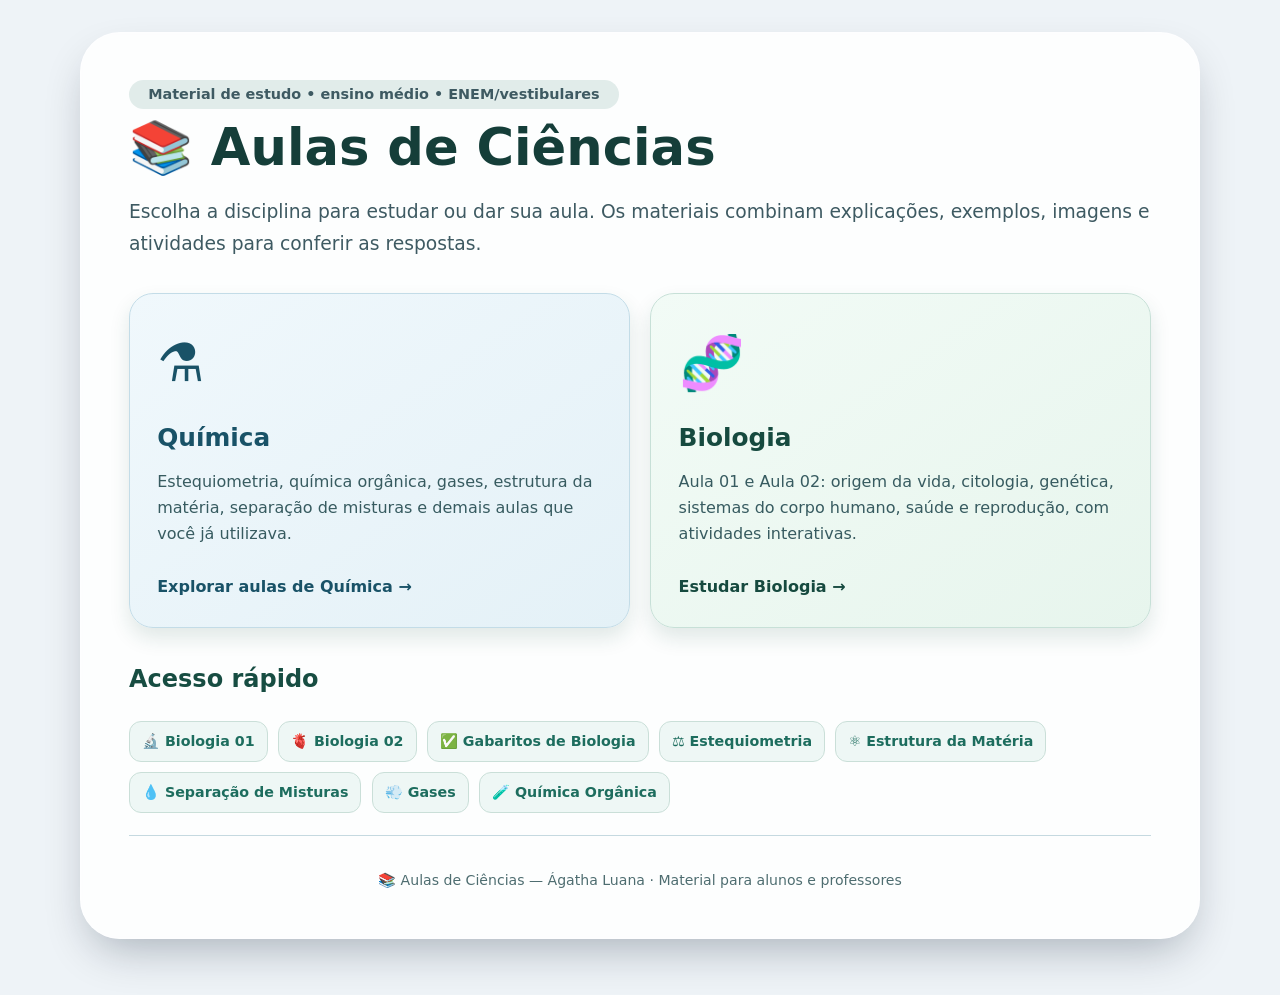
<file: index.html>
<!DOCTYPE html><html lang="pt-BR"><head><meta charset="UTF-8"><meta name="viewport" content="width=device-width,initial-scale=1.0"><meta name="description" content="Aulas de Química e Biologia para estudar, dar aulas e resolver atividades."><title>📚 Aulas de Ciências — Ágatha</title><link rel="stylesheet" href="styles.css"><style>
.portal .slide{max-width:1120px;margin:0 auto 1.5rem}.portal h1{font-size:clamp(2.1rem,4vw,3.5rem);color:#153e39;line-height:1.2;margin:.35rem 0 1.1rem}.portal p{color:#3e5a62;line-height:1.75}.portal-cards{display:grid;grid-template-columns:repeat(2,minmax(0,1fr));gap:1.3rem;margin:2rem 0}.portal-card{display:flex;flex-direction:column;gap:.75rem;border:1px solid #c7e0d7;background:linear-gradient(145deg,#f2fbf6,#e7f5ed);padding:1.7rem;border-radius:24px;color:#164a3f;box-shadow:0 10px 20px #1a4f4220}.portal-card.chem{background:linear-gradient(145deg,#f0f8fc,#e4f1f7);border-color:#c3dce7;color:#195267}.portal-card:hover{transform:translateY(-4px);box-shadow:0 15px 30px #0e37302b}.portal-icon{font-size:3.3rem}.portal-card strong{font-size:1.55rem}.portal-card span:not(.portal-icon){color:#375b60}.portal-card b{margin-top:auto;padding-top:1rem}.portal-links{display:flex;flex-wrap:wrap;gap:.65rem;margin:1.4rem 0}.portal-links a{display:inline-block;background:#eef7f5;border:1px solid #cadfd8;border-radius:12px;padding:.5rem .75rem;font-weight:650;font-size:.89rem}.portal-footer{font-size:.88rem;text-align:center;color:#4e6d70!important}.portal-lead{font-size:1.17rem}.portal .slide:hover{transform:none}@media(max-width:650px){.portal-cards{grid-template-columns:1fr}.portal-card{padding:1.25rem}.portal .slide{padding:1.4rem}}
</style></head><body class="portal"><main class="slide-container"><section class="slide"><p class="tag">Material de estudo • ensino médio • ENEM/vestibulares</p><h1>📚 Aulas de Ciências</h1><p class="portal-lead">Escolha a disciplina para estudar ou dar sua aula. Os materiais combinam explicações, exemplos, imagens e atividades para conferir as respostas.</p>
<div class="portal-cards"><a class="portal-card chem" href="Quimica.html"><span class="portal-icon">⚗️</span><strong>Química</strong><span>Estequiometria, química orgânica, gases, estrutura da matéria, separação de misturas e demais aulas que você já utilizava.</span><b>Explorar aulas de Química →</b></a><a class="portal-card" href="Biologia.html"><span class="portal-icon">🧬</span><strong>Biologia</strong><span>Aula 01 e Aula 02: origem da vida, citologia, genética, sistemas do corpo humano, saúde e reprodução, com atividades interativas.</span><b>Estudar Biologia →</b></a></div>
<h2 style="color:#174d42;margin:1rem 0">Acesso rápido</h2><div class="portal-links"><a href="Biologia.html#aula1">🔬 Biologia 01</a><a href="Biologia.html#aula2">🫀 Biologia 02</a><a href="Biologia.html#gabarito-rapido">✅ Gabaritos de Biologia</a><a href="Estequiometria.html">⚖️ Estequiometria</a><a href="Estrutura_da_Materia.html">⚛️ Estrutura da Matéria</a><a href="Separacao_de_Misturas.html">💧 Separação de Misturas</a><a href="Gases.html">💨 Gases</a><a href="QuimicaOrganica.html">🧪 Química Orgânica</a></div>
<div class="footer-note"><p class="portal-footer">📚 Aulas de Ciências — Ágatha Luana · Material para alunos e professores</p></div>
</section></main></body></html>
</file>
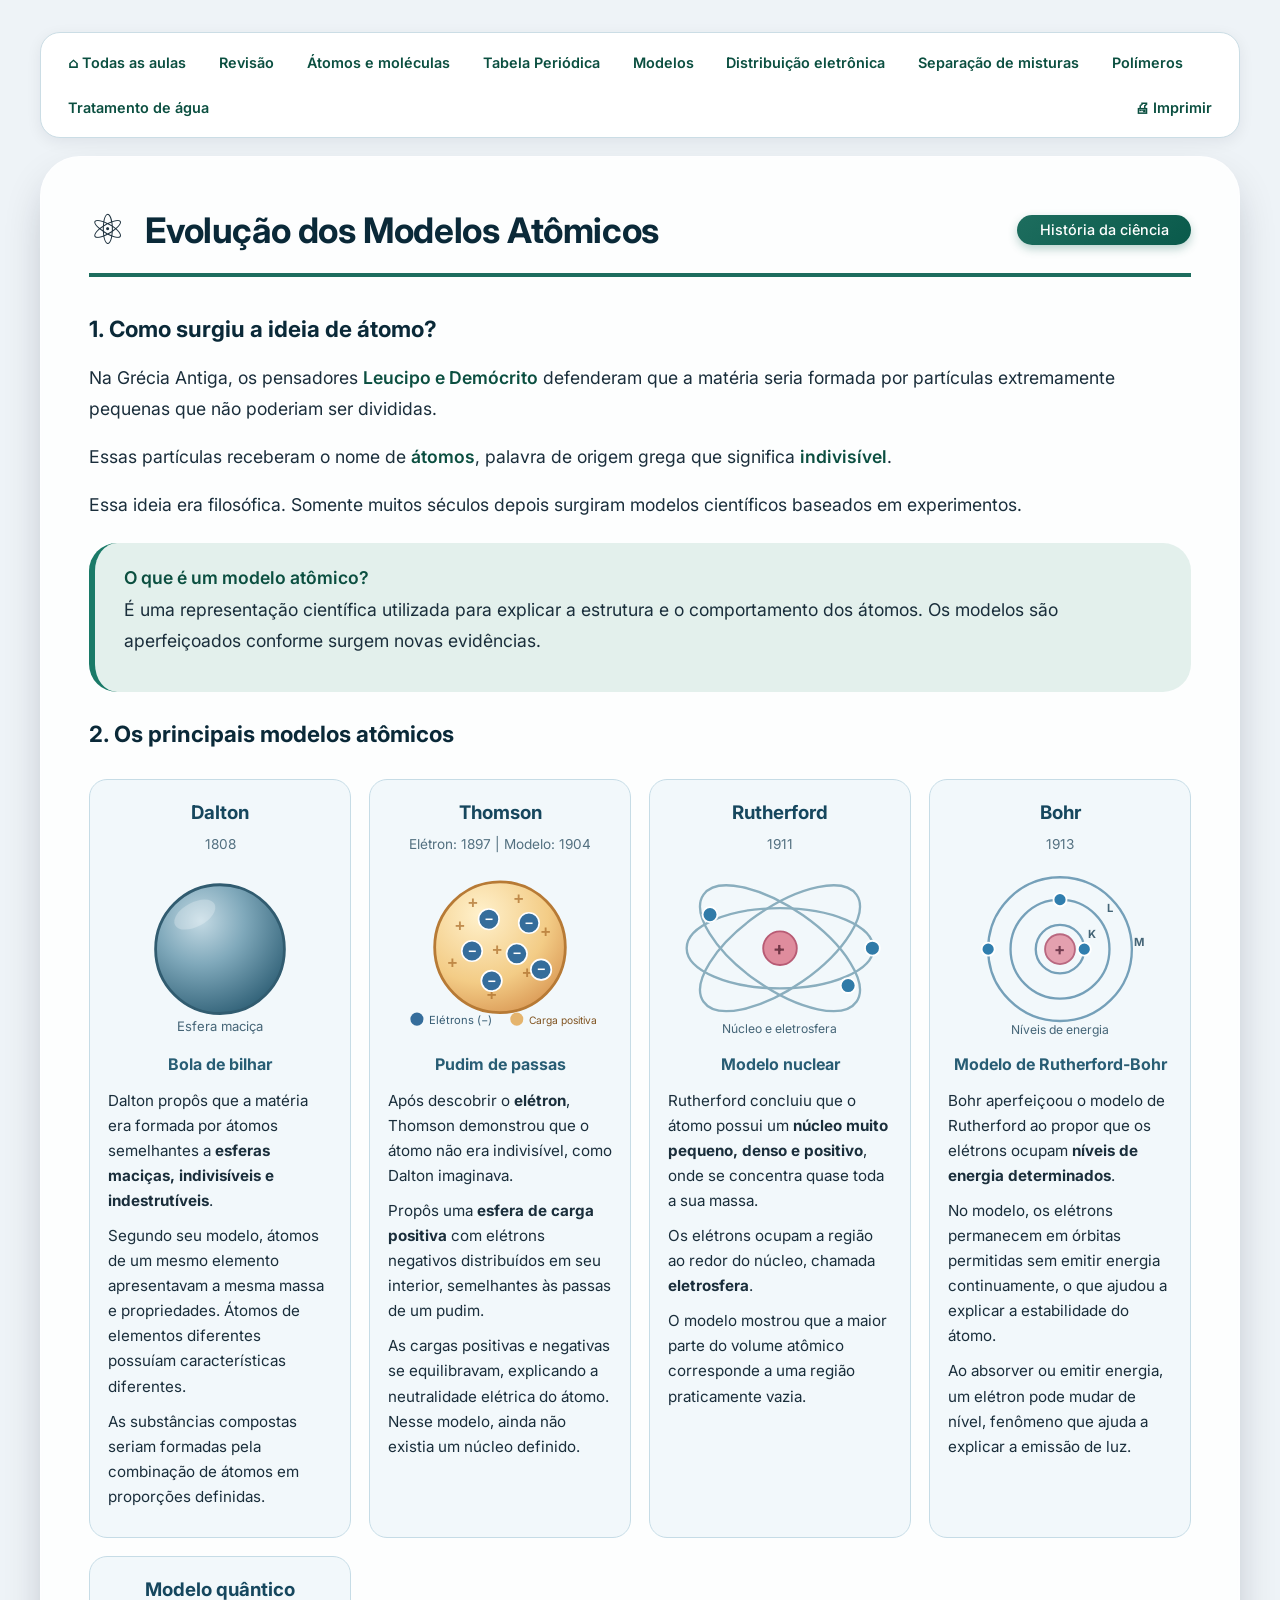
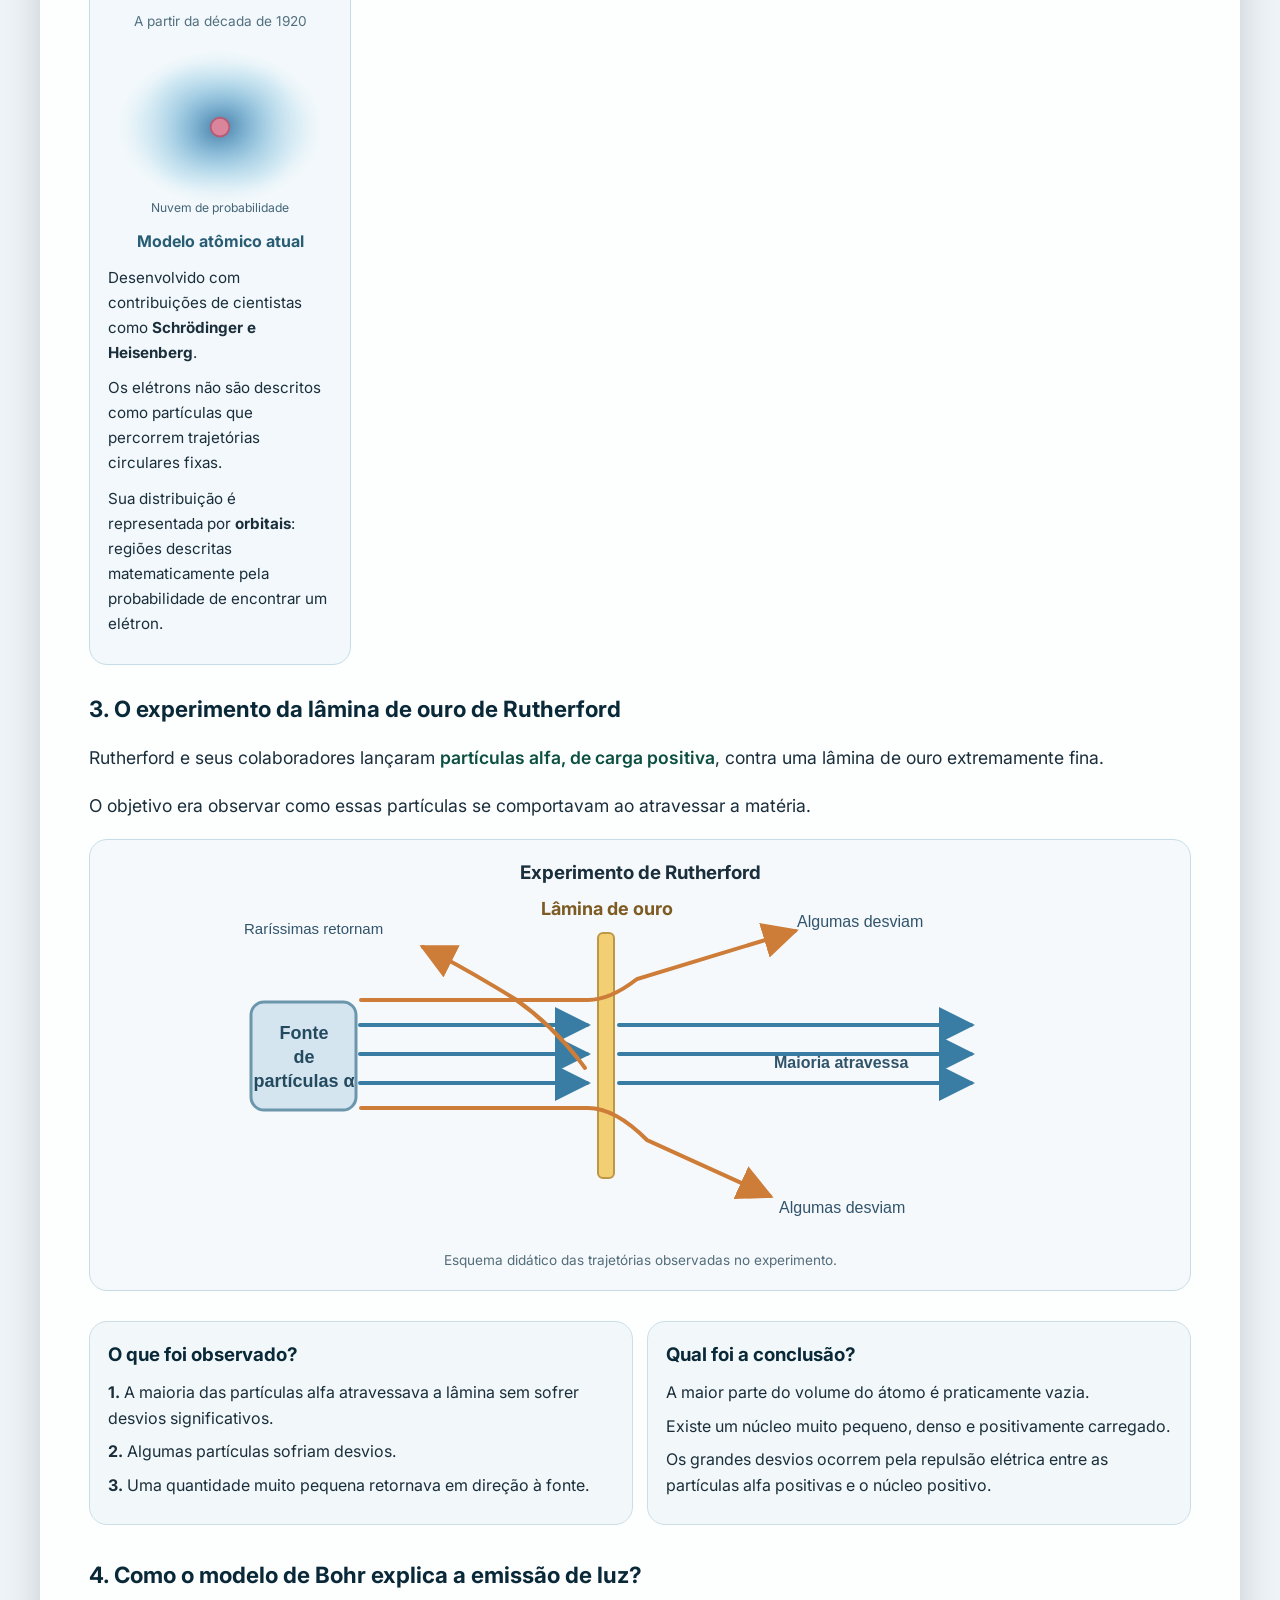
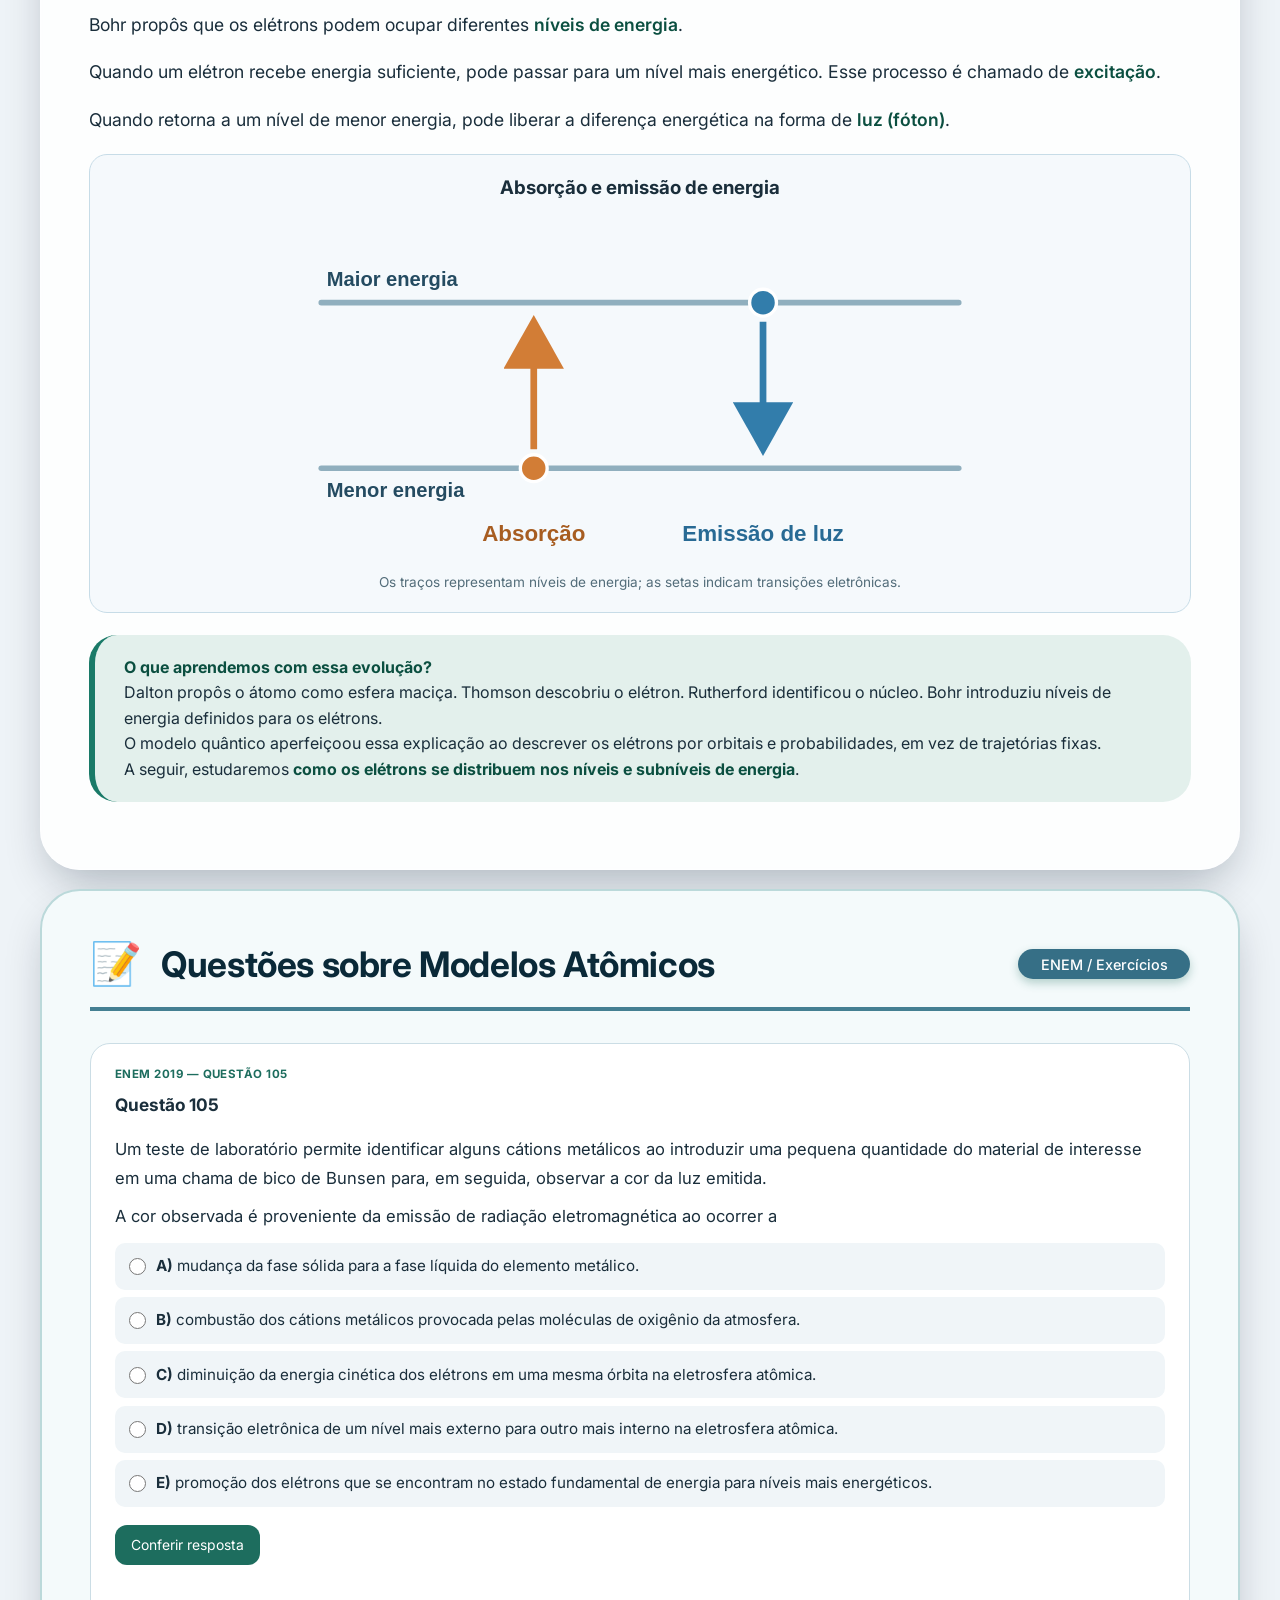
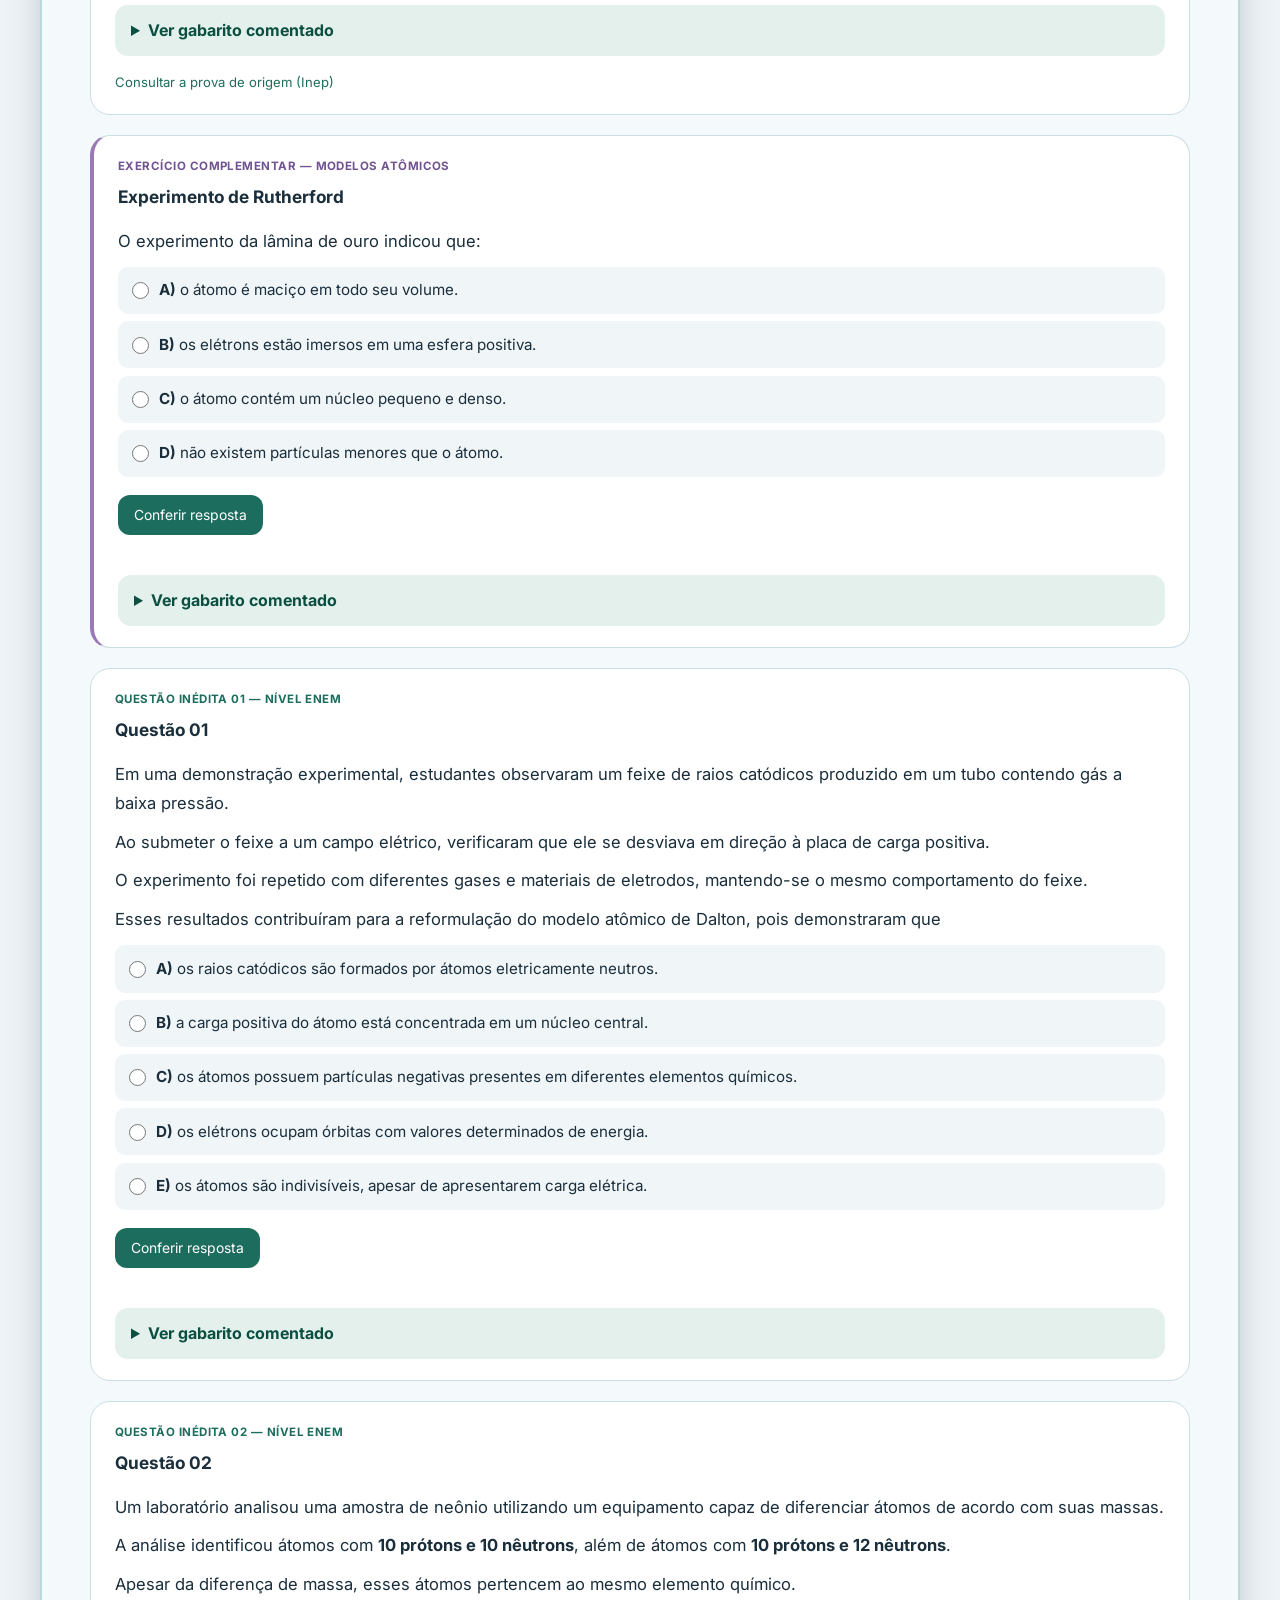
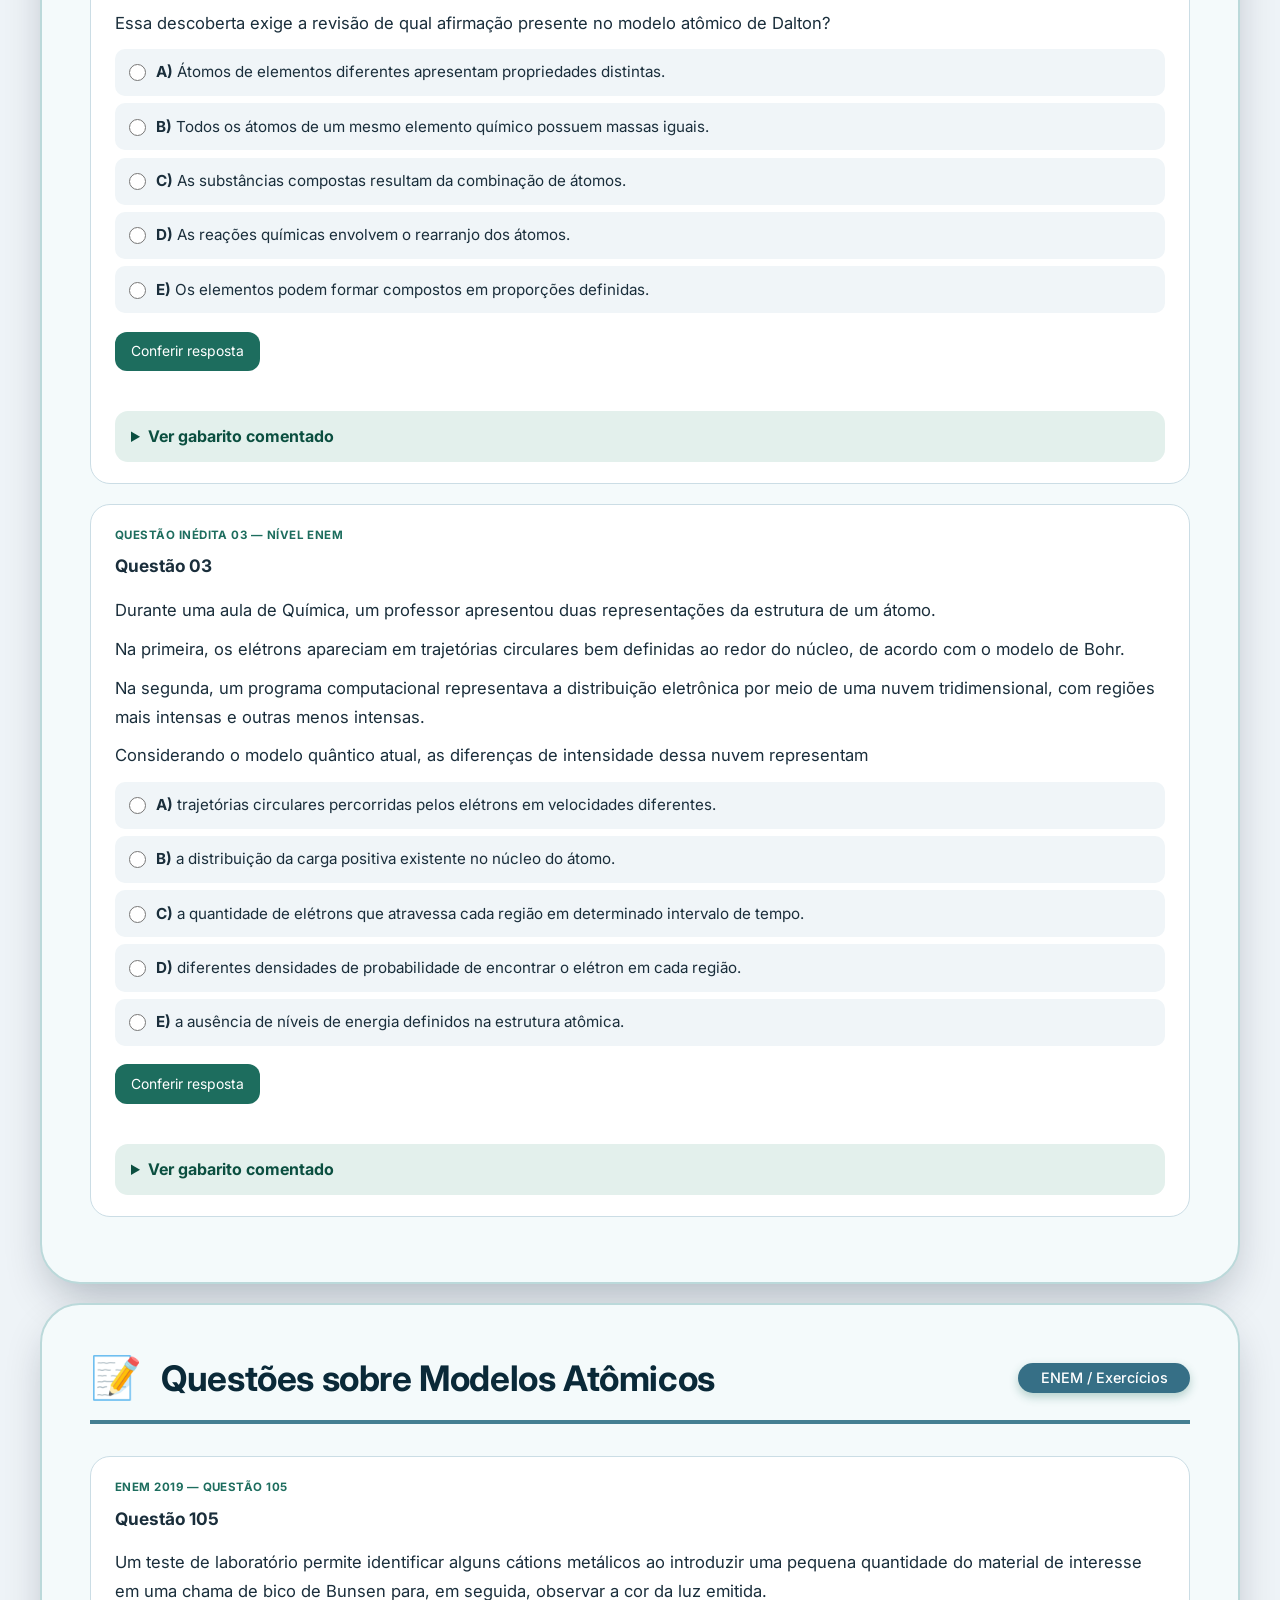
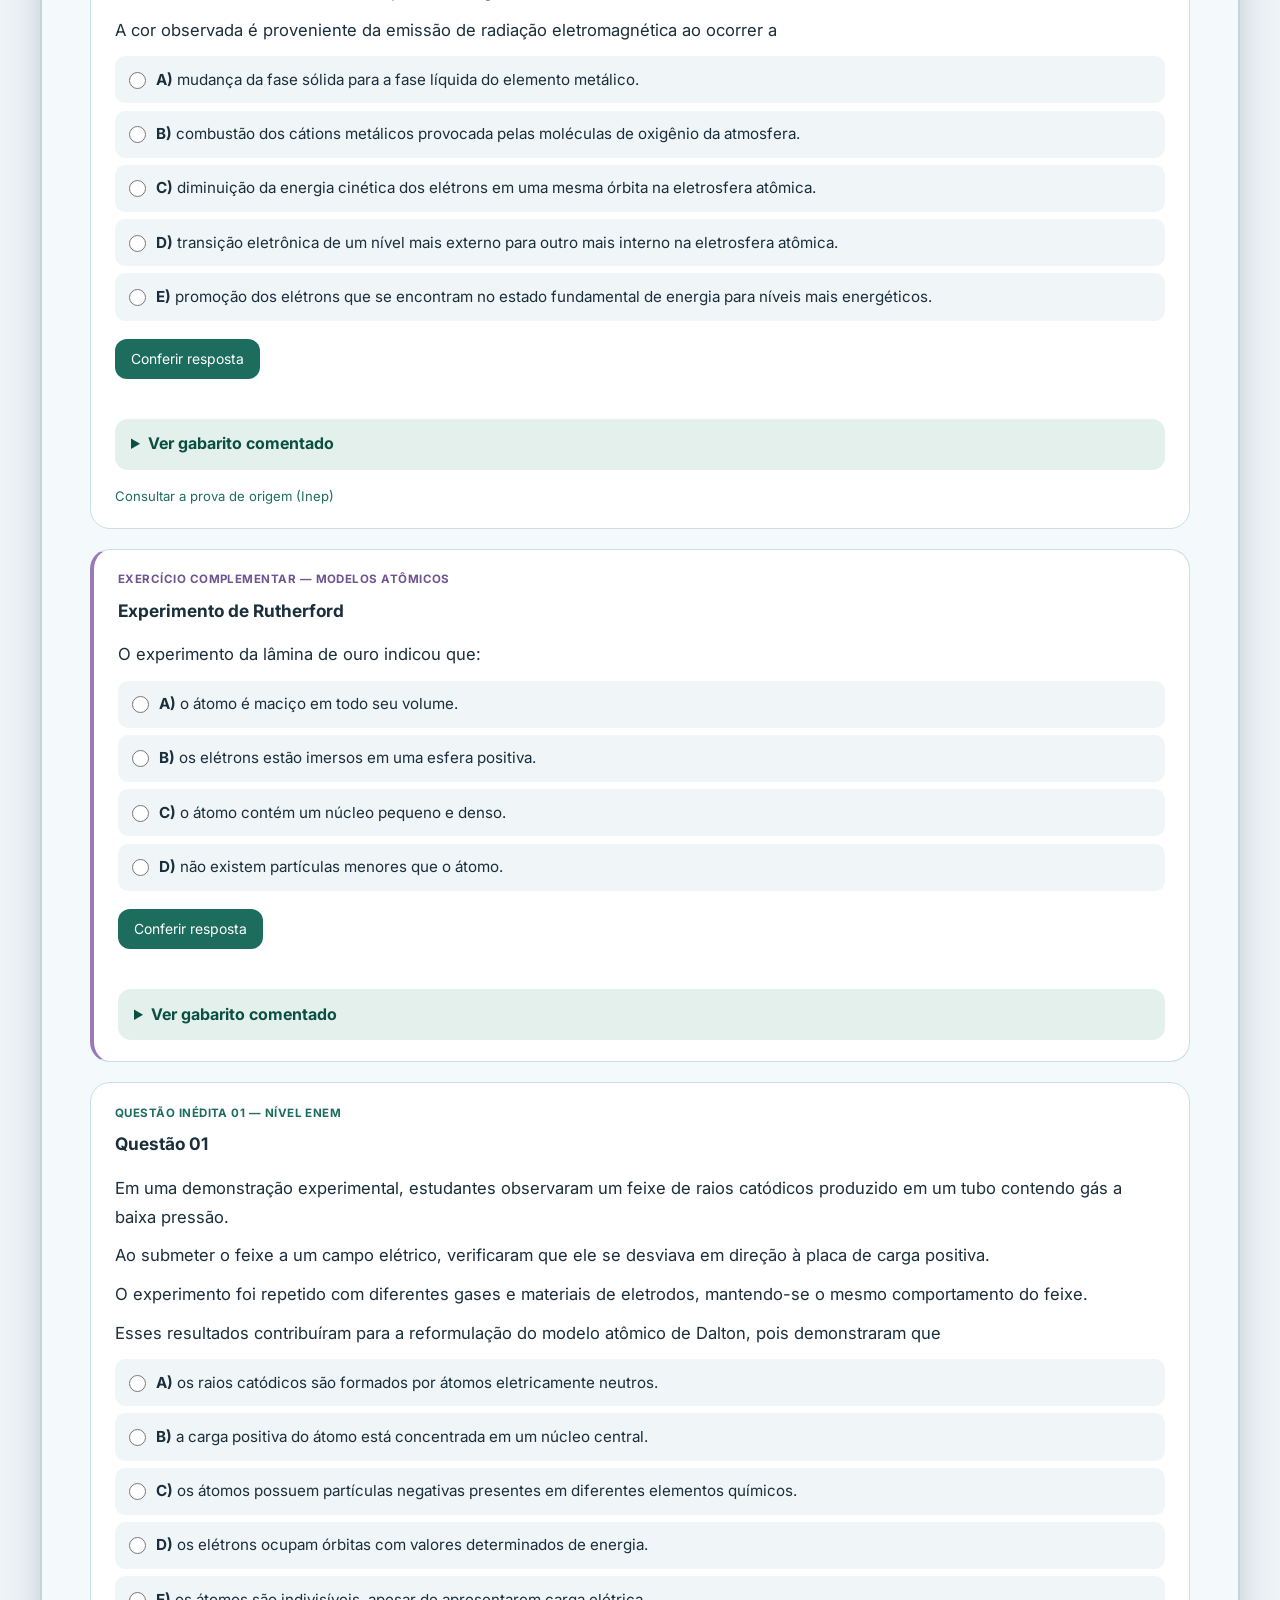
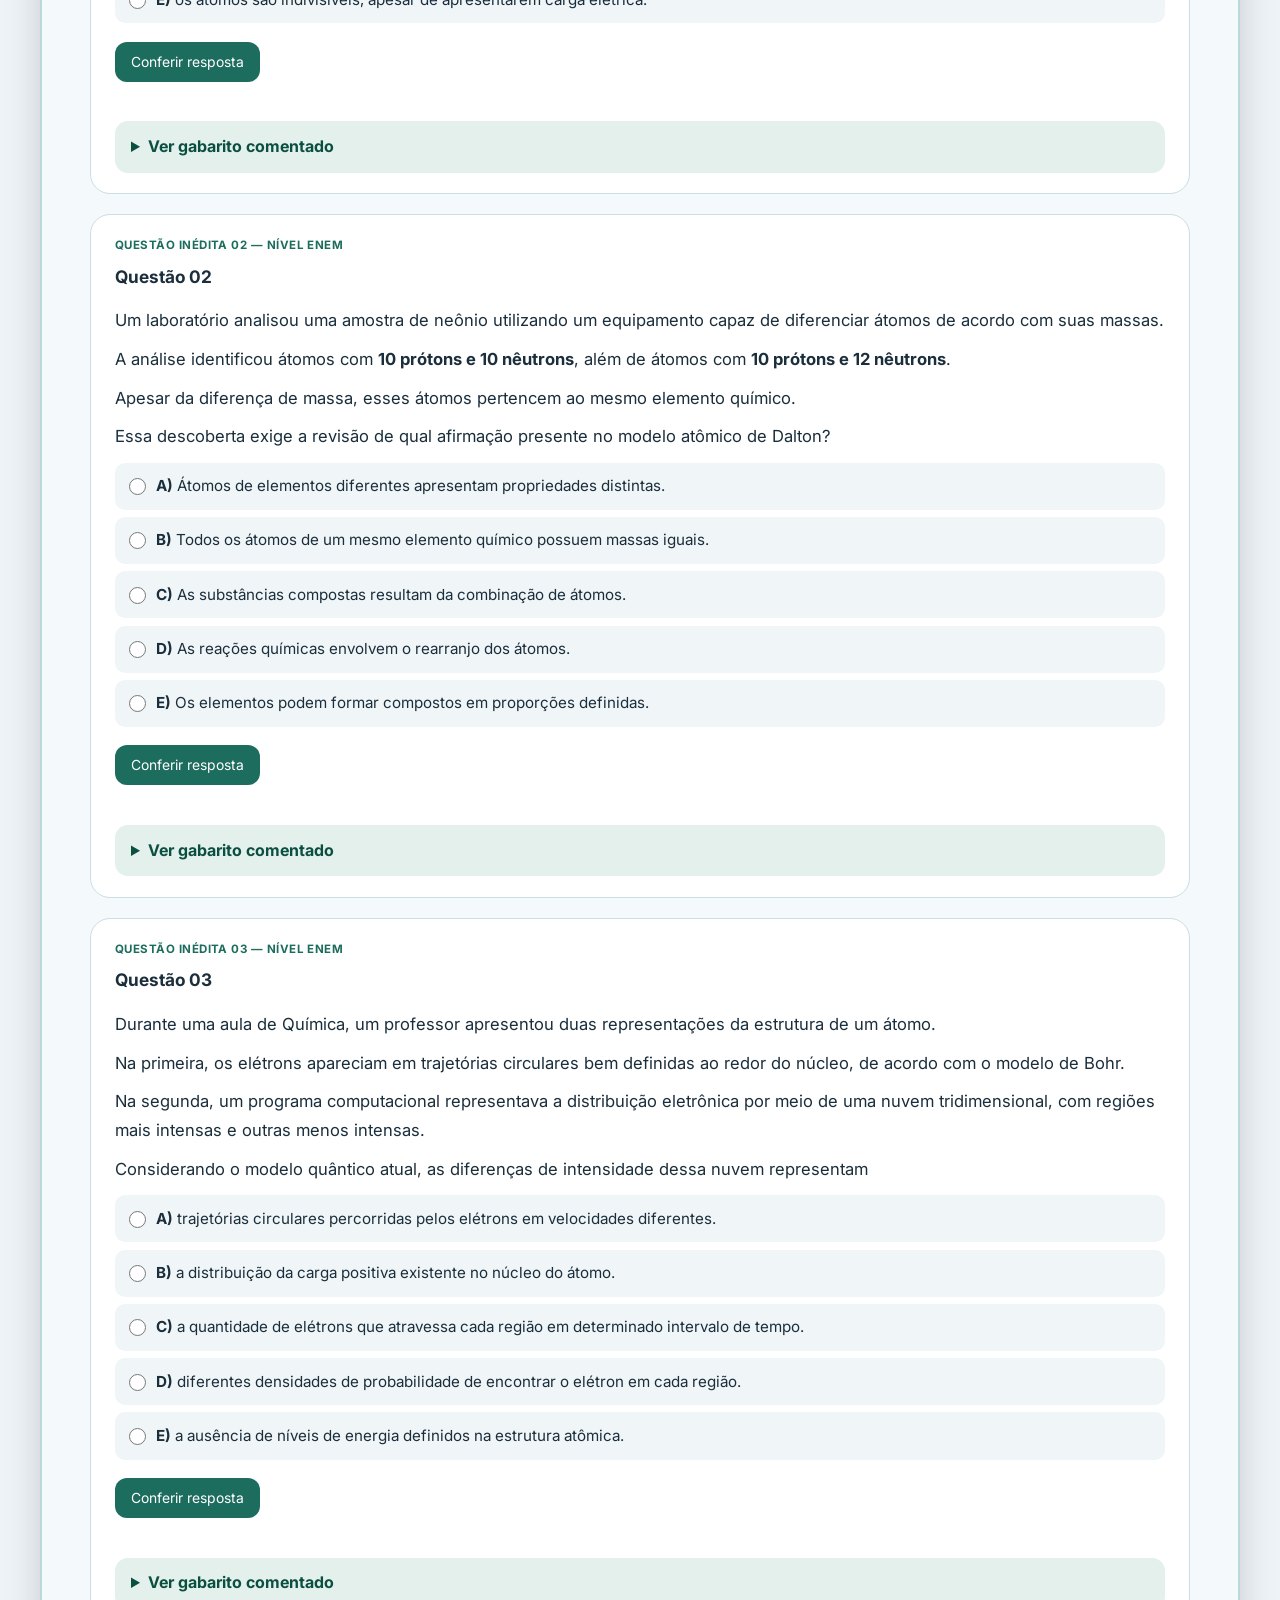
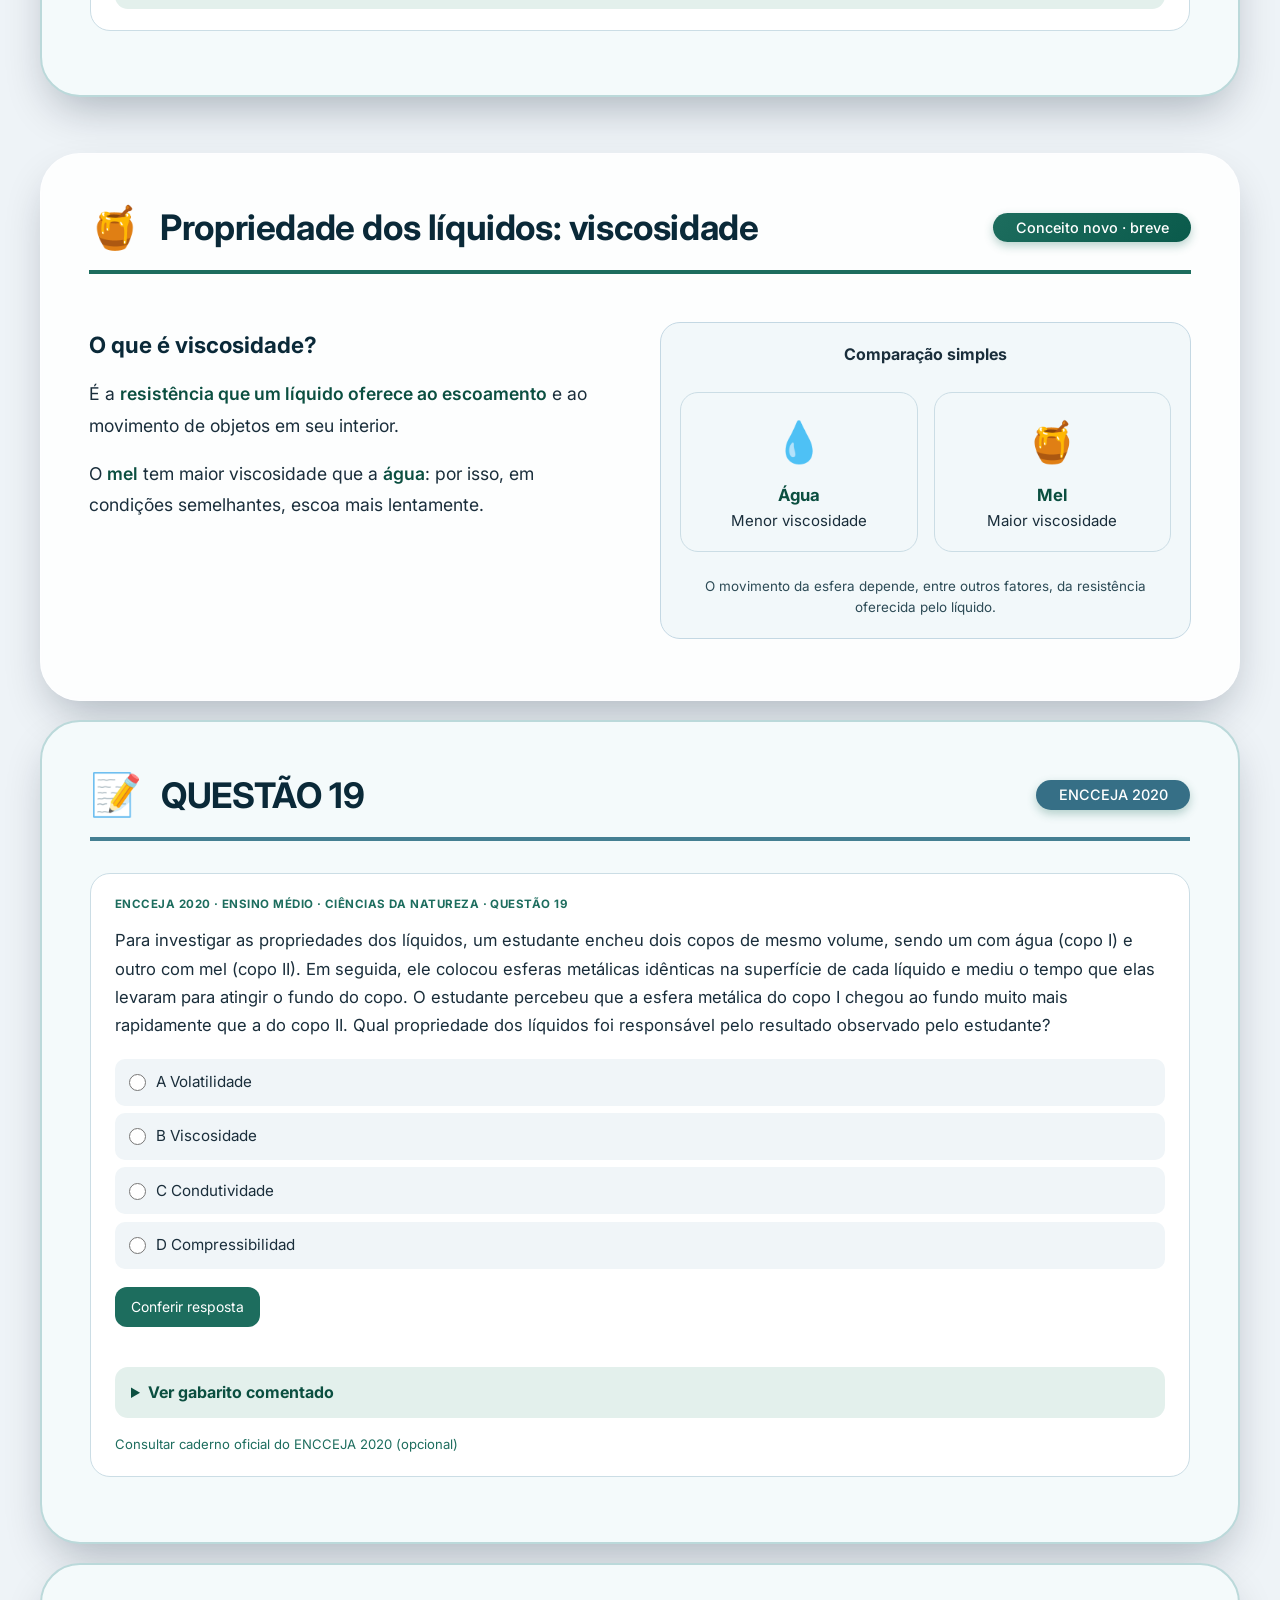
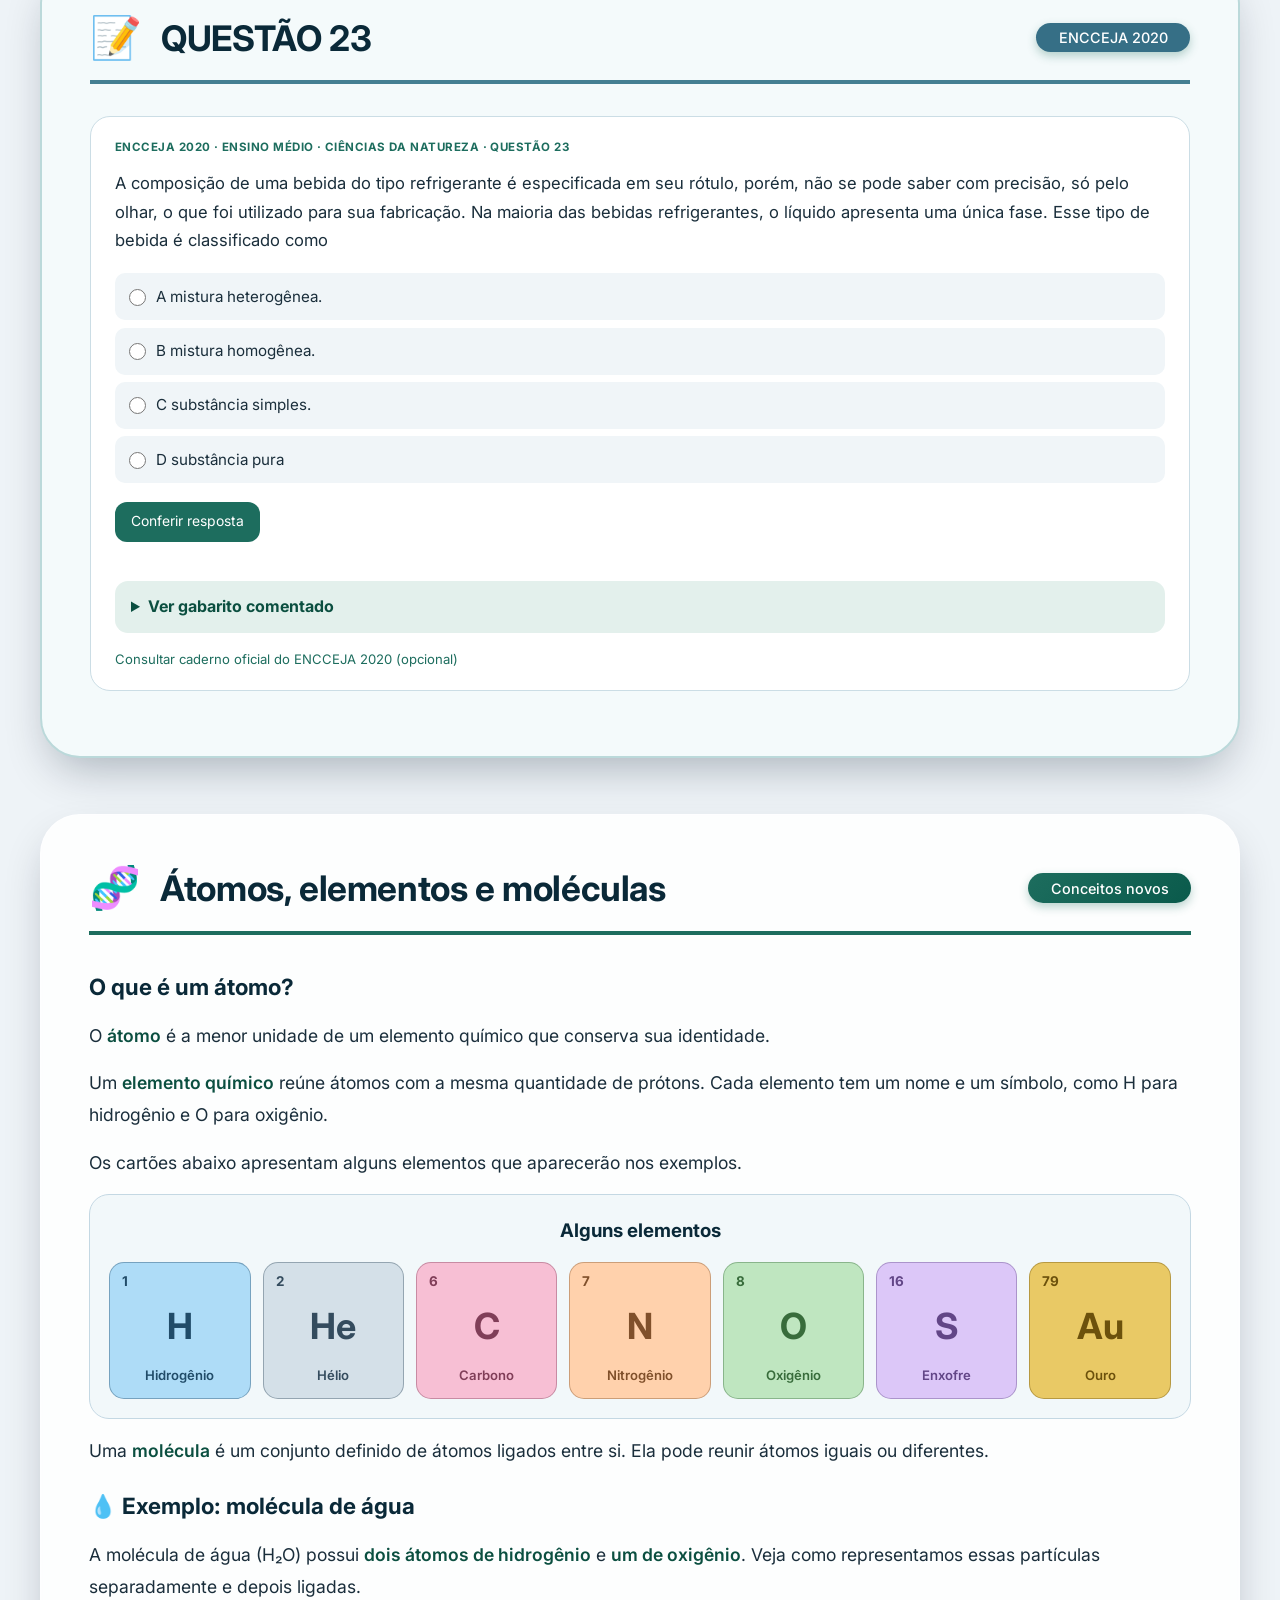
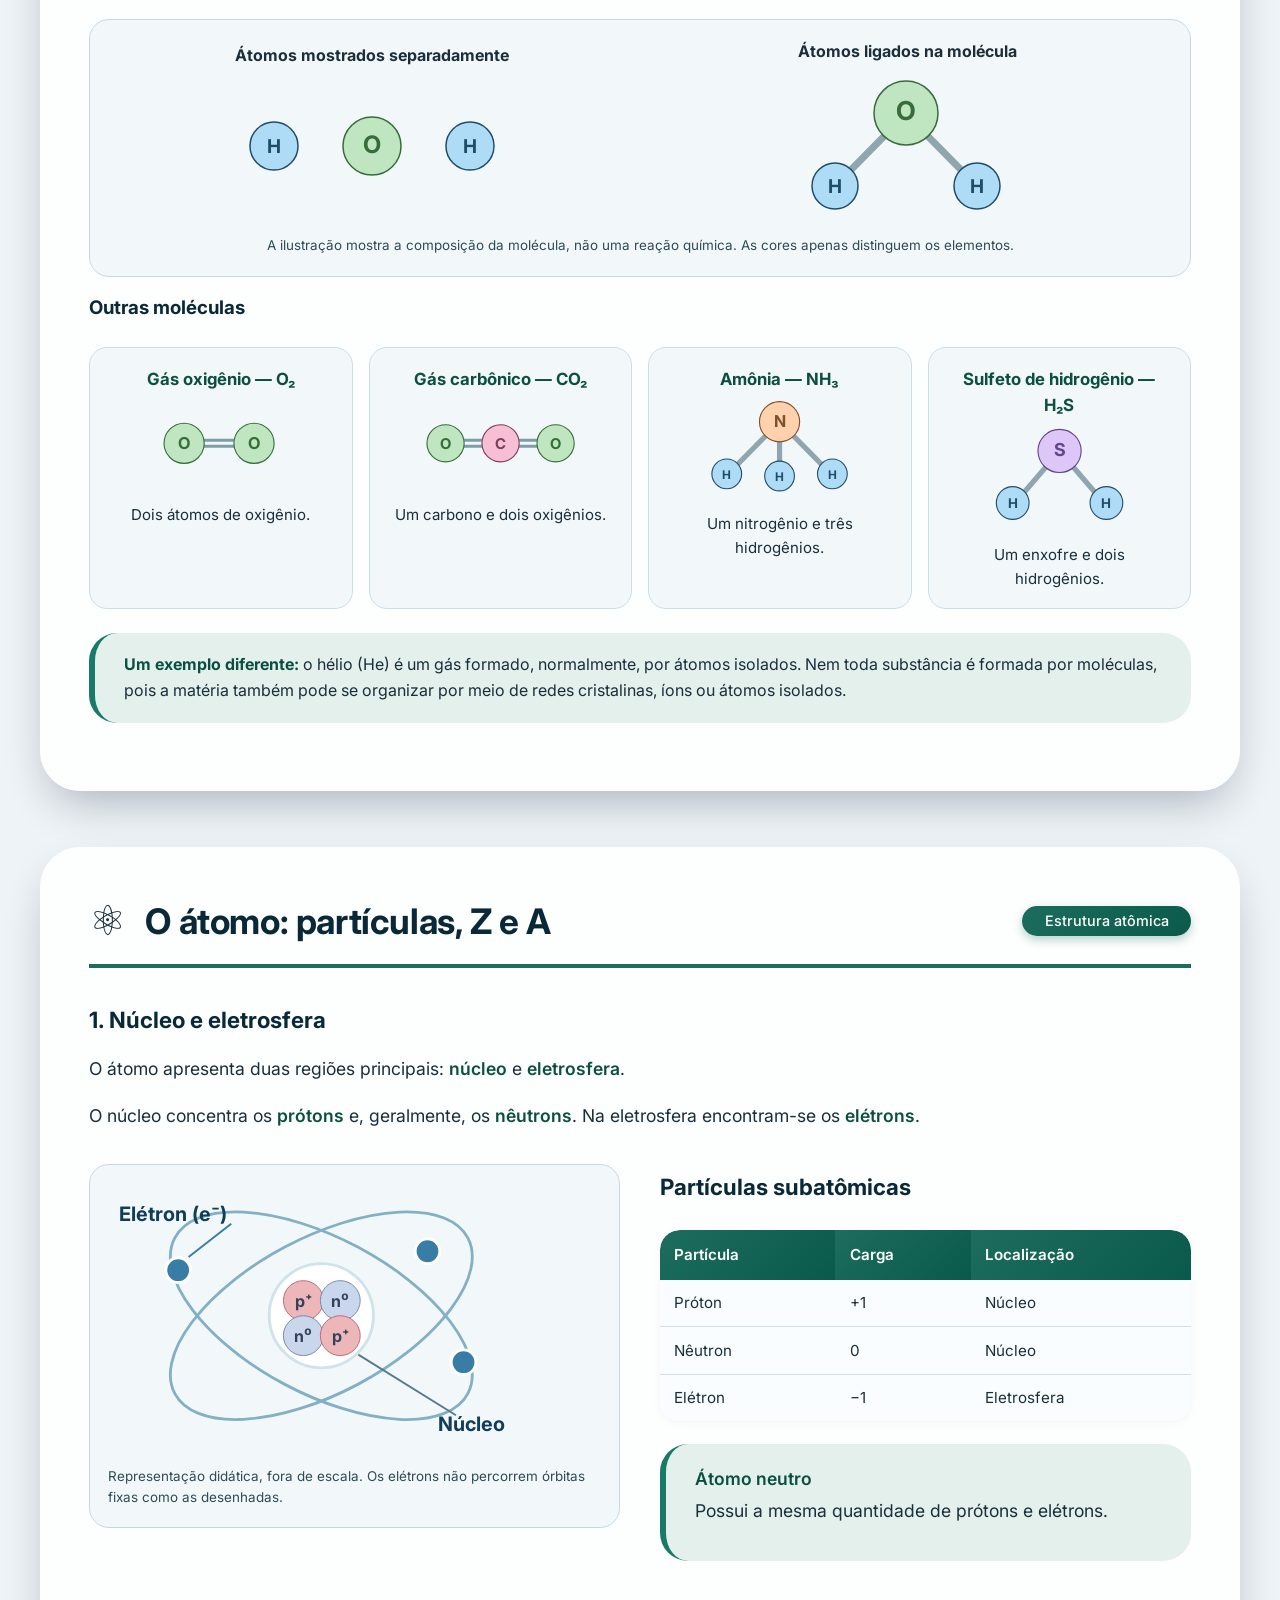
<file: Aula_Completa.html>
<!doctype html>
<html lang="pt-BR">

<head>
  <meta charset="utf-8">
  <meta name="viewport" content="width=device-width,initial-scale=1">
  <meta name="description"
    content="Aula integrada de Química: estrutura atômica, modelos, camadas eletrônicas e separação de misturas, com exercícios de ENEM/ENCCEJA após cada slide.">
  <title>Aula integrada de Química | Estrutura da Matéria, Modelos Atômicos e Separação de Misturas</title>
  <link rel="preconnect" href="https://fonts.googleapis.com">
  <link rel="preconnect" href="https://fonts.gstatic.com" crossorigin>
  <link href="https://fonts.googleapis.com/css2?family=Inter:wght@400;500;600;700;800&display=swap" rel="stylesheet">
  <link rel="stylesheet" href="styles.css">

  <style>
    /* Regras complementares EXCLUSIVAS desta página; o styles.css compartilhado é preservado. */
    .exam-slide {
      border: 2px solid #bbd9da;
      background: #f4fafb;
      margin-top: -2.3rem;
    }

    .exam-slide .slide-header {
      border-bottom-color: #447f92;
    }

    .exam-slide .badge {
      background: #366f86;
    }

    .exam-statement {
      font-size: 1.04rem;
      line-height: 1.75;
    }

    .exam-statement p {
      margin-bottom: .6rem;
    }

    .exam-source {
      margin: 1rem 0 0;
      font-size: .82rem;
    }

    .exam-from-material {
      border-left: 4px solid #9b79b6;
    }

    .exam-from-material .exam-meta {
      color: #715392;
    }

    .model-visual-grid {
      display: grid;
      grid-template-columns: repeat(auto-fit, minmax(155px, 1fr));
      gap: .75rem;
      margin: 1.3rem 0
    }

    .model-visual {
      padding: .8rem;
      background: #f0f7f8;
      border: 1px solid #cee1e4;
      border-radius: 15px;
      text-align: center;
      display: flex;
      flex-direction: column;
      align-items: center;
      gap: .3rem
    }

    .model-visual svg {
      width: 100%;
      max-width: 125px;
      height: 115px
    }

    .model-visual small {
      color: var(--text-muted);
      font-size: .8rem
    }

    .method-grid {
      display: grid;
      grid-template-columns: repeat(auto-fit, minmax(230px, 1fr));
      gap: 1rem;
      margin: 1.25rem 0;
    }

    .method-grid h3 {
      margin: 0 0 .65rem;
      color: var(--primary-dark);
    }

    .water-steps {
      grid-template-columns: repeat(3, minmax(0, 1fr));
    }

    .diagram-card svg {
      display: block;
      margin: .6rem auto;
    }

    .question-options .option-row {
      text-align: left;
    }

    .lesson-nav {
      position: relative;
    }

    .lesson-contents {
      display: flex;
      flex-wrap: wrap;
      gap: .5rem;
      margin: 0 0 1.3rem;
    }

    .lesson-contents a {
      display: inline-block;
      padding: .4rem .8rem;
      background: #dceeea;
      border-radius: 60px;
      color: var(--primary-dark);
      font-weight: 600;
      font-size: .82rem;
    }

    .exam-slide .exam-quiz {
      background: white;
    }

    @media(max-width:700px) {
      .water-steps {
        grid-template-columns: repeat(2, minmax(0, 1fr));
      }

      .exam-slide {
        margin-top: -1.2rem;
      }

      .method-grid {
        grid-template-columns: 1fr;
      }
    }

    @media(max-width:420px) {
      .water-steps {
        grid-template-columns: 1fr;
      }

      .exam-slide .slide-header h2 {
        font-size: 1.18rem;
      }
    }

    @media print {
      .exam-slide {
        margin-top: 0;
        background: white !important;
      }

      .exam-quiz {
        break-inside: auto;
      }

      .question-options input {
        appearance: auto;
      }

      .exam-source {
        display: none;
      }
    }


    /* Questões enviadas pelo professor: manter a leitura confortável
       usando os cartões do layout original, sem modo tela cheia. */
    .prova-2020 .exam-statement {
      line-height: 1.7;
    }

    .prova-2020 .option-row {
      white-space: normal;
    }

    .prova-2020 .preserved-question {
      margin: 0.8rem 0 1.2rem;
    }

    .lesson-review {
      background: #f7fbfa;
    }

    /* ---- Estilos da aula (centralizados, sem tela cheia) ---- */

    .q-visual {
      background: #f2f8fa;
      border: 1px solid #c4d8e3;
      border-radius: 20px;
      padding: 18px;
      margin: 1rem 0;
    }

    .q-visual svg {
      display: block;
      width: 100%;
      max-width: 670px;
      height: auto;
      margin: auto;
    }

    .q-cards {
      display: grid;
      grid-template-columns: repeat(auto-fit, minmax(min(100%, 235px), 1fr));
      gap: 16px;
      margin: 1rem 0;
    }

    .q-card {
      padding: 17px;
      border: 1px solid #c6dce4;
      background: #f4f9fb;
      border-radius: 17px;
    }

    .q-card h3 {
      margin: 0 0 8px;
      color: #0a2938;
    }

    .q-card p {
      margin: .45rem 0;
    }

    .q-arrow-row {
      display: flex;
      gap: 14px;
      flex-wrap: wrap;
      align-items: center;
      justify-content: center;
      margin: 12px 0;
    }

    .q-ion {
      flex: 1 1 180px;
      max-width: 270px;
      min-width: 0;
      text-align: center;
      padding: 15px;
      background: #edf5f9;
      border: 1px solid #c6dce4;
      border-radius: 15px;
    }

    .q-ion strong {
      font-size: 2.1rem;
      display: block;
      color: #164b66;
    }

    .q-ion small {
      display: block;
      color: #345260;
      font-size: .86rem;
    }

    .q-ion-arrow {
      text-align: center;
      color: #156c61;
      font-weight: 800;
    }

    .q-equal {
      text-align: center;
      font-weight: 750;
      font-size: 1.1rem;
      color: #0b4f40;
      padding: 12px;
      background: #e1f0e9;
      border-radius: 12px;
    }

    @media (max-width: 480px) {

      .q-ion-arrow {
        width: 100%;
      }

      .q-visual {
        padding: 12px;
      }
    }

    /* ---- Estilos da aula (centralizados, sem tela cheia) ---- */

    .ga-esquema {
      width: 100%;
      margin: 1.5rem auto;
    }

    .ga-esquema svg {
      width: 100%;
      max-width: 950px;
      height: auto;
      display: block;
      margin: auto;
    }

    .ga-versao-celular {
      display: none;
    }

    @media (max-width: 650px) {
      .ga-versao-desktop {
        display: none;
      }

      .ga-versao-celular {
        display: block;
      }

      .ga-cartao-celular {
        max-width: 270px;
        margin: 15px auto;
        background: #fff;
        color: #111;
        border: 4px solid #222;
        padding: 16px 18px;
        text-align: center;
        border-radius: 4px;
      }

      .ga-legenda-celular {
        text-align: left;
        display: grid;
        gap: 10px;
        margin-top: 18px;
      }

      .ga-legenda-celular div {
        background: #edf5f9;
        border-radius: 10px;
        padding: 10px 14px;
        font-size: .95rem;
      }
    }

    /* ---- Estilos da aula (centralizados, sem tela cheia) ---- */

    .qa-card {
      background: #f2f8fa;
      border: 1px solid #cbdde5;
      border-radius: 18px;
      padding: 18px;
      margin: 10px 0;
    }

    .qa-card h3 {
      margin: 0 0 10px;
      color: #0a2938;
    }

    .qa-card p {
      margin: 8px 0;
    }

    .qa-mini-grid {
      display: grid;
      grid-template-columns:
        repeat(auto-fit, minmax(min(100%, 220px), 1fr));
      gap: 14px;
      margin: 20px 0;
    }

    .qa-figure {
      background: #f3f8fb;
      border: 1px solid #cbdde5;
      border-radius: 20px;
      padding: 18px;
      margin: 18px 0;
    }

    .qa-figure svg {
      display: block;
      width: 100%;
      height: auto;
      margin: auto;
    }

    .qa-periodic {
      display: grid;
      grid-template-columns: repeat(18, 47px);
      grid-template-rows: 28px repeat(4, 62px);
      gap: 4px;
      width: max-content;
      margin: 10px auto;
    }

    .qa-periodic .group {
      text-align: center;
      align-self: center;
      font-weight: bold;
      font-size: 14px;
      color: #214d61;
    }

    .qa-periodic .el {
      display: flex;
      flex-direction: column;
      align-items: center;
      justify-content: center;
      background: #dce9f0;
      border: 1px solid #8fbbc9;
      border-radius: 7px;
      color: #173d50;
      font-size: 12px;
    }

    .qa-periodic .el strong {
      font-size: 20px;
    }

    .qa-periodic .metal {
      background: #d5e5fa;
    }

    .qa-periodic .ametal {
      background: #dff1d8;
    }

    .qa-periodic .nobre {
      background: #e9dbfa;
    }

    .qa-periodic .destaque {
      background: #f8e4a8;
      border: 3px solid #ba8721;
      color: #65470a;
    }

    .qa-modelos {
      display: grid;
      grid-template-columns:
        repeat(auto-fit, minmax(min(100%, 180px), 1fr));
      gap: 14px;
      margin: 18px 0;
    }

    .qa-modelo {
      background: #f1f8fa;
      border: 1px solid #cbdde5;
      border-radius: 16px;
      padding: 14px;
      text-align: center;
    }

    .qa-modelo svg {
      width: 100%;
      max-width: 150px;
      height: 125px;
      display: block;
      margin: auto;
    }

    .qa-modelo h3 {
      margin: 7px 0;
    }

    .qa-modelo p {
      font-size: .9rem;
      margin: 6px 0;
    }

    .qa-level {
      background: #e8f3f9;
      border: 1px solid #b6d3e1;
      border-radius: 12px;
      padding: 13px;
      margin: 8px 0;
      display: flex;
      justify-content: space-between;
      gap: 10px;
      align-items: center;
    }

    .qa-level.valencia {
      background: #dff2e6;
      border: 2px solid #86bd9c;
    }

    @media (max-width: 650px) {

      .qa-figure {
        padding: 12px;
      }
    }
  </style>
</head>

<body>
  <main class="slide-container" id="inicio">
    <nav class="lesson-nav" aria-label="Navegação"><a href="index.html">⌂ Todas as aulas</a><a
        href="#encceja-2020-23">Revisão</a><a href="#atomos-moleculas">Átomos e moléculas</a><a
        href="#tabela-modelos">Tabela Periódica</a><a href="#modelos-atomicos">Modelos</a><a
        href="#camadas-eletronicas">Distribuição eletrônica</a><a href="#escolha-metodos">Separação de misturas</a><a
        href="#polimeros">Polímeros</a><a href="#tratamento-da-agua">Tratamento de água</a><button type="button"
        class="print-action" onclick="window.print()">🖨 Imprimir</button></nav>













<section class="slide" id="modelos-atomicos">

      <style>
        #modelos-atomicos .qa-modelos {
          display: grid;
          grid-template-columns: repeat(auto-fit,
              minmax(min(100%, 220px), 1fr));
          gap: 18px;
          margin: 24px 0;
        }

        #modelos-atomicos .qa-modelo {
          background: #f2f8fb;
          border: 1px solid #c6dce6;
          border-radius: 18px;
          padding: 18px;
          text-align: center;
        }

        #modelos-atomicos .qa-modelo svg {
          display: block;
          width: 100%;
          max-width: 230px;
          height: auto;
          margin: 12px auto;
        }

        #modelos-atomicos .qa-modelo h3 {
          margin: 0 0 6px;
          color: #16475e;
        }

        #modelos-atomicos .qa-modelo p {
          text-align: left;
          font-size: .95rem;
          line-height: 1.65;
          margin: 10px 0;
        }

        #modelos-atomicos .qa-modelo .modelo-data {
          display: block;
          font-size: .85rem;
          color: #537080;
          margin-bottom: 8px;
        }

        #modelos-atomicos .modelo-apelido {
          display: block;
          text-align: center;
          font-weight: 700;
          color: #285d74;
          margin: 10px 0;
        }

        #modelos-atomicos .modelo-diagrama {
          background: #f5f9fc;
          border: 1px solid #c7dce7;
          border-radius: 18px;
          padding: 18px;
          margin: 18px 0;
        }

        #modelos-atomicos .modelo-diagrama svg {
          display: block;
          width: 100%;
          max-width: 850px;
          height: auto;
          margin: auto;
        }

        #modelos-atomicos .modelo-legenda {
          color: #536d7a;
          font-size: .85rem;
          text-align: center;
          margin-top: 12px;
        }

        @media (max-width: 600px) {
          #modelos-atomicos .modelo-diagrama {
            padding: 10px;
          }

          #modelos-atomicos .qa-modelo {
            padding: 16px;
          }
        }
      </style>

      <div class="slide-header">
        <span class="icon-big" aria-hidden="true">⚛️</span>
        <h2>Evolução dos Modelos Atômicos</h2>
        <span class="badge">História da ciência</span>
      </div>

      <div class="text-block">

        <h3>1. Como surgiu a ideia de átomo?</h3>

        <p>
          Na Grécia Antiga, os pensadores
          <strong>Leucipo e Demócrito</strong>
          defenderam que a matéria seria formada
          por partículas extremamente pequenas
          que não poderiam ser divididas.
        </p>

        <p>
          Essas partículas receberam o nome
          de <strong>átomos</strong>, palavra
          de origem grega que significa
          <strong>indivisível</strong>.
        </p>

        <p>
          Essa ideia era filosófica.
          Somente muitos séculos depois
          surgiram modelos científicos baseados
          em experimentos.
        </p>

        <div class="highlight-box">
          <strong>O que é um modelo atômico?</strong>

          <p>
            É uma representação científica
            utilizada para explicar a estrutura
            e o comportamento dos átomos.
            Os modelos são aperfeiçoados
            conforme surgem novas evidências.
          </p>
        </div>

      </div>

      <div class="text-block">
        <h3>2. Os principais modelos atômicos</h3>
      </div>

      <div class="qa-modelos">

        <div class="qa-modelo">

          <h3>Dalton</h3>
          <span class="modelo-data">1808</span>

          <svg viewBox="0 0 240 185" xmlns="http://www.w3.org/2000/svg" role="img" aria-label="Modelo de Dalton: átomo representado
           por uma esfera maciça">

            <defs>
              <radialGradient id="dalton-esfera-2026" cx="35%" cy="28%" r="75%">
                <stop offset="0%" stop-color="#c4dae4" />
                <stop offset="45%" stop-color="#80a9bb" />
                <stop offset="100%" stop-color="#36667c" />
              </radialGradient>
            </defs>

            <circle cx="120" cy="88" r="69" fill="url(#dalton-esfera-2026)" stroke="#315c70" stroke-width="3" />

            <ellipse cx="93" cy="51" rx="24" ry="13" fill="#ffffff" opacity=".25" transform="rotate(-28 93 51)" />

            <text x="120" y="176" text-anchor="middle" font-size="14" fill="#456577">
              Esfera maciça
            </text>

          </svg>

          <strong class="modelo-apelido">
            Bola de bilhar
          </strong>

          <p>
            Dalton propôs que a matéria era
            formada por átomos semelhantes
            a <strong>esferas maciças,
              indivisíveis e indestrutíveis</strong>.
          </p>

          <p>
            Segundo seu modelo, átomos de um
            mesmo elemento apresentavam
            a mesma massa e propriedades.
            Átomos de elementos diferentes
            possuíam características diferentes.
          </p>

          <p>
            As substâncias compostas seriam
            formadas pela combinação de átomos
            em proporções definidas.
          </p>

        </div>

        <div class="qa-modelo">

          <h3>Thomson</h3>
          <span class="modelo-data">
            Elétron: 1897 | Modelo: 1904
          </span>

          <svg viewBox="0 0 240 185" xmlns="http://www.w3.org/2000/svg" role="img" aria-label="Modelo de Thomson: esfera de carga
           positiva distribuída uniformemente,
           com elétrons negativos incrustados no interior">

            <defs>
              <radialGradient id="thomson-esfera-2026" cx="35%" cy="25%" r="80%">
                <stop offset="0%" stop-color="#fff1cc" />
                <stop offset="65%" stop-color="#f3cc86" />
                <stop offset="100%" stop-color="#dc9d59" />
              </radialGradient>
            </defs>

            <circle cx="120" cy="86" r="70" fill="url(#thomson-esfera-2026)" stroke="#b77a35" stroke-width="3" />

            <g font-family="Arial, sans-serif" font-size="18" font-weight="bold" text-anchor="middle" fill="#ae702d"
              opacity=".75">
              <text x="91" y="44">+</text>
              <text x="140" y="40">+</text>
              <text x="169" y="75">+</text>
              <text x="149" y="119">+</text>
              <text x="111" y="143">+</text>
              <text x="69" y="108">+</text>
              <text x="77" y="69">+</text>
              <text x="117" y="94">+</text>
            </g>

            <g fill="#356d9b" stroke="#ffffff" stroke-width="1.8">
              <circle cx="108" cy="56" r="11" />
              <circle cx="151" cy="60" r="11" />
              <circle cx="90" cy="90" r="11" />
              <circle cx="138" cy="93" r="11" />
              <circle cx="111" cy="122" r="11" />
              <circle cx="164" cy="110" r="11" />
            </g>

            <g fill="white" font-family="Arial, sans-serif" font-size="15" font-weight="bold" text-anchor="middle">
              <text x="108" y="61">−</text>
              <text x="151" y="65">−</text>
              <text x="90" y="95">−</text>
              <text x="138" y="98">−</text>
              <text x="111" y="127">−</text>
              <text x="164" y="115">−</text>
            </g>

            <circle cx="31" cy="163" r="7" fill="#356d9b" />

            <text x="44" y="168" font-size="12" fill="#385d74">
              Elétrons (−)
            </text>

            <circle cx="138" cy="163" r="7" fill="#e5b46d" />

            <text x="151" y="168" font-size="11" fill="#805421">
              Carga positiva
            </text>

          </svg>

          <strong class="modelo-apelido">
            Pudim de passas
          </strong>

          <p>
            Após descobrir o
            <strong>elétron</strong>, Thomson
            demonstrou que o átomo não era
            indivisível, como Dalton imaginava.
          </p>

          <p>
            Propôs uma <strong>esfera de carga
              positiva</strong> com elétrons negativos
            distribuídos em seu interior,
            semelhantes às passas de um pudim.
          </p>

          <p>
            As cargas positivas e negativas
            se equilibravam, explicando
            a neutralidade elétrica do átomo.
            Nesse modelo, ainda não existia
            um núcleo definido.
          </p>

        </div>

        <div class="qa-modelo">

          <h3>Rutherford</h3>
          <span class="modelo-data">1911</span>

          <svg viewBox="0 0 240 185" xmlns="http://www.w3.org/2000/svg" role="img" aria-label="Modelo de Rutherford:
           núcleo positivo pequeno e denso
           com elétrons na região externa">

            <ellipse cx="120" cy="87" rx="100" ry="43" fill="none" stroke="#8aaebe" stroke-width="2.5"
              transform="rotate(35 120 87)" />

            <ellipse cx="120" cy="87" rx="100" ry="43" fill="none" stroke="#8aaebe" stroke-width="2.5"
              transform="rotate(-35 120 87)" />

            <ellipse cx="120" cy="87" rx="100" ry="43" fill="none" stroke="#8aaebe" stroke-width="2.5" />

            <circle cx="120" cy="87" r="18" fill="#df8c9d" stroke="#b85b74" stroke-width="2" />

            <text x="120" y="94" text-anchor="middle" font-size="20" font-weight="bold" fill="#713747">
              +
            </text>

            <g fill="#317ba8" stroke="#ffffff" stroke-width="2">
              <circle cx="45" cy="51" r="8" />
              <circle cx="193" cy="127" r="8" />
              <circle cx="219" cy="87" r="8" />
            </g>

            <text x="120" y="178" text-anchor="middle" font-size="13" fill="#456577">
              Núcleo e eletrosfera
            </text>

          </svg>

          <strong class="modelo-apelido">
            Modelo nuclear
          </strong>

          <p>
            Rutherford concluiu que o átomo
            possui um <strong>núcleo muito
              pequeno, denso e positivo</strong>,
            onde se concentra quase toda
            a sua massa.
          </p>

          <p>
            Os elétrons ocupam a região
            ao redor do núcleo, chamada
            <strong>eletrosfera</strong>.
          </p>

          <p>
            O modelo mostrou que a maior
            parte do volume atômico
            corresponde a uma região
            praticamente vazia.
          </p>

        </div>

        <div class="qa-modelo">

          <h3>Bohr</h3>
          <span class="modelo-data">1913</span>

          <svg viewBox="0 0 240 185" xmlns="http://www.w3.org/2000/svg" role="img" aria-label="Modelo de Bohr:
           núcleo central com elétrons
           em níveis definidos de energia">

            <circle cx="120" cy="88" r="26" fill="none" stroke="#75a0b9" stroke-width="2.5" />

            <circle cx="120" cy="88" r="53" fill="none" stroke="#75a0b9" stroke-width="2.5" />

            <circle cx="120" cy="88" r="77" fill="none" stroke="#75a0b9" stroke-width="2.5" />

            <circle cx="120" cy="88" r="16" fill="#e4a0af" stroke="#b96880" stroke-width="2" />

            <text x="120" y="94" text-anchor="middle" font-size="18" font-weight="bold" fill="#733c50">
              +
            </text>

            <g fill="#307eae" stroke="white" stroke-width="2">
              <circle cx="146" cy="88" r="7" />
              <circle cx="120" cy="35" r="7" />
              <circle cx="43" cy="88" r="7" />
            </g>

            <g fill="#456577" font-size="12" font-weight="bold">
              <text x="150" y="76">K</text>
              <text x="170" y="48">L</text>
              <text x="199" y="85">M</text>
            </g>

            <text x="120" y="179" text-anchor="middle" font-size="13" fill="#456577">
              Níveis de energia
            </text>

          </svg>

          <strong class="modelo-apelido">
            Modelo de Rutherford-Bohr
          </strong>

          <p>
            Bohr aperfeiçoou o modelo de
            Rutherford ao propor que os
            elétrons ocupam
            <strong>níveis de energia
              determinados</strong>.
          </p>

          <p>
            No modelo, os elétrons permanecem
            em órbitas permitidas sem emitir
            energia continuamente, o que
            ajudou a explicar a estabilidade
            do átomo.
          </p>

          <p>
            Ao absorver ou emitir energia,
            um elétron pode mudar
            de nível, fenômeno que ajuda
            a explicar a emissão de luz.
          </p>

        </div>

        <div class="qa-modelo">

          <h3>Modelo quântico</h3>

          <span class="modelo-data">
            A partir da década de 1920
          </span>

          <svg viewBox="0 0 240 185" xmlns="http://www.w3.org/2000/svg" role="img" aria-label="Modelo quântico:
           nuvem eletrônica representando regiões
           de probabilidade ao redor do núcleo">

            <defs>
              <radialGradient id="nuvem-quantica-2026" cx="50%" cy="50%" r="50%">
                <stop offset="0%" stop-color="#447fa7" stop-opacity=".9" />
                <stop offset="38%" stop-color="#79b0d1" stop-opacity=".65" />
                <stop offset="75%" stop-color="#a8d5e9" stop-opacity=".35" />
                <stop offset="100%" stop-color="#c9e7f3" stop-opacity="0" />
              </radialGradient>
            </defs>

            <ellipse cx="120" cy="88" rx="109" ry="82" fill="url(#nuvem-quantica-2026)" />

            <ellipse cx="120" cy="88" rx="87" ry="57" fill="url(#nuvem-quantica-2026)" opacity=".65"
              transform="rotate(35 120 88)" />

            <ellipse cx="120" cy="88" rx="87" ry="57" fill="url(#nuvem-quantica-2026)" opacity=".65"
              transform="rotate(-35 120 88)" />

            <circle cx="120" cy="88" r="10" fill="#db859c" stroke="#b65d75" stroke-width="2" />

            <text x="120" y="179" text-anchor="middle" font-size="13" fill="#456577">
              Nuvem de probabilidade
            </text>

          </svg>

          <strong class="modelo-apelido">
            Modelo atômico atual
          </strong>

          <p>
            Desenvolvido com contribuições
            de cientistas como
            <strong>Schrödinger e Heisenberg</strong>.
          </p>

          <p>
            Os elétrons não são descritos
            como partículas que percorrem
            trajetórias circulares fixas.
          </p>

          <p>
            Sua distribuição é representada
            por <strong>orbitais</strong>:
            regiões descritas matematicamente
            pela probabilidade de encontrar
            um elétron.
          </p>

        </div>

      </div>

      <div class="text-block">

        <h3>3. O experimento da lâmina de ouro de Rutherford</h3>

        <p>
          Rutherford e seus colaboradores
          lançaram <strong>partículas alfa,
            de carga positiva</strong>,
          contra uma lâmina de ouro
          extremamente fina.
        </p>

        <p>
          O objetivo era observar como
          essas partículas se comportavam
          ao atravessar a matéria.
        </p>

      </div>

      <div class="modelo-diagrama">

        <h3 style="text-align:center;">
          Experimento de Rutherford
        </h3>

        <svg viewBox="0 0 850 350" xmlns="http://www.w3.org/2000/svg" role="img" aria-label="Partículas alfa atingem uma
         fina lâmina de ouro. A maioria atravessa
         em linha reta, algumas desviam e raríssimas
         retornam em direção à fonte">

          <defs>
            <marker id="seta-rutherford-2026" markerWidth="9" markerHeight="9" refX="8" refY="4.5" orient="auto">
              <path d="M0 0 L9 4.5 L0 9 Z" fill="#397da4" />
            </marker>

            <marker id="seta-desvio-2026" markerWidth="9" markerHeight="9" refX="8" refY="4.5" orient="auto">
              <path d="M0 0 L9 4.5 L0 9 Z" fill="#cd7d38" />
            </marker>
          </defs>

          <rect x="36" y="114" width="105" height="108" rx="13" fill="#d5e5ef" stroke="#6c96ac" stroke-width="3" />

          <g font-family="Arial, sans-serif" text-anchor="middle" fill="#244a60">
            <text x="89" y="151" font-size="18" font-weight="700">
              Fonte
            </text>

            <text x="89" y="175" font-size="18" font-weight="700">
              de
            </text>

            <text x="89" y="199" font-size="18" font-weight="700">
              partículas α
            </text>
          </g>

          <rect x="383" y="45" width="16" height="245" rx="5" fill="#f2cf73" stroke="#be9744" stroke-width="2" />

          <text x="392" y="27" font-size="18" font-weight="700" text-anchor="middle" fill="#7d5b22">
            Lâmina de ouro
          </text>

          <g stroke="#397da4" stroke-width="4" fill="none" stroke-linecap="round"
            marker-end="url(#seta-rutherford-2026)">

            <path d="M145 137 H372" />
            <path d="M145 166 H372" />
            <path d="M145 195 H372" />

            <path d="M404 137 H756" />
            <path d="M404 166 H756" />
            <path d="M404 195 H756" />

          </g>

          <g stroke="#cd7d38" stroke-width="4" fill="none" stroke-linecap="round" marker-end="url(#seta-desvio-2026)">

            <path d="M146 112 L373 112
                 Q395 112 422 91
                 L580 43" />

            <path d="M146 220 L373 220
                 Q400 220 432 252
                 L555 308" />

            <path d="M370 180
                 Q340 139 300 111
                 Q250 80 208 59" />

          </g>

          <g font-family="Arial, sans-serif" font-size="16" fill="#31546b">

            <text x="582" y="39">
              Algumas desviam
            </text>

            <text x="564" y="325">
              Algumas desviam
            </text>

            <text x="559" y="180" font-weight="700">
              Maioria atravessa
            </text>

            <text x="29" y="46" font-size="15">
              Raríssimas retornam
            </text>

          </g>

        </svg>

        <p class="modelo-legenda">
          Esquema didático das trajetórias
          observadas no experimento.
        </p>

      </div>

      <div class="qa-mini-grid">

        <div class="qa-card">

          <h3>O que foi observado?</h3>

          <p>
            <strong>1.</strong> A maioria das
            partículas alfa atravessava
            a lâmina sem sofrer
            desvios significativos.
          </p>

          <p>
            <strong>2.</strong> Algumas partículas
            sofriam desvios.
          </p>

          <p>
            <strong>3.</strong> Uma quantidade
            muito pequena retornava
            em direção à fonte.
          </p>

        </div>

        <div class="qa-card">

          <h3>Qual foi a conclusão?</h3>

          <p>
            A maior parte do volume do átomo
            é praticamente vazia.
          </p>

          <p>
            Existe um núcleo muito pequeno,
            denso e positivamente carregado.
          </p>

          <p>
            Os grandes desvios ocorrem
            pela repulsão elétrica entre
            as partículas alfa positivas
            e o núcleo positivo.
          </p>

        </div>

      </div>

      <div class="text-block">

        <h3>4. Como o modelo de Bohr explica a emissão de luz?</h3>

        <p>
          Bohr propôs que os elétrons
          podem ocupar diferentes
          <strong>níveis de energia</strong>.
        </p>

        <p>
          Quando um elétron recebe energia
          suficiente, pode passar para
          um nível mais energético.
          Esse processo é chamado de
          <strong>excitação</strong>.
        </p>

        <p>
          Quando retorna a um nível
          de menor energia, pode liberar
          a diferença energética na forma
          de <strong>luz (fóton)</strong>.
        </p>

      </div>

      <div class="modelo-diagrama">

        <h3 style="text-align:center;">
          Absorção e emissão de energia
        </h3>

        <svg viewBox="0 0 760 320" xmlns="http://www.w3.org/2000/svg" role="img" aria-label="Diagrama de dois níveis de
         energia. Uma seta ascendente indica
         absorção e uma seta descendente
         indica emissão de luz">

          <defs>
            <marker id="seta-absorve-2026" markerWidth="9" markerHeight="9" refX="7" refY="4.5" orient="auto">
              <path d="M0 0 L8 4.5 L0 9 Z" fill="#d27d36" />
            </marker>

            <marker id="seta-emite-2026" markerWidth="9" markerHeight="9" refX="7" refY="4.5" orient="auto">
              <path d="M0 0 L8 4.5 L0 9 Z" fill="#327dab" />
            </marker>
          </defs>

          <g stroke="#90afbe" stroke-width="5" stroke-linecap="round">

            <line x1="95" y1="90" x2="665" y2="90" />
            <line x1="95" y1="238" x2="665" y2="238" />

          </g>

          <g fill="#244b61" font-family="Arial, sans-serif" font-size="18" font-weight="700">

            <text x="100" y="75">
              Maior energia
            </text>

            <text x="100" y="264">
              Menor energia
            </text>

          </g>

          <path d="M285 221 V107" fill="none" stroke="#d27d36" stroke-width="6" marker-end="url(#seta-absorve-2026)" />

          <path d="M490 107 V221" fill="none" stroke="#327dab" stroke-width="6" marker-end="url(#seta-emite-2026)" />

          <circle cx="285" cy="238" r="12" fill="#d27d36" stroke="white" stroke-width="3" />

          <circle cx="490" cy="90" r="12" fill="#327dab" stroke="white" stroke-width="3" />

          <g text-anchor="middle" font-family="Arial, sans-serif" font-size="20" font-weight="700">

            <text x="285" y="303" fill="#a75d21">
              Absorção
            </text>

            <text x="490" y="303" fill="#286a94">
              Emissão de luz
            </text>

          </g>

        </svg>

        <p class="modelo-legenda">
          Os traços representam níveis de energia;
          as setas indicam transições eletrônicas.
        </p>

      </div>

      <div class="highlight-box">

        <strong>O que aprendemos com essa evolução?</strong>

        <p>
          Dalton propôs o átomo como esfera maciça.
          Thomson descobriu o elétron.
          Rutherford identificou o núcleo.
          Bohr introduziu níveis de energia
          definidos para os elétrons.
        </p>

        <p>
          O modelo quântico aperfeiçoou essa
          explicação ao descrever os elétrons
          por orbitais e probabilidades,
          em vez de trajetórias fixas.
        </p>

        <p>
          A seguir, estudaremos
          <strong>como os elétrons se distribuem
            nos níveis e subníveis de energia</strong>.
        </p>

      </div>

    </section>

<section class="slide exam-slide" id="exercicios-03">

      <div class="slide-header">

        <span class="icon-big" aria-hidden="true">📝</span>

        <h2>Questões sobre Modelos Atômicos</h2>

        <span class="badge">ENEM / Exercícios</span>

      </div>

  <article class="exam-quiz" data-answer="D">

        <p class="exam-meta">

          ENEM 2019 — Questão 105

        </p>

        <h3>Questão 105</h3>

        <div class="exam-statement">

          <p>

            Um teste de laboratório permite identificar alguns

            cátions metálicos ao introduzir uma pequena quantidade

            do material de interesse em uma chama de bico de

            Bunsen para, em seguida, observar a cor da luz emitida.

          </p>

          <p>

            A cor observada é proveniente da emissão de radiação

            eletromagnética ao ocorrer a

          </p>

        </div>

        <div class="question-options">

          <label class="option-row">

            <input type="radio" name="quest-03" value="A">

            <span>

              <b>A)</b> mudança da fase sólida para a fase líquida do

              elemento metálico.

            </span>

          </label>

          <label class="option-row">

            <input type="radio" name="quest-03" value="B">

            <span>

              <b>B)</b> combustão dos cátions metálicos provocada pelas

              moléculas de oxigênio da atmosfera.

            </span>

          </label>

          <label class="option-row">

            <input type="radio" name="quest-03" value="C">

            <span>

              <b>C)</b> diminuição da energia cinética dos elétrons em uma

              mesma órbita na eletrosfera atômica.

            </span>

          </label>

          <label class="option-row">

            <input type="radio" name="quest-03" value="D">

            <span>

              <b>D)</b> transição eletrônica de um nível mais externo para

              outro mais interno na eletrosfera atômica.

            </span>

          </label>

          <label class="option-row">

            <input type="radio" name="quest-03" value="E">

            <span>

              <b>E)</b> promoção dos elétrons que se encontram no

              estado fundamental de energia para níveis

              mais energéticos.

            </span>

          </label>

        </div>

        <button type="button" class="check-answer">

          Conferir resposta

        </button>

        <p class="answer-feedback" role="status" aria-live="polite"></p>

        <details class="solution-box">

          <summary>Ver gabarito comentado</summary>

          <div class="solution-text">

            <p>

              <strong>Alternativa correta: D.</strong>

            </p>

            <p>

              Quando os cátions metálicos são aquecidos

              na chama, seus elétrons podem absorver

              energia e passar para níveis mais energéticos.

            </p>

            <p>

              Ao retornarem para níveis de menor energia,

              os elétrons liberam a diferença energética

              na forma de radiação eletromagnética.

            </p>

            <p>

              Quando essa radiação está na faixa visível,

              observamos a emissão de luz colorida.

            </p>

            <div class="highlight-box">

              <strong>Resumindo:</strong>

              <p>

                Absorção de energia:

                o elétron passa para um nível

                mais energético.

              </p>

              <p>

                Emissão de luz:

                o elétron retorna para um nível

                menos energético.

              </p>

            </div>

          </div>

        </details>

        <p class="exam-source">

          <a href="https://download.inep.gov.br/educacao_basica/enem/provas/2019/caderno_de_questoes_2_dia_caderno_7_azul_aplicacao_regular.pdf"

            target="_blank" rel="noopener noreferrer">

            Consultar a prova de origem (Inep)

          </a>

        </p>

      </article>

  <article class="exam-quiz exam-from-material" data-answer="C">

        <p class="exam-meta">

          Exercício complementar — Modelos Atômicos

        </p>

        <h3>Experimento de Rutherford</h3>

        <div class="exam-statement">

          <p>

            O experimento da lâmina de ouro indicou que:

          </p>

        </div>

        <div class="question-options">

          <label class="option-row">

            <input type="radio" name="quest-rutherford" value="A">

            <span>

              <b>A)</b> o átomo é maciço em todo seu volume.

            </span>

          </label>

          <label class="option-row">

            <input type="radio" name="quest-rutherford" value="B">

            <span>

              <b>B)</b> os elétrons estão imersos

              em uma esfera positiva.

            </span>

          </label>

          <label class="option-row">

            <input type="radio" name="quest-rutherford" value="C">

            <span>

              <b>C)</b> o átomo contém um núcleo

              pequeno e denso.

            </span>

          </label>

          <label class="option-row">

            <input type="radio" name="quest-rutherford" value="D">

            <span>

              <b>D)</b> não existem partículas

              menores que o átomo.

            </span>

          </label>

        </div>

        <button type="button" class="check-answer">

          Conferir resposta

        </button>

        <p class="answer-feedback" role="status" aria-live="polite"></p>

        <details class="solution-box">

          <summary>Ver gabarito comentado</summary>

          <div class="solution-text">

            <p>

              <strong>Alternativa correta: C.</strong>

            </p>

            <p>

              A maioria das partículas alfa atravessou

              a lâmina de ouro sem grandes desvios,

              enquanto poucas sofreram desvios intensos.

            </p>

            <p>

              Isso demonstrou que o átomo possui

              um núcleo pequeno, denso e positivo,

              com grande parte de seu volume

              praticamente vazia.

            </p>

          </div>

        </details>

      </article>

  <article class="exam-quiz" data-answer="C">

    <p class="exam-meta">

      Questão inédita 01 — Nível ENEM

    </p>

    <h3>Questão 01</h3>

    <div class="exam-statement">

      <p>

        Em uma demonstração experimental, estudantes

        observaram um feixe de raios catódicos

        produzido em um tubo contendo gás

        a baixa pressão.

      </p>

      <p>

        Ao submeter o feixe a um campo elétrico,

        verificaram que ele se desviava em direção

        à placa de carga positiva.

      </p>

      <p>

        O experimento foi repetido com diferentes

        gases e materiais de eletrodos, mantendo-se

        o mesmo comportamento do feixe.

      </p>

      <p>

        Esses resultados contribuíram para a

        reformulação do modelo atômico de Dalton,

        pois demonstraram que

      </p>

    </div>

    <div class="question-options">

      <label class="option-row">

        <input type="radio" name="modelos-extra-01" value="A">

        <span>

          <b>A)</b> os raios catódicos são formados

          por átomos eletricamente neutros.

        </span>

      </label>

      <label class="option-row">

        <input type="radio" name="modelos-extra-01" value="B">

        <span>

          <b>B)</b> a carga positiva do átomo

          está concentrada em um núcleo central.

        </span>

      </label>

      <label class="option-row">

        <input type="radio" name="modelos-extra-01" value="C">

        <span>

          <b>C)</b> os átomos possuem partículas

          negativas presentes em diferentes

          elementos químicos.

        </span>

      </label>

      <label class="option-row">

        <input type="radio" name="modelos-extra-01" value="D">

        <span>

          <b>D)</b> os elétrons ocupam órbitas

          com valores determinados de energia.

        </span>

      </label>

      <label class="option-row">

        <input type="radio" name="modelos-extra-01" value="E">

        <span>

          <b>E)</b> os átomos são indivisíveis,

          apesar de apresentarem carga elétrica.

        </span>

      </label>

    </div>

    <button type="button" class="check-answer">

      Conferir resposta

    </button>

    <p class="answer-feedback"

       role="status"

       aria-live="polite"></p>

    <details class="solution-box">

      <summary>Ver gabarito comentado</summary>

      <div class="solution-text">

        <p>

          <strong>Alternativa correta: C.</strong>

        </p>

        <p>

          O desvio em direção à placa positiva

          demonstra que as partículas dos raios

          catódicos possuem carga negativa.

        </p>

        <p>

          O comportamento semelhante com

          diferentes materiais indicou que

          essas partículas eram constituintes

          comuns dos átomos.

        </p>

        <p>

          A descoberta dos elétrons demonstrou

          que o átomo não era indivisível,

          contrariando o modelo de Dalton.

        </p>

        <p>

          A alternativa B corresponde a uma

          conclusão posterior de Rutherford,

          enquanto a D se relaciona ao

          modelo de Bohr.

        </p>

      </div>

    </details>

  </article>

  <article class="exam-quiz" data-answer="B">

    <p class="exam-meta">

      Questão inédita 02 — Nível ENEM

    </p>

    <h3>Questão 02</h3>

    <div class="exam-statement">

      <p>

        Um laboratório analisou uma amostra

        de neônio utilizando um equipamento

        capaz de diferenciar átomos

        de acordo com suas massas.

      </p>

      <p>

        A análise identificou átomos com

        <strong>10 prótons e 10 nêutrons</strong>,

        além de átomos com

        <strong>10 prótons e 12 nêutrons</strong>.

      </p>

      <p>

        Apesar da diferença de massa,

        esses átomos pertencem ao mesmo

        elemento químico.

      </p>

      <p>

        Essa descoberta exige a revisão

        de qual afirmação presente

        no modelo atômico de Dalton?

      </p>

    </div>

    <div class="question-options">

      <label class="option-row">

        <input type="radio" name="modelos-extra-02" value="A">

        <span>

          <b>A)</b> Átomos de elementos diferentes

          apresentam propriedades distintas.

        </span>

      </label>

      <label class="option-row">

        <input type="radio" name="modelos-extra-02" value="B">

        <span>

          <b>B)</b> Todos os átomos de um mesmo

          elemento químico possuem massas iguais.

        </span>

      </label>

      <label class="option-row">

        <input type="radio" name="modelos-extra-02" value="C">

        <span>

          <b>C)</b> As substâncias compostas

          resultam da combinação de átomos.

        </span>

      </label>

      <label class="option-row">

        <input type="radio" name="modelos-extra-02" value="D">

        <span>

          <b>D)</b> As reações químicas envolvem

          o rearranjo dos átomos.

        </span>

      </label>

      <label class="option-row">

        <input type="radio" name="modelos-extra-02" value="E">

        <span>

          <b>E)</b> Os elementos podem formar

          compostos em proporções definidas.

        </span>

      </label>

    </div>

    <button type="button" class="check-answer">

      Conferir resposta

    </button>

    <p class="answer-feedback"

       role="status"

       aria-live="polite"></p>

    <details class="solution-box">

      <summary>Ver gabarito comentado</summary>

      <div class="solution-text">

        <p>

          <strong>Alternativa correta: B.</strong>

        </p>

        <p>

          Dalton afirmava que átomos de um mesmo

          elemento eram idênticos, inclusive

          em suas massas.

        </p>

        <p>

          A descoberta dos isótopos mostrou

          que átomos de um mesmo elemento

          podem possuir massas diferentes.

        </p>

        <p>

          No exemplo, ambos possuem

          10 prótons e, portanto, são

          átomos de neônio.

        </p>

        <div class="formula-block">

          Neônio-20: A = 10 + 10 = 20

        </div>

        <div class="formula-block">

          Neônio-22: A = 10 + 12 = 22

        </div>

        <p>

          Os dois são isótopos:

          possuem o mesmo número atômico,

          mas números de massa diferentes.

        </p>

      </div>

    </details>

  </article>

  <article class="exam-quiz" data-answer="D">

    <p class="exam-meta">

      Questão inédita 03 — Nível ENEM

    </p>

    <h3>Questão 03</h3>

    <div class="exam-statement">

      <p>

        Durante uma aula de Química, um professor

        apresentou duas representações

        da estrutura de um átomo.

      </p>

      <p>

        Na primeira, os elétrons apareciam

        em trajetórias circulares bem definidas

        ao redor do núcleo, de acordo

        com o modelo de Bohr.

      </p>

      <p>

        Na segunda, um programa computacional

        representava a distribuição eletrônica

        por meio de uma nuvem tridimensional,

        com regiões mais intensas

        e outras menos intensas.

      </p>

      <p>

        Considerando o modelo quântico atual,

        as diferenças de intensidade

        dessa nuvem representam

      </p>

    </div>

    <div class="question-options">

      <label class="option-row">

        <input type="radio" name="modelos-extra-03" value="A">

        <span>

          <b>A)</b> trajetórias circulares

          percorridas pelos elétrons

          em velocidades diferentes.

        </span>

      </label>

      <label class="option-row">

        <input type="radio" name="modelos-extra-03" value="B">

        <span>

          <b>B)</b> a distribuição da carga

          positiva existente no núcleo

          do átomo.

        </span>

      </label>

      <label class="option-row">

        <input type="radio" name="modelos-extra-03" value="C">

        <span>

          <b>C)</b> a quantidade de elétrons

          que atravessa cada região

          em determinado intervalo de tempo.

        </span>

      </label>

      <label class="option-row">

        <input type="radio" name="modelos-extra-03" value="D">

        <span>

          <b>D)</b> diferentes densidades

          de probabilidade de encontrar

          o elétron em cada região.

        </span>

      </label>

      <label class="option-row">

        <input type="radio" name="modelos-extra-03" value="E">

        <span>

          <b>E)</b> a ausência de níveis

          de energia definidos

          na estrutura atômica.

        </span>

      </label>

    </div>

    <button type="button" class="check-answer">

      Conferir resposta

    </button>

    <p class="answer-feedback"

       role="status"

       aria-live="polite"></p>

    <details class="solution-box">

      <summary>Ver gabarito comentado</summary>

      <div class="solution-text">

        <p>

          <strong>Alternativa correta: D.</strong>

        </p>

        <p>

          No modelo quântico, os elétrons

          não são representados por

          trajetórias circulares fixas.

        </p>

        <p>

          A distribuição eletrônica

          é descrita matematicamente

          por funções de onda.

        </p>

        <p>

          A partir delas, podemos determinar

          a densidade de probabilidade

          de encontrar um elétron

          em determinada região do espaço.

        </p>

        <p>

          Regiões mais intensas na representação

          indicam maior densidade de probabilidade.

          Isso não significa que o elétron

          percorra uma trajetória fixa.

        </p>

        <p>

          O modelo quântico continua

          considerando energias eletrônicas

          quantizadas, tornando incorreta

          a alternativa E.

        </p>

      </div>

    </details>

  </article>

</section>

















<section class="slide exam-slide" id="exercicios-03">

      <div class="slide-header">

        <span class="icon-big" aria-hidden="true">📝</span>

        <h2>Questões sobre Modelos Atômicos</h2>

        <span class="badge">ENEM / Exercícios</span>

      </div>

  <article class="exam-quiz" data-answer="D">

        <p class="exam-meta">

          ENEM 2019 — Questão 105

        </p>

        <h3>Questão 105</h3>

        <div class="exam-statement">

          <p>

            Um teste de laboratório permite identificar alguns

            cátions metálicos ao introduzir uma pequena quantidade

            do material de interesse em uma chama de bico de

            Bunsen para, em seguida, observar a cor da luz emitida.

          </p>

          <p>

            A cor observada é proveniente da emissão de radiação

            eletromagnética ao ocorrer a

          </p>

        </div>

        <div class="question-options">

          <label class="option-row">

            <input type="radio" name="quest-03" value="A">

            <span>

              <b>A)</b> mudança da fase sólida para a fase líquida do

              elemento metálico.

            </span>

          </label>

          <label class="option-row">

            <input type="radio" name="quest-03" value="B">

            <span>

              <b>B)</b> combustão dos cátions metálicos provocada pelas

              moléculas de oxigênio da atmosfera.

            </span>

          </label>

          <label class="option-row">

            <input type="radio" name="quest-03" value="C">

            <span>

              <b>C)</b> diminuição da energia cinética dos elétrons em uma

              mesma órbita na eletrosfera atômica.

            </span>

          </label>

          <label class="option-row">

            <input type="radio" name="quest-03" value="D">

            <span>

              <b>D)</b> transição eletrônica de um nível mais externo para

              outro mais interno na eletrosfera atômica.

            </span>

          </label>

          <label class="option-row">

            <input type="radio" name="quest-03" value="E">

            <span>

              <b>E)</b> promoção dos elétrons que se encontram no

              estado fundamental de energia para níveis

              mais energéticos.

            </span>

          </label>

        </div>

        <button type="button" class="check-answer">

          Conferir resposta

        </button>

        <p class="answer-feedback" role="status" aria-live="polite"></p>

        <details class="solution-box">

          <summary>Ver gabarito comentado</summary>

          <div class="solution-text">

            <p>

              <strong>Alternativa correta: D.</strong>

            </p>

            <p>

              Quando os cátions metálicos são aquecidos

              na chama, seus elétrons podem absorver

              energia e passar para níveis mais energéticos.

            </p>

            <p>

              Ao retornarem para níveis de menor energia,

              os elétrons liberam a diferença energética

              na forma de radiação eletromagnética.

            </p>

            <p>

              Quando essa radiação está na faixa visível,

              observamos a emissão de luz colorida.

            </p>

            <div class="highlight-box">

              <strong>Resumindo:</strong>

              <p>

                Absorção de energia:

                o elétron passa para um nível

                mais energético.

              </p>

              <p>

                Emissão de luz:

                o elétron retorna para um nível

                menos energético.

              </p>

            </div>

          </div>

        </details>

        <p class="exam-source">

          <a href="https://download.inep.gov.br/educacao_basica/enem/provas/2019/caderno_de_questoes_2_dia_caderno_7_azul_aplicacao_regular.pdf"

            target="_blank" rel="noopener noreferrer">

            Consultar a prova de origem (Inep)

          </a>

        </p>

      </article>

  <article class="exam-quiz exam-from-material" data-answer="C">

        <p class="exam-meta">

          Exercício complementar — Modelos Atômicos

        </p>

        <h3>Experimento de Rutherford</h3>

        <div class="exam-statement">

          <p>

            O experimento da lâmina de ouro indicou que:

          </p>

        </div>

        <div class="question-options">

          <label class="option-row">

            <input type="radio" name="quest-rutherford" value="A">

            <span>

              <b>A)</b> o átomo é maciço em todo seu volume.

            </span>

          </label>

          <label class="option-row">

            <input type="radio" name="quest-rutherford" value="B">

            <span>

              <b>B)</b> os elétrons estão imersos

              em uma esfera positiva.

            </span>

          </label>

          <label class="option-row">

            <input type="radio" name="quest-rutherford" value="C">

            <span>

              <b>C)</b> o átomo contém um núcleo

              pequeno e denso.

            </span>

          </label>

          <label class="option-row">

            <input type="radio" name="quest-rutherford" value="D">

            <span>

              <b>D)</b> não existem partículas

              menores que o átomo.

            </span>

          </label>

        </div>

        <button type="button" class="check-answer">

          Conferir resposta

        </button>

        <p class="answer-feedback" role="status" aria-live="polite"></p>

        <details class="solution-box">

          <summary>Ver gabarito comentado</summary>

          <div class="solution-text">

            <p>

              <strong>Alternativa correta: C.</strong>

            </p>

            <p>

              A maioria das partículas alfa atravessou

              a lâmina de ouro sem grandes desvios,

              enquanto poucas sofreram desvios intensos.

            </p>

            <p>

              Isso demonstrou que o átomo possui

              um núcleo pequeno, denso e positivo,

              com grande parte de seu volume

              praticamente vazia.

            </p>

          </div>

        </details>

      </article>

  <article class="exam-quiz" data-answer="C">

    <p class="exam-meta">

      Questão inédita 01 — Nível ENEM

    </p>

    <h3>Questão 01</h3>

    <div class="exam-statement">

      <p>

        Em uma demonstração experimental, estudantes

        observaram um feixe de raios catódicos

        produzido em um tubo contendo gás

        a baixa pressão.

      </p>

      <p>

        Ao submeter o feixe a um campo elétrico,

        verificaram que ele se desviava em direção

        à placa de carga positiva.

      </p>

      <p>

        O experimento foi repetido com diferentes

        gases e materiais de eletrodos, mantendo-se

        o mesmo comportamento do feixe.

      </p>

      <p>

        Esses resultados contribuíram para a

        reformulação do modelo atômico de Dalton,

        pois demonstraram que

      </p>

    </div>

    <div class="question-options">

      <label class="option-row">

        <input type="radio" name="modelos-extra-01" value="A">

        <span>

          <b>A)</b> os raios catódicos são formados

          por átomos eletricamente neutros.

        </span>

      </label>

      <label class="option-row">

        <input type="radio" name="modelos-extra-01" value="B">

        <span>

          <b>B)</b> a carga positiva do átomo

          está concentrada em um núcleo central.

        </span>

      </label>

      <label class="option-row">

        <input type="radio" name="modelos-extra-01" value="C">

        <span>

          <b>C)</b> os átomos possuem partículas

          negativas presentes em diferentes

          elementos químicos.

        </span>

      </label>

      <label class="option-row">

        <input type="radio" name="modelos-extra-01" value="D">

        <span>

          <b>D)</b> os elétrons ocupam órbitas

          com valores determinados de energia.

        </span>

      </label>

      <label class="option-row">

        <input type="radio" name="modelos-extra-01" value="E">

        <span>

          <b>E)</b> os átomos são indivisíveis,

          apesar de apresentarem carga elétrica.

        </span>

      </label>

    </div>

    <button type="button" class="check-answer">

      Conferir resposta

    </button>

    <p class="answer-feedback"

       role="status"

       aria-live="polite"></p>

    <details class="solution-box">

      <summary>Ver gabarito comentado</summary>

      <div class="solution-text">

        <p>

          <strong>Alternativa correta: C.</strong>

        </p>

        <p>

          O desvio em direção à placa positiva

          demonstra que as partículas dos raios

          catódicos possuem carga negativa.

        </p>

        <p>

          O comportamento semelhante com

          diferentes materiais indicou que

          essas partículas eram constituintes

          comuns dos átomos.

        </p>

        <p>

          A descoberta dos elétrons demonstrou

          que o átomo não era indivisível,

          contrariando o modelo de Dalton.

        </p>

        <p>

          A alternativa B corresponde a uma

          conclusão posterior de Rutherford,

          enquanto a D se relaciona ao

          modelo de Bohr.

        </p>

      </div>

    </details>

  </article>

  <article class="exam-quiz" data-answer="B">

    <p class="exam-meta">

      Questão inédita 02 — Nível ENEM

    </p>

    <h3>Questão 02</h3>

    <div class="exam-statement">

      <p>

        Um laboratório analisou uma amostra

        de neônio utilizando um equipamento

        capaz de diferenciar átomos

        de acordo com suas massas.

      </p>

      <p>

        A análise identificou átomos com

        <strong>10 prótons e 10 nêutrons</strong>,

        além de átomos com

        <strong>10 prótons e 12 nêutrons</strong>.

      </p>

      <p>

        Apesar da diferença de massa,

        esses átomos pertencem ao mesmo

        elemento químico.

      </p>

      <p>

        Essa descoberta exige a revisão

        de qual afirmação presente

        no modelo atômico de Dalton?

      </p>

    </div>

    <div class="question-options">

      <label class="option-row">

        <input type="radio" name="modelos-extra-02" value="A">

        <span>

          <b>A)</b> Átomos de elementos diferentes

          apresentam propriedades distintas.

        </span>

      </label>

      <label class="option-row">

        <input type="radio" name="modelos-extra-02" value="B">

        <span>

          <b>B)</b> Todos os átomos de um mesmo

          elemento químico possuem massas iguais.

        </span>

      </label>

      <label class="option-row">

        <input type="radio" name="modelos-extra-02" value="C">

        <span>

          <b>C)</b> As substâncias compostas

          resultam da combinação de átomos.

        </span>

      </label>

      <label class="option-row">

        <input type="radio" name="modelos-extra-02" value="D">

        <span>

          <b>D)</b> As reações químicas envolvem

          o rearranjo dos átomos.

        </span>

      </label>

      <label class="option-row">

        <input type="radio" name="modelos-extra-02" value="E">

        <span>

          <b>E)</b> Os elementos podem formar

          compostos em proporções definidas.

        </span>

      </label>

    </div>

    <button type="button" class="check-answer">

      Conferir resposta

    </button>

    <p class="answer-feedback"

       role="status"

       aria-live="polite"></p>

    <details class="solution-box">

      <summary>Ver gabarito comentado</summary>

      <div class="solution-text">

        <p>

          <strong>Alternativa correta: B.</strong>

        </p>

        <p>

          Dalton afirmava que átomos de um mesmo

          elemento eram idênticos, inclusive

          em suas massas.

        </p>

        <p>

          A descoberta dos isótopos mostrou

          que átomos de um mesmo elemento

          podem possuir massas diferentes.

        </p>

        <p>

          No exemplo, ambos possuem

          10 prótons e, portanto, são

          átomos de neônio.

        </p>

        <div class="formula-block">

          Neônio-20: A = 10 + 10 = 20

        </div>

        <div class="formula-block">

          Neônio-22: A = 10 + 12 = 22

        </div>

        <p>

          Os dois são isótopos:

          possuem o mesmo número atômico,

          mas números de massa diferentes.

        </p>

      </div>

    </details>

  </article>

  <article class="exam-quiz" data-answer="D">

    <p class="exam-meta">

      Questão inédita 03 — Nível ENEM

    </p>

    <h3>Questão 03</h3>

    <div class="exam-statement">

      <p>

        Durante uma aula de Química, um professor

        apresentou duas representações

        da estrutura de um átomo.

      </p>

      <p>

        Na primeira, os elétrons apareciam

        em trajetórias circulares bem definidas

        ao redor do núcleo, de acordo

        com o modelo de Bohr.

      </p>

      <p>

        Na segunda, um programa computacional

        representava a distribuição eletrônica

        por meio de uma nuvem tridimensional,

        com regiões mais intensas

        e outras menos intensas.

      </p>

      <p>

        Considerando o modelo quântico atual,

        as diferenças de intensidade

        dessa nuvem representam

      </p>

    </div>

    <div class="question-options">

      <label class="option-row">

        <input type="radio" name="modelos-extra-03" value="A">

        <span>

          <b>A)</b> trajetórias circulares

          percorridas pelos elétrons

          em velocidades diferentes.

        </span>

      </label>

      <label class="option-row">

        <input type="radio" name="modelos-extra-03" value="B">

        <span>

          <b>B)</b> a distribuição da carga

          positiva existente no núcleo

          do átomo.

        </span>

      </label>

      <label class="option-row">

        <input type="radio" name="modelos-extra-03" value="C">

        <span>

          <b>C)</b> a quantidade de elétrons

          que atravessa cada região

          em determinado intervalo de tempo.

        </span>

      </label>

      <label class="option-row">

        <input type="radio" name="modelos-extra-03" value="D">

        <span>

          <b>D)</b> diferentes densidades

          de probabilidade de encontrar

          o elétron em cada região.

        </span>

      </label>

      <label class="option-row">

        <input type="radio" name="modelos-extra-03" value="E">

        <span>

          <b>E)</b> a ausência de níveis

          de energia definidos

          na estrutura atômica.

        </span>

      </label>

    </div>

    <button type="button" class="check-answer">

      Conferir resposta

    </button>

    <p class="answer-feedback"

       role="status"

       aria-live="polite"></p>

    <details class="solution-box">

      <summary>Ver gabarito comentado</summary>

      <div class="solution-text">

        <p>

          <strong>Alternativa correta: D.</strong>

        </p>

        <p>

          No modelo quântico, os elétrons

          não são representados por

          trajetórias circulares fixas.

        </p>

        <p>

          A distribuição eletrônica

          é descrita matematicamente

          por funções de onda.

        </p>

        <p>

          A partir delas, podemos determinar

          a densidade de probabilidade

          de encontrar um elétron

          em determinada região do espaço.

        </p>

        <p>

          Regiões mais intensas na representação

          indicam maior densidade de probabilidade.

          Isso não significa que o elétron

          percorra uma trajetória fixa.

        </p>

        <p>

          O modelo quântico continua

          considerando energias eletrônicas

          quantizadas, tornando incorreta

          a alternativa E.

        </p>

      </div>

    </details>

  </article>

</section>









        <!-- SLIDE — viscosidade -->
    <section class="slide" id="viscosidade">
      <div class="slide-header"><span class="icon-big" aria-hidden="true">🍯</span>
        <h2>Propriedade dos líquidos: viscosidade</h2><span class="badge">Conceito novo · breve</span>
      </div>
      <div class="content-grid">
        <div class="text-block">
          <h3>O que é viscosidade?</h3>
          <p>É a <strong>resistência que um líquido oferece ao escoamento</strong> e ao movimento de objetos em seu
            interior.</p>
          <p>O <strong>mel</strong> tem maior viscosidade que a <strong>água</strong>: por isso, em condições
            semelhantes, escoa mais lentamente.</p>
        </div>
        <div class="diagram-card"><strong>Comparação simples</strong>
          <div class="concept-grid" style="grid-template-columns:repeat(2,minmax(0,1fr))">
            <div class="concept-card"><span style="font-size:2.5rem">💧</span>
              <p><strong>Água</strong><br>Menor viscosidade</p>
            </div>
            <div class="concept-card"><span style="font-size:2.5rem">🍯</span>
              <p><strong>Mel</strong><br>Maior viscosidade</p>
            </div>
          </div><span class="diagram-caption">O movimento da esfera depende, entre outros fatores, da resistência
            oferecida pelo líquido.</span>
        </div>
      </div>
    </section>

    <!-- SLIDE — encceja-2020-19 -->
    <section class="slide exam-slide prova-2020" id="encceja-2020-19">
      <div class="slide-header"><span class="icon-big" aria-hidden="true">📝</span>
        <h2>QUESTÃO 19</h2><span class="badge">ENCCEJA 2020</span>
      </div>
      <article class="exam-quiz" data-answer="B">
        <p class="exam-meta">ENCCEJA 2020 · Ensino Médio · Ciências da Natureza · Questão 19</p>
        <div class="exam-statement preserved-question">Para investigar as propriedades dos líquidos,
          um estudante encheu dois copos de mesmo
          volume, sendo um com água (copo I) e outro
          com mel (copo II). Em seguida, ele colocou
          esferas metálicas idênticas na superfície de
          cada líquido e mediu o tempo que elas levaram
          para atingir o fundo do copo. O estudante
          percebeu que a esfera metálica do copo I
          chegou ao fundo muito mais rapidamente que
          a do copo II.
          Qual propriedade dos líquidos foi responsável
          pelo resultado observado pelo estudante?</div>
        <div class="question-options">
          <label class="option-row original-option"><input type="radio" name="enceeja2020-19" value="A"><span>A
              Volatilidade</span></label>
          <label class="option-row original-option"><input type="radio" name="enceeja2020-19" value="B"><span>B
              Viscosidade</span></label>
          <label class="option-row original-option"><input type="radio" name="enceeja2020-19" value="C"><span>C
              Condutividade</span></label>
          <label class="option-row original-option"><input type="radio" name="enceeja2020-19" value="D"><span>D
              Compressibilidad</span></label>
        </div>
        <button type="button" class="check-answer">Conferir resposta</button>
        <p class="answer-feedback" role="status" aria-live="polite"></p>
        <details class="solution-box">
          <summary>Ver gabarito comentado</summary>
          <div class="solution-text"><strong>Resposta: B.</strong> Viscosidade é a resistência de um fluido ao
            escoamento. O mel é mais viscoso que a água e dificulta mais o movimento da esfera, que demora mais para
            afundar.</div>
        </details>
        <p class="exam-source"><a
            href="https://download.inep.gov.br/encceja/provas_e_gabaritos/2020_PV_EM_ciencias_natureza.pdf"
            target="_blank" rel="noopener noreferrer">Consultar caderno oficial do ENCCEJA 2020 (opcional)</a></p>
      </article>
    </section>

    <!-- SLIDE — encceja-2020-23 -->
    <section class="slide exam-slide prova-2020" id="encceja-2020-23">
      <div class="slide-header"><span class="icon-big" aria-hidden="true">📝</span>
        <h2>QUESTÃO 23</h2><span class="badge">ENCCEJA 2020</span>
      </div>
      <article class="exam-quiz" data-answer="B">
        <p class="exam-meta">ENCCEJA 2020 · Ensino Médio · Ciências da Natureza · Questão 23</p>
        <div class="exam-statement preserved-question">A composição de uma bebida do tipo
          refrigerante é especificada em seu rótulo,
          porém, não se pode saber com precisão, só pelo
          olhar, o que foi utilizado para sua fabricação.
          Na maioria das bebidas refrigerantes, o líquido
          apresenta uma única fase.
          Esse tipo de bebida é classificado como</div>
        <div class="question-options">
          <label class="option-row original-option"><input type="radio" name="enceeja2020-23" value="A"><span>A mistura
              heterogênea.</span></label>
          <label class="option-row original-option"><input type="radio" name="enceeja2020-23" value="B"><span>B mistura
              homogênea.</span></label>
          <label class="option-row original-option"><input type="radio" name="enceeja2020-23" value="C"><span>C
              substância simples.</span></label>
          <label class="option-row original-option"><input type="radio" name="enceeja2020-23" value="D"><span>D
              substância pura</span></label>
        </div>
        <button type="button" class="check-answer">Conferir resposta</button>
        <p class="answer-feedback" role="status" aria-live="polite"></p>
        <details class="solution-box">
          <summary>Ver gabarito comentado</summary>
          <div class="solution-text"><strong>Resposta: B.</strong> O enunciado informa que o líquido apresenta uma única
            fase. Isso caracteriza mistura homogênea, apesar de conter várias substâncias.</div>
        </details>
        <p class="exam-source"><a
            href="https://download.inep.gov.br/encceja/provas_e_gabaritos/2020_PV_EM_ciencias_natureza.pdf"
            target="_blank" rel="noopener noreferrer">Consultar caderno oficial do ENCCEJA 2020 (opcional)</a></p>
      </article>
    </section>



    <!-- SLIDE — atomos-moleculas -->
    <section class="slide" id="atomos-moleculas">
      <div class="slide-header"><span class="icon-big" aria-hidden="true">🧬</span>
        <h2>Átomos, elementos e moléculas</h2><span class="badge">Conceitos novos</span>
      </div>

      <div class="text-block">
        <h3>O que é um átomo?</h3>
        <p>O <strong>átomo</strong> é a menor unidade de um elemento químico que conserva sua identidade.</p>
        <p>Um <strong>elemento químico</strong> reúne átomos com a mesma quantidade de prótons. Cada elemento tem um
          nome e um símbolo, como H para hidrogênio e O para oxigênio.</p>
        <p>Os cartões abaixo apresentam alguns elementos que aparecerão nos exemplos.</p>
      </div>

      <div class="diagram-card">
        <h3 style="margin:.1rem 0 1rem;color:var(--text-dark)">Alguns elementos</h3>
        <div style="display:grid;grid-template-columns:repeat(auto-fit,minmax(105px,1fr));gap:12px">
          <div
            style="background:#aedcf7;border:1px solid #214c6966;border-radius:15px;padding:12px;min-height:137px;display:flex;flex-direction:column;align-items:center;justify-content:space-between;color:#214c69">
            <span style="align-self:flex-start;font-size:.84rem;font-weight:700;line-height:1">1</span><strong
              style="font-size:2.25rem;line-height:1.3;letter-spacing:0">H</strong><span
              style="font-size:.82rem;text-align:center;font-weight:600">Hidrogênio</span>
          </div>
          <div
            style="background:#d4e0e8;border:1px solid #344c5e66;border-radius:15px;padding:12px;min-height:137px;display:flex;flex-direction:column;align-items:center;justify-content:space-between;color:#344c5e">
            <span style="align-self:flex-start;font-size:.84rem;font-weight:700;line-height:1">2</span><strong
              style="font-size:2.25rem;line-height:1.3;letter-spacing:0">He</strong><span
              style="font-size:.82rem;text-align:center;font-weight:600">Hélio</span>
          </div>
          <div
            style="background:#f7bfd4;border:1px solid #803e5866;border-radius:15px;padding:12px;min-height:137px;display:flex;flex-direction:column;align-items:center;justify-content:space-between;color:#803e58">
            <span style="align-self:flex-start;font-size:.84rem;font-weight:700;line-height:1">6</span><strong
              style="font-size:2.25rem;line-height:1.3;letter-spacing:0">C</strong><span
              style="font-size:.82rem;text-align:center;font-weight:600">Carbono</span>
          </div>
          <div
            style="background:#ffd1ac;border:1px solid #80502b66;border-radius:15px;padding:12px;min-height:137px;display:flex;flex-direction:column;align-items:center;justify-content:space-between;color:#80502b">
            <span style="align-self:flex-start;font-size:.84rem;font-weight:700;line-height:1">7</span><strong
              style="font-size:2.25rem;line-height:1.3;letter-spacing:0">N</strong><span
              style="font-size:.82rem;text-align:center;font-weight:600">Nitrogênio</span>
          </div>
          <div
            style="background:#bfe6c0;border:1px solid #386c3b66;border-radius:15px;padding:12px;min-height:137px;display:flex;flex-direction:column;align-items:center;justify-content:space-between;color:#386c3b">
            <span style="align-self:flex-start;font-size:.84rem;font-weight:700;line-height:1">8</span><strong
              style="font-size:2.25rem;line-height:1.3;letter-spacing:0">O</strong><span
              style="font-size:.82rem;text-align:center;font-weight:600">Oxigênio</span>
          </div>
          <div
            style="background:#dcc7f8;border:1px solid #62468766;border-radius:15px;padding:12px;min-height:137px;display:flex;flex-direction:column;align-items:center;justify-content:space-between;color:#624687">
            <span style="align-self:flex-start;font-size:.84rem;font-weight:700;line-height:1">16</span><strong
              style="font-size:2.25rem;line-height:1.3;letter-spacing:0">S</strong><span
              style="font-size:.82rem;text-align:center;font-weight:600">Enxofre</span>
          </div>
          <div
            style="background:#e9c965;border:1px solid #6c510c66;border-radius:15px;padding:12px;min-height:137px;display:flex;flex-direction:column;align-items:center;justify-content:space-between;color:#6c510c">
            <span style="align-self:flex-start;font-size:.84rem;font-weight:700;line-height:1">79</span><strong
              style="font-size:2.25rem;line-height:1.3;letter-spacing:0">Au</strong><span
              style="font-size:.82rem;text-align:center;font-weight:600">Ouro</span>
          </div>
        </div>

      </div>

      <div class="text-block">
        <p>Uma <strong>molécula</strong> é um conjunto definido de átomos ligados entre si. Ela pode reunir átomos
          iguais ou diferentes.</p>

        <h3>💧 Exemplo: molécula de água</h3>
        <p>A molécula de água (H₂O) possui <strong>dois átomos de hidrogênio</strong> e <strong>um de oxigênio</strong>.
          Veja como representamos essas partículas separadamente e depois ligadas.</p>
      </div>
      <div class="diagram-card">
        <div style="display:grid;grid-template-columns:repeat(auto-fit,minmax(240px,1fr));align-items:center;gap:10px">
          <div><strong>Átomos mostrados separadamente</strong><svg
              aria-label="Dois átomos de hidrogênio e um átomo de oxigênio, apresentados separadamente" role="img"
              style="display:block;width:100%;max-width:320px;height:auto;margin:0 auto" viewbox="0 0 320 155"
              xmlns="http://www.w3.org/2000/svg">
              <circle cx="62" cy="78" fill="#aedcf7" r="24" stroke="#214c69" stroke-width="1.5"></circle><text
                fill="#214c69" font-size="19" font-weight="700" text-anchor="middle" x="62" y="85">H</text>
              <circle cx="160" cy="78" fill="#bfe6c0" r="29" stroke="#386c3b" stroke-width="1.5"></circle><text
                fill="#386c3b" font-size="24" font-weight="700" text-anchor="middle" x="160" y="85">O</text>
              <circle cx="258" cy="78" fill="#aedcf7" r="24" stroke="#214c69" stroke-width="1.5"></circle><text
                fill="#214c69" font-size="19" font-weight="700" text-anchor="middle" x="258" y="85">H</text>
            </svg></div>
          <div><strong>Átomos ligados na molécula</strong><svg
              aria-label="Uma molécula de água: um oxigênio ligado a dois hidrogênios" role="img"
              style="display:block;width:100%;max-width:320px;height:auto;margin:0 auto" viewbox="0 0 320 163"
              xmlns="http://www.w3.org/2000/svg">
              <line stroke="#8fa6b1" stroke-linecap="round" stroke-width="7" x1="158" x2="94" y1="50" y2="115"></line>
              <line stroke="#8fa6b1" stroke-linecap="round" stroke-width="7" x1="158" x2="222" y1="50" y2="115"></line>
              <circle cx="158" cy="49" fill="#bfe6c0" r="32" stroke="#386c3b" stroke-width="1.5"></circle><text
                fill="#386c3b" font-size="26" font-weight="700" text-anchor="middle" x="158" y="56">O</text>
              <circle cx="87" cy="122" fill="#aedcf7" r="23" stroke="#214c69" stroke-width="1.5"></circle><text
                fill="#214c69" font-size="19" font-weight="700" text-anchor="middle" x="87" y="129">H</text>
              <circle cx="229" cy="122" fill="#aedcf7" r="23" stroke="#214c69" stroke-width="1.5"></circle><text
                fill="#214c69" font-size="19" font-weight="700" text-anchor="middle" x="229" y="129">H</text>
            </svg></div>
        </div>
        <span class="diagram-caption">A ilustração mostra a composição da molécula, não uma reação química. As cores
          apenas distinguem os elementos.</span>
      </div>
      <h3 style="margin:1rem 0;color:var(--text-dark)">Outras moléculas</h3>
      <div class="concept-grid">
        <div class="concept-card" style="text-align:center"><strong>Gás oxigênio — O₂</strong><svg
            aria-label="O2: dois átomos de oxigênio unidos" role="img"
            style="display:block;width:100%;max-width:300px;height:auto;margin:0 auto" viewbox="0 0 300 138"
            xmlns="http://www.w3.org/2000/svg">
            <line stroke="#7d9da9" stroke-linecap="round" stroke-width="4" x1="107" x2="189" y1="65" y2="65"></line>
            <line stroke="#7d9da9" stroke-linecap="round" stroke-width="4" x1="107" x2="189" y1="73" y2="73"></line>
            <circle cx="101" cy="69" fill="#bfe6c0" r="27" stroke="#386c3b" stroke-width="1.5"></circle><text
              fill="#386c3b" font-size="22" font-weight="700" text-anchor="middle" x="101" y="76">O</text>
            <circle cx="195" cy="69" fill="#bfe6c0" r="27" stroke="#386c3b" stroke-width="1.5"></circle><text
              fill="#386c3b" font-size="22" font-weight="700" text-anchor="middle" x="195" y="76">O</text>
          </svg>
          <p>Dois átomos de oxigênio.</p>
        </div>
        <div class="concept-card" style="text-align:center"><strong>Gás carbônico — CO₂</strong><svg
            aria-label="CO2: um átomo de carbono ao centro ligado a dois oxigênios" role="img"
            style="display:block;width:100%;max-width:300px;height:auto;margin:0 auto" viewbox="0 0 300 138"
            xmlns="http://www.w3.org/2000/svg">
            <line stroke="#7d9da9" stroke-linecap="round" stroke-width="4" x1="82" x2="150" y1="65" y2="65"></line>
            <line stroke="#7d9da9" stroke-linecap="round" stroke-width="4" x1="82" x2="150" y1="73" y2="73"></line>
            <line stroke="#7d9da9" stroke-linecap="round" stroke-width="4" x1="150" x2="218" y1="65" y2="65"></line>
            <line stroke="#7d9da9" stroke-linecap="round" stroke-width="4" x1="150" x2="218" y1="73" y2="73"></line>
            <circle cx="76" cy="69" fill="#bfe6c0" r="25" stroke="#386c3b" stroke-width="1.5"></circle><text
              fill="#386c3b" font-size="20" font-weight="700" text-anchor="middle" x="76" y="76">O</text>
            <circle cx="150" cy="69" fill="#f7bfd4" r="25" stroke="#803e58" stroke-width="1.5"></circle><text
              fill="#803e58" font-size="20" font-weight="700" text-anchor="middle" x="150" y="76">C</text>
            <circle cx="224" cy="69" fill="#bfe6c0" r="25" stroke="#386c3b" stroke-width="1.5"></circle><text
              fill="#386c3b" font-size="20" font-weight="700" text-anchor="middle" x="224" y="76">O</text>
          </svg>
          <p>Um carbono e dois oxigênios.</p>
        </div>
        <div class="concept-card" style="text-align:center"><strong>Amônia — NH₃</strong><svg
            aria-label="NH3: nitrogênio ligado a três hidrogênios, desenho simplificado" role="img"
            style="display:block;width:100%;max-width:300px;height:auto;margin:0 auto" viewbox="0 0 300 150"
            xmlns="http://www.w3.org/2000/svg">
            <line stroke="#8fa6b1" stroke-linecap="round" stroke-width="7" x1="150" x2="83" y1="40" y2="108"></line>
            <line stroke="#8fa6b1" stroke-linecap="round" stroke-width="7" x1="150" x2="150" y1="40" y2="112"></line>
            <line stroke="#8fa6b1" stroke-linecap="round" stroke-width="7" x1="150" x2="217" y1="40" y2="108"></line>
            <circle cx="150" cy="40" fill="#ffd1ac" r="27" stroke="#80502b" stroke-width="1.5"></circle><text
              fill="#80502b" font-size="22" font-weight="700" text-anchor="middle" x="150" y="47">N</text>
            <circle cx="79" cy="110" fill="#aedcf7" r="20" stroke="#214c69" stroke-width="1.5"></circle><text
              fill="#214c69" font-size="16" font-weight="700" text-anchor="middle" x="79" y="117">H</text>
            <circle cx="150" cy="113" fill="#aedcf7" r="20" stroke="#214c69" stroke-width="1.5"></circle><text
              fill="#214c69" font-size="16" font-weight="700" text-anchor="middle" x="150" y="120">H</text>
            <circle cx="221" cy="110" fill="#aedcf7" r="20" stroke="#214c69" stroke-width="1.5"></circle><text
              fill="#214c69" font-size="16" font-weight="700" text-anchor="middle" x="221" y="117">H</text>
          </svg>
          <p>Um nitrogênio e três hidrogênios.</p>
        </div>
        <div class="concept-card" style="text-align:center"><strong>Sulfeto de hidrogênio — H₂S</strong><svg
            aria-label="H2S: enxofre ligado a dois hidrogênios, desenho simplificado" role="img"
            style="display:block;width:100%;max-width:300px;height:auto;margin:0 auto" viewbox="0 0 300 155"
            xmlns="http://www.w3.org/2000/svg">
            <line stroke="#8fa6b1" stroke-linecap="round" stroke-width="7" x1="150" x2="91" y1="43" y2="112"></line>
            <line stroke="#8fa6b1" stroke-linecap="round" stroke-width="7" x1="150" x2="209" y1="43" y2="112"></line>
            <circle cx="150" cy="43" fill="#dcc7f8" r="29" stroke="#624687" stroke-width="1.5"></circle><text
              fill="#624687" font-size="24" font-weight="700" text-anchor="middle" x="150" y="50">S</text>
            <circle cx="87" cy="113" fill="#aedcf7" r="22" stroke="#214c69" stroke-width="1.5"></circle><text
              fill="#214c69" font-size="18" font-weight="700" text-anchor="middle" x="87" y="120">H</text>
            <circle cx="213" cy="113" fill="#aedcf7" r="22" stroke="#214c69" stroke-width="1.5"></circle><text
              fill="#214c69" font-size="18" font-weight="700" text-anchor="middle" x="213" y="120">H</text>
          </svg>
          <p>Um enxofre e dois hidrogênios.</p>
        </div>
      </div>
      <div class="highlight-box"><strong>Um exemplo diferente:</strong> o hélio (He) é um gás formado, normalmente, por
        átomos isolados. Nem toda substância é formada por moléculas, pois a matéria também pode se organizar por meio
        de redes cristalinas, íons ou átomos isolados.</div>
    </section>

    <!-- SLIDE — particulas-numero-atomico -->
    <section class="slide" id="particulas-numero-atomico">

      <div class="slide-header">
        <span class="icon-big">⚛️</span>
        <h2>O átomo: partículas, Z e A</h2>
        <span class="badge">Estrutura atômica</span>
      </div>

      <div class="text-block">

        <h3>1. Núcleo e eletrosfera</h3>

        <p>
          O átomo apresenta duas regiões principais:
          <strong>núcleo</strong> e
          <strong>eletrosfera</strong>.
        </p>

        <p>
          O núcleo concentra os
          <strong>prótons</strong> e, geralmente,
          os <strong>nêutrons</strong>.
          Na eletrosfera encontram-se os
          <strong>elétrons</strong>.
        </p>

      </div>

      <div class="content-grid">

        <div class="q-visual">

          <svg viewBox="0 0 520 290" xmlns="http://www.w3.org/2000/svg" role="img" aria-label="Átomo ilustrativo com núcleo,
                       prótons, nêutrons e elétrons">

            <ellipse cx="225" cy="140" rx="175" ry="82" fill="none" stroke="#84b0c5" stroke-width="3"
              transform="rotate(28 225 140)" />

            <ellipse cx="225" cy="140" rx="175" ry="82" fill="none" stroke="#84b0c5" stroke-width="3"
              transform="rotate(-28 225 140)" />

            <circle cx="225" cy="140" r="55" fill="#fff" stroke="#d1e3ea" stroke-width="3" />

            <circle cx="206" cy="124" r="21" fill="#edb7b9" stroke="#bd6674" />

            <circle cx="245" cy="124" r="21" fill="#c9d6ec" stroke="#7188ac" />

            <circle cx="206" cy="161" r="21" fill="#c9d6ec" stroke="#7188ac" />

            <circle cx="245" cy="161" r="21" fill="#edb7b9" stroke="#bd6674" />

            <g text-anchor="middle" font-size="17" font-weight="700" fill="#324459">

              <text x="206" y="131">p⁺</text>
              <text x="245" y="131">n⁰</text>
              <text x="206" y="168">n⁰</text>
              <text x="245" y="168">p⁺</text>

            </g>

            <g fill="#377da5" stroke="#fff" stroke-width="3">
              <circle cx="74" cy="92" r="13" />
              <circle cx="375" cy="189" r="13" />
              <circle cx="337" cy="72" r="13" />
            </g>

            <g font-size="21" font-weight="700" fill="#123d58">

              <text x="12" y="40">Elétron (e⁻)</text>
              <text x="348" y="262">Núcleo</text>

            </g>

            <path d="M130 43 L85 78" stroke="#377da5" stroke-width="2" fill="none" />

            <path d="M367 245 L264 181" stroke="#577a8d" stroke-width="2" fill="none" />

          </svg>

          <p class="diagram-caption">
            Representação didática, fora de escala.
            Os elétrons não percorrem órbitas fixas
            como as desenhadas.
          </p>

        </div>

        <div class="text-block">

          <h3>Partículas subatômicas</h3>

          <div class="table-wrap">
            <table>
              <thead>
                <tr>
                  <th>Partícula</th>
                  <th>Carga</th>
                  <th>Localização</th>
                </tr>
              </thead>

              <tbody>
                <tr>
                  <td>Próton</td>
                  <td>+1</td>
                  <td>Núcleo</td>
                </tr>

                <tr>
                  <td>Nêutron</td>
                  <td>0</td>
                  <td>Núcleo</td>
                </tr>

                <tr>
                  <td>Elétron</td>
                  <td>−1</td>
                  <td>Eletrosfera</td>
                </tr>
              </tbody>
            </table>
          </div>

          <div class="highlight-box">
            <strong>Átomo neutro</strong>

            <p>
              Possui a mesma quantidade de
              prótons e elétrons.
            </p>
          </div>

        </div>

      </div>

      <div class="text-block">

        <h3>2. Número atômico (Z)</h3>

        <p>
          É a quantidade de
          <strong>prótons</strong> de um átomo.
          Esse número identifica o elemento químico.
        </p>

        <div class="formula-block">
          Z = número de prótons
        </div>

        <h3>3. Número de massa (A)</h3>

        <p>
          É a soma dos
          <strong>prótons e nêutrons</strong>
          existentes no núcleo.
        </p>

        <div class="formula-block">
          A = prótons + nêutrons
        </div>

        <div class="formula-block">
          Nêutrons = A − Z
        </div>

      </div>



      <!-- ============================================ -->
      <!-- ILUSTRAÇÃO DA TABELA PERIÓDICA — GÁLIO        -->
      <!-- ============================================ -->


      <div class="text-block">
        <h3>Identificando um elemento na Tabela Periódica</h3>

        <p>
          Cada quadrinho da Tabela Periódica apresenta
          informações importantes sobre um elemento
          químico. Observe o exemplo do
          <strong>Gálio (Ga)</strong>.
        </p>
      </div>

      <div class="diagram-card">

        <!-- DESENHO PARA COMPUTADOR E DATASHOW -->

        <div class="ga-esquema ga-versao-desktop">

          <svg xmlns="http://www.w3.org/2000/svg" viewBox="0 0 900 430" role="img" aria-label="Elemento Gálio da Tabela Periódica,
      com setas identificando número atômico,
      símbolo químico, nome e massa atômica média.">

            <defs>
              <marker id="ga-ponta-seta" markerWidth="9" markerHeight="9" refX="7" refY="3" orient="auto">
                <path d="M0,0 L7,3 L0,6 Z" fill="#222" />
              </marker>
            </defs>

            <!-- QUADRINHO DO ELEMENTO -->

            <rect x="510" y="20" width="340" height="385" fill="#ffffff" stroke="#151515" stroke-width="6" />

            <!-- NÚMERO ATÔMICO -->

            <text x="535" y="85" font-family="Arial, sans-serif" font-size="48" font-weight="700" fill="#111">
              31
            </text>

            <!-- SÍMBOLO -->

            <text x="680" y="240" font-family="Arial, sans-serif" font-size="125" font-weight="700" text-anchor="middle"
              fill="#111">
              Ga
            </text>

            <!-- NOME -->

            <text x="680" y="315" font-family="Arial, sans-serif" font-size="39" font-weight="700" text-anchor="middle"
              fill="#111">
              Gálio
            </text>

            <!-- MASSA ATÔMICA MÉDIA -->

            <text x="680" y="370" font-family="Arial, sans-serif" font-size="34" text-anchor="middle" fill="#111">
              69,723
            </text>

            <!-- LEGENDA: NÚMERO ATÔMICO -->

            <text x="25" y="86" font-family="Arial, sans-serif" font-size="25" font-weight="600" fill="#183d50">
              Número atômico (Z)
            </text>

            <line x1="285" y1="78" x2="524" y2="78" stroke="#222" stroke-width="3" marker-end="url(#ga-ponta-seta)" />

            <!-- LEGENDA: SÍMBOLO -->

            <text x="25" y="209" font-family="Arial, sans-serif" font-size="25" font-weight="600" fill="#183d50">
              Símbolo químico
            </text>

            <line x1="270" y1="200" x2="602" y2="200" stroke="#222" stroke-width="3" marker-end="url(#ga-ponta-seta)" />

            <!-- LEGENDA: NOME -->

            <text x="25" y="304" font-family="Arial, sans-serif" font-size="25" font-weight="600" fill="#183d50">
              Nome do elemento
            </text>

            <line x1="278" y1="295" x2="607" y2="295" stroke="#222" stroke-width="3" marker-end="url(#ga-ponta-seta)" />

            <!-- LEGENDA: MASSA -->

            <text x="25" y="377" font-family="Arial, sans-serif" font-size="24" font-weight="600" fill="#183d50">
              Massa atômica média
            </text>

            <line x1="295" y1="369" x2="602" y2="369" stroke="#222" stroke-width="3" marker-end="url(#ga-ponta-seta)" />

          </svg>

        </div>

        <!-- VERSÃO VERTICAL PARA CELULAR -->

        <div class="ga-versao-celular">

          <div class="ga-cartao-celular">

            <div style="text-align:left;">
              <strong style="font-size:30px;">31</strong>
            </div>

            <div style="
        font-size:90px;
        font-weight:800;
        line-height:1.3;
      ">
              Ga
            </div>

            <div style="
        font-size:29px;
        font-weight:700;
      ">
              Gálio
            </div>

            <div style="
        font-size:25px;
        margin-top:14px;
      ">
              69,723
            </div>

          </div>

          <div class="ga-legenda-celular">
            <div><strong>31</strong> → Número atômico (Z)</div>
            <div><strong>Ga</strong> → Símbolo químico</div>
            <div><strong>Gálio</strong> → Nome do elemento</div>
            <div><strong>69,723 u</strong> → Massa atômica média</div>
          </div>

        </div>

        <span class="diagram-caption">
          Representação de um quadrinho da Tabela Periódica
          com suas principais informações.
        </span>

      </div>

      <p class="source-note">
        No quadrinho do Gálio, 69,723 u representa a massa atômica média.
        No próximo slide veremos por que ela não é igual ao número de massa A.
      </p>

      <div class="highlight-box">

        <strong>Exemplo resolvido: Oxigênio-16</strong>

        <p>
          Um átomo neutro de oxigênio possui
          número atômico Z = 8 e número de massa A = 16.
        </p>

        <p>
          <strong>Prótons:</strong> 8.
        </p>

        <p>
          <strong>Nêutrons:</strong> 16 − 8 = 8.
        </p>

        <p>
          <strong>Elétrons:</strong> 8,
          porque o átomo é neutro.
        </p>

      </div>

    </section>

    <!-- SLIDE — isotopos-galio -->
    <section class="slide" id="isotopos-galio">

      <div class="slide-header">
        <span class="icon-big">🧩</span>
        <h2>Isótopos: por que a massa pode mudar?</h2>
        <span class="badge">Exemplo: Gálio</span>
      </div>

      <div class="text-block">

        <h3>1. O que são isótopos?</h3>

        <p>
          <strong>Isótopos</strong> são átomos de
          um mesmo elemento químico que possuem
          o mesmo número de prótons, mas
          quantidades diferentes de nêutrons.
        </p>

        <p>
          Portanto, possuem o mesmo
          <strong>número atômico (Z)</strong>,
          mas diferentes
          <strong>números de massa (A)</strong>.
        </p>

        <h3>2. Exemplo: Gálio-69 e Gálio-71</h3>

      </div>

      <div class="q-visual">

        <svg viewBox="0 0 680 240" xmlns="http://www.w3.org/2000/svg" role="img" aria-label="Comparação dos isótopos
                     Gálio-69 e Gálio-71">

          <rect x="12" y="12" width="305" height="216" rx="22" fill="#e8f4fa" stroke="#91b6ca" stroke-width="2" />

          <rect x="363" y="12" width="305" height="216" rx="22" fill="#ecf7f1" stroke="#9ac8ac" stroke-width="2" />

          <g text-anchor="middle" font-family="Arial">

            <text x="164" y="57" fill="#174e6c" font-size="30" font-weight="700">
              Gálio-69
            </text>

            <text x="516" y="57" fill="#21674b" font-size="30" font-weight="700">
              Gálio-71
            </text>

            <text x="164" y="109" fill="#183c52" font-size="24">
              31 prótons
            </text>

            <text x="516" y="109" fill="#183c52" font-size="24">
              31 prótons
            </text>

            <text x="164" y="148" fill="#183c52" font-size="24">
              38 nêutrons
            </text>

            <text x="516" y="148" fill="#183c52" font-size="24">
              40 nêutrons
            </text>

            <text x="164" y="196" fill="#164e6a" font-size="21" font-weight="700">
              A = 31 + 38 = 69
            </text>

            <text x="516" y="196" fill="#21674b" font-size="21" font-weight="700">
              A = 31 + 40 = 71
            </text>

          </g>

        </svg>

      </div>

      <div class="highlight-box">

        <strong>Por que os dois são Gálio?</strong>

        <p>
          Porque possuem a mesma quantidade
          de prótons: <strong>31</strong>.
        </p>

        <p>
          O que muda é a quantidade de nêutrons.
        </p>

      </div>

      <div class="text-block">

        <h3>3. Como isso aparece na Tabela Periódica?</h3>

        <p>
          A Tabela Periódica apresenta a
          <strong>massa atômica média</strong>
          de um elemento, considerando as massas
          e abundâncias de seus isótopos naturais.
        </p>

      </div>

      <div class="highlight-box">
        <strong>Por que a Tabela Periódica mostra 69,723 u para o Gálio?</strong>
        <p>Esse número é a <strong>massa atômica média</strong>, que considera as massas e abundâncias naturais dos
          isótopos. Não é o número de massa (A) de um único átomo.</p>
        <p>No Gálio-69, <strong>A = 69</strong>. No Gálio-71, <strong>A = 71</strong>.</p>
      </div>

      <div class="q-equal">
        Exemplo resolvido — Gálio-69:
        31 prótons, 38 nêutrons e,
        se neutro, 31 elétrons.
      </div>

    </section>

    <!-- SLIDE — exercicios-02 -->
    <section class="slide exam-slide" id="exercicios-02">

      <div class="slide-header">
        <span class="icon-big" aria-hidden="true">📝</span>
        <h2>Exercício: Prótons, Nêutrons e Isótopos</h2>
        <span class="badge">ENEM 2009</span>
      </div>

      <article class="exam-quiz" data-answer="D">

        <p class="exam-meta">
          ENEM 2009 — QUESTÃO 29
        </p>

        <h3>Questão 29</h3>

        <div class="exam-statement">

          <p>
            Os núcleos dos átomos são constituídos de
            prótons e nêutrons, sendo ambos os principais
            responsáveis pela sua massa. Nota-se que, na maioria dos
            núcleos, essas partículas não estão presentes na mesma
            proporção. A seguir, são apresentados dados acerca da
            quantidade de nêutrons (N) em função da quantidade de
            prótons (Z) para os núcleos estáveis conhecidos.
          </p>

          <!-- DADOS APRESENTADOS NA QUESTÃO -->

          <div class="table-wrap">
            <table>

              <thead>
                <tr>
                  <th>Número de prótons (Z)</th>
                  <th>Número de nêutrons (N)</th>
                </tr>
              </thead>

              <tbody>
                <tr>
                  <td>40</td>
                  <td>Entre 50 e 56</td>
                </tr>

                <tr>
                  <td>50</td>
                  <td>Entre 62 e 74</td>
                </tr>

                <tr>
                  <td>60</td>
                  <td>Entre 82 e 90</td>
                </tr>
              </tbody>

            </table>
          </div>

          <p>
            O antimônio é um elemento químico que possui 50 prótons
            e possui vários isótopos ― átomos que só se diferem pelo
            número de nêutrons. De acordo com os dados
            apresentados, os isótopos estáveis do antimônio possuem
          </p>

        </div>

        <!-- ALTERNATIVAS ORIGINAIS -->

        <div class="question-options">

          <label class="option-row">
            <input type="radio" name="enem-2009-q29" value="A">
            <span>
              <b>A)</b> entre 12 e 24 nêutrons a menos que o número de
              prótons.
            </span>
          </label>

          <label class="option-row">
            <input type="radio" name="enem-2009-q29" value="B">
            <span>
              <b>B)</b> exatamente o mesmo número de prótons e nêutrons.
            </span>
          </label>

          <label class="option-row">
            <input type="radio" name="enem-2009-q29" value="C">
            <span>
              <b>C)</b> entre 0 e 12 nêutrons a mais que o número de prótons.
            </span>
          </label>

          <label class="option-row">
            <input type="radio" name="enem-2009-q29" value="D">
            <span>
              <b>D)</b> entre 12 e 24 nêutrons a mais que o número de
              prótons.
            </span>
          </label>

          <label class="option-row">
            <input type="radio" name="enem-2009-q29" value="E">
            <span>
              <b>E)</b> entre 0 e 12 nêutrons a menos que o número de
              prótons.
            </span>
          </label>

        </div>

        <button type="button" class="check-answer">
          Conferir resposta
        </button>

        <p class="answer-feedback" role="status" aria-live="polite"></p>

        <!-- GABARITO COMENTADO -->

        <details class="solution-box">

          <summary>Ver gabarito comentado</summary>

          <div class="solution-text">

            <p>
              <strong>Resposta correta: D.</strong>
            </p>

            <p>
              A questão informa que o elemento possui
              <strong>50 prótons</strong>.
            </p>

            <p>
              Consultando a tabela, encontramos:
            </p>

            <ul>
              <li>Prótons = 50</li>
              <li>Nêutrons = entre 62 e 74</li>
            </ul>

            <p>
              Precisamos descobrir quantos nêutrons
              existem a mais em relação aos prótons.
            </p>

            <p>
              <strong>Primeiro cálculo:</strong>
            </p>

            <div class="formula-block">
              62 − 50 = 12
            </div>

            <p>
              <strong>Segundo cálculo:</strong>
            </p>

            <div class="formula-block">
              74 − 50 = 24
            </div>

            <div class="highlight-box">
              <strong>Conclusão:</strong>

              <p>
                Os núcleos apresentados possuem
                entre <strong>12 e 24 nêutrons a mais</strong>
                que o número de prótons.
              </p>

              <p>
                Portanto, a alternativa correta é
                <strong>D</strong>.
              </p>
            </div>

          </div>

        </details>

        <p class="exam-source">
          <a href="https://download.inep.gov.br/educacao_basica/enem/provas/2009/dia1_caderno3_branco_ledor.pdf"
            target="_blank" rel="noopener noreferrer">
            Consultar prova de origem — Inep
          </a>
        </p>

      </article>

      <!-- OBSERVAÇÃO CIENTÍFICA FORA DO ENUNCIADO -->

      <p class="source-note">
        Observação: o enunciado fornecido identifica
        o antimônio com 50 prótons. Essa identificação
        está incorreta: o antimônio (Sb) possui Z = 51,
        enquanto o estanho (Sn) possui Z = 50.
        O texto da questão foi preservado.
      </p>

    </section>

    <!-- ============================================ -->
    <!-- SLIDE — ÍONS: CÁTIONS E ÂNIONS                -->
    <section class="slide" id="ions-cations-anions">

      <style>
        #ions-cations-anions .ion-processo {
          display: grid;
          grid-template-columns: minmax(0, 1fr) 90px minmax(0, 1fr);
          align-items: center;
          gap: 8px;
          margin: 18px 0;
        }

        #ions-cations-anions .ion-figura {
          text-align: center;
          min-width: 0;
        }

        #ions-cations-anions .ion-figura svg {
          display: block;
          width: 100%;
          max-width: 230px;
          height: auto;
          margin: auto;
        }

        #ions-cations-anions .ion-figura strong {
          display: block;
          font-size: 1.5rem;
          margin: 5px 0;
        }

        #ions-cations-anions .ion-figura span {
          display: block;
          font-size: .9rem;
          line-height: 1.6;
        }

        #ions-cations-anions .ion-seta {
          text-align: center;
          color: #176e74;
          font-weight: 700;
          font-size: .95rem;
        }

        #ions-cations-anions .ion-seta .seta {
          display: block;
          font-size: 2.5rem;
          line-height: 1.2;
        }

        #ions-cations-anions .ion-legenda {
          text-align: center;
          font-size: .85rem;
          margin-top: 8px;
          color: #526a75;
        }

        @media (max-width: 600px) {
          #ions-cations-anions .ion-processo {
            grid-template-columns: 1fr;
            gap: 12px;
          }

          #ions-cations-anions .ion-figura svg {
            max-width: 210px;
          }

          #ions-cations-anions .ion-seta .seta {
            transform: rotate(90deg);
          }
        }
      </style>

      <div class="slide-header">
        <span class="icon-big" aria-hidden="true">⚡</span>
        <h2>Íons: cátions e ânions</h2>
        <span class="badge">Carga elétrica</span>
      </div>

      <!-- 1. ÁTOMO NEUTRO E ÍONS -->

      <div class="text-block">

        <h3>1. Átomo neutro e íons</h3>

        <p>
          <strong>Átomo neutro:</strong>
          possui a mesma quantidade de prótons (+)
          e elétrons (−), resultando em carga total zero.
        </p>

        <p>
          <strong>Íon:</strong>
          é um átomo ou grupo de átomos que
          apresenta carga elétrica por ter
          perdido ou ganhado elétrons.
        </p>

        <div class="highlight-box">
          <strong>Importante:</strong>
          na formação de íons, o número de prótons
          não muda; somente o de elétrons.
        </div>

      </div>

      <!-- 2. CÁTION -->

      <div class="text-block">
        <h3>2. Cátion (+): perda de elétrons</h3>

        <p>
          O <strong>cátion</strong> possui carga positiva,
          pois o átomo <strong>perde elétrons</strong>.
        </p>

        <p>
          Exemplo: o sódio (Na) perde um elétron
          e forma o íon Na⁺.
        </p>
      </div>

      <div class="diagram-card">

        <h3 style="text-align:center;">
          Formação de um cátion — Sódio
        </h3>

        <div class="ion-processo">

          <!-- SÓDIO NEUTRO: 2-8-1 -->

          <div class="ion-figura">

            <svg viewBox="0 0 230 220" xmlns="http://www.w3.org/2000/svg" role="img" aria-label="Sódio neutro com 11 elétrons:
             2 na camada K, 8 na L e 1 na M">

              <!-- CAMADAS -->

              <circle cx="115" cy="110" r="91" fill="#f1f7fa" stroke="#9cb9ca" stroke-width="2" />

              <circle cx="115" cy="110" r="64" fill="none" stroke="#9cb9ca" stroke-width="2" />

              <circle cx="115" cy="110" r="34" fill="none" stroke="#9cb9ca" stroke-width="2" />

              <!-- NÚCLEO -->

              <circle cx="115" cy="110" r="22" fill="#edbac3" stroke="#c98291" stroke-width="2" />

              <text x="115" y="117" font-size="19" font-weight="700" text-anchor="middle" fill="#703747">Na</text>

              <!-- CAMADA K: 2 ELÉTRONS -->

              <g fill="#337ca7">
                <circle cx="115" cy="76" r="5" />
                <circle cx="115" cy="144" r="5" />
              </g>

              <!-- CAMADA L: 8 ELÉTRONS -->

              <g fill="#337ca7">
                <circle cx="115" cy="46" r="5" />
                <circle cx="160" cy="65" r="5" />
                <circle cx="179" cy="110" r="5" />
                <circle cx="160" cy="155" r="5" />
                <circle cx="115" cy="174" r="5" />
                <circle cx="70" cy="155" r="5" />
                <circle cx="51" cy="110" r="5" />
                <circle cx="70" cy="65" r="5" />
              </g>

              <!-- CAMADA M: 1 ELÉTRON -->

              <circle cx="115" cy="19" r="7" fill="#e6953d" stroke="#fff" stroke-width="2" />

            </svg>

            <strong>Na</strong>

            <span>11 prótons</span>
            <span>11 elétrons</span>
            <span>2 – 8 – 1</span>
            <span><b>Átomo neutro</b></span>

          </div>

          <!-- SETA DE TRANSFORMAÇÃO -->

          <div class="ion-seta">
            Perde<br>1 elétron
            <span class="seta">→</span>
          </div>

          <!-- CÁTION SÓDIO: 2-8 -->

          <div class="ion-figura">

            <svg viewBox="0 0 230 220" xmlns="http://www.w3.org/2000/svg" role="img" aria-label="Cátion sódio com 10 elétrons:
             2 na camada K e 8 na L">

              <!-- CAMADAS -->

              <circle cx="115" cy="110" r="64" fill="#e8f5ec" stroke="#83bfa0" stroke-width="2.5" />

              <circle cx="115" cy="110" r="34" fill="none" stroke="#83bfa0" stroke-width="2" />

              <!-- NÚCLEO -->

              <circle cx="115" cy="110" r="22" fill="#edbac3" stroke="#c98291" stroke-width="2" />

              <text x="115" y="117" font-size="17" font-weight="700" text-anchor="middle" fill="#703747">Na⁺</text>

              <!-- CAMADA K: 2 ELÉTRONS -->

              <g fill="#337ca7">
                <circle cx="115" cy="76" r="5" />
                <circle cx="115" cy="144" r="5" />
              </g>

              <!-- CAMADA L: 8 ELÉTRONS -->

              <g fill="#337ca7">
                <circle cx="115" cy="46" r="5" />
                <circle cx="160" cy="65" r="5" />
                <circle cx="179" cy="110" r="5" />
                <circle cx="160" cy="155" r="5" />
                <circle cx="115" cy="174" r="5" />
                <circle cx="70" cy="155" r="5" />
                <circle cx="51" cy="110" r="5" />
                <circle cx="70" cy="65" r="5" />
              </g>

            </svg>

            <strong>Na⁺</strong>

            <span>11 prótons</span>
            <span>10 elétrons</span>
            <span>2 – 8</span>
            <span><b>Cátion (+1)</b></span>

          </div>

        </div>

        <div class="formula-block">
          Na → Na⁺ + e⁻
        </div>

        <p class="ion-legenda">
          O elétron laranja representa o elétron perdido.
        </p>

      </div>

      <!-- 3. ÂNION -->

      <div class="text-block">

        <h3>3. Ânion (−): ganho de elétrons</h3>

        <p>
          O <strong>ânion</strong> possui carga negativa,
          pois o átomo <strong>ganha elétrons</strong>.
        </p>

        <p>
          Exemplo: o cloro (Cl) ganha um elétron
          e forma o íon Cl⁻.
        </p>

      </div>

      <div class="diagram-card">

        <h3 style="text-align:center;">
          Formação de um ânion — Cloro
        </h3>

        <div class="ion-processo">

          <!-- CLORO NEUTRO: 2-8-7 -->

          <div class="ion-figura">

            <svg viewBox="0 0 230 220" xmlns="http://www.w3.org/2000/svg" role="img" aria-label="Cloro neutro com 17 elétrons:
             2 na K, 8 na L e 7 na M">

              <!-- CAMADAS -->

              <circle cx="115" cy="110" r="91" fill="#f1f7fa" stroke="#9cb9ca" stroke-width="2" />

              <circle cx="115" cy="110" r="64" fill="none" stroke="#9cb9ca" stroke-width="2" />

              <circle cx="115" cy="110" r="34" fill="none" stroke="#9cb9ca" stroke-width="2" />

              <!-- NÚCLEO -->

              <circle cx="115" cy="110" r="22" fill="#edbac3" stroke="#c98291" stroke-width="2" />

              <text x="115" y="117" font-size="19" font-weight="700" text-anchor="middle" fill="#703747">Cl</text>

              <!-- CAMADA K: 2 ELÉTRONS -->

              <g fill="#337ca7">
                <circle cx="115" cy="76" r="5" />
                <circle cx="115" cy="144" r="5" />
              </g>

              <!-- CAMADA L: 8 ELÉTRONS -->

              <g fill="#337ca7">
                <circle cx="115" cy="46" r="5" />
                <circle cx="160" cy="65" r="5" />
                <circle cx="179" cy="110" r="5" />
                <circle cx="160" cy="155" r="5" />
                <circle cx="115" cy="174" r="5" />
                <circle cx="70" cy="155" r="5" />
                <circle cx="51" cy="110" r="5" />
                <circle cx="70" cy="65" r="5" />
              </g>

              <!-- CAMADA M: 7 ELÉTRONS -->

              <g fill="#337ca7">
                <circle cx="115" cy="19" r="5" />
                <circle cx="179" cy="46" r="5" />
                <circle cx="206" cy="110" r="5" />
                <circle cx="179" cy="174" r="5" />
                <circle cx="115" cy="201" r="5" />
                <circle cx="51" cy="174" r="5" />
                <circle cx="24" cy="110" r="5" />
              </g>

            </svg>

            <strong>Cl</strong>

            <span>17 prótons</span>
            <span>17 elétrons</span>
            <span>2 – 8 – 7</span>
            <span><b>Átomo neutro</b></span>

          </div>

          <!-- SETA DE TRANSFORMAÇÃO -->

          <div class="ion-seta">
            Ganha<br>1 elétron
            <span class="seta">→</span>
          </div>

          <!-- ÂNION CLORETO: 2-8-8 -->

          <div class="ion-figura">

            <svg viewBox="0 0 230 220" xmlns="http://www.w3.org/2000/svg" role="img" aria-label="Ânion cloreto com 18 elétrons:
             2 na K, 8 na L e 8 na M">

              <!-- CAMADAS -->

              <circle cx="115" cy="110" r="91" fill="#f0ebfa" stroke="#ab9aca" stroke-width="2.5" />

              <circle cx="115" cy="110" r="64" fill="none" stroke="#ab9aca" stroke-width="2" />

              <circle cx="115" cy="110" r="34" fill="none" stroke="#ab9aca" stroke-width="2" />

              <!-- NÚCLEO -->

              <circle cx="115" cy="110" r="22" fill="#edbac3" stroke="#c98291" stroke-width="2" />

              <text x="115" y="117" font-size="19" font-weight="700" text-anchor="middle" fill="#703747">Cl⁻</text>

              <!-- CAMADA K: 2 ELÉTRONS -->

              <g fill="#337ca7">
                <circle cx="115" cy="76" r="5" />
                <circle cx="115" cy="144" r="5" />
              </g>

              <!-- CAMADA L: 8 ELÉTRONS -->

              <g fill="#337ca7">
                <circle cx="115" cy="46" r="5" />
                <circle cx="160" cy="65" r="5" />
                <circle cx="179" cy="110" r="5" />
                <circle cx="160" cy="155" r="5" />
                <circle cx="115" cy="174" r="5" />
                <circle cx="70" cy="155" r="5" />
                <circle cx="51" cy="110" r="5" />
                <circle cx="70" cy="65" r="5" />
              </g>

              <!-- CAMADA M: 8 ELÉTRONS -->

              <g fill="#337ca7">
                <circle cx="115" cy="19" r="5" />
                <circle cx="179" cy="46" r="5" />
                <circle cx="206" cy="110" r="5" />
                <circle cx="179" cy="174" r="5" />
                <circle cx="115" cy="201" r="5" />
                <circle cx="51" cy="174" r="5" />
                <circle cx="24" cy="110" r="5" />
              </g>

              <!-- ELÉTRON GANHO, EM DESTAQUE -->

              <circle cx="51" cy="46" r="7" fill="#39a568" stroke="#fff" stroke-width="2" />

            </svg>

            <strong>Cl⁻</strong>

            <span>17 prótons</span>
            <span>18 elétrons</span>
            <span>2 – 8 – 8</span>
            <span><b>Ânion (−1)</b></span>

          </div>

        </div>

        <div class="formula-block">
          Cl + e⁻ → Cl⁻
        </div>

        <p class="ion-legenda">
          O elétron verde representa o elétron recebido.
        </p>

      </div>

      <!-- 4. COMPARAÇÃO FINAL -->

      <div class="highlight-box">

        <strong>Diferença entre íons e isótopos</strong>

        <p>
          <strong>Íons:</strong> apresentam alteração
          na quantidade de elétrons.
        </p>

        <p>
          <strong>Isótopos:</strong> possuem a mesma quantidade
          de prótons, mas diferentes quantidades de nêutrons.
        </p>

      </div>



    </section>
    <!-- ============================================ -->


    <!-- ============================================ -->
    <!-- SLIDE — tabela-modelos -->
    <section class="slide" id="tabela-modelos">

      <div class="slide-header">
        <span class="icon-big">🧪</span>
        <h2>Conhecendo a Tabela Periódica</h2>
        <span class="badge">Elementos químicos</span>
      </div>

      <div class="text-block">

        <h3>1. O que é a Tabela Periódica?</h3>

        <p>
          A <strong>Tabela Periódica</strong>
          é uma organização dos elementos químicos
          em ordem crescente de
          <strong>número atômico (Z)</strong>.
        </p>

        <p>
          O número atômico corresponde à
          quantidade de prótons de um átomo.
        </p>

        <p>
          Por exemplo, o hidrogênio tem Z = 1,
          o hélio tem Z = 2 e o lítio tem Z = 3.
        </p>

        <div class="highlight-box">

          <strong>Regra principal</strong>

          <p>
            A posição de um elemento na
            Tabela Periódica é determinada
            por seu <strong>número atômico</strong>,
            não por sua massa.
          </p>

        </div>

        <h3>2. Como os elementos aparecem organizados?</h3>
        <p>O quadrinho do Gálio já mostrou número atômico, símbolo, nome e massa atômica média. Na Tabela Periódica,
          esses quadrinhos são organizados pelo <strong>número atômico crescente</strong>.</p>
        <p>Veja a sequência dos três primeiros elementos:</p>
      </div>

      <div class="qa-mini-grid" aria-label="Sequência dos primeiros elementos na Tabela Periódica">
        <div class="qa-card" style="text-align:center;background:#e4f2fb">
          <strong style="font-size:1.7rem">1 — H</strong>
          <p>Hidrogênio</p>
        </div>
        <div class="qa-card" style="text-align:center;background:#ece6f8">
          <strong style="font-size:1.7rem">2 — He</strong>
          <p>Hélio</p>
        </div>
        <div class="qa-card" style="text-align:center;background:#e7f3e9">
          <strong style="font-size:1.7rem">3 — Li</strong>
          <p>Lítio</p>
        </div>
      </div>
    </section>
    <!-- ============================================ -->


    <!-- ============================================ -->
    <!-- SLIDE — Como funciona a Tabela Periódica? -->
    <section class="slide" id="grupos-periodos">

      <style>
        /* Ajuste exclusivo deste slide.
        Mantém o layout centralizado do site. */

        #grupos-periodos .qa-periodic {
          display: grid;
          grid-template-columns: 54px repeat(18, 47px);
          grid-template-rows: 32px repeat(7, 62px);
          gap: 4px;
          width: max-content;
          margin: 12px auto;
        }

        #grupos-periodos .qa-layer {
          grid-column: 1;
          display: flex;
          flex-direction: column;
          justify-content: center;
          align-items: center;
          background: #dceef5;
          border: 1px solid #a5c9d8;
          border-radius: 8px;
          color: #174d67;
          font-weight: 800;
          font-size: 19px;
        }

        #grupos-periodos .qa-layer small {
          font-size: 10px;
          font-weight: 600;
        }

        #grupos-periodos .qa-periodic .group {
          text-align: center;
          align-self: center;
          font-size: 14px;
          font-weight: 800;
          color: #214d61;
        }

        #grupos-periodos .qa-periodic .el {
          display: flex;
          flex-direction: column;
          align-items: center;
          justify-content: center;
          min-width: 0;
          background: #dce9f0;
          border: 1px solid #8fbbc9;
          border-radius: 7px;
          color: #173d50;
          font-size: 12px;
        }

        #grupos-periodos .qa-periodic .el strong {
          font-size: 20px;
          line-height: 1.2;
        }

        #grupos-periodos .qa-periodic .metal {
          background: #d5e5fa;
        }

        #grupos-periodos .qa-periodic .ametal {
          background: #dff1d8;
        }

        #grupos-periodos .qa-periodic .nobre {
          background: #e9dbfa;
        }

        #grupos-periodos .qa-periodic .semi {
          background: #f3e5c7;
        }

        #grupos-periodos .qa-periodic .destaque {
          background: #ffe4a3;
          border: 3px solid #b57b13;
          color: #664008;
          box-shadow: 0 0 0 3px #ffdfa066;
        }

        #grupos-periodos .qa-periodic .bloco {
          display: grid;
          place-items: center;
          background: #e7edf1;
          border: 1px dashed #a8b9c3;
          border-radius: 8px;
          color: #4a6573;
          font-size: 12px;
          text-align: center;
          padding: 5px;
        }

        #grupos-periodos .qa-legend {
          display: flex;
          flex-wrap: wrap;
          gap: 12px;
          margin: 12px 0;
          justify-content: center;
          font-size: .9rem;
        }

        #grupos-periodos .qa-legend span {
          display: inline-flex;
          align-items: center;
          gap: 6px;
        }

        #grupos-periodos .qa-dot {
          display: inline-block;
          width: 14px;
          height: 14px;
          border-radius: 4px;
          border: 1px solid #789;
        }

        #grupos-periodos .qa-figure {
          overflow: hidden;
        }

        #grupos-periodos .qa-table-scroll {
          overflow-x: auto;
          padding-bottom: 10px;
        }
      </style>

      <div class="slide-header">
        <span class="icon-big" aria-hidden="true">🗂️</span>
        <h2>Como funciona a Tabela Periódica?</h2>
        <span class="badge">Grupos e períodos</span>
      </div>

      <div class="text-block">

        <h3>1. Grupos e períodos</h3>

        <p>
          A Tabela Periódica organiza os elementos
          em ordem crescente de
          <strong>número atômico (Z)</strong>.
        </p>

        <p>
          Ela possui <strong>7 períodos</strong>
          e <strong>18 grupos</strong>.
        </p>

      </div>

      <div class="content-grid">

        <div class="qa-card">

          <h3>Períodos — linhas horizontais</h3>

          <p>
            São as linhas da Tabela Periódica,
            numeradas de 1 a 7.
          </p>

          <p>
            O número do período corresponde
            ao número de camadas eletrônicas
            ocupadas no átomo em seu
            estado fundamental.
          </p>

          <div class="highlight-box">
            <strong>Exemplo:</strong>
            elementos do 3º período
            possuem três camadas ocupadas.
          </div>

        </div>

        <div class="qa-card">

          <h3>Grupos — colunas verticais</h3>

          <p>
            São as colunas da Tabela Periódica,
            numeradas de 1 a 18.
          </p>

          <p>
            Elementos de um mesmo grupo
            geralmente apresentam
            <strong>propriedades químicas semelhantes</strong>.
          </p>

          <div class="highlight-box">
            <strong>Exemplo:</strong>
            lítio (Li), sódio (Na) e potássio (K)
            pertencem ao grupo 1.
          </div>

        </div>

      </div>
      <div class="text-block">

        <h3>2. Localizando os elementos</h3>

        <p>
          Observe as letras
          <strong>K, L, M, N, O, P e Q</strong>
          à esquerda. Elas indicam as
          camadas eletrônicas correspondentes
          a cada período.
        </p>

        <p>
          Vamos localizar o
          <strong>Frâncio (Fr)</strong>.
        </p>

      </div>

      <div class="qa-figure">

        <h3 style="text-align:center;margin-bottom:10px">
          Tabela Periódica — localização do Frâncio
        </h3>

        <p style="text-align:center">
          Grupos na horizontal e camadas
          eletrônicas à esquerda.
        </p>

        <div class="qa-table-scroll">

          <div class="qa-periodic" role="img" aria-label="Representação simplificada da Tabela
            Periódica com sete períodos identificados pelas
            camadas K, L, M, N, O, P e Q.
            O Frâncio está destacado no grupo 1,
            período 7, camada Q.">

            <!-- CABEÇALHO -->

            <div class="group" style="grid-column:1;grid-row:1">
              Camada
            </div>

            <div class="group" style="grid-column:2;grid-row:1">1</div>

            <div class="group" style="grid-column:3;grid-row:1">2</div>

            <div class="group" style="grid-column:4 / span 10;grid-row:1">
              Grupos 3 a 12
            </div>

            <div class="group" style="grid-column:14;grid-row:1">13</div>

            <div class="group" style="grid-column:15;grid-row:1">14</div>

            <div class="group" style="grid-column:16;grid-row:1">15</div>

            <div class="group" style="grid-column:17;grid-row:1">16</div>

            <div class="group" style="grid-column:18;grid-row:1">17</div>

            <div class="group" style="grid-column:19;grid-row:1">18</div>

            <div class="qa-layer" style="grid-row:2">
              K
              <small>1º</small>
            </div>

            <div class="el ametal" style="grid-column:2;grid-row:2">
              <strong>H</strong>
              <small>1</small>
            </div>

            <div class="el nobre" style="grid-column:19;grid-row:2">
              <strong>He</strong>
              <small>2</small>
            </div>

            <div class="qa-layer" style="grid-row:3">
              L
              <small>2º</small>
            </div>

            <div class="el metal" style="grid-column:2;grid-row:3">
              <strong>Li</strong>
              <small>3</small>
            </div>

            <div class="el metal" style="grid-column:3;grid-row:3">
              <strong>Be</strong>
              <small>4</small>
            </div>

            <div class="el semi" style="grid-column:14;grid-row:3">
              <strong>B</strong>
              <small>5</small>
            </div>

            <div class="el ametal" style="grid-column:15;grid-row:3">
              <strong>C</strong>
              <small>6</small>
            </div>

            <div class="el ametal" style="grid-column:16;grid-row:3">
              <strong>N</strong>
              <small>7</small>
            </div>

            <div class="el ametal" style="grid-column:17;grid-row:3">
              <strong>O</strong>
              <small>8</small>
            </div>

            <div class="el ametal" style="grid-column:18;grid-row:3">
              <strong>F</strong>
              <small>9</small>
            </div>

            <div class="el nobre" style="grid-column:19;grid-row:3">
              <strong>Ne</strong>
              <small>10</small>
            </div>

            <div class="qa-layer" style="grid-row:4">
              M
              <small>3º</small>
            </div>

            <div class="el metal" style="grid-column:2;grid-row:4">
              <strong>Na</strong>
              <small>11</small>
            </div>

            <div class="el metal" style="grid-column:3;grid-row:4">
              <strong>Mg</strong>
              <small>12</small>
            </div>

            <div class="el metal" style="grid-column:14;grid-row:4">
              <strong>Al</strong>
              <small>13</small>
            </div>

            <div class="el semi" style="grid-column:15;grid-row:4">
              <strong>Si</strong>
              <small>14</small>
            </div>

            <div class="el ametal" style="grid-column:16;grid-row:4">
              <strong>P</strong>
              <small>15</small>
            </div>

            <div class="el ametal" style="grid-column:17;grid-row:4">
              <strong>S</strong>
              <small>16</small>
            </div>

            <div class="el ametal" style="grid-column:18;grid-row:4">
              <strong>Cl</strong>
              <small>17</small>
            </div>

            <div class="el nobre" style="grid-column:19;grid-row:4">
              <strong>Ar</strong>
              <small>18</small>
            </div>

            <div class="qa-layer" style="grid-row:5">
              N
              <small>4º</small>
            </div>

            <div class="el metal" style="grid-column:2;grid-row:5">
              <strong>K</strong>
              <small>19</small>
            </div>

            <div class="el metal" style="grid-column:3;grid-row:5">
              <strong>Ca</strong>
              <small>20</small>
            </div>

            <div class="bloco" style="grid-column:4 / span 10;grid-row:5">
              Metais de transição
              (Sc a Zn)
            </div>

            <div class="el metal" style="grid-column:14;grid-row:5">
              <strong>Ga</strong>
              <small>31</small>
            </div>

            <div class="el semi" style="grid-column:15;grid-row:5">
              <strong>Ge</strong>
              <small>32</small>
            </div>

            <div class="el semi" style="grid-column:16;grid-row:5">
              <strong>As</strong>
              <small>33</small>
            </div>

            <div class="el ametal" style="grid-column:17;grid-row:5">
              <strong>Se</strong>
              <small>34</small>
            </div>

            <div class="el ametal" style="grid-column:18;grid-row:5">
              <strong>Br</strong>
              <small>35</small>
            </div>

            <div class="el nobre" style="grid-column:19;grid-row:5">
              <strong>Kr</strong>
              <small>36</small>
            </div>

            <!-- ======================================== -->
            <!-- 5º PERÍODO — CAMADA O                    -->
            <!-- ======================================== -->

            <div class="qa-layer" style="grid-row:6">
              O
              <small>5º</small>
            </div>

            <div class="el metal" style="grid-column:2;grid-row:6">
              <strong>Rb</strong>
              <small>37</small>
            </div>

            <div class="el metal" style="grid-column:3;grid-row:6">
              <strong>Sr</strong>
              <small>38</small>
            </div>

            <div class="bloco" style="grid-column:4 / span 10;grid-row:6">
              Metais de transição
              (Y a Cd)
            </div>

            <div class="el metal" style="grid-column:14;grid-row:6">
              <strong>In</strong>
              <small>49</small>
            </div>

            <div class="el metal" style="grid-column:15;grid-row:6">
              <strong>Sn</strong>
              <small>50</small>
            </div>

            <div class="el semi" style="grid-column:16;grid-row:6">
              <strong>Sb</strong>
              <small>51</small>
            </div>

            <div class="el semi" style="grid-column:17;grid-row:6">
              <strong>Te</strong>
              <small>52</small>
            </div>

            <div class="el ametal" style="grid-column:18;grid-row:6">
              <strong>I</strong>
              <small>53</small>
            </div>

            <div class="el nobre" style="grid-column:19;grid-row:6">
              <strong>Xe</strong>
              <small>54</small>
            </div>

            <!-- ======================================== -->
            <!-- 6º PERÍODO — CAMADA P                    -->
            <!-- ======================================== -->

            <div class="qa-layer" style="grid-row:7">
              P
              <small>6º</small>
            </div>

            <div class="el metal" style="grid-column:2;grid-row:7">
              <strong>Cs</strong>
              <small>55</small>
            </div>

            <div class="el metal" style="grid-column:3;grid-row:7">
              <strong>Ba</strong>
              <small>56</small>
            </div>

            <div class="bloco" style="grid-column:4 / span 10;grid-row:7">
              Lantanídeos e metais
              de transição
            </div>

            <div class="el metal" style="grid-column:14;grid-row:7">
              <strong>Tl</strong>
              <small>81</small>
            </div>

            <div class="el metal" style="grid-column:15;grid-row:7">
              <strong>Pb</strong>
              <small>82</small>
            </div>

            <div class="el metal" style="grid-column:16;grid-row:7">
              <strong>Bi</strong>
              <small>83</small>
            </div>

            <div class="el metal" style="grid-column:17;grid-row:7">
              <strong>Po</strong>
              <small>84</small>
            </div>

            <div class="el ametal" style="grid-column:18;grid-row:7">
              <strong>At</strong>
              <small>85</small>
            </div>

            <div class="el nobre" style="grid-column:19;grid-row:7">
              <strong>Rn</strong>
              <small>86</small>
            </div>

            <!-- ======================================== -->
            <!-- 7º PERÍODO — CAMADA Q                    -->
            <!-- ======================================== -->

            <div class="qa-layer" style="grid-row:8">
              Q
              <small>7º</small>
            </div>

            <!-- FRÂNCIO DESTACADO -->

            <div class="el destaque" style="grid-column:2;grid-row:8">
              <strong>Fr</strong>
              <small>87</small>
            </div>

            <div class="el metal" style="grid-column:3;grid-row:8">
              <strong>Ra</strong>
              <small>88</small>
            </div>

            <div class="bloco" style="grid-column:4 / span 10;grid-row:8">
              Actinídeos e metais
              de transição
            </div>

            <div class="el metal" style="grid-column:14;grid-row:8">
              <strong>Nh</strong>
              <small>113</small>
            </div>

            <div class="el metal" style="grid-column:15;grid-row:8">
              <strong>Fl</strong>
              <small>114</small>
            </div>

            <div class="el" style="grid-column:16;grid-row:8">
              <strong>Mc</strong>
              <small>115</small>
            </div>

            <div class="el" style="grid-column:17;grid-row:8">
              <strong>Lv</strong>
              <small>116</small>
            </div>

            <div class="el" style="grid-column:18;grid-row:8">
              <strong>Ts</strong>
              <small>117</small>
            </div>

            <div class="el" style="grid-column:19;grid-row:8">
              <strong>Og</strong>
              <small>118</small>
            </div>

          </div>
        </div>

        <div class="qa-legend">

          <span>
            <i class="qa-dot" style="background:#d5e5fa"></i>
            Metais
          </span>

          <span>
            <i class="qa-dot" style="background:#dff1d8"></i>
            Ametais
          </span>

          <span>
            <i class="qa-dot" style="background:#f3e5c7"></i>
            Semimetais
          </span>

          <span>
            <i class="qa-dot" style="background:#e9dbfa"></i>
            Gases nobres
          </span>

          <span>
            <i class="qa-dot" style="background:#ffe4a3"></i>
            Frâncio
          </span>

        </div>

        <p class="diagram-caption">
          Representação simplificada da Tabela Periódica.
          Alguns elementos foram agrupados para facilitar
          a visualização. As séries dos lantanídeos
          e actinídeos não foram desenhadas individualmente.
          As propriedades dos elementos superpesados
          ainda são objeto de estudo.
        </p>

      </div>

      <div class="highlight-box">

        <strong>Localizando o Frâncio (Fr)</strong>

        <p>
          O Frâncio possui número atômico
          <strong>Z = 87</strong>.
        </p>

        <p>
          Está no <strong>grupo 1</strong>,
          pertencendo à família dos
          <strong>metais alcalinos</strong>.
        </p>

        <p>
          Está no <strong>7º período</strong>,
          correspondente à
          <strong>camada Q</strong>.
        </p>

        <p>
          O frâncio é um metal extremamente raro
          e radioativo.
        </p>

      </div>

      <div class="text-block">

        <h3>3. Principais famílias da Tabela Periódica</h3>

        <p>
          As famílias reúnem elementos que
          geralmente apresentam características
          químicas semelhantes.
        </p>

      </div>

      <div class="qa-mini-grid">

        <!-- GRUPO 1 -->

        <div class="qa-card">

          <h3>Grupo 1 — Metais alcalinos</h3>

          <p>
            <strong>Exemplos:</strong>
            lítio (Li), sódio (Na),
            potássio (K) e frâncio (Fr).
          </p>

          <p>
            São metais bastante reativos.
            Possuem, em geral,
            <strong>1 elétron de valência</strong>.
          </p>

          <p class="source-note">
            O hidrogênio está no grupo 1,
            mas não é um metal alcalino.
          </p>

        </div>

        <!-- GRUPO 2 -->

        <div class="qa-card">

          <h3>Grupo 2 — Metais alcalino-terrosos</h3>

          <p>
            <strong>Exemplos:</strong>
            berílio (Be), magnésio (Mg)
            e cálcio (Ca).
          </p>

          <p>
            São metais que possuem
            <strong>2 elétrons de valência</strong>.
          </p>

        </div>

        <!-- GRUPO 13 -->

        <div class="qa-card">

          <h3>Grupo 13 — Família do Boro</h3>

          <p>
            <strong>Exemplos:</strong>
            boro (B), alumínio (Al)
            e gálio (Ga).
          </p>

          <p>
            Seus átomos apresentam
            <strong>3 elétrons de valência</strong>.
          </p>

          <p>
            O boro é um semimetal;
            alumínio e gálio são metais.
          </p>

        </div>

        <!-- GRUPO 14 -->

        <div class="qa-card">

          <h3>Grupo 14 — Família do Carbono</h3>

          <p>
            <strong>Exemplos:</strong>
            carbono (C), silício (Si)
            e estanho (Sn).
          </p>

          <p>
            Seus átomos apresentam
            <strong>4 elétrons de valência</strong>.
          </p>

          <p>
            Inclui ametais, semimetais e metais.
          </p>

        </div>

        <!-- GRUPO 15 -->

        <div class="qa-card">

          <h3>Grupo 15 — Família do Nitrogênio</h3>

          <p>
            <strong>Exemplos:</strong>
            nitrogênio (N), fósforo (P)
            e arsênio (As).
          </p>

          <p>
            Seus átomos apresentam
            <strong>5 elétrons de valência</strong>.
          </p>

        </div>

        <!-- GRUPO 16 -->

        <div class="qa-card">

          <h3>Grupo 16 — Calcogênios</h3>

          <p>
            <strong>Exemplos:</strong>
            oxigênio (O), enxofre (S)
            e selênio (Se).
          </p>

          <p>
            Seus átomos apresentam
            <strong>6 elétrons de valência</strong>.
          </p>

          <p>
            O oxigênio e o enxofre são
            importantes na composição
            de diversas substâncias.
          </p>

        </div>

        <!-- GRUPO 17 -->

        <div class="qa-card">

          <h3>Grupo 17 — Halogênios</h3>

          <p>
            <strong>Exemplos:</strong>
            flúor (F), cloro (Cl),
            bromo (Br) e iodo (I).
          </p>

          <p>
            São elementos bastante reativos
            e apresentam
            <strong>7 elétrons de valência</strong>.
          </p>

        </div>

        <!-- GRUPO 18 -->

        <div class="qa-card">

          <h3>Grupo 18 — Gases nobres</h3>

          <p>
            <strong>Exemplos:</strong>
            hélio (He), neônio (Ne)
            e argônio (Ar).
          </p>

          <p>
            Apresentam baixa reatividade
            em condições comuns.
          </p>

          <p>
            Geralmente possuem
            <strong>8 elétrons de valência</strong>,
            exceto o hélio, que possui 2.
          </p>

        </div>

        <!-- GRUPOS 3 A 12 -->

        <div class="qa-card">

          <h3>Grupos 3 a 12 — Metais de transição</h3>

          <p>
            <strong>Exemplos:</strong>
            ferro (Fe), cobre (Cu)
            e níquel (Ni).
          </p>

          <p>
            São metais utilizados em
            ligas metálicas, estruturas
            e equipamentos industriais.
          </p>

        </div>

      </div>

      <div class="text-block">

        <h3>4. Metais, ametais e semimetais</h3>

        <p>
          Além das famílias, podemos
          classificar os elementos conforme
          suas propriedades.
        </p>

      </div>

      <div class="qa-mini-grid">

        <div class="qa-card">

          <h3>Metais</h3>

          <p>
            Geralmente apresentam brilho,
            maleabilidade e boa condução
            elétrica e térmica.
          </p>

          <p>
            <strong>Exemplos:</strong>
            ferro, cobre e alumínio.
          </p>

        </div>

        <div class="qa-card">

          <h3>Ametais</h3>

          <p>
            Apresentam propriedades variadas.
            Geralmente são maus condutores
            de eletricidade.
          </p>

          <p>
            <strong>Exemplos:</strong>
            oxigênio, carbono e enxofre.
          </p>

        </div>

        <div class="qa-card">

          <h3>Semimetais</h3>

          <p>
            Apresentam características
            intermediárias entre
            metais e ametais.
          </p>

          <p>
            <strong>Exemplos:</strong>
            silício, germânio e boro.
          </p>

        </div>

      </div>

      <!-- CONEXÃO COM O PRÓXIMO CONTEÚDO -->

      <div class="highlight-box">

        <strong>Relação com a distribuição eletrônica</strong>

        <p>
          O <strong>período</strong> indica
          quantas camadas eletrônicas estão
          ocupadas no átomo.
        </p>

        <p>
          Nos elementos representativos,
          os elétrons de valência ajudam
          a explicar a família à qual pertencem.
        </p>

        <p>
          Essa relação será estudada
          no próximo conteúdo:
          <strong>distribuição eletrônica</strong>.
        </p>

      </div>
    </section>
    <!-- ============================================ -->




    <section class="slide exam-slide" id="exercicios-03">

      <div class="slide-header">
        <span class="icon-big" aria-hidden="true">📝</span>
        <h2>Questões sobre Modelos Atômicos</h2>
        <span class="badge">ENEM</span>
      </div>

      <article class="exam-quiz" data-answer="D">

        <p class="exam-meta">ENEM 2019 — Questão 105</p>

        <h3>Questão 105</h3>

        <div class="exam-statement">
          <p>
            Um teste de laboratório permite identificar alguns
            cátions metálicos ao introduzir uma pequena quantidade
            do material de interesse em uma chama de bico de
            Bunsen para, em seguida, observar a cor da luz emitida.
            A cor observada é proveniente da emissão de radiação
            eletromagnética ao ocorrer a
          </p>
        </div>

        <div class="question-options">

          <label class="option-row">
            <input type="radio" name="quest-03" value="A">
            <span>
              <b>A)</b> mudança da fase sólida para a fase líquida do
              elemento metálico.
            </span>
          </label>

          <label class="option-row">
            <input type="radio" name="quest-03" value="B">
            <span>
              <b>B)</b> combustão dos cátions metálicos provocada pelas
              moléculas de oxigênio da atmosfera.
            </span>
          </label>

          <label class="option-row">
            <input type="radio" name="quest-03" value="C">
            <span>
              <b>C)</b> diminuição da energia cinética dos elétrons em uma
              mesma órbita na eletrosfera atômica.
            </span>
          </label>

          <label class="option-row">
            <input type="radio" name="quest-03" value="D">
            <span>
              <b>D)</b> transição eletrônica de um nível mais externo para
              outro mais interno na eletrosfera atômica.
            </span>
          </label>

          <label class="option-row">
            <input type="radio" name="quest-03" value="E">
            <span>
              <b>E)</b> promoção dos elétrons que se encontram no
              estado fundamental de energia para níveis
              mais energéticos.
            </span>
          </label>

        </div>

        <button type="button" class="check-answer">
          Conferir resposta
        </button>

        <p class="answer-feedback" role="status" aria-live="polite"></p>

        <details class="solution-box">
          <summary>Ver gabarito comentado</summary>

          <div class="solution-text">

            <p><strong>Alternativa correta: D.</strong></p>

            <p>
              Quando os cátions metálicos são aquecidos
              na chama, seus elétrons podem absorver
              energia e passar para níveis mais energéticos.
            </p>

            <p>
              Ao retornarem para níveis de menor energia,
              os elétrons liberam a diferença energética
              na forma de radiação eletromagnética.
            </p>

            <p>
              Quando essa radiação está na faixa visível,
              observamos a emissão de luz colorida.
            </p>

            <div class="highlight-box">
              <strong>Resumindo:</strong>

              <p>
                Absorção de energia: o elétron passa
                para um nível mais energético.
              </p>

              <p>
                Emissão de luz: o elétron retorna
                para um nível menos energético.
              </p>
            </div>

          </div>
        </details>

        <p class="exam-source">
          <a href="https://download.inep.gov.br/educacao_basica/enem/provas/2019/caderno_de_questoes_2_dia_caderno_7_azul_aplicacao_regular.pdf"
            target="_blank" rel="noopener noreferrer">
            Consultar a prova de origem (Inep)
          </a>
        </p>

      </article>

      <article class="exam-quiz exam-from-material" data-answer="C">

        <p class="exam-meta">
          Exercício complementar — Modelos Atômicos
        </p>

        <h3>Experimento de Rutherford</h3>

        <div class="exam-statement">
          <p>
            O experimento da lâmina de ouro indicou que:
          </p>
        </div>

        <div class="question-options">

          <label class="option-row">
            <input type="radio" name="quest-rutherford" value="A">
            <span>
              <b>A)</b> o átomo é maciço em todo seu volume.
            </span>
          </label>

          <label class="option-row">
            <input type="radio" name="quest-rutherford" value="B">
            <span>
              <b>B)</b> os elétrons estão imersos
              em uma esfera positiva.
            </span>
          </label>

          <label class="option-row">
            <input type="radio" name="quest-rutherford" value="C">
            <span>
              <b>C)</b> o átomo contém um núcleo
              pequeno e denso.
            </span>
          </label>

          <label class="option-row">
            <input type="radio" name="quest-rutherford" value="D">
            <span>
              <b>D)</b> não existem partículas
              menores que o átomo.
            </span>
          </label>

        </div>

        <button type="button" class="check-answer">
          Conferir resposta
        </button>

        <p class="answer-feedback" role="status" aria-live="polite"></p>

        <details class="solution-box">
          <summary>Ver gabarito comentado</summary>

          <div class="solution-text">

            <p><strong>Alternativa correta: C.</strong></p>

            <p>
              A maioria das partículas alfa atravessou
              a lâmina de ouro sem grandes desvios,
              enquanto poucas sofreram desvios intensos.
            </p>

            <p>
              Isso demonstrou que o átomo possui
              um núcleo pequeno, denso e positivo,
              com grande parte de seu volume
              praticamente vazia.
            </p>

          </div>
        </details>

      </article>



      <article class="exam-quiz" data-answer="B">

        <p class="exam-meta">
          Questão inédita 02 — Nível ENEM
        </p>

        <h3>Questão 02</h3>

        <div class="exam-statement">

          <p>
            Um laboratório analisou uma amostra
            de neônio utilizando um equipamento
            capaz de diferenciar átomos
            de acordo com suas massas.
          </p>

          <p>
            A análise identificou átomos com
            <strong>10 prótons e 10 nêutrons</strong>,
            além de átomos com
            <strong>10 prótons e 12 nêutrons</strong>.
          </p>

          <p>
            Apesar da diferença de massa,
            esses átomos pertencem ao mesmo
            elemento químico.
          </p>

          <p><strong>
              Essa descoberta exige a revisão
              de qual afirmação presente
              no modelo atômico de Dalton?
            </strong></p>

        </div>

        <div class="question-options">

          <label class="option-row">
            <input type="radio" name="modelos-extra-02" value="A">
            <span>
              <b>A)</b> Átomos de elementos diferentes
              apresentam propriedades distintas.
            </span>
          </label>

          <label class="option-row">
            <input type="radio" name="modelos-extra-02" value="B">
            <span>
              <b>B)</b> Todos os átomos de um mesmo
              elemento químico possuem massas iguais.
            </span>
          </label>

          <label class="option-row">
            <input type="radio" name="modelos-extra-02" value="C">
            <span>
              <b>C)</b> As substâncias compostas
              resultam da combinação de átomos.
            </span>
          </label>

          <label class="option-row">
            <input type="radio" name="modelos-extra-02" value="D">
            <span>
              <b>D)</b> As reações químicas envolvem
              o rearranjo dos átomos.
            </span>
          </label>

          <label class="option-row">
            <input type="radio" name="modelos-extra-02" value="E">
            <span>
              <b>E)</b> Os elementos podem formar
              compostos em proporções definidas.
            </span>
          </label>

        </div>

        <button type="button" class="check-answer">
          Conferir resposta
        </button>

        <p class="answer-feedback" role="status" aria-live="polite"></p>

        <details class="solution-box">
          <summary>Ver gabarito comentado</summary>

          <div class="solution-text">

            <p><strong>Alternativa correta: B.</strong></p>

            <p>
              Dalton afirmava que átomos de um mesmo
              elemento eram idênticos, inclusive
              em suas massas.
            </p>

            <p>
              A descoberta dos isótopos mostrou
              que átomos de um mesmo elemento
              podem possuir massas diferentes.
            </p>

            <p>
              No exemplo, ambos possuem
              10 prótons e, portanto, são
              átomos de neônio.
            </p>

            <div class="formula-block">
              Neônio-20: A = 10 + 10 = 20
            </div>

            <div class="formula-block">
              Neônio-22: A = 10 + 12 = 22
            </div>

            <p>
              Os dois são isótopos:
              possuem o mesmo número atômico,
              mas números de massa diferentes.
            </p>

          </div>
        </details>

      </article>



    </section>


    <!-- SLIDE — camadas-eletronicas -->
    <section class="slide" id="camadas-eletronicas">

      <div class="slide-header">
        <span class="icon-big">🌈</span>
        <h2>Distribuição Eletrônica: Níveis de Energia</h2>
        <span class="badge">Camadas eletrônicas</span>
      </div>

      <div class="text-block">

        <h3>1. O que é distribuição eletrônica?</h3>

        <p>
          É a representação de como
          os elétrons estão organizados
          nos níveis e subníveis
          de energia de um átomo.
        </p>

        <p>
          Inicialmente, estudaremos a
          distribuição por
          <strong>camadas eletrônicas</strong>.
        </p>

        <h3>2. Quais são as camadas?</h3>

        <p>
          As camadas recebem as letras
          K, L, M, N, O, P e Q,
          da mais interna para a mais externa.
        </p>

        <div class="formula-block">
          K → L → M → N → O → P → Q
        </div>

      </div>

      <div class="content-grid">

        <div class="text-block">

          <h3>Capacidade máxima das camadas</h3>

          <div class="table-wrap">

            <table>
              <thead>
                <tr>
                  <th>Camada</th>
                  <th>Máximo de elétrons</th>
                </tr>
              </thead>

              <tbody>
                <tr>
                  <td>K</td>
                  <td>2</td>
                </tr>
                <tr>
                  <td>L</td>
                  <td>8</td>
                </tr>
                <tr>
                  <td>M</td>
                  <td>18</td>
                </tr>
                <tr>
                  <td>N</td>
                  <td>32</td>
                </tr>
                <tr>
                  <td>O</td>
                  <td>32</td>
                </tr>
                <tr>
                  <td>P</td>
                  <td>18</td>
                </tr>
                <tr>
                  <td>Q</td>
                  <td>8</td>
                </tr>
              </tbody>
            </table>

          </div>

          <p class="source-note">
            Capacidades convencionais utilizadas
            na representação escolar.
            A distribuição real depende
            da energia dos subníveis.
          </p>

        </div>

        <div class="text-block">

          <h3>Exemplo: Sódio (Na)</h3>

          <p>
            O sódio possui número atômico 11.
            Um átomo neutro de sódio
            possui <strong>11 elétrons</strong>.
          </p>

          <div class="qa-level">
            <strong>Camada K</strong>
            <span>2 elétrons</span>
          </div>

          <div class="qa-level">
            <strong>Camada L</strong>
            <span>8 elétrons</span>
          </div>

          <div class="qa-level valencia">
            <strong>Camada M</strong>
            <span>1 elétron</span>
          </div>

          <div class="formula-block">
            2 + 8 + 1 = 11
          </div>

        </div>

      </div>

      <div class="text-block">

        <h3>3. O que é camada de valência?</h3>

        <p>
          É a camada ocupada mais externa
          de um átomo.
        </p>

        <p>
          Os elétrons presentes nessa camada
          são chamados de
          <strong>elétrons de valência</strong>.
        </p>

        <p>
          Eles estão relacionados ao comportamento
          químico dos elementos e à formação
          de ligações químicas.
        </p>

      </div>

      <div class="qa-mini-grid">

        <div class="qa-card">

          <h3>Oxigênio — Z = 8</h3>

          <div class="formula-block">
            2 – 6
          </div>

          <p>Camada de valência: L.</p>
          <p>6 elétrons de valência.</p>

        </div>

        <div class="qa-card">

          <h3>Sódio — Z = 11</h3>

          <div class="formula-block">
            2 – 8 – 1
          </div>

          <p>Camada de valência: M.</p>
          <p>1 elétron de valência.</p>

        </div>

        <div class="qa-card">

          <h3>Cálcio — Z = 20</h3>

          <div class="formula-block">
            2 – 8 – 8 – 2
          </div>

          <p>Camada de valência: N.</p>
          <p>2 elétrons de valência.</p>

        </div>

      </div>

      <div class="highlight-box">

        <strong>Relacionando com a Tabela Periódica</strong>

        <p>
          O número de camadas ocupadas
          de um átomo no estado fundamental
          corresponde ao seu
          <strong>período</strong>.
        </p>

        <p>
          O sódio possui 3 camadas ocupadas:
          portanto, está no 3º período.
        </p>

        <p>
          O cálcio possui 4 camadas ocupadas:
          portanto, está no 4º período.
        </p>

      </div>

    </section>

    <!-- SLIDE — subniveis-eletronicos -->
    <section class="slide" id="subniveis-eletronicos">

      <div class="slide-header">
        <span class="icon-big">⚛️</span>
        <h2>Subníveis de Energia e Configuração Eletrônica</h2>
        <span class="badge">s, p, d e f</span>
      </div>

      <div class="text-block">

        <h3>1. O que são subníveis?</h3>

        <p>
          Os níveis eletrônicos são organizados
          em subníveis, representados pelas letras
          <strong>s, p, d e f</strong>.
        </p>

        <p>
          Cada subnível comporta uma
          quantidade máxima de elétrons.
        </p>

      </div>

      <div class="table-wrap">

        <table>
          <thead>
            <tr>
              <th>Subnível</th>
              <th>Máximo de elétrons</th>
            </tr>
          </thead>

          <tbody>
            <tr>
              <td>s</td>
              <td>2</td>
            </tr>
            <tr>
              <td>p</td>
              <td>6</td>
            </tr>
            <tr>
              <td>d</td>
              <td>10</td>
            </tr>
            <tr>
              <td>f</td>
              <td>14</td>
            </tr>
          </tbody>
        </table>

      </div>

      <div class="highlight-box">

        <strong>Como interpretar 3d¹⁰?</strong>

        <p>
          O número <strong>3</strong> indica
          o nível de energia.
        </p>

        <p>
          A letra <strong>d</strong>
          identifica o subnível.
        </p>

        <p>
          O número <strong>10</strong>
          indica quantos elétrons
          estão nesse subnível.
        </p>

      </div>

      <div class="text-block">

        <h3>2. Ordem de preenchimento</h3>

        <p>
          Os elétrons ocupam, em geral,
          primeiro os subníveis
          de menor energia disponíveis.
        </p>

        <p>
          Para os primeiros 31 elétrons,
          a ordem utilizada é:
        </p>

        <div class="formula-block" style="
           line-height:2;
           overflow-wrap:anywhere;
           font-size:1rem;
         ">

          1s² → 2s² → 2p⁶ → 3s² → 3p⁶ →
          4s² → 3d¹⁰ → 4p¹

        </div>

        <p>
          Observe que o subnível
          <strong>4s</strong> é preenchido
          antes do <strong>3d</strong>.
        </p>

      </div>

      <!-- EXEMPLO COMPLETO COM O GÁLIO -->

      <div class="text-block">

        <h3>3. Exemplo: configuração eletrônica do Gálio</h3>

        <p>
          O Gálio (Ga) tem Z = 31.
          Um átomo neutro possui
          31 prótons e 31 elétrons.
        </p>

        <p>
          Vamos distribuir esses 31 elétrons.
        </p>

      </div>

      <div class="content-grid">

        <div class="text-block">

          <h3>Distribuição por subníveis</h3>

          <div class="qa-card">
            <strong>1s²</strong>
            <p>2 elétrons</p>
          </div>

          <div class="qa-card">
            <strong>2s² 2p⁶</strong>
            <p>8 elétrons</p>
          </div>

          <div class="qa-card">
            <strong>3s² 3p⁶</strong>
            <p>8 elétrons</p>
          </div>

          <div class="qa-card">
            <strong>4s²</strong>
            <p>2 elétrons</p>
          </div>

          <div class="qa-card">
            <strong>3d¹⁰</strong>
            <p>10 elétrons</p>
          </div>

          <div class="qa-card">
            <strong>4p¹</strong>
            <p>1 elétron</p>
          </div>

          <div class="formula-block">
            2 + 8 + 8 + 2 + 10 + 1 = 31
          </div>

        </div>

        <div class="text-block">

          <h3>Organizando por camadas</h3>

          <p>
            Agora agrupamos os subníveis
            pelo número que os acompanha.
          </p>

          <div class="qa-level">
            <strong>K — 1s²</strong>
            <span>2 e⁻</span>
          </div>

          <div class="qa-level">
            <strong>L — 2s² 2p⁶</strong>
            <span>8 e⁻</span>
          </div>

          <div class="qa-level">
            <strong>M — 3s² 3p⁶ 3d¹⁰</strong>
            <span>18 e⁻</span>
          </div>

          <div class="qa-level valencia">
            <strong>N — 4s² 4p¹</strong>
            <span>3 e⁻</span>
          </div>

          <div class="formula-block">
            2 – 8 – 18 – 3
          </div>

          <div class="highlight-box">

            <strong>Camada de valência do Gálio</strong>

            <p>
              A camada mais externa é a
              <strong>N</strong>,
              com <strong>3 elétrons</strong>.
            </p>

          </div>

        </div>

      </div>

      <div class="text-block">

        <h3>4. Voltando à Tabela Periódica</h3>

        <p>
          Agora podemos relacionar a
          configuração eletrônica do Gálio
          com sua posição na Tabela Periódica.
        </p>

      </div>

      <div class="qa-mini-grid">

        <div class="qa-card">

          <h3>Por que 4º período?</h3>

          <p>
            Porque seu nível mais externo
            ocupado é o
            <strong>4º nível (camada N)</strong>.
          </p>

        </div>

        <div class="qa-card">

          <h3>Por que grupo 13?</h3>

          <p>
            O Gálio é um elemento representativo
            que possui
            <strong>3 elétrons de valência</strong>.
          </p>

          <p>
            Sua configuração externa
            é <strong>4s² 4p¹</strong>,
            característica do grupo 13.
          </p>

        </div>

      </div>

      <div class="highlight-box">

        <strong>Conclusão</strong>

        <p>
          O número atômico identifica o elemento.
          A configuração eletrônica mostra
          como seus elétrons estão distribuídos.
        </p>

        <p>
          Essa organização ajuda a compreender
          sua posição na Tabela Periódica
          e suas propriedades químicas.
        </p>

      </div>

    </section>

    <!-- SLIDE — exercicios-04 -->

    <section class="slide exam-slide" id="exercicios-04">

      <div class="slide-header">
        <span class="icon-big" aria-hidden="true">📝</span>
        <h2>Questões de Química</h2>
        <span class="badge">ENEM / Exercícios</span>
      </div>

      <article class="exam-quiz" data-answer="C">

        <p class="exam-meta">
          ENEM 2024 — Questão 125
        </p>

        <h3>Questão 125</h3>

        <div class="exam-statement">

          <p>
            As placas que indicam saída de emergência brilham no
            escuro, pois apresentam substâncias que fosforecem na
            cor amarelo-esverdeada após exposição à luz ambiente,
            conforme a figura.
          </p>

          <p>
            Esse fenômeno ocorre pela presença do sulfeto de
            zinco (ZnS), dopado com prata ou cobre, na superfície
            da placa.
          </p>

          <p>
            O aparecimento do brilho nessas condições ocorre como
            consequência de
          </p>

        </div>

        <div class="question-options">

          <label class="option-row">
            <input type="radio" name="quest-04" value="A">
            <span><b>A)</b> colisões interatômicas.</span>
          </label>

          <label class="option-row">
            <input type="radio" name="quest-04" value="B">
            <span><b>B)</b> coloração dos átomos.</span>
          </label>

          <label class="option-row">
            <input type="radio" name="quest-04" value="C">
            <span><b>C)</b> transições eletrônicas.</span>
          </label>

          <label class="option-row">
            <input type="radio" name="quest-04" value="D">
            <span><b>D)</b> reações nucleares.</span>
          </label>

          <label class="option-row">
            <input type="radio" name="quest-04" value="E">
            <span><b>E)</b> reflexão da luz.</span>
          </label>

        </div>

        <button type="button" class="check-answer">
          Conferir resposta
        </button>

        <p class="answer-feedback" role="status" aria-live="polite"></p>

        <details class="solution-box">

          <summary>Ver gabarito comentado</summary>

          <div class="solution-text">

            <p>
              <strong>Alternativa correta: C.</strong>
            </p>

            <p>
              As substâncias fosforescentes absorvem
              energia da luz ambiente, provocando
              excitações eletrônicas.
            </p>

            <p>
              Parte dessa energia permanece
              temporariamente armazenada no material.
              Quando ocorrem transições eletrônicas
              para estados de menor energia,
              há emissão de fótons.
            </p>

            <p>
              Por isso, as placas continuam brilhando
              durante algum tempo mesmo depois
              que a iluminação é desligada.
            </p>

            <div class="highlight-box">

              <strong>Conceito importante</strong>

              <p>
                A fosforescência está relacionada
                à absorção de energia e à emissão
                posterior de luz por transições
                entre estados eletrônicos.
              </p>

            </div>

          </div>

        </details>

        <p class="exam-source">
          <a href="https://download.inep.gov.br/enem/provas_e_gabaritos/2024_PV_impresso_D2_CD7.pdf" target="_blank"
            rel="noopener noreferrer">
            Consultar prova original — Inep
          </a>
        </p>

      </article>

      <article class="exam-quiz exam-from-material">

        <p class="exam-meta">
          Exercício complementar — Distribuição eletrônica
        </p>

        <h3>Exercício 01 — Cloro (Cl)</h3>

        <div class="exam-statement">

          <p>
            Um átomo neutro de cloro possui
            número atômico <strong>Z = 17</strong>.
          </p>

          <p>
            Determine:
          </p>

          <ol>
            <li>A distribuição eletrônica por subníveis.</li>
            <li>A distribuição eletrônica por camadas.</li>
            <li>Qual é a camada de valência.</li>
            <li>Quantos elétrons existem na camada de valência.</li>
          </ol>

        </div>

        <textarea rows="4" aria-label="Resposta da distribuição eletrônica do cloro"
          placeholder="Escreva sua resposta aqui..."
          style="width:100%;max-width:100%;box-sizing:border-box;padding:12px;border:1px solid #b8cdd6;border-radius:10px;font:inherit;line-height:1.6;margin:12px 0;"></textarea>

        <details class="solution-box">

          <summary>Ver gabarito comentado</summary>

          <div class="solution-text">

            <p><strong>Cloro — Z = 17</strong></p>

            <p>
              Como o átomo é neutro, possui
              <strong>17 elétrons</strong>.
            </p>

            <p><strong>1. Distribuição por subníveis:</strong></p>

            <div class="formula-block">
              1s² 2s² 2p⁶ 3s² 3p⁵
            </div>

            <p>
              Conferindo: 2 + 2 + 6 + 2 + 5 = 17.
            </p>

            <p><strong>2. Distribuição por camadas:</strong></p>

            <div class="formula-block">
              K = 2 | L = 8 | M = 7
            </div>

            <p>
              <strong>3. Camada de valência:</strong>
              M (3ª camada).
            </p>

            <p>
              <strong>4. Elétrons de valência:</strong>
              7 elétrons.
            </p>

            <div class="highlight-box">
              <strong>Conclusão:</strong>
              o cloro possui três camadas ocupadas,
              sendo a camada M a mais externa,
              com 7 elétrons.
            </div>

          </div>

        </details>

      </article>

      <article class="exam-quiz exam-from-material">

        <p class="exam-meta">
          Exercício complementar — Distribuição eletrônica
        </p>

        <h3>Exercício 02 — Sódio (Na)</h3>

        <div class="exam-statement">

          <p>
            Um átomo neutro de sódio possui
            número atômico <strong>Z = 11</strong>.
          </p>

          <p>
            Determine:
          </p>

          <ol>
            <li>A distribuição eletrônica por subníveis.</li>
            <li>A distribuição eletrônica por camadas.</li>
            <li>Qual é a camada de valência.</li>
            <li>Quantos elétrons existem na camada de valência.</li>
          </ol>

        </div>

        <textarea rows="4" aria-label="Resposta da distribuição eletrônica do sódio"
          placeholder="Escreva sua resposta aqui..."
          style="width:100%;max-width:100%;box-sizing:border-box;padding:12px;border:1px solid #b8cdd6;border-radius:10px;font:inherit;line-height:1.6;margin:12px 0;"></textarea>

        <details class="solution-box">

          <summary>Ver gabarito comentado</summary>

          <div class="solution-text">

            <p><strong>Sódio — Z = 11</strong></p>

            <p>
              Como o átomo é neutro, possui
              <strong>11 elétrons</strong>.
            </p>

            <p><strong>1. Distribuição por subníveis:</strong></p>

            <div class="formula-block">
              1s² 2s² 2p⁶ 3s¹
            </div>

            <p>
              Conferindo: 2 + 2 + 6 + 1 = 11.
            </p>

            <p><strong>2. Distribuição por camadas:</strong></p>

            <div class="formula-block">
              K = 2 | L = 8 | M = 1
            </div>

            <p>
              <strong>3. Camada de valência:</strong>
              M (3ª camada).
            </p>

            <p>
              <strong>4. Elétrons de valência:</strong>
              1 elétron.
            </p>

            <div class="highlight-box">
              <strong>Conclusão:</strong>
              o sódio possui três camadas ocupadas,
              sendo a camada M a mais externa,
              com 1 elétron.
            </div>

          </div>

        </details>

      </article>

      <article class="exam-quiz exam-from-material">

        <p class="exam-meta">
          Exercício complementar — Distribuição eletrônica
        </p>

        <h3>Exercício 03 — Cálcio (Ca)</h3>

        <div class="exam-statement">

          <p>
            Um átomo neutro de cálcio possui
            número atômico <strong>Z = 20</strong>.
          </p>

          <p>
            Determine:
          </p>

          <ol>
            <li>A distribuição eletrônica por subníveis.</li>
            <li>A distribuição eletrônica por camadas.</li>
            <li>Qual é a camada de valência.</li>
            <li>Quantos elétrons existem na camada de valência.</li>
          </ol>

        </div>

        <textarea rows="4" aria-label="Resposta da distribuição eletrônica do cálcio"
          placeholder="Escreva sua resposta aqui..."
          style="width:100%;max-width:100%;box-sizing:border-box;padding:12px;border:1px solid #b8cdd6;border-radius:10px;font:inherit;line-height:1.6;margin:12px 0;"></textarea>

        <details class="solution-box">

          <summary>Ver gabarito comentado</summary>

          <div class="solution-text">

            <p><strong>Cálcio — Z = 20</strong></p>

            <p>
              Como o átomo é neutro, possui
              <strong>20 elétrons</strong>.
            </p>

            <p><strong>1. Distribuição por subníveis:</strong></p>

            <div class="formula-block">
              1s² 2s² 2p⁶ 3s² 3p⁶ 4s²
            </div>

            <p>
              Conferindo: 2 + 2 + 6 + 2 + 6 + 2 = 20.
            </p>

            <p><strong>2. Distribuição por camadas:</strong></p>

            <div class="formula-block">
              K = 2 | L = 8 | M = 8 | N = 2
            </div>

            <p>
              <strong>3. Camada de valência:</strong>
              N (4ª camada).
            </p>

            <p>
              <strong>4. Elétrons de valência:</strong>
              2 elétrons.
            </p>

            <div class="highlight-box">
              <strong>Conclusão:</strong>
              o cálcio possui quatro camadas ocupadas,
              sendo a camada N a mais externa,
              com 2 elétrons.
            </div>

          </div>

        </details>

      </article>

    </section>


<section class="slide" id="escolha-metodos">
 <div class="slide-header">
  <span aria-hidden="true" class="icon-big">
   🧪
  </span>
  <h2>
   Separação de misturas: qual técnica usar?
  </h2>
  <span class="badge">
   Aula 03
  </span>
 </div>
 <p class="hero-lead">
  A escolha do método depende de a mistura ser
  <strong>
   homogênea (uma fase)
  </strong>
  ou
  <strong>
   heterogênea (duas ou mais fases)
  </strong>
  e das propriedades de seus componentes.
 </p>
 <div class="content-grid">
  <div class="text-block">
   <h3>
    Por que separar misturas?
   </h3>
   <p>
    Para obter materiais de interesse, retirar impurezas e recuperar substâncias.
   </p>
   <div class="example-grid">
    <span class="example-tag">
     💧 Tratamento da água
    </span>
    <span class="example-tag">
     ♻️

              Reciclagem
    </span>
    <span class="example-tag">
     🧂 Produção de sal
    </span>
   </div>
  </div>
  <div class="text-block">
   <h3>
    Qual método escolher?
   </h3>
   <p>
    Depende das
    <strong>
     propriedades dos componentes
    </strong>
    , como tamanho das partículas, densidade,

            magnetismo, solubilidade e volatilidade.
   </p>
   <p>
    As técnicas exploram diferenças de
    <strong>
     tamanho, densidade, magnetismo, solubilidade
    </strong>
    ou
    <strong>
     temperatura de ebulição
    </strong>
    .
   </p>
  </div>
 </div>
 <div class="concept-grid">
  <div class="concept-card">
   <strong>
    Tamanho
   </strong>
   <p>
    Peneiração e filtração.
   </p>
  </div>
  <div class="concept-card">
   <strong>
    Densidade
   </strong>
   <p>
    Decantação e centrifugação.
   </p>
  </div>
  <div class="concept-card">
   <strong>
    Magnetismo
   </strong>
   <p>
    Imantação.
   </p>
  </div>
  <div class="concept-card">
   <strong>
    Volatilidade
   </strong>
   <p>
    Destilação.
   </p>
  </div>
 </div>
 <div class="highlight-box">
  <strong>
   Primeiro identifique o tipo de mistura:
  </strong>
  <p>
   <strong>
    Heterogênea:
   </strong>
   catação, peneiração, filtração, imantação, decantação, centrifugação, dissolução fracionada e flotação.
  </p>
  <p>
   <strong>
    Homogênea:
   </strong>
   evaporação, destilação simples e destilação fracionada.
  </p>
 </div>
</section>


<section class="slide exam-slide" id="exercicios-05">
 <div class="slide-header">
  <span aria-hidden="true" class="icon-big">
   📝
  </span>
  <h2>
   Pratique: afinidade entre líquidos
  </h2>
  <span class="badge">
   ENEM / ENCCEJA
  </span>
 </div>
 <p class="exam-intro">
  Atividade autossuficiente,
  <strong>
   adaptada de questão realmente aplicada
  </strong>
  . O texto

        e as alternativas foram reescritos para facilitar o estudo. Marque a resposta e abra o comentário somente

        depois.
 </p>
 <article class="exam-quiz" data-answer="C">
  <p class="exam-meta">
   ENCCEJA 2018 · Ensino Médio · nº 22 · questão adaptada
  </p>
  <h3>
   Questão 05
  </h3>
  <div class="exam-statement">
   <p>
    Para verificar a quantidade de etanol adicionada à gasolina, mistura-se uma porção do combustível com água

            e aguarda-se a separação. O álcool se mistura preferencialmente com a água. Quais fases se formam nesse

            teste?
   </p>
  </div>
  <div class="question-options">
   <label class="option-row">
    <input name="quest-05" type="radio" value="A"/>
    <span>
     <b>
      A)
     </b>
     Água e gasolina em uma fase; álcool em outra.
    </span>
   </label>
   <label class="option-row">
    <input name="quest-05" type="radio" value="B"/>
    <span>
     <b>
      B)
     </b>
     Álcool e gasolina em uma

              fase; água em outra.
    </span>
   </label>
   <label class="option-row">
    <input name="quest-05" type="radio" value="C"/>
    <span>
     <b>
      C)
     </b>
     Álcool e água em uma fase; gasolina em outra.
    </span>
   </label>
   <label class="option-row">
    <input name="quest-05" type="radio" value="D"/>
    <span>
     <b>
      D)
     </b>
     Álcool, água e gasolina em

              três fases separadas.
    </span>
   </label>
  </div>
  <button class="check-answer" type="button">
   Conferir resposta
  </button>
  <p aria-live="polite" class="answer-feedback" role="status">
  </p>
  <details class="solution-box">
   <summary>
    Ver gabarito comentado
   </summary>
   <div class="solution-text">
    <strong>
     Alternativa C.
    </strong>
    O etanol tem afinidade com a água e passa para a

            fase aquosa; os hidrocarbonetos da gasolina formam outra fase.
   </div>
  </details>
  <p class="exam-source">
   <a href="https://download.inep.gov.br/educacao_basica/encceja/provas/brasil/2018/medio/medio_ciencias_natureza_ampliada.pdf" rel="noopener noreferrer" target="_blank">
    Consultar a prova de origem (Inep) ↗
   </a>
  </p>
 </article>
</section>


<section class="slide" id="metodos-heterogeneos">
 <div class="slide-header">
  <span aria-hidden="true" class="icon-big">
   🧲
  </span>
  <h2>
   Catação, peneiração, filtração e imantação
  </h2>
  <span class="badge">
   Heterogêneas
  </span>
 </div>
 <p>
  Os métodos abaixo são usados em
  <strong>
   misturas heterogêneas
  </strong>
  . Veja quais fases ou componentes cada técnica separa.
 </p>
 <div class="method-grid">
  <article class="concept-card">
   <h3>
    🫘 Catação
   </h3>
   <p>
    <strong>
     Tipo de mistura:
    </strong>
    Heterogênea — sólido + sólido.
   </p>
   <p>
    Separação
    <strong>
     manual
    </strong>
    dos materiais.
   </p>
   <p>
    <strong>
     Exemplo:
    </strong>
    retirar pedras do feijão.
   </p>
  </article>
  <article class="concept-card">
   <h3>
    🥣 Peneiração
   </h3>
   <p>
    <strong>
     Tipo de mistura:
    </strong>
    Heterogênea — sólido + sólido.
   </p>
   <p>
    Uma peneira separa sólidos de
    <strong>
     tamanhos diferentes
    </strong>
    .
   </p>
   <p>
    <strong>
     Exemplo:
    </strong>
    areia e pedrinhas.
   </p>
  </article>
  <article class="concept-card">
   <h3>
    🧲 Imantação
   </h3>
   <p>
    <strong>
     Tipo de mistura:
    </strong>
    Heterogênea — sólido + sólido.
   </p>
   <p>
    Um ímã atrai componentes
    <strong>
     ferromagnéticos
    </strong>
    .
   </p>
   <p>
    <strong>
     Exemplo:
    </strong>
    limalha de ferro misturada à areia.
   </p>
  </article>
  <article class="concept-card">
   <h3>
    ☕ Filtração
   </h3>
   <p>
    <strong>
     Tipo de mistura:
    </strong>
    Heterogênea — sólido + líquido (ou sólido + gás).
   </p>
   <p>
    Um material poroso retém partículas suspensas enquanto o fluido passa.
   </p>
   <p>
    <strong>
     Exemplo:
    </strong>
    coar café ou separar areia da água.
   </p>
  </article>
 </div>
 <div class="content-grid">
  <div class="text-block">
   <h3>
    Na filtração, o que fica e o que passa?
   </h3>
   <p>
    <strong>
     Resíduo:
    </strong>
    material que fica no filtro.
    <strong>
     Filtrado:
    </strong>
    parte que atravessa o

            filtro.
   </p>
   <div class="highlight-box">
    <strong>
     Cuidado:
    </strong>
    um filtro de papel comum
    <strong>
     não retira sal

              dissolvido
    </strong>
    na água. Os íons são pequenos demais para ficarem retidos.
   </div>
  </div>
  <div class="diagram-card">
   <strong>
    Filtração simples
   </strong>
   <div aria-label="Esquema de um filtro retendo material sólido" class="filter-graphic">
    <div class="filter-funnel">
    </div>
    <div class="filter-stem">
    </div>
    <div class="filter-cup">
     <div>
     </div>
    </div>
   </div>
   <span class="diagram-caption">
    Partículas ficam retidas; o líquido passa.
   </span>
  </div>
 </div>
</section>


<section class="slide exam-slide" id="exercicios-06">
 <div class="slide-header">
  <span aria-hidden="true" class="icon-big">
   📝
  </span>
  <h2>
   Questão 15
  </h2>
  <span class="badge">
   ENCCEJA 2020
  </span>
 </div>
 <article class="exam-quiz" data-answer="C">
  <p class="exam-meta">
   ENCCEJA 2020 — QUESTÃO 15
  </p>
  <div class="exam-statement">
   <p>
    Pessoas com insuficiência renal crônica

            ou aguda necessitam realizar tratamentos

            que substituem as funções do rim. Um desses

            tratamentos é a hemodiálise.
   </p>
   <p>
    Esse método substitui o funcionamento do

            órgão porque realiza artificialmente a
   </p>
  </div>
  <div class="question-options">
   <label class="option-row">
    <input name="encceja-2020-q15" type="radio" value="A"/>
    <span>
     <b>
      A)
     </b>
     decantação dos resíduos metabólicos

              tóxicos.
    </span>
   </label>
   <label class="option-row">
    <input name="encceja-2020-q15" type="radio" value="B"/>
    <span>
     <b>
      B)
     </b>
     floculação das substâncias tóxicas do

              sangue.
    </span>
   </label>
   <label class="option-row">
    <input name="encceja-2020-q15" type="radio" value="C"/>
    <span>
     <b>
      C)
     </b>
     filtração do sangue para retirada de seus

              resíduos.
    </span>
   </label>
   <label class="option-row">
    <input name="encceja-2020-q15" type="radio" value="D"/>
    <span>
     <b>
      D)
     </b>
     centrifugação dos componentes presentes

              no sangue.
    </span>
   </label>
  </div>
  <button class="check-answer" type="button">
   Conferir resposta
  </button>
  <p aria-live="polite" class="answer-feedback" role="status">
  </p>
  <details class="solution-box">
   <summary>
    Ver gabarito comentado
   </summary>
   <div class="solution-text">
    <p>
     <strong>
      Alternativa correta: C.
     </strong>
    </p>
    <p>
     Os rins desempenham, entre outras funções,

              a remoção de resíduos metabólicos do sangue.
    </p>
    <p>
     Na hemodiálise, o sangue circula por um

              equipamento que utiliza uma membrana

              semipermeável para permitir a retirada

              de determinadas substâncias indesejadas

              e do excesso de água.
    </p>
    <p>
     Portanto, a alternativa correta é
     <strong>
      C) filtração do sangue para retirada

                de seus resíduos.
     </strong>
    </p>
    <p>
     <strong>
      Por que as outras estão incorretas?
     </strong>
    </p>
    <ul>
     <li>
      <strong>
       A)
      </strong>
      A decantação separa

                componentes pela sedimentação, não sendo

                o princípio utilizado na hemodiálise.
     </li>
     <li>
      <strong>
       B)
      </strong>
      A floculação promove

                a formação de agregados de partículas,

                não sendo o processo empregado

                para retirar resíduos do sangue.
     </li>
     <li>
      <strong>
       D)
      </strong>
      A centrifugação utiliza

                rotação para separar componentes.

                Esse não é o funcionamento da hemodiálise.
     </li>
    </ul>
   </div>
  </details>
 </article>
</section>


<section class="slide" id="decantacao">
 <div class="slide-header">
  <span aria-hidden="true" class="icon-big">
   💧
  </span>
  <h2>
   Decantação e funil separador
  </h2>
  <span class="badge">
   Densidade
  </span>
 </div>
 <p>
  <strong>
   Tipo de mistura:
  </strong>
  heterogênea, formada por
  <strong>
   sólido + líquido
  </strong>
  ou por
  <strong>
   dois líquidos imiscíveis
  </strong>
  .
 </p>
 <div class="content-grid">
  <div class="text-block">
   <h3>
    Água + areia
   </h3>
   <p>
    <strong>
     Tipo:
    </strong>
    Heterogênea — sólido + líquido.
   </p>
   <p>
    Após um período de repouso, a areia tende a se depositar no fundo. Podemos transferir cuidadosamente a água

            para outro recipiente.
   </p>
   <h3>
    Água + óleo
   </h3>
   <p>
    <strong>
     Tipo:
    </strong>
    Heterogênea — líquido + líquido.
   </p>
   <p>
    Como são líquidos pouco miscíveis e com densidades diferentes, formam duas fases. Em geral, o óleo fica em

            cima.
   </p>
   <div class="diagram-card">
    <div class="beaker-layers">
     <div class="oil-layer">
      Óleo
     </div>
     <div class="water-layer">
      Água
     </div>
    </div>
    <span class="diagram-caption">
     Esquema de duas fases imiscíveis.
    </span>
   </div>
  </div>
  <div class="text-block">
   <h3>
    Funil de decantação
   </h3>
   <p>
    No laboratório, pode-se usar o funil separador para escoar a fase de baixo primeiro, fechando a torneira

            antes de passar a fase superior.
   </p>
   <div class="diagram-card">
    <svg aria-label="Funil de decantação com duas fases e torneira" role="img" style="width:100%;max-width:290px" viewbox="0 0 310 270">
     <path d="M108 20 L201 20 L211 57 Q219 93 194 143 L160 208 L147 208 L116 143 Q90 95 99 58 Z" fill="#d2eff9" stroke="#4e8ba4" stroke-width="4">
     </path>
     <path d="M101 95 Q155 88 207 95 L193 143 L160 207 L147 207 L116 143Z" fill="#a9dcef">
     </path>
     <path d="M101 95 Q155 88 207 95 Q218 65 203 41 L104 41Z" fill="#f2d578">
     </path>
     <path d="M153 207 V241" stroke="#4e8ba4" stroke-width="7">
     </path>
     <path d="M131 225 H175" stroke="#4e8ba4" stroke-width="8">
     </path>
     <rect fill="#385a69" height="18" rx="3" width="23" x="141" y="219">
     </rect>
     <text fill="#70500b" font-size="15" text-anchor="middle" x="160" y="65">
      óleo
     </text>
     <text fill="#285973" font-size="15" text-anchor="middle" x="155" y="143">
      água
     </text>
    </svg>
    <span class="diagram-caption">
     O líquido inferior sai pela torneira.
    </span>
   </div>
  </div>
 </div>
 <div class="highlight-box">
  <strong>
   Condição importante:
  </strong>
  para separar dois líquidos no funil, eles

        precisam formar fases distintas. Água e álcool, por exemplo, são miscíveis e não se separam por decantação

        simples.
 </div>
</section>


<section class="slide exam-slide" id="exercicios-07">
 <div class="slide-header">
  <span aria-hidden="true" class="icon-big">
   📝
  </span>
  <h2>
   Questão 123
  </h2>
  <span class="badge">
   ENEM 2020
  </span>
 </div>
 <article class="exam-quiz" data-answer="E">
  <p class="exam-meta">
   ENEM 2020 — Questão 123
  </p>
  <div class="exam-statement">
   <p>
    Em seu laboratório, um técnico em química foi

        incumbido de tratar um resíduo, evitando seu descarte

        direto no meio ambiente. Ao encontrar o frasco, observou

        a seguinte informação: “Resíduo: mistura de acetato de

        etila e água”.
   </p>
   <p>
    Considere os dados do acetato de etila:
   </p>
   <ul>
    <li>
     Baixa solubilidade em água;
    </li>
    <li>
     Massa específica = 0,9 g cm
     <sup>
      −3
     </sup>
     ;
    </li>
    <li>
     Temperatura de fusão = −83 °C;
    </li>
    <li>
     Pressão de vapor maior que a da água.
    </li>
   </ul>
   <p>
    A fim de tratar o resíduo, recuperando o acetato de etila,

        o técnico deve
   </p>
  </div>
  <div class="question-options">
   <label class="option-row">
    <input name="enem-2020-q123" type="radio" value="A"/>
    <span>
     <b>
      A)
     </b>
     evaporar o acetato de etila sem alterar o conteúdo de

          água.
    </span>
   </label>
   <label class="option-row">
    <input name="enem-2020-q123" type="radio" value="B"/>
    <span>
     <b>
      B)
     </b>
     filtrar a mistura utilizando um funil comum e um papel

          de filtro.
    </span>
   </label>
   <label class="option-row">
    <input name="enem-2020-q123" type="radio" value="C"/>
    <span>
     <b>
      C)
     </b>
     realizar uma destilação simples para separar a água do

          acetato de etila.
    </span>
   </label>
   <label class="option-row">
    <input name="enem-2020-q123" type="radio" value="D"/>
    <span>
     <b>
      D)
     </b>
     proceder a uma centrifugação da mistura para remover

          o acetato de etila.
    </span>
   </label>
   <label class="option-row">
    <input name="enem-2020-q123" type="radio" value="E"/>
    <span>
     <b>
      E)
     </b>
     decantar a mistura separando os dois componentes em

          um funil adequado.
    </span>
   </label>
  </div>
  <button class="check-answer" type="button">
   Conferir resposta
  </button>
  <p aria-live="polite" class="answer-feedback" role="status">
  </p>
  <details class="solution-box">
   <summary>
    Ver gabarito comentado
   </summary>
   <div class="solution-text">
    <p>
     <strong>
      Alternativa correta: E.
     </strong>
    </p>
    <p>
     A questão informa que o acetato de etila

          apresenta
     <strong>
      baixa solubilidade em água
     </strong>
     .

          Isso permite a formação de duas fases líquidas,

          que podem ser separadas por decantação.
    </p>
    <p>
     Além disso, sua massa específica é de
     <strong>
      0,9 g/cm³
     </strong>
     , enquanto a da água

          é aproximadamente
     <strong>
      1,0 g/cm³
     </strong>
     .
    </p>
    <p>
     Portanto, o acetato de etila, por ser menos denso,

          tende a formar a fase superior, enquanto a água

          fica na parte inferior.
    </p>
    <div class="highlight-box">
     <strong>
      Como ocorre a separação?
     </strong>
     <p>
      Utiliza-se um
      <strong>
       funil de decantação
      </strong>
      ,

            também chamado de funil de separação.
     </p>
     <ol>
      <li>
       Coloca-se a mistura no funil e aguarda-se

              a formação das duas fases.
      </li>
      <li>
       Abre-se a torneira para retirar

              a fase inferior, rica em água.
      </li>
      <li>
       Fecha-se a torneira antes que a fase

              superior passe, permitindo recuperar

              a fase rica em acetato de etila.
      </li>
     </ol>
    </div>
    <p>
     <strong>
      Por que as demais alternativas estão incorretas?
     </strong>
    </p>
    <ul>
     <li>
      <strong>
       A)
      </strong>
      A evaporação provoca a

            passagem do líquido para o estado gasoso,

            não oferecendo a recuperação direta

            do acetato na forma líquida.
     </li>
     <li>
      <strong>
       B)
      </strong>
      A filtração com papel comum

            é utilizada principalmente para reter

            partículas sólidas, não para separar

            duas fases líquidas.
     </li>
     <li>
      <strong>
       C)
      </strong>
      A destilação simples não é

            a escolha mais adequada, pois a mistura

            apresenta duas fases líquidas separáveis

            diretamente por decantação.
     </li>
     <li>
      <strong>
       D)
      </strong>
      A centrifugação não é

            necessária, pois a diferença de densidade

            já permite a separação das fases.
     </li>
    </ul>
    <p>
     <strong>
      Conclusão:
     </strong>
     a técnica mais apropriada é a
     <strong>
      decantação em funil de separação
     </strong>
     .
    </p>
   </div>
  </details>
  <p class="exam-source">
   <a href="https://download.inep.gov.br/enem/provas_e_gabaritos/2020_PV_impresso_D2_CD7.pdf" rel="noopener noreferrer" target="_blank">
    Consultar a prova de origem (Inep)
   </a>
  </p>
 </article>
</section>


<section class="slide" id="evaporacao-destilacao">
 <div class="slide-header">
  <span aria-hidden="true" class="icon-big">
   ☀️
  </span>
  <h2>
   Evaporação e destilação simples
  </h2>
  <span class="badge">
   Misturas homogêneas
  </span>
 </div>
 <p>
  São técnicas empregadas principalmente para separar
  <strong>
   misturas homogêneas de sólido dissolvido em líquido
  </strong>
  , como água e sal.
 </p>
 <div class="content-grid">
  <div class="text-block">
   <h3>
    ☀️ Evaporação
   </h3>
   <p>
    <strong>
     Tipo de mistura:
    </strong>
    Homogênea — sólido dissolvido em líquido.
   </p>
   <p>
    O líquido passa para o estado gasoso e o sólido dissolvido permanece.
   </p>
   <p>
    <strong>
     Exemplo:
    </strong>
    obtenção de sal em salinas.
   </p>
   <div class="highlight-box">
    <strong>
     O que recuperamos?
    </strong>
    Principalmente o sólido; a água evaporada se

            dispersa no ar.
   </div>
  </div>
  <div class="text-block">
   <h3>
    ⚗️ Destilação simples
   </h3>
   <p>
    <strong>
     Tipo de mistura:
    </strong>
    Homogênea — sólido dissolvido em líquido.
   </p>
   <p>
    Aquece-se a solução e, em seguida,
    <strong>
     resfria-se o vapor
    </strong>
    , recuperando o líquido em outro

            recipiente.
   </p>
   <p>
    <strong>
     Exemplo:
    </strong>
    separar água dos sais dissolvidos.
   </p>
   <div class="highlight-box">
    <strong>
     O que recuperamos?
    </strong>
    A água condensada e o resíduo menos volátil.
   </div>
  </div>
 </div>
 <div class="diagram-card">
  <strong>
   Etapas da destilação simples
  </strong>
  <div class="process-flow">
   <div>
    🔥
    <br/>
    <strong>
     Aquecer
    </strong>
    <small>
     solução
    </small>
   </div>
   <span>
    →
   </span>
   <div>
    💨
    <br/>
    <strong>
     Vapor
    </strong>
    <small>
     do componente volátil
    </small>
   </div>
   <span>
    →
   </span>
   <div>
    ❄️
    <br/>
    <strong>
     Condensação
    </strong>
    <small>
     resfriamento
    </small>
   </div>
   <span>
    →
   </span>
   <div>
    💧
    <br/>
    <strong>
     Coleta
    </strong>
    <small>
     do líquido
    </small>
   </div>
  </div>
 </div>
 <p class="attention-note">
  Filtrar, ferver e deixar esfriar no mesmo recipiente ou adicionar cloro
  <strong>
   não

          eliminam os sais dissolvidos
  </strong>
  . Para dessalinizar por destilação, é necessário captar e condensar o

        vapor em outro recipiente.
 </p>
</section>


<section class="slide exam-slide prova-2020" id="encceja-2020-09">
 <div class="slide-header">
  <span aria-hidden="true" class="icon-big">
   📝
  </span>
  <h2>
   QUESTÃO 09
  </h2>
  <span class="badge">
   ENCCEJA 2020
  </span>
 </div>
 <article class="exam-quiz" data-answer="C">
  <p class="exam-meta">
   ENCCEJA 2020 · Ensino Médio · Ciências da Natureza · Questão 09
  </p>
  <div class="exam-statement preserved-question">
   Para o uso sustentável da água, recomenda-se

          que as plantas e o gramado de um jardim sejam

          molhados antes das 10 horas da manhã e após

          as 19 horas. Assim, garante-se a manutenção

          da umidade desse jardim, respeitando-se o

          ciclo da água, sem desperdícios.

          Essa recomendação considera o fenômeno da
  </div>
  <div class="question-options">
   <label class="option-row original-option">
    <input name="enceeja2020-09" type="radio" value="A"/>
    <span>
     A

              calefação.
    </span>
   </label>
   <label class="option-row original-option">
    <input name="enceeja2020-09" type="radio" value="B"/>
    <span>
     B

              sublimação.
    </span>
   </label>
   <label class="option-row original-option">
    <input name="enceeja2020-09" type="radio" value="C"/>
    <span>
     C

              evaporação.
    </span>
   </label>
   <label class="option-row original-option">
    <input name="enceeja2020-09" type="radio" value="D"/>
    <span>
     D

              condensação
    </span>
   </label>
  </div>
  <button class="check-answer" type="button">
   Conferir resposta
  </button>
  <p aria-live="polite" class="answer-feedback" role="status">
  </p>
  <details class="solution-box">
   <summary>
    Ver gabarito comentado
   </summary>
   <div class="solution-text">
    <strong>
     Resposta: C.
    </strong>
    A evaporação é a passagem da água líquida para o

            estado gasoso. Regar em horários menos quentes reduz a perda de água por evaporação.
   </div>
  </details>
  <p class="exam-source">
   <a href="https://download.inep.gov.br/encceja/provas_e_gabaritos/2020_PV_EM_ciencias_natureza.pdf" rel="noopener noreferrer" target="_blank">
    Consultar caderno oficial do ENCCEJA 2020 (opcional)
   </a>
  </p>
 </article>
</section>


<section class="slide" id="destilacao-fracionada">
 <div class="slide-header">
  <span aria-hidden="true" class="icon-big">
   🏭
  </span>
  <h2>
   Destilação fracionada e petróleo
  </h2>
  <span class="badge">
   Indústria
  </span>
 </div>
 <p>
  <strong>
   Tipo de mistura:
  </strong>
  homogênea, formada por
  <strong>
   líquidos miscíveis
  </strong>
  com diferentes temperaturas de ebulição.
  <strong>
   Exemplo:
  </strong>
  petróleo após a retirada de água e impurezas.
 </p>
 <div class="content-grid">
  <div class="text-block">
   <h3>
    Como é feita?
   </h3>
   <ol>
    <li>
     O petróleo é aquecido.
    </li>
    <li>
     Os vapores sobem pela coluna e esfriam.
    </li>
    <li>
     Cada fração é recolhida em uma altura, de acordo com sua temperatura de ebulição.
    </li>
   </ol>
  </div>
  <div class="text-block">
   <h3>
    Principais frações
   </h3>
   <p>
    <strong>
     Parte superior:
    </strong>
    gases e gasolina, mais voláteis.
   </p>
   <p>
    <strong>
     Região intermediária:
    </strong>
    querosene.
   </p>
   <p>
    <strong>
     Parte inferior:
    </strong>
    diesel e frações mais pesadas.
   </p>
   <div class="highlight-box">
    <strong>
     Atenção:
    </strong>
    gasolina, querosene e diesel também são misturas de hidrocarbonetos.
   </div>
  </div>
 </div>
 <div class="diagram-card">
  <strong>
   Esquema de uma coluna de destilação
  </strong>
  <svg aria-label="Coluna de destilação fracionada com frações leves no topo e pesadas na base" role="img" style="max-width:100%;height:auto" viewbox="0 0 600 255">
   <defs>
    <lineargradient id="colgrad" x1="0" x2="0" y1="0" y2="1">
     <stop offset="0" stop-color="#c5e6f7">
     </stop>
     <stop offset="1" stop-color="#ee9f68">
     </stop>
    </lineargradient>
   </defs>
   <path d="M220 20 H330 L365 240 H185Z" fill="url(#colgrad)" stroke="#607d8b" stroke-width="3">
   </path>
   <path d="M211 60 H336" stroke="#607d8b" stroke-width="3">
   </path>
   <path d="M215 102 H334" stroke="#607d8b" stroke-width="3">
   </path>
   <path d="M219 144 H332" stroke="#607d8b" stroke-width="3">
   </path>
   <path d="M223 186 H330" stroke="#607d8b" stroke-width="3">
   </path>
   <path d="M330 43 H405" stroke="#607d8b" stroke-width="3">
   </path>
   <path d="M344 95 H405" stroke="#607d8b" stroke-width="3">
   </path>
   <path d="M351 149 H405" stroke="#607d8b" stroke-width="3">
   </path>
   <path d="M357 204 H405" stroke="#607d8b" stroke-width="3">
   </path>
   <text fill="currentColor" font-size="16" x="420" y="48">
    Gases leves
   </text>
   <text fill="currentColor" font-size="16" x="420" y="100">
    Gasolina
   </text>
   <text fill="currentColor" font-size="16" x="420" y="154">
    Querosene
   </text>
   <text fill="currentColor" font-size="16" x="420" y="209">
    Diesel
   </text>
   <text fill="currentColor" font-size="16" x="25" y="236">
    Petróleo

            aquecido
   </text>
   <path d="M140 220 H185" stroke="#b46b38" stroke-width="6">
   </path>
   <path d="M176 213 L190 220 L176 227" fill="none" stroke="#b46b38" stroke-width="4">
   </path>
  </svg>
  <span class="diagram-caption">
   Esquema simplificado: frações mais leves são recolhidas nas regiões superiores, e mais pesadas, nas inferiores.
  </span>
 </div>
</section>


<section class="slide exam-slide" id="exercicios-09">
 <div class="slide-header">
  <span aria-hidden="true" class="icon-big">
   📝
  </span>
  <h2>
   Pratique: frações do petróleo
  </h2>
  <span class="badge">
   ENEM / ENCCEJA
  </span>
 </div>
 <p class="exam-intro">
  Atividade autossuficiente,
  <strong>
   adaptada de questão realmente aplicada
  </strong>
  . O texto

        e as alternativas foram reescritos para facilitar o estudo. Marque a resposta e abra o comentário somente

        depois.
 </p>
 <article class="exam-quiz" data-answer="D">
  <p class="exam-meta">
   ENEM 2019 · 2º dia, caderno amarelo · nº 108 · questão adaptada
  </p>
  <h3>
   Questão 09
  </h3>
  <div class="exam-statement">
   <p>
    Na destilação do petróleo, a fração que origina produtos como o diesel (compostos com cadeias carbônicas

            geralmente maiores) é recolhida em uma faixa de temperaturas superior à das frações leves. Por quê?
   </p>
  </div>
  <div class="question-options">
   <label class="option-row">
    <input name="quest-09" type="radio" value="A"/>
    <span>
     <b>
      A)
     </b>
     Porque necessariamente apresenta maior densidade.
    </span>
   </label>
   <label class="option-row">
    <input name="quest-09" type="radio" value="B"/>
    <span>
     <b>
      B)
     </b>
     Porque todas as moléculas

              são mais ramificadas.
    </span>
   </label>
   <label class="option-row">
    <input name="quest-09" type="radio" value="C"/>
    <span>
     <b>
      C)
     </b>
     Porque dissolve melhor as substâncias presentes no

              petróleo.
    </span>
   </label>
   <label class="option-row">
    <input name="quest-09" type="radio" value="D"/>
    <span>
     <b>
      D)
     </b>
     Porque as forças intermoleculares entre essas moléculas tendem a ser mais

              intensas.
    </span>
   </label>
   <label class="option-row">
    <input name="quest-09" type="radio" value="E"/>
    <span>
     <b>
      E)
     </b>
     Porque é preciso quebrar as ligações covalentes das cadeias para

              vaporizá-las.
    </span>
   </label>
  </div>
  <button class="check-answer" type="button">
   Conferir resposta
  </button>
  <p aria-live="polite" class="answer-feedback" role="status">
  </p>
  <details class="solution-box">
   <summary>
    Ver gabarito comentado
   </summary>
   <div class="solution-text">
    <strong>
     Alternativa D.
    </strong>
    Moléculas maiores de hidrocarbonetos costumam ter

            forças de dispersão mais intensas, exigindo maior temperatura para ebulição. Destilação não pressupõe

            quebrar as cadeias.
   </div>
  </details>
  <p class="exam-source">
   <a href="https://www\.gov.br/inep/pt-br/areas-de-atuacao/avaliacao-e-exames-educacionais/enem/provas-e-gabaritos/2019" rel="noopener noreferrer" target="_blank">
    Consultar a prova de origem (Inep) ↗
   </a>
  </p>
 </article>
</section>





    <!-- SLIDE — metodos-complementares -->


    <!-- SLIDE — tratamento-da-agua -->
    <section class="slide" id="tratamento-da-agua">
      <div class="slide-header"><span class="icon-big" aria-hidden="true">🚰</span>
        <h2>Tratamento da água: as etapas e suas funções</h2><span class="badge">Aplicação cotidiana</span>
      </div>
      <p>A Estação de Tratamento de Água (ETA) utiliza <strong>várias etapas em sequência</strong>. Filtrar apenas uma
        vez não torna necessariamente a água própria para consumo.</p>
      <div class="water-steps">
        <div><span>1</span><strong>Coagulação</strong><small>Desestabiliza partículas suspensas.</small></div>
        <div><span>2</span><strong>Floculação</strong><small>Reúne partículas em flocos.</small></div>
        <div><span>3</span><strong>Decantação</strong><small>Flocos sedimentam.</small></div>
        <div><span>4</span><strong>Filtração</strong><small>Retém partículas restantes.</small></div>
        <div><span>5</span><strong>Desinfecção</strong><small>Reduz microrganismos.</small></div>
        <div><span>6</span><strong>Ajustes finais</strong><small>pH e fluoretação, quando aplicáveis.</small></div>
      </div>
      <div class="content-grid">
        <div class="text-block">
          <h3>Por que a decantação vem antes da filtração?</h3>
          <p>Ela remove grande parte dos flocos formados, diminuindo a quantidade de material que chega ao filtro.</p>
        </div>
        <div class="text-block">
          <h3>Por que adicionar cloro?</h3>
          <p>Porque <strong>água transparente não significa água sem microrganismos</strong>. A desinfecção diminui o
            risco de doenças transmitidas pela água.</p>
        </div>
      </div>
      <div class="highlight-box"><strong>Raciocínio para provas:</strong> coagulação/floculação <em>agrupam</em>,
        decantação <em>sedimenta</em>, filtração <em>retém</em> e desinfecção <em>inativa microrganismos</em>.</div>
    </section>

    <!-- SLIDE — exercicios-11 -->
    <section class="slide exam-slide" id="exercicios-11">
      <div class="slide-header"><span class="icon-big" aria-hidden="true">📝</span>
        <h2>Pratique: tratamento da água</h2><span class="badge">ENEM / ENCCEJA</span>
      </div>
      <p class="exam-intro">Atividade autossuficiente, <strong>adaptada de questão realmente aplicada</strong>. O texto
        e as alternativas foram reescritos para facilitar o estudo. Marque a resposta e abra o comentário somente
        depois.</p>
      <article class="exam-quiz" data-answer="B">
        <p class="exam-meta">ENEM 2022 · 2º dia, caderno azul (digital) · nº 126 · questão adaptada</p>
        <h3>Questão 11A</h3>
        <div class="exam-statement">
          <p>A água captada em um manancial pode apresentar muitos sólidos suspensos. Após a formação de flocos, qual
            etapa de uma ETA retira <strong>grande parte</strong> desses sólidos antes de a água passar pelos filtros?
          </p>
        </div>

        <div class="question-options"><label class="option-row"><input type="radio" name="quest-11A"
              value="A"><span><b>A)</b> Coagulação.</span></label><label class="option-row"><input type="radio"
              name="quest-11A" value="B"><span><b>B)</b> Decantação.</span></label><label class="option-row"><input
              type="radio" name="quest-11A" value="C"><span><b>C)</b> Filtração.</span></label><label
            class="option-row"><input type="radio" name="quest-11A" value="D"><span><b>D)</b>
              Desinfecção.</span></label><label class="option-row"><input type="radio" name="quest-11A"
              value="E"><span><b>E)</b> Fluoretação.</span></label></div>
        <button type="button" class="check-answer">Conferir resposta</button>
        <p class="answer-feedback" role="status" aria-live="polite"></p>
        <details class="solution-box">
          <summary>Ver gabarito comentado</summary>
          <div class="solution-text"><strong>Alternativa B.</strong> Os flocos, mais densos, sedimentam nos tanques de
            decantação. A filtração retém partículas remanescentes.</div>
        </details>
        <p class="exam-source"><a href="https://download.inep.gov.br/enem/provas_e_gabaritos/2022_PV_digital_D2_CD7.pdf"
            target="_blank" rel="noopener noreferrer">Consultar a prova de origem (Inep) ↗</a></p>
      </article>


    </section>

    <!-- SLIDE — encceja-2020-30 -->
    <section class="slide exam-slide prova-2020" id="encceja-2020-30">
      <div class="slide-header"><span class="icon-big" aria-hidden="true">📝</span>
        <h2>QUESTÃO 30</h2><span class="badge">ENCCEJA 2020</span>
      </div>
      <article class="exam-quiz" data-answer="C">
        <p class="exam-meta">ENCCEJA 2020 · Ensino Médio · Ciências da Natureza · Questão 30</p>
        <div class="exam-statement preserved-question">Em estações de tratamento de água, são
          realizados diferentes procedimentos, com
          o objetivo de tornar a água própria para o
          consumo humano. Mesmo que se apresente
          aparentemente límpida e incolor após a
          filtração, um dos últimos passos para a
          purificação da água é a adição de produtos à
          base de cloro.
          Esses produtos são usados para tratar a água
          porque</div>
        <div class="question-options">
          <label class="option-row original-option"><input type="radio" name="enceeja2020-30" value="A"><span>A formam
              agregados com as partículas em
              suspensão que, arrastadas para o fundo,
              se separam da água.</span></label>
          <label class="option-row original-option"><input type="radio" name="enceeja2020-30" value="B"><span>B combatem
              infecções microbianas instaladas
              no corpo do indivíduo, funcionando como
              um antibiótico natural.</span></label>
          <label class="option-row original-option"><input type="radio" name="enceeja2020-30" value="C"><span>C matam
              microrganismos, diminuindo os
              riscos de contaminação do consumidor por
              doenças transmitidas pela água.</span></label>
          <label class="option-row original-option"><input type="radio" name="enceeja2020-30" value="D"><span>D
              estimulam a resposta imunológica do
              consumidor, aumentando suas defesas
              contra microrganismos patogênicos
              presentes na água</span></label>
        </div>
        <button type="button" class="check-answer">Conferir resposta</button>
        <p class="answer-feedback" role="status" aria-live="polite"></p>
        <details class="solution-box">
          <summary>Ver gabarito comentado</summary>
          <div class="solution-text"><strong>Resposta: C.</strong> Produtos à base de cloro são usados na desinfecção da
            água: matam ou inativam microrganismos que poderiam causar doenças. Isso não é o mesmo que formar flocos,
            agir como antibiótico no corpo ou estimular a imunidade.</div>
        </details>
        <p class="exam-source"><a
            href="https://download.inep.gov.br/encceja/provas_e_gabaritos/2020_PV_EM_ciencias_natureza.pdf"
            target="_blank" rel="noopener noreferrer">Consultar caderno oficial do ENCCEJA 2020 (opcional)</a></p>
      </article>
    </section>

    <!-- SLIDE — polimeros -->
    <section class="slide" id="polimeros">
      <div class="slide-header"><span class="icon-big" aria-hidden="true">🧵</span>
        <h2>Polímeros: o que precisamos saber?</h2><span class="badge">Introdução breve</span>
      </div>
      <div class="content-grid">
        <div class="text-block">
          <h3>O que é um polímero?</h3>
          <p>É um material formado por <strong>moléculas muito grandes</strong>, com unidades que se repetem em uma
            cadeia.</p>
          <p>Alguns polímeros são naturais, como a celulose; outros são <strong>sintéticos</strong>, produzidos
            industrialmente.</p>
          <div class="highlight-box"><strong>Exemplo:</strong> o <strong>Kevlar</strong> é um polímero sintético da
            família das aramidas, usado em materiais resistentes, como coletes de proteção.</div>
        </div>
        <div class="text-block">
          <h3>De que elementos o Kevlar é feito?</h3>
          <p>Ele é um polímero <strong>orgânico</strong>. Sua estrutura química contém <strong>carbono, hidrogênio,
              nitrogênio e oxigênio</strong>.</p>
          <div class="concept-grid" style="grid-template-columns:repeat(2,minmax(0,1fr));gap:.65rem">
            <div class="concept-card" style="background:#f7bfd4"><strong>C — Carbono</strong></div>
            <div class="concept-card" style="background:#aedcf7"><strong>H — Hidrogênio</strong></div>
            <div class="concept-card" style="background:#ffd1ac"><strong>N — Nitrogênio</strong></div>
            <div class="concept-card" style="background:#bfe6c0"><strong>O — Oxigênio</strong></div>
          </div>
          <p class="source-note">Lembre-se: aço é uma liga metálica, não um elemento químico.</p>
        </div>
      </div>
    </section>

    <!-- SLIDE — encceja-2020-08 -->
    <section class="slide exam-slide prova-2020" id="encceja-2020-08">
      <div class="slide-header"><span class="icon-big" aria-hidden="true">📝</span>
        <h2>QUESTÃO 08</h2><span class="badge">ENCCEJA 2020</span>
      </div>
      <article class="exam-quiz" data-answer="D">
        <p class="exam-meta">ENCCEJA 2020 · Ensino Médio · Ciências da Natureza · Questão 08</p>
        <div class="exam-statement preserved-question">O kevlar é um polímero sintético resistente
          ao calor e a impactos utilizado na fabricação
          de construções aeronáuticas, coletes à prova
          de balas, velas de navios, cintos de segurança,
          raquetes de tênis e tanques de combustível de
          carros de corrida. Na composição química do
          kevlar há quatro elementos químicos distintos,
          sendo três deles o nitrogênio, o oxigênio e
          o hidrogênio.
          Considerando as características descritas, o
          quarto elemento químico presente no kevlar é o</div>
        <div class="question-options">
          <label class="option-row original-option"><input type="radio" name="enceeja2020-08" value="A"><span>A
              aço.</span></label>
          <label class="option-row original-option"><input type="radio" name="enceeja2020-08" value="B"><span>B
              ferro.</span></label>
          <label class="option-row original-option"><input type="radio" name="enceeja2020-08" value="C"><span>C
              titânio.</span></label>
          <label class="option-row original-option"><input type="radio" name="enceeja2020-08" value="D"><span>D
              carbono.</span></label>
        </div>
        <button type="button" class="check-answer">Conferir resposta</button>
        <p class="answer-feedback" role="status" aria-live="polite"></p>
        <details class="solution-box">
          <summary>Ver gabarito comentado</summary>
          <div class="solution-text"><strong>Resposta: D.</strong> O Kevlar é um polímero formado por carbono,
            hidrogênio, nitrogênio e oxigênio. O aço é uma liga metálica, enquanto ferro e titânio não integram a
            composição básica do Kevlar.</div>
        </details>
        <p class="exam-source"><a
            href="https://download.inep.gov.br/encceja/provas_e_gabaritos/2020_PV_EM_ciencias_natureza.pdf"
            target="_blank" rel="noopener noreferrer">Consultar caderno oficial do ENCCEJA 2020 (opcional)</a></p>
      </article>
    </section>

    <footer class="footer-note" id="resumo">
      <p><strong>📚 Aulas de Química — Prof. Ágatha Luana</strong></p>
      <p>Ordem de estudo: elementos → estrutura atômica → Tabela Periódica → modelos atômicos → distribuição eletrônica
        → separação de misturas → tratamento da água → polímeros.</p>
      <p><small>As seis questões do ENCCEJA 2020 enviadas foram mantidas sem alteração do texto. Outros exercícios são
          adaptados do ENEM/ENCCEJA; alguns enunciados originais continham
          figuras ou tabelas; aqui os dados necessários foram descritos em texto. O link oficial é opcional.</small></p>
      <p><a href="index.html">← Voltar ao menu</a> · <a href="#inicio">Voltar ao início ↑</a></p>
    </footer>
  </main>

  <script>
    document.querySelectorAll('.exam-quiz').forEach(card => {
      const btn = card.querySelector('.check-answer');
      const feedback = card.querySelector('.answer-feedback');
      if (!btn || !feedback) return;
      btn.addEventListener('click', () => {
        const selected = card.querySelector('input[type="radio"]:checked');
        if (!selected) {
          feedback.textContent = 'Escolha uma alternativa antes de conferir.';
          feedback.className = 'answer-feedback is-warning';
          return;
        }
        const certo = selected.value === card.dataset.answer;
        feedback.textContent = certo ? '✓ Resposta correta!' : '✗ Não é essa. Tente novamente ou consulte a explicação.';
        feedback.className = 'answer-feedback ' + (certo ? 'is-correct' : 'is-wrong');
      });
    });



  </script>
</body>

</html>
</file>
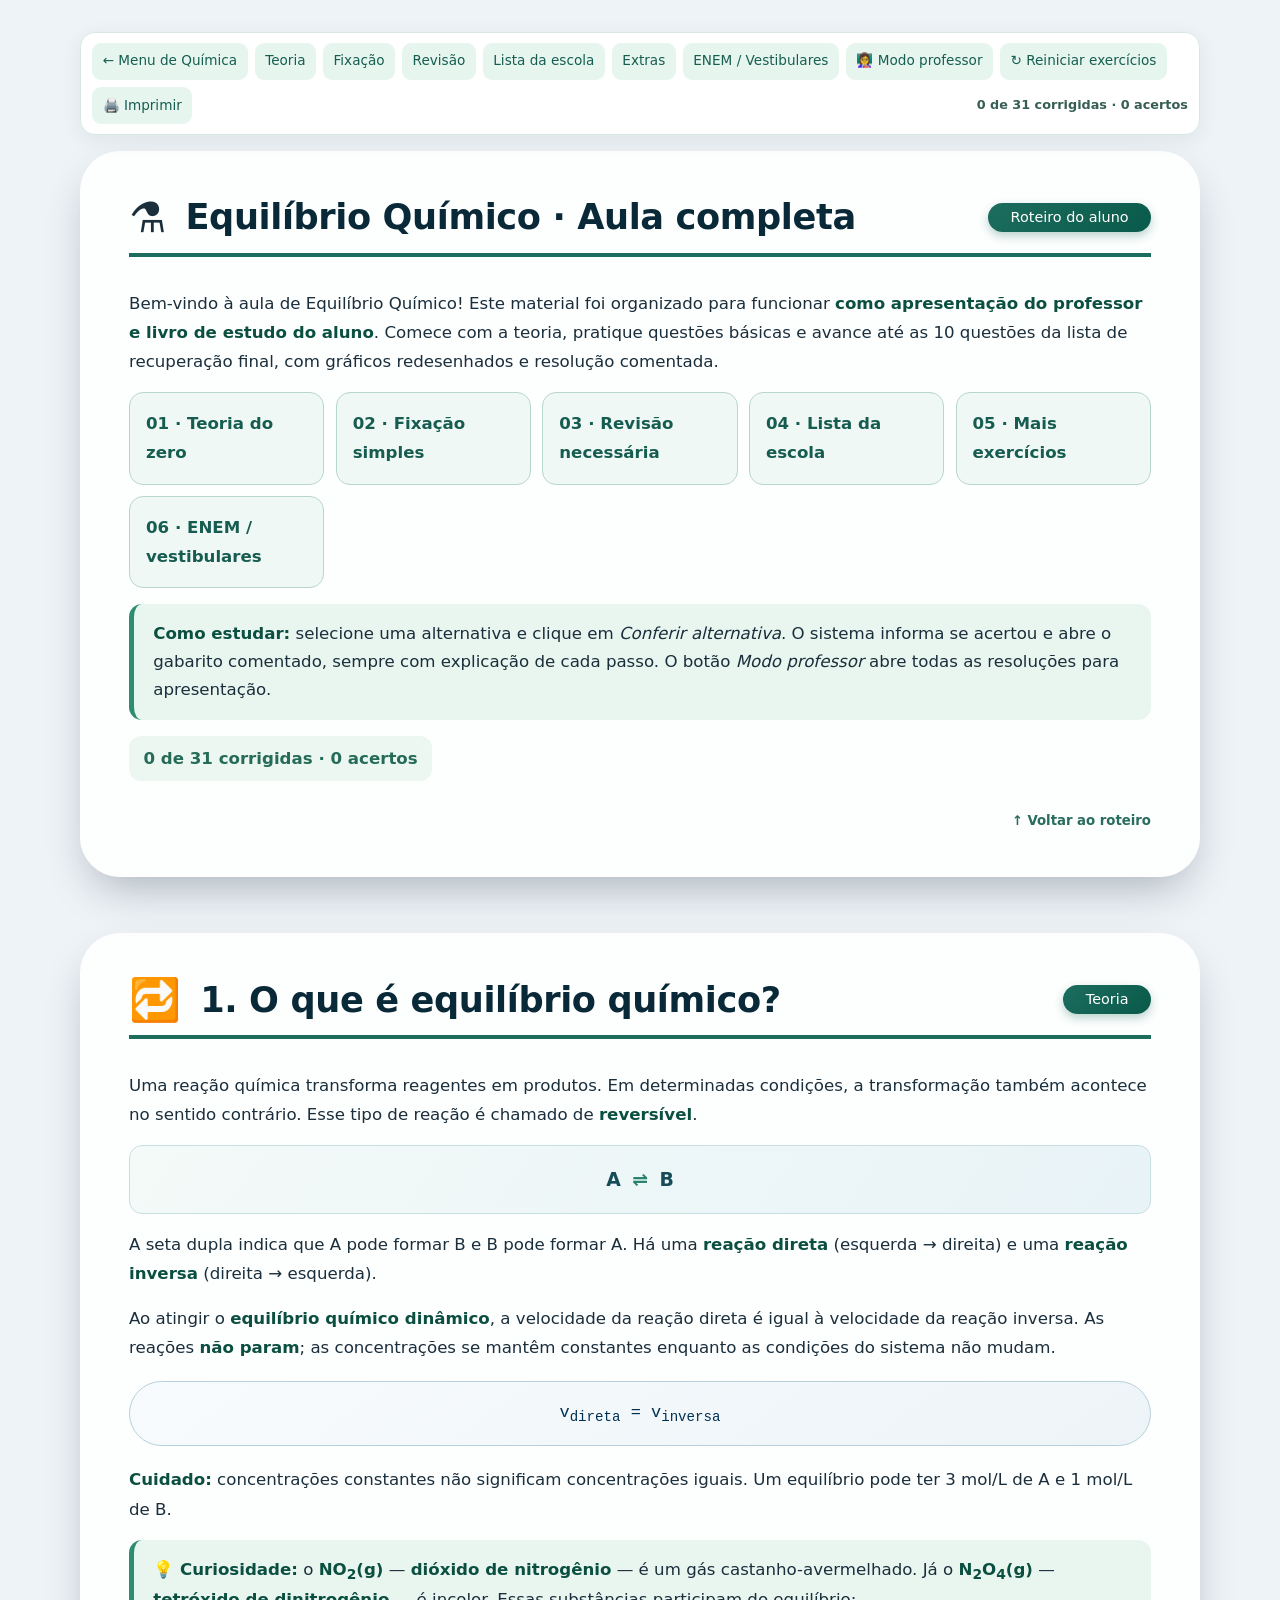
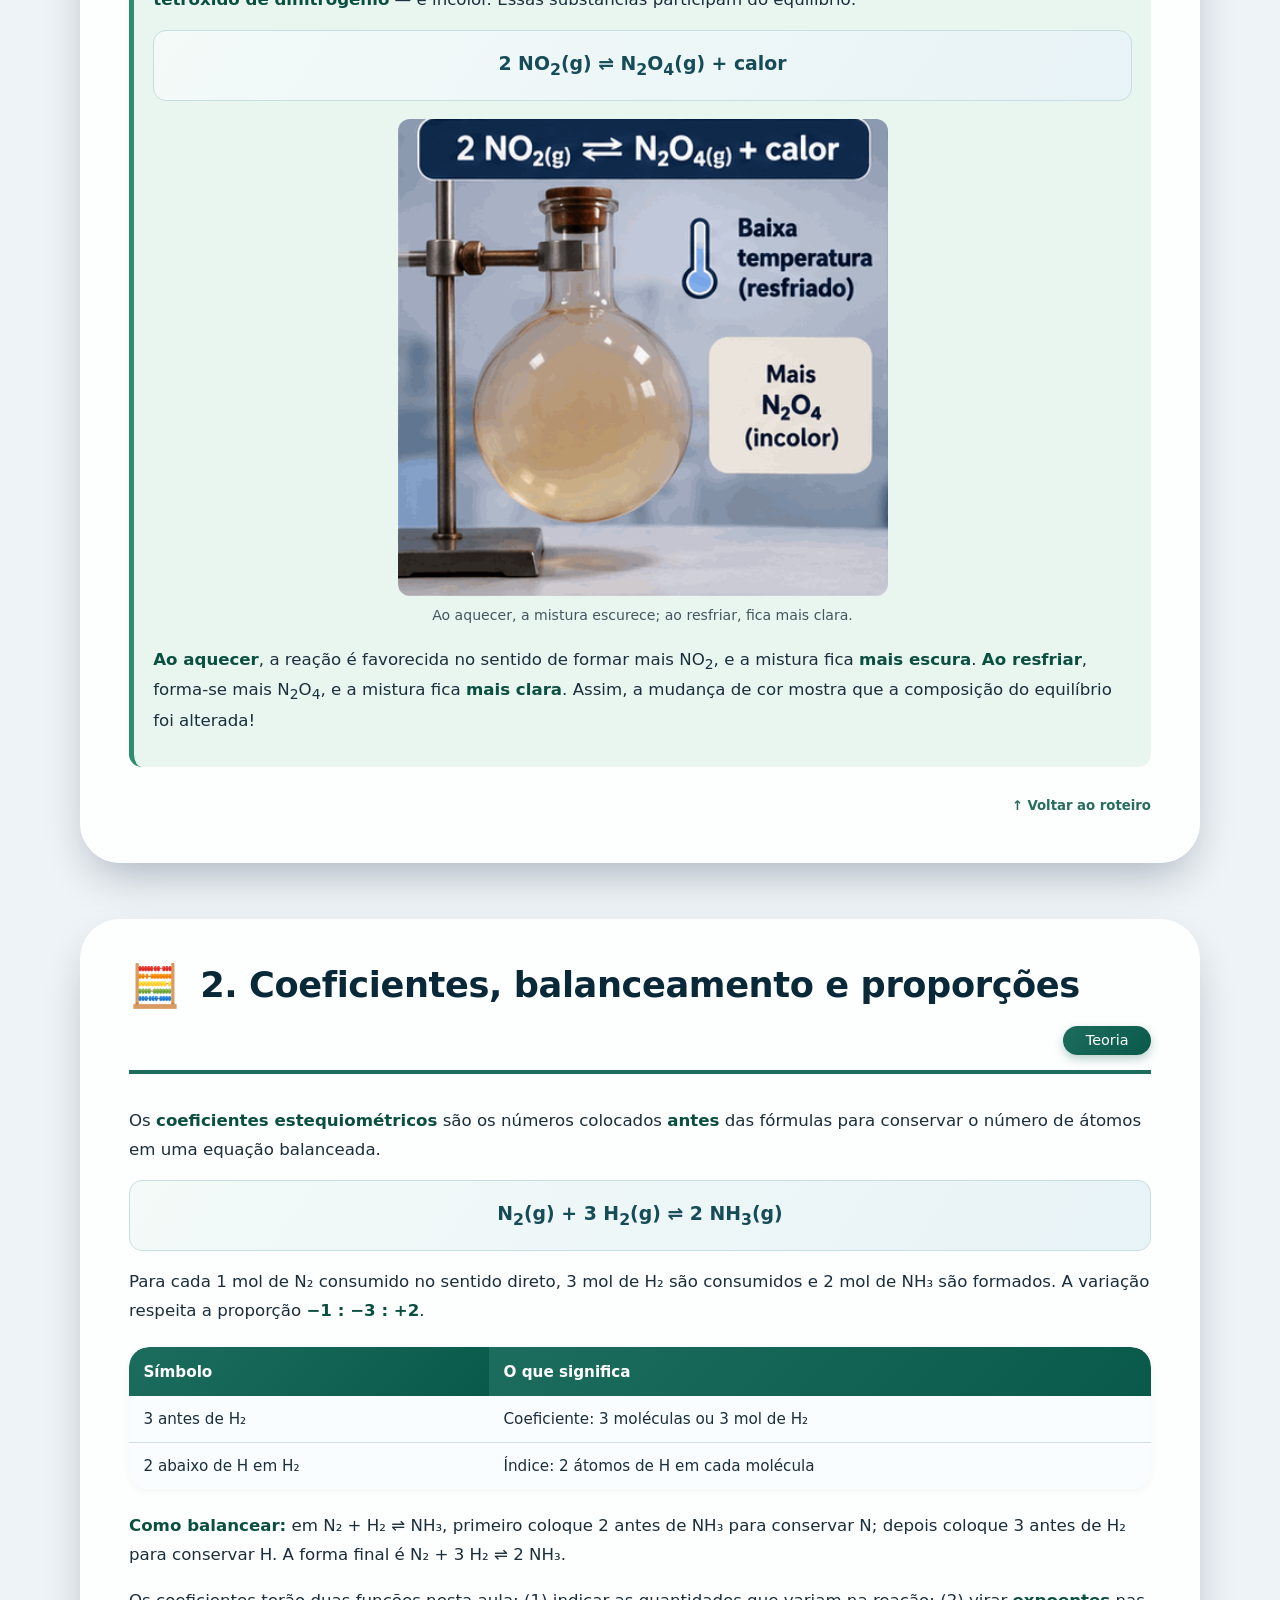
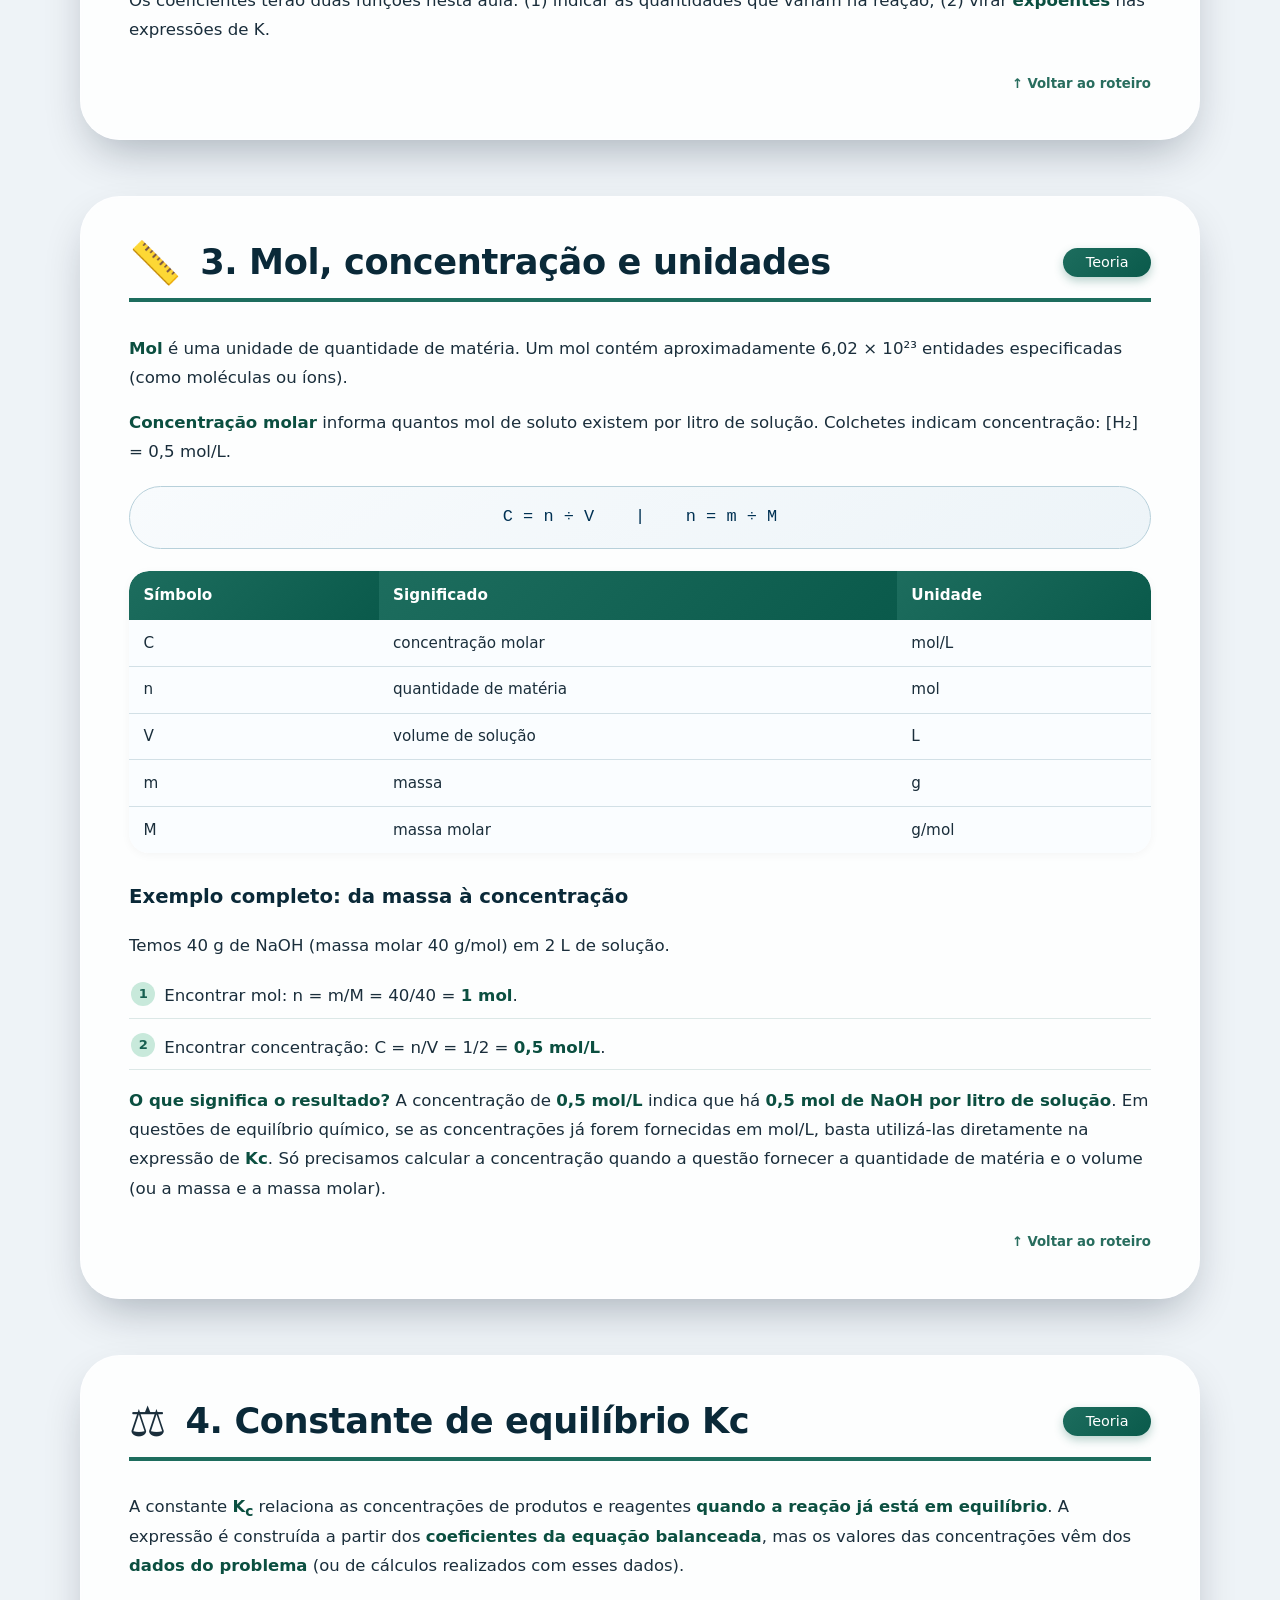
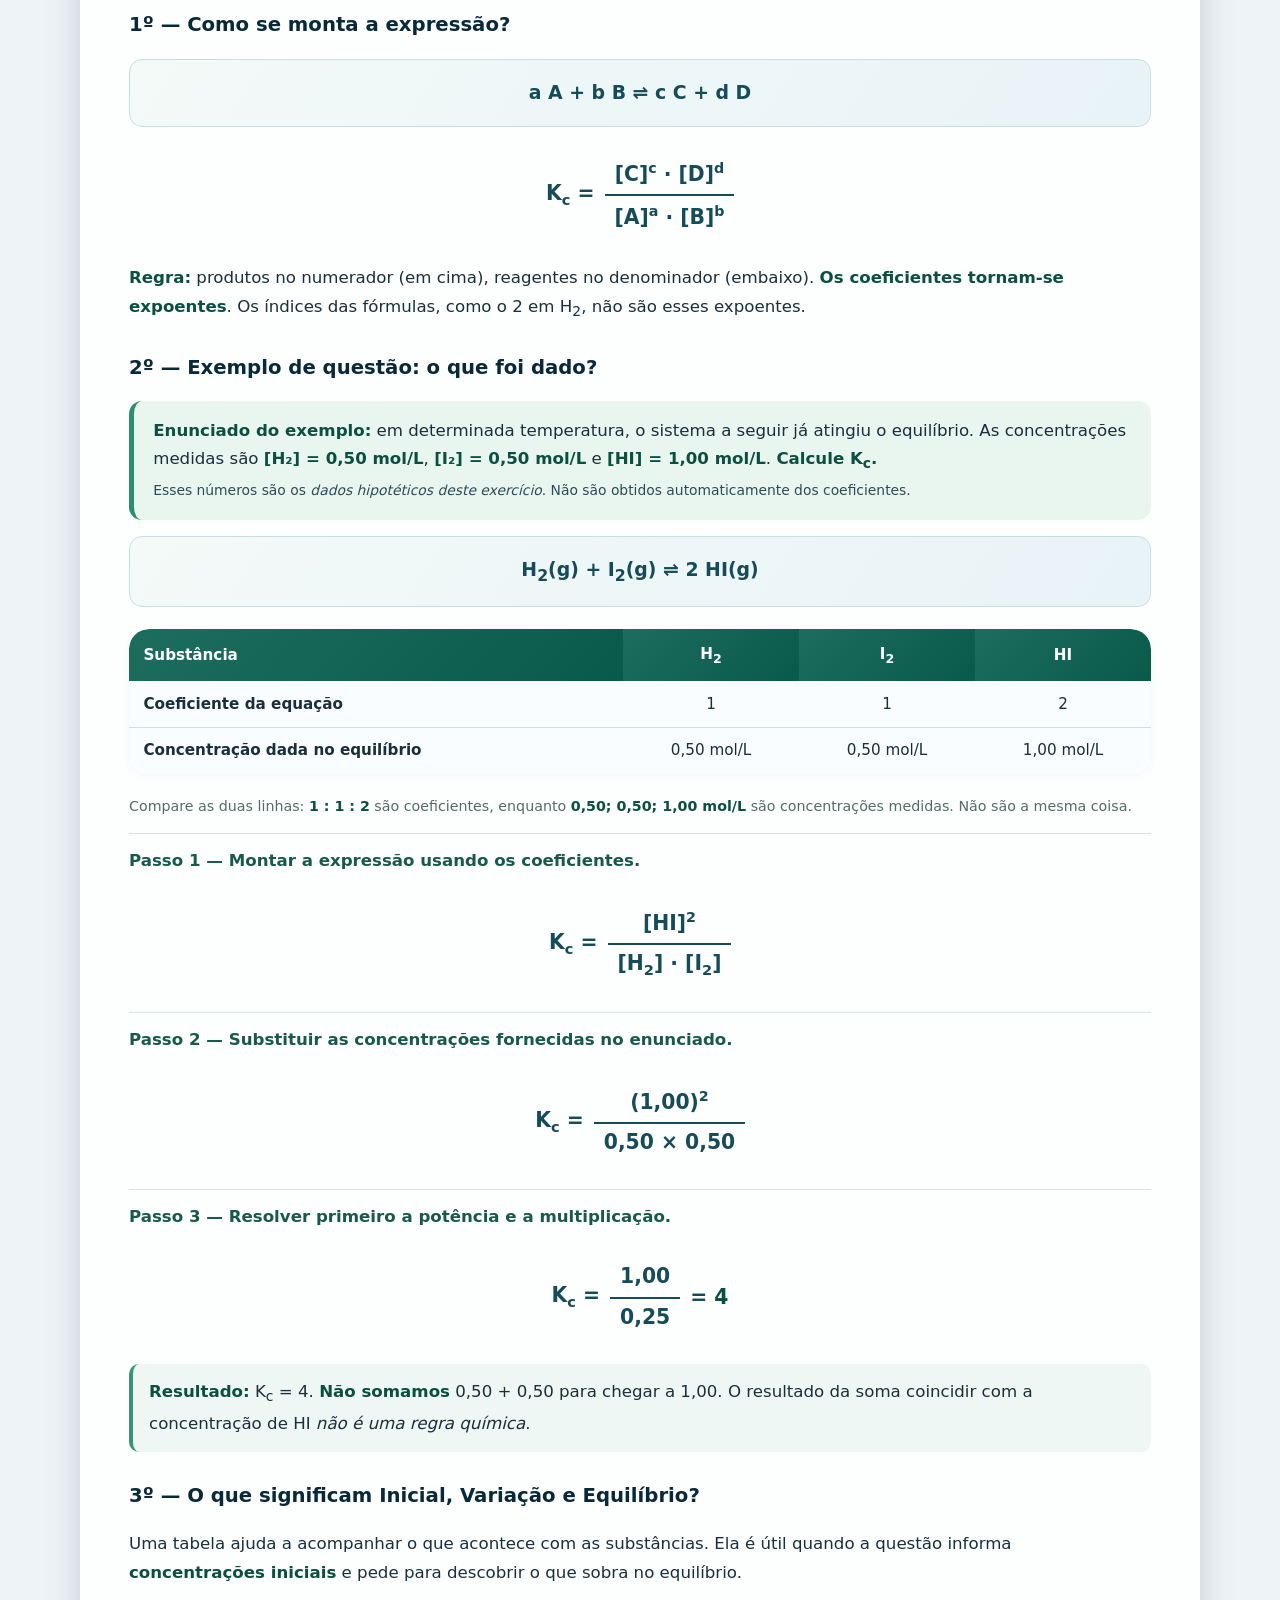
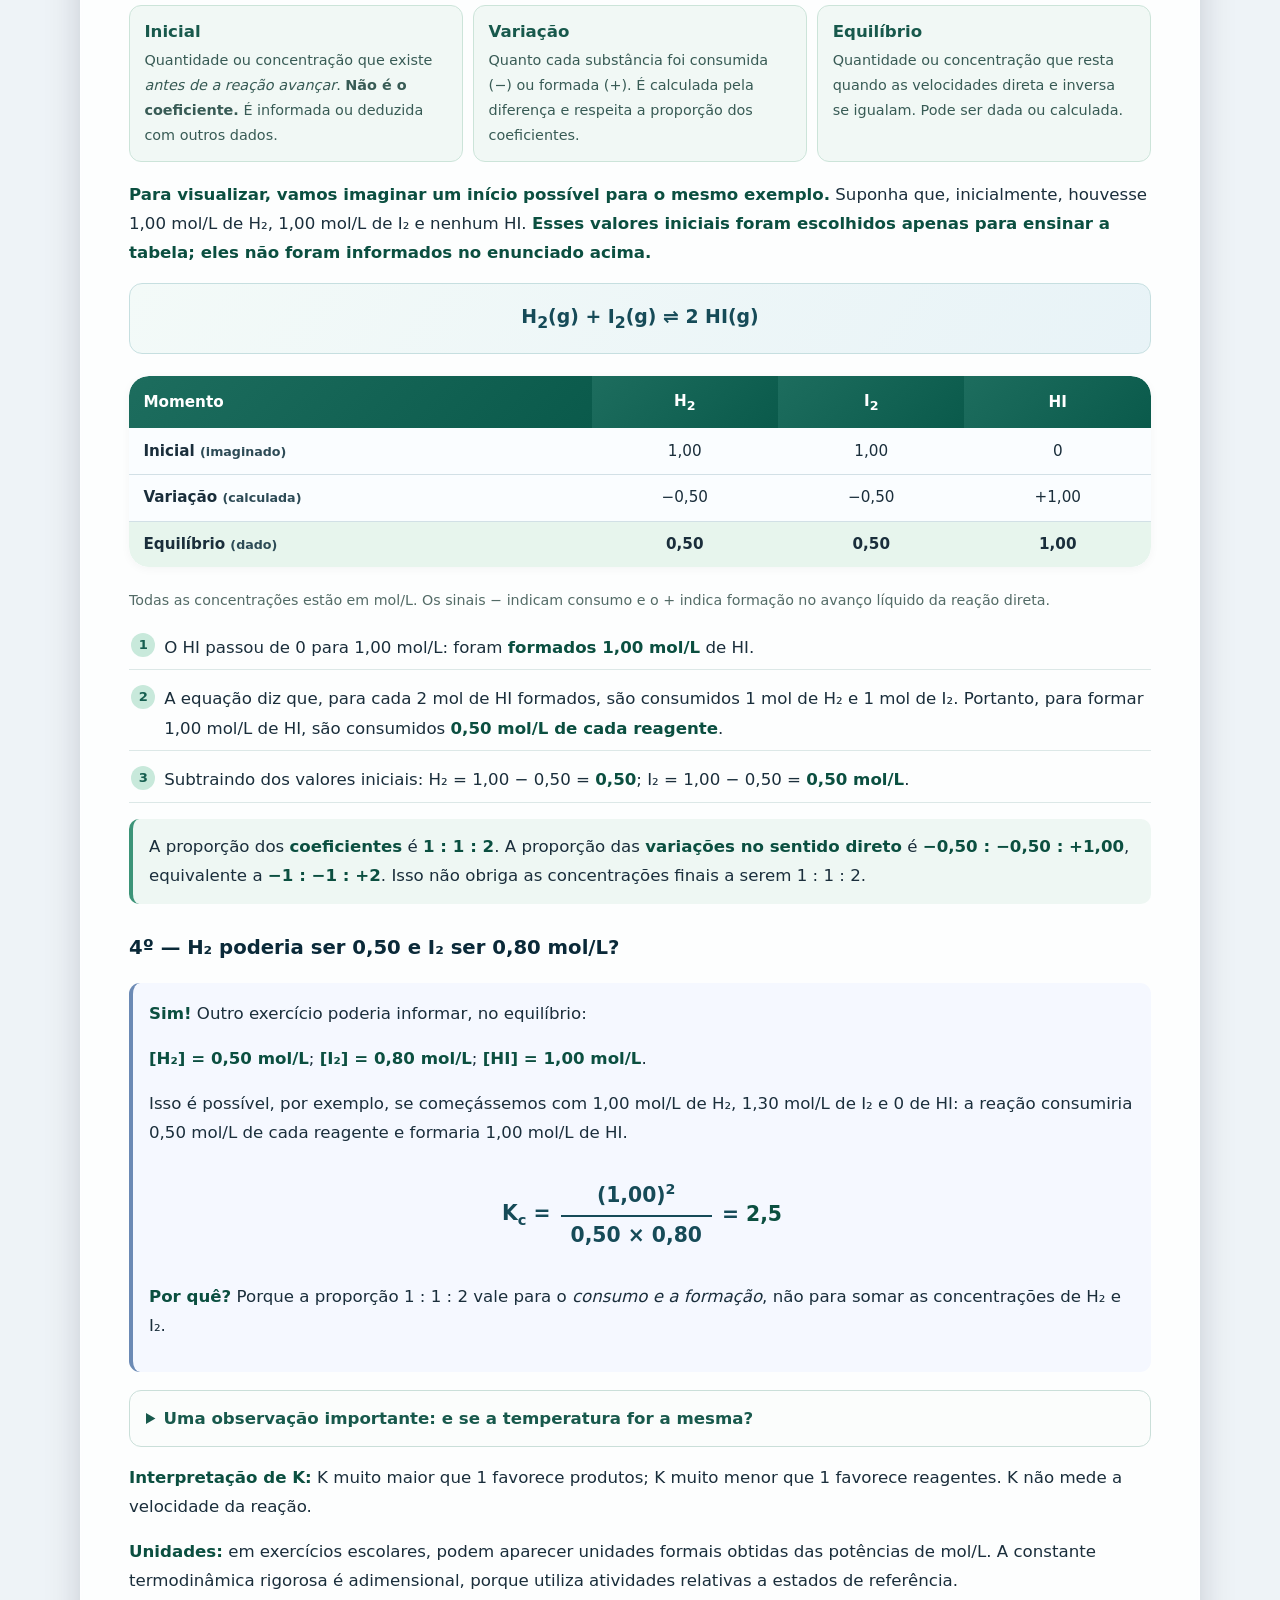
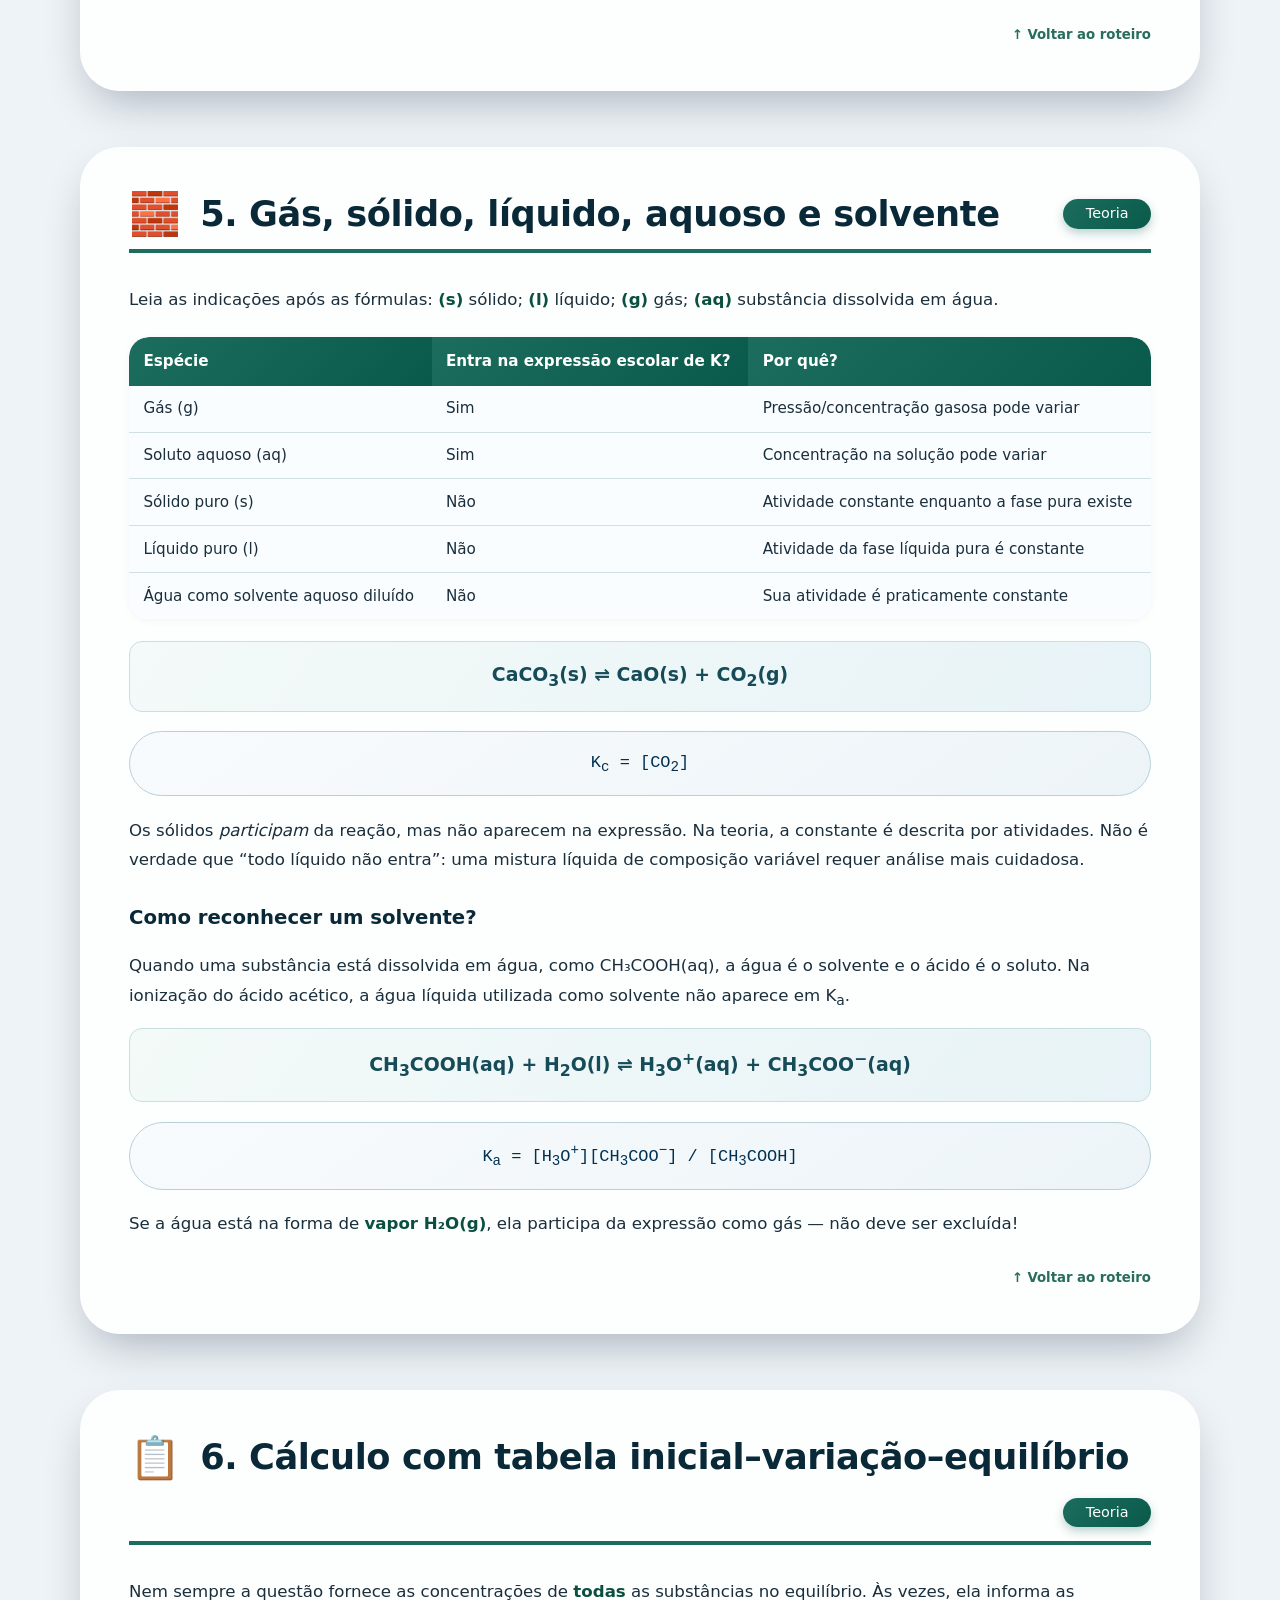
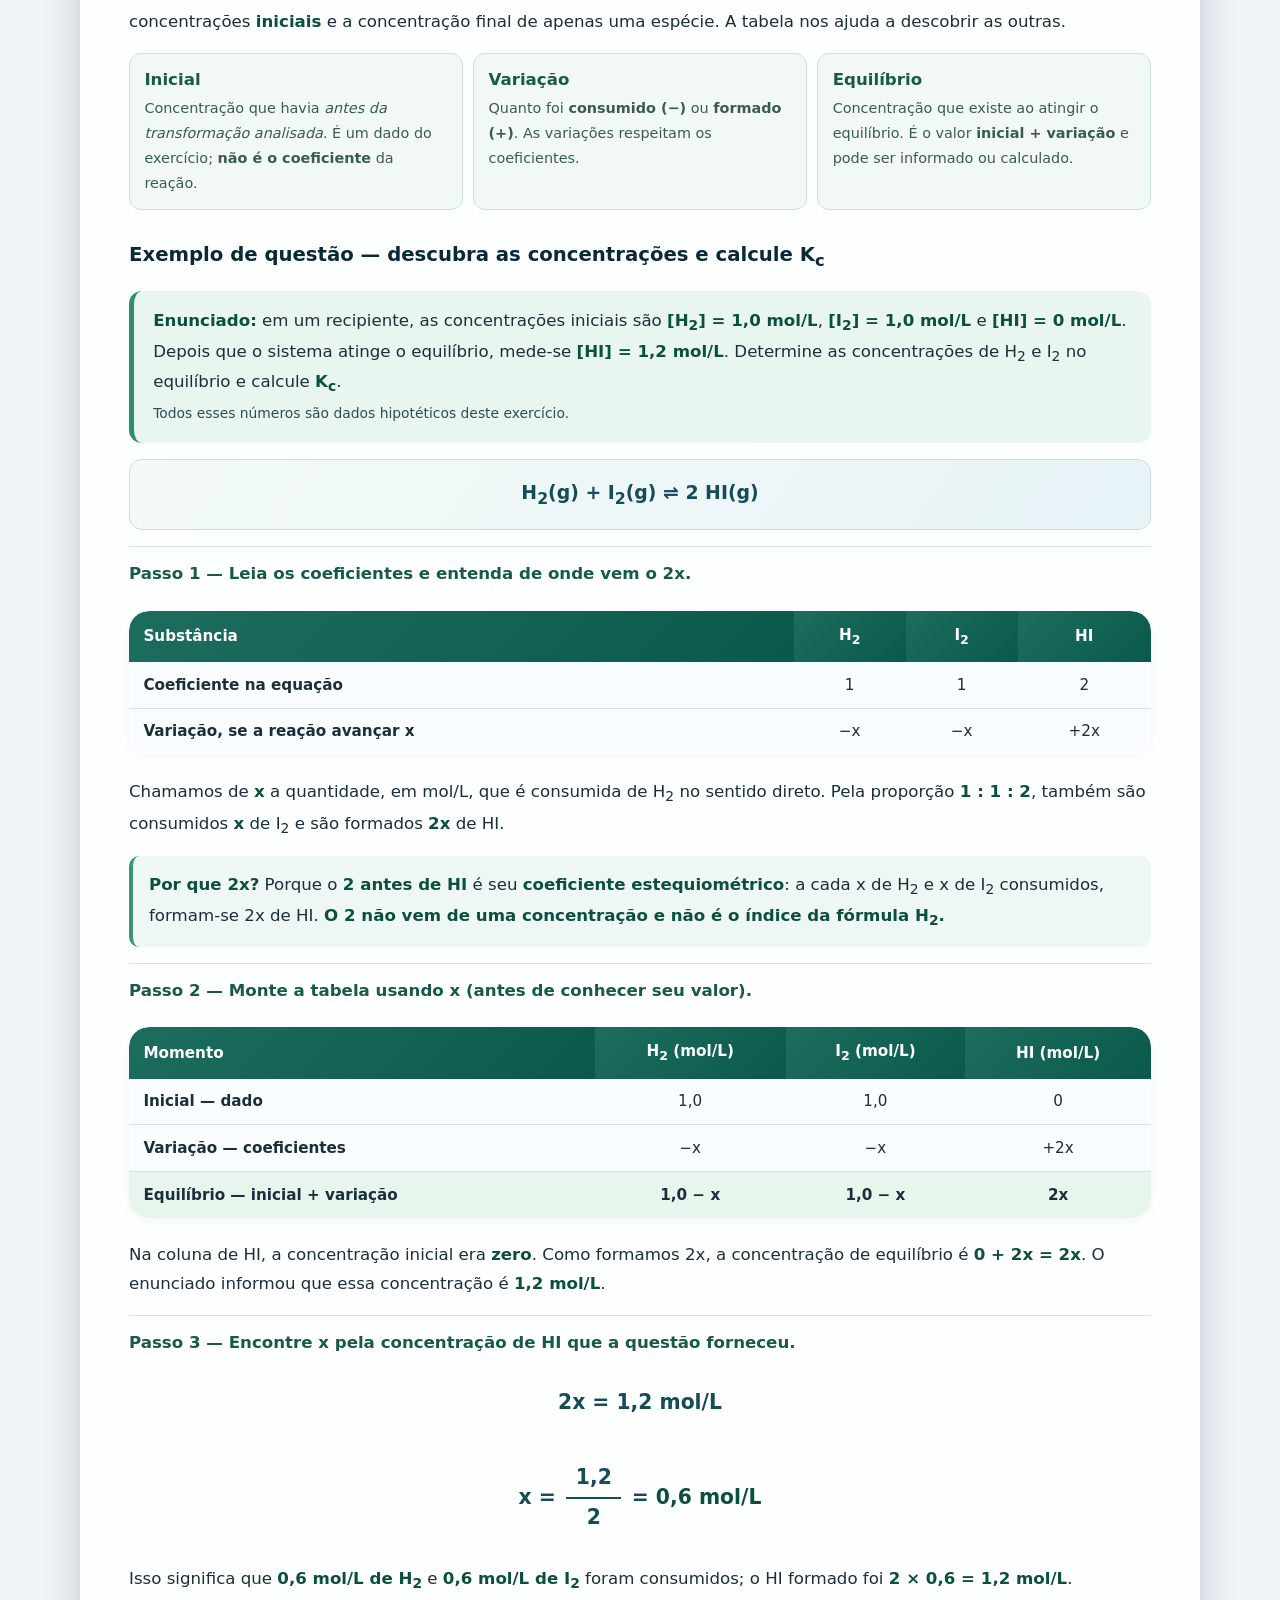
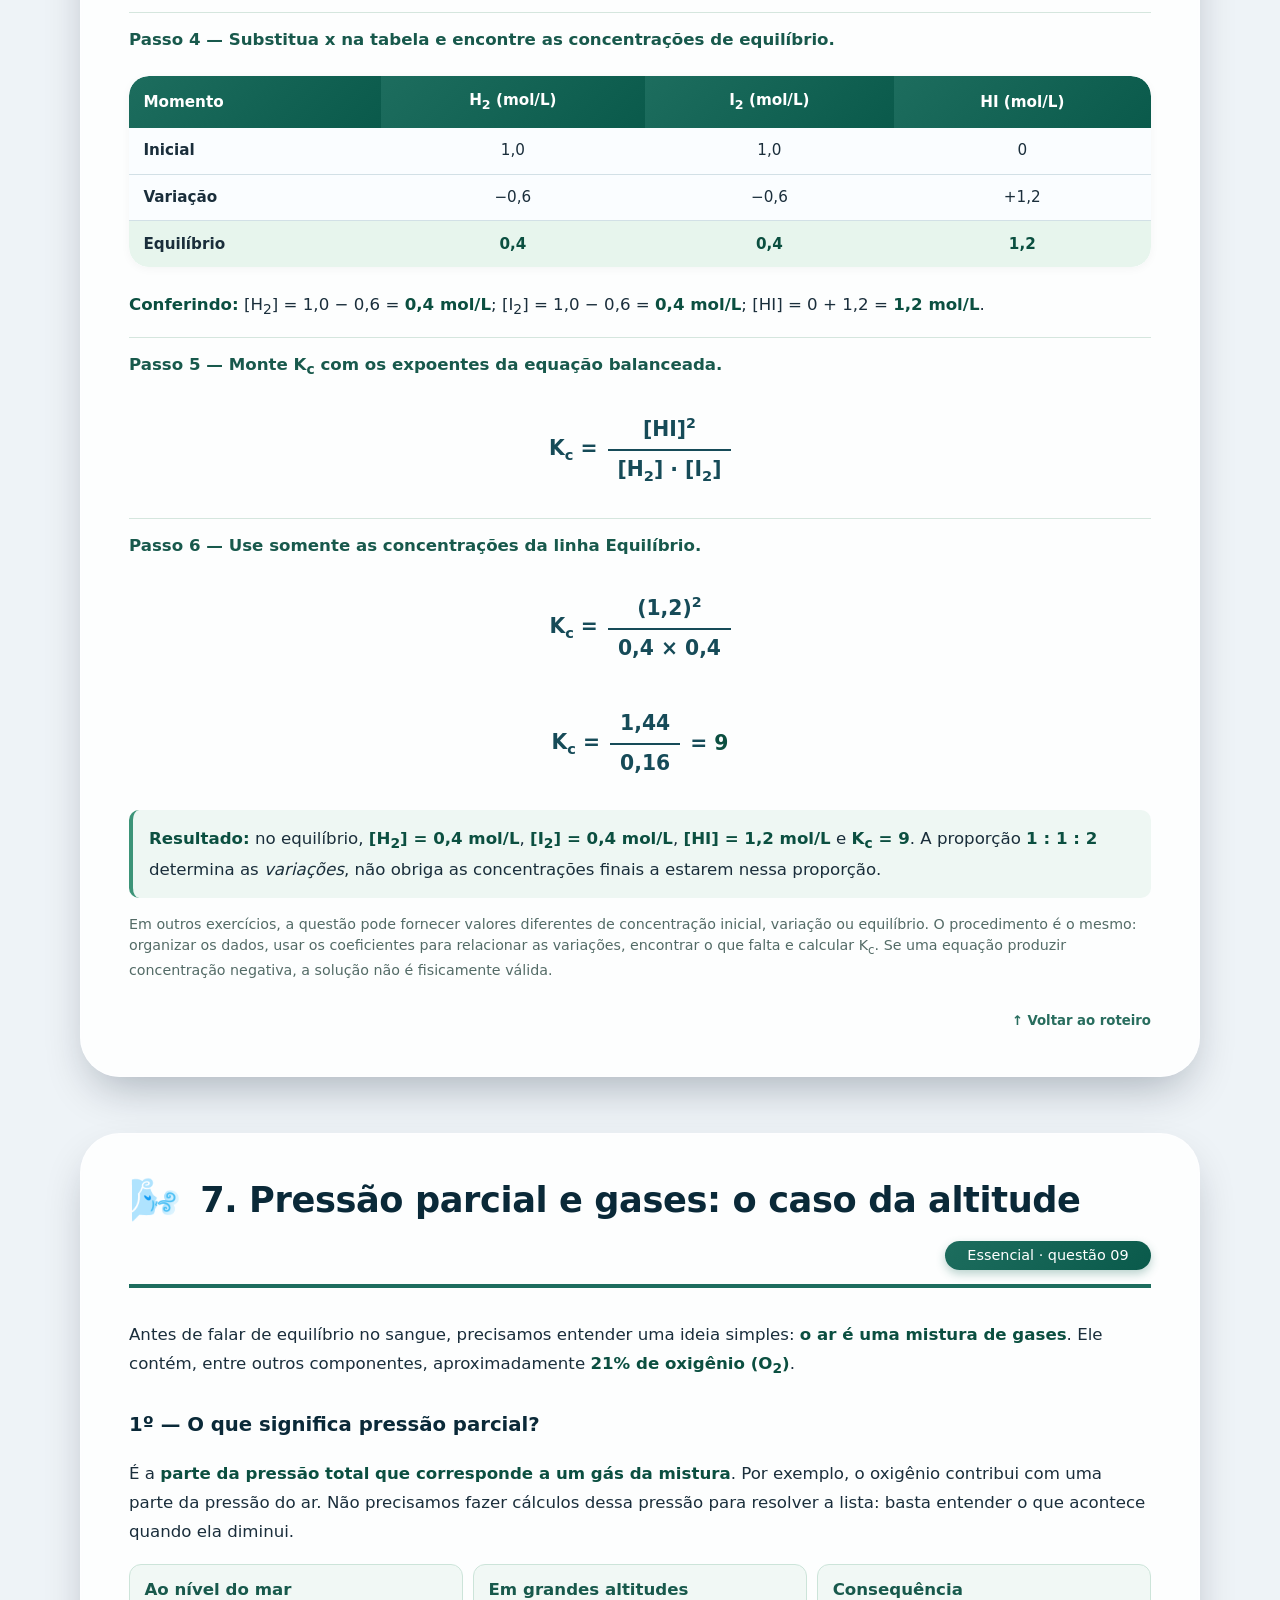
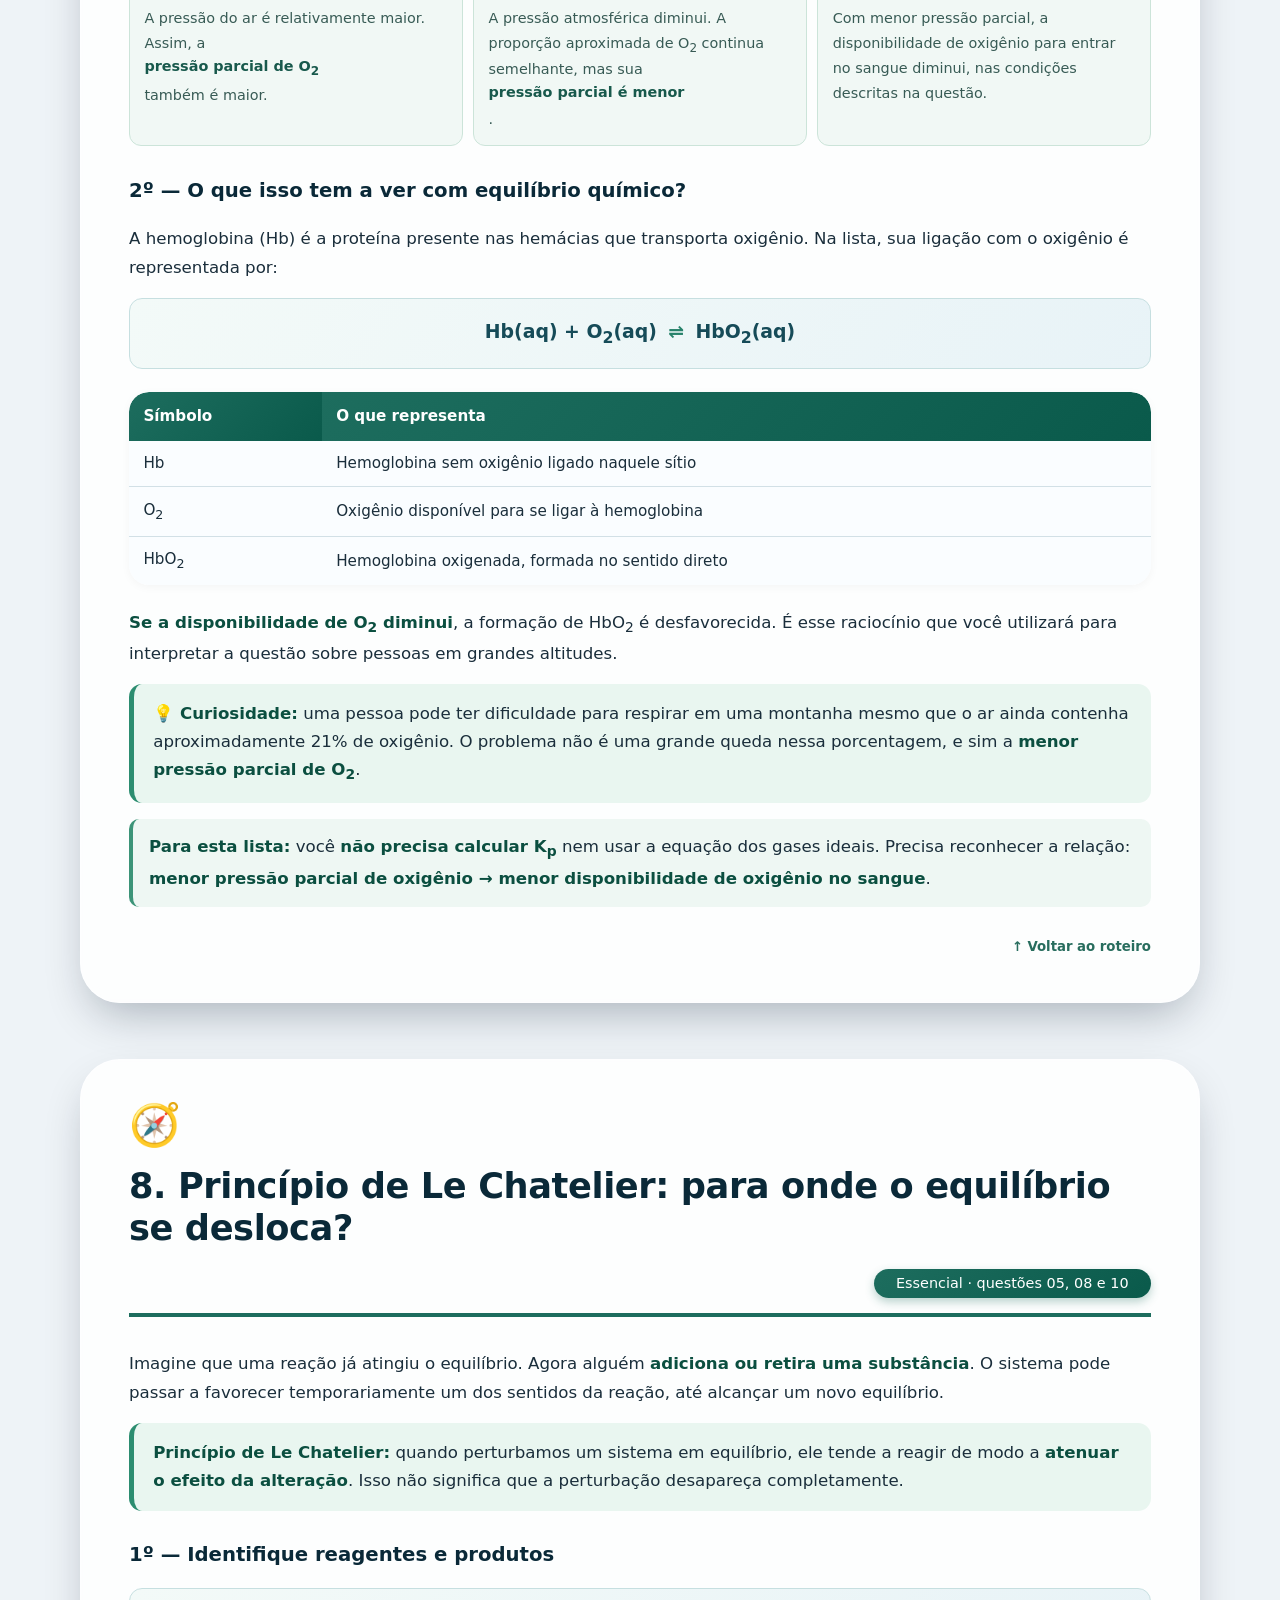
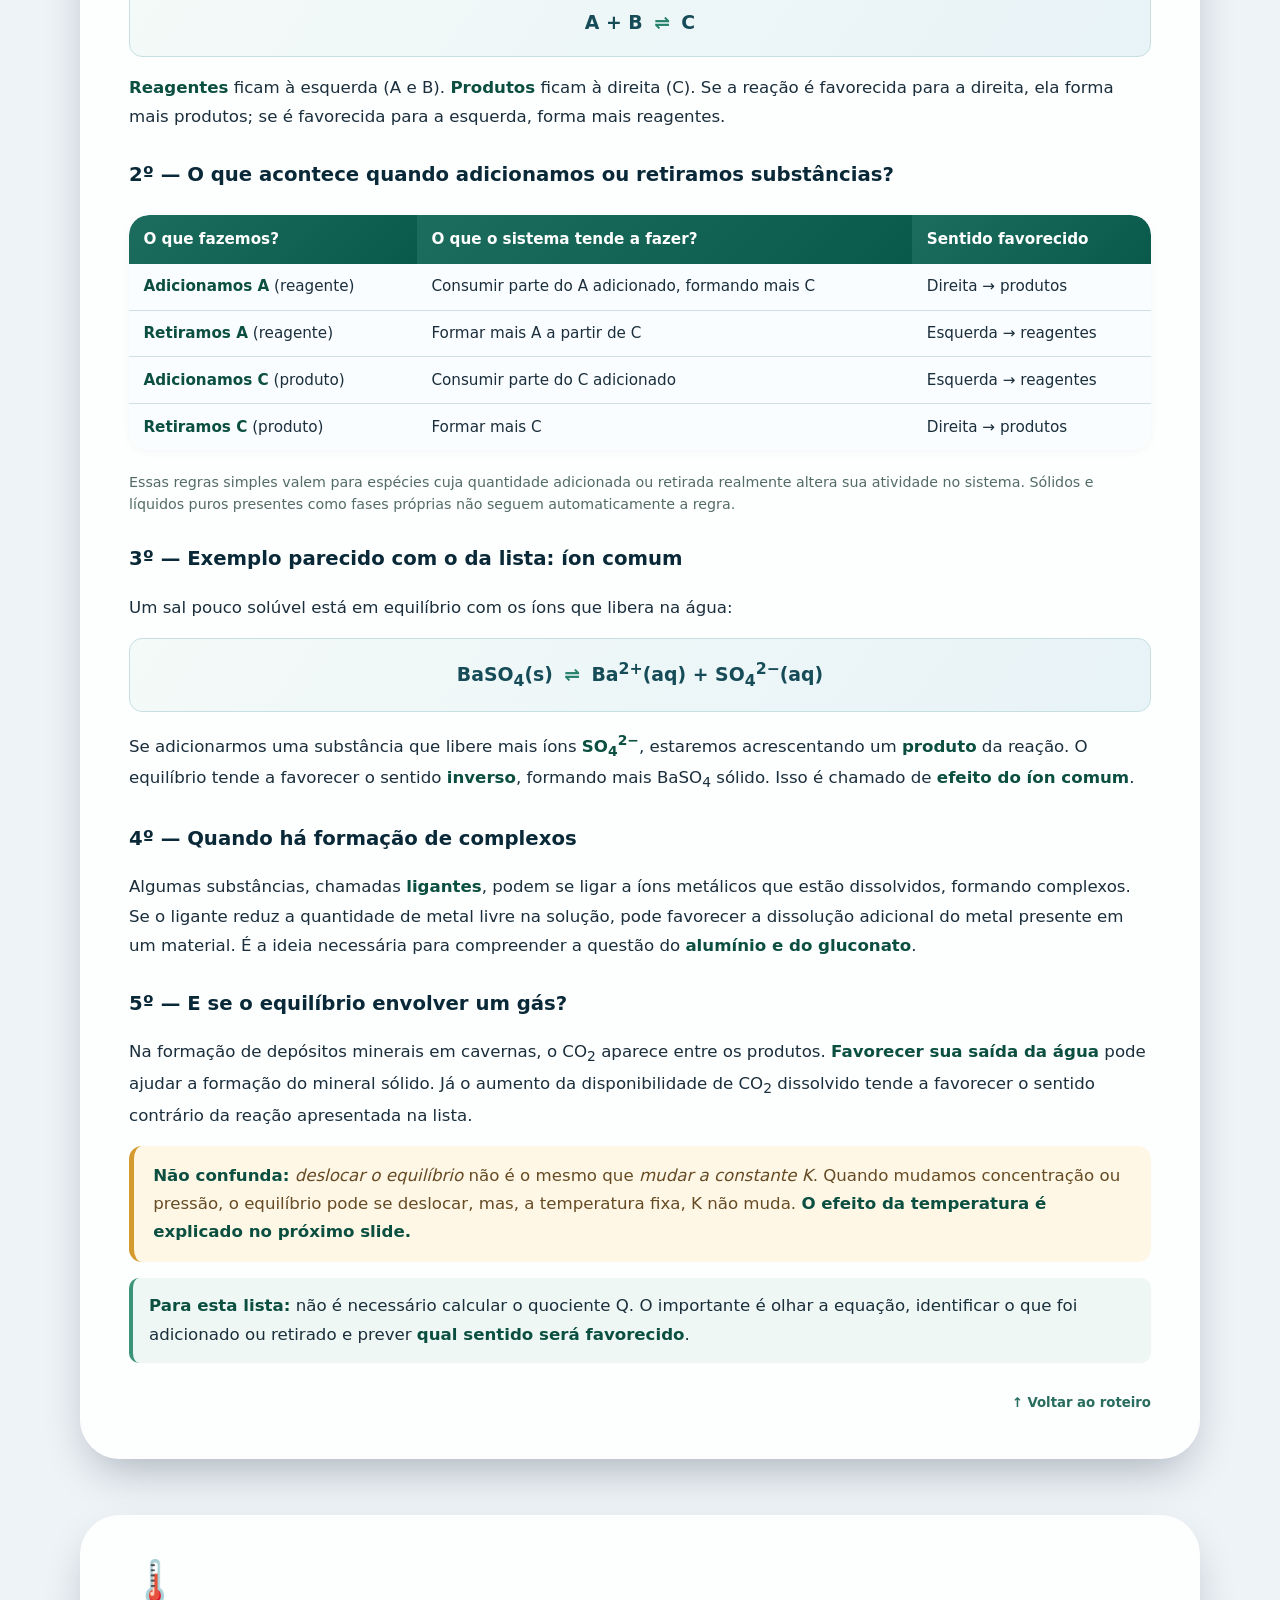
<file: EquilibrioQuimico.html>
<!DOCTYPE html><html lang="pt-br"><head><meta charset="UTF-8"><meta name="viewport" content="width=device-width,initial-scale=1.0"><meta name="description" content="Equilíbrio Químico do zero, revisão, 10 questões da recuperação final, exercícios adicionais e ENEM com gabaritos comentados e gráficos redesenhados."><title>Equilíbrio Químico · Aula completa — Ágatha</title><link rel="stylesheet" href="styles.css"><style>
/* Estilos locais da aula de Equilíbrio: preservam a identidade visual do projeto. */
.eq-page .slide-container{max-width:1120px;margin:auto}
.eq-page .eq-slide{scroll-margin-top:88px}
.eq-page .slide-header h2{line-height:1.2}
.eq-page .text-block{max-width:100%;font-size:1.04rem;line-height:1.75}
.eq-page .eq-prose>p,.eq-page .eq-prose>.eq-note{margin:1rem 0}
.eq-page .eq-prose h3{margin:1.7rem 0 .6rem;font-size:1.23rem}
.eq-page .eq-prose small{color:var(--text-muted)}
.eq-topbar{position:sticky;top:0;z-index:40;display:flex;flex-wrap:wrap;align-items:center;gap:.45rem;background:rgba(255,255,255,.97);box-shadow:0 5px 20px rgba(20,50,55,.08);border:1px solid #d7e8e3;border-radius:15px;padding:.6rem .7rem;margin-bottom:1rem}
.eq-topbar a,.eq-topbar button{font:inherit;font-size:.85rem;border:0;padding:.48rem .65rem;color:#155e50;background:#e7f5ef;border-radius:9px;text-decoration:none;cursor:pointer}
.eq-topbar button:hover,.eq-topbar a:hover{background:#cce9dc}
.eq-topbar .eq-progress{margin-left:auto;color:#365e54;font-size:.8rem;font-weight:700}
.eq-path{display:grid;grid-template-columns:repeat(auto-fit,minmax(190px,1fr));gap:.7rem;margin:1rem 0}
.eq-path a{padding:1rem;border:1px solid #b8d6cc;background:#eff8f4;border-radius:14px;color:#165c50;font-weight:700;text-decoration:none}
.eq-path a:hover{background:#d6eee4}
.eq-stats{display:inline-flex;padding:.5rem .9rem;border-radius:12px;background:#ecf7f2;color:#256b57;font-weight:800}
.eq-note{background:#e9f6f0;border-left:5px solid #2c8d70;padding:1rem 1.2rem;border-radius:13px;line-height:1.68;margin:1rem 0}
.eq-note.alert{background:#fff7e6;border-left-color:#d49a2d;color:#654b24}
.eq-steps{list-style:none!important;counter-reset:step;padding:0!important;margin:1rem 0!important}
.eq-steps li{position:relative;padding:.35rem .4rem .45rem 2.2rem;margin-bottom:.55rem!important;counter-increment:step;border-bottom:1px solid #dce8e7}
.eq-steps li:before{content:counter(step);position:absolute;left:.15rem;top:.38rem;width:1.5rem;height:1.5rem;border-radius:50%;background:#c8e9db;color:#165f50;font-weight:800;text-align:center;line-height:1.5rem;font-size:.82rem}
.eq-reaction{max-width:100%;overflow-x:auto;overflow-y:hidden;white-space:normal;text-align:center;margin:1rem auto;padding:.95rem .8rem;background:linear-gradient(125deg,#f3faf8,#e8f3f7);border:1px solid #c6dfe0;border-radius:13px;color:#164b58;font-weight:750;font-size:1.18rem;line-height:1.9}
.eq-reaction span{margin:0 .3rem;color:#26816a}
.eq-formula{font-size:1.06rem!important;overflow-wrap:anywhere;line-height:1.9}
.eq-figure{margin:1.1rem auto;background:#f9fcfb;border-radius:16px;padding:.5rem;border:1px solid #bdd9d0;max-width:900px}
.eq-chart{display:block;width:100%;height:auto}
.eq-figure figcaption{text-align:center;color:#506a65;font-size:.87rem;padding:.55rem;line-height:1.5}
.eq-process{display:grid;grid-template-columns:1fr minmax(130px,.6fr) 1fr;align-items:center;gap:1rem;border:1px solid #bad8d3;border-radius:18px;background:#f1f8f6;padding:1.2rem;margin:1.1rem 0}
.eq-process>div{display:flex;flex-direction:column;gap:.3rem;text-align:center;min-width:0}
.eq-process>div:first-child,.eq-process>div:last-child{background:white;border:1px solid #d1e6df;padding:.9rem;border-radius:12px}
.eq-process span{font-size:.85rem;line-height:1.55}
.eq-process .eq-arrow b{color:#146d55;font-size:.86rem}
.eq-original-quote{font-size:.92rem;color:#405b60;background:#f5f8f8;padding:1rem 1.2rem;border-left:4px solid #8db7a8;margin:1rem 0;line-height:1.65}
.eq-original-quote small{display:block;text-align:right}
.eq-page .exam-quiz{margin:1rem 0 1.8rem;padding:1.3rem 1.5rem;background:#fbfefd;border:1px solid #cadfd9;box-shadow:0 3px 12px rgba(15,60,65,.035)}
.eq-page .exam-quiz h3{font-size:1.13rem;margin:.3rem 0 .8rem!important;color:#143c40}
.eq-page .exam-quiz .eq-reaction{font-size:1.05rem}
.eq-page .exam-quiz .eq-figure{margin:1rem 0}
.eq-page .exam-quiz .option-row{align-items:flex-start;line-height:1.55}
.eq-page .exam-quiz .option-row input{min-width:17px}
.eq-page .option-row.is-answer{border-color:#2e8e67;background:#e0f6e9}
.eq-page .option-row.is-selected-wrong{border-color:#cd655d;background:#fff0ec}
.eq-page .solution-box{border:1px solid #b7d9c9}
.eq-page .solution-text{line-height:1.73}
.eq-page .solution-text p{margin:.4rem 0}
.eq-page .solution-text ol{margin:.75rem 0}
.eq-source{margin:.7rem 0 0;font-size:.8rem;color:#526b66}
.eq-page .eq-back{margin:1.8rem 0 0;text-align:right;font-size:.83rem}
.eq-page .eq-back a{font-weight:700;color:#286d5e}
.eq-home{display:inline-block;border-radius:11px;background:#e2f3ea;padding:.75rem 1rem;font-weight:800}
.eq-page :focus-visible{outline:3px solid #e6a92d;outline-offset:3px}
@media(max-width:700px){.eq-topbar{position:static}.eq-topbar .eq-progress{margin-left:0;width:100%}.eq-process{grid-template-columns:1fr}.eq-process .eq-arrow{padding:.5rem}.eq-page .exam-quiz{padding:1.05rem}.eq-reaction{font-size:1rem}.eq-page .eq-slide{padding:1.2rem}.eq-page .slide-header h2{font-size:1.4rem}}
@media print{.eq-topbar,.eq-back,.check-answer,.eq-progress,.eq-home{display:none!important}.eq-page .slide{break-inside:auto!important;border:1px solid #ddd!important;box-shadow:none!important;padding:.7rem!important}.eq-page .exam-quiz{break-inside:avoid!important}.eq-page .solution-box{display:block!important}.eq-page .solution-box .solution-text{display:block!important}}

/* Slide 4: clareza entre coeficiente, concentração e variação estequiométrica. */
.eq-kc-lead{font-size:1.03rem}
.eq-kc-terms{display:grid;grid-template-columns:repeat(3,minmax(0,1fr));gap:.65rem;margin:1.1rem 0}
.eq-kc-term{background:#f1f8f5;border:1px solid #cce4d9;border-radius:12px;padding:.85rem .9rem;line-height:1.5}
.eq-kc-term strong{display:block;margin-bottom:.2rem;color:#18594c}
.eq-kc-term span{color:#385b55;font-size:.9rem}
.eq-kc-math{display:flex;justify-content:center;align-items:center;gap:.65rem;flex-wrap:wrap;margin:1.1rem 0;padding:.8rem .5rem;font-size:1.27rem;font-weight:750;color:#164b58;line-height:1.55}
.eq-kc-frac{display:inline-flex;flex-direction:column;align-items:stretch;text-align:center;max-width:100%;vertical-align:middle}
.eq-kc-frac .eq-kc-num{border-bottom:2px solid currentColor;padding:0 .6rem .24rem}
.eq-kc-frac .eq-kc-den{padding:.2rem .6rem 0}
.eq-kc-math sup{font-size:.7em}
.eq-kc-math sub{font-size:.72em}
.eq-kc-step{margin:1rem 0 0;border-top:1px solid #d5e6de;padding-top:.75rem}
.eq-kc-step>strong{color:#18594c}
.eq-kc-table th,.eq-kc-table td{text-align:center}
.eq-kc-table th:first-child,.eq-kc-table td:first-child{text-align:left;font-weight:700}
.eq-kc-table .eq-kc-final{background:#e7f5ed;font-weight:700}
.eq-kc-strong{background:#eef7f3;border-left:4px solid #3c9478;padding:.85rem 1rem;border-radius:10px;margin:.9rem 0}
.eq-kc-caption{font-size:.89rem;color:#536b66;margin:.5rem 0 .95rem;line-height:1.5}
.eq-kc-alt{padding:1rem;background:#f5f8ff;border-left:4px solid #6b8ab5;border-radius:11px;margin:1.1rem 0}
.eq-kc-more{margin:.85rem 0;padding:.8rem 1rem;border:1px solid #cadfd9;border-radius:12px;background:#fbfdfc}
.eq-kc-more summary{font-weight:750;color:#18594c;cursor:pointer}
@media(max-width:700px){.eq-kc-terms{grid-template-columns:1fr}.eq-kc-math{font-size:1.05rem;gap:.45rem}.eq-kc-frac .eq-kc-num,.eq-kc-frac .eq-kc-den{padding-left:.28rem;padding-right:.28rem}.eq-kc-term{padding:.65rem .85rem}.eq-kc-table{font-size:.87rem}}

/* Gabaritos ampliados: passos nítidos e fórmulas legíveis em tela e impressão. */
.eq-page .solution-text .eq-sol-result{font-size:1.035rem;line-height:1.6;margin:.35rem 0 .8rem;color:#1b5248}
.eq-page .solution-text .eq-sol-steps{margin:.65rem 0!important}
.eq-page .solution-text .eq-sol-steps li{padding-top:.48rem;padding-bottom:.57rem;line-height:1.72}
.eq-page .solution-text .eq-sol-equation{display:block;text-align:center;max-width:100%;overflow-x:auto;white-space:nowrap;background:#f0f7f5;border:1px solid #c7e3da;border-radius:10px;padding:.55rem .45rem;margin:.7rem 0;font-size:1.08rem;font-weight:720;color:#174f4c}
.eq-page .solution-text .eq-sol-math{max-width:100%;font-size:1.18rem!important;background:#f0f7f5;border:1px solid #c7e3da;border-radius:10px;margin:.7rem auto;padding:.7rem .3rem}
.eq-page .solution-text .eq-sol-conclusion{margin:.85rem 0 .6rem;border-left:4px solid #31836c;border-radius:9px;background:#e9f5ef;color:#17493f;padding:.8rem 1rem;line-height:1.65}
.eq-page .solution-text .eq-sol-tip{margin:.75rem 0 .2rem;border-left:3px solid #d3a64c;border-radius:8px;background:#fff9ed;color:#63502a;padding:.75rem .9rem;line-height:1.65}
@media(max-width:700px){.eq-page .solution-text .eq-sol-math{font-size:1rem!important;gap:.45rem}.eq-page .solution-text .eq-sol-equation{font-size:.95rem}.eq-page .solution-text .eq-sol-steps li{padding-left:2rem}}
@media print{.eq-page .solution-text .eq-sol-math,.eq-page .solution-text .eq-sol-equation,.eq-page .solution-text .eq-sol-conclusion{break-inside:avoid}}
</style></head><body class="eq-page"><main class="slide-container">
<nav class="eq-topbar" aria-label="Navegação da aula"><a href="Quimica.html">← Menu de Química</a><a href="#fundamentos">Teoria</a><a href="#atividades-simples">Fixação</a><a href="#revisao">Revisão</a><a href="#lista-original">Lista da escola</a><a href="#similares">Extras</a><a href="#vestibulares">ENEM / Vestibulares</a><button id="eq-teacher" type="button" aria-pressed="false">👩‍🏫 Modo professor</button><button id="eq-reset" type="button">↻ Reiniciar exercícios</button><button id="eq-print" type="button">🖨️ Imprimir</button><span class="eq-progress" id="eq-progress" aria-live="polite">0 questões</span></nav>
<section class="slide eq-slide" id="sumario"><div class="slide-header"><span class="icon-big">⚗️</span><h2>Equilíbrio Químico · Aula completa</h2><span class="badge">Roteiro do aluno</span></div><div class="text-block eq-prose">
<p>Bem-vindo à aula de Equilíbrio Químico! Este material foi organizado para funcionar <strong>como apresentação do professor e livro de estudo do aluno</strong>. Comece com a teoria, pratique questões básicas e avance até as 10 questões da lista de recuperação final, com gráficos redesenhados e resolução comentada.</p>
<div class="eq-path">
<a href="#fundamentos">01 · Teoria do zero</a><a href="#atividades-simples">02 · Fixação simples</a><a href="#revisao">03 · Revisão necessária</a><a href="#lista-original">04 · Lista da escola</a><a href="#similares">05 · Mais exercícios</a><a href="#vestibulares">06 · ENEM / vestibulares</a>
</div>
<div class="eq-note tip"><strong>Como estudar:</strong> selecione uma alternativa e clique em <em>Conferir alternativa</em>. O sistema informa se acertou e abre o gabarito comentado, sempre com explicação de cada passo. O botão <em>Modo professor</em> abre todas as resoluções para apresentação.</div>
<div class="eq-stats" id="quiz-progress" aria-live="polite">0 de 0 atividades corrigidas</div>
</div><div class="eq-back"><a href="#sumario">↑ Voltar ao roteiro</a></div></section><section class="slide eq-slide" id="fundamentos"><div class="slide-header"><span class="icon-big">🔁</span><h2>1. O que é equilíbrio químico?</h2><span class="badge">Teoria</span></div><div class="text-block eq-prose">
<p>Uma reação química transforma reagentes em produtos. Em determinadas condições, a transformação também acontece no sentido contrário. Esse tipo de reação é chamado de <strong>reversível</strong>.</p>
<div class="eq-reaction">A <span>⇌</span> B</div>
<p>A seta dupla indica que A pode formar B e B pode formar A. Há uma <strong>reação direta</strong> (esquerda → direita) e uma <strong>reação inversa</strong> (direita → esquerda).</p>
<p>Ao atingir o <strong>equilíbrio químico dinâmico</strong>, a velocidade da reação direta é igual à velocidade da reação inversa. As reações <strong>não param</strong>; as concentrações se mantêm constantes enquanto as condições do sistema não mudam.</p>
<div class="formula-block eq-formula">v<sub>direta</sub> = v<sub>inversa</sub></div>
<p><strong>Cuidado:</strong> concentrações constantes não significam concentrações iguais. Um equilíbrio pode ter 3 mol/L de A e 1 mol/L de B.</p>
<div class="eq-note tip">
  <p><strong>💡 Curiosidade:</strong> o <strong>NO<sub>2</sub>(g)</strong> — <strong>dióxido de nitrogênio</strong> — é um gás castanho-avermelhado. Já o <strong>N<sub>2</sub>O<sub>4</sub>(g)</strong> — <strong>tetróxido de dinitrogênio</strong> — é incolor. Essas substâncias participam do equilíbrio:</p>
  <div class="eq-reaction">2 NO<sub>2</sub>(g) ⇌ N<sub>2</sub>O<sub>4</sub>(g) + calor</div>
  <figure style="max-width: 490px; margin: 18px auto; text-align: center;">
    <img src="equilibrio_no2_n2o4.gif"
         alt="Animação do equilíbrio entre NO₂ e N₂O₄: aquecer escurece a mistura; resfriar clareia."
         style="display: block; width: 100%; height: auto; border-radius: 12px;"
         loading="lazy">
    <figcaption style="font-size: 0.88rem; opacity: 0.8; margin-top: 8px;">
      Ao aquecer, a mistura escurece; ao resfriar, fica mais clara.
    </figcaption>
  </figure>
  <p><strong>Ao aquecer</strong>, a reação é favorecida no sentido de formar mais NO<sub>2</sub>, e a mistura fica <strong>mais escura</strong>. <strong>Ao resfriar</strong>, forma-se mais N<sub>2</sub>O<sub>4</sub>, e a mistura fica <strong>mais clara</strong>. Assim, a mudança de cor mostra que a composição do equilíbrio foi alterada!</p>
</div></div><div class="eq-back"><a href="#sumario">↑ Voltar ao roteiro</a></div></section><section class="slide eq-slide" id="coeficientes"><div class="slide-header"><span class="icon-big">🧮</span><h2>2. Coeficientes, balanceamento e proporções</h2><span class="badge">Teoria</span></div><div class="text-block eq-prose">
<p>Os <strong>coeficientes estequiométricos</strong> são os números colocados <strong>antes</strong> das fórmulas para conservar o número de átomos em uma equação balanceada.</p>
<div class="eq-reaction">N<sub>2</sub>(g) + 3 H<sub>2</sub>(g) ⇌ 2 NH<sub>3</sub>(g)</div>
<p>Para cada 1 mol de N₂ consumido no sentido direto, 3 mol de H₂ são consumidos e 2 mol de NH₃ são formados. A variação respeita a proporção <strong>−1 : −3 : +2</strong>.</p>
<div class="table-wrap"><table><thead><tr><th>Símbolo</th><th>O que significa</th></tr></thead><tbody><tr><td>3 antes de H₂</td><td>Coeficiente: 3 moléculas ou 3 mol de H₂</td></tr><tr><td>2 abaixo de H em H₂</td><td>Índice: 2 átomos de H em cada molécula</td></tr></tbody></table></div>
<p><strong>Como balancear:</strong> em N₂ + H₂ ⇌ NH₃, primeiro coloque 2 antes de NH₃ para conservar N; depois coloque 3 antes de H₂ para conservar H. A forma final é N₂ + 3 H₂ ⇌ 2 NH₃.</p>
<p>Os coeficientes terão duas funções nesta aula: (1) indicar as quantidades que variam na reação; (2) virar <strong>expoentes</strong> nas expressões de K.</p>
</div><div class="eq-back"><a href="#sumario">↑ Voltar ao roteiro</a></div></section><section class="slide eq-slide" id="concentracao"><div class="slide-header"><span class="icon-big">📏</span><h2>3. Mol, concentração e unidades</h2><span class="badge">Teoria</span></div><div class="text-block eq-prose">
<p><strong>Mol</strong> é uma unidade de quantidade de matéria. Um mol contém aproximadamente 6,02 × 10²³ entidades especificadas (como moléculas ou íons).</p>
<p><strong>Concentração molar</strong> informa quantos mol de soluto existem por litro de solução. Colchetes indicam concentração: [H₂] = 0,5 mol/L.</p>
<div class="formula-block eq-formula">C = n ÷ V &nbsp;&nbsp; | &nbsp;&nbsp; n = m ÷ M</div><div class="table-wrap"><table><thead><tr><th>Símbolo</th><th>Significado</th><th>Unidade</th></tr></thead><tbody><tr><td>C</td><td>concentração molar</td><td>mol/L</td></tr><tr><td>n</td><td>quantidade de matéria</td><td>mol</td></tr><tr><td>V</td><td>volume de solução</td><td>L</td></tr><tr><td>m</td><td>massa</td><td>g</td></tr><tr><td>M</td><td>massa molar</td><td>g/mol</td></tr></tbody></table></div>
<h3>Exemplo completo: da massa à concentração</h3>
<p>Temos 40 g de NaOH (massa molar 40 g/mol) em 2 L de solução.</p>
<ol class="eq-steps"><li>Encontrar mol: n = m/M = 40/40 = <strong>1 mol</strong>.</li><li>Encontrar concentração: C = n/V = 1/2 = <strong>0,5 mol/L</strong>.</li></ol>
<p><strong>O que significa o resultado?</strong> A concentração de <strong>0,5 mol/L</strong> indica que há <strong>0,5 mol de NaOH por litro de solução</strong>. Em questões de equilíbrio químico, se as concentrações já forem fornecidas em mol/L, basta utilizá-las diretamente na expressão de <strong>Kc</strong>. Só precisamos calcular a concentração quando a questão fornecer a quantidade de matéria e o volume (ou a massa e a massa molar).</p>
</div><div class="eq-back"><a href="#sumario">↑ Voltar ao roteiro</a></div></section><section class="slide eq-slide" id="kc"><div class="slide-header"><span class="icon-big">⚖️</span><h2>4. Constante de equilíbrio Kc</h2><span class="badge">Teoria</span></div><div class="text-block eq-prose">
<p class="eq-kc-lead">A constante <strong>K<sub>c</sub></strong> relaciona as concentrações de produtos e reagentes <strong>quando a reação já está em equilíbrio</strong>. A expressão é construída a partir dos <strong>coeficientes da equação balanceada</strong>, mas os valores das concentrações vêm dos <strong>dados do problema</strong> (ou de cálculos realizados com esses dados).</p>
<h3>1º — Como se monta a expressão?</h3>
<div class="eq-reaction" aria-label="a A mais b B em equilíbrio com c C mais d D">a A + b B ⇌ c C + d D</div>
<div class="eq-kc-math" role="math" aria-label="Kc igual à concentração de C elevada a c vezes a concentração de D elevada a d dividido pela concentração de A elevada a a vezes a de B elevada a b"><span>K<sub>c</sub> =</span><span class="eq-kc-frac"><span class="eq-kc-num">[C]<sup>c</sup> · [D]<sup>d</sup></span><span class="eq-kc-den">[A]<sup>a</sup> · [B]<sup>b</sup></span></span></div>
<p><strong>Regra:</strong> produtos no numerador (em cima), reagentes no denominador (embaixo). <strong>Os coeficientes tornam-se expoentes</strong>. Os índices das fórmulas, como o 2 em H<sub>2</sub>, não são esses expoentes.</p>
<h3>2º — Exemplo de questão: o que foi dado?</h3>
<div class="eq-note"><strong>Enunciado do exemplo:</strong> em determinada temperatura, o sistema a seguir já atingiu o equilíbrio. As concentrações medidas são <strong>[H₂] = 0,50 mol/L</strong>, <strong>[I₂] = 0,50 mol/L</strong> e <strong>[HI] = 1,00 mol/L</strong>. <strong>Calcule K<sub>c</sub>.</strong><br><small>Esses números são os <em>dados hipotéticos deste exercício</em>. Não são obtidos automaticamente dos coeficientes.</small></div>
<div class="eq-reaction">H<sub>2</sub>(g) + I<sub>2</sub>(g) ⇌ 2 HI(g)</div>
<div class="table-wrap"><table class="eq-kc-table"><thead><tr><th>Substância</th><th>H<sub>2</sub></th><th>I<sub>2</sub></th><th>HI</th></tr></thead><tbody><tr><td>Coeficiente da equação</td><td>1</td><td>1</td><td>2</td></tr><tr><td>Concentração dada no equilíbrio</td><td>0,50 mol/L</td><td>0,50 mol/L</td><td>1,00 mol/L</td></tr></tbody></table></div>
<p class="eq-kc-caption">Compare as duas linhas: <strong>1 : 1 : 2</strong> são coeficientes, enquanto <strong>0,50; 0,50; 1,00 mol/L</strong> são concentrações medidas. Não são a mesma coisa.</p>
<p class="eq-kc-step"><strong>Passo 1 — Montar a expressão usando os coeficientes.</strong></p>
<div class="eq-kc-math" role="math"><span>K<sub>c</sub> =</span><span class="eq-kc-frac"><span class="eq-kc-num">[HI]<sup>2</sup></span><span class="eq-kc-den">[H<sub>2</sub>] · [I<sub>2</sub>]</span></span></div>
<p class="eq-kc-step"><strong>Passo 2 — Substituir as concentrações fornecidas no enunciado.</strong></p>
<div class="eq-kc-math" role="math"><span>K<sub>c</sub> =</span><span class="eq-kc-frac"><span class="eq-kc-num">(1,00)<sup>2</sup></span><span class="eq-kc-den">0,50 × 0,50</span></span></div>
<p class="eq-kc-step"><strong>Passo 3 — Resolver primeiro a potência e a multiplicação.</strong></p>
<div class="eq-kc-math" role="math"><span>K<sub>c</sub> =</span><span class="eq-kc-frac"><span class="eq-kc-num">1,00</span><span class="eq-kc-den">0,25</span></span><span>= <strong>4</strong></span></div>
<div class="eq-kc-strong"><strong>Resultado:</strong> K<sub>c</sub> = 4. <strong>Não somamos</strong> 0,50 + 0,50 para chegar a 1,00. O resultado da soma coincidir com a concentração de HI <em>não é uma regra química</em>.</div>
<h3>3º — O que significam Inicial, Variação e Equilíbrio?</h3>
<p>Uma tabela ajuda a acompanhar o que acontece com as substâncias. Ela é útil quando a questão informa <strong>concentrações iniciais</strong> e pede para descobrir o que sobra no equilíbrio.</p>
<div class="eq-kc-terms"><div class="eq-kc-term"><strong>Inicial</strong><span>Quantidade ou concentração que existe <em>antes de a reação avançar</em>. <b>Não é o coeficiente.</b> É informada ou deduzida com outros dados.</span></div><div class="eq-kc-term"><strong>Variação</strong><span>Quanto cada substância foi consumida (−) ou formada (+). É calculada pela diferença e respeita a proporção dos coeficientes.</span></div><div class="eq-kc-term"><strong>Equilíbrio</strong><span>Quantidade ou concentração que resta quando as velocidades direta e inversa se igualam. Pode ser dada ou calculada.</span></div></div>
<p><strong>Para visualizar, vamos imaginar um início possível para o mesmo exemplo.</strong> Suponha que, inicialmente, houvesse 1,00 mol/L de H₂, 1,00 mol/L de I₂ e nenhum HI. <strong>Esses valores iniciais foram escolhidos apenas para ensinar a tabela; eles não foram informados no enunciado acima.</strong></p>
<div class="eq-reaction">H<sub>2</sub>(g) + I<sub>2</sub>(g) ⇌ 2 HI(g)</div>
<div class="table-wrap"><table class="eq-kc-table"><thead><tr><th>Momento</th><th>H<sub>2</sub></th><th>I<sub>2</sub></th><th>HI</th></tr></thead><tbody><tr><td>Inicial <small>(imaginado)</small></td><td>1,00</td><td>1,00</td><td>0</td></tr><tr><td>Variação <small>(calculada)</small></td><td>−0,50</td><td>−0,50</td><td>+1,00</td></tr><tr class="eq-kc-final"><td>Equilíbrio <small>(dado)</small></td><td>0,50</td><td>0,50</td><td>1,00</td></tr></tbody></table></div>
<p class="eq-kc-caption">Todas as concentrações estão em mol/L. Os sinais − indicam consumo e o + indica formação no avanço líquido da reação direta.</p>
<ol class="eq-steps"><li>O HI passou de 0 para 1,00 mol/L: foram <strong>formados 1,00 mol/L</strong> de HI.</li><li>A equação diz que, para cada 2 mol de HI formados, são consumidos 1 mol de H₂ e 1 mol de I₂. Portanto, para formar 1,00 mol/L de HI, são consumidos <strong>0,50 mol/L de cada reagente</strong>.</li><li>Subtraindo dos valores iniciais: H₂ = 1,00 − 0,50 = <strong>0,50</strong>; I₂ = 1,00 − 0,50 = <strong>0,50 mol/L</strong>.</li></ol>
<div class="eq-kc-strong">A proporção dos <strong>coeficientes</strong> é <strong>1 : 1 : 2</strong>. A proporção das <strong>variações no sentido direto</strong> é <strong>−0,50 : −0,50 : +1,00</strong>, equivalente a <strong>−1 : −1 : +2</strong>. Isso não obriga as concentrações finais a serem 1 : 1 : 2.</div>
<h3>4º — H₂ poderia ser 0,50 e I₂ ser 0,80 mol/L?</h3>
<div class="eq-kc-alt"><p><strong>Sim!</strong> Outro exercício poderia informar, no equilíbrio:</p><p><strong>[H₂] = 0,50 mol/L</strong>; <strong>[I₂] = 0,80 mol/L</strong>; <strong>[HI] = 1,00 mol/L</strong>.</p><p>Isso é possível, por exemplo, se começássemos com 1,00 mol/L de H₂, 1,30 mol/L de I₂ e 0 de HI: a reação consumiria 0,50 mol/L de cada reagente e formaria 1,00 mol/L de HI.</p>
<div class="eq-kc-math" role="math"><span>K<sub>c</sub> =</span><span class="eq-kc-frac"><span class="eq-kc-num">(1,00)<sup>2</sup></span><span class="eq-kc-den">0,50 × 0,80</span></span><span>= <strong>2,5</strong></span></div>
<p><strong>Por quê?</strong> Porque a proporção 1 : 1 : 2 vale para o <em>consumo e a formação</em>, não para somar as concentrações de H₂ e I₂.</p></div>
<details class="eq-kc-more"><summary>Uma observação importante: e se a temperatura for a mesma?</summary><p>Para uma <strong>mesma reação na mesma temperatura</strong>, K<sub>c</sub> mantém o mesmo valor. Por isso, o exemplo com K<sub>c</sub> = 4 e o exemplo com K<sub>c</sub> = 2,5 não representam dois equilíbrios possíveis <em>na mesma temperatura</em>. Se K<sub>c</sub> fosse 4 e [H₂] = 0,50 mol/L e [I₂] = 0,80 mol/L, então [HI] precisaria satisfazer [HI]<sup>2</sup> = 4 × 0,50 × 0,80 = 1,60, ou seja, [HI] ≈ <strong>1,26 mol/L</strong>.</p></details>
<p><strong>Interpretação de K:</strong> K muito maior que 1 favorece produtos; K muito menor que 1 favorece reagentes. K não mede a velocidade da reação.</p>
<p><strong>Unidades:</strong> em exercícios escolares, podem aparecer unidades formais obtidas das potências de mol/L. A constante termodinâmica rigorosa é adimensional, porque utiliza atividades relativas a estados de referência.</p>
</div><div class="eq-back"><a href="#sumario">↑ Voltar ao roteiro</a></div></section><section class="slide eq-slide" id="fases"><div class="slide-header"><span class="icon-big">🧱</span><h2>5. Gás, sólido, líquido, aquoso e solvente</h2><span class="badge">Teoria</span></div><div class="text-block eq-prose">
<p>Leia as indicações após as fórmulas: <strong>(s)</strong> sólido; <strong>(l)</strong> líquido; <strong>(g)</strong> gás; <strong>(aq)</strong> substância dissolvida em água.</p>
<div class="table-wrap"><table><thead><tr><th>Espécie</th><th>Entra na expressão escolar de K?</th><th>Por quê?</th></tr></thead><tbody><tr><td>Gás (g)</td><td>Sim</td><td>Pressão/concentração gasosa pode variar</td></tr><tr><td>Soluto aquoso (aq)</td><td>Sim</td><td>Concentração na solução pode variar</td></tr><tr><td>Sólido puro (s)</td><td>Não</td><td>Atividade constante enquanto a fase pura existe</td></tr><tr><td>Líquido puro (l)</td><td>Não</td><td>Atividade da fase líquida pura é constante</td></tr><tr><td>Água como solvente aquoso diluído</td><td>Não</td><td>Sua atividade é praticamente constante</td></tr></tbody></table></div>
<div class="eq-reaction">CaCO<sub>3</sub>(s) ⇌ CaO(s) + CO<sub>2</sub>(g)</div><div class="formula-block eq-formula">K<sub>c</sub> = [CO<sub>2</sub>]</div>
<p>Os sólidos <em>participam</em> da reação, mas não aparecem na expressão. Na teoria, a constante é descrita por atividades. Não é verdade que “todo líquido não entra”: uma mistura líquida de composição variável requer análise mais cuidadosa.</p>
<h3>Como reconhecer um solvente?</h3>
<p>Quando uma substância está dissolvida em água, como CH₃COOH(aq), a água é o solvente e o ácido é o soluto. Na ionização do ácido acético, a água líquida utilizada como solvente não aparece em K<sub>a</sub>.</p>
<div class="eq-reaction">CH<sub>3</sub>COOH(aq) + H<sub>2</sub>O(l) ⇌ H<sub>3</sub>O<sup>+</sup>(aq) + CH<sub>3</sub>COO<sup>−</sup>(aq)</div><div class="formula-block eq-formula">K<sub>a</sub> = [H<sub>3</sub>O<sup>+</sup>][CH<sub>3</sub>COO<sup>−</sup>] / [CH<sub>3</sub>COOH]</div>
<p>Se a água está na forma de <strong>vapor H₂O(g)</strong>, ela participa da expressão como gás — não deve ser excluída!</p>
</div><div class="eq-back"><a href="#sumario">↑ Voltar ao roteiro</a></div></section><section class="slide eq-slide" id="tabela-ice"><div class="slide-header"><span class="icon-big">📋</span><h2>6. Cálculo com tabela inicial–variação–equilíbrio</h2><span class="badge">Teoria</span></div><div class="text-block eq-prose">
<p>Nem sempre a questão fornece as concentrações de <strong>todas</strong> as substâncias no equilíbrio. Às vezes, ela informa as concentrações <strong>iniciais</strong> e a concentração final de apenas uma espécie. A tabela nos ajuda a descobrir as outras.</p>
<div class="eq-kc-terms"><div class="eq-kc-term"><strong>Inicial</strong><span>Concentração que havia <em>antes da transformação analisada</em>. É um dado do exercício; <b>não é o coeficiente</b> da reação.</span></div><div class="eq-kc-term"><strong>Variação</strong><span>Quanto foi <b>consumido (−)</b> ou <b>formado (+)</b>. As variações respeitam os coeficientes.</span></div><div class="eq-kc-term"><strong>Equilíbrio</strong><span>Concentração que existe ao atingir o equilíbrio. É o valor <b>inicial + variação</b> e pode ser informado ou calculado.</span></div></div>
<h3>Exemplo de questão — descubra as concentrações e calcule K<sub>c</sub></h3>
<div class="eq-note"><strong>Enunciado:</strong> em um recipiente, as concentrações iniciais são <strong>[H<sub>2</sub>] = 1,0 mol/L</strong>, <strong>[I<sub>2</sub>] = 1,0 mol/L</strong> e <strong>[HI] = 0 mol/L</strong>. Depois que o sistema atinge o equilíbrio, mede-se <strong>[HI] = 1,2 mol/L</strong>. Determine as concentrações de H<sub>2</sub> e I<sub>2</sub> no equilíbrio e calcule <strong>K<sub>c</sub></strong>.<br><small>Todos esses números são dados hipotéticos deste exercício.</small></div>
<div class="eq-reaction">H<sub>2</sub>(g) + I<sub>2</sub>(g) ⇌ 2 HI(g)</div>
<p class="eq-kc-step"><strong>Passo 1 — Leia os coeficientes e entenda de onde vem o 2x.</strong></p>
<div class="table-wrap"><table class="eq-kc-table"><thead><tr><th>Substância</th><th>H<sub>2</sub></th><th>I<sub>2</sub></th><th>HI</th></tr></thead><tbody><tr><td>Coeficiente na equação</td><td>1</td><td>1</td><td>2</td></tr><tr><td>Variação, se a reação avançar x</td><td>−x</td><td>−x</td><td>+2x</td></tr></tbody></table></div>
<p>Chamamos de <strong>x</strong> a quantidade, em mol/L, que é consumida de H<sub>2</sub> no sentido direto. Pela proporção <strong>1 : 1 : 2</strong>, também são consumidos <strong>x</strong> de I<sub>2</sub> e são formados <strong>2x</strong> de HI.</p>
<div class="eq-kc-strong"><strong>Por que 2x?</strong> Porque o <strong>2 antes de HI</strong> é seu <strong>coeficiente estequiométrico</strong>: a cada x de H<sub>2</sub> e x de I<sub>2</sub> consumidos, formam-se 2x de HI. <strong>O 2 não vem de uma concentração e não é o índice da fórmula H<sub>2</sub>.</strong></div>
<p class="eq-kc-step"><strong>Passo 2 — Monte a tabela usando x (antes de conhecer seu valor).</strong></p>
<div class="table-wrap"><table class="eq-kc-table"><thead><tr><th>Momento</th><th>H<sub>2</sub> (mol/L)</th><th>I<sub>2</sub> (mol/L)</th><th>HI (mol/L)</th></tr></thead><tbody><tr><td>Inicial — dado</td><td>1,0</td><td>1,0</td><td>0</td></tr><tr><td>Variação — coeficientes</td><td>−x</td><td>−x</td><td>+2x</td></tr><tr class="eq-kc-final"><td>Equilíbrio — inicial + variação</td><td>1,0 − x</td><td>1,0 − x</td><td>2x</td></tr></tbody></table></div>
<p>Na coluna de HI, a concentração inicial era <strong>zero</strong>. Como formamos 2x, a concentração de equilíbrio é <strong>0 + 2x = 2x</strong>. O enunciado informou que essa concentração é <strong>1,2 mol/L</strong>.</p>
<p class="eq-kc-step"><strong>Passo 3 — Encontre x pela concentração de HI que a questão forneceu.</strong></p>
<div class="eq-kc-math" role="math" aria-label="2x igual a 1,2 mol por litro"><span>2x = 1,2 mol/L</span></div>
<div class="eq-kc-math" role="math" aria-label="x igual a 1,2 dividido por 2 igual a 0,6 mol por litro"><span>x =</span><span class="eq-kc-frac"><span class="eq-kc-num">1,2</span><span class="eq-kc-den">2</span></span><span>= <strong>0,6 mol/L</strong></span></div>
<p>Isso significa que <strong>0,6 mol/L de H<sub>2</sub></strong> e <strong>0,6 mol/L de I<sub>2</sub></strong> foram consumidos; o HI formado foi <strong>2 × 0,6 = 1,2 mol/L</strong>.</p>
<p class="eq-kc-step"><strong>Passo 4 — Substitua x na tabela e encontre as concentrações de equilíbrio.</strong></p>
<div class="table-wrap"><table class="eq-kc-table"><thead><tr><th>Momento</th><th>H<sub>2</sub> (mol/L)</th><th>I<sub>2</sub> (mol/L)</th><th>HI (mol/L)</th></tr></thead><tbody><tr><td>Inicial</td><td>1,0</td><td>1,0</td><td>0</td></tr><tr><td>Variação</td><td>−0,6</td><td>−0,6</td><td>+1,2</td></tr><tr class="eq-kc-final"><td>Equilíbrio</td><td><strong>0,4</strong></td><td><strong>0,4</strong></td><td><strong>1,2</strong></td></tr></tbody></table></div>
<p><strong>Conferindo:</strong> [H<sub>2</sub>] = 1,0 − 0,6 = <strong>0,4 mol/L</strong>; [I<sub>2</sub>] = 1,0 − 0,6 = <strong>0,4 mol/L</strong>; [HI] = 0 + 1,2 = <strong>1,2 mol/L</strong>.</p>
<p class="eq-kc-step"><strong>Passo 5 — Monte K<sub>c</sub> com os expoentes da equação balanceada.</strong></p>
<div class="eq-kc-math" role="math" aria-label="K c igual a concentração de HI ao quadrado dividida pelo produto das concentrações de H2 e I2"><span>K<sub>c</sub> =</span><span class="eq-kc-frac"><span class="eq-kc-num">[HI]<sup>2</sup></span><span class="eq-kc-den">[H<sub>2</sub>] · [I<sub>2</sub>]</span></span></div>
<p class="eq-kc-step"><strong>Passo 6 — Use somente as concentrações da linha Equilíbrio.</strong></p>
<div class="eq-kc-math" role="math" aria-label="Kc igual a 1,2 ao quadrado dividido por 0,4 vezes 0,4"><span>K<sub>c</sub> =</span><span class="eq-kc-frac"><span class="eq-kc-num">(1,2)<sup>2</sup></span><span class="eq-kc-den">0,4 × 0,4</span></span></div>
<div class="eq-kc-math" role="math" aria-label="Kc igual a 1,44 dividido por 0,16 igual a 9"><span>K<sub>c</sub> =</span><span class="eq-kc-frac"><span class="eq-kc-num">1,44</span><span class="eq-kc-den">0,16</span></span><span>= <strong>9</strong></span></div>
<div class="eq-kc-strong"><strong>Resultado:</strong> no equilíbrio, <strong>[H<sub>2</sub>] = 0,4 mol/L</strong>, <strong>[I<sub>2</sub>] = 0,4 mol/L</strong>, <strong>[HI] = 1,2 mol/L</strong> e <strong>K<sub>c</sub> = 9</strong>. A proporção <strong>1 : 1 : 2</strong> determina as <em>variações</em>, não obriga as concentrações finais a estarem nessa proporção.</div>
<p class="eq-kc-caption">Em outros exercícios, a questão pode fornecer valores diferentes de concentração inicial, variação ou equilíbrio. O procedimento é o mesmo: organizar os dados, usar os coeficientes para relacionar as variações, encontrar o que falta e calcular K<sub>c</sub>. Se uma equação produzir concentração negativa, a solução não é fisicamente válida.</p>
</div><div class="eq-back"><a href="#sumario">↑ Voltar ao roteiro</a></div></section><section class="slide eq-slide" id="kp"><div class="slide-header"><span class="icon-big">🌬️</span><h2>7. Pressão parcial e gases: o caso da altitude</h2><span class="badge">Essencial · questão 09</span></div><div class="text-block eq-prose">
<p>Antes de falar de equilíbrio no sangue, precisamos entender uma ideia simples: <strong>o ar é uma mistura de gases</strong>. Ele contém, entre outros componentes, aproximadamente <strong>21% de oxigênio (O<sub>2</sub>)</strong>.</p>
<h3>1º — O que significa pressão parcial?</h3>
<p>É a <strong>parte da pressão total que corresponde a um gás da mistura</strong>. Por exemplo, o oxigênio contribui com uma parte da pressão do ar. Não precisamos fazer cálculos dessa pressão para resolver a lista: basta entender o que acontece quando ela diminui.</p>
<div class="eq-kc-terms">
<div class="eq-kc-term"><strong>Ao nível do mar</strong><span>A pressão do ar é relativamente maior. Assim, a <strong>pressão parcial de O<sub>2</sub></strong> também é maior.</span></div>
<div class="eq-kc-term"><strong>Em grandes altitudes</strong><span>A pressão atmosférica diminui. A proporção aproximada de O<sub>2</sub> continua semelhante, mas sua <strong>pressão parcial é menor</strong>.</span></div>
<div class="eq-kc-term"><strong>Consequência</strong><span>Com menor pressão parcial, a disponibilidade de oxigênio para entrar no sangue diminui, nas condições descritas na questão.</span></div>
</div>
<h3>2º — O que isso tem a ver com equilíbrio químico?</h3>
<p>A hemoglobina (Hb) é a proteína presente nas hemácias que transporta oxigênio. Na lista, sua ligação com o oxigênio é representada por:</p>
<div class="eq-reaction">Hb(aq) + O<sub>2</sub>(aq) <span>⇌</span> HbO<sub>2</sub>(aq)</div>
<div class="table-wrap"><table><thead><tr><th>Símbolo</th><th>O que representa</th></tr></thead><tbody><tr><td>Hb</td><td>Hemoglobina sem oxigênio ligado naquele sítio</td></tr><tr><td>O<sub>2</sub></td><td>Oxigênio disponível para se ligar à hemoglobina</td></tr><tr><td>HbO<sub>2</sub></td><td>Hemoglobina oxigenada, formada no sentido direto</td></tr></tbody></table></div>
<p><strong>Se a disponibilidade de O<sub>2</sub> diminui</strong>, a formação de HbO<sub>2</sub> é desfavorecida. É esse raciocínio que você utilizará para interpretar a questão sobre pessoas em grandes altitudes.</p>
<div class="eq-note tip"><strong>💡 Curiosidade:</strong> uma pessoa pode ter dificuldade para respirar em uma montanha mesmo que o ar ainda contenha aproximadamente 21% de oxigênio. O problema não é uma grande queda nessa porcentagem, e sim a <strong>menor pressão parcial de O<sub>2</sub></strong>.</div>
<div class="eq-kc-strong"><strong>Para esta lista:</strong> você <strong>não precisa calcular K<sub>p</sub></strong> nem usar a equação dos gases ideais. Precisa reconhecer a relação: <strong>menor pressão parcial de oxigênio → menor disponibilidade de oxigênio no sangue</strong>.</div>
</div><div class="eq-back"><a href="#sumario">↑ Voltar ao roteiro</a></div></section><section class="slide eq-slide" id="q-le"><div class="slide-header"><span class="icon-big">🧭</span><h2>8. Princípio de Le Chatelier: para onde o equilíbrio se desloca?</h2><span class="badge">Essencial · questões 05, 08 e 10</span></div><div class="text-block eq-prose">
<p>Imagine que uma reação já atingiu o equilíbrio. Agora alguém <strong>adiciona ou retira uma substância</strong>. O sistema pode passar a favorecer temporariamente um dos sentidos da reação, até alcançar um novo equilíbrio.</p>
<div class="eq-note"><strong>Princípio de Le Chatelier:</strong> quando perturbamos um sistema em equilíbrio, ele tende a reagir de modo a <strong>atenuar o efeito da alteração</strong>. Isso não significa que a perturbação desapareça completamente.</div>
<h3>1º — Identifique reagentes e produtos</h3>
<div class="eq-reaction">A + B <span>⇌</span> C</div>
<p><strong>Reagentes</strong> ficam à esquerda (A e B). <strong>Produtos</strong> ficam à direita (C). Se a reação é favorecida para a direita, ela forma mais produtos; se é favorecida para a esquerda, forma mais reagentes.</p>
<h3>2º — O que acontece quando adicionamos ou retiramos substâncias?</h3>
<div class="table-wrap"><table><thead><tr><th>O que fazemos?</th><th>O que o sistema tende a fazer?</th><th>Sentido favorecido</th></tr></thead><tbody>
<tr><td><strong>Adicionamos A</strong> (reagente)</td><td>Consumir parte do A adicionado, formando mais C</td><td>Direita → produtos</td></tr>
<tr><td><strong>Retiramos A</strong> (reagente)</td><td>Formar mais A a partir de C</td><td>Esquerda → reagentes</td></tr>
<tr><td><strong>Adicionamos C</strong> (produto)</td><td>Consumir parte do C adicionado</td><td>Esquerda → reagentes</td></tr>
<tr><td><strong>Retiramos C</strong> (produto)</td><td>Formar mais C</td><td>Direita → produtos</td></tr>
</tbody></table></div>
<p class="eq-kc-caption">Essas regras simples valem para espécies cuja quantidade adicionada ou retirada realmente altera sua atividade no sistema. Sólidos e líquidos puros presentes como fases próprias não seguem automaticamente a regra.</p>
<h3>3º — Exemplo parecido com o da lista: íon comum</h3>
<p>Um sal pouco solúvel está em equilíbrio com os íons que libera na água:</p>
<div class="eq-reaction">BaSO<sub>4</sub>(s) <span>⇌</span> Ba<sup>2+</sup>(aq) + SO<sub>4</sub><sup>2−</sup>(aq)</div>
<p>Se adicionarmos uma substância que libere mais íons <strong>SO<sub>4</sub><sup>2−</sup></strong>, estaremos acrescentando um <strong>produto</strong> da reação. O equilíbrio tende a favorecer o sentido <strong>inverso</strong>, formando mais BaSO<sub>4</sub> sólido. Isso é chamado de <strong>efeito do íon comum</strong>.</p>
<h3>4º — Quando há formação de complexos</h3>
<p>Algumas substâncias, chamadas <strong>ligantes</strong>, podem se ligar a íons metálicos que estão dissolvidos, formando complexos. Se o ligante reduz a quantidade de metal livre na solução, pode favorecer a dissolução adicional do metal presente em um material. É a ideia necessária para compreender a questão do <strong>alumínio e do gluconato</strong>.</p>
<h3>5º — E se o equilíbrio envolver um gás?</h3>
<p>Na formação de depósitos minerais em cavernas, o CO<sub>2</sub> aparece entre os produtos. <strong>Favorecer sua saída da água</strong> pode ajudar a formação do mineral sólido. Já o aumento da disponibilidade de CO<sub>2</sub> dissolvido tende a favorecer o sentido contrário da reação apresentada na lista.</p>
<div class="eq-note alert"><strong>Não confunda:</strong> <em>deslocar o equilíbrio</em> não é o mesmo que <em>mudar a constante K</em>. Quando mudamos concentração ou pressão, o equilíbrio pode se deslocar, mas, a temperatura fixa, K não muda. <strong>O efeito da temperatura é explicado no próximo slide.</strong></div>
<div class="eq-kc-strong"><strong>Para esta lista:</strong> não é necessário calcular o quociente Q. O importante é olhar a equação, identificar o que foi adicionado ou retirado e prever <strong>qual sentido será favorecido</strong>.</div>
</div><div class="eq-back"><a href="#sumario">↑ Voltar ao roteiro</a></div></section><section class="slide eq-slide" id="temperatura"><div class="slide-header"><span class="icon-big">🌡️</span><h2>9. ΔH, calor e temperatura: somente interpretação</h2><span class="badge">Essencial · questões 03, 06 e 10</span></div><div class="text-block eq-prose">
<p>Algumas reações <strong>liberam calor</strong>, enquanto outras <strong>absorvem calor</strong>. Na sua lista, não é necessário calcular a variação de entalpia (<strong>ΔH</strong>): quando ela importa, <strong>o enunciado já fornece o sinal</strong>.</p>
<h3>1º — Como identificar uma reação exotérmica?</h3>
<div class="eq-reaction">A + B <span>⇌</span> C + calor</div>
<p>Uma reação <strong>exotérmica</strong> libera calor no sentido direto. O enunciado costuma indicar:</p>
<div class="eq-kc-math" role="math" aria-label="Delta H menor que zero: reação exotérmica">ΔH &lt; 0 <span>→</span> libera calor</div>
<p>Se <strong>aquecemos</strong> o sistema, favorecemos o sentido que <strong>consome</strong> calor: o inverso. Se <strong>resfriamos</strong>, favorecemos a reação direta, que libera calor.</p>
<h3>2º — Como identificar uma reação endotérmica?</h3>
<div class="eq-reaction">A + B + calor <span>⇌</span> C</div>
<p>Uma reação <strong>endotérmica</strong> absorve calor no sentido direto. O enunciado costuma indicar:</p>
<div class="eq-kc-math" role="math" aria-label="Delta H maior que zero: reação endotérmica">ΔH &gt; 0 <span>→</span> absorve calor</div>
<p>Se <strong>aquecemos</strong>, favorecemos o sentido direto, que absorve calor. Se <strong>resfriamos</strong>, favorecemos o inverso.</p>
<h3>3º — Tabela para resolver as questões</h3>
<div class="table-wrap"><table><thead><tr><th>Sinal fornecido</th><th>Reação direta</th><th>Se aquecer...</th><th>Se resfriar...</th></tr></thead><tbody>
<tr><td><strong>ΔH &lt; 0</strong></td><td>Exotérmica (libera calor)</td><td>Favorece reagentes (←)</td><td>Favorece produtos (→)</td></tr>
<tr><td><strong>ΔH &gt; 0</strong></td><td>Endotérmica (absorve calor)</td><td>Favorece produtos (→)</td><td>Favorece reagentes (←)</td></tr>
</tbody></table></div>
<div class="eq-note tip"><strong>💡 Exemplo visual:</strong> no equilíbrio <strong>2 NO<sub>2</sub>(g) ⇌ N<sub>2</sub>O<sub>4</sub>(g) + calor</strong>, o NO<sub>2</sub> (dióxido de nitrogênio) é castanho-avermelhado e o N<sub>2</sub>O<sub>4</sub> (tetróxido de dinitrogênio) é incolor. <strong>Aquecer</strong> favorece o NO<sub>2</sub> e escurece a mistura; <strong>resfriar</strong> favorece o N<sub>2</sub>O<sub>4</sub> e a deixa mais clara.</div>
<h3>4º — E quando a questão fornece uma tabela de K<sub>c</sub> em várias temperaturas?</h3>
<p>Em vez de informar ΔH, a questão pode mostrar <strong>como K<sub>c</sub> muda com a temperatura</strong>. Não é preciso calcular entalpia para interpretar esses valores:</p>
<div class="table-wrap"><table><thead><tr><th>Ao aumentar a temperatura...</th><th>O que isso indica?</th></tr></thead><tbody>
<tr><td>K<sub>c</sub> <strong>aumenta</strong></td><td>O aumento da temperatura favorece os produtos da reação escrita.</td></tr>
<tr><td>K<sub>c</sub> <strong>diminui</strong></td><td>O aumento da temperatura desfavorece os produtos da reação escrita.</td></tr>
</tbody></table></div>
<p>Na <strong>questão 03</strong>, o exercício fornece uma tabela e pede identificar a temperatura cujo K<sub>c</sub> é maior. Basta comparar os valores apresentados, sem realizar cálculo de ΔH.</p>
<div class="eq-note alert"><strong>Atenção científica:</strong> a tabela impressa da questão 03 apresenta K<sub>c</sub> aumentando com a temperatura para a reação CO + H<sub>2</sub>O ⇌ CO<sub>2</sub> + H<sub>2</sub>. Entretanto, essa reação real é exotérmica, de modo que o comportamento físico esperado é o inverso. <strong>Na resolução da lista, seguiremos os dados fornecidos pelo exercício e sinalizaremos essa inconsistência.</strong></div>
<div class="eq-kc-strong"><strong>Para resolver:</strong> identifique <strong>qual produto a questão quer formar</strong>, veja se o sentido direto libera ou absorve calor e escolha <strong>aquecimento ou resfriamento</strong>. Não precisa usar a fórmula de cálculo de ΔH.</div>
</div><div class="eq-back"><a href="#sumario">↑ Voltar ao roteiro</a></div></section><section class="slide eq-slide" id="atividades-simples"><div class="slide-header"><span class="icon-big">✍️</span><h2>10. Atividades básicas · nível 1</h2><span class="badge">7 exercícios</span></div><div class="text-block eq-prose"><p>Faça primeiro estas questões de aquecimento. Todas possuem correção imediata e resolução passo a passo.</p><article class="exam-quiz eq-quiz" id="atividade-fixacao-1" data-answer="B" data-group="fixacao">
 <p class="exam-meta">FIXACAO · Questão 1</p><h3>O que é equilíbrio químico?</h3><p>Quando um sistema reversível atinge o equilíbrio dinâmico:</p>
 <div class="question-options"><label class="option-row"><input type="radio" name="atividade-fixacao-1" value="A"><span><b>A)</b> As duas reações param completamente.</span></label><label class="option-row"><input type="radio" name="atividade-fixacao-1" value="B"><span><b>B)</b> As velocidades das reações direta e inversa são iguais.</span></label><label class="option-row"><input type="radio" name="atividade-fixacao-1" value="C"><span><b>C)</b> As concentrações de todas as substâncias se tornam iguais.</span></label><label class="option-row"><input type="radio" name="atividade-fixacao-1" value="D"><span><b>D)</b> Todos os reagentes foram consumidos.</span></label></div>
 <button type="button" class="check-answer">Conferir alternativa</button>
 <p class="answer-feedback" role="status" aria-live="polite"></p>
 <details class="solution-box"><summary>🔽 Ver gabarito comentado e resolução passo a passo</summary><div class="solution-text"><p class="eq-sol-result"><strong>Gabarito: alternativa B.</strong> A palavra <em>dinâmico</em> é essencial: a reação continua ocorrendo nos dois sentidos.</p><ol class="eq-steps eq-sol-steps"><li>Identifique a dupla seta: ela indica que a transformação direta e a inversa podem ocorrer.</li><li>No equilíbrio, as velocidades são iguais, como mostra a condição:<div class="eq-sol-equation" role="math">v<sub>direta</sub> = v<sub>inversa</sub></div></li><li>Por isso, não existe aumento ou diminuição líquidos das concentrações, embora as partículas ainda continuem reagindo.</li><li>Elimine A (as reações não param), C (as concentrações não têm de ser iguais) e D (os reagentes não precisam acabar).</li></ol><div class="eq-sol-conclusion"><strong>Conclusão:</strong> A definição correta do equilíbrio químico é a igualdade das velocidades direta e inversa.</div><p class="eq-sol-tip"><strong>Preste atenção:</strong> Concentrações <strong>constantes</strong> não significam concentrações <strong>iguais</strong>.</p></div></details>
 </article><article class="exam-quiz eq-quiz" id="atividade-fixacao-2" data-answer="A" data-group="fixacao">
 <p class="exam-meta">FIXACAO · Questão 2</p><h3>Identifique o coeficiente</h3><div class="eq-reaction">N<sub>2</sub> + 3 H<sub>2</sub> ⇌ 2 NH<sub>3</sub></div><p>Qual é o coeficiente de H₂ e qual é o índice do hidrogênio em H₂?</p>
 <div class="question-options"><label class="option-row"><input type="radio" name="atividade-fixacao-2" value="A"><span><b>A)</b> 3 e 2.</span></label><label class="option-row"><input type="radio" name="atividade-fixacao-2" value="B"><span><b>B)</b> 2 e 3.</span></label><label class="option-row"><input type="radio" name="atividade-fixacao-2" value="C"><span><b>C)</b> 3 e 3.</span></label><label class="option-row"><input type="radio" name="atividade-fixacao-2" value="D"><span><b>D)</b> 1 e 2.</span></label></div>
 <button type="button" class="check-answer">Conferir alternativa</button>
 <p class="answer-feedback" role="status" aria-live="polite"></p>
 <details class="solution-box"><summary>🔽 Ver gabarito comentado e resolução passo a passo</summary><div class="solution-text"><p class="eq-sol-result"><strong>Gabarito: alternativa A.</strong> O enunciado pergunta por dois números que exercem funções diferentes na fórmula.</p><ol class="eq-steps eq-sol-steps"><li>Leia a reação balanceada:<div class="eq-sol-equation" role="math">N<sub>2</sub> + <strong>3</strong> H<sub>2</sub> ⇌ 2 NH<sub>3</sub></div></li><li>O <strong>3</strong> está <em>antes</em> de H₂: é o coeficiente estequiométrico e indica três moléculas (ou três mol) de H₂ para cada uma de N₂ na proporção da reação.</li><li>O <strong>2</strong> pequeno está <em>dentro</em> de H₂: é o índice, pois cada molécula de H₂ contém dois átomos de hidrogênio.</li></ol><div class="eq-sol-conclusion"><strong>Conclusão:</strong> Coeficiente de H₂ = <strong>3</strong>; índice do hidrogênio em H₂ = <strong>2</strong>.</div><p class="eq-sol-tip"><strong>Preste atenção:</strong> Não use o índice 2 como expoente na expressão de Kc: os expoentes vêm dos <strong>coeficientes</strong> da reação.</p></div></details>
 </article><article class="exam-quiz eq-quiz" id="atividade-fixacao-3" data-answer="B" data-group="fixacao">
 <p class="exam-meta">FIXACAO · Questão 3</p><h3>Montando uma expressão de Kc</h3><div class="eq-reaction">2 CO(g) + O<sub>2</sub>(g) ⇌ 2 CO<sub>2</sub>(g)</div><p>Qual é a expressão correta?</p>
 <div class="question-options"><label class="option-row"><input type="radio" name="atividade-fixacao-3" value="A"><span><b>A)</b> Kc = [CO₂]/([CO][O₂])</span></label><label class="option-row"><input type="radio" name="atividade-fixacao-3" value="B"><span><b>B)</b> Kc = [CO₂]²/([CO]²[O₂])</span></label><label class="option-row"><input type="radio" name="atividade-fixacao-3" value="C"><span><b>C)</b> Kc = [CO]²[O₂]/[CO₂]²</span></label><label class="option-row"><input type="radio" name="atividade-fixacao-3" value="D"><span><b>D)</b> Kc = [CO₂]²/[CO][O₂]</span></label></div>
 <button type="button" class="check-answer">Conferir alternativa</button>
 <p class="answer-feedback" role="status" aria-live="polite"></p>
 <details class="solution-box"><summary>🔽 Ver gabarito comentado e resolução passo a passo</summary><div class="solution-text"><p class="eq-sol-result"><strong>Gabarito: alternativa B.</strong> Aqui não precisamos fazer nenhuma conta: precisamos <strong>montar a expressão</strong>.</p><ol class="eq-steps eq-sol-steps"><li>Observe a reação:<div class="eq-sol-equation" role="math">2 CO(g) + O<sub>2</sub>(g) ⇌ 2 CO<sub>2</sub>(g)</div></li><li>O produto é CO₂: ele fica no numerador, e o coeficiente 2 vira expoente.</li><li>Os reagentes são CO (coeficiente 2) e O₂ (coeficiente 1): ficam no denominador.</li><li>Escreva a fórmula organizada:<div class="eq-kc-math eq-sol-math" role="math"><span>K<sub>c</sub> =</span><span class="eq-kc-frac"><span class="eq-kc-num">[CO<sub>2</sub>]<sup>2</sup></span><span class="eq-kc-den">[CO]<sup>2</sup> · [O<sub>2</sub>]</span></span></div></li><li>A alternativa C inverte produtos e reagentes. As alternativas A e D esquecem pelo menos um expoente.</li></ol><div class="eq-sol-conclusion"><strong>Conclusão:</strong> A expressão correta é a da <strong>alternativa B</strong>.</div><p class="eq-sol-tip"><strong>Preste atenção:</strong> O número 2 no CO₂ é um <em>índice da molécula</em>; o expoente 2 fora dos colchetes vem do coeficiente da equação.</p></div></details>
 </article><article class="exam-quiz eq-quiz" id="atividade-fixacao-4" data-answer="D" data-group="fixacao">
 <p class="exam-meta">FIXACAO · Questão 4</p><h3>Sólidos e gases</h3><div class="eq-reaction">CaCO<sub>3</sub>(s) ⇌ CaO(s) + CO<sub>2</sub>(g)</div><p>Qual substância entra na expressão escolar de Kc?</p>
 <div class="question-options"><label class="option-row"><input type="radio" name="atividade-fixacao-4" value="A"><span><b>A)</b> CaCO₃ e CaO</span></label><label class="option-row"><input type="radio" name="atividade-fixacao-4" value="B"><span><b>B)</b> Somente CaCO₃</span></label><label class="option-row"><input type="radio" name="atividade-fixacao-4" value="C"><span><b>C)</b> CaO e CO₂</span></label><label class="option-row"><input type="radio" name="atividade-fixacao-4" value="D"><span><b>D)</b> Somente CO₂</span></label></div>
 <button type="button" class="check-answer">Conferir alternativa</button>
 <p class="answer-feedback" role="status" aria-live="polite"></p>
 <details class="solution-box"><summary>🔽 Ver gabarito comentado e resolução passo a passo</summary><div class="solution-text"><p class="eq-sol-result"><strong>Gabarito: alternativa D.</strong> O primeiro passo é identificar o estado físico de cada substância.</p><ol class="eq-steps eq-sol-steps"><li>Observe:<div class="eq-sol-equation" role="math">CaCO<sub>3</sub>(s) ⇌ CaO(s) + CO<sub>2</sub>(g)</div></li><li>CaCO₃(s) é sólido puro. Sua atividade é constante enquanto essa fase existe; por isso é omitido da expressão.</li><li>CaO(s) também é sólido puro e é omitido pelo mesmo motivo.</li><li>CO₂(g) está na fase gasosa e <strong>entra</strong> na expressão. Como seu coeficiente é 1, temos:<div class="eq-sol-equation" role="math">K<sub>c</sub> = [CO<sub>2</sub>]</div></li></ol><div class="eq-sol-conclusion"><strong>Conclusão:</strong> Somente o gás CO₂ aparece na expressão escolar de Kc.</div><p class="eq-sol-tip"><strong>Preste atenção:</strong> Omitir um sólido puro da fórmula <strong>não significa</strong> que ele não participe da reação.</p></div></details>
 </article><article class="exam-quiz eq-quiz" id="atividade-fixacao-5" data-answer="C" data-group="fixacao">
 <p class="exam-meta">FIXACAO · Questão 5</p><h3>Primeiro cálculo de Kc</h3><div class="eq-reaction">H<sub>2</sub> + I<sub>2</sub> ⇌ 2 HI</div><p>No equilíbrio, [H₂] = 0,5, [I₂] = 0,5 e [HI] = 1,0 mol/L. Qual o valor de Kc?</p>
 <div class="question-options"><label class="option-row"><input type="radio" name="atividade-fixacao-5" value="A"><span><b>A)</b> 1</span></label><label class="option-row"><input type="radio" name="atividade-fixacao-5" value="B"><span><b>B)</b> 2</span></label><label class="option-row"><input type="radio" name="atividade-fixacao-5" value="C"><span><b>C)</b> 4</span></label><label class="option-row"><input type="radio" name="atividade-fixacao-5" value="D"><span><b>D)</b> 8</span></label></div>
 <button type="button" class="check-answer">Conferir alternativa</button>
 <p class="answer-feedback" role="status" aria-live="polite"></p>
 <details class="solution-box"><summary>🔽 Ver gabarito comentado e resolução passo a passo</summary><div class="solution-text"><p class="eq-sol-result"><strong>Gabarito: alternativa C.</strong> Os três valores numéricos são <strong>concentrações no equilíbrio</strong>, fornecidas pelo exercício; não são os coeficientes.</p><ol class="eq-steps eq-sol-steps"><li>Leia a reação: H₂ + I₂ ⇌ 2 HI. Os coeficientes são 1, 1 e 2; por isso o HI aparece ao quadrado.</li><li>Monte a fórmula antes de substituir os dados:<div class="eq-kc-math eq-sol-math" role="math"><span>K<sub>c</sub> =</span><span class="eq-kc-frac"><span class="eq-kc-num">[HI]<sup>2</sup></span><span class="eq-kc-den">[H<sub>2</sub>] · [I<sub>2</sub>]</span></span></div></li><li>Substitua as concentrações do enunciado, todas em mol/L:<div class="eq-kc-math eq-sol-math" role="math"><span>K<sub>c</sub> =</span><span class="eq-kc-frac"><span class="eq-kc-num">(1,0)<sup>2</sup></span><span class="eq-kc-den">0,5 × 0,5</span></span></div></li><li>Resolva a potência e a multiplicação: 1,0² = 1,0 e 0,5 × 0,5 = 0,25.</li><li>Faça a divisão:<div class="eq-kc-math eq-sol-math" role="math"><span>K<sub>c</sub> =</span><span class="eq-kc-frac"><span class="eq-kc-num">1,0</span><span class="eq-kc-den">0,25</span></span><span>= <strong>4</strong></span></div></li></ol><div class="eq-sol-conclusion"><strong>Conclusão:</strong> O valor numérico de <strong>Kc é 4</strong>.</div><p class="eq-sol-tip"><strong>Preste atenção:</strong> Não some 0,5 + 0,5 para encontrar o produto. Os coeficientes definem a proporção de <em>variação</em>, e as concentrações de equilíbrio são dados independentes da soma.</p></div></details>
 </article><article class="exam-quiz eq-quiz" id="atividade-fixacao-6" data-answer="A" data-group="fixacao">
 <p class="exam-meta">FIXACAO · Questão 6</p><h3>Quando a reação começa a se estabilizar?</h3><p>Em um gráfico de concentração × tempo, as concentrações das três espécies se tornam constantes aos 5 minutos. Qual conclusão é correta?</p>
 <div class="question-options"><label class="option-row"><input type="radio" name="atividade-fixacao-6" value="A"><span><b>A)</b> O sistema alcançou equilíbrio nesse instante, se mantidas as condições.</span></label><label class="option-row"><input type="radio" name="atividade-fixacao-6" value="B"><span><b>B)</b> As concentrações das três espécies são iguais.</span></label><label class="option-row"><input type="radio" name="atividade-fixacao-6" value="C"><span><b>C)</b> As reações direta e inversa desapareceram.</span></label><label class="option-row"><input type="radio" name="atividade-fixacao-6" value="D"><span><b>D)</b> Os produtos foram totalmente consumidos.</span></label></div>
 <button type="button" class="check-answer">Conferir alternativa</button>
 <p class="answer-feedback" role="status" aria-live="polite"></p>
 <details class="solution-box"><summary>🔽 Ver gabarito comentado e resolução passo a passo</summary><div class="solution-text"><p class="eq-sol-result"><strong>Gabarito: alternativa A.</strong> O enunciado descreve um gráfico concentração × tempo.</p><ol class="eq-steps eq-sol-steps"><li>No gráfico, procure o instante em que as linhas deixam de subir ou descer e ficam horizontais.</li><li>O enunciado informa que isso ocorre aos <strong>5 minutos</strong>; depois desse tempo as concentrações permanecem constantes.</li><li>Em um sistema reversível fechado, sob condições fixas, essa estabilização caracteriza equilíbrio dinâmico:<div class="eq-sol-equation" role="math">v<sub>direta</sub> = v<sub>inversa</sub></div></li><li>As alternativas B, C e D não se seguem desse comportamento: as concentrações podem ser diferentes, as reações continuam, e os produtos não precisam ter sido consumidos.</li></ol><div class="eq-sol-conclusion"><strong>Conclusão:</strong> O equilíbrio foi alcançado aos <strong>5 minutos</strong>.</div><p class="eq-sol-tip"><strong>Preste atenção:</strong> A linha horizontal descreve a <em>concentração líquida constante</em>, não a ausência de colisões e transformações químicas.</p></div></details>
 </article><article class="exam-quiz eq-quiz" id="atividade-fixacao-7" data-answer="C" data-group="fixacao">
 <p class="exam-meta">FIXACAO · Questão 7</p><h3>Aumento da temperatura</h3><p>Uma reação direta apresenta ΔH &lt; 0. O aquecimento, mantidas as demais condições, tende a:</p>
 <div class="question-options"><label class="option-row"><input type="radio" name="atividade-fixacao-7" value="A"><span><b>A)</b> Favorecer o sentido direto.</span></label><label class="option-row"><input type="radio" name="atividade-fixacao-7" value="B"><span><b>B)</b> Não afetar o valor da constante.</span></label><label class="option-row"><input type="radio" name="atividade-fixacao-7" value="C"><span><b>C)</b> Favorecer o sentido inverso.</span></label><label class="option-row"><input type="radio" name="atividade-fixacao-7" value="D"><span><b>D)</b> Interromper as duas reações.</span></label></div>
 <button type="button" class="check-answer">Conferir alternativa</button>
 <p class="answer-feedback" role="status" aria-live="polite"></p>
 <details class="solution-box"><summary>🔽 Ver gabarito comentado e resolução passo a passo</summary><div class="solution-text"><p class="eq-sol-result"><strong>Gabarito: alternativa C.</strong> O sinal de ΔH, fornecido na questão, revela o comportamento térmico da reação direta.</p><ol class="eq-steps eq-sol-steps"><li>Como ΔH &lt; 0, a reação direta é <strong>exotérmica</strong>: libera calor.</li><li>Represente o calor entre os produtos:<div class="eq-sol-equation" role="math">Reagentes ⇌ Produtos + calor</div></li><li>Ao aquecer, o sistema favorece o sentido que <strong>consome calor</strong>, isto é, o sentido inverso (endotérmico).</li><li>Nessa reação exotérmica, o valor de K da reação direta diminui quando a temperatura aumenta.</li></ol><div class="eq-sol-conclusion"><strong>Conclusão:</strong> O aquecimento favorece o sentido inverso: <strong>alternativa C</strong>.</div><p class="eq-sol-tip"><strong>Preste atenção:</strong> O ΔH já foi informado. Para esta questão, não é necessário calcular entalpia.</p></div></details>
 </article></div><div class="eq-back"><a href="#sumario">↑ Voltar ao roteiro</a></div></section><section class="slide eq-slide" id="revisao"><div class="slide-header"><span class="icon-big">🔎</span><h2>11. Revisão para a lista da escola</h2><span class="badge">Revisão dirigida</span></div><div class="text-block eq-prose"><p>A lista da recuperação exige também reconhecer gráficos, interpretar pH e H⁺, entender complexação, sais hidratados, solubilidade e gases dissolvidos. São conteúdos que revisaremos agora, sem adiantar respostas das questões do material.</p><div class="eq-note tip">🎯 Estude esta revisão antes de chegar à seção “Lista da escola”. Ela conecta a teoria aos contextos de cada questão.</div></div><div class="eq-back"><a href="#sumario">↑ Voltar ao roteiro</a></div></section><section class="slide eq-slide" id="revisao-graficos"><div class="slide-header"><span class="icon-big">📉</span><h2>11.1 Gráficos: tempo, concentração e equilíbrio</h2><span class="badge">Questões 01 e 02</span></div><div class="text-block eq-prose"><p>Em um gráfico concentração × tempo, uma linha crescente representa uma substância que está se formando em quantidade líquida. Uma linha decrescente indica consumo líquido. Quando as curvas passam a ser horizontais, as concentrações ficam constantes.</p><figure class="eq-figure"><svg class="eq-chart" xmlns="http://www.w3.org/2000/svg" role="img" aria-label="Gráfico de concentração pelo tempo. H2 inicia em 8 e estabiliza em 5; N2 inicia em 4 e estabiliza em 3; NH3 inicia em 0 e estabiliza em 2, todos a partir de 4 minutos." viewBox="0 0 820 354"><rect x="0" y="0" width="820" height="354" rx="18" fill="#f6fbfa"/><line x1="78" y1="290.00" x2="748" y2="290.00" stroke="#d9e5e7" stroke-width="1"/><text x="62" y="295.00" text-anchor="end" fill="#466575" font-size="16">0</text><line x1="78" y1="257.50" x2="748" y2="257.50" stroke="#d9e5e7" stroke-width="1"/><text x="62" y="262.50" text-anchor="end" fill="#466575" font-size="16">1</text><line x1="78" y1="225.00" x2="748" y2="225.00" stroke="#d9e5e7" stroke-width="1"/><text x="62" y="230.00" text-anchor="end" fill="#466575" font-size="16">2</text><line x1="78" y1="192.50" x2="748" y2="192.50" stroke="#d9e5e7" stroke-width="1"/><text x="62" y="197.50" text-anchor="end" fill="#466575" font-size="16">3</text><line x1="78" y1="160.00" x2="748" y2="160.00" stroke="#d9e5e7" stroke-width="1"/><text x="62" y="165.00" text-anchor="end" fill="#466575" font-size="16">4</text><line x1="78" y1="127.50" x2="748" y2="127.50" stroke="#d9e5e7" stroke-width="1"/><text x="62" y="132.50" text-anchor="end" fill="#466575" font-size="16">5</text><line x1="78" y1="95.00" x2="748" y2="95.00" stroke="#d9e5e7" stroke-width="1"/><text x="62" y="100.00" text-anchor="end" fill="#466575" font-size="16">6</text><line x1="78" y1="62.50" x2="748" y2="62.50" stroke="#d9e5e7" stroke-width="1"/><text x="62" y="67.50" text-anchor="end" fill="#466575" font-size="16">7</text><line x1="78" y1="30.00" x2="748" y2="30.00" stroke="#d9e5e7" stroke-width="1"/><text x="62" y="35.00" text-anchor="end" fill="#466575" font-size="16">8</text><line x1="78.00" y1="30" x2="78.00" y2="290" stroke="#e4ecee" stroke-width="1"/><text x="78.00" y="316" text-anchor="middle" fill="#466575" font-size="15">0</text><line x1="161.75" y1="30" x2="161.75" y2="290" stroke="#e4ecee" stroke-width="1"/><text x="161.75" y="316" text-anchor="middle" fill="#466575" font-size="15">1</text><line x1="245.50" y1="30" x2="245.50" y2="290" stroke="#e4ecee" stroke-width="1"/><text x="245.50" y="316" text-anchor="middle" fill="#466575" font-size="15">2</text><line x1="329.25" y1="30" x2="329.25" y2="290" stroke="#e4ecee" stroke-width="1"/><text x="329.25" y="316" text-anchor="middle" fill="#466575" font-size="15">3</text><line x1="413.00" y1="30" x2="413.00" y2="290" stroke="#e4ecee" stroke-width="1"/><text x="413.00" y="316" text-anchor="middle" fill="#466575" font-size="15">4</text><line x1="496.75" y1="30" x2="496.75" y2="290" stroke="#e4ecee" stroke-width="1"/><text x="496.75" y="316" text-anchor="middle" fill="#466575" font-size="15">5</text><line x1="580.50" y1="30" x2="580.50" y2="290" stroke="#e4ecee" stroke-width="1"/><text x="580.50" y="316" text-anchor="middle" fill="#466575" font-size="15">6</text><line x1="664.25" y1="30" x2="664.25" y2="290" stroke="#e4ecee" stroke-width="1"/><text x="664.25" y="316" text-anchor="middle" fill="#466575" font-size="15">7</text><line x1="748.00" y1="30" x2="748.00" y2="290" stroke="#e4ecee" stroke-width="1"/><text x="748.00" y="316" text-anchor="middle" fill="#466575" font-size="15">8</text><line x1="78" y1="30" x2="78" y2="293" stroke="#355665" stroke-width="2"/><line x1="78" y1="290" x2="754" y2="290" stroke="#355665" stroke-width="2"/><line x1="413.0" y1="30" x2="413.0" y2="290" stroke="#84a6a2" stroke-width="2" stroke-dasharray="7,6"/><text x="421.0" y="48" fill="#195f51" font-size="14" font-weight="700">Equilíbrio (4 min)</text><polyline points="78.00,30.00 413.00,127.50 748.00,127.50" fill="none" stroke="#327ab5" stroke-width="4" stroke-linecap="round" stroke-linejoin="round"/><text x="758.0" y="132.50" font-size="18" font-weight="750" fill="#327ab5">H₂</text><polyline points="78.00,160.00 413.00,192.50 748.00,192.50" fill="none" stroke="#ba7a34" stroke-width="4" stroke-linecap="round" stroke-linejoin="round"/><text x="758.0" y="197.50" font-size="18" font-weight="750" fill="#ba7a34">N₂</text><polyline points="78.00,290.00 413.00,225.00 748.00,225.00" fill="none" stroke="#278e68" stroke-width="4" stroke-linecap="round" stroke-linejoin="round"/><text x="758.0" y="230.00" font-size="18" font-weight="750" fill="#278e68">NH₃</text><text x="87" y="20" fill="#244856" font-size="17" font-weight="700">Concentração (mol/L)</text><text x="625" y="343" fill="#244856" font-size="17" font-weight="700">Tempo (min)</text></svg><figcaption>Gráfico redesenhado a partir da lista fornecida: aos 4 minutos, H₂ = 5 mol/L, N₂ = 3 mol/L e NH₃ = 2 mol/L. As três curvas ficam horizontais.</figcaption></figure><p>No gráfico redesenhado, os valores finais são atingidos aos 4 minutos. A variação de H₂ é −3, de N₂ é −1 e de NH₃ é +2 mol/L, respeitando os coeficientes 3:1:2 da síntese.</p><div class="eq-note tip">Regra para Kc: leia os valores da região horizontal, não os valores do instante zero.</div></div><div class="eq-back"><a href="#sumario">↑ Voltar ao roteiro</a></div></section><section class="slide eq-slide" id="revisao-ph"><div class="slide-header"><span class="icon-big">🦷</span><h2>11.2 pH, íons H⁺ e esmalte dentário</h2><span class="badge">Questões 04 e 07</span></div><div class="text-block eq-prose"><p>pH é uma medida da acidez. Em soluções aquosas diluídas a 25 °C, valores menores de pH indicam maior atividade de H⁺. Diferença de uma unidade no pH corresponde a fator 10 em atividade de H⁺.</p><div class="formula-block eq-formula">pH ≈ −log[H<sup>+</sup>]</div><div class="table-wrap"><table><thead><tr><th>pH</th><th>Classificação comum (25 °C)</th></tr></thead><tbody><tr><td>2</td><td>Ácido</td></tr><tr><td>5</td><td>Ácido</td></tr><tr><td>7</td><td>Neutro</td></tr><tr><td>9</td><td>Básico</td></tr></tbody></table></div><p>A hidroxiapatita é o principal mineral do esmalte. Em meio mais ácido, sua dissolução costuma ser favorecida. O CO₂ dissolvido também pode formar espécies ácidas e contribuir para a redução do pH da água.</p><div class="eq-reaction">CO<sub>2</sub>(aq) + H<sub>2</sub>O(l) ⇌ H<sub>2</sub>CO<sub>3</sub>(aq) ⇌ H<sup>+</sup>(aq) + HCO<sub>3</sub><sup>−</sup>(aq)</div><div class="eq-note tip">💡 Curiosidade: por isso a acidez das bebidas é um dos fatores envolvidos no desgaste do esmalte, mas a situação real também depende de saliva, flúor, concentração de minerais e tempo de exposição.</div></div><div class="eq-back"><a href="#sumario">↑ Voltar ao roteiro</a></div></section><section class="slide eq-slide" id="revisao-complexos"><div class="slide-header"><span class="icon-big">🧲</span><h2>11.3 Formação de complexos químicos</h2><span class="badge">Questão 05</span></div><div class="text-block eq-prose"><p>Alguns íons metálicos, como espécies de alumínio, podem se ligar a moléculas ou íons chamados <strong>ligantes</strong>, formando complexos de coordenação.</p><div class="eq-reaction">Íon metálico + ligante ⇌ complexo</div><p>Se o ligante reduz a quantidade de metal livre em solução, o equilíbrio da dissolução de um material que contém esse metal pode favorecer a liberação de mais metal. Há <strong>dois equilíbrios acoplados</strong>: dissolução e complexação.</p><ol class="eq-steps"><li>O material libera uma pequena quantidade de metal para a solução.</li><li>O ligante captura parte do metal livre e forma um complexo.</li><li>A diminuição da espécie livre pode favorecer mais dissolução do material.</li></ol><div class="eq-note tip">Na lista, o gluconato presente no suplemento pode complexar espécies de alumínio, aumentando a extração do alumínio do vidro.</div></div><div class="eq-back"><a href="#sumario">↑ Voltar ao roteiro</a></div></section><section class="slide eq-slide" id="revisao-hidratos"><div class="slide-header"><span class="icon-big">💧</span><h2>11.4 Sais anidros e hidratados</h2><span class="badge">Questão 06</span></div><div class="text-block eq-prose"><p><strong>Anidro</strong> significa sem água de cristalização; <strong>hidratado</strong> indica que a água está presente na estrutura cristalina na proporção indicada pela fórmula.</p><div class="eq-reaction">CoCl<sub>2</sub>(s) + 6 H<sub>2</sub>O(g) ⇌ CoCl<sub>2</sub>·6H<sub>2</sub>O(s)</div><p>No modelo da questão, a forma anidra é azul e a hidratada é rosa. O “·6H₂O” indica seis moléculas de água de cristalização por unidade de fórmula.</p><p>Se a reação direta tiver ΔH &lt; 0, o aquecimento favorece a reação inversa e, quando a água escapa, a forma anidra é regenerada.</p><div class="eq-note tip">⚠️ Os sais de cobalto apresentam perigos químicos. Não faça essa demonstração com esses sais em casa; o exemplo é para estudo conceitual.</div></div><div class="eq-back"><a href="#sumario">↑ Voltar ao roteiro</a></div></section><section class="slide eq-slide" id="revisao-gases"><div class="slide-header"><span class="icon-big">🏔️</span><h2>11.5 Dissolução de gases e pressão parcial</h2><span class="badge">Questões 07 e 09</span></div><div class="text-block eq-prose"><p>O oxigênio do ar pode dissolver-se em água ou no plasma sanguíneo. A quantidade de um gás dissolvido frequentemente aumenta quando sua pressão parcial acima do líquido aumenta, mantida a temperatura. É a ideia da Lei de Henry.</p><div class="eq-reaction">O<sub>2</sub>(g) ⇌ O<sub>2</sub>(aq)</div><div class="formula-block eq-formula">P<sub>i</sub> = fração molar · P<sub>total</sub></div><ol class="eq-steps"><li>Em um ar com 21% de O₂ a 1 atm, P(O₂) ≈ 0,21 atm.</li><li>Se a pressão total cair para 0,6 atm, P(O₂) ≈ 0,21 × 0,6 = <strong>0,126 atm</strong>.</li><li>Em grandes altitudes, a pressão parcial menor dificulta a oxigenação do sangue.</li></ol><p>A hemoglobina participa do equilíbrio Hb + O₂ ⇌ HbO₂. Menor disponibilidade de O₂ tende a diminuir a fração de hemoglobina oxigenada.</p><div class="eq-note tip">💡 Curiosidade: ao abrir um refrigerante, diminui a pressão parcial de CO₂ sobre o líquido, facilitando sua saída em forma de bolhas.</div></div><div class="eq-back"><a href="#sumario">↑ Voltar ao roteiro</a></div></section><section class="slide eq-slide" id="revisao-sais"><div class="slide-header"><span class="icon-big">🧂</span><h2>11.6 Dissociação, precipitação e íon comum</h2><span class="badge">Questão 08</span></div><div class="text-block eq-prose"><p>Sais iônicos que se dissolvem em água liberam seus íons. O NaCl, por exemplo, se dissocia em Na⁺ e Cl⁻. Alguns sais, como o BaSO₄, são pouco solúveis e estabelecem equilíbrio entre sólido e íons dissolvidos.</p><div class="eq-reaction">BaSO<sub>4</sub>(s) ⇌ Ba<sup>2+</sup>(aq) + SO<sub>4</sub><sup>2−</sup>(aq)</div><div class="formula-block eq-formula">K<sub>ps</sub> = [Ba<sup>2+</sup>][SO<sub>4</sub><sup>2−</sup>]</div><p>Quando adicionamos outro sal que forneça SO₄²⁻, como K₂SO₄, ocorre o <strong>efeito do íon comum</strong>. A presença extra de sulfato favorece a formação de BaSO₄ sólido e reduz a concentração de Ba²⁺ dissolvido.</p><p>O sentido inverso (íons → sólido) chama-se <strong>precipitação</strong>. Não se recomenda adicionar BaCl₂, pois ele fornece diretamente bário solúvel e tóxico.</p><div class="eq-note tip">💡 Curiosidade: contrastes radiológicos com sulfato de bário exploram sua baixíssima solubilidade, reduzindo a absorção de bário livre.</div></div><div class="eq-back"><a href="#sumario">↑ Voltar ao roteiro</a></div></section><section class="slide eq-slide" id="revisao-pratica"><div class="slide-header"><span class="icon-big">✅</span><h2>11.7 Exercícios da revisão · nível 2</h2><span class="badge">5 exercícios</span></div><div class="text-block eq-prose"><p>Antes de resolver a lista da escola, confira se domina os conteúdos complementares:</p><article class="exam-quiz eq-quiz" id="atividade-revisao-1" data-answer="A" data-group="revisao">
 <p class="exam-meta">REVISAO · Questão 1</p><h3>Leitura de curvas</h3><p>As concentrações de A e B ficam constantes, respectivamente em 2 e 3 mol/L, após 6 minutos. Quando ocorre equilíbrio e qual o Kc para A ⇌ B?</p>
 <div class="question-options"><label class="option-row"><input type="radio" name="atividade-revisao-1" value="A"><span><b>A)</b> 6 min e Kc = 1,5.</span></label><label class="option-row"><input type="radio" name="atividade-revisao-1" value="B"><span><b>B)</b> 6 min e Kc = 0,67.</span></label><label class="option-row"><input type="radio" name="atividade-revisao-1" value="C"><span><b>C)</b> 3 min e Kc = 1,5.</span></label><label class="option-row"><input type="radio" name="atividade-revisao-1" value="D"><span><b>D)</b> 6 min e Kc = 5.</span></label></div>
 <button type="button" class="check-answer">Conferir alternativa</button>
 <p class="answer-feedback" role="status" aria-live="polite"></p>
 <details class="solution-box"><summary>🔽 Ver gabarito comentado e resolução passo a passo</summary><div class="solution-text"><p class="eq-sol-result"><strong>Gabarito: alternativa A.</strong> A questão exige dois passos: identificar o tempo de equilíbrio e calcular Kc.</p><ol class="eq-steps eq-sol-steps"><li>As concentrações se tornam constantes após <strong>6 minutos</strong>; esse é o instante em que o gráfico indica o equilíbrio.</li><li>Para A ⇌ B, os coeficientes são 1 e 1, então a expressão é:<div class="eq-kc-math eq-sol-math" role="math"><span>K<sub>c</sub> =</span><span class="eq-kc-frac"><span class="eq-kc-num">[B]</span><span class="eq-kc-den">[A]</span></span></div></li><li>Os valores de <strong>equilíbrio</strong> são [A] = 2 mol/L e [B] = 3 mol/L. Substitua:<div class="eq-kc-math eq-sol-math" role="math"><span>K<sub>c</sub> =</span><span class="eq-kc-frac"><span class="eq-kc-num">3</span><span class="eq-kc-den">2</span></span><span>= <strong>1,5</strong></span></div></li><li>A opção B usa a razão invertida (2/3). A C erra o instante e D soma as concentrações sem motivo.</li></ol><div class="eq-sol-conclusion"><strong>Conclusão:</strong> O equilíbrio ocorre em <strong>6 minutos</strong> e Kc = <strong>1,5</strong>.</div><p class="eq-sol-tip"><strong>Preste atenção:</strong> As concentrações podem ficar constantes em valores diferentes: 2 e 3 mol/L não invalidam o equilíbrio.</p></div></details>
 </article><article class="exam-quiz eq-quiz" id="atividade-revisao-2" data-answer="B" data-group="revisao">
 <p class="exam-meta">REVISAO · Questão 2</p><h3>Calor e ΔH</h3><p>Para uma reação direta com ΔH = −80 kJ/mol, aumentar a temperatura:</p>
 <div class="question-options"><label class="option-row"><input type="radio" name="atividade-revisao-2" value="A"><span><b>A)</b> Aumenta K e favorece produtos.</span></label><label class="option-row"><input type="radio" name="atividade-revisao-2" value="B"><span><b>B)</b> Diminui K e favorece reagentes.</span></label><label class="option-row"><input type="radio" name="atividade-revisao-2" value="C"><span><b>C)</b> Não muda K, mas favorece produtos.</span></label><label class="option-row"><input type="radio" name="atividade-revisao-2" value="D"><span><b>D)</b> Interrompe a reação inversa.</span></label></div>
 <button type="button" class="check-answer">Conferir alternativa</button>
 <p class="answer-feedback" role="status" aria-live="polite"></p>
 <details class="solution-box"><summary>🔽 Ver gabarito comentado e resolução passo a passo</summary><div class="solution-text"><p class="eq-sol-result"><strong>Gabarito: alternativa B.</strong> Não é preciso calcular ΔH: a questão já fornece o valor e seu sinal.</p><ol class="eq-steps eq-sol-steps"><li>Leia o dado: ΔH = −80 kJ/mol. Como o sinal é negativo, a reação direta <strong>libera calor</strong>.</li><li>Escreva o esquema:<div class="eq-sol-equation" role="math">Reagentes ⇌ Produtos + calor</div></li><li>Ao aumentar a temperatura, favorecemos o sentido que absorve calor, ou seja, o <strong>inverso</strong>.</li><li>Como os produtos ficam menos favorecidos em temperaturas mais altas, a constante K da reação direta <strong>diminui</strong>.</li></ol><div class="eq-sol-conclusion"><strong>Conclusão:</strong> O aquecimento favorece os reagentes e diminui K: <strong>alternativa B</strong>.</div><p class="eq-sol-tip"><strong>Preste atenção:</strong> A mudança de temperatura modifica K; adicionar um reagente mantendo a temperatura não altera K.</p></div></details>
 </article><article class="exam-quiz eq-quiz" id="atividade-revisao-3" data-answer="A" data-group="revisao">
 <p class="exam-meta">REVISAO · Questão 3</p><h3>Complexação e dissolução</h3><p>Quando um ligante forma complexos com um metal dissolvido, o equilíbrio de dissolução do material sólido pode:</p>
 <div class="question-options"><label class="option-row"><input type="radio" name="atividade-revisao-3" value="A"><span><b>A)</b> Deslocar-se para liberar mais metal livre.</span></label><label class="option-row"><input type="radio" name="atividade-revisao-3" value="B"><span><b>B)</b> Ser obrigatoriamente destruído.</span></label><label class="option-row"><input type="radio" name="atividade-revisao-3" value="C"><span><b>C)</b> Mudar K sem mudar temperatura.</span></label><label class="option-row"><input type="radio" name="atividade-revisao-3" value="D"><span><b>D)</b> Converter o metal em gás oxigênio.</span></label></div>
 <button type="button" class="check-answer">Conferir alternativa</button>
 <p class="answer-feedback" role="status" aria-live="polite"></p>
 <details class="solution-box"><summary>🔽 Ver gabarito comentado e resolução passo a passo</summary><div class="solution-text"><p class="eq-sol-result"><strong>Gabarito: alternativa A.</strong> O enunciado apresenta dois processos relacionados: dissolução do metal e formação de um complexo.</p><ol class="eq-steps eq-sol-steps"><li>Primeiro, parte do metal sai do sólido e passa para a solução. Representação esquemática:<div class="eq-sol-equation" role="math">Metal no material ⇌ Metal livre em solução</div></li><li>Depois, o ligante L liga-se ao metal dissolvido:<div class="eq-sol-equation" role="math">Metal livre + L ⇌ Complexo</div></li><li>Ao formar complexos, o ligante reduz a quantidade de <strong>metal livre</strong> em solução.</li><li>O equilíbrio de dissolução pode responder liberando mais metal do material. Isso explica por que certos ligantes aumentam a extração de metais.</li></ol><div class="eq-sol-conclusion"><strong>Conclusão:</strong> A complexação <strong>pode favorecer a liberação de mais metal</strong>: alternativa A.</div><p class="eq-sol-tip"><strong>Preste atenção:</strong> Formar mais complexo não significa aumentar automaticamente o valor de K: a temperatura é que determina a constante de uma equação dada.</p></div></details>
 </article><article class="exam-quiz eq-quiz" id="atividade-revisao-4" data-answer="D" data-group="revisao">
 <p class="exam-meta">REVISAO · Questão 4</p><h3>Hidratação e aquecimento</h3><div class="eq-reaction">Sal anidro + água(g) ⇌ sal hidratado &nbsp; (ΔH &lt; 0)</div><p>O que ocorre quando a mistura é aquecida?</p>
 <div class="question-options"><label class="option-row"><input type="radio" name="atividade-revisao-4" value="A"><span><b>A)</b> Favorece apenas a hidratação.</span></label><label class="option-row"><input type="radio" name="atividade-revisao-4" value="B"><span><b>B)</b> K aumenta necessariamente.</span></label><label class="option-row"><input type="radio" name="atividade-revisao-4" value="C"><span><b>C)</b> As duas reações param.</span></label><label class="option-row"><input type="radio" name="atividade-revisao-4" value="D"><span><b>D)</b> Favorece a desidratação (sentido inverso).</span></label></div>
 <button type="button" class="check-answer">Conferir alternativa</button>
 <p class="answer-feedback" role="status" aria-live="polite"></p>
 <details class="solution-box"><summary>🔽 Ver gabarito comentado e resolução passo a passo</summary><div class="solution-text"><p class="eq-sol-result"><strong>Gabarito: alternativa D.</strong> A cor e a hidratação dependem do sentido favorecido pela alteração de temperatura.</p><ol class="eq-steps eq-sol-steps"><li>No sentido direto ocorre hidratação: sal anidro + água → sal hidratado.</li><li>O enunciado informa <strong>ΔH &lt; 0</strong>: esse sentido direto libera calor.</li><li>Assim, o sentido inverso (desidratação) <strong>absorve</strong> calor:<div class="eq-sol-equation" role="math">Sal hidratado + calor → Sal anidro + água(g)</div></li><li>Ao aquecer, o sistema favorece a transformação que consome calor, regenerando o sal anidro.</li></ol><div class="eq-sol-conclusion"><strong>Conclusão:</strong> O aquecimento favorece a <strong>desidratação</strong> e o sentido inverso: alternativa D.</div><p class="eq-sol-tip"><strong>Preste atenção:</strong> Na lista da escola, essa mesma ideia aparece no cartão rosa de cloreto de cobalto que volta a ficar azul.</p></div></details>
 </article><article class="exam-quiz eq-quiz" id="atividade-revisao-5" data-answer="C" data-group="revisao">
 <p class="exam-meta">REVISAO · Questão 5</p><h3>Íon comum no AgCl</h3><div class="eq-reaction">AgCl(s) ⇌ Ag<sup>+</sup>(aq) + Cl<sup>−</sup>(aq)</div><p>Adicionar NaCl, a temperatura constante, tende a:</p>
 <div class="question-options"><label class="option-row"><input type="radio" name="atividade-revisao-5" value="A"><span><b>A)</b> Aumentar Kps.</span></label><label class="option-row"><input type="radio" name="atividade-revisao-5" value="B"><span><b>B)</b> Aumentar a solubilidade de AgCl.</span></label><label class="option-row"><input type="radio" name="atividade-revisao-5" value="C"><span><b>C)</b> Diminuir a solubilidade de AgCl.</span></label><label class="option-row"><input type="radio" name="atividade-revisao-5" value="D"><span><b>D)</b> Eliminar o íon cloreto da solução.</span></label></div>
 <button type="button" class="check-answer">Conferir alternativa</button>
 <p class="answer-feedback" role="status" aria-live="polite"></p>
 <details class="solution-box"><summary>🔽 Ver gabarito comentado e resolução passo a passo</summary><div class="solution-text"><p class="eq-sol-result"><strong>Gabarito: alternativa C.</strong> A questão explora o <strong>efeito do íon comum</strong>.</p><ol class="eq-steps eq-sol-steps"><li>O AgCl pouco solúvel apresenta o equilíbrio:<div class="eq-sol-equation" role="math">AgCl(s) ⇌ Ag<sup>+</sup>(aq) + Cl<sup>−</sup>(aq)</div></li><li>Quando adicionamos NaCl, ele libera íons na solução:<div class="eq-sol-equation" role="math">NaCl(aq) → Na<sup>+</sup>(aq) + Cl<sup>−</sup>(aq)</div></li><li>Como Cl⁻ é <strong>produto</strong> do equilíbrio do AgCl, acrescentar mais cloreto favorece a reação inversa.</li><li>A reação inversa forma AgCl(s). Assim, menos AgCl permanece dissolvido em equilíbrio; a solubilidade diminui.</li><li>Kps não aumenta pela adição de cloreto, pois a temperatura é mantida.</li></ol><div class="eq-sol-conclusion"><strong>Conclusão:</strong> A solubilidade do AgCl <strong>diminui</strong>: alternativa C.</div><p class="eq-sol-tip"><strong>Preste atenção:</strong> Um íon comum é aquele já presente no equilíbrio de dissolução do sal.</p></div></details>
 </article></div><div class="eq-back"><a href="#sumario">↑ Voltar ao roteiro</a></div></section><section class="slide eq-slide" id="lista-original"><div class="slide-header"><span class="icon-big">📝</span><h2>12. Lista do Colégio Oficina · transcrita das fotos</h2><span class="badge">10 questões</span></div><div class="text-block eq-prose"><p>Questões 01 a 10 da lista fotografada. <strong>Gráfico da amônia e esquema da hidroxiapatita foram redesenhados.</strong> Textos e alternativas foram transcritos das fotos disponibilizadas; reticências do texto de referência foram mantidas.</p><div class="eq-note tip">Faça cada questão antes de abrir o gabarito. Após escolher uma alternativa, o botão de correção abrirá a resolução automaticamente.</div><article class="exam-quiz eq-quiz" id="atividade-lista-1" data-answer="A" data-group="lista">
 <p class="exam-meta">LISTA · Questão 1</p><h3>Questão 01 — Gráfico da síntese da amônia</h3><blockquote class="eq-original-quote">A quantidade de alimentos necessária para alimentar a população mundial (…) ultrapassa a fornecida pelas plantas (…), logo a agricultura (…) necessita de quantidades substanciais de fertilizantes à base de amônia (…). Portanto, de todas as reações (…) que os homens aprenderam a realizar (…) para proveito próprio, a síntese da amônia (…) é a mais importante. <small>(BROWN, 2007, p. 534, como apresentado na lista)</small></blockquote><p>Com base no gráfico fornecido, que representa a síntese da amônia num recipiente fechado, a partir do hidrogênio e do nitrogênio atmosférico, pode-se afirmar que, quatro minutos após o início desse processo:</p><figure class="eq-figure"><svg class="eq-chart" xmlns="http://www.w3.org/2000/svg" role="img" aria-label="Gráfico de concentração pelo tempo. H2 inicia em 8 e estabiliza em 5; N2 inicia em 4 e estabiliza em 3; NH3 inicia em 0 e estabiliza em 2, todos a partir de 4 minutos." viewBox="0 0 820 354"><rect x="0" y="0" width="820" height="354" rx="18" fill="#f6fbfa"/><line x1="78" y1="290.00" x2="748" y2="290.00" stroke="#d9e5e7" stroke-width="1"/><text x="62" y="295.00" text-anchor="end" fill="#466575" font-size="16">0</text><line x1="78" y1="257.50" x2="748" y2="257.50" stroke="#d9e5e7" stroke-width="1"/><text x="62" y="262.50" text-anchor="end" fill="#466575" font-size="16">1</text><line x1="78" y1="225.00" x2="748" y2="225.00" stroke="#d9e5e7" stroke-width="1"/><text x="62" y="230.00" text-anchor="end" fill="#466575" font-size="16">2</text><line x1="78" y1="192.50" x2="748" y2="192.50" stroke="#d9e5e7" stroke-width="1"/><text x="62" y="197.50" text-anchor="end" fill="#466575" font-size="16">3</text><line x1="78" y1="160.00" x2="748" y2="160.00" stroke="#d9e5e7" stroke-width="1"/><text x="62" y="165.00" text-anchor="end" fill="#466575" font-size="16">4</text><line x1="78" y1="127.50" x2="748" y2="127.50" stroke="#d9e5e7" stroke-width="1"/><text x="62" y="132.50" text-anchor="end" fill="#466575" font-size="16">5</text><line x1="78" y1="95.00" x2="748" y2="95.00" stroke="#d9e5e7" stroke-width="1"/><text x="62" y="100.00" text-anchor="end" fill="#466575" font-size="16">6</text><line x1="78" y1="62.50" x2="748" y2="62.50" stroke="#d9e5e7" stroke-width="1"/><text x="62" y="67.50" text-anchor="end" fill="#466575" font-size="16">7</text><line x1="78" y1="30.00" x2="748" y2="30.00" stroke="#d9e5e7" stroke-width="1"/><text x="62" y="35.00" text-anchor="end" fill="#466575" font-size="16">8</text><line x1="78.00" y1="30" x2="78.00" y2="290" stroke="#e4ecee" stroke-width="1"/><text x="78.00" y="316" text-anchor="middle" fill="#466575" font-size="15">0</text><line x1="161.75" y1="30" x2="161.75" y2="290" stroke="#e4ecee" stroke-width="1"/><text x="161.75" y="316" text-anchor="middle" fill="#466575" font-size="15">1</text><line x1="245.50" y1="30" x2="245.50" y2="290" stroke="#e4ecee" stroke-width="1"/><text x="245.50" y="316" text-anchor="middle" fill="#466575" font-size="15">2</text><line x1="329.25" y1="30" x2="329.25" y2="290" stroke="#e4ecee" stroke-width="1"/><text x="329.25" y="316" text-anchor="middle" fill="#466575" font-size="15">3</text><line x1="413.00" y1="30" x2="413.00" y2="290" stroke="#e4ecee" stroke-width="1"/><text x="413.00" y="316" text-anchor="middle" fill="#466575" font-size="15">4</text><line x1="496.75" y1="30" x2="496.75" y2="290" stroke="#e4ecee" stroke-width="1"/><text x="496.75" y="316" text-anchor="middle" fill="#466575" font-size="15">5</text><line x1="580.50" y1="30" x2="580.50" y2="290" stroke="#e4ecee" stroke-width="1"/><text x="580.50" y="316" text-anchor="middle" fill="#466575" font-size="15">6</text><line x1="664.25" y1="30" x2="664.25" y2="290" stroke="#e4ecee" stroke-width="1"/><text x="664.25" y="316" text-anchor="middle" fill="#466575" font-size="15">7</text><line x1="748.00" y1="30" x2="748.00" y2="290" stroke="#e4ecee" stroke-width="1"/><text x="748.00" y="316" text-anchor="middle" fill="#466575" font-size="15">8</text><line x1="78" y1="30" x2="78" y2="293" stroke="#355665" stroke-width="2"/><line x1="78" y1="290" x2="754" y2="290" stroke="#355665" stroke-width="2"/><line x1="413.0" y1="30" x2="413.0" y2="290" stroke="#84a6a2" stroke-width="2" stroke-dasharray="7,6"/><text x="421.0" y="48" fill="#195f51" font-size="14" font-weight="700">Equilíbrio (4 min)</text><polyline points="78.00,30.00 413.00,127.50 748.00,127.50" fill="none" stroke="#327ab5" stroke-width="4" stroke-linecap="round" stroke-linejoin="round"/><text x="758.0" y="132.50" font-size="18" font-weight="750" fill="#327ab5">H₂</text><polyline points="78.00,160.00 413.00,192.50 748.00,192.50" fill="none" stroke="#ba7a34" stroke-width="4" stroke-linecap="round" stroke-linejoin="round"/><text x="758.0" y="197.50" font-size="18" font-weight="750" fill="#ba7a34">N₂</text><polyline points="78.00,290.00 413.00,225.00 748.00,225.00" fill="none" stroke="#278e68" stroke-width="4" stroke-linecap="round" stroke-linejoin="round"/><text x="758.0" y="230.00" font-size="18" font-weight="750" fill="#278e68">NH₃</text><text x="87" y="20" fill="#244856" font-size="17" font-weight="700">Concentração (mol/L)</text><text x="625" y="343" fill="#244856" font-size="17" font-weight="700">Tempo (min)</text></svg><figcaption>Gráfico redesenhado a partir da lista fornecida: aos 4 minutos, H₂ = 5 mol/L, N₂ = 3 mol/L e NH₃ = 2 mol/L. As três curvas ficam horizontais.</figcaption></figure>
 <div class="question-options"><label class="option-row"><input type="radio" name="atividade-lista-1" value="A"><span><b>A)</b> O sistema em questão atinge o equilíbrio químico.</span></label><label class="option-row"><input type="radio" name="atividade-lista-1" value="B"><span><b>B)</b> A reação química simplesmente para de acontecer.</span></label><label class="option-row"><input type="radio" name="atividade-lista-1" value="C"><span><b>C)</b> Ocorre o consumo total dos reagentes hidrogênio e nitrogênio.</span></label><label class="option-row"><input type="radio" name="atividade-lista-1" value="D"><span><b>D)</b> A velocidade da reação direta torna-se maior que a da inversa.</span></label><label class="option-row"><input type="radio" name="atividade-lista-1" value="E"><span><b>E)</b> As espécies envolvidas encontram-se na mesma concentração.</span></label></div>
 <button type="button" class="check-answer">Conferir alternativa</button>
 <p class="answer-feedback" role="status" aria-live="polite"></p>
 <details class="solution-box"><summary>🔽 Ver gabarito comentado e resolução passo a passo</summary><div class="solution-text"><p class="eq-sol-result"><strong>Gabarito: alternativa A.</strong> O segredo é observar <strong>o formato das três curvas a partir do minuto 4</strong>.</p><ol class="eq-steps eq-sol-steps"><li><strong>Leia os eixos.</strong> O eixo vertical traz a concentração (mol/L), e o horizontal, o tempo (minutos).</li><li><strong>Compare o início e o minuto 4.</strong> A curva de H₂ vai de 8 para 5 mol/L; N₂ vai de 4 para 3 mol/L; NH₃ sobe de 0 para 2 mol/L. Isso mostra consumo dos reagentes e formação de amônia.</li><li><strong>Identifique a região horizontal.</strong> A partir de 4 minutos as três concentrações deixam de variar: [H₂] = 5, [N₂] = 3 e [NH₃] = 2 mol/L.</li><li><strong>Relacione com a definição.</strong> Em um sistema fechado, a temperatura constante, concentrações estabilizadas correspondem a:<div class="eq-sol-equation" role="math">v<sub>direta</sub> = v<sub>inversa</sub></div></li><li><strong>Elimine as alternativas.</strong> B: a reação não parou; C: sobram reagentes; D: nenhuma velocidade supera a outra no equilíbrio; E: as três concentrações finais são diferentes.</li></ol><div class="eq-sol-conclusion"><strong>Conclusão:</strong> Aos <strong>4 minutos</strong>, o sistema atinge equilíbrio químico dinâmico: alternativa A.</div><p class="eq-sol-tip"><strong>Preste atenção:</strong> No gráfico, as variações −1 (N₂), −3 (H₂) e +2 (NH₃) respeitam a proporção dos coeficientes 1 : 3 : 2; isso não quer dizer que as concentrações no equilíbrio sejam 1, 3 e 2.</p></div></details>
 </article><article class="exam-quiz eq-quiz" id="atividade-lista-2" data-answer="B" data-group="lista">
 <p class="exam-meta">LISTA · Questão 2</p><h3>Questão 02 — Kc calculado pelo mesmo gráfico</h3><blockquote class="eq-original-quote">A quantidade de alimentos necessária para alimentar a população mundial (…) ultrapassa a fornecida pelas plantas (…), logo a agricultura (…) necessita de quantidades substanciais de fertilizantes à base de amônia (…). Portanto, de todas as reações (…) que os homens aprenderam a realizar (…) para proveito próprio, a síntese da amônia (…) é a mais importante. <small>(BROWN, 2007, p. 534, como apresentado na lista)</small></blockquote><figure class="eq-figure"><svg class="eq-chart" xmlns="http://www.w3.org/2000/svg" role="img" aria-label="Gráfico de concentração pelo tempo. H2 inicia em 8 e estabiliza em 5; N2 inicia em 4 e estabiliza em 3; NH3 inicia em 0 e estabiliza em 2, todos a partir de 4 minutos." viewBox="0 0 820 354"><rect x="0" y="0" width="820" height="354" rx="18" fill="#f6fbfa"/><line x1="78" y1="290.00" x2="748" y2="290.00" stroke="#d9e5e7" stroke-width="1"/><text x="62" y="295.00" text-anchor="end" fill="#466575" font-size="16">0</text><line x1="78" y1="257.50" x2="748" y2="257.50" stroke="#d9e5e7" stroke-width="1"/><text x="62" y="262.50" text-anchor="end" fill="#466575" font-size="16">1</text><line x1="78" y1="225.00" x2="748" y2="225.00" stroke="#d9e5e7" stroke-width="1"/><text x="62" y="230.00" text-anchor="end" fill="#466575" font-size="16">2</text><line x1="78" y1="192.50" x2="748" y2="192.50" stroke="#d9e5e7" stroke-width="1"/><text x="62" y="197.50" text-anchor="end" fill="#466575" font-size="16">3</text><line x1="78" y1="160.00" x2="748" y2="160.00" stroke="#d9e5e7" stroke-width="1"/><text x="62" y="165.00" text-anchor="end" fill="#466575" font-size="16">4</text><line x1="78" y1="127.50" x2="748" y2="127.50" stroke="#d9e5e7" stroke-width="1"/><text x="62" y="132.50" text-anchor="end" fill="#466575" font-size="16">5</text><line x1="78" y1="95.00" x2="748" y2="95.00" stroke="#d9e5e7" stroke-width="1"/><text x="62" y="100.00" text-anchor="end" fill="#466575" font-size="16">6</text><line x1="78" y1="62.50" x2="748" y2="62.50" stroke="#d9e5e7" stroke-width="1"/><text x="62" y="67.50" text-anchor="end" fill="#466575" font-size="16">7</text><line x1="78" y1="30.00" x2="748" y2="30.00" stroke="#d9e5e7" stroke-width="1"/><text x="62" y="35.00" text-anchor="end" fill="#466575" font-size="16">8</text><line x1="78.00" y1="30" x2="78.00" y2="290" stroke="#e4ecee" stroke-width="1"/><text x="78.00" y="316" text-anchor="middle" fill="#466575" font-size="15">0</text><line x1="161.75" y1="30" x2="161.75" y2="290" stroke="#e4ecee" stroke-width="1"/><text x="161.75" y="316" text-anchor="middle" fill="#466575" font-size="15">1</text><line x1="245.50" y1="30" x2="245.50" y2="290" stroke="#e4ecee" stroke-width="1"/><text x="245.50" y="316" text-anchor="middle" fill="#466575" font-size="15">2</text><line x1="329.25" y1="30" x2="329.25" y2="290" stroke="#e4ecee" stroke-width="1"/><text x="329.25" y="316" text-anchor="middle" fill="#466575" font-size="15">3</text><line x1="413.00" y1="30" x2="413.00" y2="290" stroke="#e4ecee" stroke-width="1"/><text x="413.00" y="316" text-anchor="middle" fill="#466575" font-size="15">4</text><line x1="496.75" y1="30" x2="496.75" y2="290" stroke="#e4ecee" stroke-width="1"/><text x="496.75" y="316" text-anchor="middle" fill="#466575" font-size="15">5</text><line x1="580.50" y1="30" x2="580.50" y2="290" stroke="#e4ecee" stroke-width="1"/><text x="580.50" y="316" text-anchor="middle" fill="#466575" font-size="15">6</text><line x1="664.25" y1="30" x2="664.25" y2="290" stroke="#e4ecee" stroke-width="1"/><text x="664.25" y="316" text-anchor="middle" fill="#466575" font-size="15">7</text><line x1="748.00" y1="30" x2="748.00" y2="290" stroke="#e4ecee" stroke-width="1"/><text x="748.00" y="316" text-anchor="middle" fill="#466575" font-size="15">8</text><line x1="78" y1="30" x2="78" y2="293" stroke="#355665" stroke-width="2"/><line x1="78" y1="290" x2="754" y2="290" stroke="#355665" stroke-width="2"/><line x1="413.0" y1="30" x2="413.0" y2="290" stroke="#84a6a2" stroke-width="2" stroke-dasharray="7,6"/><text x="421.0" y="48" fill="#195f51" font-size="14" font-weight="700">Equilíbrio (4 min)</text><polyline points="78.00,30.00 413.00,127.50 748.00,127.50" fill="none" stroke="#327ab5" stroke-width="4" stroke-linecap="round" stroke-linejoin="round"/><text x="758.0" y="132.50" font-size="18" font-weight="750" fill="#327ab5">H₂</text><polyline points="78.00,160.00 413.00,192.50 748.00,192.50" fill="none" stroke="#ba7a34" stroke-width="4" stroke-linecap="round" stroke-linejoin="round"/><text x="758.0" y="197.50" font-size="18" font-weight="750" fill="#ba7a34">N₂</text><polyline points="78.00,290.00 413.00,225.00 748.00,225.00" fill="none" stroke="#278e68" stroke-width="4" stroke-linecap="round" stroke-linejoin="round"/><text x="758.0" y="230.00" font-size="18" font-weight="750" fill="#278e68">NH₃</text><text x="87" y="20" fill="#244856" font-size="17" font-weight="700">Concentração (mol/L)</text><text x="625" y="343" fill="#244856" font-size="17" font-weight="700">Tempo (min)</text></svg><figcaption>Gráfico redesenhado a partir da lista fornecida: aos 4 minutos, H₂ = 5 mol/L, N₂ = 3 mol/L e NH₃ = 2 mol/L. As três curvas ficam horizontais.</figcaption></figure><p>Considerando os dados de concentração contidos no gráfico e sabendo que a síntese da amônia pode ser representada pela equação:</p><div class="eq-reaction">N<sub>2</sub>(g) + 3 H<sub>2</sub>(g) ⇌ 2 NH<sub>3</sub>(g)</div><p>O valor da constante Kc desse processo é igual a:</p>
 <div class="question-options"><label class="option-row"><input type="radio" name="atividade-lista-2" value="A"><span><b>A)</b> 2/15</span></label><label class="option-row"><input type="radio" name="atividade-lista-2" value="B"><span><b>B)</b> 4/375</span></label><label class="option-row"><input type="radio" name="atividade-lista-2" value="C"><span><b>C)</b> 1/2</span></label><label class="option-row"><input type="radio" name="atividade-lista-2" value="D"><span><b>D)</b> 25/6</span></label><label class="option-row"><input type="radio" name="atividade-lista-2" value="E"><span><b>E)</b> 8/15</span></label></div>
 <button type="button" class="check-answer">Conferir alternativa</button>
 <p class="answer-feedback" role="status" aria-live="polite"></p>
 <details class="solution-box"><summary>🔽 Ver gabarito comentado e resolução passo a passo</summary><div class="solution-text"><p class="eq-sol-result"><strong>Gabarito: alternativa B.</strong> Agora precisamos usar os valores da <strong>parte horizontal</strong> do gráfico, não os valores iniciais.</p><ol class="eq-steps eq-sol-steps"><li><strong>Identifique os dados de equilíbrio (minuto 4 em diante).</strong> [N₂] = 3 mol/L; [H₂] = 5 mol/L; [NH₃] = 2 mol/L.</li><li><strong>Observe a reação balanceada.</strong> N₂ + 3 H₂ ⇌ 2 NH₃. Cada coeficiente vira um expoente na expressão.</li><li><strong>Escreva a fórmula com os símbolos, antes dos números:</strong><div class="eq-kc-math eq-sol-math" role="math"><span>K<sub>c</sub> =</span><span class="eq-kc-frac"><span class="eq-kc-num">[NH<sub>3</sub>]<sup>2</sup></span><span class="eq-kc-den">[N<sub>2</sub>] · [H<sub>2</sub>]<sup>3</sup></span></span></div></li><li><strong>Substitua as concentrações fornecidas pelo gráfico:</strong><div class="eq-kc-math eq-sol-math" role="math"><span>K<sub>c</sub> =</span><span class="eq-kc-frac"><span class="eq-kc-num">2<sup>2</sup></span><span class="eq-kc-den">3 × 5<sup>3</sup></span></span></div></li><li><strong>Calcule as potências.</strong> 2² = 4 e 5³ = 125. Logo:<div class="eq-kc-math eq-sol-math" role="math"><span>K<sub>c</sub> =</span><span class="eq-kc-frac"><span class="eq-kc-num">4</span><span class="eq-kc-den">3 × 125</span></span></div></li><li><strong>Multiplique e conclua:</strong><div class="eq-kc-math eq-sol-math" role="math"><span>K<sub>c</sub> =</span><span class="eq-kc-frac"><span class="eq-kc-num">4</span><span class="eq-kc-den">375</span></span><span>≈ <strong>0,0107</strong></span></div></li></ol><div class="eq-sol-conclusion"><strong>Conclusão:</strong> A alternativa correta é a <strong>B: 4/375</strong>.</div><p class="eq-sol-tip"><strong>Preste atenção:</strong> O erro comum é fazer 3 × 5 em vez de 3 × 5³. O expoente <strong>3</strong> vem do coeficiente de H₂ na equação.</p></div></details>
 </article><article class="exam-quiz eq-quiz" id="atividade-lista-3" data-answer="E" data-group="lista">
 <p class="exam-meta">LISTA · Questão 3</p><h3>Questão 03 — Hidrogênio e temperatura</h3><p>Segundo uma expectativa das indústrias automobilísticas, veículos com células de combustível poderão ter produção em série (…) ainda nesta década. O grande desafio (…) não está no desenvolvimento do motor em si, mas no fato de ainda não existirem locais para abastecimento e de as empresas envolvidas precisarem estudar (…) a melhor forma de armazenar o hidrogênio, seja em estado líquido ou gasoso. <small>(PERUZZO; CANTO, 2006, p. 250)</small></p><p>Uma das formas de obtenção de hidrogênio, H₂(g), é através da reação entre monóxido de carbono, CO(g), e a água, como evidencia a equação a seguir.</p><div class="eq-reaction">CO(g) + H<sub>2</sub>O(g) ⇌ CO<sub>2</sub>(g) + H<sub>2</sub>(g)</div><div class="table-wrap"><table><thead><tr><th>Temperatura (°C)</th><th>225</th><th>425</th><th>625</th><th>825</th><th>925</th></tr></thead><tbody><tr><td>Kc</td><td>0,007</td><td>0,109</td><td>0,455</td><td>1,08</td><td>1,76</td></tr></tbody></table></div><p>Com base nessas informações, uma indústria automobilística que deseja obter uma maior quantidade de hidrogênio por meio da reação citada deve realizá-la a:</p><div class="eq-note alert">⚠️ Há inconsistência científica nos valores da tabela original: a reação real de deslocamento gás-água (water-gas shift) é exotérmica, mas a tabela indica Kc crescente com T. Mantemos o gabarito conforme os dados da lista e registramos a ressalva para o professor.</div>
 <div class="question-options"><label class="option-row"><input type="radio" name="atividade-lista-3" value="A"><span><b>A)</b> 225 °C.</span></label><label class="option-row"><input type="radio" name="atividade-lista-3" value="B"><span><b>B)</b> 425 °C.</span></label><label class="option-row"><input type="radio" name="atividade-lista-3" value="C"><span><b>C)</b> 625 °C.</span></label><label class="option-row"><input type="radio" name="atividade-lista-3" value="D"><span><b>D)</b> 825 °C.</span></label><label class="option-row"><input type="radio" name="atividade-lista-3" value="E"><span><b>E)</b> 925 °C.</span></label></div>
 <button type="button" class="check-answer">Conferir alternativa</button>
 <p class="answer-feedback" role="status" aria-live="polite"></p>
 <details class="solution-box"><summary>🔽 Ver gabarito comentado e resolução passo a passo</summary><div class="solution-text"><p class="eq-sol-result"><strong>Gabarito: alternativa E.</strong> Esta questão pede para interpretar <strong>a tabela de temperatura e Kc fornecida</strong>, não para calcular entalpia.</p><ol class="eq-steps eq-sol-steps"><li><strong>Localize o produto desejado.</strong> Na equação CO(g) + H₂O(g) ⇌ CO₂(g) + H₂(g), o H₂ aparece no lado dos <strong>produtos</strong>.</li><li><strong>Compare os valores de Kc apresentados.</strong> A tabela informa: 0,007 a 225 °C; 0,109 a 425 °C; 0,455 a 625 °C; 1,08 a 825 °C; e 1,76 a 925 °C.</li><li><strong>Interprete.</strong> Para uma mesma equação, um K maior indica que, no equilíbrio, a formação dos produtos é mais favorecida, considerando a comparação proposta no exercício.</li><li><strong>Escolha a maior constante da tabela.</strong> O maior valor é Kc = <strong>1,76</strong>, na temperatura de <strong>925 °C</strong>. Essa é a alternativa E.</li></ol><div class="eq-sol-conclusion"><strong>Conclusão:</strong> <strong>Segundo a tabela impressa na lista</strong>, a temperatura indicada é 925 °C (E).</div><p class="eq-sol-tip"><strong>Preste atenção:</strong> <strong>Ressalva científica:</strong> a reação real CO + H₂O ⇌ CO₂ + H₂ é exotérmica e sua constante diminui com o aumento de temperatura. A tabela escolar apresenta o comportamento oposto. Responda de acordo com os dados fornecidos, mas não memorize essa tendência como propriedade real da reação.</p></div></details>
 </article><article class="exam-quiz eq-quiz" id="atividade-lista-4" data-answer="D" data-group="lista">
 <p class="exam-meta">LISTA · Questão 4</p><h3>Questão 04 — ENEM 2024: hidroxiapatita e desmineralização</h3><p>A hidroxiapatita, Ca₅(PO₄)₃OH, é um mineral constituinte do esmalte dos dentes. Entre as diversas reações que ocorrem no meio bucal, encontram-se em equilíbrio as reações de desmineralização e mineralização da hidroxiapatita em meio aquoso, ilustradas a seguir. A desmineralização está associada à fragilização do esmalte do dente e à formação de cáries.</p><div class="eq-process" role="img" aria-label="Esquema da desmineralização da hidroxiapatita, para a direita forma íons cálcio, fosfato e água; para a esquerda forma mineral sólido."><div><b>Mineral do esmalte</b><span>Ca₅(PO₄)₃OH (s) + H⁺ (aq)</span></div><div class="eq-arrow"><b>Desmineralização →</b><span>← Mineralização</span></div><div><b>Espécies em solução</b><span>5 Ca²⁺ (aq) + 3 PO₄³⁻ (aq) + H₂O (l)</span></div></div><p>O uso de creme dental pode minimizar a perda da hidroxiapatita. O quadro apresenta o agente de polimento e o pH de alguns cremes dentais comerciais.</p><div class="table-wrap"><table><thead><tr><th>Creme dental</th><th>Agente de polimento</th><th>pH</th></tr></thead><tbody><tr><td>I</td><td>Bicarbonato de sódio</td><td>9,5</td></tr><tr><td>II</td><td>Carbonato de cálcio</td><td>11,0</td></tr><tr><td>III</td><td>Citrato de potássio</td><td>7,7</td></tr><tr><td>IV</td><td>Dióxido de silício</td><td>6,9</td></tr><tr><td>V</td><td>Fosfato de cálcio</td><td>7,3</td></tr></tbody></table></div><p>Considerando o equilíbrio químico envolvido, qual creme dental promove a maior desmineralização do esmalte do dente?</p>
 <div class="question-options"><label class="option-row"><input type="radio" name="atividade-lista-4" value="A"><span><b>A)</b> I</span></label><label class="option-row"><input type="radio" name="atividade-lista-4" value="B"><span><b>B)</b> II</span></label><label class="option-row"><input type="radio" name="atividade-lista-4" value="C"><span><b>C)</b> III</span></label><label class="option-row"><input type="radio" name="atividade-lista-4" value="D"><span><b>D)</b> IV</span></label><label class="option-row"><input type="radio" name="atividade-lista-4" value="E"><span><b>E)</b> V</span></label></div>
 <button type="button" class="check-answer">Conferir alternativa</button>
 <p class="answer-feedback" role="status" aria-live="polite"></p>
 <details class="solution-box"><summary>🔽 Ver gabarito comentado e resolução passo a passo</summary><div class="solution-text"><p class="eq-sol-result"><strong>Gabarito: alternativa D.</strong> Aqui o principal é relacionar <strong>pH, íons H⁺ e dissolução do esmalte</strong>. Não é preciso fazer logaritmos.</p><ol class="eq-steps eq-sol-steps"><li><strong>Encontre a transformação desejada na figura.</strong> Desmineralização significa a passagem de parte da hidroxiapatita sólida para espécies dissolvidas: é o <strong>sentido direto</strong> desenhado.</li><li><strong>Observe a presença de H⁺.</strong> O íon hidrogênio aparece entre os reagentes do esquema; aumentar sua disponibilidade favorece a dissolução do mineral.</li><li><strong>Use a regra do pH.</strong> Menor pH corresponde a maior acidez e a maior atividade de H⁺ nas condições comparadas.</li><li><strong>Leia os cinco valores.</strong> I = 9,5; II = 11,0; III = 7,7; IV = 6,9; V = 7,3.</li><li><strong>Compare, sem calcular.</strong> O menor pH é <strong>6,9</strong>, correspondente ao creme <strong>IV</strong> (alternativa D).</li></ol><div class="eq-sol-conclusion"><strong>Conclusão:</strong> No modelo do enunciado, o creme <strong>IV</strong> favorece mais a desmineralização.</div><p class="eq-sol-tip"><strong>Preste atenção:</strong> Na vida real, a proteção dos dentes também depende de flúor, composição do creme, saliva e tempo de contato. A questão pede somente o efeito comparativo do pH.</p></div></details>
 </article><article class="exam-quiz eq-quiz" id="atividade-lista-5" data-answer="B" data-group="lista">
 <p class="exam-meta">LISTA · Questão 5</p><h3>Questão 05 — ENEM 2023: alumínio no vidro</h3><p>O vidro contendo alumínio em sua composição é um excelente material para acondicionar medicamentos e suplementos, porque pode ser esterilizado por aquecimento. No entanto, quando o medicamento ou suplemento contém substâncias que se ligam fortemente ao íon desse metal, a dissolução do alumínio é promovida em função do deslocamento do equilíbrio químico estabelecido entre a espécie imobilizada no vidro e a espécie em solução. Por essa razão, recomenda-se que suplementos de nutrição de recém-nascidos contendo gluconato de cálcio sejam acondicionados em embalagens plásticas, e não nesse tipo de vidro.</p><p>Caso esse suplemento seja acondicionado em embalagem desse tipo de vidro, o risco de contaminação por alumínio será maior se o(a):</p>
 <div class="question-options"><label class="option-row"><input type="radio" name="atividade-lista-5" value="A"><span><b>A)</b> Vidro do frasco for translúcido.</span></label><label class="option-row"><input type="radio" name="atividade-lista-5" value="B"><span><b>B)</b> Concentração de gluconato de cálcio for alta.</span></label><label class="option-row"><input type="radio" name="atividade-lista-5" value="C"><span><b>C)</b> Frasco de vidro apresentar uma maior espessura.</span></label><label class="option-row"><input type="radio" name="atividade-lista-5" value="D"><span><b>D)</b> Vidro for previamente esterilizado em altas temperaturas.</span></label><label class="option-row"><input type="radio" name="atividade-lista-5" value="E"><span><b>E)</b> Reação do alumínio com gluconato de cálcio for endotérmica.</span></label></div>
 <button type="button" class="check-answer">Conferir alternativa</button>
 <p class="answer-feedback" role="status" aria-live="polite"></p>
 <details class="solution-box"><summary>🔽 Ver gabarito comentado e resolução passo a passo</summary><div class="solution-text"><p class="eq-sol-result"><strong>Gabarito: alternativa B.</strong> A pergunta é sobre a quantidade de <strong>alumínio que pode ser retirada do vidro</strong> e chegar à solução.</p><ol class="eq-steps eq-sol-steps"><li><strong>Identifique os dois estados do metal.</strong> O texto descreve alumínio preso ao vidro em equilíbrio com espécies dissolvidas na solução.</li><li><strong>Entenda o papel do gluconato.</strong> Ele pode atuar como <em>ligante</em>, associando-se ao alumínio dissolvido e formando complexos.</li><li><strong>Pense em dois equilíbrios relacionados:</strong><div class="eq-sol-equation" role="math">Alumínio no vidro ⇌ Alumínio livre em solução</div><div class="eq-sol-equation" role="math">Alumínio livre + ligante ⇌ Complexo</div></li><li><strong>Ao formar o complexo,</strong> parte do alumínio livre da solução é consumida. Isso pode favorecer a saída de mais alumínio do vidro, aumentando o alumínio total dissolvido.</li><li><strong>Compare as alternativas.</strong> Um maior teor de gluconato aumenta a disponibilidade de ligante (B). Transparência e espessura não explicam esse deslocamento; a esterilização prévia e a hipótese de endotermia não determinam o efeito solicitado.</li></ol><div class="eq-sol-conclusion"><strong>Conclusão:</strong> Maior concentração de gluconato aumenta o risco descrito: <strong>alternativa B</strong>.</div><p class="eq-sol-tip"><strong>Preste atenção:</strong> O ligante não precisa mudar a constante da dissolução para deslocar a composição: ele altera a disponibilidade da espécie livre que participa do equilíbrio.</p></div></details>
 </article><article class="exam-quiz eq-quiz" id="atividade-lista-6" data-answer="D" data-group="lista">
 <p class="exam-meta">LISTA · Questão 6</p><h3>Questão 06 — ENEM 2020: indicador de umidade</h3><p>Para garantir que produtos eletrônicos estejam armazenados de forma adequada antes da venda, algumas empresas utilizam cartões indicadores de umidade nas embalagens desses produtos. Alguns desses cartões contêm um sal de cobalto que muda de cor em presença de água, de acordo com a equação química:</p><div class="eq-reaction">CoCl<sub>2</sub>(s) + 6 H<sub>2</sub>O(g) ⇌ CoCl<sub>2</sub>·6H<sub>2</sub>O(s)</div><p>Forma anidra: azul. Forma hidratada: rosa. ΔH &lt; 0. Como você procederia para reutilizar, num curto intervalo de tempo, um cartão que já estivesse com a coloração rosa?</p>
 <div class="question-options"><label class="option-row"><input type="radio" name="atividade-lista-6" value="A"><span><b>A)</b> Resfriaria no congelador.</span></label><label class="option-row"><input type="radio" name="atividade-lista-6" value="B"><span><b>B)</b> Borrifaria com spray de água.</span></label><label class="option-row"><input type="radio" name="atividade-lista-6" value="C"><span><b>C)</b> Envolveria com papel alumínio.</span></label><label class="option-row"><input type="radio" name="atividade-lista-6" value="D"><span><b>D)</b> Aqueceria com secador de cabelos.</span></label><label class="option-row"><input type="radio" name="atividade-lista-6" value="E"><span><b>E)</b> Embrulharia em guardanapo de papel.</span></label></div>
 <button type="button" class="check-answer">Conferir alternativa</button>
 <p class="answer-feedback" role="status" aria-live="polite"></p>
 <details class="solution-box"><summary>🔽 Ver gabarito comentado e resolução passo a passo</summary><div class="solution-text"><p class="eq-sol-result"><strong>Gabarito: alternativa D.</strong> O cartão está <strong>rosa</strong>, mas queremos recuperá-lo para a forma <strong>azul</strong>.</p><ol class="eq-steps eq-sol-steps"><li><strong>Associe as cores.</strong> No enunciado, CoCl₂ anidro é azul; CoCl₂·6H₂O hidratado é rosa.</li><li><strong>Veja em que lado está cada forma:</strong><div class="eq-sol-equation" role="math">CoCl<sub>2</sub>(s) + 6 H<sub>2</sub>O(g) ⇌ CoCl<sub>2</sub>·6H<sub>2</sub>O(s)</div></li><li><strong>Defina o sentido desejado.</strong> Para transformar rosa em azul precisamos ir da direita para a esquerda, liberando água: <strong>desidratação</strong>.</li><li><strong>Leia o dado térmico.</strong> ΔH &lt; 0 significa que o sentido direto é exotérmico; o inverso é endotérmico e absorve calor.</li><li><strong>Escolha a perturbação.</strong> Aquecer com secador favorece a reação inversa e facilita a saída do vapor de água. Resfriar ou borrifar água favoreceria a forma hidratada; alumínio ou guardanapo não solucionam o problema.</li></ol><div class="eq-sol-conclusion"><strong>Conclusão:</strong> Para recuperar a forma azul, deve-se <strong>aquecer com secador</strong>: alternativa D.</div><p class="eq-sol-tip"><strong>Preste atenção:</strong> Este é um raciocínio de temperatura e Le Chatelier: não é necessário calcular ΔH. Sais de cobalto podem ser perigosos; não realize a experiência em casa.</p></div></details>
 </article><article class="exam-quiz eq-quiz" id="atividade-lista-7" data-answer="A" data-group="lista">
 <p class="exam-meta">LISTA · Questão 7</p><h3>Questão 07 — ENEM 2020: CO₂ e ambiente aquático</h3><p>O dióxido de carbono passa para o estado sólido (gelo seco) a −78 °C e retorna ao estado gasoso à temperatura ambiente. O gás é facilmente solubilizado em água, capaz de absorver radiação infravermelha da superfície da terra e não conduz eletricidade. Ele é utilizado como matéria-prima para a fotossíntese até o limite de saturação. Após a fixação pelos organismos autotróficos, o gás retorna ao meio ambiente pela respiração aeróbia, fermentação, decomposição ou por resíduos industriais, queima de combustíveis fósseis e queimadas. Apesar da sua importância ecológica, seu excesso causa perturbações no equilíbrio ambiental.</p><p>Considerando as propriedades descritas, o aumento atmosférico da substância afetará os organismos aquáticos em razão da:</p>
 <div class="question-options"><label class="option-row"><input type="radio" name="atividade-lista-7" value="A"><span><b>A)</b> Redução do potencial hidrogeniônico da água.</span></label><label class="option-row"><input type="radio" name="atividade-lista-7" value="B"><span><b>B)</b> Restrição da aerobiose pelo excesso de poluentes.</span></label><label class="option-row"><input type="radio" name="atividade-lista-7" value="C"><span><b>C)</b> Diminuição da emissão de oxigênio pelos autótrofos.</span></label><label class="option-row"><input type="radio" name="atividade-lista-7" value="D"><span><b>D)</b> Limitação da transferência de energia entre os seres vivos.</span></label><label class="option-row"><input type="radio" name="atividade-lista-7" value="E"><span><b>E)</b> Retração dos oceanos pelo congelamento do gás nos polos.</span></label></div>
 <button type="button" class="check-answer">Conferir alternativa</button>
 <p class="answer-feedback" role="status" aria-live="polite"></p>
 <details class="solution-box"><summary>🔽 Ver gabarito comentado e resolução passo a passo</summary><div class="solution-text"><p class="eq-sol-result"><strong>Gabarito: alternativa A.</strong> O enunciado trata de uma consequência química do aumento de CO₂ atmosférico sobre a água.</p><ol class="eq-steps eq-sol-steps"><li><strong>Primeira etapa:</strong> mais CO₂ na atmosfera favorece sua entrada na água, nas condições descritas:<div class="eq-sol-equation" role="math">CO<sub>2</sub>(g) ⇌ CO<sub>2</sub>(aq)</div></li><li><strong>Segunda etapa:</strong> uma parte reage com água e participa do equilíbrio que forma ácido carbônico:<div class="eq-sol-equation" role="math">CO<sub>2</sub>(aq) + H<sub>2</sub>O(l) ⇌ H<sub>2</sub>CO<sub>3</sub>(aq)</div></li><li><strong>Terceira etapa:</strong> o ácido carbônico pode fornecer íons H⁺:<div class="eq-sol-equation" role="math">H<sub>2</sub>CO<sub>3</sub>(aq) ⇌ H<sup>+</sup>(aq) + HCO<sub>3</sub><sup>−</sup>(aq)</div></li><li><strong>Consequência:</strong> mais H⁺ significa maior acidez e <strong>menor pH</strong> (potencial hidrogeniônico).</li><li><strong>Elimine as demais.</strong> As alternativas B, C, D e E não descrevem diretamente o efeito ácido-base solicitado pelo equilíbrio.</li></ol><div class="eq-sol-conclusion"><strong>Conclusão:</strong> O aumento do CO₂ pode causar <strong>redução do pH da água</strong>: alternativa A.</div><p class="eq-sol-tip"><strong>Preste atenção:</strong> Para essa lista, basta saber que mais H⁺ está associado a menor pH; não é preciso usar a fórmula logarítmica do pH.</p></div></details>
 </article><article class="exam-quiz eq-quiz" id="atividade-lista-8" data-answer="E" data-group="lista">
 <p class="exam-meta">LISTA · Questão 8</p><h3>Questão 08 — ENEM PPL 2018: sulfato de bário</h3><p>O sulfato de bário (BaSO₄) é mundialmente utilizado na forma de suspensão como contraste em radiografias de esôfago, estômago e intestino. Por se tratar de um sal pouco solúvel, quando em meio aquoso estabelece o seguinte equilíbrio:</p><div class="eq-reaction">BaSO<sub>4</sub>(s) ⇌ Ba<sup>2+</sup>(aq) + SO<sub>4</sub><sup>2−</sup>(aq)</div><p>Por causa da toxicidade do bário (Ba²⁺), é desejado que o contraste não seja absorvido, sendo totalmente eliminado nas fezes. A eventual absorção de íons Ba²⁺, porém, pode levar a reações adversas ainda nas primeiras horas após sua administração, como vômito, cólicas, diarreia, tremores, crises convulsivas e até mesmo a morte.</p><p>Para garantir a segurança do paciente que fizer uso do contraste, deve-se preparar essa suspensão em:</p>
 <div class="question-options"><label class="option-row"><input type="radio" name="atividade-lista-8" value="A"><span><b>A)</b> Água destilada.</span></label><label class="option-row"><input type="radio" name="atividade-lista-8" value="B"><span><b>B)</b> Soro fisiológico.</span></label><label class="option-row"><input type="radio" name="atividade-lista-8" value="C"><span><b>C)</b> Solução de cloreto de bário, BaCl₂.</span></label><label class="option-row"><input type="radio" name="atividade-lista-8" value="D"><span><b>D)</b> Solução de sulfato de bário, BaSO₄.</span></label><label class="option-row"><input type="radio" name="atividade-lista-8" value="E"><span><b>E)</b> Solução de sulfato de potássio, K₂SO₄.</span></label></div>
 <button type="button" class="check-answer">Conferir alternativa</button>
 <p class="answer-feedback" role="status" aria-live="polite"></p>
 <details class="solution-box"><summary>🔽 Ver gabarito comentado e resolução passo a passo</summary><div class="solution-text"><p class="eq-sol-result"><strong>Gabarito: alternativa E.</strong> Precisamos escolher uma solução que <strong>reduza os íons Ba²⁺ livres</strong>, porque eles são tóxicos.</p><ol class="eq-steps eq-sol-steps"><li><strong>Leia o equilíbrio do sal pouco solúvel:</strong><div class="eq-sol-equation" role="math">BaSO<sub>4</sub>(s) ⇌ Ba<sup>2+</sup>(aq) + SO<sub>4</sub><sup>2−</sup>(aq)</div></li><li><strong>Defina o objetivo.</strong> Queremos favorecer a formação do sólido BaSO₄, isto é, o <strong>sentido inverso</strong> (esquerda).</li><li><strong>Use o efeito do íon comum.</strong> Adicionar sulfato (SO₄²⁻), que já é produto da dissolução, favorece a reação inversa e diminui a quantidade de bário dissolvido.</li><li><strong>Identifique uma fonte solúvel de sulfato.</strong> O sulfato de potássio fornece esses íons:<div class="eq-sol-equation" role="math">K<sub>2</sub>SO<sub>4</sub>(aq) → 2 K<sup>+</sup>(aq) + SO<sub>4</sub><sup>2−</sup>(aq)</div></li><li><strong>Compare as opções.</strong> Água e soro não oferecem o íon comum desejado; BaCl₂ adiciona diretamente o íon tóxico Ba²⁺; BaSO₄ já é pouco solúvel. A opção com K₂SO₄ é E.</li></ol><div class="eq-sol-conclusion"><strong>Conclusão:</strong> A solução mais adequada <strong>entre as alternativas apresentadas</strong> é sulfato de potássio: E.</div><p class="eq-sol-tip"><strong>Preste atenção:</strong> Não confunda: adicionar BaCl₂ também adiciona um íon comum, mas seria inadequado porque introduz justamente bário solúvel e tóxico.</p></div></details>
 </article><article class="exam-quiz eq-quiz" id="atividade-lista-9" data-answer="D" data-group="lista">
 <p class="exam-meta">LISTA · Questão 9</p><h3>Questão 09 — ENEM 2015: altitude e hemoglobina</h3><p>Hipóxia ou mal das alturas consiste na diminuição de oxigênio (O₂) no sangue arterial do organismo. Por essa razão, muitas atletas apresentam mal-estar (dores de cabeça, tontura, falta de ar etc.) ao praticarem atividade física em altitudes elevadas. Nessas condições, ocorrerá uma diminuição na concentração de hemoglobina oxigenada (HbO₂) em equilíbrio no sangue, conforme a relação:</p><div class="eq-reaction">Hb(aq) + O<sub>2</sub>(aq) ⇌ HbO<sub>2</sub>(aq)</div><p>A alteração da concentração de hemoglobina oxigenada no sangue ocorre por causa do(a):</p>
 <div class="question-options"><label class="option-row"><input type="radio" name="atividade-lista-9" value="A"><span><b>A)</b> Elevação da pressão arterial.</span></label><label class="option-row"><input type="radio" name="atividade-lista-9" value="B"><span><b>B)</b> Aumento da temperatura corporal.</span></label><label class="option-row"><input type="radio" name="atividade-lista-9" value="C"><span><b>C)</b> Redução da temperatura do ambiente.</span></label><label class="option-row"><input type="radio" name="atividade-lista-9" value="D"><span><b>D)</b> Queda da pressão parcial de oxigênio.</span></label><label class="option-row"><input type="radio" name="atividade-lista-9" value="E"><span><b>E)</b> Diminuição da quantidade de hemácias.</span></label></div>
 <button type="button" class="check-answer">Conferir alternativa</button>
 <p class="answer-feedback" role="status" aria-live="polite"></p>
 <details class="solution-box"><summary>🔽 Ver gabarito comentado e resolução passo a passo</summary><div class="solution-text"><p class="eq-sol-result"><strong>Gabarito: alternativa D.</strong> Essa questão não exige calcular pressão parcial: basta entender <strong>por que o oxigênio fica menos disponível em altitude</strong>.</p><ol class="eq-steps eq-sol-steps"><li><strong>Entenda o ambiente.</strong> Nas grandes altitudes, a pressão atmosférica diminui; como consequência, diminui a pressão parcial de O₂ no ar.</li><li><strong>Associe à dissolução.</strong> Menor pressão parcial de oxigênio tende a reduzir sua disponibilidade para passar ao sangue e se ligar à hemoglobina.</li><li><strong>Observe a equação da questão:</strong><div class="eq-sol-equation" role="math">Hb(aq) + O<sub>2</sub>(aq) ⇌ HbO<sub>2</sub>(aq)</div></li><li><strong>Identifique o reagente afetado.</strong> O₂ está à esquerda. A queda de sua disponibilidade desfavorece a formação de HbO₂ (hemoglobina oxigenada).</li><li><strong>Compare as alternativas.</strong> A queda da pressão parcial de O₂ (D) é a causa ligada à altitude; pressão arterial, temperatura e número de hemácias não expressam o mecanismo imediato apresentado.</li></ol><div class="eq-sol-conclusion"><strong>Conclusão:</strong> O fator determinante é a <strong>queda da pressão parcial de oxigênio</strong>: alternativa D.</div><p class="eq-sol-tip"><strong>Preste atenção:</strong> A porcentagem de O₂ no ar permanece quase a mesma com a altitude; o que cai é sua pressão parcial, pois a pressão atmosférica total é menor.</p></div></details>
 </article><article class="exam-quiz eq-quiz" id="atividade-lista-10" data-answer="D" data-group="lista">
 <p class="exam-meta">LISTA · Questão 10</p><h3>Questão 10 — ENEM PPL 2014: estalactites</h3><p>A formação de estalactites depende da reversibilidade de uma reação química. O carbonato de cálcio (CaCO₃) é encontrado em depósitos subterrâneos na forma de pedra calcária. Quando um volume de água rica em CO₂ dissolvido infiltra-se no calcário, o minério dissolve-se formando íons Ca²⁺ e HCO₃⁻. Numa segunda etapa, a solução aquosa desses íons chega a uma caverna e ocorre a reação inversa, promovendo a liberação de CO₂ e a deposição de CaCO₃, de acordo com a equação apresentada:</p><div class="eq-reaction">Ca<sup>2+</sup>(aq) + 2 HCO<sub>3</sub><sup>−</sup>(aq) ⇌ CaCO<sub>3</sub>(s) + CO<sub>2</sub>(g) + H<sub>2</sub>O(l)</div><p>ΔH &gt; 0. Considerando o equilíbrio que ocorre na segunda etapa, a formação de carbonato será favorecida pelo(a):</p>
 <div class="question-options"><label class="option-row"><input type="radio" name="atividade-lista-10" value="A"><span><b>A)</b> Diminuição da concentração de íons OH⁻ no meio.</span></label><label class="option-row"><input type="radio" name="atividade-lista-10" value="B"><span><b>B)</b> Aumento da pressão do ar no interior da caverna.</span></label><label class="option-row"><input type="radio" name="atividade-lista-10" value="C"><span><b>C)</b> Diminuição da concentração de HCO₃⁻ no meio.</span></label><label class="option-row"><input type="radio" name="atividade-lista-10" value="D"><span><b>D)</b> Aumento da temperatura no interior da caverna.</span></label><label class="option-row"><input type="radio" name="atividade-lista-10" value="E"><span><b>E)</b> Aumento da concentração de CO₂ dissolvido.</span></label></div>
 <button type="button" class="check-answer">Conferir alternativa</button>
 <p class="answer-feedback" role="status" aria-live="polite"></p>
 <details class="solution-box"><summary>🔽 Ver gabarito comentado e resolução passo a passo</summary><div class="solution-text"><p class="eq-sol-result"><strong>Gabarito: alternativa D.</strong> A questão informa ΔH &gt; 0: devemos <strong>interpretar o sinal</strong>, sem calcular entalpia.</p><ol class="eq-steps eq-sol-steps"><li><strong>Encontre o produto desejado.</strong> CaCO₃(s), o depósito mineral da estalactite, aparece à direita da equação apresentada.</li><li><strong>Defina o sentido.</strong> Para formar mais CaCO₃, precisamos favorecer a <strong>reação direta</strong> (direita):<div class="eq-sol-equation" role="math">Ca<sup>2+</sup> + 2 HCO<sub>3</sub><sup>−</sup> ⇌ CaCO<sub>3</sub>(s) + CO<sub>2</sub> + H<sub>2</sub>O</div></li><li><strong>Leia ΔH.</strong> O valor positivo indica que o sentido direto é <strong>endotérmico</strong>, ou seja, absorve calor.</li><li><strong>Utilize Le Chatelier.</strong> Aumentar a temperatura favorece o sentido que absorve calor: o direto, produzindo mais CaCO₃.</li><li><strong>Elimine as opções.</strong> Retirar HCO₃⁻ reduz um reagente; acrescentar CO₂ favorece a reação inversa; elevar a pressão de CO₂ tende a desfavorecer a liberação desse gás. A diminuição de OH⁻ não é a medida que favorece diretamente o depósito.</li></ol><div class="eq-sol-conclusion"><strong>Conclusão:</strong> Pelo ΔH informado, <strong>aumentar a temperatura</strong> favorece a formação de carbonato: alternativa D.</div><p class="eq-sol-tip"><strong>Preste atenção:</strong> Na formação real de estalactites, a perda de CO₂ e outras condições também importam. A questão pede a análise do equilíbrio e do ΔH dados.</p></div></details>
 </article></div><div class="eq-back"><a href="#sumario">↑ Voltar ao roteiro</a></div></section><section class="slide eq-slide" id="similares"><div class="slide-header"><span class="icon-big">🎯</span><h2>13. Questões adicionais do mesmo nível</h2><span class="badge">8 questões</span></div><div class="text-block eq-prose"><p>Atividades inéditas, contextualizadas no mesmo nível da lista da escola. Faça uma por vez e use a resolução comentada para verificar seu raciocínio.</p><article class="exam-quiz eq-quiz" id="atividade-similares-11" data-answer="B" data-group="similares">
 <p class="exam-meta">SIMILARES · Questão 11</p><h3>Concentrações e Kc</h3><p>Num recipiente a reação A(g) + B(g) ⇌ 2 C(g) alcança equilíbrio com [A] = 3 mol/L, [B] = 3 mol/L e [C] = 2 mol/L. O valor de Kc é:</p>
 <div class="question-options"><label class="option-row"><input type="radio" name="atividade-similares-11" value="A"><span><b>A)</b> 4/27</span></label><label class="option-row"><input type="radio" name="atividade-similares-11" value="B"><span><b>B)</b> 4/9</span></label><label class="option-row"><input type="radio" name="atividade-similares-11" value="C"><span><b>C)</b> 2/9</span></label><label class="option-row"><input type="radio" name="atividade-similares-11" value="D"><span><b>D)</b> 9/4</span></label><label class="option-row"><input type="radio" name="atividade-similares-11" value="E"><span><b>E)</b> 1/9</span></label></div>
 <button type="button" class="check-answer">Conferir alternativa</button>
 <p class="answer-feedback" role="status" aria-live="polite"></p>
 <details class="solution-box"><summary>🔽 Ver gabarito comentado e resolução passo a passo</summary><div class="solution-text"><p class="eq-sol-result"><strong>Gabarito: alternativa B.</strong> Use somente as concentrações <strong>no equilíbrio</strong> e os coeficientes informados.</p><ol class="eq-steps eq-sol-steps"><li><strong>Leia a equação:</strong> A(g) + B(g) ⇌ 2 C(g). O produto C tem coeficiente 2, que vira expoente.</li><li><strong>Monte primeiro a expressão:</strong><div class="eq-kc-math eq-sol-math" role="math"><span>K<sub>c</sub> =</span><span class="eq-kc-frac"><span class="eq-kc-num">[C]<sup>2</sup></span><span class="eq-kc-den">[A] · [B]</span></span></div></li><li><strong>Substitua os valores do enunciado:</strong> [A] = 3; [B] = 3; [C] = 2 mol/L.<div class="eq-kc-math eq-sol-math" role="math"><span>K<sub>c</sub> =</span><span class="eq-kc-frac"><span class="eq-kc-num">2<sup>2</sup></span><span class="eq-kc-den">3 × 3</span></span></div></li><li><strong>Resolva a potência e a multiplicação:</strong> 2² = 4 e 3 × 3 = 9.</li><li><strong>Escreva a fração final:</strong><div class="eq-kc-math eq-sol-math" role="math"><span>K<sub>c</sub> =</span><span class="eq-kc-frac"><span class="eq-kc-num">4</span><span class="eq-kc-den">9</span></span><span>≈ <strong>0,444</strong></span></div></li></ol><div class="eq-sol-conclusion"><strong>Conclusão:</strong> A resposta exata é <strong>4/9</strong>, alternativa B.</div><p class="eq-sol-tip"><strong>Preste atenção:</strong> O índice da fórmula ou o valor 2 da concentração não definem o expoente: neste caso, o expoente 2 vem do <em>coeficiente de C</em>.</p></div></details>
 </article><article class="exam-quiz eq-quiz" id="atividade-similares-12" data-answer="D" data-group="similares">
 <p class="exam-meta">SIMILARES · Questão 12</p><h3>Kc na formação de SO₃</h3><p>Na reação 2 SO₂(g) + O₂(g) ⇌ 2 SO₃(g), as concentrações no equilíbrio são [SO₂] = 0,20, [O₂] = 0,50 e [SO₃] = 0,40 mol/L. Calcule Kc.</p>
 <div class="question-options"><label class="option-row"><input type="radio" name="atividade-similares-12" value="A"><span><b>A)</b> 0,8</span></label><label class="option-row"><input type="radio" name="atividade-similares-12" value="B"><span><b>B)</b> 2</span></label><label class="option-row"><input type="radio" name="atividade-similares-12" value="C"><span><b>C)</b> 4</span></label><label class="option-row"><input type="radio" name="atividade-similares-12" value="D"><span><b>D)</b> 8</span></label><label class="option-row"><input type="radio" name="atividade-similares-12" value="E"><span><b>E)</b> 16</span></label></div>
 <button type="button" class="check-answer">Conferir alternativa</button>
 <p class="answer-feedback" role="status" aria-live="polite"></p>
 <details class="solution-box"><summary>🔽 Ver gabarito comentado e resolução passo a passo</summary><div class="solution-text"><p class="eq-sol-result"><strong>Gabarito: alternativa D.</strong> A expressão precisa respeitar os três coeficientes da reação.</p><ol class="eq-steps eq-sol-steps"><li><strong>Leia a equação:</strong> 2 SO₂(g) + O₂(g) ⇌ 2 SO₃(g). SO₃ é produto; SO₂ e O₂ são reagentes.</li><li><strong>Monte a fórmula:</strong><div class="eq-kc-math eq-sol-math" role="math"><span>K<sub>c</sub> =</span><span class="eq-kc-frac"><span class="eq-kc-num">[SO<sub>3</sub>]<sup>2</sup></span><span class="eq-kc-den">[SO<sub>2</sub>]<sup>2</sup> · [O<sub>2</sub>]</span></span></div></li><li><strong>Substitua os valores no equilíbrio:</strong><div class="eq-kc-math eq-sol-math" role="math"><span>K<sub>c</sub> =</span><span class="eq-kc-frac"><span class="eq-kc-num">(0,40)<sup>2</sup></span><span class="eq-kc-den">(0,20)<sup>2</sup> × 0,50</span></span></div></li><li><strong>Calcule as potências.</strong> (0,40)² = 0,16; (0,20)² = 0,04.</li><li><strong>Multiplique o denominador.</strong> 0,04 × 0,50 = 0,02.<div class="eq-kc-math eq-sol-math" role="math"><span>K<sub>c</sub> =</span><span class="eq-kc-frac"><span class="eq-kc-num">0,16</span><span class="eq-kc-den">0,02</span></span><span>= <strong>8</strong></span></div></li></ol><div class="eq-sol-conclusion"><strong>Conclusão:</strong> O valor numérico de Kc é <strong>8</strong>, alternativa D.</div><p class="eq-sol-tip"><strong>Preste atenção:</strong> Resolva potências antes de multiplicar e dividir: (0,20)² não é 0,40.</p></div></details>
 </article><article class="exam-quiz eq-quiz" id="atividade-similares-13" data-answer="B" data-group="similares">
 <p class="exam-meta">SIMILARES · Questão 13</p><h3>Creme dental e acidez</h3><p>Cinco soluções apresentam pH 7,5; 5,2; 6,8; 8,0 e 6,1, nesta ordem. Em um modelo no qual maior acidez favorece desmineralização, qual solução apresenta maior tendência de dissolver o esmalte?</p>
 <div class="question-options"><label class="option-row"><input type="radio" name="atividade-similares-13" value="A"><span><b>A)</b> I</span></label><label class="option-row"><input type="radio" name="atividade-similares-13" value="B"><span><b>B)</b> II</span></label><label class="option-row"><input type="radio" name="atividade-similares-13" value="C"><span><b>C)</b> III</span></label><label class="option-row"><input type="radio" name="atividade-similares-13" value="D"><span><b>D)</b> IV</span></label><label class="option-row"><input type="radio" name="atividade-similares-13" value="E"><span><b>E)</b> V</span></label></div>
 <button type="button" class="check-answer">Conferir alternativa</button>
 <p class="answer-feedback" role="status" aria-live="polite"></p>
 <details class="solution-box"><summary>🔽 Ver gabarito comentado e resolução passo a passo</summary><div class="solution-text"><p class="eq-sol-result"><strong>Gabarito: alternativa B.</strong> Esta questão pede uma <strong>comparação</strong> de pH, não um cálculo.</p><ol class="eq-steps eq-sol-steps"><li><strong>Lembre a relação.</strong> Em soluções comparáveis, menor pH corresponde a maior acidez e maior disponibilidade de H⁺.</li><li><strong>Relacione ao contexto.</strong> O enunciado afirma que maior acidez favorece a desmineralização do esmalte.</li><li><strong>Compare os valores.</strong> I = 7,5; II = 5,2; III = 6,8; IV = 8,0; V = 6,1.</li><li><strong>Escolha o menor.</strong> O menor pH é 5,2, que corresponde à solução II. As outras são menos ácidas nesse conjunto.</li></ol><div class="eq-sol-conclusion"><strong>Conclusão:</strong> A solução <strong>II</strong> apresenta a maior tendência de desmineralização: alternativa B.</div><p class="eq-sol-tip"><strong>Preste atenção:</strong> Não confunda: para essa questão, não há necessidade de calcular quantas vezes uma solução é mais ácida do que outra.</p></div></details>
 </article><article class="exam-quiz eq-quiz" id="atividade-similares-14" data-answer="C" data-group="similares">
 <p class="exam-meta">SIMILARES · Questão 14</p><h3>Complexos de cobalto</h3><div class="eq-reaction">[Co(H<sub>2</sub>O)<sub>6</sub>]<sup>2+</sup> (rosa) + 4 Cl<sup>−</sup> ⇌ [CoCl<sub>4</sub>]<sup>2−</sup> (azul) + 6 H<sub>2</sub>O</div><p>A adição de cloreto (Cl⁻) ao sistema tende a:</p>
 <div class="question-options"><label class="option-row"><input type="radio" name="atividade-similares-14" value="A"><span><b>A)</b> Produzir mais complexo rosa.</span></label><label class="option-row"><input type="radio" name="atividade-similares-14" value="B"><span><b>B)</b> Parar as duas reações.</span></label><label class="option-row"><input type="radio" name="atividade-similares-14" value="C"><span><b>C)</b> Produzir mais complexo azul.</span></label><label class="option-row"><input type="radio" name="atividade-similares-14" value="D"><span><b>D)</b> Produzir cobalto metálico obrigatoriamente.</span></label><label class="option-row"><input type="radio" name="atividade-similares-14" value="E"><span><b>E)</b> Mudar a constante de equilíbrio sem mudar T.</span></label></div>
 <button type="button" class="check-answer">Conferir alternativa</button>
 <p class="answer-feedback" role="status" aria-live="polite"></p>
 <details class="solution-box"><summary>🔽 Ver gabarito comentado e resolução passo a passo</summary><div class="solution-text"><p class="eq-sol-result"><strong>Gabarito: alternativa C.</strong> O enunciado associa uma cor a cada lado do equilíbrio.</p><ol class="eq-steps eq-sol-steps"><li><strong>Localize o Cl⁻ na equação:</strong><div class="eq-sol-equation" role="math">[Co(H<sub>2</sub>O)<sub>6</sub>]<sup>2+</sup> (rosa) + 4 Cl<sup>−</sup> ⇌ [CoCl<sub>4</sub>]<sup>2−</sup> (azul) + 6 H<sub>2</sub>O</div></li><li><strong>Identifique o que muda.</strong> O exercício adiciona cloreto, que é <strong>reagente</strong> (lado esquerdo).</li><li><strong>Use Le Chatelier.</strong> Quando aumentamos a concentração de um reagente, a reação direta tende a consumi-lo, favorecendo produtos.</li><li><strong>Associe à cor.</strong> O complexo do lado direito é azul; portanto, espera-se uma mistura com coloração mais azul.</li><li><strong>Elimine as demais.</strong> O equilíbrio não para, não produz necessariamente metal e K não muda por simples adição de Cl⁻ à temperatura fixa.</li></ol><div class="eq-sol-conclusion"><strong>Conclusão:</strong> Aumenta a formação do <strong>complexo azul</strong>: alternativa C.</div><p class="eq-sol-tip"><strong>Preste atenção:</strong> A alteração na cor é uma evidência de mudança da composição do sistema, como no exemplo NO₂/N₂O₄ dos slides.</p></div></details>
 </article><article class="exam-quiz eq-quiz" id="atividade-similares-15" data-answer="E" data-group="similares">
 <p class="exam-meta">SIMILARES · Questão 15</p><h3>CO₂ e carbonato</h3><div class="eq-reaction">CaCO<sub>3</sub>(s) ⇌ CaO(s) + CO<sub>2</sub>(g)</div><p>Adicionar CO₂ ao recipiente, a temperatura constante e com ambas as fases sólidas presentes, tende a:</p>
 <div class="question-options"><label class="option-row"><input type="radio" name="atividade-similares-15" value="A"><span><b>A)</b> Decompor ainda mais CaCO₃.</span></label><label class="option-row"><input type="radio" name="atividade-similares-15" value="B"><span><b>B)</b> Aumentar Kc.</span></label><label class="option-row"><input type="radio" name="atividade-similares-15" value="C"><span><b>C)</b> Formar mais CaO.</span></label><label class="option-row"><input type="radio" name="atividade-similares-15" value="D"><span><b>D)</b> Eliminar o equilíbrio.</span></label><label class="option-row"><input type="radio" name="atividade-similares-15" value="E"><span><b>E)</b> Formar mais CaCO₃.</span></label></div>
 <button type="button" class="check-answer">Conferir alternativa</button>
 <p class="answer-feedback" role="status" aria-live="polite"></p>
 <details class="solution-box"><summary>🔽 Ver gabarito comentado e resolução passo a passo</summary><div class="solution-text"><p class="eq-sol-result"><strong>Gabarito: alternativa E.</strong> Pense primeiro: <strong>CO₂ está entre os reagentes ou entre os produtos?</strong></p><ol class="eq-steps eq-sol-steps"><li><strong>Leia a equação:</strong><div class="eq-sol-equation" role="math">CaCO<sub>3</sub>(s) ⇌ CaO(s) + CO<sub>2</sub>(g)</div></li><li><strong>Localize o gás.</strong> CO₂ aparece à direita, portanto é um <strong>produto</strong> da decomposição.</li><li><strong>Observe a perturbação.</strong> A questão informa que mais CO₂ é injetado no sistema, mantendo a temperatura.</li><li><strong>Use Le Chatelier.</strong> O aumento de um produto favorece o <strong>sentido inverso</strong>, que consome parte do CO₂ adicionado.</li><li><strong>Identifique o sólido formado.</strong> Na reação inversa, CaO reage com CO₂ e forma mais CaCO₃. K permanece o mesmo na mesma temperatura.</li></ol><div class="eq-sol-conclusion"><strong>Conclusão:</strong> O sistema tende a formar <strong>mais CaCO₃</strong>: alternativa E.</div><p class="eq-sol-tip"><strong>Preste atenção:</strong> O equilíbrio só pode responder dessa maneira enquanto as fases necessárias estiverem presentes, como o enunciado informa.</p></div></details>
 </article><article class="exam-quiz eq-quiz" id="atividade-similares-16" data-answer="A" data-group="similares">
 <p class="exam-meta">SIMILARES · Questão 16</p><h3>Indicador de umidade rosa/azul</h3><p>Um indicador apresenta equilíbrio entre sal anidro azul + vapor de água e sal hidratado rosa. O que tende a acontecer com o cartão azul em ambiente muito úmido?</p>
 <div class="question-options"><label class="option-row"><input type="radio" name="atividade-similares-16" value="A"><span><b>A)</b> Fica rosa pela formação do sal hidratado.</span></label><label class="option-row"><input type="radio" name="atividade-similares-16" value="B"><span><b>B)</b> Fica azul porque a água não participa do equilíbrio.</span></label><label class="option-row"><input type="radio" name="atividade-similares-16" value="C"><span><b>C)</b> Transforma-se em oxigênio.</span></label><label class="option-row"><input type="radio" name="atividade-similares-16" value="D"><span><b>D)</b> Apresenta Kc obrigatoriamente menor.</span></label><label class="option-row"><input type="radio" name="atividade-similares-16" value="E"><span><b>E)</b> Libera imediatamente todo o sal.</span></label></div>
 <button type="button" class="check-answer">Conferir alternativa</button>
 <p class="answer-feedback" role="status" aria-live="polite"></p>
 <details class="solution-box"><summary>🔽 Ver gabarito comentado e resolução passo a passo</summary><div class="solution-text"><p class="eq-sol-result"><strong>Gabarito: alternativa A.</strong> O exemplo está diretamente ligado à questão do cartão indicador de umidade.</p><ol class="eq-steps eq-sol-steps"><li><strong>Identifique as formas.</strong> Sal anidro = azul; sal hidratado = rosa.</li><li><strong>Observe o equilíbrio simplificado:</strong><div class="eq-sol-equation" role="math">Sal anidro (azul) + água(g) ⇌ Sal hidratado (rosa)</div></li><li><strong>Interprete “ambiente muito úmido”.</strong> Isso significa maior disponibilidade de vapor de água, que é <strong>reagente</strong>.</li><li><strong>Aplique Le Chatelier.</strong> Mais reagente favorece o sentido direto de hidratação.</li><li><strong>Relacione ao aspecto observado.</strong> A formação da espécie hidratada faz o cartão tender à cor rosa.</li></ol><div class="eq-sol-conclusion"><strong>Conclusão:</strong> O cartão tende a ficar <strong>rosa</strong>: alternativa A.</div><p class="eq-sol-tip"><strong>Preste atenção:</strong> O vapor de água participa da reação. Não confunda com água líquida pura, que costuma ser omitida nas expressões escolares de K.</p></div></details>
 </article><article class="exam-quiz eq-quiz" id="atividade-similares-17" data-answer="D" data-group="similares">
 <p class="exam-meta">SIMILARES · Questão 17</p><h3>CO₂ e água</h3><p>Duas amostras de água estão à mesma temperatura, mas uma fica sob atmosfera enriquecida com CO₂. Considerando o equilíbrio do ácido carbônico, essa amostra tende a apresentar:</p>
 <div class="question-options"><label class="option-row"><input type="radio" name="atividade-similares-17" value="A"><span><b>A)</b> Menos H⁺ e pH maior.</span></label><label class="option-row"><input type="radio" name="atividade-similares-17" value="B"><span><b>B)</b> Ausência de ácido carbônico.</span></label><label class="option-row"><input type="radio" name="atividade-similares-17" value="C"><span><b>C)</b> Produção obrigatória de oxigênio.</span></label><label class="option-row"><input type="radio" name="atividade-similares-17" value="D"><span><b>D)</b> Mais H⁺ e pH menor.</span></label><label class="option-row"><input type="radio" name="atividade-similares-17" value="E"><span><b>E)</b> pH obrigatoriamente igual a 7.</span></label></div>
 <button type="button" class="check-answer">Conferir alternativa</button>
 <p class="answer-feedback" role="status" aria-live="polite"></p>
 <details class="solution-box"><summary>🔽 Ver gabarito comentado e resolução passo a passo</summary><div class="solution-text"><p class="eq-sol-result"><strong>Gabarito: alternativa D.</strong> O raciocínio é o mesmo da questão sobre CO₂ em ambientes aquáticos.</p><ol class="eq-steps eq-sol-steps"><li><strong>Identifique a diferença entre as amostras.</strong> Uma delas fica sob uma atmosfera mais rica em CO₂.</li><li><strong>Acompanhe o gás entrando na água:</strong><div class="eq-sol-equation" role="math">CO<sub>2</sub>(g) ⇌ CO<sub>2</sub>(aq)</div></li><li><strong>Observe as transformações em água:</strong><div class="eq-sol-equation" role="math">CO<sub>2</sub>(aq) + H<sub>2</sub>O(l) ⇌ H<sub>2</sub>CO<sub>3</sub>(aq)</div><div class="eq-sol-equation" role="math">H<sub>2</sub>CO<sub>3</sub>(aq) ⇌ H<sup>+</sup>(aq) + HCO<sub>3</sub><sup>−</sup>(aq)</div></li><li><strong>Interprete.</strong> A maior disponibilidade de CO₂ pode aumentar a formação de H⁺, tornando a água mais ácida.</li><li><strong>Use a relação qualitativa:</strong> mais H⁺ → menor pH. Logo, a alternativa D corresponde à consequência descrita.</li></ol><div class="eq-sol-conclusion"><strong>Conclusão:</strong> A amostra enriquecida em CO₂ tende a ter <strong>mais H⁺ e menor pH</strong>: alternativa D.</div><p class="eq-sol-tip"><strong>Preste atenção:</strong> Não é preciso calcular pH; basta reconhecer a sequência CO₂ dissolvido → ácido carbônico → H⁺.</p></div></details>
 </article><article class="exam-quiz eq-quiz" id="atividade-similares-18" data-answer="B" data-group="similares">
 <p class="exam-meta">SIMILARES · Questão 18</p><h3>Temperatura e reação exotérmica</h3><p>Para uma reação genérica, Kc vale 9,0 a 300 K, 4,0 a 400 K e 1,2 a 500 K. O sentido direto é:</p>
 <div class="question-options"><label class="option-row"><input type="radio" name="atividade-similares-18" value="A"><span><b>A)</b> Endotérmico.</span></label><label class="option-row"><input type="radio" name="atividade-similares-18" value="B"><span><b>B)</b> Exotérmico.</span></label><label class="option-row"><input type="radio" name="atividade-similares-18" value="C"><span><b>C)</b> Independente da temperatura.</span></label><label class="option-row"><input type="radio" name="atividade-similares-18" value="D"><span><b>D)</b> Irreversível.</span></label><label class="option-row"><input type="radio" name="atividade-similares-18" value="E"><span><b>E)</b> Sem variação de entalpia.</span></label></div>
 <button type="button" class="check-answer">Conferir alternativa</button>
 <p class="answer-feedback" role="status" aria-live="polite"></p>
 <details class="solution-box"><summary>🔽 Ver gabarito comentado e resolução passo a passo</summary><div class="solution-text"><p class="eq-sol-result"><strong>Gabarito: alternativa B.</strong> A tabela mostra o efeito da temperatura na <strong>constante de equilíbrio</strong>.</p><ol class="eq-steps eq-sol-steps"><li><strong>Leia os pares fornecidos.</strong> A 300 K, Kc = 9,0; a 400 K, Kc = 4,0; a 500 K, Kc = 1,2.</li><li><strong>Reconheça a tendência.</strong> Conforme a temperatura aumenta, <strong>Kc diminui</strong>. Portanto, o aquecimento desfavorece os produtos dessa reação direta.</li><li><strong>Associe à energia.</strong> O aquecimento favorece o sentido <strong>endotérmico</strong>; se os produtos são desfavorecidos, o sentido endotérmico é o inverso.</li><li><strong>Conclua sobre o direto.</strong> O sentido direto é então <strong>exotérmico</strong>, representado por ΔH &lt; 0.</li></ol><div class="eq-sol-conclusion"><strong>Conclusão:</strong> O sentido direto é <strong>exotérmico</strong>: alternativa B.</div><p class="eq-sol-tip"><strong>Preste atenção:</strong> Aqui não se calcula ΔH. A tabela de Kc em diferentes temperaturas já permite identificar o comportamento térmico.</p></div></details>
 </article></div><div class="eq-back"><a href="#sumario">↑ Voltar ao roteiro</a></div></section><section class="slide eq-slide" id="vestibulares"><div class="slide-header"><span class="icon-big">🏆</span><h2>14. Questões reais do ENEM e de vestibular</h2><span class="badge">1 questão alinhada à lista</span></div><div class="text-block eq-prose"><p>Questão do ENEM selecionada por trabalhar o mesmo raciocínio da lista da escola: identificar reagentes e produtos e prever o deslocamento do equilíbrio. Para respeitar a autoria das provas, <strong>o contexto está resumido em linguagem própria</strong>; a atividade mantém a identificação da prova, as alternativas equivalentes, o gabarito e o link para consultar o enunciado integral na fonte. A resolução comentada é original.</p><article class="exam-quiz eq-quiz" id="atividade-oficiais-1" data-answer="D" data-group="oficiais">
 <p class="exam-meta">OFICIAIS · Questão 1</p><h3>ENEM 2025 · Cloração de minério de titânio (Q118)</h3><p><strong>Contexto resumido do item oficial:</strong> a produção de TiCl₄ utiliza o equilíbrio:</p><div class="eq-reaction">TiO<sub>2</sub>(s) + 2 Cl<sub>2</sub>(g) ⇌ TiCl<sub>4</sub>(g) + O<sub>2</sub>(g)</div><p>A reação direta é endotérmica (ΔH = +175 kJ/mol). Qual alteração favorece TiCl₄ no equilíbrio?</p>
 <div class="question-options"><label class="option-row"><input type="radio" name="atividade-oficiais-1" value="A"><span><b>A)</b> Aumentar somente a pressão total por compressão.</span></label><label class="option-row"><input type="radio" name="atividade-oficiais-1" value="B"><span><b>B)</b> Reduzir a temperatura.</span></label><label class="option-row"><input type="radio" name="atividade-oficiais-1" value="C"><span><b>C)</b> Aumentar a pressão parcial de O₂.</span></label><label class="option-row"><input type="radio" name="atividade-oficiais-1" value="D"><span><b>D)</b> Aumentar a pressão parcial de Cl₂.</span></label><label class="option-row"><input type="radio" name="atividade-oficiais-1" value="E"><span><b>E)</b> Variar a quantidade de TiO₂ sólido puro sem esgotá-lo.</span></label></div>
 <button type="button" class="check-answer">Conferir alternativa</button>
 <p class="answer-feedback" role="status" aria-live="polite"></p>
 <details class="solution-box"><summary>🔽 Ver gabarito comentado e resolução passo a passo</summary><div class="solution-text"><p class="eq-sol-result"><strong>Gabarito: alternativa D.</strong> Queremos favorecer a formação de <strong>TiCl₄</strong>, que aparece entre os produtos.</p><ol class="eq-steps eq-sol-steps"><li><strong>Leia a equação:</strong><div class="eq-sol-equation" role="math">TiO<sub>2</sub>(s) + 2 Cl<sub>2</sub>(g) ⇌ TiCl<sub>4</sub>(g) + O<sub>2</sub>(g)</div></li><li><strong>Identifique os lados.</strong> Cl₂ é reagente (esquerda); TiCl₄ e O₂ são produtos (direita). TiO₂ é sólido puro.</li><li><strong>Avalie a alternativa D.</strong> Aumentar a pressão parcial de Cl₂, acrescentando esse reagente, favorece a reação direta, que o consome e forma mais TiCl₄.</li><li><strong>Por que A não funciona?</strong> Na compressão ideal, o lado esquerdo tem 2 coeficientes gasosos (2 Cl₂), e o direito também tem 2 (1 TiCl₄ + 1 O₂). Assim, não há favorecimento devido à diferença de mol gasosos.</li><li><strong>Por que B, C e E não funcionam?</strong> B: reduzir T desfavorece o sentido direto endotérmico (ΔH &gt; 0); C: O₂ é produto, então adicioná-lo favorece o inverso; E: variar a massa de um sólido puro, sem esgotá-lo, não desloca esse equilíbrio ideal.</li></ol><div class="eq-sol-conclusion"><strong>Conclusão:</strong> A condição que favorece TiCl₄ é aumentar a disponibilidade de <strong>Cl₂</strong>: alternativa D.</div><p class="eq-sol-tip"><strong>Preste atenção:</strong> Nesta questão, ΔH &gt; 0 já foi dado. Não é preciso calcular entalpia, apenas reconhecer que o sentido direto é endotérmico.</p></div></details><p class="eq-source">Fonte / prova: <a href="https://nogabarito.com.br/questao/enem-2025-questao-118-para-a-producao-de-titanio-metalico-ou-dioxido-de-titanio-puros-e" target="_blank" rel="noopener noreferrer">ENEM 2025 · questão oficial e gabarito · consulta ↗</a></p>
 </article></div><div class="eq-back"><a href="#sumario">↑ Voltar ao roteiro</a></div></section><section class="slide eq-slide" id="fechamento"><div class="slide-header"><span class="icon-big">📚</span><h2>15. Resumo final do conteúdo</h2><span class="badge">Para revisar</span></div><div class="text-block eq-prose"><div class="table-wrap"><table><thead><tr><th>Quando você encontrar...</th><th>Pense imediatamente em...</th></tr></thead><tbody><tr><td>Curvas horizontais num gráfico</td><td>Concentrações de equilíbrio e velocidades iguais</td></tr><tr><td>Coeficientes antes das fórmulas</td><td>Expoentes em Kc e proporção das variações</td></tr><tr><td>(s) ou (l) puro</td><td>Atividade constante: não aparece na expressão</td></tr><tr><td>(g) ou (aq)</td><td>Pode aparecer em Kc/Kp</td></tr><tr><td>Kc usando gráfico</td><td>Use a região estabilizada, não a inicial</td></tr><tr><td>ΔH &lt; 0</td><td>Sentido direto exotérmico; aquecer favorece o inverso</td></tr><tr><td>ΔH &gt; 0</td><td>Sentido direto endotérmico; aquecer favorece o direto</td></tr><tr><td>Mais H⁺</td><td>Em geral menor pH e maior acidez</td></tr><tr><td>Íon comum</td><td>Diminuição da solubilidade do sal pouco solúvel</td></tr><tr><td>Complexante / ligante</td><td>Pode diminuir metal livre e favorecer extração do material</td></tr><tr><td>Menor P(O₂) em altitude</td><td>Menor disponibilidade de O₂ e hemoglobina oxigenada</td></tr></tbody></table></div><div class="eq-note tip">✅ Finalizou? Volte aos exercícios que errou e tente resolvê-los primeiro sem consultar a explicação. Uma aula completa é aquela em que você consegue justificar cada resposta.</div><p><a class="eq-home" href="Quimica.html">← Voltar ao menu de Química</a></p></div><div class="eq-back"><a href="#sumario">↑ Voltar ao roteiro</a></div></section>
<footer class="footer-note">Material didático de Equilíbrio Químico · Aulas de Química — Ágatha. Questões da lista escolar transcritas a partir das fotos fornecidas; demais questões autorais ou resumidas e identificadas.</footer>
</main><script>
(function(){
 const cards=[...document.querySelectorAll('.eq-page .exam-quiz')];
 const progress=document.getElementById('eq-progress');
 const prog2=document.getElementById('quiz-progress');
 const teacher=document.getElementById('eq-teacher');
 const reset=document.getElementById('eq-reset');
 const print=document.getElementById('eq-print');
 let teacherMode=false;
 function update(){
  const tried=cards.filter(c=>c.dataset.tried==='true').length;
  const correct=cards.filter(c=>c.dataset.tried==='true'&&c.dataset.correct==='true').length;
  const msg=`${tried} de ${cards.length} corrigidas · ${correct} acertos`;
  progress.textContent=msg;
  if(prog2)prog2.textContent=msg;
 }
 cards.forEach(card=>{
  const btn=card.querySelector('.check-answer');
  const feed=card.querySelector('.answer-feedback');
  const details=card.querySelector('.solution-box');
  btn.addEventListener('click',()=>{
   const selected=card.querySelector('input[type=radio]:checked');
   if(!selected){feed.textContent='Selecione uma alternativa antes de conferir.';feed.className='answer-feedback is-warning';return;}
   const correct=selected.value===card.dataset.answer;
   card.dataset.tried='true';card.dataset.correct=String(correct);
   feed.textContent=correct?`✓ Correto! Alternativa ${card.dataset.answer}. Veja a resolução passo a passo.`:`✗ Você marcou ${selected.value}. A resposta é ${card.dataset.answer}. Leia o passo a passo.`;
   feed.className='answer-feedback '+(correct?'is-correct':'is-wrong');
   card.querySelectorAll('.option-row').forEach(row=>{
    row.classList.remove('is-answer','is-selected-wrong');
    const opt=row.querySelector('input');
    if(opt.value===card.dataset.answer)row.classList.add('is-answer');
    else if(opt.checked)row.classList.add('is-selected-wrong');
   });
   details.open=true;
   update();
  });
 });
 teacher.addEventListener('click',()=>{
  teacherMode=!teacherMode;
  teacher.setAttribute('aria-pressed',String(teacherMode));
  teacher.textContent=teacherMode?'👩‍🏫 Ocultar resoluções':'👩‍🏫 Modo professor';
  cards.forEach(c=>{c.querySelector('.solution-box').open=teacherMode;});
 });
 reset.addEventListener('click',()=>{
  cards.forEach(c=>{
   c.querySelectorAll('input[type=radio]').forEach(i=>i.checked=false);
   c.querySelectorAll('.option-row').forEach(r=>r.classList.remove('is-answer','is-selected-wrong'));
   c.querySelector('.solution-box').open=false;
   c.querySelector('.answer-feedback').textContent='';
   c.querySelector('.answer-feedback').className='answer-feedback';
   delete c.dataset.tried;delete c.dataset.correct;
  });
  teacherMode=false;teacher.setAttribute('aria-pressed','false');teacher.textContent='👩‍🏫 Modo professor';update();
 });
 print.addEventListener('click',()=>{
  const prev=cards.map(c=>c.querySelector('.solution-box').open);
  cards.forEach(c=>c.querySelector('.solution-box').open=true);
  setTimeout(()=>{window.print();setTimeout(()=>cards.forEach((c,i)=>c.querySelector('.solution-box').open=prev[i]),400)},50);
 });
 update();
})();
</script></body></html>
</file>
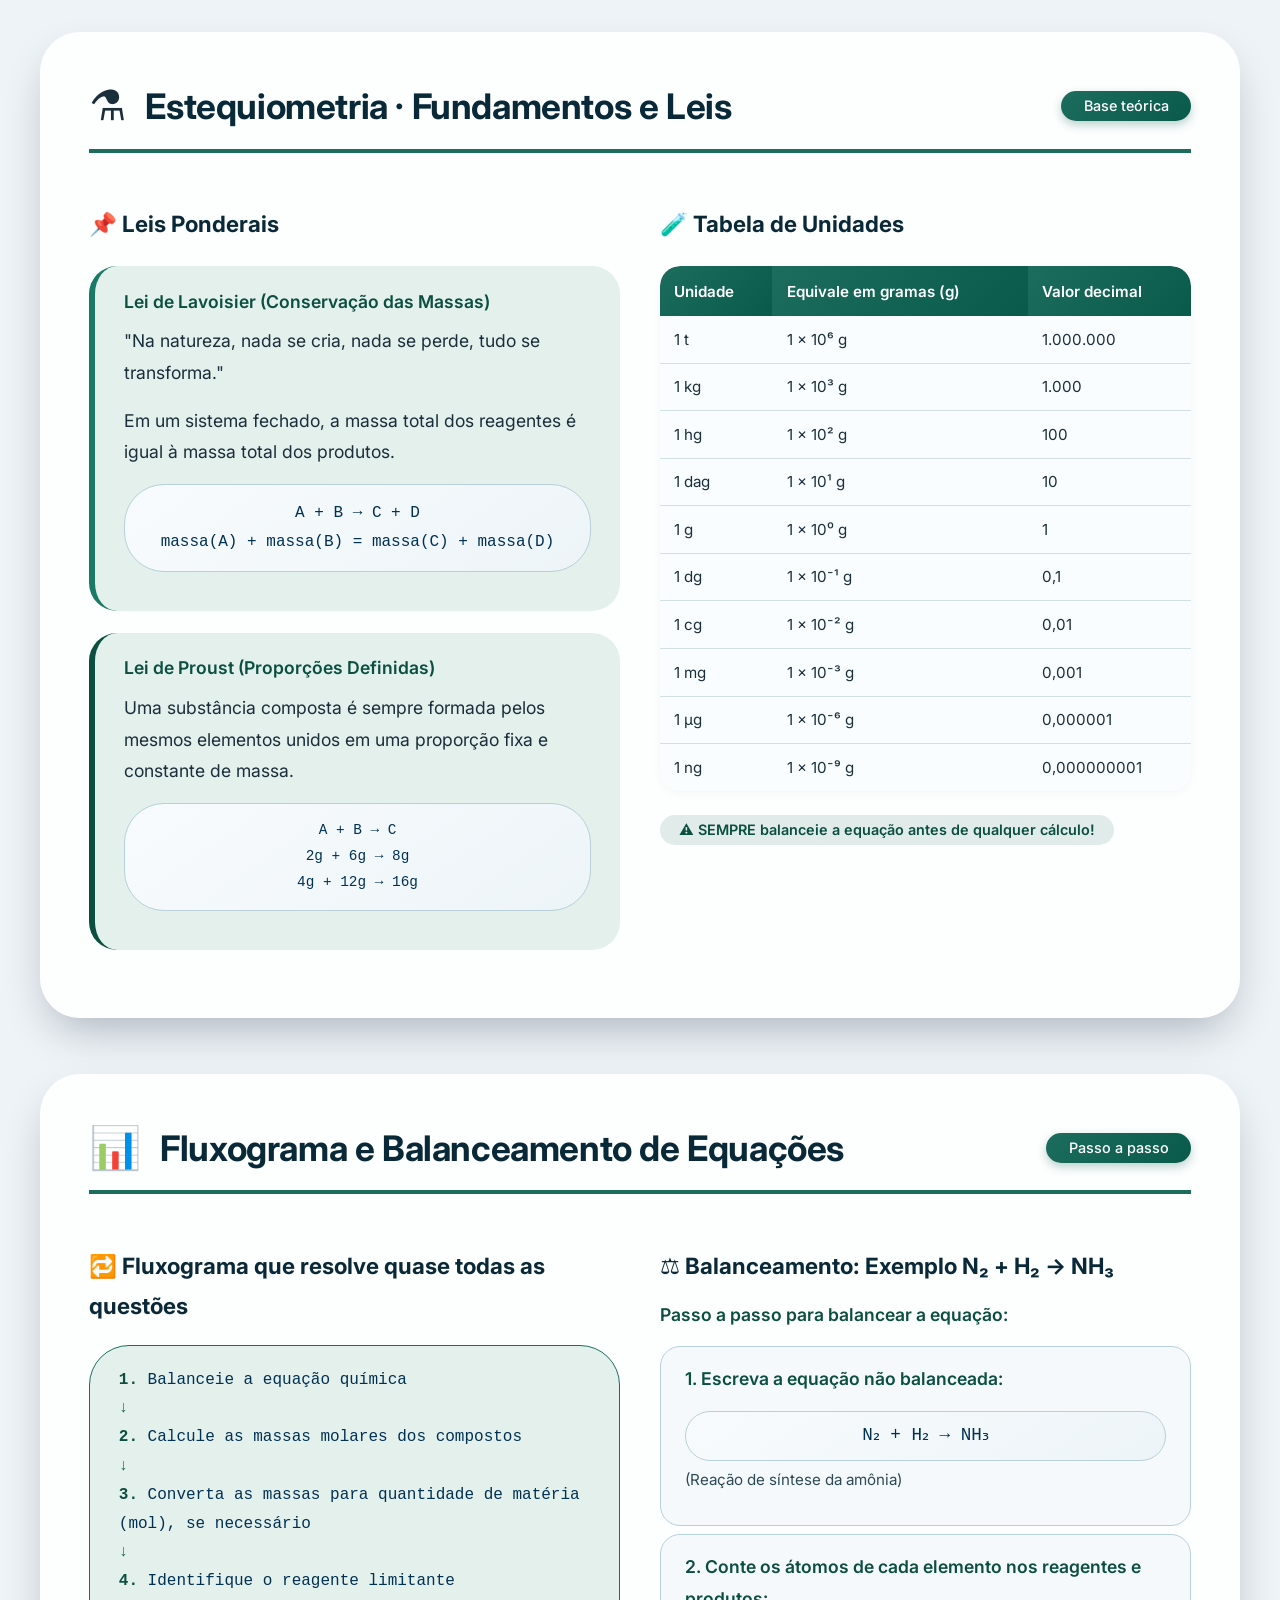
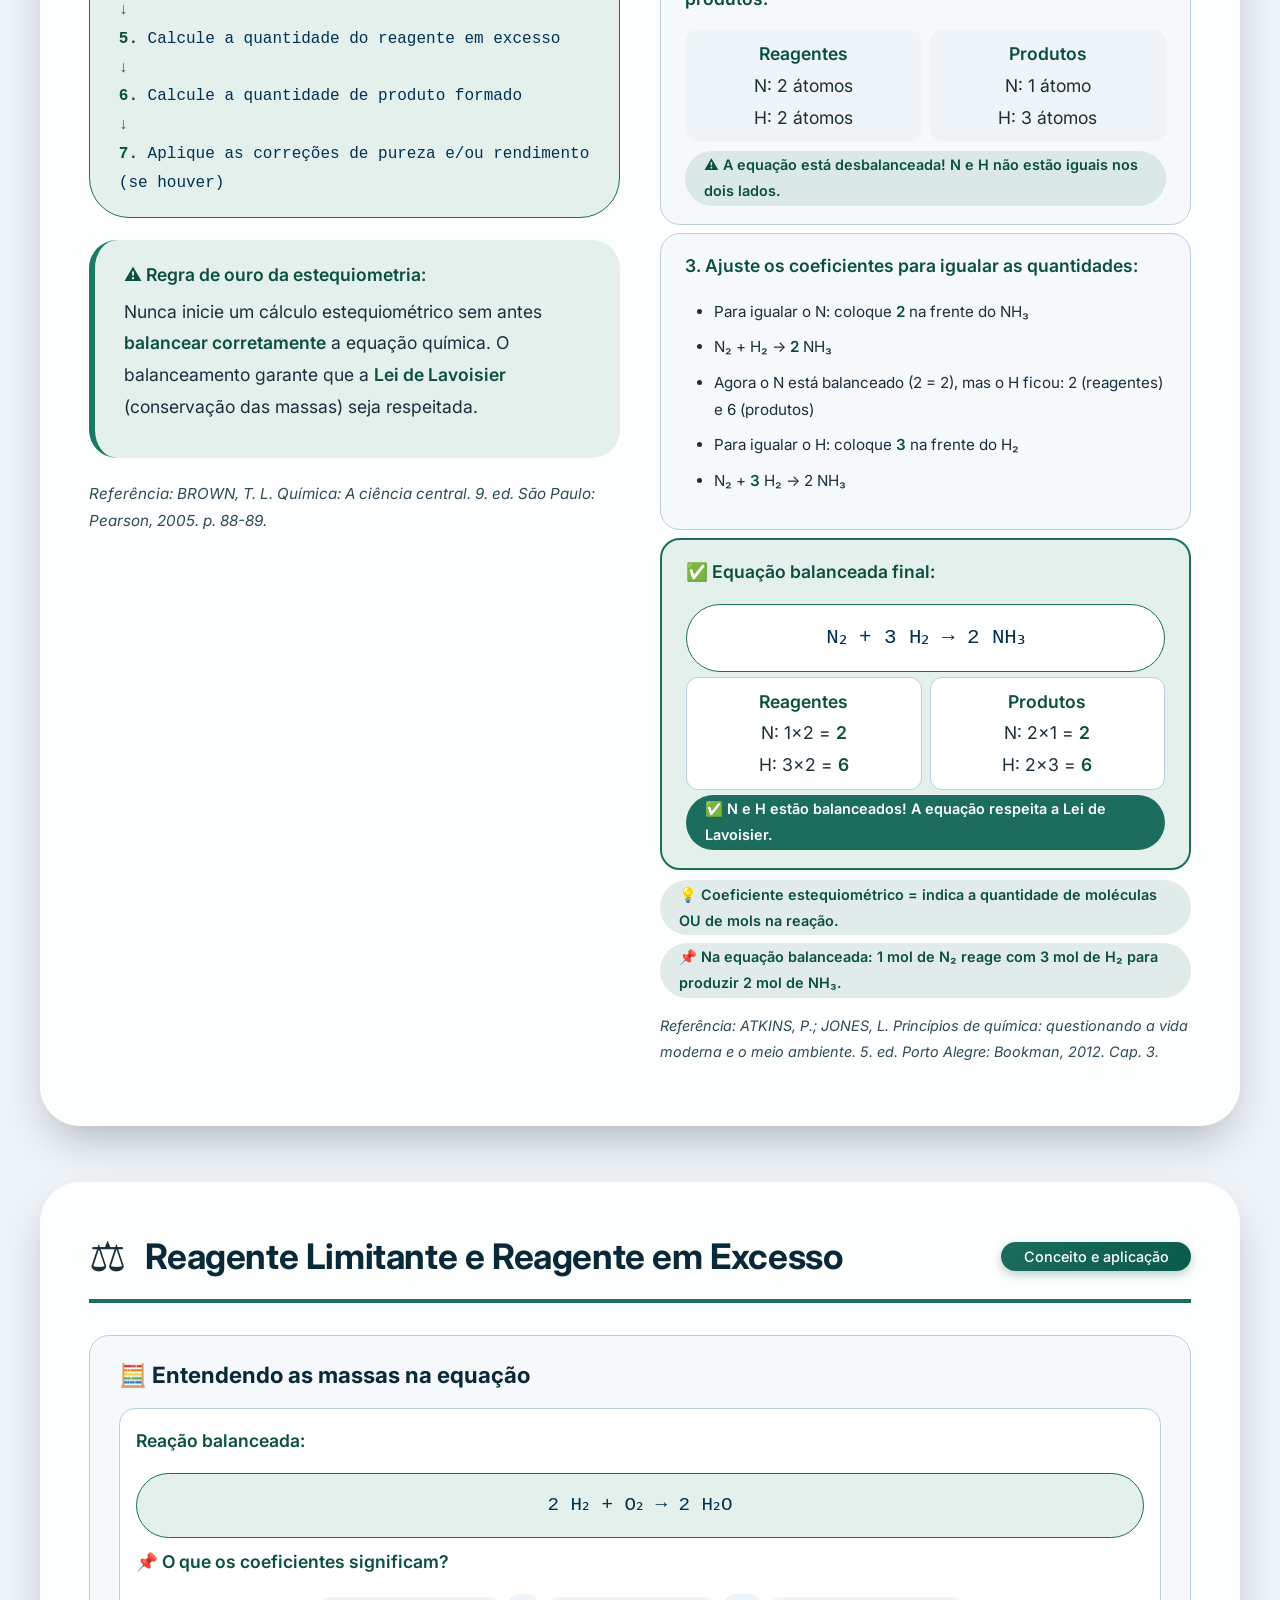
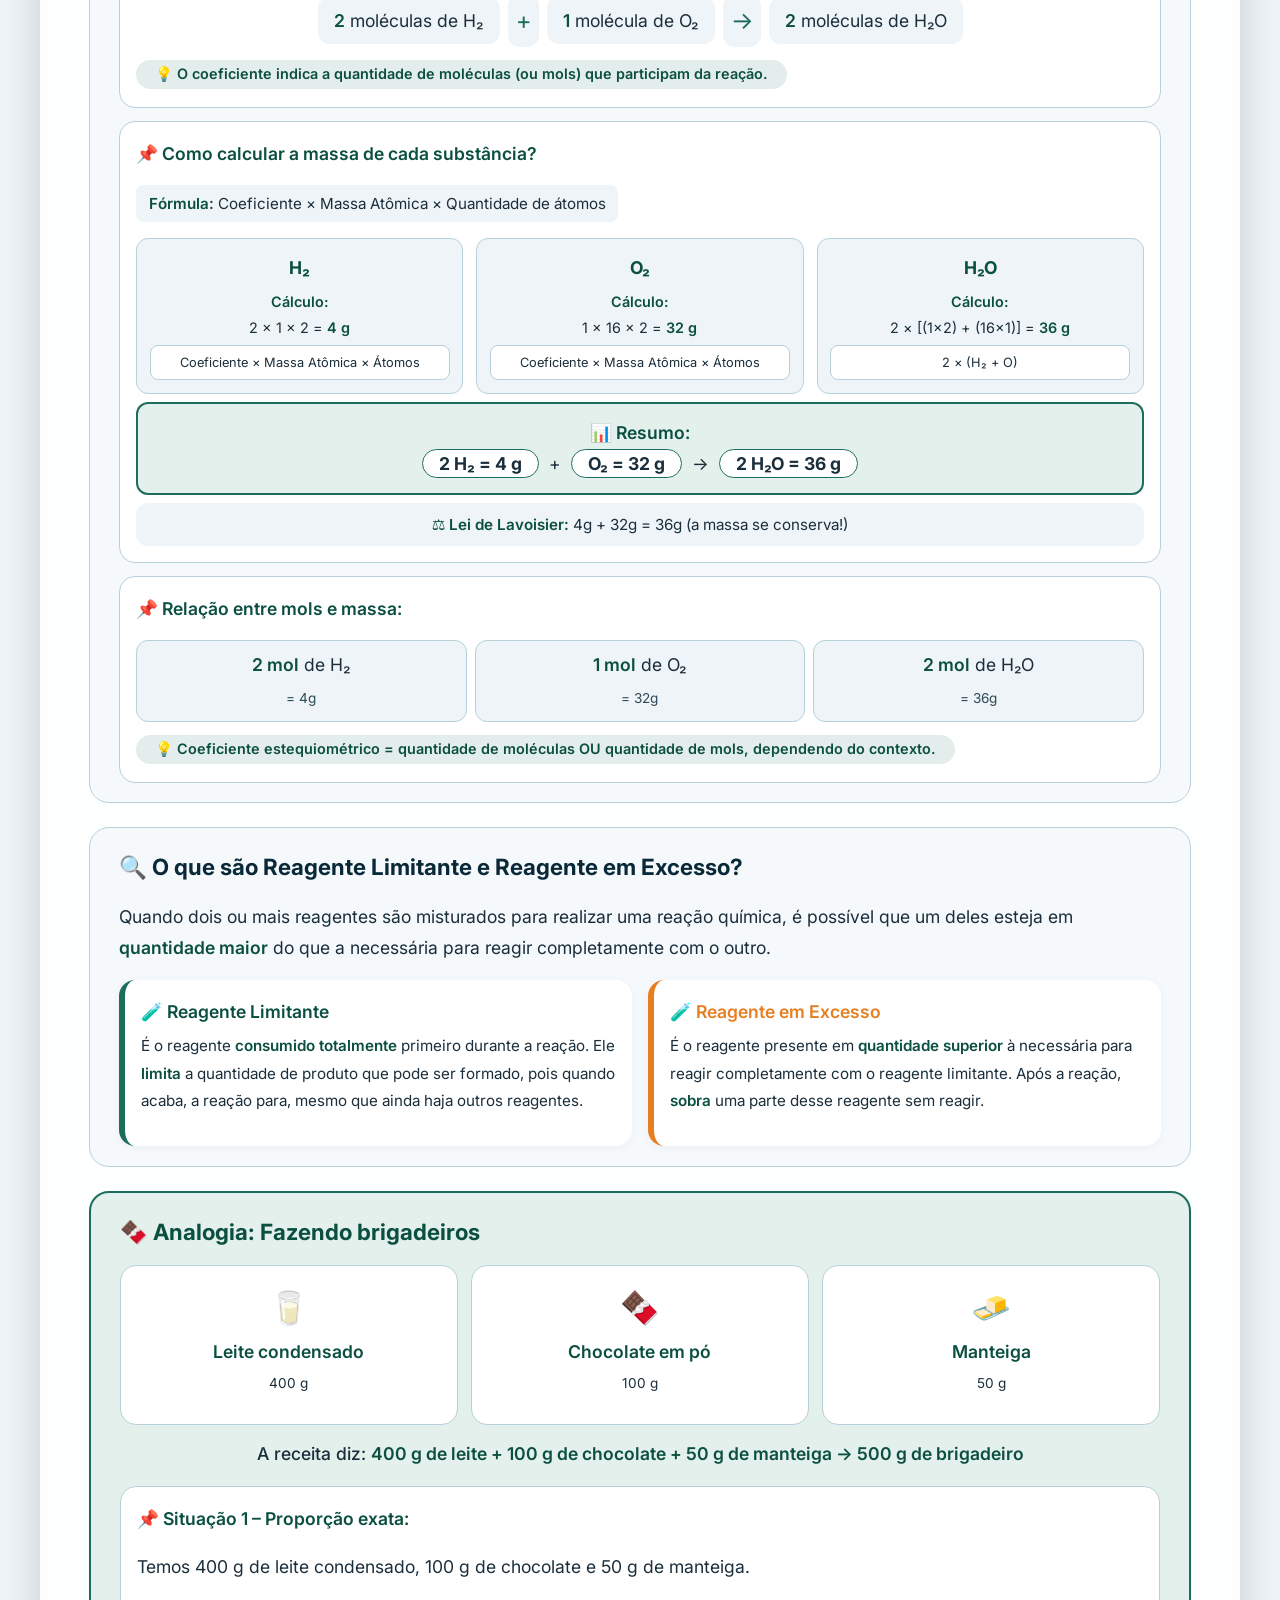
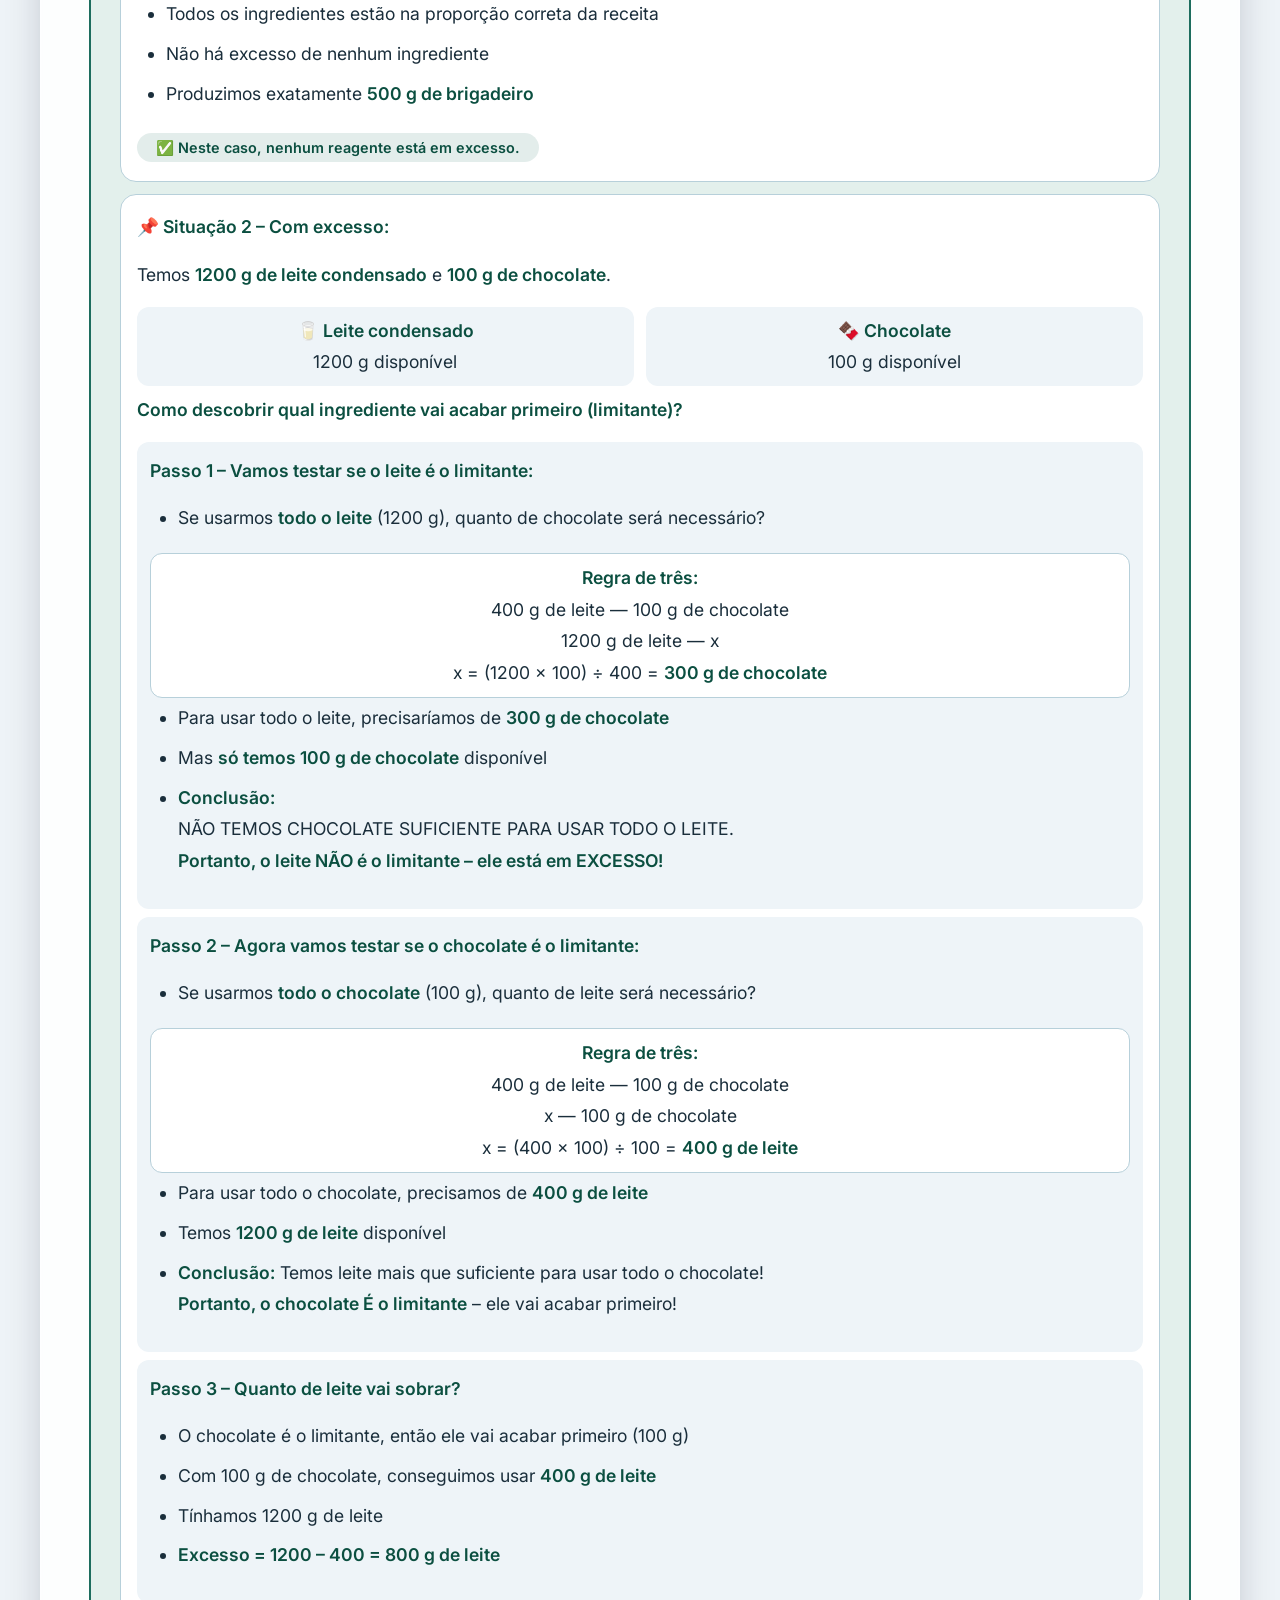
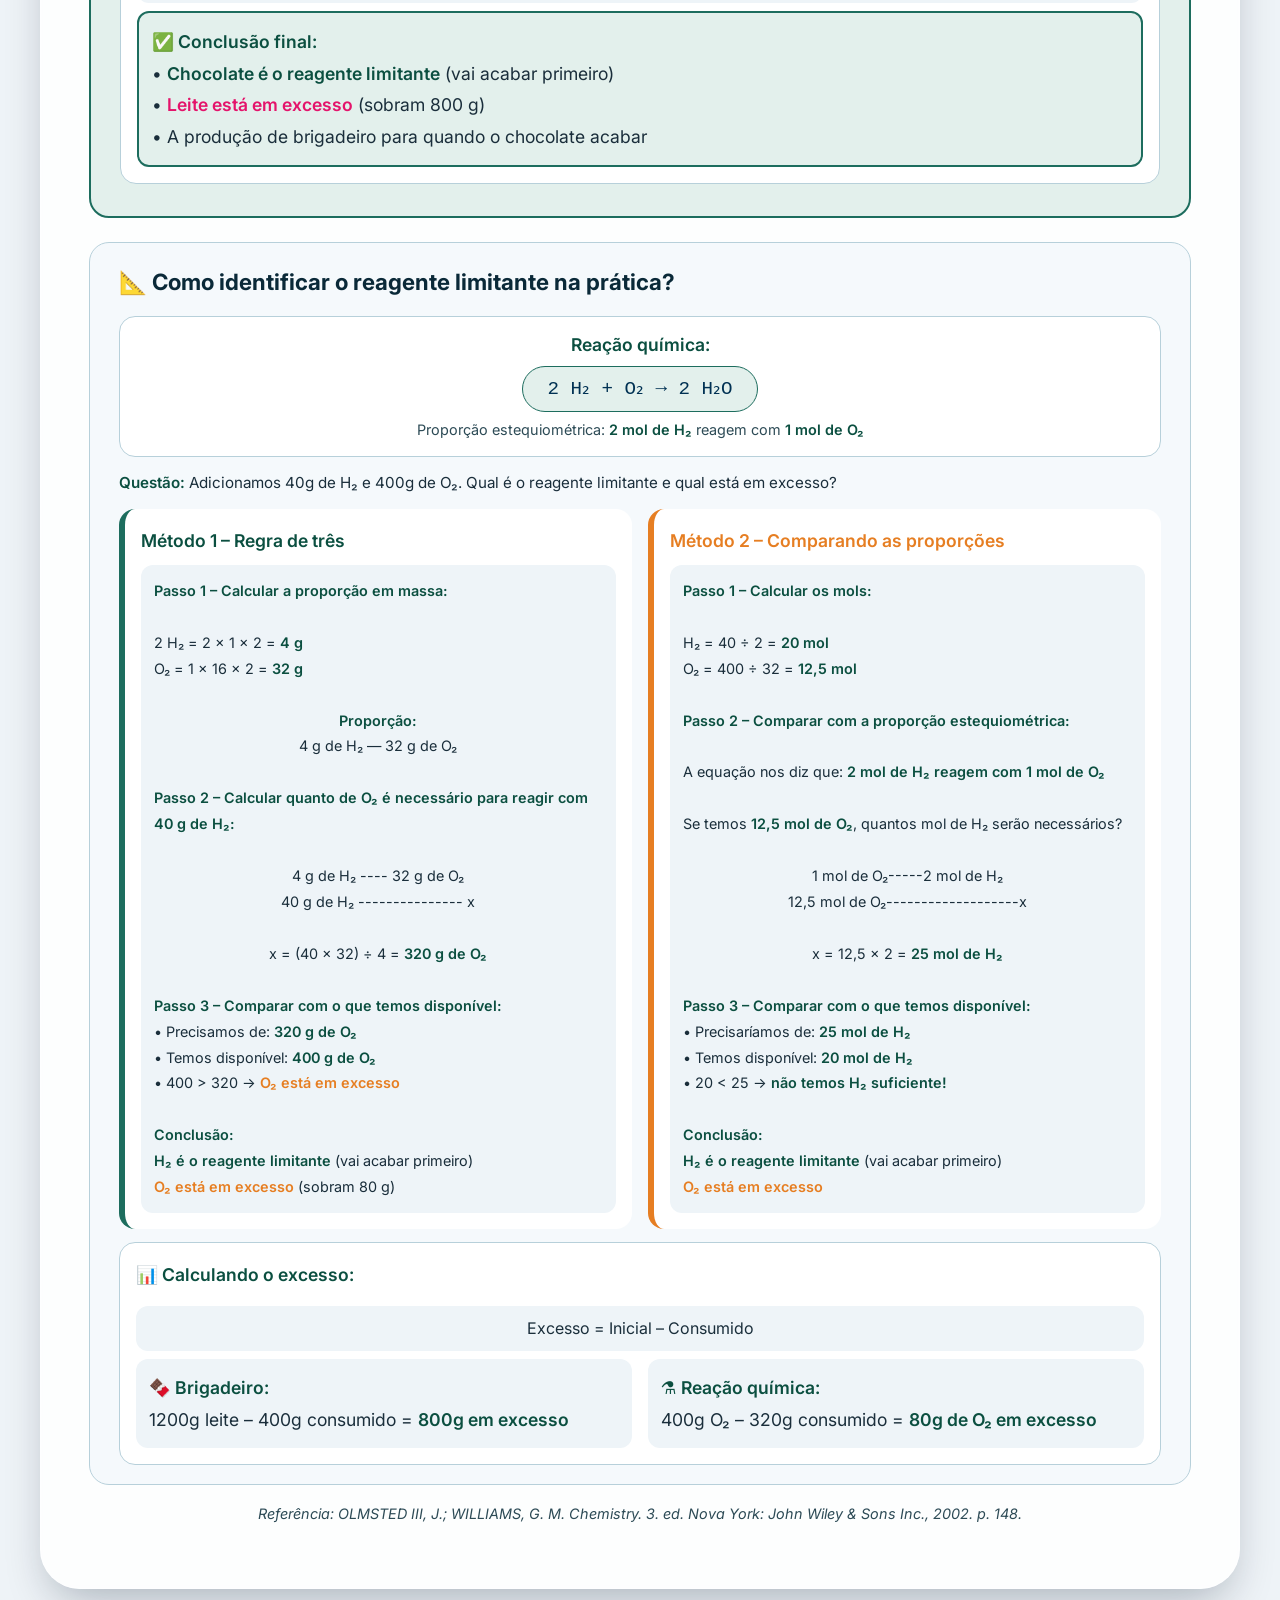
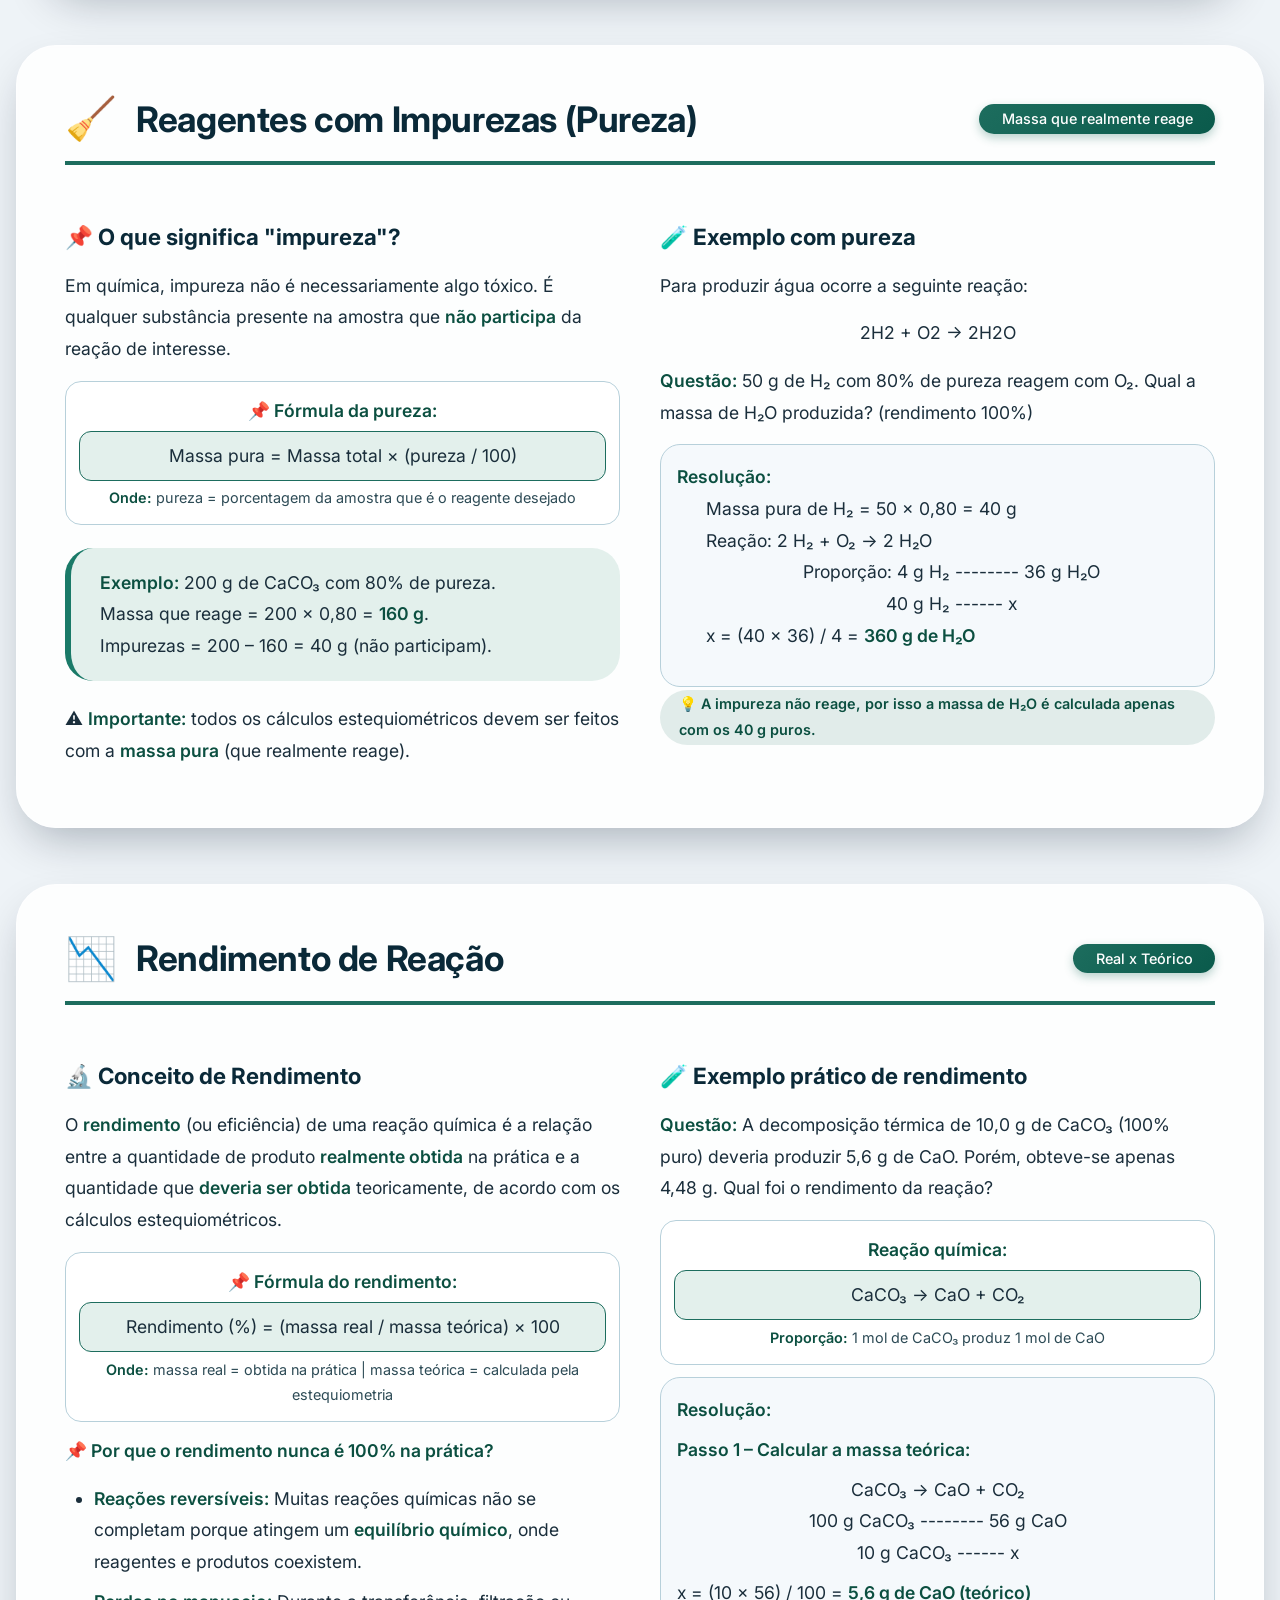
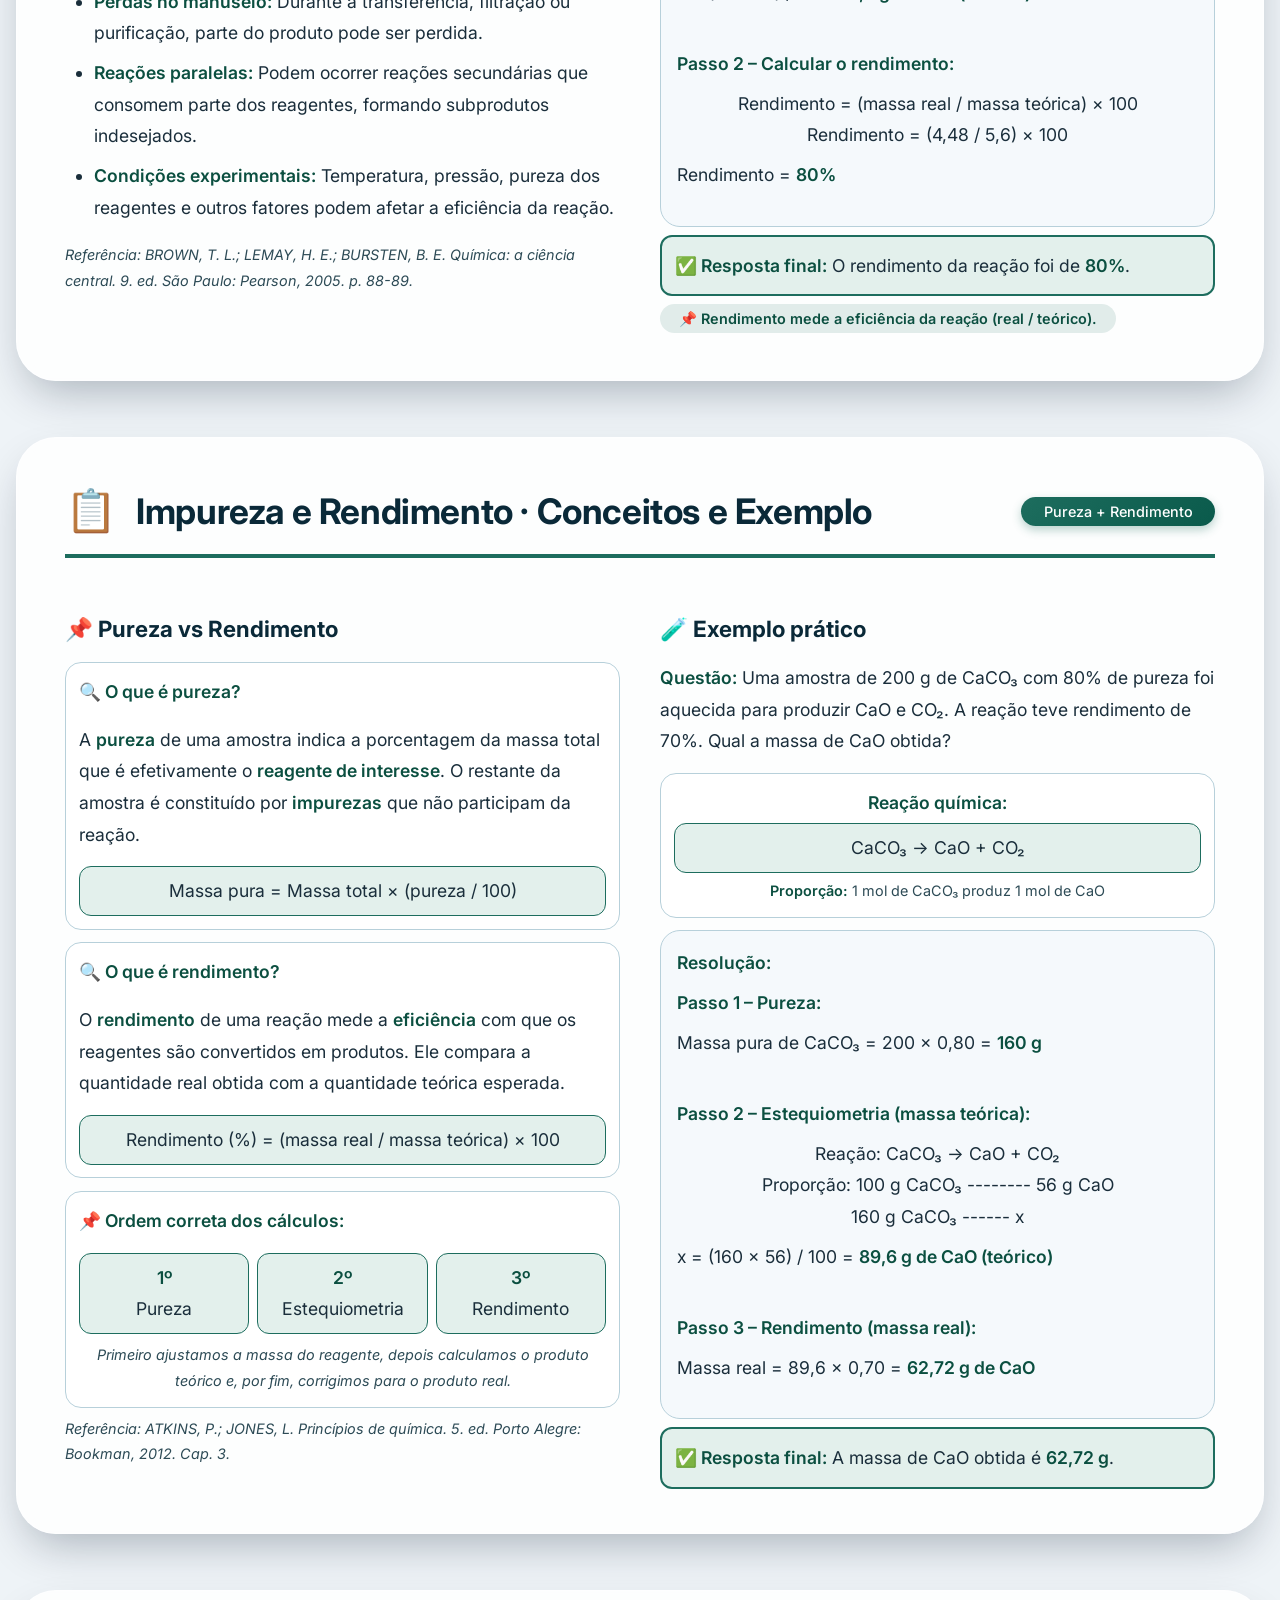
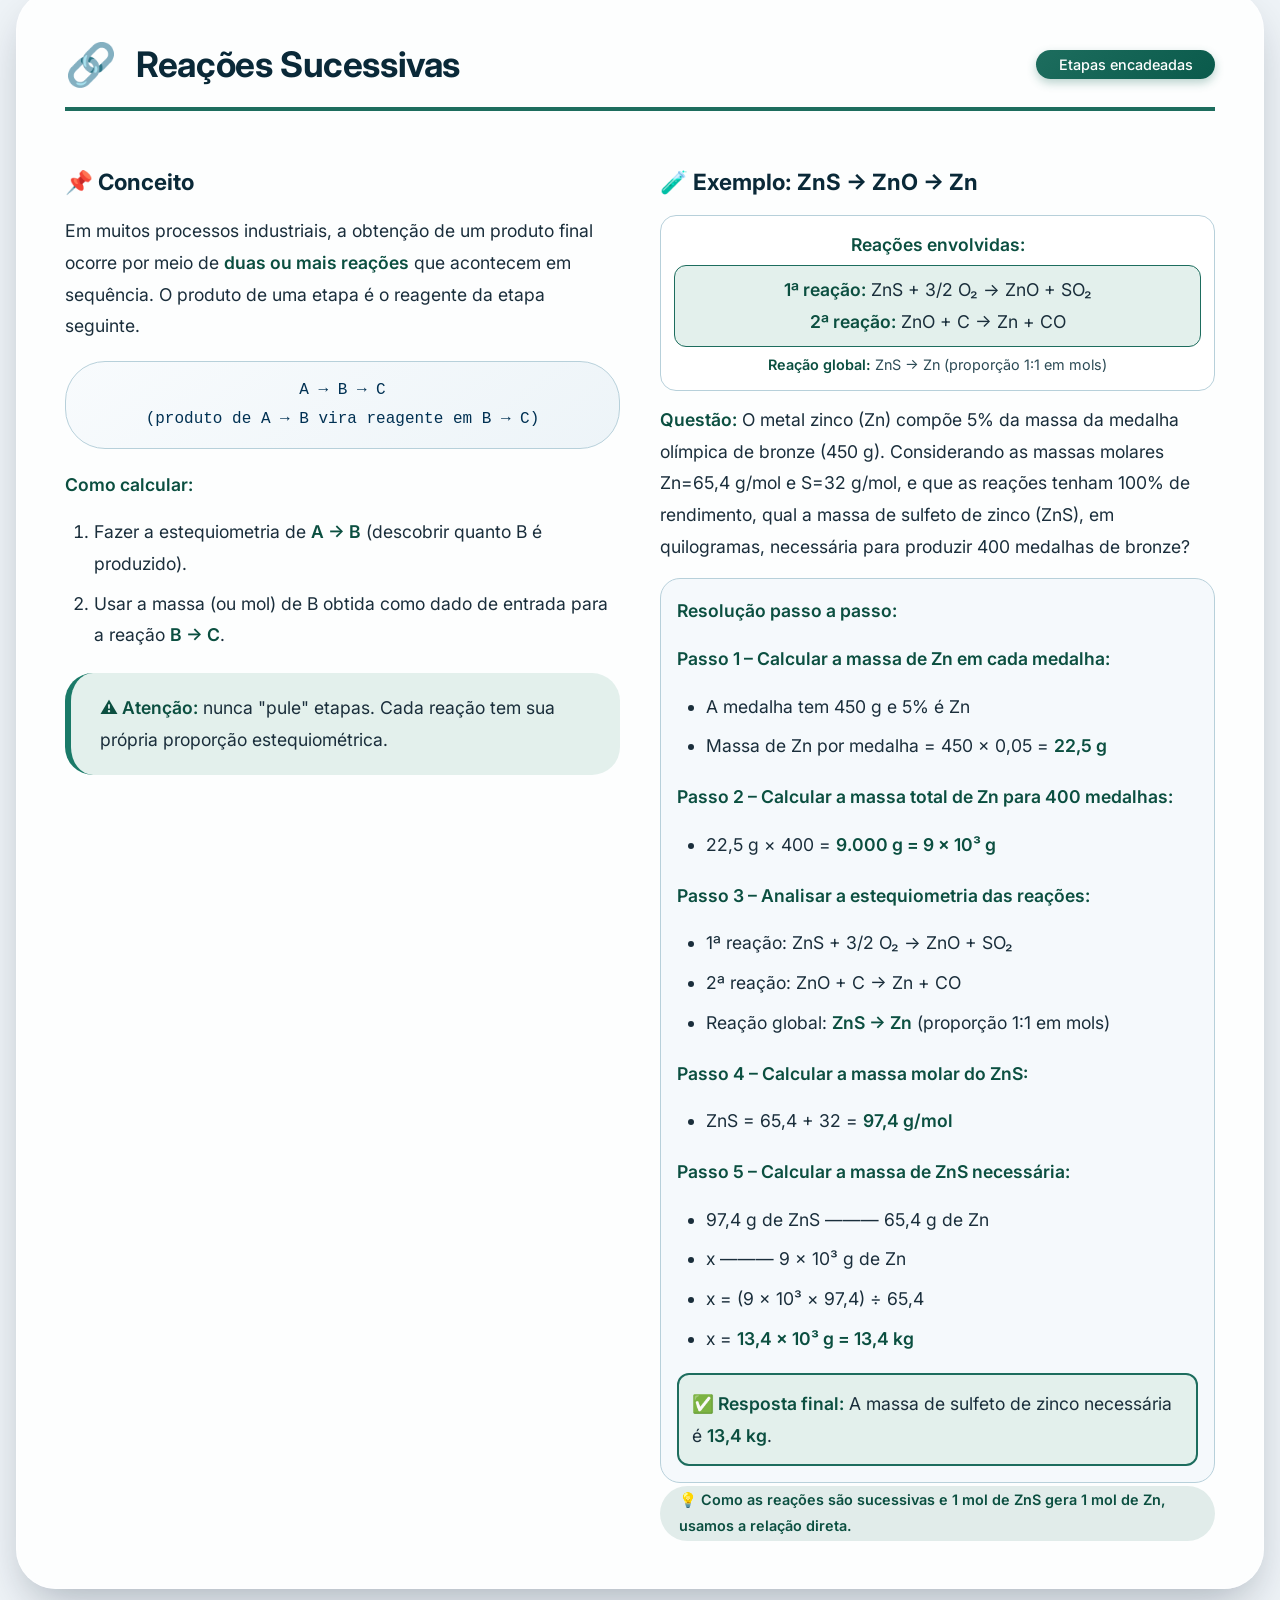
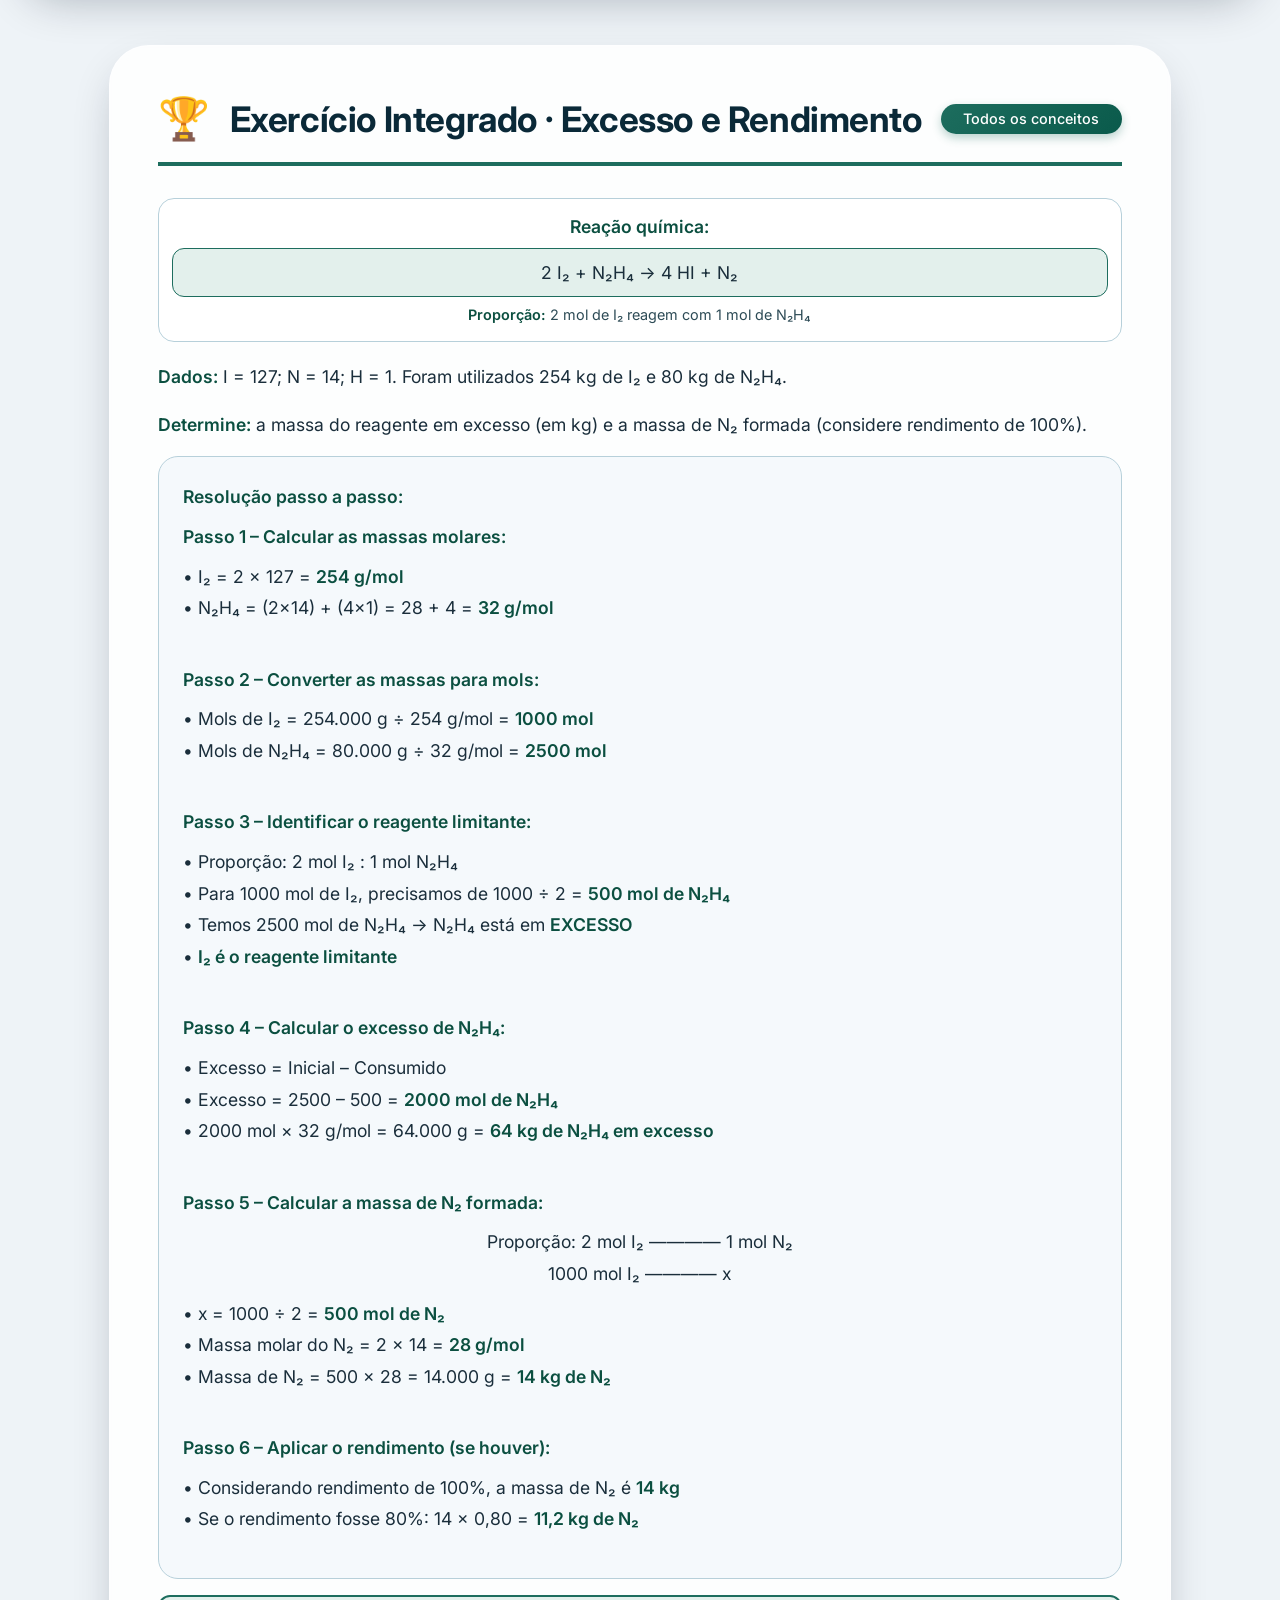
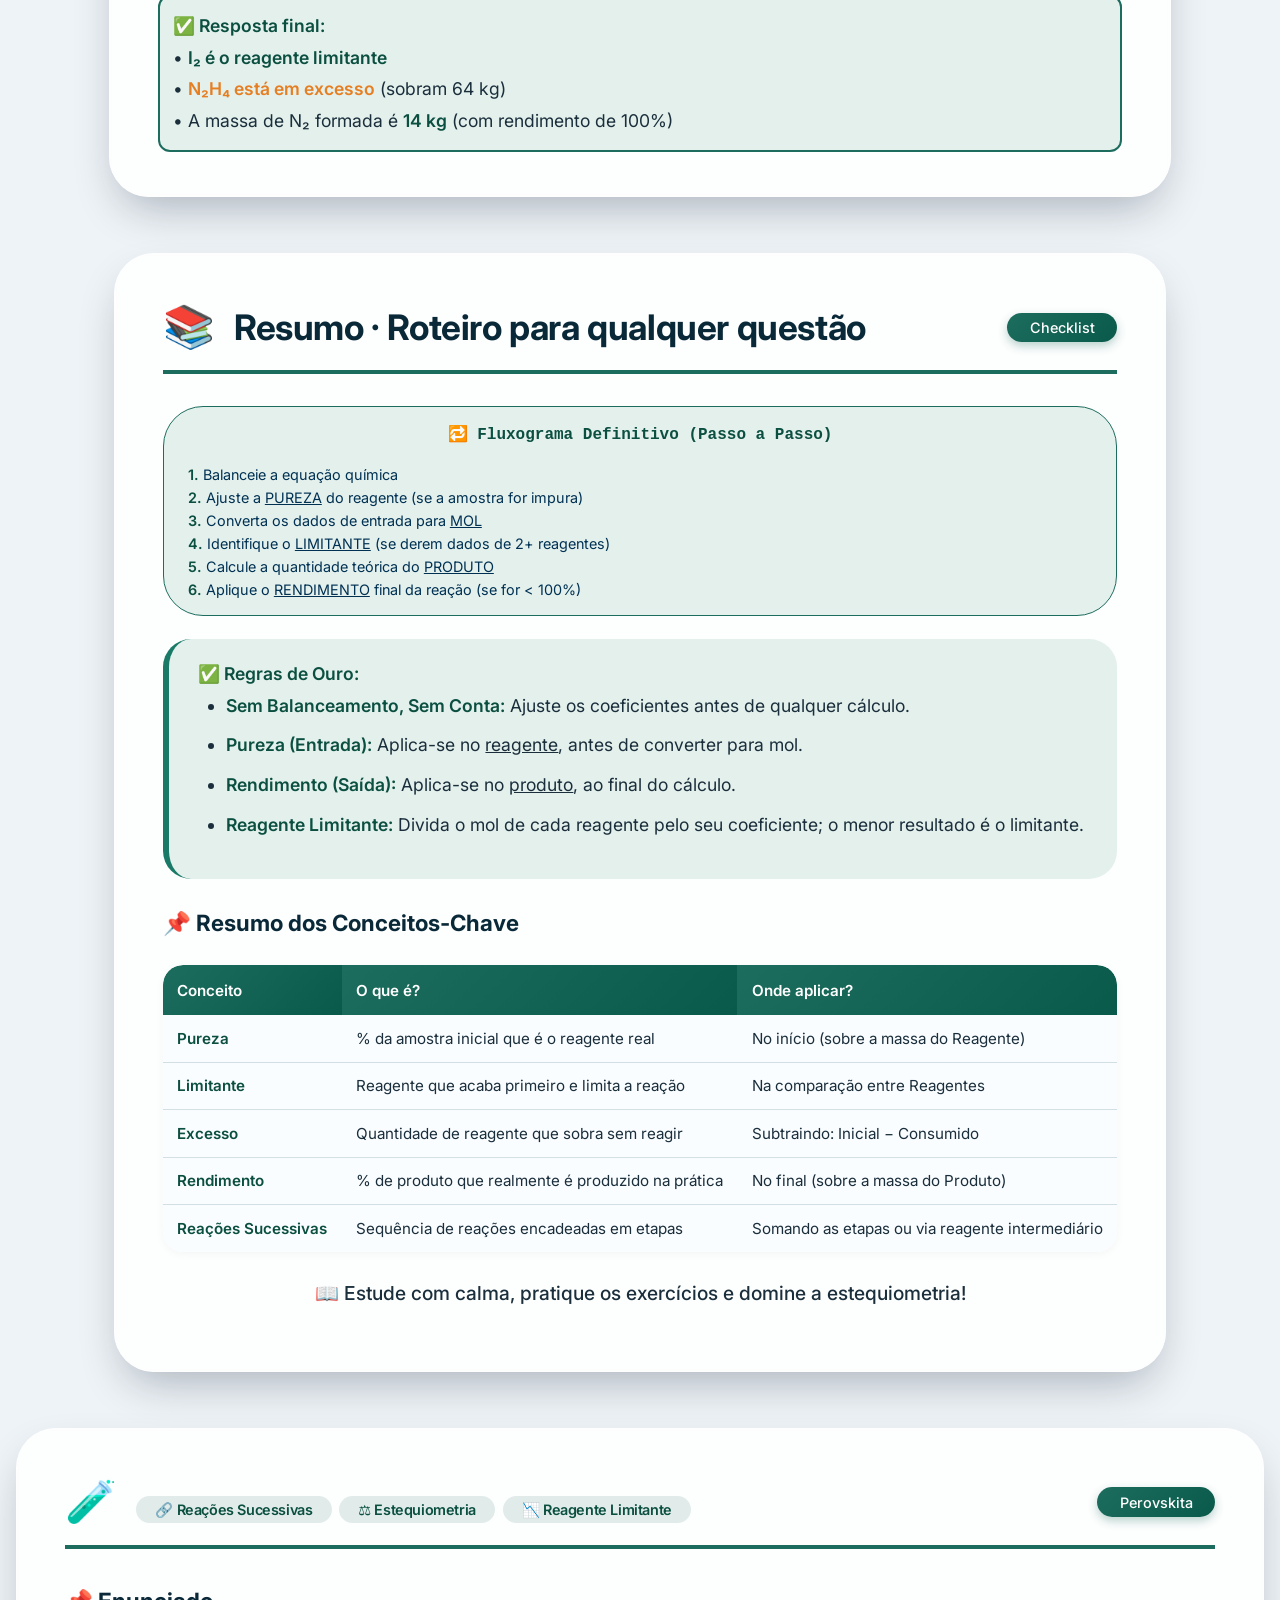
<file: Estequiometria.html>
<!DOCTYPE html>
<html lang="pt-BR">

<head>
    <meta charset="UTF-8">
    <meta name="viewport" content="width=device-width, initial-scale=1.0">
    <title>Estequiometria · Reações sucessivas, excesso, impurezas e rendimento</title>
    <!-- Fonte Inter (opcional) -->
    <link rel="preconnect" href="https://fonts.googleapis.com">
    <link rel="preconnect" href="https://fonts.gstatic.com" crossorigin>
    <link
        href="https://fonts.googleapis.com/css2?family=Inter:opsz,wght@14..32,400;14..32,500;14..32,600;14..32,700&display=swap"
        rel="stylesheet">
    <!-- ===== CSS MODULARIZADO ===== -->
    <link rel="stylesheet" href="styles.css">
</head>

<body>
    <div class="slide-container">

        <!-- ============================================================
    SLIDE 1 – INTRODUÇÃO / LEIS PONDERAIS
    ============================================================ -->
        <div class="slide">
            <div class="slide-header">
                <span class="icon-big">⚗️</span>
                <h2>Estequiometria · Fundamentos e Leis</h2>
                <span class="badge">Base teórica</span>
            </div>
            <div class="content-grid">
                <div class="text-block">
                    <h3>📌 Leis Ponderais</h3>
                    <div class="highlight-box">
                        <strong>Lei de Lavoisier (Conservação das Massas)</strong>
                        <p style="margin-top:0.5rem;">"Na natureza, nada se cria, nada se perde, tudo se transforma."
                        </p>
                        <p>Em um sistema fechado, a massa total dos reagentes é igual à massa total dos produtos.</p>
                        <div class="formula-block" style="font-size:1rem; margin-top:0.5rem;">
                            A + B → C + D<br>
                            <span class="small">massa(A) + massa(B) = massa(C) + massa(D)</span>
                        </div>
                    </div>
                    <div class="highlight-box" style="border-left-color: #0b4f40;">
                        <strong>Lei de Proust (Proporções Definidas)</strong>
                        <p style="margin-top:0.5rem;">Uma substância composta é sempre formada pelos mesmos elementos
                            unidos em uma proporção fixa e constante de massa.</p>
                        <div class="formula-block" style="font-size:0.9rem; margin-top:0.5rem;">
                            A + B → C<br>
                            2g + 6g → 8g<br>
                            4g + 12g → 16g
                        </div>
                    </div>
                </div>
                <div class="text-block">
                    <h3>🧪 Tabela de Unidades</h3>
                    <div class="table-wrap">
                        <table>
                            <thead>
                                <tr>
                                    <th>Unidade</th>
                                    <th>Equivale em gramas (g)</th>
                                    <th>Valor decimal</th>
                                </tr>
                            </thead>
                            <tbody>
                                <tr>
                                    <td>1 t</td>
                                    <td>1 × 10⁶ g</td>
                                    <td>1.000.000</td>
                                </tr>
                                <tr>
                                    <td>1 kg</td>
                                    <td>1 × 10³ g</td>
                                    <td>1.000</td>
                                </tr>
                                <tr>
                                    <td>1 hg</td>
                                    <td>1 × 10² g</td>
                                    <td>100</td>
                                </tr>
                                <tr>
                                    <td>1 dag</td>
                                    <td>1 × 10¹ g</td>
                                    <td>10</td>
                                </tr>
                                <tr>
                                    <td>1 g</td>
                                    <td>1 × 10⁰ g</td>
                                    <td>1</td>
                                </tr>
                                <tr>
                                    <td>1 dg</td>
                                    <td>1 × 10⁻¹ g</td>
                                    <td>0,1</td>
                                </tr>
                                <tr>
                                    <td>1 cg</td>
                                    <td>1 × 10⁻² g</td>
                                    <td>0,01</td>
                                </tr>
                                <tr>
                                    <td>1 mg</td>
                                    <td>1 × 10⁻³ g</td>
                                    <td>0,001</td>
                                </tr>
                                <tr>
                                    <td>1 μg</td>
                                    <td>1 × 10⁻⁶ g</td>
                                    <td>0,000001</td>
                                </tr>
                                <tr>
                                    <td>1 ng</td>
                                    <td>1 × 10⁻⁹ g</td>
                                    <td>0,000000001</td>
                                </tr>
                            </tbody>
                        </table>
                    </div>
                    <div class="tag">⚠️ SEMPRE balanceie a equação antes de qualquer cálculo!</div>
                </div>
            </div>
        </div>

        <!-- ============================================================
SLIDE 2 – FLUXOGRAMA E BALANCEAMENTO (REFORMULADO)
============================================================ -->
        <div class="slide">
            <div class="slide-header">
                <span class="icon-big">📊</span>
                <h2>Fluxograma e Balanceamento de Equações</h2>
                <span class="badge">Passo a passo</span>
            </div>
            <div class="content-grid">
                <div class="text-block">
                    <h3>🔁 Fluxograma que resolve quase todas as questões</h3>
                    <div class="formula-block"
                        style="font-size:1rem; background: var(--primary-light); border-color: var(--primary); text-align:left; padding:1.2rem 1.8rem;">
                        <strong>1.</strong> Balanceie a equação química<br>
                        <strong style="color:var(--primary);">↓</strong><br>
                        <strong>2.</strong> Calcule as massas molares dos compostos<br>
                        <strong style="color:var(--primary);">↓</strong><br>
                        <strong>3.</strong> Converta as massas para quantidade de matéria (mol), se necessário<br>
                        <strong style="color:var(--primary);">↓</strong><br>
                        <strong>4.</strong> Identifique o reagente limitante<br>
                        <strong style="color:var(--primary);">↓</strong><br>
                        <strong>5.</strong> Calcule a quantidade do reagente em excesso<br>
                        <strong style="color:var(--primary);">↓</strong><br>
                        <strong>6.</strong> Calcule a quantidade de produto formado<br>
                        <strong style="color:var(--primary);">↓</strong><br>
                        <strong>7.</strong> Aplique as correções de pureza e/ou rendimento (se houver)
                    </div>
                    <div class="highlight-box">
                        <strong>⚠️ Regra de ouro da estequiometria:</strong>
                        <p style="margin-top:0.3rem;">Nunca inicie um cálculo estequiométrico sem antes
                            <strong>balancear corretamente</strong> a equação química. O balanceamento garante que a
                            <strong>Lei de Lavoisier</strong> (conservação das massas) seja respeitada.
                        </p>
                    </div>
                    <p style="margin-top:0.5rem; font-size:0.95rem; color:var(--text-muted);">
                        <em>Referência: BROWN, T. L. Química: A ciência central. 9. ed. São Paulo: Pearson, 2005. p.
                            88-89.</em>
                    </p>
                </div>
                <div class="text-block">
                    <h3>⚖️ Balanceamento: Exemplo N₂ + H₂ → NH₃</h3>
                    <p><strong>Passo a passo para balancear a equação:</strong></p>

                    <div
                        style="background:#f5f9fc; border-radius:20px; padding:1rem 1.5rem; border:1px solid #b7d0da; margin:0.5rem 0;">
                        <p><strong>1. Escreva a equação não balanceada:</strong></p>
                        <div class="formula-block" style="font-size:1.1rem; margin:0.3rem 0; padding:0.5rem;">
                            N₂ + H₂ → NH₃
                        </div>
                        <p style="font-size:0.95rem; color:var(--text-muted);">(Reação de síntese da amônia)</p>
                    </div>

                    <div
                        style="background:#f5f9fc; border-radius:20px; padding:1rem 1.5rem; border:1px solid #b7d0da; margin:0.5rem 0;">
                        <p><strong>2. Conte os átomos de cada elemento nos reagentes e produtos:</strong></p>
                        <div style="display:grid; grid-template-columns:1fr 1fr; gap:0.5rem; margin:0.3rem 0;">
                            <div style="background:#eef4f8; padding:0.5rem; border-radius:12px; text-align:center;">
                                <strong>Reagentes</strong><br>
                                N: 2 átomos<br>
                                H: 2 átomos
                            </div>
                            <div style="background:#eef4f8; padding:0.5rem; border-radius:12px; text-align:center;">
                                <strong>Produtos</strong><br>
                                N: 1 átomo<br>
                                H: 3 átomos
                            </div>
                        </div>
                        <div class="tag" style="margin-top:0.3rem;">⚠️ A equação está <strong>desbalanceada</strong>! N
                            e H não estão iguais nos dois lados.</div>
                    </div>

                    <div
                        style="background:#f5f9fc; border-radius:20px; padding:1rem 1.5rem; border:1px solid #b7d0da; margin:0.5rem 0;">
                        <p><strong>3. Ajuste os coeficientes para igualar as quantidades:</strong></p>
                        <ul style="font-size:0.95rem;">
                            <li>Para igualar o N: coloque <strong>2</strong> na frente do NH₃</li>
                            <li>N₂ + H₂ → <strong>2</strong> NH₃</li>
                            <li>Agora o N está balanceado (2 = 2), mas o H ficou: 2 (reagentes) e 6 (produtos)</li>
                            <li>Para igualar o H: coloque <strong>3</strong> na frente do H₂</li>
                            <li>N₂ + <strong>3</strong> H₂ → 2 NH₃</li>
                        </ul>
                    </div>

                    <div
                        style="background:var(--primary-light); border-radius:20px; padding:1rem 1.5rem; border:2px solid var(--primary); margin:0.5rem 0;">
                        <p><strong>✅ Equação balanceada final:</strong></p>
                        <div class="formula-block"
                            style="font-size:1.3rem; margin:0.3rem 0; background:white; border-color:var(--primary);">
                            N₂ + 3 H₂ → 2 NH₃
                        </div>
                        <div style="display:grid; grid-template-columns:1fr 1fr; gap:0.5rem; margin-top:0.3rem;">
                            <div
                                style="background:white; padding:0.5rem; border-radius:12px; text-align:center; border:1px solid #b7d0da;">
                                <strong>Reagentes</strong><br>
                                N: 1×2 = <strong>2</strong><br>
                                H: 3×2 = <strong>6</strong>
                            </div>
                            <div
                                style="background:white; padding:0.5rem; border-radius:12px; text-align:center; border:1px solid #b7d0da;">
                                <strong>Produtos</strong><br>
                                N: 2×1 = <strong>2</strong><br>
                                H: 2×3 = <strong>6</strong>
                            </div>
                        </div>
                        <div class="tag" style="margin-top:0.3rem; background:var(--primary); color:white;">✅ N e H
                            estão balanceados! A equação respeita a Lei de Lavoisier.</div>
                    </div>

                    <div style="margin-top:0.5rem;">
                        <div class="tag">💡 <strong>Coeficiente estequiométrico</strong> = indica a quantidade de
                            moléculas OU de mols na reação.</div>
                        <div class="tag" style="margin-top:0.3rem;">📌 Na equação balanceada: <strong>1 mol de
                                N₂</strong> reage com <strong>3 mol de H₂</strong> para produzir <strong>2 mol de
                                NH₃</strong>.</div>
                    </div>

                    <p style="margin-top:0.8rem; font-size:0.9rem; color:var(--text-muted);">
                        <em>Referência: ATKINS, P.; JONES, L. Princípios de química: questionando a vida moderna e o
                            meio ambiente. 5. ed. Porto Alegre: Bookman, 2012. Cap. 3.</em>
                    </p>
                </div>
            </div>
        </div>

        <!-- ============================================================
SLIDE 3 – REAGENTE LIMITANTE E EXCESSO (REORGANIZADO)
============================================================ -->
        <div class="slide">
            <div class="slide-header">
                <span class="icon-big">⚖️</span>
                <h2>Reagente Limitante e Reagente em Excesso</h2>
                <span class="badge">Conceito e aplicação</span>
            </div>
            <div class="content-single text-block">

                <!-- ============================================================
        SEÇÃO 1: CÁLCULO DAS MASSAS MOLARES (PRIMEIRO!)
        ============================================================ -->
                <div
                    style="background:#f5f9fc; border-radius:20px; padding:1.2rem 1.8rem; border:1px solid #b7d0da; margin-bottom:1.5rem;">
                    <h3 style="margin-top:0;">🧮 Entendendo as massas na equação</h3>

                    <div style="background:white; border-radius:16px; padding:1rem; border:1px solid #b7d0da;">
                        <p><strong>Reação balanceada:</strong></p>
                        <div class="formula-block"
                            style="font-size:1.2rem; margin:0.3rem 0; background:var(--primary-light); border-color:var(--primary);">
                            2 H₂ + O₂ → 2 H₂O
                        </div>

                        <p style="margin-top:0.5rem;"><strong>📌 O que os coeficientes significam?</strong></p>
                        <div
                            style="display:grid; grid-template-columns:auto auto auto auto auto; gap:0.5rem; align-items:center; justify-content:center; margin:0.5rem 0;">
                            <div
                                style="background:#eef4f8; padding:0.5rem 1rem; border-radius:12px; text-align:center; white-space:nowrap;">
                                <strong>2</strong> moléculas de H₂
                            </div>
                            <div
                                style="background:#eef4f8; padding:0.3rem 0.5rem; border-radius:12px; text-align:center; font-size:1.5rem; color:var(--primary); white-space:nowrap;">
                                +
                            </div>
                            <div
                                style="background:#eef4f8; padding:0.5rem 1rem; border-radius:12px; text-align:center; white-space:nowrap;">
                                <strong>1</strong> molécula de O₂
                            </div>
                            <div
                                style="background:#eef4f8; padding:0.3rem 0.5rem; border-radius:12px; text-align:center; font-size:1.5rem; color:var(--primary); white-space:nowrap;">
                                →
                            </div>
                            <div
                                style="background:#eef4f8; padding:0.5rem 1rem; border-radius:12px; text-align:center; white-space:nowrap;">
                                <strong>2</strong> moléculas de H₂O
                            </div>
                        </div>
                        <div class="tag" style="margin-top:0.3rem;">💡 O coeficiente indica a quantidade de moléculas
                            (ou mols) que participam da reação.</div>
                    </div>

                    <div
                        style="background:white; border-radius:16px; padding:1rem; border:1px solid #b7d0da; margin-top:0.8rem;">
                        <p><strong>📌 Como calcular a massa de cada substância?</strong></p>

                        <p
                            style="font-size:0.95rem; background:#eef4f8; padding:0.3rem 0.8rem; border-radius:8px; display:inline-block; margin-bottom:0.5rem;">
                            <strong>Fórmula:</strong> Coeficiente × Massa Atômica × Quantidade de átomos
                        </p>

                        <div style="display:grid; grid-template-columns:1fr 1fr 1fr; gap:0.8rem; margin:0.5rem 0;">
                            <!-- H₂ -->
                            <div
                                style="background:#eef4f8; padding:0.8rem; border-radius:12px; text-align:center; border:1px solid #b7d0da;">
                                <div style="font-size:1.1rem; font-weight:bold; color:var(--primary-dark);">H₂</div>
                                <div style="font-size:0.9rem; margin-top:0.3rem;">
                                    <strong>Cálculo:</strong><br>
                                    2 × 1 × 2 = <strong>4 g</strong>
                                </div>
                                <div
                                    style="background:white; padding:0.3rem; border-radius:8px; margin-top:0.3rem; font-size:0.8rem; border:1px solid #b7d0da;">
                                    Coeficiente × Massa Atômica × Átomos
                                </div>
                            </div>

                            <!-- O₂ -->
                            <div
                                style="background:#eef4f8; padding:0.8rem; border-radius:12px; text-align:center; border:1px solid #b7d0da;">
                                <div style="font-size:1.1rem; font-weight:bold; color:var(--primary-dark);">O₂</div>
                                <div style="font-size:0.9rem; margin-top:0.3rem;">
                                    <strong>Cálculo:</strong><br>
                                    1 × 16 × 2 = <strong>32 g</strong>
                                </div>
                                <div
                                    style="background:white; padding:0.3rem; border-radius:8px; margin-top:0.3rem; font-size:0.8rem; border:1px solid #b7d0da;">
                                    Coeficiente × Massa Atômica × Átomos
                                </div>
                            </div>

                            <!-- H₂O -->
                            <div
                                style="background:#eef4f8; padding:0.8rem; border-radius:12px; text-align:center; border:1px solid #b7d0da;">
                                <div style="font-size:1.1rem; font-weight:bold; color:var(--primary-dark);">H₂O</div>
                                <div style="font-size:0.9rem; margin-top:0.3rem;">
                                    <strong>Cálculo:</strong><br>
                                    2 × [(1×2) + (16×1)] = <strong>36 g</strong>
                                </div>
                                <div
                                    style="background:white; padding:0.3rem; border-radius:8px; margin-top:0.3rem; font-size:0.8rem; border:1px solid #b7d0da;">
                                    2 × (H₂ + O)
                                </div>
                            </div>
                        </div>

                        <div
                            style="background:var(--primary-light); padding:0.8rem; border-radius:12px; border:2px solid var(--primary); text-align:center; margin-top:0.5rem;">
                            <strong>📊 Resumo:</strong><br>
                            <span
                                style="background:white; padding:0.2rem 1rem; border-radius:20px; border:1px solid var(--primary); font-weight:bold;">2
                                H₂ = 4 g</span>
                            <span style="margin:0 0.3rem;">+</span>
                            <span
                                style="background:white; padding:0.2rem 1rem; border-radius:20px; border:1px solid var(--primary); font-weight:bold;">O₂
                                = 32 g</span>
                            <span style="margin:0 0.3rem;">→</span>
                            <span
                                style="background:white; padding:0.2rem 1rem; border-radius:20px; border:1px solid var(--primary); font-weight:bold;">2
                                H₂O = 36 g</span>
                        </div>

                        <div
                            style="background:#eef4f8; padding:0.5rem; border-radius:12px; margin-top:0.5rem; text-align:center; font-size:0.95rem;">
                            <strong>⚖️ Lei de Lavoisier:</strong> 4g + 32g = 36g (a massa se conserva!)
                        </div>
                    </div>

                    <div
                        style="background:white; border-radius:16px; padding:1rem; border:1px solid #b7d0da; margin-top:0.8rem;">
                        <p><strong>📌 Relação entre mols e massa:</strong></p>
                        <div style="display:grid; grid-template-columns:1fr 1fr 1fr; gap:0.5rem; margin:0.5rem 0;">
                            <div
                                style="background:#eef4f8; padding:0.5rem; border-radius:12px; text-align:center; border:1px solid #b7d0da;">
                                <strong>2 mol</strong> de H₂<br>
                                <span style="font-size:0.85rem; color:var(--text-muted);">= 4g</span>
                            </div>
                            <div
                                style="background:#eef4f8; padding:0.5rem; border-radius:12px; text-align:center; border:1px solid #b7d0da;">
                                <strong>1 mol</strong> de O₂<br>
                                <span style="font-size:0.85rem; color:var(--text-muted);">= 32g</span>
                            </div>
                            <div
                                style="background:#eef4f8; padding:0.5rem; border-radius:12px; text-align:center; border:1px solid #b7d0da;">
                                <strong>2 mol</strong> de H₂O<br>
                                <span style="font-size:0.85rem; color:var(--text-muted);">= 36g</span>
                            </div>
                        </div>
                        <div class="tag" style="margin-top:0.3rem;">💡 <strong>Coeficiente estequiométrico</strong> =
                            quantidade de moléculas OU quantidade de mols, dependendo do contexto.</div>
                    </div>
                </div>

                <!-- ============================================================
        SEÇÃO 2: CONCEITO DE REAGENTE LIMITANTE
        ============================================================ -->
                <div
                    style="background:#f5f9fc; border-radius:20px; padding:1.2rem 1.8rem; border:1px solid #b7d0da; margin-bottom:1.5rem;">
                    <h3 style="margin-top:0;">🔍 O que são Reagente Limitante e Reagente em Excesso?</h3>
                    <p>
                        Quando dois ou mais reagentes são misturados para realizar uma reação química, é possível que um
                        deles esteja em
                        <strong>quantidade maior</strong> do que a necessária para reagir completamente com o outro.
                    </p>

                    <div style="display:grid; grid-template-columns:1fr 1fr; gap:1rem; margin-top:0.8rem;">
                        <div
                            style="background:white; border-radius:16px; padding:1rem; border-left:6px solid var(--primary); box-shadow:0 2px 8px rgba(0,0,0,0.04);">
                            <strong style="color:var(--primary-dark);">🧪 Reagente Limitante</strong>
                            <p style="margin-top:0.3rem; font-size:0.95rem;">
                                É o reagente <strong>consumido totalmente</strong> primeiro durante a reação.
                                Ele <strong>limita</strong> a quantidade de produto que pode ser formado, pois quando
                                acaba,
                                a reação para, mesmo que ainda haja outros reagentes.
                            </p>
                        </div>
                        <div
                            style="background:white; border-radius:16px; padding:1rem; border-left:6px solid #e67e22; box-shadow:0 2px 8px rgba(0,0,0,0.04);">
                            <strong style="color:#e67e22;">🧪 Reagente em Excesso</strong>
                            <p style="margin-top:0.3rem; font-size:0.95rem;">
                                É o reagente presente em <strong>quantidade superior</strong> à necessária para reagir
                                completamente com o reagente limitante. Após a reação, <strong>sobra</strong> uma parte
                                desse reagente sem reagir.
                            </p>
                        </div>
                    </div>
                </div>

                <!-- ============================================================
        SEÇÃO 3: ANALOGIA DO BRIGADEIRO
        ============================================================ -->
                <div
                    style="background:var(--primary-light); border-radius:20px; padding:1.2rem 1.8rem; border:2px solid var(--primary); margin-bottom:1.5rem;">
                    <h3 style="margin-top:0; color:var(--primary-dark);">🍫 Analogia: Fazendo brigadeiros</h3>

                    <div style="display:grid; grid-template-columns:1fr 1fr 1fr; gap:0.8rem; margin:0.8rem 0;">
                        <div
                            style="background:white; border-radius:16px; padding:0.8rem; text-align:center; border:1px solid #b7d0da;">
                            <div style="font-size:2rem;">🥛</div>
                            <strong>Leite condensado</strong>
                            <p style="font-size:0.85rem; margin-top:0.2rem;">400 g</p>
                        </div>
                        <div
                            style="background:white; border-radius:16px; padding:0.8rem; text-align:center; border:1px solid #b7d0da;">
                            <div style="font-size:2rem;">🍫</div>
                            <strong>Chocolate em pó</strong>
                            <p style="font-size:0.85rem; margin-top:0.2rem;">100 g</p>
                        </div>
                        <div
                            style="background:white; border-radius:16px; padding:0.8rem; text-align:center; border:1px solid #b7d0da;">
                            <div style="font-size:2rem;">🧈</div>
                            <strong>Manteiga</strong>
                            <p style="font-size:0.85rem; margin-top:0.2rem;">50 g</p>
                        </div>
                    </div>

                    <p style="font-weight:500; text-align:center;">A receita diz: <strong>400 g de leite + 100 g de
                            chocolate + 50 g de manteiga → 500 g de brigadeiro</strong></p>

                    <!-- SITUAÇÃO 1 -->
                    <div
                        style="background:white; border-radius:16px; padding:1rem; margin:0.8rem 0; border:1px solid #b7d0da;">
                        <p><strong>📌 Situação 1 – Proporção exata:</strong></p>
                        <p>Temos 400 g de leite condensado, 100 g de chocolate e 50 g de manteiga.</p>
                        <ul>
                            <li>Todos os ingredientes estão na proporção correta da receita</li>
                            <li>Não há excesso de nenhum ingrediente</li>
                            <li>Produzimos exatamente <strong>500 g de brigadeiro</strong></li>
                        </ul>
                        <div class="tag" style="margin-top:0.3rem;">✅ Neste caso, nenhum reagente está em excesso.</div>
                    </div>

                    <!-- SITUAÇÃO 2 -->
                    <div
                        style="background:white; border-radius:16px; padding:1rem; margin:0.8rem 0; border:1px solid #b7d0da;">
                        <p><strong>📌 Situação 2 – Com excesso:</strong></p>
                        <p>Temos <strong>1200 g de leite condensado</strong> e <strong>100 g de chocolate</strong>.</p>

                        <div style="display:grid; grid-template-columns:1fr 1fr; gap:0.8rem; margin:0.5rem 0;">
                            <div style="background:#eef4f8; padding:0.5rem; border-radius:12px; text-align:center;">
                                <strong>🥛 Leite condensado</strong><br>
                                1200 g disponível
                            </div>
                            <div style="background:#eef4f8; padding:0.5rem; border-radius:12px; text-align:center;">
                                <strong>🍫 Chocolate</strong><br>
                                100 g disponível
                            </div>
                        </div>

                        <p><strong>Como descobrir qual ingrediente vai acabar primeiro (limitante)?</strong></p>

                        <!-- Passo 1: Testando o leite -->
                        <div style="background:#eef4f8; padding:0.8rem; border-radius:12px; margin:0.5rem 0;">
                            <p><strong>Passo 1 – Vamos testar se o leite é o limitante:</strong></p>
                            <ul>
                                <li>Se usarmos <strong>todo o leite</strong> (1200 g), quanto de chocolate será
                                    necessário?</li>
                            </ul>

                            <div
                                style="background:white; padding:0.5rem; border-radius:12px; text-align:center; border:1px solid #b7d0da; margin:0.3rem 0;">
                                <strong>Regra de três:</strong><br>
                                400 g de leite — 100 g de chocolate<br>
                                1200 g de leite — x<br>
                                x = (1200 × 100) ÷ 400 = <strong>300 g de chocolate</strong>
                            </div>

                            <ul>
                                <li>Para usar todo o leite, precisaríamos de <strong>300 g de chocolate</strong></li>
                                <li>Mas <strong>só temos 100 g de chocolate</strong> disponível</li>
                                <li>
                                    <strong style="color:var(--primary-dark);">Conclusão:</strong><br>
                                    <span style="text-transform: uppercase;">Não temos chocolate suficiente para usar
                                        todo o leite.</span><br>
                                    <strong>Portanto, o leite NÃO é o limitante – ele está em EXCESSO!</strong>
                                </li>
                            </ul>
                        </div>

                        <!-- Passo 2: Testando o chocolate -->
                        <div style="background:#eef4f8; padding:0.8rem; border-radius:12px; margin:0.5rem 0;">
                            <p><strong>Passo 2 – Agora vamos testar se o chocolate é o limitante:</strong></p>
                            <ul>
                                <li>Se usarmos <strong>todo o chocolate</strong> (100 g), quanto de leite será
                                    necessário?</li>
                            </ul>

                            <div
                                style="background:white; padding:0.5rem; border-radius:12px; text-align:center; border:1px solid #b7d0da; margin:0.3rem 0;">
                                <strong>Regra de três:</strong><br>
                                400 g de leite — 100 g de chocolate<br>
                                x — 100 g de chocolate<br>
                                x = (400 × 100) ÷ 100 = <strong>400 g de leite</strong>
                            </div>

                            <ul>
                                <li>Para usar todo o chocolate, precisamos de <strong>400 g de leite</strong></li>
                                <li>Temos <strong>1200 g de leite</strong> disponível</li>
                                <li><strong style="color:var(--primary-dark);">Conclusão:</strong> Temos leite mais que
                                    suficiente para usar todo o chocolate!<br>
                                    <strong>Portanto, o chocolate É o limitante</strong> – ele vai acabar primeiro!
                                </li>
                            </ul>
                        </div>

                        <!-- Passo 3 – Quanto de leite vai sobrar? -->
                        <div style="background:#eef4f8; padding:0.8rem; border-radius:12px; margin:0.5rem 0;">
                            <p><strong>Passo 3 – Quanto de leite vai sobrar?</strong></p>
                            <ul>
                                <li>O chocolate é o limitante, então ele vai acabar primeiro (100 g)</li>
                                <li>Com 100 g de chocolate, conseguimos usar <strong>400 g de leite</strong></li>
                                <li>Tínhamos 1200 g de leite</li>
                                <li><strong>Excesso = 1200 – 400 = 800 g de leite</strong></li>
                            </ul>
                        </div>

                        <div
                            style="background:var(--primary-light); padding:0.8rem; border-radius:12px; border:2px solid var(--primary);">
                            <strong>✅ Conclusão final:</strong><br>
                            • <strong style="color:var(--primary-dark);">Chocolate é o reagente limitante</strong> (vai
                            acabar primeiro)<br>
                            • <strong style="color:#e4146b;">Leite está em excesso</strong> (sobram 800 g)<br>
                            • A produção de brigadeiro para quando o chocolate acabar
                        </div>
                    </div>
                </div>

                <!-- ============================================================
        SEÇÃO 4: MÉTODOS PARA IDENTIFICAR O REAGENTE LIMITANTE
        ============================================================ -->
                <!-- ============================================================
SEÇÃO: MÉTODOS PARA IDENTIFICAR O REAGENTE LIMITANTE
============================================================ -->
                <div style="background:#f5f9fc; border-radius:20px; padding:1.2rem 1.8rem; border:1px solid #b7d0da;">
                    <h3 style="margin-top:0;">📐 Como identificar o reagente limitante na prática?</h3>

                    <!-- EQUAÇÃO QUÍMICA -->
                    <div
                        style="background:white; border-radius:16px; padding:0.8rem; border:1px solid #b7d0da; margin-bottom:0.8rem; text-align:center;">
                        <p style="margin-bottom:0.3rem;"><strong>Reação química:</strong></p>
                        <div class="formula-block"
                            style="font-size:1.2rem; margin:0; background:var(--primary-light); border-color:var(--primary); display:inline-block; padding:0.3rem 1.5rem;">
                            2 H₂ + O₂ → 2 H₂O
                        </div>
                        <div style="margin-top:0.3rem; font-size:0.9rem; color:var(--text-muted);">
                            Proporção estequiométrica: <strong>2 mol de H₂</strong> reagem com <strong>1 mol de
                                O₂</strong>
                        </div>
                    </div>

                    <p style="font-size:0.95rem; margin-bottom:0.8rem;">
                        <strong>Questão:</strong> Adicionamos 40g de H₂ e 400g de O₂. Qual é o reagente limitante e qual
                        está em excesso?
                    </p>

                    <div style="display:grid; grid-template-columns:1fr 1fr; gap:1rem;">

                        <!-- MÉTODO 1 – REGRA DE TRÊS -->
                        <div
                            style="background:white; border-radius:16px; padding:1rem; border-left:6px solid var(--primary);">
                            <strong style="color:var(--primary-dark);">Método 1 – Regra de três</strong>

                            <div
                                style="background:#eef4f8; padding:0.8rem; border-radius:12px; margin-top:0.5rem; font-size:0.9rem;">
                                <strong>Passo 1 – Calcular a proporção em massa:</strong><br><br>

                                2 H₂ = 2 × 1 × 2 = <strong>4 g</strong><br>
                                O₂ = 1 × 16 × 2 = <strong>32 g</strong><br><br>

                                <center>
                                    <strong>Proporção:</strong><br>
                                    4 g de H₂ — 32 g de O₂
                                </center>
                                <br>

                                <strong>Passo 2 – Calcular quanto de O₂ é necessário para reagir com 40 g de
                                    H₂:</strong><br><br>

                                <center>
                                    4 g de H₂ ---- 32 g de O₂<br>
                                    40 g de H₂ --------------- x<br><br>
                                    x = (40 × 32) ÷ 4 = <strong>320 g de O₂</strong>
                                </center>
                                <br>

                                <strong>Passo 3 – Comparar com o que temos disponível:</strong><br>
                                • Precisamos de: <strong>320 g de O₂</strong><br>
                                • Temos disponível: <strong>400 g de O₂</strong><br>
                                • 400 &gt; 320 → <strong style="color:#e67e22;">O₂ está em excesso</strong><br><br>

                                <strong>Conclusão:</strong><br>
                                <strong style="color:var(--primary-dark);">H₂ é o reagente limitante</strong> (vai
                                acabar primeiro)<br>
                                <strong style="color:#e67e22;">O₂ está em excesso</strong> (sobram 80 g)
                            </div>
                        </div>

                        <!-- MÉTODO 2 – COMPARANDO PROPORÇÕES -->
                        <div style="background:white; border-radius:16px; padding:1rem; border-left:6px solid #e67e22;">
                            <strong style="color:#e67e22;">Método 2 – Comparando as proporções</strong>

                            <div
                                style="background:#eef4f8; padding:0.8rem; border-radius:12px; margin-top:0.5rem; font-size:0.9rem;">
                                <strong>Passo 1 – Calcular os mols:</strong><br><br>

                                H₂ = 40 ÷ 2 = <strong>20 mol</strong><br>
                                O₂ = 400 ÷ 32 = <strong>12,5 mol</strong><br><br>

                                <strong>Passo 2 – Comparar com a proporção estequiométrica:</strong><br><br>

                                A equação nos diz que: <strong>2 mol de H₂ reagem com 1 mol de O₂</strong><br><br>

                                Se temos <strong>12,5 mol de O₂</strong>, quantos mol de H₂ serão necessários?<br><br>

                                <center>
                                    1 mol de O₂-----2 mol de H₂<br>
                                    12,5 mol de O₂-------------------x<br><br>
                                    x = 12,5 × 2 = <strong>25 mol de H₂</strong>
                                </center>
                                <br>

                                <strong>Passo 3 – Comparar com o que temos disponível:</strong><br>
                                • Precisaríamos de: <strong>25 mol de H₂</strong><br>
                                • Temos disponível: <strong>20 mol de H₂</strong><br>
                                • 20 &lt; 25 → <strong style="color:var(--primary-dark);">não temos H₂
                                    suficiente!</strong><br><br>

                                <strong>Conclusão:</strong><br>
                                <strong style="color:var(--primary-dark);">H₂ é o reagente limitante</strong> (vai
                                acabar primeiro)<br>
                                <strong style="color:#e67e22;">O₂ está em excesso</strong>
                            </div>
                        </div>
                    </div>

                    <!-- CÁLCULO DO EXCESSO -->
                    <div
                        style="background:white; border-radius:16px; padding:1rem; margin-top:0.8rem; border:1px solid #b7d0da;">
                        <p><strong>📊 Calculando o excesso:</strong></p>
                        <div
                            style="background:#eef4f8; padding:0.5rem; border-radius:12px; text-align:center; font-size:1rem;">
                            Excesso = Inicial – Consumido
                        </div>
                        <div style="display:grid; grid-template-columns:1fr 1fr; gap:1rem; margin-top:0.5rem;">
                            <div style="background:#eef4f8; padding:0.8rem; border-radius:12px;">
                                <strong>🍫 Brigadeiro:</strong><br>
                                1200g leite – 400g consumido = <strong>800g em excesso</strong>
                            </div>
                            <div style="background:#eef4f8; padding:0.8rem; border-radius:12px;">
                                <strong>⚗️ Reação química:</strong><br>
                                400g O₂ – 320g consumido = <strong>80g de O₂ em excesso</strong>
                            </div>
                        </div>
                    </div>
                </div>



                <p style="margin-top:1rem; font-size:0.9rem; color:var(--text-muted); text-align:center;">
                    <em>Referência: OLMSTED III, J.; WILLIAMS, G. M. Chemistry. 3. ed. Nova York: John Wiley & Sons
                        Inc., 2002. p. 148.</em>
                </p>

            </div>
        </div>
    </div>
    </div>



    <!-- ============================================================
SLIDE 6 – REAÇÕES COM IMPUREZAS (PUREZA)
============================================================ -->
    <div class="slide">
        <div class="slide-header">
            <span class="icon-big">🧹</span>
            <h2>Reagentes com Impurezas (Pureza)</h2>
            <span class="badge">Massa que realmente reage</span>
        </div>
        <div class="content-grid">
            <div class="text-block">
                <h3>📌 O que significa "impureza"?</h3>
                <p>
                    Em química, impureza não é necessariamente algo tóxico. É qualquer substância presente
                    na amostra que <strong>não participa</strong>
                    da reação de interesse.
                </p>
                <div
                    style="background:white; border-radius:16px; padding:0.8rem; border:1px solid #b7d0da; margin-bottom:0.8rem; text-align:center;">
                    <p style="margin-bottom:0.3rem;"><strong>📌 Fórmula da pureza:</strong></p>
                    <div
                        style="font-size:1.1rem; background:var(--primary-light); padding:0.5rem; border-radius:12px; border:1px solid var(--primary);">
                        Massa pura = Massa total × (pureza / 100)
                    </div>
                    <div style="margin-top:0.3rem; font-size:0.9rem; color:var(--text-muted);">
                        <strong>Onde:</strong> pureza = porcentagem da amostra que é o reagente desejado
                    </div>
                </div>
                <div class="highlight-box">
                    <strong>Exemplo:</strong> 200 g de CaCO₃ com 80% de pureza.<br>
                    Massa que reage = 200 × 0,80 = <strong>160 g</strong>.<br>
                    Impurezas = 200 – 160 = 40 g (não participam).
                </div>
                <p>
                    ⚠️ <strong>Importante:</strong> todos os cálculos estequiométricos devem ser feitos com
                    a <strong>massa pura</strong>
                    (que realmente reage).
                </p>
            </div>
            <div class="text-block">
                <h3>🧪 Exemplo com pureza</h3>
                <p>
                    Para produzir água ocorre a seguinte reação:
                <p>
                    <center>
                        2H2 + O2 → 2H2O
                    </center>

                </p>
                <strong>Questão:</strong> 50 g de H₂ com 80% de pureza reagem com O₂. Qual a massa de H₂O
                produzida? (rendimento 100%)
                </p>
                <div style="background:#f5f9fc; border-radius:20px; padding:1rem; border:1px solid #b7d0da;">
                    <strong>Resolução:</strong>
                    <ul>
                        Massa pura de H₂ = 50 × 0,80 = 40 g <br>
                        Reação: 2 H₂ + O₂ → 2 H₂O<br>
                        <center>
                            Proporção: 4 g H₂ -------- 36 g H₂O<br>
                            40 g H₂ ------ x
                        </center>
                        <p>
                            x = (40 × 36) / 4 = <strong>360 g de H₂O</strong>
                        </p>
                    </ul>
                </div>
                <div class="tag">💡 A impureza não reage, por isso a massa de H₂O é calculada apenas com os
                    40 g puros.</div>
            </div>
        </div>
    </div>

    <!-- ============================================================
SLIDE 7 – RENDIMENTO DE REAÇÃO (CORRIGIDO)
============================================================ -->
    <div class="slide">
        <div class="slide-header">
            <span class="icon-big">📉</span>
            <h2>Rendimento de Reação</h2>
            <span class="badge">Real x Teórico</span>
        </div>
        <div class="content-grid">
            <div class="text-block">
                <h3>🔬 Conceito de Rendimento</h3>
                <p>
                    O <strong>rendimento</strong> (ou eficiência) de uma reação química é a relação entre a quantidade
                    de produto
                    <strong>realmente obtida</strong> na prática e a quantidade que <strong>deveria ser obtida</strong>
                    teoricamente, de acordo com os cálculos estequiométricos.
                </p>

                <div
                    style="background:white; border-radius:16px; padding:0.8rem; border:1px solid #b7d0da; margin-bottom:0.8rem; text-align:center;">
                    <p style="margin-bottom:0.3rem;"><strong>📌 Fórmula do rendimento:</strong></p>
                    <div
                        style="font-size:1.1rem; background:var(--primary-light); padding:0.5rem; border-radius:12px; border:1px solid var(--primary);">
                        Rendimento (%) = (massa real / massa teórica) × 100
                    </div>
                    <div style="margin-top:0.3rem; font-size:0.9rem; color:var(--text-muted);">
                        <strong>Onde:</strong> massa real = obtida na prática | massa teórica = calculada pela
                        estequiometria
                    </div>
                </div>

                <p><strong>📌 Por que o rendimento nunca é 100% na prática?</strong></p>
                <ul>
                    <li><strong>Reações reversíveis:</strong> Muitas reações químicas não se completam porque atingem um
                        <strong>equilíbrio químico</strong>, onde reagentes e produtos coexistem.
                    </li>
                    <li><strong>Perdas no manuseio:</strong> Durante a transferência, filtração ou purificação, parte do
                        produto pode ser perdida.</li>
                    <li><strong>Reações paralelas:</strong> Podem ocorrer reações secundárias que consomem parte dos
                        reagentes, formando subprodutos indesejados.</li>
                    <li><strong>Condições experimentais:</strong> Temperatura, pressão, pureza dos reagentes e outros
                        fatores podem afetar a eficiência da reação.</li>
                </ul>

                <p style="font-size:0.9rem; color:var(--text-muted); margin-top:0.5rem;">
                    <em>Referência: BROWN, T. L.; LEMAY, H. E.; BURSTEN, B. E. Química: a ciência central. 9. ed. São
                        Paulo: Pearson, 2005. p. 88-89.</em>
                </p>
            </div>

            <div class="text-block">
                <h3>🧪 Exemplo prático de rendimento</h3>
                <p><strong>Questão:</strong> A decomposição térmica de 10,0 g de CaCO₃ (100% puro) deveria produzir 5,6
                    g de CaO. Porém, obteve-se apenas 4,48 g. Qual foi o rendimento da reação?</p>

                <div
                    style="background:white; border-radius:16px; padding:0.8rem; border:1px solid #b7d0da; margin-bottom:0.8rem; text-align:center;">
                    <p style="margin-bottom:0.3rem;"><strong>Reação química:</strong></p>
                    <div
                        style="font-size:1.1rem; background:var(--primary-light); padding:0.5rem; border-radius:12px; border:1px solid var(--primary);">
                        CaCO₃ → CaO + CO₂
                    </div>
                    <div style="margin-top:0.3rem; font-size:0.9rem; color:var(--text-muted);">
                        <strong>Proporção:</strong> 1 mol de CaCO₃ produz 1 mol de CaO
                    </div>
                </div>

                <div style="background:#f5f9fc; border-radius:20px; padding:1rem; border:1px solid #b7d0da;">
                    <strong>Resolução:</strong>
                    <ul style="list-style:none; padding-left:0; margin-top:0.5rem;">

                        <li><strong>Passo 1 – Calcular a massa teórica:</strong></li>
                        <li>
                            <center>
                                CaCO₃ → CaO + CO₂<br>
                                100 g CaCO₃ -------- 56 g CaO<br>
                                10 g CaCO₃ ------ x
                            </center>
                        </li>
                        <li>x = (10 × 56) / 100 = <strong>5,6 g de CaO (teórico)</strong><br><br></li>

                        <li><strong>Passo 2 – Calcular o rendimento:</strong></li>
                        <li>
                            <center>
                                Rendimento = (massa real / massa teórica) × 100<br>
                                Rendimento = (4,48 / 5,6) × 100
                            </center>
                        </li>
                        <li>Rendimento = <strong>80%</strong></li>

                    </ul>
                </div>

                <div
                    style="background:var(--primary-light); padding:0.8rem; border-radius:12px; border:2px solid var(--primary); margin-top:0.5rem;">
                    <strong>✅ Resposta final:</strong> O rendimento da reação foi de <strong>80%</strong>.
                </div>

                <div class="tag" style="margin-top:0.5rem;">📌 <strong>Rendimento</strong> mede a eficiência da reação
                    (real / teórico).</div>
            </div>
        </div>
    </div>

    <!-- ============================================================
SLIDE 8 – IMPUREZA + RENDIMENTO (REFATORADO)
============================================================ -->
    <div class="slide">
        <div class="slide-header">
            <span class="icon-big">📋</span>
            <h2>Impureza e Rendimento · Conceitos e Exemplo</h2>
            <span class="badge">Pureza + Rendimento</span>
        </div>
        <div class="content-grid">
            <div class="text-block">
                <h3>📌 Pureza vs Rendimento</h3>

                <div
                    style="background:white; border-radius:16px; padding:0.8rem; border:1px solid #b7d0da; margin-bottom:0.8rem;">
                    <p><strong>🔍 O que é pureza?</strong></p>
                    <p>
                        A <strong>pureza</strong> de uma amostra indica a porcentagem da massa total que é efetivamente
                        o
                        <strong>reagente de interesse</strong>. O restante da amostra é constituído por
                        <strong>impurezas</strong>
                        que não participam da reação.
                    </p>
                    <div
                        style="background:var(--primary-light); padding:0.5rem; border-radius:12px; border:1px solid var(--primary); margin-top:0.3rem; text-align:center;">
                        Massa pura = Massa total × (pureza / 100)
                    </div>
                </div>

                <div
                    style="background:white; border-radius:16px; padding:0.8rem; border:1px solid #b7d0da; margin-bottom:0.8rem;">
                    <p><strong>🔍 O que é rendimento?</strong></p>
                    <p>
                        O <strong>rendimento</strong> de uma reação mede a <strong>eficiência</strong> com que os
                        reagentes
                        são convertidos em produtos. Ele compara a quantidade real obtida com a quantidade teórica
                        esperada.
                    </p>
                    <div
                        style="background:var(--primary-light); padding:0.5rem; border-radius:12px; border:1px solid var(--primary); margin-top:0.3rem; text-align:center;">
                        Rendimento (%) = (massa real / massa teórica) × 100
                    </div>
                </div>

                <div style="background:white; border-radius:16px; padding:0.8rem; border:1px solid #b7d0da;">
                    <p><strong>📌 Ordem correta dos cálculos:</strong></p>
                    <div style="display:grid; grid-template-columns:1fr 1fr 1fr; gap:0.5rem; margin:0.5rem 0;">
                        <div
                            style="background:var(--primary-light); padding:0.5rem; border-radius:12px; text-align:center; border:1px solid var(--primary);">
                            <strong>1º</strong><br>
                            Pureza
                        </div>
                        <div
                            style="background:var(--primary-light); padding:0.5rem; border-radius:12px; text-align:center; border:1px solid var(--primary);">
                            <strong>2º</strong><br>
                            Estequiometria
                        </div>
                        <div
                            style="background:var(--primary-light); padding:0.5rem; border-radius:12px; text-align:center; border:1px solid var(--primary);">
                            <strong>3º</strong><br>
                            Rendimento
                        </div>
                    </div>
                    <div style="font-size:0.9rem; color:var(--text-muted); text-align:center; margin-top:0.3rem;">
                        <em>Primeiro ajustamos a massa do reagente, depois calculamos o produto teórico e, por fim,
                            corrigimos para o produto real.</em>
                    </div>
                </div>

                <p style="font-size:0.9rem; color:var(--text-muted); margin-top:0.5rem;">
                    <em>Referência: ATKINS, P.; JONES, L. Princípios de química. 5. ed. Porto Alegre: Bookman, 2012.
                        Cap. 3.</em>
                </p>
            </div>

            <div class="text-block">
                <h3>🧪 Exemplo prático</h3>
                <p><strong>Questão:</strong> Uma amostra de 200 g de CaCO₃ com 80% de pureza foi aquecida para produzir
                    CaO e CO₂. A reação teve rendimento de 70%. Qual a massa de CaO obtida?</p>

                <div
                    style="background:white; border-radius:16px; padding:0.8rem; border:1px solid #b7d0da; margin-bottom:0.8rem; text-align:center;">
                    <p style="margin-bottom:0.3rem;"><strong>Reação química:</strong></p>
                    <div
                        style="font-size:1.1rem; background:var(--primary-light); padding:0.5rem; border-radius:12px; border:1px solid var(--primary);">
                        CaCO₃ → CaO + CO₂
                    </div>
                    <div style="margin-top:0.3rem; font-size:0.9rem; color:var(--text-muted);">
                        <strong>Proporção:</strong> 1 mol de CaCO₃ produz 1 mol de CaO
                    </div>
                </div>

                <div style="background:#f5f9fc; border-radius:20px; padding:1rem; border:1px solid #b7d0da;">
                    <strong>Resolução:</strong>
                    <ul style="list-style:none; padding-left:0; margin-top:0.5rem;">

                        <li><strong>Passo 1 – Pureza:</strong></li>
                        <li>Massa pura de CaCO₃ = 200 × 0,80 = <strong>160 g</strong><br><br></li>

                        <li><strong>Passo 2 – Estequiometria (massa teórica):</strong></li>
                        <li>
                            <center>
                                Reação: CaCO₃ → CaO + CO₂<br>
                                Proporção: 100 g CaCO₃ -------- 56 g CaO<br>
                                160 g CaCO₃ ------ x
                            </center>
                        </li>
                        <li>x = (160 × 56) / 100 = <strong>89,6 g de CaO (teórico)</strong><br><br></li>

                        <li><strong>Passo 3 – Rendimento (massa real):</strong></li>
                        <li>Massa real = 89,6 × 0,70 = <strong>62,72 g de CaO</strong></li>

                    </ul>
                </div>

                <div
                    style="background:var(--primary-light); padding:0.8rem; border-radius:12px; border:2px solid var(--primary); margin-top:0.5rem;">
                    <strong>✅ Resposta final:</strong> A massa de CaO obtida é <strong>62,72 g</strong>.
                </div>
            </div>
        </div>
    </div>

        <!-- ============================================================
SLIDE 5 – REAÇÕES SUCESSIVAS
============================================================ -->
    <div class="slide">
        <div class="slide-header">
            <span class="icon-big">🔗</span>
            <h2>Reações Sucessivas</h2>
            <span class="badge">Etapas encadeadas</span>
        </div>
        <div class="content-grid">
            <div class="text-block">
                <h3>📌 Conceito</h3>
                <p>
                    Em muitos processos industriais, a obtenção de um produto final ocorre por meio de
                    <strong>duas ou mais reações</strong>
                    que acontecem em sequência. O produto de uma etapa é o reagente da etapa seguinte.
                </p>
                <div class="formula-block" style="font-size:1rem;">
                    A → B → C<br>
                    <span class="small">(produto de A → B vira reagente em B → C)</span>
                </div>
                <p><strong>Como calcular:</strong></p>
                <ol>
                    <li>Fazer a estequiometria de <strong>A → B</strong> (descobrir quanto B é produzido).</li>
                    <li>Usar a massa (ou mol) de B obtida como dado de entrada para a reação <strong>B → C</strong>.
                    </li>
                </ol>
                <div class="highlight-box">
                    <strong>⚠️ Atenção:</strong> nunca "pule" etapas. Cada reação tem sua própria proporção
                    estequiométrica.
                </div>
            </div>
            <div class="text-block">
                <h3>🧪 Exemplo: ZnS → ZnO → Zn</h3>
                <div
                    style="background:white; border-radius:16px; padding:0.8rem; border:1px solid #b7d0da; margin-bottom:0.8rem; text-align:center;">
                    <p style="margin-bottom:0.3rem;"><strong>Reações envolvidas:</strong></p>
                    <div
                        style="font-size:1.1rem; background:var(--primary-light); padding:0.5rem; border-radius:12px; border:1px solid var(--primary);">
                        <strong>1ª reação:</strong> ZnS + 3/2 O₂ → ZnO + SO₂<br>
                        <strong>2ª reação:</strong> ZnO + C → Zn + CO
                    </div>
                    <div style="margin-top:0.3rem; font-size:0.9rem; color:var(--text-muted);">
                        <strong>Reação global:</strong> ZnS → Zn (proporção 1:1 em mols)
                    </div>
                </div>
                <p><strong>Questão:</strong> O metal zinco (Zn) compõe 5% da massa da medalha olímpica de bronze (450
                    g). Considerando as massas molares Zn=65,4 g/mol e S=32 g/mol, e que as reações tenham 100% de
                    rendimento, qual a massa de sulfeto de zinco (ZnS), em quilogramas, necessária para produzir 400
                    medalhas de bronze?</p>

                <div
                    style="background:#f5f9fc; border-radius:20px; padding:1rem; border:1px solid #b7d0da; margin-top:0.5rem;">
                    <p><strong>Resolução passo a passo:</strong></p>

                    <p><strong>Passo 1 – Calcular a massa de Zn em cada medalha:</strong></p>
                    <ul>
                        <li>A medalha tem 450 g e 5% é Zn</li>
                        <li>Massa de Zn por medalha = 450 × 0,05 = <strong>22,5 g</strong></li>
                    </ul>

                    <p><strong>Passo 2 – Calcular a massa total de Zn para 400 medalhas:</strong></p>
                    <ul>
                        <li>22,5 g × 400 = <strong>9.000 g = 9 × 10³ g</strong></li>
                    </ul>

                    <p><strong>Passo 3 – Analisar a estequiometria das reações:</strong></p>
                    <ul>
                        <li>1ª reação: ZnS + 3/2 O₂ → ZnO + SO₂</li>
                        <li>2ª reação: ZnO + C → Zn + CO</li>
                        <li>Reação global: <strong>ZnS → Zn</strong> (proporção 1:1 em mols)</li>
                    </ul>

                    <p><strong>Passo 4 – Calcular a massa molar do ZnS:</strong></p>
                    <ul>
                        <li>ZnS = 65,4 + 32 = <strong>97,4 g/mol</strong></li>
                    </ul>

                    <p><strong>Passo 5 – Calcular a massa de ZnS necessária:</strong></p>
                    <ul>
                        <li>97,4 g de ZnS ——— 65,4 g de Zn</li>
                        <li>x ——— 9 × 10³ g de Zn</li>
                        <li>x = (9 × 10³ × 97,4) ÷ 65,4</li>
                        <li>x = <strong>13,4 × 10³ g = 13,4 kg</strong></li>
                    </ul>

                    <div
                        style="background:var(--primary-light); padding:0.8rem; border-radius:12px; border:2px solid var(--primary); margin-top:0.5rem;">
                        <strong>✅ Resposta final:</strong> A massa de sulfeto de zinco necessária é <strong>13,4
                            kg</strong>.
                    </div>
                </div>
                <div class="tag">💡 Como as reações são sucessivas e 1 mol de ZnS gera 1 mol de Zn, usamos a relação
                    direta.</div>
            </div>
        </div>
    </div>

    <!-- ============================================================
SLIDE 9 – EXERCÍCIO INTEGRADO (EXCESSO + RENDIMENTO)
============================================================ -->
    <!-- ============================================================
SLIDE 9 – EXERCÍCIO INTEGRADO (EXCESSO + RENDIMENTO)
============================================================ -->
    <div class="slide">
        <div class="slide-header">
            <span class="icon-big">🏆</span>
            <h2>Exercício Integrado · Excesso e Rendimento</h2>
            <span class="badge">Todos os conceitos</span>
        </div>
        <div class="content-single text-block">

            <!-- EQUAÇÃO QUÍMICA FORMATADA -->
            <div
                style="background:white; border-radius:16px; padding:0.8rem; border:1px solid #b7d0da; margin-bottom:1.2rem; text-align:center;">
                <p style="margin-bottom:0.3rem;"><strong>Reação química:</strong></p>
                <div
                    style="font-size:1.1rem; background:var(--primary-light); padding:0.5rem; border-radius:12px; border:1px solid var(--primary);">
                    2 I₂ + N₂H₄ → 4 HI + N₂
                </div>
                <div style="margin-top:0.3rem; font-size:0.9rem; color:var(--text-muted);">
                    <strong>Proporção:</strong> 2 mol de I₂ reagem com 1 mol de N₂H₄
                </div>
            </div>

            <p><strong>Dados:</strong> I = 127; N = 14; H = 1. Foram utilizados 254 kg de I₂ e 80 kg de N₂H₄.</p>
            <p><strong>Determine:</strong> a massa do reagente em excesso (em kg) e a massa de N₂ formada (considere
                rendimento de 100%).</p>

            <div
                style="background:#f5f9fc; border-radius:20px; padding:1.5rem; border:1px solid #b7d0da; margin:1rem 0;">
                <strong>Resolução passo a passo:</strong>
                <ul style="list-style:none; padding-left:0; margin-top:0.5rem;">

                    <li><strong>Passo 1 – Calcular as massas molares:</strong></li>
                    <li>
                        • I₂ = 2 × 127 = <strong>254 g/mol</strong><br>
                        • N₂H₄ = (2×14) + (4×1) = 28 + 4 = <strong>32 g/mol</strong><br><br>
                    </li>

                    <li><strong>Passo 2 – Converter as massas para mols:</strong></li>
                    <li>
                        • Mols de I₂ = 254.000 g ÷ 254 g/mol = <strong>1000 mol</strong><br>
                        • Mols de N₂H₄ = 80.000 g ÷ 32 g/mol = <strong>2500 mol</strong><br><br>
                    </li>

                    <li><strong>Passo 3 – Identificar o reagente limitante:</strong></li>
                    <li>
                        • Proporção: 2 mol I₂ : 1 mol N₂H₄<br>
                        • Para 1000 mol de I₂, precisamos de 1000 ÷ 2 = <strong>500 mol de N₂H₄</strong><br>
                        • Temos 2500 mol de N₂H₄ → N₂H₄ está em <strong>EXCESSO</strong><br>
                        • <strong style="color:var(--primary-dark);">I₂ é o reagente limitante</strong><br><br>
                    </li>

                    <li><strong>Passo 4 – Calcular o excesso de N₂H₄:</strong></li>
                    <li>
                        • Excesso = Inicial – Consumido<br>
                        • Excesso = 2500 – 500 = <strong>2000 mol de N₂H₄</strong><br>
                        • 2000 mol × 32 g/mol = 64.000 g = <strong>64 kg de N₂H₄ em excesso</strong><br><br>
                    </li>

                    <li><strong>Passo 5 – Calcular a massa de N₂ formada:</strong></li>
                    <li>
                        <center>
                            Proporção: 2 mol I₂ ———— 1 mol N₂<br>
                            1000 mol I₂ ———— x
                        </center>
                    </li>
                    <li>
                        • x = 1000 ÷ 2 = <strong>500 mol de N₂</strong><br>
                        • Massa molar do N₂ = 2 × 14 = <strong>28 g/mol</strong><br>
                        • Massa de N₂ = 500 × 28 = 14.000 g = <strong>14 kg de N₂</strong><br><br>
                    </li>

                    <li><strong>Passo 6 – Aplicar o rendimento (se houver):</strong></li>
                    <li>
                        • Considerando rendimento de 100%, a massa de N₂ é <strong>14 kg</strong><br>
                        • Se o rendimento fosse 80%: 14 × 0,80 = <strong>11,2 kg de N₂</strong>
                    </li>

                </ul>
            </div>

            <div
                style="background:var(--primary-light); padding:0.8rem; border-radius:12px; border:2px solid var(--primary); margin-top:0.5rem;">
                <strong>✅ Resposta final:</strong><br>
                • <strong style="color:var(--primary-dark);">I₂ é o reagente limitante</strong><br>
                • <strong style="color:#e67e22;">N₂H₄ está em excesso</strong> (sobram 64 kg)<br>
                • A massa de N₂ formada é <strong>14 kg</strong> (com rendimento de 100%)
            </div>
        </div>
    </div>


    <!-- ============================================================
SLIDE 14 – RESUMO E DICAS FINAIS
============================================================ -->
<div class="slide">
        <div class="slide-header">
            <span class="icon-big">📚</span>
            <h2>Resumo · Roteiro para qualquer questão</h2>
            <span class="badge">Checklist</span>
        </div>
        <div class="content-single text-block">
            <div class="formula-block"
                style="font-size:1rem; background: var(--primary-light); border-color: var(--primary);">
                🔁 <strong>Fluxograma Definitivo (Passo a Passo)</strong>
                <div style="font-size:0.9rem; font-family:'Inter',sans-serif; color:var(--text-main); margin-top:0.8rem; text-align:left; line-height:1.6;">
                    <strong>1.</strong> Balanceie a equação química<br>
                    <strong>2.</strong> Ajuste a <u>PUREZA</u> do reagente (se a amostra for impura)<br>
                    <strong>3.</strong> Converta os dados de entrada para <u>MOL</u><br>
                    <strong>4.</strong> Identifique o <u>LIMITANTE</u> (se derem dados de 2+ reagentes)<br>
                    <strong>5.</strong> Calcule a quantidade teórica do <u>PRODUTO</u><br>
                    <strong>6.</strong> Aplique o <u>RENDIMENTO</u> final da reação (se for &lt; 100%)
                </div>
            </div>

            <div class="highlight-box">
                <strong>✅ Regras de Ouro:</strong>
                <ul>
                    <li><strong>Sem Balanceamento, Sem Conta:</strong> Ajuste os coeficientes antes de qualquer cálculo.</li>
                    <li><strong>Pureza (Entrada):</strong> Aplica-se no <u>reagente</u>, antes de converter para mol.</li>
                    <li><strong>Rendimento (Saída):</strong> Aplica-se no <u>produto</u>, ao final do cálculo.</li>
                    <li><strong>Reagente Limitante:</strong> Divida o mol de cada reagente pelo seu coeficiente; o menor resultado é o limitante.</li>
                </ul>
            </div>

            <h3 style="margin-top:1.5rem;">📌 Resumo dos Conceitos-Chave</h3>
            <div class="table-wrap">
                <table>
                    <thead>
                        <tr>
                            <th>Conceito</th>
                            <th>O que é?</th>
                            <th>Onde aplicar?</th>
                        </tr>
                    </thead>
                    <tbody>
                        <tr>
                            <td><strong>Pureza</strong></td>
                            <td>% da amostra inicial que é o reagente real</td>
                            <td>No início (sobre a massa do Reagente)</td>
                        </tr>
                        <tr>
                            <td><strong>Limitante</strong></td>
                            <td>Reagente que acaba primeiro e limita a reação</td>
                            <td>Na comparação entre Reagentes</td>
                        </tr>
                        <tr>
                            <td><strong>Excesso</strong></td>
                            <td>Quantidade de reagente que sobra sem reagir</td>
                            <td>Subtraindo: Inicial − Consumido</td>
                        </tr>
                        <tr>
                            <td><strong>Rendimento</strong></td>
                            <td>% de produto que realmente é produzido na prática</td>
                            <td>No final (sobre a massa do Produto)</td>
                        </tr>
                        <tr>
                            <td><strong>Reações Sucessivas</strong></td>
                            <td>Sequência de reações encadeadas em etapas</td>
                            <td>Somando as etapas ou via reagente intermediário</td>
                        </tr>
                    </tbody>
                </table>
            </div>

            <p style="margin-top:1.5rem; text-align:center; font-weight:500; font-size:1.2rem;">
                📖 Estude com calma, pratique os exercícios e domine a estequiometria!
            </p>
        </div>
    </div>


 <!-- ============================================================
SLIDE 10 – REAÇÕES SUCESSIVAS + EXCESSO (PEROVSKITA)
============================================================ -->
<div class="slide">
    <div class="slide-header">
        <span class="icon-big">🧪</span>
        <h2>
            <span class="tag">🔗 Reações Sucessivas</span>
            <span class="tag">⚖️ Estequiometria</span>
            <span class="tag">📉 Reagente Limitante</span>
        </h2>
        <span class="badge">Perovskita</span>
    </div>
    <div class="content-grid">
        <div class="text-block">
            <h3 style="margin:0 0 0.5rem 0;">📌 Enunciado</h3>
            <p>A perovskita CH₃NH₃PbI₃ é sintetizada em três etapas. Foram utilizados: 0,6 mol de Pb(NO₃)₂, 0,8 mol de KI, 0,8 mol de CH₃NH₂ e 0,7 mol de HI.</p>
            <div class="formula-block" style="font-size:0.9rem; font-weight:600;">
                1) Pb(NO₃)₂ + 2 KI → PbI₂ + 2 KNO₃<br>
                2) CH₃NH₂ + HI → CH₃NH₃I<br>
                3) PbI₂ + CH₃NH₃I → CH₃NH₃PbI₃
            </div>
            <p><strong>Questão:</strong> Determine a <strong>quantidade máxima</strong> (em mol) de perovskita produzida.</p>
        </div>
        <div class="text-block">
            <h3>📊 Resolução</h3>
            <details style="margin-top:0.5rem; cursor:pointer;">
                <summary style="color:var(--primary); font-weight:600;">🔽 Ver resolução completa</summary>
                <div style="padding:0.5rem 1rem; background:#f8fbfd; border-radius:12px; margin-top:0.5rem; font-size:0.95rem;">
                    <p><strong>Passo 1 – Análise da Etapa 1</strong></p>
                    <ul>
                        <li>Pb(NO₃)₂ + 2 KI → PbI₂ + 2 KNO₃</li>
                        <li>Proporção: 1 Pb(NO₃)₂ : 2 KI</li>
                        <li>Para 0,6 mol de Pb(NO₃)₂, precisaríamos de 1,2 mol de KI</li>
                        <li>Temos apenas 0,8 mol de KI → <strong>KI é o reagente limitante</strong></li>
                        <li>PbI₂ formado = 0,8 / 2 = <strong>0,4 mol</strong></li>
                    </ul>
                    <p><strong>Passo 2 – Análise da Etapa 2</strong></p>
                    <ul>
                        <li>CH₃NH₂ + HI → CH₃NH₃I</li>
                        <li>Proporção: 1 CH₃NH₂ : 1 HI</li>
                        <li>Temos 0,8 mol de CH₃NH₂ e 0,7 mol de HI</li>
                        <li>Como a proporção é 1:1, o <strong>HI é o reagente limitante</strong></li>
                        <li>CH₃NH₃I formado = <strong>0,7 mol</strong></li>
                    </ul>
                    <p><strong>Passo 3 – Análise da Etapa 3</strong></p>
                    <ul>
                        <li>PbI₂ + CH₃NH₃I → CH₃NH₃PbI₃</li>
                        <li>Proporção: 1 PbI₂ : 1 CH₃NH₃I</li>
                        <li>Temos 0,4 mol de PbI₂ e 0,7 mol de CH₃NH₃I</li>
                        <li>Como a proporção é 1:1, o <strong>PbI₂ é o reagente limitante</strong></li>
                        <li>Perovskita formada = <strong>0,4 mol</strong></li>
                    </ul>
                    <div style="background:var(--primary-light); padding:0.8rem; border-radius:12px; border:2px solid var(--primary); margin-top:0.5rem;">
                        <strong>✅ Resposta final:</strong> <strong>0,4 mol</strong> de CH₃NH₃PbI₃
                    </div>
                    <div style="background:#fff3cd; padding:0.8rem; border-radius:12px; border:2px solid #ffc107; margin-top:0.5rem;">
                        <strong>🧠 Importante:</strong> Em reações sucessivas, o limitante <strong>global</strong> é aquele que limita a última etapa. Aqui, o KI (etapa 1) limitou a formação de PbI₂, que por sua vez limitou a produção de perovskita.
                    </div>
                </div>
            </details>
        </div>
    </div>
</div>

<!-- ============================================================
SLIDE 11 – EXERCÍCIOS DO PDF (UECE + UFRGS)
============================================================ -->
<div class="slide">
    <div class="slide-header">
        <span class="icon-big">📝</span>
        <h2>
            <span class="tag">⚖️ Estequiometria</span>
            <span class="tag">📉 Reagente Limitante</span>
        </h2>
        <span class="badge">UECE</span>
    </div>
    <div class="content-grid">
        <div class="text-block">
            <h3 style="margin:0 0 0.5rem 0;">📌 Enunciado</h3>
            <p><strong>Questão 1 (UECE)</strong></p>
            <div class="formula-block" style="font-size:1.1rem; font-weight:600;">
                NH₃(g) + HNO₃ → NH₄NO₃(s)
            </div>
            <p>Se 85 g de NH₃ reagem com 378 g de ácido nítrico, o reagente limitante e o reagente em excesso são, respectivamente:</p>
            <p style="font-size:0.9rem; color:var(--text-muted);">Dados: H = 1; N = 14; O = 16.</p>
        </div>
        <div class="text-block">
            <h3>📊 Resolução</h3>
            <details style="margin-top:0.5rem; cursor:pointer;">
                <summary style="color:var(--primary); font-weight:600;">🔽 Ver resolução completa</summary>
                <div style="padding:0.5rem 1rem; background:#f8fbfd; border-radius:12px; margin-top:0.5rem; font-size:0.95rem;">
                    <p><strong>Passo 1 – Massas molares</strong></p>
                    <ul>
                        <li>NH₃ = 14 + (3×1) = <strong>17 g/mol</strong></li>
                        <li>HNO₃ = 1 + 14 + (3×16) = <strong>63 g/mol</strong></li>
                    </ul>
                    <p><strong>Passo 2 – Cálculo dos mols</strong></p>
                    <ul>
                        <li>Mols de NH₃ = 85 / 17 = <strong>5 mol</strong></li>
                        <li>Mols de HNO₃ = 378 / 63 = <strong>6 mol</strong></li>
                    </ul>
                    <p><strong>Passo 3 – Análise da proporção</strong></p>
                    <ul>
                        <li>Reação: 1 NH₃ : 1 HNO₃</li>
                        <li>Para 5 mol de NH₃, precisamos de <strong>5 mol de HNO₃</strong></li>
                        <li>Temos 6 mol de HNO₃ → há <strong>1 mol em excesso</strong></li>
                        <li>Portanto: <strong>NH₃ é o reagente limitante</strong></li>
                        <li>Excesso de HNO₃ = 1 mol × 63 g/mol = <strong>63 g</strong></li>
                    </ul>
                    <div style="background:var(--primary-light); padding:0.8rem; border-radius:12px; border:2px solid var(--primary); margin-top:0.5rem;">
                        <strong>✅ Resposta final:</strong> Limitante = <strong>NH₃</strong>; Excesso = <strong>HNO₃ (63 g)</strong>
                    </div>
                </div>
            </details>
        </div>
    </div>
</div>

<!-- ============================================================
SLIDE 12 – UFRGS (ÁCIDO ACÉTICO)
============================================================ -->
<div class="slide">
    <div class="slide-header">
        <span class="icon-big">🧪</span>
        <h2>
            <span class="tag">⚖️ Estequiometria</span>
            <span class="tag">📉 Reagente Limitante</span>
        </h2>
        <span class="badge">UFRGS</span>
    </div>
    <div class="content-grid">
        <div class="text-block">
            <h3 style="margin:0 0 0.5rem 0;">📌 Enunciado</h3>
            <p><strong>Questão 2 (UFRGS)</strong></p>
            <div class="formula-block" style="font-size:1.1rem; font-weight:600;">
                2 CH₃CHO + O₂ → 2 CH₃COOH
            </div>
            <p>22,0 g de CH₃CHO reagem com 16,0 g de O₂. Determine o reagente limitante e a massa de ácido acético obtida.</p>
            <p style="font-size:0.9rem; color:var(--text-muted);">Dados: C = 12; H = 1; O = 16.</p>
        </div>
        <div class="text-block">
            <h3>📊 Resolução</h3>
            <details style="margin-top:0.5rem; cursor:pointer;">
                <summary style="color:var(--primary); font-weight:600;">🔽 Ver resolução completa</summary>
                <div style="padding:0.5rem 1rem; background:#f8fbfd; border-radius:12px; margin-top:0.5rem; font-size:0.95rem;">
                    <p><strong>Passo 1 – Massas molares</strong></p>
                    <ul>
                        <li>CH₃CHO = (2×12) + (4×1) + 16 = 24 + 4 + 16 = <strong>44 g/mol</strong></li>
                        <li>O₂ = 2×16 = <strong>32 g/mol</strong></li>
                        <li>CH₃COOH = (2×12) + (4×1) + (2×16) = 24 + 4 + 32 = <strong>60 g/mol</strong></li>
                    </ul>
                    <p><strong>Passo 2 – Cálculo dos mols</strong></p>
                    <ul>
                        <li>Mols de CH₃CHO = 22,0 / 44 = <strong>0,5 mol</strong></li>
                        <li>Mols de O₂ = 16,0 / 32 = <strong>0,5 mol</strong></li>
                    </ul>
                    <p><strong>Passo 3 – Análise da proporção</strong></p>
                    <ul>
                        <li>Reação: 2 CH₃CHO : 1 O₂</li>
                        <li>Para 0,5 mol de CH₃CHO, precisamos de 0,5/2 = <strong>0,25 mol de O₂</strong></li>
                        <li>Temos 0,5 mol de O₂ → <strong>O₂ está em excesso</strong></li>
                        <li>Portanto: <strong>CH₃CHO é o reagente limitante</strong></li>
                    </ul>
                    <p><strong>Passo 4 – Cálculo da massa de ácido acético</strong></p>
                    <ul>
                        <li>Proporção: 2 CH₃CHO → 2 CH₃COOH (1:1)</li>
                        <li>0,5 mol de CH₃CHO → 0,5 mol de CH₃COOH</li>
                        <li>Massa = 0,5 × 60 = <strong>30,0 g</strong></li>
                    </ul>
                    <div style="background:var(--primary-light); padding:0.8rem; border-radius:12px; border:2px solid var(--primary); margin-top:0.5rem;">
                        <strong>✅ Resposta final:</strong> Limitante = <strong>CH₃CHO</strong>; Massa de CH₃COOH = <strong>30,0 g</strong>
                    </div>
                </div>
            </details>
        </div>
    </div>
</div>

<!-- ============================================================
SLIDE 13 – CALCÁRIO (PUREZA)
============================================================ -->
<div class="slide">
    <div class="slide-header">
        <span class="icon-big">🏗️</span>
        <h2>
            <span class="tag">🔬 Impureza</span>
            <span class="tag">⚖️ Estequiometria</span>
        </h2>
        <span class="badge">Questão</span>
    </div>
    <div class="content-grid">
        <div class="text-block">
            <h3 style="margin:0 0 0.5rem 0;">📌 Enunciado</h3>
            <p><strong>Questão 3 – Calcário</strong></p>
            <div class="formula-block" style="font-size:1.1rem; font-weight:600;">
                CaCO₃(s) → CaO(s) + CO₂(g)
            </div>
            <p>25 g de calcário (CaCO₃ impuro) produziram 5,0 L de CO₂ a 30°C e 1 atm (volume molar = 25 L/mol).</p>
            <p><strong>a)</strong> Calcule a massa de CaCO₃ presente na amostra.</p>
            <p><strong>b)</strong> Determine o grau de pureza do calcário.</p>
            <p style="font-size:0.9rem; color:var(--text-muted);">Dados: Ca = 40; C = 12; O = 16.</p>
        </div>
        <div class="text-block">
            <h3>📊 Resolução</h3>
            <details style="margin-top:0.5rem; cursor:pointer;">
                <summary style="color:var(--primary); font-weight:600;">🔽 Ver resolução completa</summary>
                <div style="padding:0.5rem 1rem; background:#f8fbfd; border-radius:12px; margin-top:0.5rem; font-size:0.95rem;">
                    <p><strong>Item a – Massa de CaCO₃ presente</strong></p>
                    <ul>
                        <li>Massa molar do CaCO₃ = 40 + 12 + (3×16) = <strong>100 g/mol</strong></li>
                        <li>Proporção: 1 mol CaCO₃ → 1 mol CO₂</li>
                        <li>100 g CaCO₃ ——— 25 L CO₂ (volume molar)</li>
                        <li>Massa de CaCO₃ = (5,0 × 100) / 25 = <strong>20 g</strong></li>
                    </ul>
                    <p><strong>Item b – Grau de pureza</strong></p>
                    <ul>
                        <li>Massa total da amostra = 25 g</li>
                        <li>Massa pura de CaCO₃ = 20 g</li>
                        <li>Pureza = (20 / 25) × 100 = <strong>80%</strong></li>
                    </ul>
                    <div style="background:var(--primary-light); padding:0.8rem; border-radius:12px; border:2px solid var(--primary); margin-top:0.5rem;">
                        <strong>✅ Resposta final:</strong> a) <strong>20 g</strong> de CaCO₃; b) <strong>80%</strong> de pureza
                    </div>
                </div>
            </details>
        </div>
    </div>
</div>

<!-- ============================================================
SLIDE 14 – ASPIRINA (RENDIMENTO)
============================================================ -->
<div class="slide">
    <div class="slide-header">
        <span class="icon-big">💊</span>
        <h2>
            <span class="tag">📉 Rendimento</span>
            <span class="tag">⚖️ Estequiometria</span>
        </h2>
        <span class="badge">Vunesp</span>
    </div>
    <div class="content-grid">
        <div class="text-block">
            <h3 style="margin:0 0 0.5rem 0;">📌 Enunciado</h3>
            <p><strong>Questão 4 – Aspirina (Vunesp)</strong></p>
            <div class="formula-block" style="font-size:0.9rem; font-weight:600;">
                2 C₇H₆O₃ + C₄H₆O₃ → 2 C₉H₈O₄ + H₂O
            </div>
            <p>Reagem 138 g de ácido salicílico com 25,5 g de anidrido acético. Sabendo que o rendimento da reação é de 60%, calcule a massa de aspirina (C₉H₈O₄) obtida.</p>
            <p style="font-size:0.9rem; color:var(--text-muted);">Dados: C = 12; H = 1; O = 16.</p>
        </div>
        <div class="text-block">
            <h3>📊 Resolução</h3>
            <details style="margin-top:0.5rem; cursor:pointer;">
                <summary style="color:var(--primary); font-weight:600;">🔽 Ver resolução completa</summary>
                <div style="padding:0.5rem 1rem; background:#f8fbfd; border-radius:12px; margin-top:0.5rem; font-size:0.95rem;">
                    <p><strong>Passo 1 – Massas molares</strong></p>
                    <ul>
                        <li>Ácido salicílico (C₇H₆O₃) = (7×12) + (6×1) + (3×16) = 84 + 6 + 48 = <strong>138 g/mol</strong></li>
                        <li>Anidrido acético (C₄H₆O₃) = (4×12) + (6×1) + (3×16) = 48 + 6 + 48 = <strong>102 g/mol</strong></li>
                        <li>Aspirina (C₉H₈O₄) = (9×12) + (8×1) + (4×16) = 108 + 8 + 64 = <strong>180 g/mol</strong></li>
                    </ul>
                    <p><strong>Passo 2 – Cálculo dos mols</strong></p>
                    <ul>
                        <li>Mols de ácido salicílico = 138 / 138 = <strong>1 mol</strong></li>
                        <li>Mols de anidrido acético = 25,5 / 102 = <strong>0,25 mol</strong></li>
                    </ul>
                    <p><strong>Passo 3 – Análise do reagente limitante</strong></p>
                    <ul>
                        <li>Proporção: 2 C₇H₆O₃ : 1 C₄H₆O₃</li>
                        <li>Para 0,25 mol de anidrido, precisamos de 0,25 × 2 = <strong>0,5 mol de ácido salicílico</strong></li>
                        <li>Temos 1 mol de ácido → <strong>anidrido acético é o limitante</strong></li>
                    </ul>
                    <p><strong>Passo 4 – Cálculo da massa teórica de aspirina</strong></p>
                    <ul>
                        <li>Proporção: 1 mol C₄H₆O₃ → 2 mol C₉H₈O₄</li>
                        <li>0,25 mol anidrido → 0,50 mol aspirina</li>
                        <li>Massa teórica = 0,50 × 180 = <strong>90 g</strong></li>
                    </ul>
                    <p><strong>Passo 5 – Aplicar o rendimento</strong></p>
                    <ul>
                        <li>Rendimento = 60% = 0,60</li>
                        <li>Massa real = 90 × 0,60 = <strong>54 g</strong></li>
                    </ul>
                    <div style="background:var(--primary-light); padding:0.8rem; border-radius:12px; border:2px solid var(--primary); margin-top:0.5rem;">
                        <strong>✅ Resposta final:</strong> <strong>54 g</strong> de aspirina
                    </div>
                </div>
            </details>
        </div>
    </div>
</div>

<!-- ============================================================
SLIDE 15 – ÁCIDO IODÍDRICO (EXCESSO)
============================================================ -->
<div class="slide">
    <div class="slide-header">
        <span class="icon-big">⚗️</span>
        <h2>
            <span class="tag">⚖️ Estequiometria</span>
            <span class="tag">📉 Reagente Limitante</span>
        </h2>
        <span class="badge">Questão</span>
    </div>
    <div class="content-grid">
        <div class="text-block">
            <h3 style="margin:0 0 0.5rem 0;">📌 Enunciado</h3>
            <p>O ácido iodídrico (HI) pode ser obtido pela reação:</p>
            <div class="formula-block" style="font-size:1.1rem; font-weight:600;">
                2 I₂ + N₂H₄ → 4 HI + N₂
            </div>
            <p>Em um processo industrial, foram utilizados:</p>
            <ul>
                <li><strong>254 kg</strong> de I₂</li>
                <li><strong>80 kg</strong> de N₂H₄</li>
            </ul>
            <p><strong>Questão:</strong> Determine a massa do reagente em excesso, em quilogramas.</p>
            <p style="font-size:0.9rem; color:var(--text-muted);">Dados: I = 127; N = 14; H = 1.</p>
        </div>
        <div class="text-block">
            <h3>📊 Resolução</h3>
            <details style="margin-top:0.5rem; cursor:pointer;">
                <summary style="color:var(--primary); font-weight:600;">🔽 Ver resolução completa</summary>
                <div style="padding:0.5rem 1rem; background:#f8fbfd; border-radius:12px; margin-top:0.5rem; font-size:0.95rem;">
                    <p><strong>Passo 1 – Massas molares</strong></p>
                    <ul>
                        <li>I₂ = 2 × 127 = <strong>254 g/mol</strong> = 0,254 kg/mol</li>
                        <li>N₂H₄ = (2×14) + (4×1) = 28 + 4 = <strong>32 g/mol</strong> = 0,032 kg/mol</li>
                    </ul>
                    <p><strong>Passo 2 – Cálculo dos mols</strong></p>
                    <ul>
                        <li>Mols de I₂ = 254 / 0,254 = <strong>1000 mol</strong></li>
                        <li>Mols de N₂H₄ = 80 / 0,032 = <strong>2500 mol</strong></li>
                    </ul>
                    <p><strong>Passo 3 – Análise da proporção</strong></p>
                    <ul>
                        <li>Reação: 2 I₂ : 1 N₂H₄</li>
                        <li>Para 1000 mol de I₂, precisamos de 1000/2 = <strong>500 mol de N₂H₄</strong></li>
                        <li>Temos 2500 mol de N₂H₄ → <strong>N₂H₄ está em excesso</strong></li>
                    </ul>
                    <p><strong>Passo 4 – Cálculo do excesso</strong></p>
                    <ul>
                        <li>Excesso em mols = 2500 − 500 = <strong>2000 mol de N₂H₄</strong></li>
                        <li>Massa do excesso = 2000 × 0,032 = <strong>64 kg</strong></li>
                    </ul>
                    <div style="background:var(--primary-light); padding:0.8rem; border-radius:12px; border:2px solid var(--primary); margin-top:0.5rem;">
                        <strong>✅ Resposta final:</strong> <strong>64 kg</strong> de N₂H₄ em excesso
                    </div>
                    <div style="background:#fff3cd; padding:0.8rem; border-radius:12px; border:2px solid #ffc107; margin-top:0.5rem;">
                        <strong>🧠 Dica:</strong> O I₂ é o reagente limitante (1000 mol consomem apenas 500 mol de N₂H₄). Sobram 2000 mol de N₂H₄, que equivalem a 64 kg.
                    </div>
                </div>
            </details>
        </div>
    </div>
</div>





<!-- ============================================================
SLIDE 1 – Ferro-gusa (PUC-RJ)
============================================================ -->
<div class="slide">
    <div class="slide-header">
        <span class="icon-big">🏭</span>
        <h2>
            <span class="tag">🔬 Impureza</span>
            <span class="tag">⚖️ Estequiometria</span>
            <span class="tag">🔗 Reações Sucessivas</span>
        </h2>
        <span class="badge">PUC-RJ</span>
    </div>
    <div class="content-grid">
        <div class="text-block">
            <h3 style="margin:0 0 0.5rem 0;">📌 Enunciado</h3>
            <p>Ferro-gusa é o principal produto obtido no alto-forno de uma siderúrgica. As matérias-primas utilizadas são hematita (Fe₂O₃ mais impurezas), calcário (CaCO₃ mais impurezas), coque (C) e ar quente.</p>
            <p><strong>Reações que ocorrem no alto-forno:</strong></p>
            <div class="formula-block" style="font-size:1.1rem; font-weight:600;">
                CaCO₃(s) → CaO(s) + CO₂(g)<br>
                CO₂(g) + C(s) → 2 CO(g)<br>
                Fe₂O₃(s) + 3 CO(g) → 2 Fe(s) + 3 CO₂(g)
            </div>
            <p><strong>Questão:</strong> A partir de uma tonelada de hematita com 10% de impurezas em massa, calcule a quantidade máxima, em kg, que se pode obter de ferro-gusa (Fe mais 7%, em massa, de impurezas).</p>
            <p style="font-size:0.9rem; color:var(--text-muted);">Dados: Fe = 56; O = 16.</p>
        </div>
        <div class="text-block">
            <h3>📊 Resolução</h3>
            <details style="margin-top:0.5rem; cursor:pointer;">
                <summary style="color:var(--primary); font-weight:600;">🔽 Ver resolução completa</summary>
                <div style="padding:0.5rem 1rem; background:#f8fbfd; border-radius:12px; margin-top:0.5rem; font-size:0.95rem;">
                    <p><strong>Passo 1 – Calcular a massa pura de Fe₂O₃</strong></p>
                    <ul>
                        <li>Massa total = 1 t = 1000 kg</li>
                        <li>Impurezas = 10% → pureza = 90%</li>
                        <li>Massa pura = 1000 × 0,90 = <strong>900 kg</strong></li>
                    </ul>
                    <p><strong>Passo 2 – Massa molar do Fe₂O₃</strong></p>
                    <ul>
                        <li>Fe₂O₃ = (2×56) + (3×16) = 112 + 48 = <strong>160 g/mol</strong></li>
                    </ul>
                    <p><strong>Passo 3 – Estequiometria</strong></p>
                    <ul>
                        <li>1 mol Fe₂O₃ → 2 mol Fe</li>
                        <li>160 kg Fe₂O₃ ——— 112 kg Fe</li>
                    </ul>
                    <p><strong>Passo 4 – Massa teórica de Fe</strong></p>
                    <ul>
                        <li>900 × 112 / 160 = <strong>630 kg Fe</strong></li>
                    </ul>
                    <p><strong>Passo 5 – Massa de ferro-gusa</strong></p>
                    <ul>
                        <li>Ferro-gusa = Fe + 7% impurezas → Fe = 93%</li>
                        <li>Massa = 630 / 0,93 = <strong>≈ 677,4 kg</strong></li>
                    </ul>
                    <div style="background:var(--primary-light); padding:0.8rem; border-radius:12px; border:2px solid var(--primary); margin-top:0.5rem;">
                        <strong>✅ Resposta final:</strong> <strong>≈ 677 kg</strong> de ferro-gusa.
                    </div>
                </div>
            </details>
        </div>
    </div>
</div>

<!-- ============================================================
SLIDE 2 – Carvão na produção de ferro (Fuvest)
============================================================ -->
<div class="slide">
    <div class="slide-header">
        <span class="icon-big">🔥</span>
        <h2>
            <span class="tag">🔗 Reações Sucessivas</span>
            <span class="tag">⚖️ Estequiometria</span>
        </h2>
        <span class="badge">Fuvest</span>
    </div>
    <div class="content-grid">
        <div class="text-block">
            <h3 style="margin:0 0 0.5rem 0;">📌 Enunciado</h3>
            <p>Duas das reações que ocorrem na produção do ferro são representadas por:</p>
            <div class="formula-block" style="font-size:1.1rem; font-weight:600;">
                2 C(s) + O₂(g) → 2 CO(g)<br>
                Fe₂O₃(s) + 3 CO(g) → 2 Fe(s) + 3 CO₂(g)
            </div>
            <p>O monóxido de carbono formado na primeira reação é consumido na segunda.</p>
            <p><strong>Questão:</strong> Calcule a massa aproximada, em quilogramas, de carvão (C) consumido na produção de 1 tonelada de ferro.</p>
            <p style="font-size:0.9rem; color:var(--text-muted);">Dados: Fe = 56; C = 12; O = 16.</p>
        </div>
        <div class="text-block">
            <h3>📊 Resolução</h3>
            <details style="margin-top:0.5rem; cursor:pointer;">
                <summary style="color:var(--primary); font-weight:600;">🔽 Ver resolução completa</summary>
                <div style="padding:0.5rem 1rem; background:#f8fbfd; border-radius:12px; margin-top:0.5rem; font-size:0.95rem;">
                    <p><strong>Passo 1 – Estequiometria da 2ª reação</strong></p>
                    <ul>
                        <li>Fe₂O₃ + 3 CO → 2 Fe + 3 CO₂</li>
                        <li>3 mol CO (84 g) → 2 mol Fe (112 g)</li>
                        <li>84 kg CO ——— 112 kg Fe</li>
                    </ul>
                    <p><strong>Passo 2 – CO necessário para 1000 kg Fe</strong></p>
                    <ul>
                        <li>1000 × 84 / 112 = <strong>750 kg CO</strong></li>
                    </ul>
                    <p><strong>Passo 3 – Estequiometria da 1ª reação</strong></p>
                    <ul>
                        <li>2 C + O₂ → 2 CO → 1:1 em mols</li>
                        <li>24 kg C ——— 56 kg CO</li>
                    </ul>
                    <p><strong>Passo 4 – Massa de C necessária</strong></p>
                    <ul>
                        <li>750 × 24 / 56 = <strong>≈ 321,4 kg</strong></li>
                    </ul>
                    <div style="background:var(--primary-light); padding:0.8rem; border-radius:12px; border:2px solid var(--primary); margin-top:0.5rem;">
                        <strong>✅ Resposta final:</strong> <strong>≈ 321 kg</strong> de carvão.
                    </div>
                </div>
            </details>
        </div>
    </div>
</div>

<!-- ============================================================
SLIDE 3 – H₂SO₄ a partir de pirita (UFF)
============================================================ -->
<div class="slide">
    <div class="slide-header">
        <span class="icon-big">🧪</span>
        <h2>
            <span class="tag">🔗 Reações Sucessivas</span>
            <span class="tag">⚖️ Estequiometria</span>
        </h2>
        <span class="badge">UFF</span>
    </div>
    <div class="content-grid">
        <div class="text-block">
            <h3 style="margin:0 0 0.5rem 0;">📌 Enunciado</h3>
            <p>O H₂SO₄ pode ser obtido a partir da pirita por meio do processo:</p>
            <div class="formula-block" style="font-size:1rem; font-weight:600;">
                4 FeS₂ + 11 O₂ → 2 Fe₂O₃ + 8 SO₂<br>
                2 SO₂ + O₂ → 2 SO₃<br>
                SO₃ + H₂O → H₂SO₄
            </div>
            <p><strong>Questão:</strong> Calcule a massa de H₂SO₄ obtida a partir de 60,0 kg de pirita (FeS₂) com 100% de pureza.</p>
            <p style="font-size:0.9rem; color:var(--text-muted);">Dados: Fe = 56; S = 32; O = 16; H = 1.</p>
        </div>
        <div class="text-block">
            <h3>📊 Resolução</h3>
            <details style="margin-top:0.5rem; cursor:pointer;">
                <summary style="color:var(--primary); font-weight:600;">🔽 Ver resolução completa</summary>
                <div style="padding:0.5rem 1rem; background:#f8fbfd; border-radius:12px; margin-top:0.5rem; font-size:0.95rem;">
                    <p><strong>Passo 1 – Massas molares</strong></p>
                    <ul>
                        <li>FeS₂ = 56 + (2×32) = <strong>120 g/mol</strong></li>
                        <li>H₂SO₄ = (2×1) + 32 + (4×16) = <strong>98 g/mol</strong></li>
                    </ul>
                    <p><strong>Passo 2 – Relação global</strong></p>
                    <ul>
                        <li>4 FeS₂ → 8 SO₂ → 8 H₂SO₄</li>
                        <li>1 mol FeS₂ → <strong>2 mol H₂SO₄</strong></li>
                    </ul>
                    <p><strong>Passo 3 – Mols de FeS₂</strong></p>
                    <ul>
                        <li>60.000 / 120 = <strong>500 mol</strong></li>
                    </ul>
                    <p><strong>Passo 4 – Massa de H₂SO₄</strong></p>
                    <ul>
                        <li>500 × 2 = 1000 mol H₂SO₄</li>
                        <li>1000 × 98 = <strong>98.000 g = 98 kg</strong></li>
                    </ul>
                    <div style="background:var(--primary-light); padding:0.8rem; border-radius:12px; border:2px solid var(--primary); margin-top:0.5rem;">
                        <strong>✅ Resposta final:</strong> <strong>98,0 kg</strong> → alternativa <strong>e</strong>
                    </div>
                </div>
            </details>
        </div>
    </div>
</div>

<!-- ============================================================
SLIDE 4 – Floculação (FGV)
============================================================ -->
<div class="slide">
    <div class="slide-header">
        <span class="icon-big">💧</span>
        <h2>
            <span class="tag">⚖️ Estequiometria</span>
        </h2>
        <span class="badge">FGV</span>
    </div>
    <div class="content-grid">
        <div class="text-block">
            <h3 style="margin:0 0 0.5rem 0;">📌 Enunciado</h3>
            <p>A floculação é uma das fases do tratamento de águas de abastecimento público e consiste na adição de óxido de cálcio e sulfato de alumínio à água.</p>
            <div class="formula-block" style="font-size:1.1rem; font-weight:600;">
                CaO + H₂O → Ca(OH)₂<br>
                3 Ca(OH)₂ + Al₂(SO₄)₃ → 2 Al(OH)₃ + 3 CaSO₄
            </div>
            <p><strong>Questão:</strong> Se os reagentes estiverem em proporções estequiométricas, cada 28 g de óxido de cálcio (CaO) originarão quantos gramas de sulfato de cálcio (CaSO₄)?</p>
            <p style="font-size:0.9rem; color:var(--text-muted);">Dados: Ca = 40; O = 16; H = 1; Al = 27; S = 32.</p>
        </div>
        <div class="text-block">
            <h3>📊 Resolução</h3>
            <details style="margin-top:0.5rem; cursor:pointer;">
                <summary style="color:var(--primary); font-weight:600;">🔽 Ver resolução completa</summary>
                <div style="padding:0.5rem 1rem; background:#f8fbfd; border-radius:12px; margin-top:0.5rem; font-size:0.95rem;">
                    <p><strong>Passo 1 – Massas molares</strong></p>
                    <ul>
                        <li>CaO = 40 + 16 = <strong>56 g/mol</strong></li>
                        <li>CaSO₄ = 40 + 32 + (4×16) = <strong>136 g/mol</strong></li>
                    </ul>
                    <p><strong>Passo 2 – Relação global</strong></p>
                    <ul>
                        <li>1 CaO → 1 Ca(OH)₂ → 1 CaSO₄</li>
                        <li>1 mol CaO → <strong>1 mol CaSO₄</strong></li>
                    </ul>
                    <p><strong>Passo 3 – Massa de CaSO₄</strong></p>
                    <ul>
                        <li>56 g CaO ——— 136 g CaSO₄</li>
                        <li>28 g CaO ——— x</li>
                        <li>x = (28 × 136) / 56 = <strong>68 g</strong></li>
                    </ul>
                    <div style="background:var(--primary-light); padding:0.8rem; border-radius:12px; border:2px solid var(--primary); margin-top:0.5rem;">
                        <strong>✅ Resposta final:</strong> <strong>68 g</strong> → alternativa <strong>b</strong>
                    </div>
                </div>
            </details>
        </div>
    </div>
</div>

<!-- ============================================================
SLIDE 5 – Eliminação de SO₂ com calcário (Fuvest)
============================================================ -->
<div class="slide">
    <div class="slide-header">
        <span class="icon-big">🌿</span>
        <h2>
            <span class="tag">🔗 Reações Sucessivas</span>
            <span class="tag">⚖️ Estequiometria</span>
        </h2>
        <span class="badge">Fuvest</span>
    </div>
    <div class="content-grid">
        <div class="text-block">
            <h3 style="margin:0 0 0.5rem 0;">📌 Enunciado</h3>
            <p>Uma instalação petrolífera produz 12,8 kg de SO₂ por hora. A liberação desse gás poluente pode ser evitada usando-se calcário (CaCO₃), que por decomposição fornece cal, que reage com o SO₂ formando CaSO₃.</p>
            <div class="formula-block" style="font-size:1.1rem; font-weight:600;">
                CaCO₃(s) → CaO(s) + CO₂(g)<br>
                CaO(s) + SO₂(g) → CaSO₃(s)
            </div>
            <p><strong>Questão:</strong> Qual a massa mínima de calcário (em kg), por dia, necessária para eliminar todo SO₂ formado? (Rendimento 100%).</p>
            <p style="font-size:0.9rem; color:var(--text-muted);">Dados: Ca = 40; C = 12; O = 16; S = 32.</p>
        </div>
        <div class="text-block">
            <h3>📊 Resolução</h3>
            <details style="margin-top:0.5rem; cursor:pointer;">
                <summary style="color:var(--primary); font-weight:600;">🔽 Ver resolução completa</summary>
                <div style="padding:0.5rem 1rem; background:#f8fbfd; border-radius:12px; margin-top:0.5rem; font-size:0.95rem;">
                    <p><strong>Passo 1 – SO₂ por dia</strong></p>
                    <ul>
                        <li>12,8 kg/hora × 24 horas = <strong>307,2 kg/dia</strong></li>
                    </ul>
                    <p><strong>Passo 2 – Massas molares</strong></p>
                    <ul>
                        <li>CaCO₃ = 40 + 12 + (3×16) = <strong>100 g/mol</strong></li>
                        <li>SO₂ = 32 + (2×16) = <strong>64 g/mol</strong></li>
                    </ul>
                    <p><strong>Passo 3 – Relação global</strong></p>
                    <ul>
                        <li>1 CaCO₃ → 1 CaO → 1 SO₂</li>
                        <li>100 g CaCO₃ ——— 64 g SO₂</li>
                    </ul>
                    <p><strong>Passo 4 – Massa de CaCO₃</strong></p>
                    <ul>
                        <li>64 kg SO₂ ——— 100 kg CaCO₃</li>
                        <li>307,2 kg SO₂ ——— x</li>
                        <li>x = (307,2 × 100) / 64 = <strong>480 kg</strong></li>
                    </ul>
                    <div style="background:var(--primary-light); padding:0.8rem; border-radius:12px; border:2px solid var(--primary); margin-top:0.5rem;">
                        <strong>✅ Resposta final:</strong> <strong>480 kg</strong> → alternativa <strong>c</strong>
                    </div>
                </div>
            </details>
        </div>
    </div>
</div>

<!-- ============================================================
SLIDE 6 – Galvanização (ENEM 2015)
============================================================ -->
<div class="slide">
    <div class="slide-header">
        <span class="icon-big">🔩</span>
        <h2>
            <span class="tag">🔬 Impureza</span>
            <span class="tag">📉 Rendimento</span>
            <span class="tag">⚖️ Estequiometria</span>
        </h2>
        <span class="badge">ENEM 2015</span>
    </div>
    <div class="content-grid">
        <div class="text-block">
            <h3 style="margin:0 0 0.5rem 0;">📌 Enunciado</h3>
            <p>Para proteger estruturas de aço da corrosão, a indústria utiliza uma técnica chamada galvanização. Um metal utilizado nesse processo é o zinco, que pode ser obtido a partir de um minério denominado esfalerita (ZnS), de pureza 75%.</p>
            <div class="formula-block" style="font-size:1.1rem; font-weight:600;">
                2 ZnS + 3 O₂ → 2 ZnO + 2 SO₂<br>
                ZnO + CO → Zn + CO₂
            </div>
            <p><strong>Questão:</strong> Que valor mais próximo de massa de zinco metálico, em quilogramas, será produzido a partir de 100 kg de esfalerita (rendimento de 80%)?</p>
            <p style="font-size:0.9rem; color:var(--text-muted);">Dados: ZnS = 97 g/mol; Zn = 65 g/mol.</p>
        </div>
        <div class="text-block">
            <h3>📊 Resolução</h3>
            <details style="margin-top:0.5rem; cursor:pointer;">
                <summary style="color:var(--primary); font-weight:600;">🔽 Ver resolução completa</summary>
                <div style="padding:0.5rem 1rem; background:#f8fbfd; border-radius:12px; margin-top:0.5rem; font-size:0.95rem;">
                    <p><strong>Passo 1 – Massa pura de ZnS</strong></p>
                    <ul>
                        <li>100 kg × 0,75 = <strong>75 kg</strong></li>
                    </ul>
                    <p><strong>Passo 2 – Relação global</strong></p>
                    <ul>
                        <li>1 mol ZnS → 1 mol Zn</li>
                        <li>97 g ZnS ——— 65 g Zn</li>
                    </ul>
                    <p><strong>Passo 3 – Massa teórica de Zn</strong></p>
                    <ul>
                        <li>75 × 65 / 97 = <strong>≈ 50,26 kg</strong></li>
                    </ul>
                    <p><strong>Passo 4 – Aplicar rendimento</strong></p>
                    <ul>
                        <li>50,26 × 0,80 = <strong>≈ 40,2 kg</strong></li>
                    </ul>
                    <div style="background:var(--primary-light); padding:0.8rem; border-radius:12px; border:2px solid var(--primary); margin-top:0.5rem;">
                        <strong>✅ Resposta final:</strong> <strong>≈ 40 kg</strong> → alternativa <strong>c</strong>
                    </div>
                </div>
            </details>
        </div>
    </div>
</div>

<!-- ============================================================
SLIDE 7 – Cal virgem (PUC-RS)
============================================================ -->
<div class="slide">
    <div class="slide-header">
        <span class="icon-big">🏗️</span>
        <h2>
            <span class="tag">🔗 Reações Sucessivas</span>
            <span class="tag">⚖️ Estequiometria</span>
        </h2>
        <span class="badge">PUC-RS</span>
    </div>
    <div class="content-grid">
        <div class="text-block">
            <h3 style="margin:0 0 0.5rem 0;">📌 Enunciado</h3>
            <p>Em 2,8 kg de óxido de cálcio (CaO), também conhecido como "cal virgem", foi adicionada água, formando hidróxido de cálcio, usado para pintar uma parede. Após a sua aplicação, transformou-se numa camada dura, pela reação química com gás carbônico existente no ar, formando carbonato de cálcio.</p>
            <div class="formula-block" style="font-size:1.1rem; font-weight:600;">
                CaO + H₂O → Ca(OH)₂<br>
                Ca(OH)₂ + CO₂ → CaCO₃ + H₂O
            </div>
            <p><strong>Questão:</strong> Qual a massa de CaCO₃ obtida?</p>
            <p style="font-size:0.9rem; color:var(--text-muted);">Dados: Ca = 40; O = 16; C = 12.</p>
        </div>
        <div class="text-block">
            <h3>📊 Resolução</h3>
            <details style="margin-top:0.5rem; cursor:pointer;">
                <summary style="color:var(--primary); font-weight:600;">🔽 Ver resolução completa</summary>
                <div style="padding:0.5rem 1rem; background:#f8fbfd; border-radius:12px; margin-top:0.5rem; font-size:0.95rem;">
                    <p><strong>Passo 1 – Massas molares</strong></p>
                    <ul>
                        <li>CaO = 40 + 16 = <strong>56 g/mol</strong></li>
                        <li>CaCO₃ = 40 + 12 + (3×16) = <strong>100 g/mol</strong></li>
                    </ul>
                    <p><strong>Passo 2 – Relação global</strong></p>
                    <ul>
                        <li>1 mol CaO → 1 mol CaCO₃</li>
                        <li>56 g CaO ——— 100 g CaCO₃</li>
                    </ul>
                    <p><strong>Passo 3 – Massa de CaCO₃</strong></p>
                    <ul>
                        <li>56 kg CaO ——— 100 kg CaCO₃</li>
                        <li>2,8 kg CaO ——— x</li>
                        <li>x = (2,8 × 100) / 56 = <strong>5,0 kg</strong></li>
                    </ul>
                    <div style="background:var(--primary-light); padding:0.8rem; border-radius:12px; border:2px solid var(--primary); margin-top:0.5rem;">
                        <strong>✅ Resposta final:</strong> <strong>5,0 kg</strong> → alternativa <strong>a</strong>
                    </div>
                </div>
            </details>
        </div>
    </div>
</div>

<!-- ============================================================
SLIDE 8 – Produção de NaClO₃ (FEP)
============================================================ -->
<div class="slide">
    <div class="slide-header">
        <span class="icon-big">🧂</span>
        <h2>
            <span class="tag">🔗 Reações Sucessivas</span>
            <span class="tag">⚖️ Estequiometria</span>
        </h2>
        <span class="badge">FEP</span>
    </div>
    <div class="content-grid">
        <div class="text-block">
            <h3 style="margin:0 0 0.5rem 0;">📌 Enunciado</h3>
            <p>Que massa de dióxido de manganês (MnO₂) deve reagir com HCl, a fim de que o gás desprendido (Cl₂), atravessando uma solução de NaOH concentrada e a quente, produza 53,2 gramas de NaClO₃?</p>
            <div class="formula-block" style="font-size:1rem; font-weight:600;">
                4 HCl + MnO₂ → MnCl₂ + 2 H₂O + Cl₂<br>
                3 Cl₂ + 6 NaOH → 5 NaCl + NaClO₃ + 3 H₂O
            </div>
            <p style="font-size:0.9rem; color:var(--text-muted);">Dados: Mn = 55; O = 16; Na = 23; Cl = 35,5.</p>
        </div>
        <div class="text-block">
            <h3>📊 Resolução</h3>
            <details style="margin-top:0.5rem; cursor:pointer;">
                <summary style="color:var(--primary); font-weight:600;">🔽 Ver resolução completa</summary>
                <div style="padding:0.5rem 1rem; background:#f8fbfd; border-radius:12px; margin-top:0.5rem; font-size:0.95rem;">
                    <p><strong>Passo 1 – Massas molares</strong></p>
                    <ul>
                        <li>NaClO₃ = 23 + 35,5 + (3×16) = <strong>106,5 g/mol</strong></li>
                        <li>MnO₂ = 55 + (2×16) = <strong>87 g/mol</strong></li>
                    </ul>
                    <p><strong>Passo 2 – Relação NaClO₃ e Cl₂</strong></p>
                    <ul>
                        <li>3 Cl₂ → 1 NaClO₃</li>
                        <li>213 g Cl₂ ——— 106,5 g NaClO₃</li>
                    </ul>
                    <p><strong>Passo 3 – Massa de Cl₂ necessária</strong></p>
                    <ul>
                        <li>106,5 g NaClO₃ ——— 213 g Cl₂</li>
                        <li>53,2 g NaClO₃ ——— y</li>
                        <li>y = (53,2 × 213) / 106,5 = <strong>≈ 106,4 g</strong></li>
                    </ul>
                    <p><strong>Passo 4 – Relação MnO₂ e Cl₂</strong></p>
                    <ul>
                        <li>1 MnO₂ → 1 Cl₂</li>
                        <li>87 g MnO₂ ——— 71 g Cl₂</li>
                    </ul>
                    <p><strong>Passo 5 – Massa de MnO₂</strong></p>
                    <ul>
                        <li>71 g Cl₂ ——— 87 g MnO₂</li>
                        <li>106,4 g Cl₂ ——— z</li>
                        <li>z = (106,4 × 87) / 71 = <strong>≈ 130,4 g</strong></li>
                    </ul>
                    <div style="background:var(--primary-light); padding:0.8rem; border-radius:12px; border:2px solid var(--primary); margin-top:0.5rem;">
                        <strong>✅ Resposta final:</strong> <strong>≈ 130,5 g</strong> → alternativa <strong>b</strong>
                    </div>
                </div>
            </details>
        </div>
    </div>
</div>

<!-- ============================================================
SLIDE 9 – Gás natural sintético (Unip-SP)
============================================================ -->
<div class="slide">
    <div class="slide-header">
        <span class="icon-big">⛽</span>
        <h2>
            <span class="tag">🔗 Reações Sucessivas</span>
            <span class="tag">⚖️ Estequiometria</span>
        </h2>
        <span class="badge">Unip-SP</span>
    </div>
    <div class="content-grid">
        <div class="text-block">
            <h3 style="margin:0 0 0.5rem 0;">📌 Enunciado</h3>
            <p>O gás natural sintético (CH₄) pode ser obtido pelo processo:</p>
            <div class="formula-block" style="font-size:1.1rem; font-weight:600;">
                CO + 2 H₂ → CH₃OH<br>
                4 CH₃OH → 3 CH₄ + CO₂ + 2 H₂O
            </div>
            <p><strong>Questão:</strong> O número de mols de H₂ consumido na obtenção de 600 gramas de CH₄ é:</p>
            <p style="font-size:0.9rem; color:var(--text-muted);">Dados: H = 1; C = 12.</p>
        </div>
        <div class="text-block">
            <h3>📊 Resolução</h3>
            <details style="margin-top:0.5rem; cursor:pointer;">
                <summary style="color:var(--primary); font-weight:600;">🔽 Ver resolução completa</summary>
                <div style="padding:0.5rem 1rem; background:#f8fbfd; border-radius:12px; margin-top:0.5rem; font-size:0.95rem;">
                    <p><strong>Passo 1 – Massa molar do CH₄</strong></p>
                    <ul>
                        <li>CH₄ = 12 + (4×1) = <strong>16 g/mol</strong></li>
                    </ul>
                    <p><strong>Passo 2 – Mols de CH₄</strong></p>
                    <ul>
                        <li>600 / 16 = <strong>37,5 mol</strong></li>
                    </ul>
                    <p><strong>Passo 3 – Relação CH₃OH e CH₄</strong></p>
                    <ul>
                        <li>4 CH₃OH → 3 CH₄</li>
                        <li>Mols de CH₃OH = 37,5 × 4/3 = <strong>50 mol</strong></li>
                    </ul>
                    <p><strong>Passo 4 – Relação H₂ e CH₃OH</strong></p>
                    <ul>
                        <li>2 H₂ → 1 CH₃OH</li>
                        <li>Mols de H₂ = 50 × 2 = <strong>100 mol</strong></li>
                    </ul>
                    <div style="background:var(--primary-light); padding:0.8rem; border-radius:12px; border:2px solid var(--primary); margin-top:0.5rem;">
                        <strong>✅ Resposta final:</strong> <strong>100 mol</strong> → alternativa <strong>d</strong>
                    </div>
                </div>
            </details>
        </div>
    </div>
</div>

<!-- ============================================================
SLIDE 10 – Air bag (FUVEST)
============================================================ -->
<div class="slide">
    <div class="slide-header">
        <span class="icon-big">💨</span>
        <h2>
            <span class="tag">⚖️ Estequiometria</span>
        </h2>
        <span class="badge">FUVEST</span>
    </div>
    <div class="content-grid">
        <div class="text-block">
            <h3 style="margin:0 0 0.5rem 0;">📌 Enunciado</h3>
            <p>O equipamento de proteção conhecido como "air bag", usado em automóveis, contém substâncias que se transformam, em determinadas condições, liberando N₂ que infla um recipiente de plástico.</p>
            <div class="formula-block" style="font-size:1.1rem; font-weight:600;">
                2 NaN₃ → 2 Na + 3 N₂<br>
                10 Na + 2 KNO₃ → K₂O + 5 Na₂O + N₂
            </div>
            <p><strong>Questão:</strong> Calcule a massa de azoteto de sódio (NaN₃) necessária para que sejam gerados 80 L de nitrogênio, nas condições ambiente.</p>
            <p style="font-size:0.9rem; color:var(--text-muted);">Dados: volume molar = 25 L/mol; massa molar do NaN₃ = 65 g/mol.</p>
        </div>
        <div class="text-block">
            <h3>📊 Resolução</h3>
            <details style="margin-top:0.5rem; cursor:pointer;">
                <summary style="color:var(--primary); font-weight:600;">🔽 Ver resolução completa</summary>
                <div style="padding:0.5rem 1rem; background:#f8fbfd; border-radius:12px; margin-top:0.5rem; font-size:0.95rem;">
                    <p><strong>Passo 1 – Mols de N₂</strong></p>
                    <ul>
                        <li>80 L / 25 L/mol = <strong>3,2 mol</strong></li>
                    </ul>
                    <p><strong>Passo 2 – Estequiometria</strong></p>
                    <ul>
                        <li>2 NaN₃ → 3 N₂</li>
                        <li>Mols de NaN₃ = 3,2 × 2/3 = <strong>≈ 2,133 mol</strong></li>
                    </ul>
                    <p><strong>Passo 3 – Massa de NaN₃</strong></p>
                    <ul>
                        <li>2,133 × 65 = <strong>≈ 138,7 g</strong></li>
                    </ul>
                    <div style="background:var(--primary-light); padding:0.8rem; border-radius:12px; border:2px solid var(--primary); margin-top:0.5rem;">
                        <strong>✅ Resposta final:</strong> <strong>≈ 138,7 g</strong> de NaN₃.
                    </div>
                </div>
            </details>
        </div>
    </div>
</div>

<!-- ============================================================
SLIDE 11 – HNO₃ a partir de amônia
============================================================ -->
<div class="slide">
    <div class="slide-header">
        <span class="icon-big">🧪</span>
        <h2>
            <span class="tag">🔗 Reações Sucessivas</span>
            <span class="tag">⚖️ Estequiometria</span>
        </h2>
        <span class="badge">Questão</span>
    </div>
    <div class="content-grid">
        <div class="text-block">
            <h3 style="margin:0 0 0.5rem 0;">📌 Enunciado</h3>
            <p>Calcule a massa de HNO₃ que pode ser obtida a partir de 102 kg de amônia, pelo processo abaixo equacionado:</p>
            <div class="formula-block" style="font-size:1rem; font-weight:600;">
                4 NH₃ + 5 O₂ → 4 NO + 6 H₂O<br>
                2 NO + O₂ → 2 NO₂<br>
                3 NO₂ + H₂O → 2 HNO₃ + NO
            </div>
            <p style="font-size:0.9rem; color:var(--text-muted);">Dados: H = 1; N = 14; O = 16.</p>
        </div>
        <div class="text-block">
            <h3>📊 Resolução</h3>
            <details style="margin-top:0.5rem; cursor:pointer;">
                <summary style="color:var(--primary); font-weight:600;">🔽 Ver resolução completa</summary>
                <div style="padding:0.5rem 1rem; background:#f8fbfd; border-radius:12px; margin-top:0.5rem; font-size:0.95rem;">
                    <p><strong>Passo 1 – Massas molares</strong></p>
                    <ul>
                        <li>NH₃ = 14 + (3×1) = <strong>17 g/mol</strong></li>
                        <li>HNO₃ = 1 + 14 + (3×16) = <strong>63 g/mol</strong></li>
                    </ul>
                    <p><strong>Passo 2 – Relação global</strong></p>
                    <ul>
                        <li>4 NH₃ → 4 NO → 4 NO₂ → 2 HNO₃</li>
                        <li>Simplificando: <strong>2 NH₃ → 1 HNO₃</strong></li>
                    </ul>
                    <p><strong>Passo 3 – Mols de NH₃</strong></p>
                    <ul>
                        <li>102.000 / 17 = <strong>6000 mol</strong></li>
                    </ul>
                    <p><strong>Passo 4 – Mols e massa de HNO₃</strong></p>
                    <ul>
                        <li>6000 / 2 = <strong>3000 mol HNO₃</strong></li>
                        <li>3000 × 63 = <strong>189.000 g = 189 kg</strong></li>
                    </ul>
                    <div style="background:var(--primary-light); padding:0.8rem; border-radius:12px; border:2px solid var(--primary); margin-top:0.5rem;">
                        <strong>✅ Resposta final:</strong> <strong>189 kg</strong> de HNO₃.
                    </div>
                </div>
            </details>
        </div>
    </div>
</div>

<!-- ============================================================
SLIDE 12 – Pirita para H₂SO₄
============================================================ -->
<div class="slide">
    <div class="slide-header">
        <span class="icon-big">⚗️</span>
        <h2>
            <span class="tag">🔗 Reações Sucessivas</span>
            <span class="tag">⚖️ Estequiometria</span>
        </h2>
        <span class="badge">Questão</span>
    </div>
    <div class="content-grid">
        <div class="text-block">
            <h3 style="margin:0 0 0.5rem 0;">📌 Enunciado</h3>
            <p>Calcule a massa de pirita (FeS₂) necessária à obtenção de 490 kg de H₂SO₄ pelo processo seguinte:</p>
            <div class="formula-block" style="font-size:1rem; font-weight:600;">
                4 FeS₂ + 11 O₂ → 2 Fe₂O₃ + 8 SO₂<br>
                2 SO₂ + O₂ → 2 SO₃<br>
                SO₃ + H₂O → H₂SO₄
            </div>
            <p style="font-size:0.9rem; color:var(--text-muted);">Dados: Fe = 56; S = 32; O = 16; H = 1.</p>
        </div>
        <div class="text-block">
            <h3>📊 Resolução</h3>
            <details style="margin-top:0.5rem; cursor:pointer;">
                <summary style="color:var(--primary); font-weight:600;">🔽 Ver resolução completa</summary>
                <div style="padding:0.5rem 1rem; background:#f8fbfd; border-radius:12px; margin-top:0.5rem; font-size:0.95rem;">
                    <p><strong>Passo 1 – Massas molares</strong></p>
                    <ul>
                        <li>FeS₂ = 56 + (2×32) = <strong>120 g/mol</strong></li>
                        <li>H₂SO₄ = (2×1) + 32 + (4×16) = <strong>98 g/mol</strong></li>
                    </ul>
                    <p><strong>Passo 2 – Relação global</strong></p>
                    <ul>
                        <li>4 FeS₂ → 8 SO₂ → 8 H₂SO₄</li>
                        <li>1 mol FeS₂ → <strong>2 mol H₂SO₄</strong></li>
                        <li>120 g FeS₂ ——— 196 g H₂SO₄</li>
                    </ul>
                    <p><strong>Passo 3 – Massa de FeS₂</strong></p>
                    <ul>
                        <li>196 g H₂SO₄ ——— 120 g FeS₂</li>
                        <li>490.000 g H₂SO₄ ——— x</li>
                        <li>x = (490.000 × 120) / 196 = <strong>300.000 g = 300 kg</strong></li>
                    </ul>
                    <div style="background:var(--primary-light); padding:0.8rem; border-radius:12px; border:2px solid var(--primary); margin-top:0.5rem;">
                        <strong>✅ Resposta final:</strong> <strong>300 kg</strong> de FeS₂.
                    </div>
                </div>
            </details>
        </div>
    </div>
</div>

<!-- ============================================================
SLIDE 13 – Polêmica SO₂ (item a)
============================================================ -->
<div class="slide">
    <div class="slide-header">
        <span class="icon-big">🌧️</span>
        <h2>
            <span class="tag">🔗 Reações Sucessivas</span>
            <span class="tag">⚖️ Estequiometria</span>
        </h2>
        <span class="badge">Questão</span>
    </div>
    <div class="content-grid">
        <div class="text-block">
            <h3 style="margin:0 0 0.5rem 0;">📌 Enunciado</h3>
            <p>Uma fábrica foi acusada de lançar SO₂ na atmosfera, colaborando para a formação de chuva ácida que transforma o mármore em gesso.</p>
            <div class="formula-block" style="font-size:1rem; font-weight:600;">
                SO₂ + 1/2 O₂ → SO₃<br>
                SO₃ + H₂O → H₂SO₄<br>
                H₂SO₄ + CaCO₃ → CaSO₄ + H₂O + CO₂
            </div>
            <p><strong>Questão a:</strong> Qual massa de gesso (CaSO₄) que pode ser formada pela reação de 2240 L de SO₂ lançados na atmosfera, nas CNTP?</p>
            <p style="font-size:0.9rem; color:var(--text-muted);">Dados: volume molar nas CNTP = 22,4 L/mol; Ca = 40; S = 32; O = 16.</p>
        </div>
        <div class="text-block">
            <h3>📊 Resolução</h3>
            <details style="margin-top:0.5rem; cursor:pointer;">
                <summary style="color:var(--primary); font-weight:600;">🔽 Ver resolução completa</summary>
                <div style="padding:0.5rem 1rem; background:#f8fbfd; border-radius:12px; margin-top:0.5rem; font-size:0.95rem;">
                    <p><strong>Passo 1 – Mols de SO₂</strong></p>
                    <ul>
                        <li>2240 L / 22,4 L/mol = <strong>100 mol</strong></li>
                    </ul>
                    <p><strong>Passo 2 – Relação global</strong></p>
                    <ul>
                        <li>1 SO₂ → 1 SO₃ → 1 H₂SO₄ → 1 CaSO₄</li>
                        <li>1 mol SO₂ → <strong>1 mol CaSO₄</strong></li>
                    </ul>
                    <p><strong>Passo 3 – Massa molar do CaSO₄</strong></p>
                    <ul>
                        <li>CaSO₄ = 40 + 32 + (4×16) = <strong>136 g/mol</strong></li>
                    </ul>
                    <p><strong>Passo 4 – Massa de CaSO₄</strong></p>
                    <ul>
                        <li>100 × 136 = <strong>13.600 g = 13,6 kg</strong></li>
                    </ul>
                    <div style="background:var(--primary-light); padding:0.8rem; border-radius:12px; border:2px solid var(--primary); margin-top:0.5rem;">
                        <strong>✅ Resposta final:</strong> <strong>13,6 kg</strong> de gesso.
                    </div>
                </div>
            </details>
        </div>
    </div>
</div>

<!-- ============================================================
SLIDE 14 – Polêmica HNO₃ (item b)
============================================================ -->
<div class="slide">
    <div class="slide-header">
        <span class="icon-big">🌧️</span>
        <h2>
            <span class="tag">🔗 Reações Sucessivas</span>
            <span class="tag">⚖️ Estequiometria</span>
        </h2>
        <span class="badge">Questão</span>
    </div>
    <div class="content-grid">
        <div class="text-block">
            <h3 style="margin:0 0 0.5rem 0;">📌 Enunciado</h3>
            <p>A fábrica publicou sua defesa, afirmando que a chuva ácida também pode ser causada por NO₂, que na presença de água produz ácido nítrico.</p>
            <div class="formula-block" style="font-size:1rem; font-weight:600;">
                N₂ + O₂ → 2 NO<br>
                2 NO + O₂ → 2 NO₂<br>
                2 NO₂ + H₂O → HNO₃ + HNO₂<br>
                2 HNO₃ + CaCO₃ → Ca(NO₃)₂ + CO₂ + H₂O
            </div>
            <p><strong>Questão b:</strong> Quantos mols de dióxido de nitrogênio devem reagir com água de chuva para acabar produzindo uma massa de 2,46 kg de nitrato de cálcio?</p>
            <p style="font-size:0.9rem; color:var(--text-muted);">Dados: Ca = 40; N = 14; O = 16.</p>
        </div>
        <div class="text-block">
            <h3>📊 Resolução</h3>
            <details style="margin-top:0.5rem; cursor:pointer;">
                <summary style="color:var(--primary); font-weight:600;">🔽 Ver resolução completa</summary>
                <div style="padding:0.5rem 1rem; background:#f8fbfd; border-radius:12px; margin-top:0.5rem; font-size:0.95rem;">
                    <p><strong>Passo 1 – Massa molar do Ca(NO₃)₂</strong></p>
                    <ul>
                        <li>Ca(NO₃)₂ = 40 + 2×(14 + 3×16) = 40 + 2×62 = <strong>164 g/mol</strong></li>
                    </ul>
                    <p><strong>Passo 2 – Mols de Ca(NO₃)₂</strong></p>
                    <ul>
                        <li>2460 g / 164 = <strong>15 mol</strong></li>
                    </ul>
                    <p><strong>Passo 3 – Relação NO₂ e Ca(NO₃)₂</strong></p>
                    <ul>
                        <li>2 NO₂ → 1 HNO₃ → 1/2 Ca(NO₃)₂</li>
                        <li>Ou: <strong>4 NO₂ → 1 Ca(NO₃)₂</strong></li>
                    </ul>
                    <p><strong>Passo 4 – Mols de NO₂</strong></p>
                    <ul>
                        <li>15 × 4 = <strong>60 mol</strong></li>
                    </ul>
                    <div style="background:var(--primary-light); padding:0.8rem; border-radius:12px; border:2px solid var(--primary); margin-top:0.5rem;">
                        <strong>✅ Resposta final:</strong> <strong>60 mol</strong> de NO₂.
                    </div>
                </div>
            </details>
        </div>
    </div>
</div>

</body>

</html>
</file>
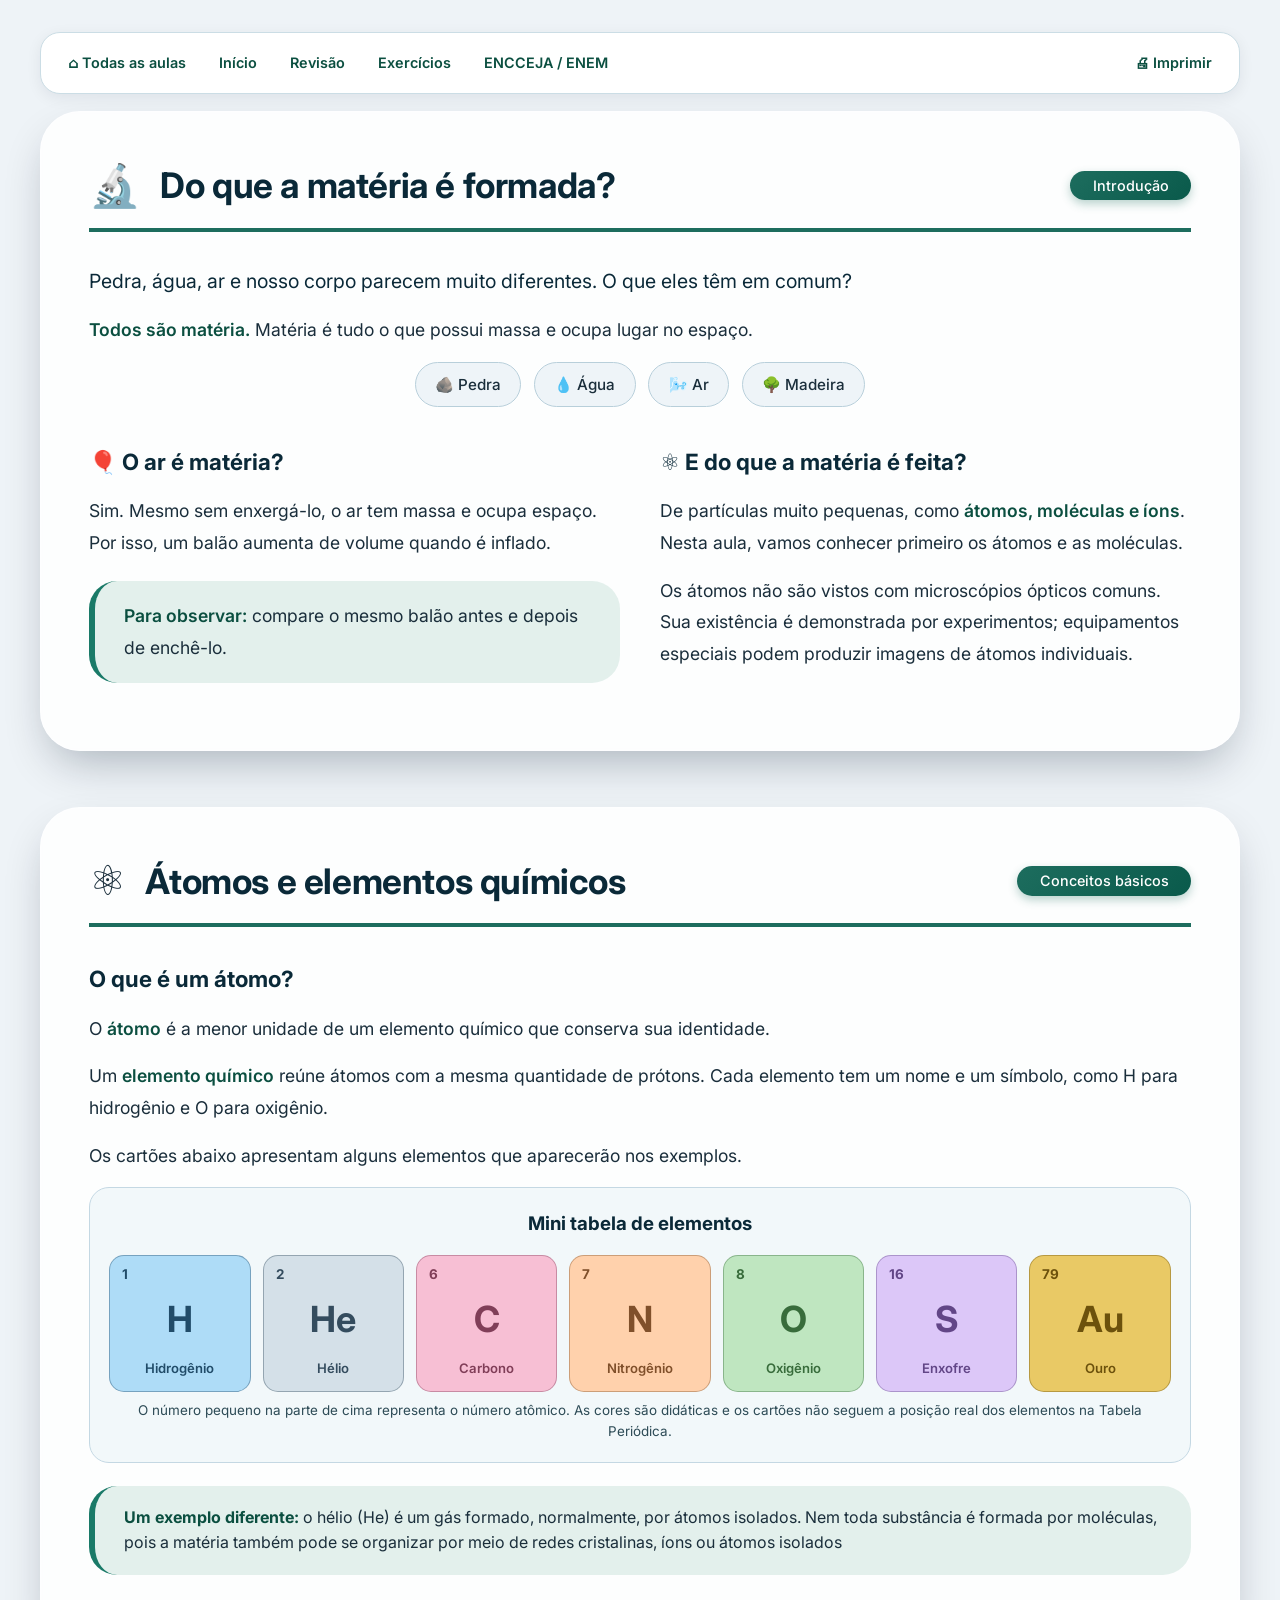
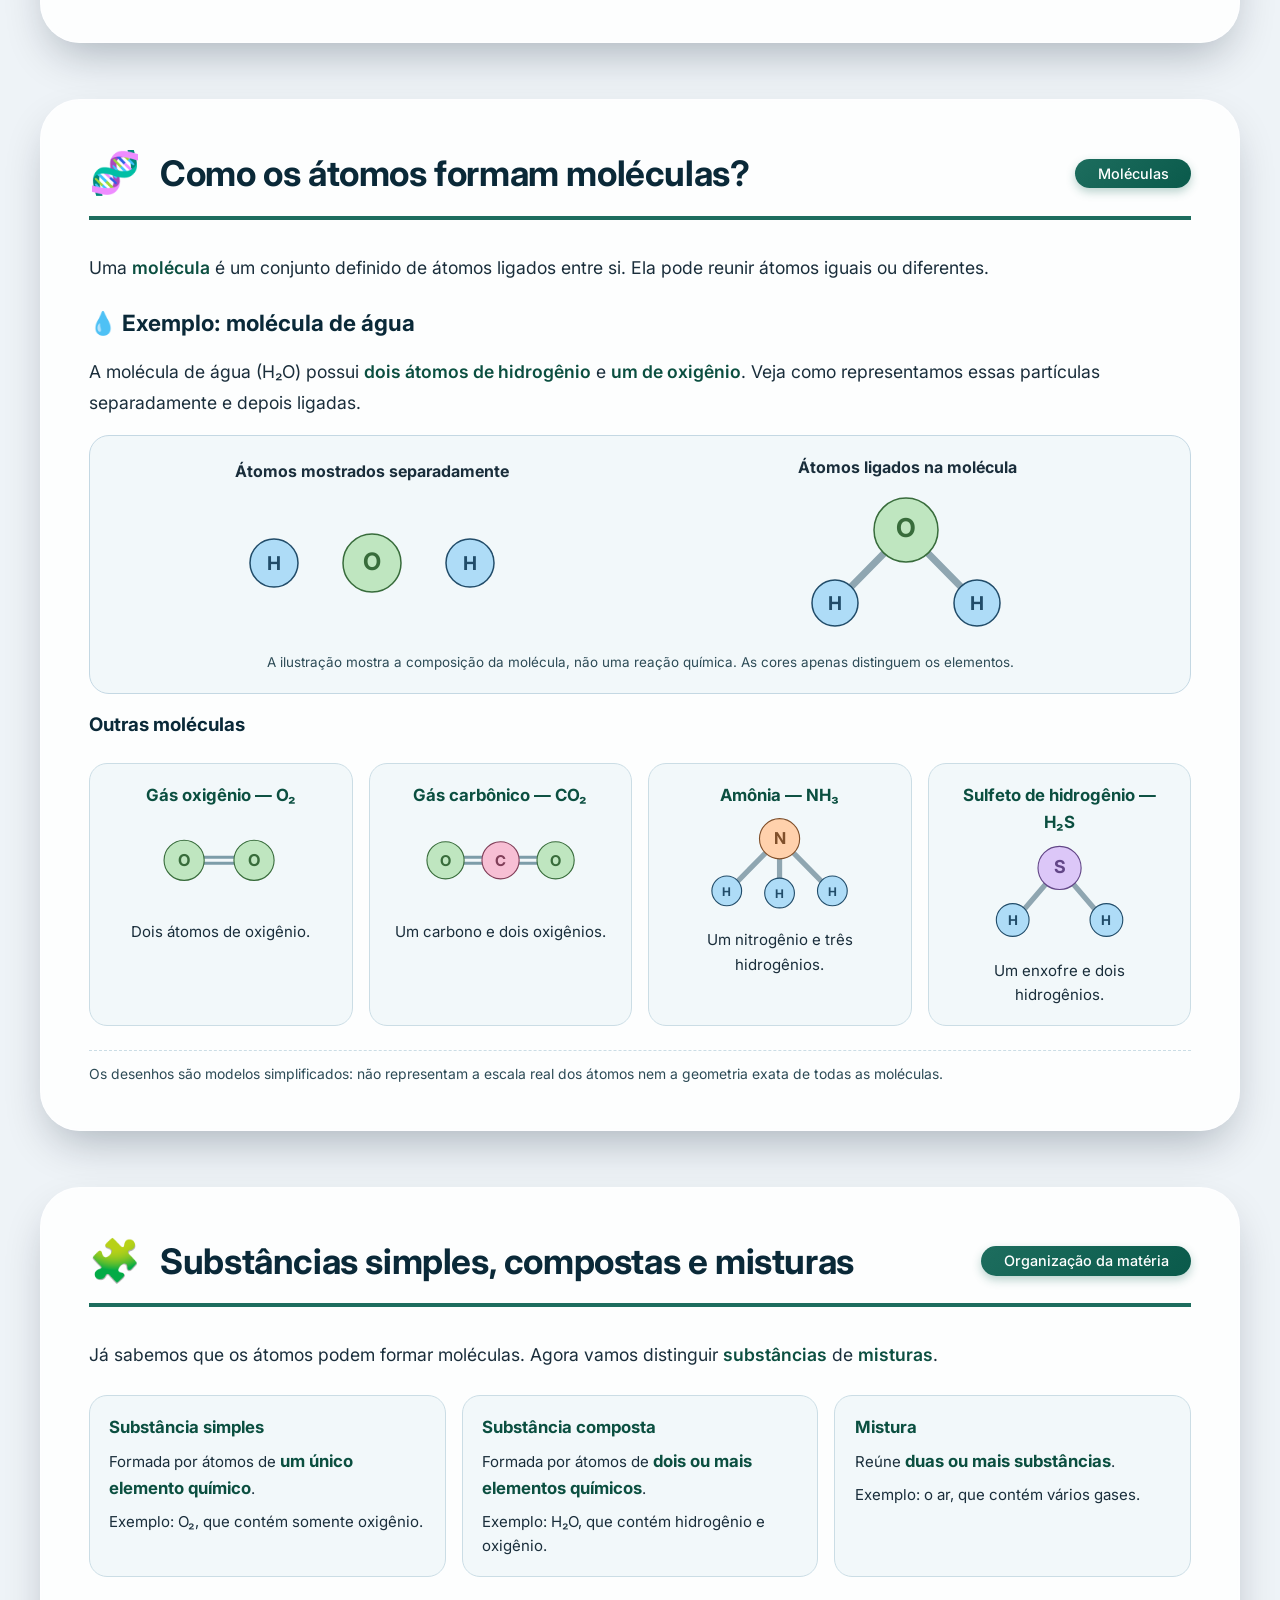
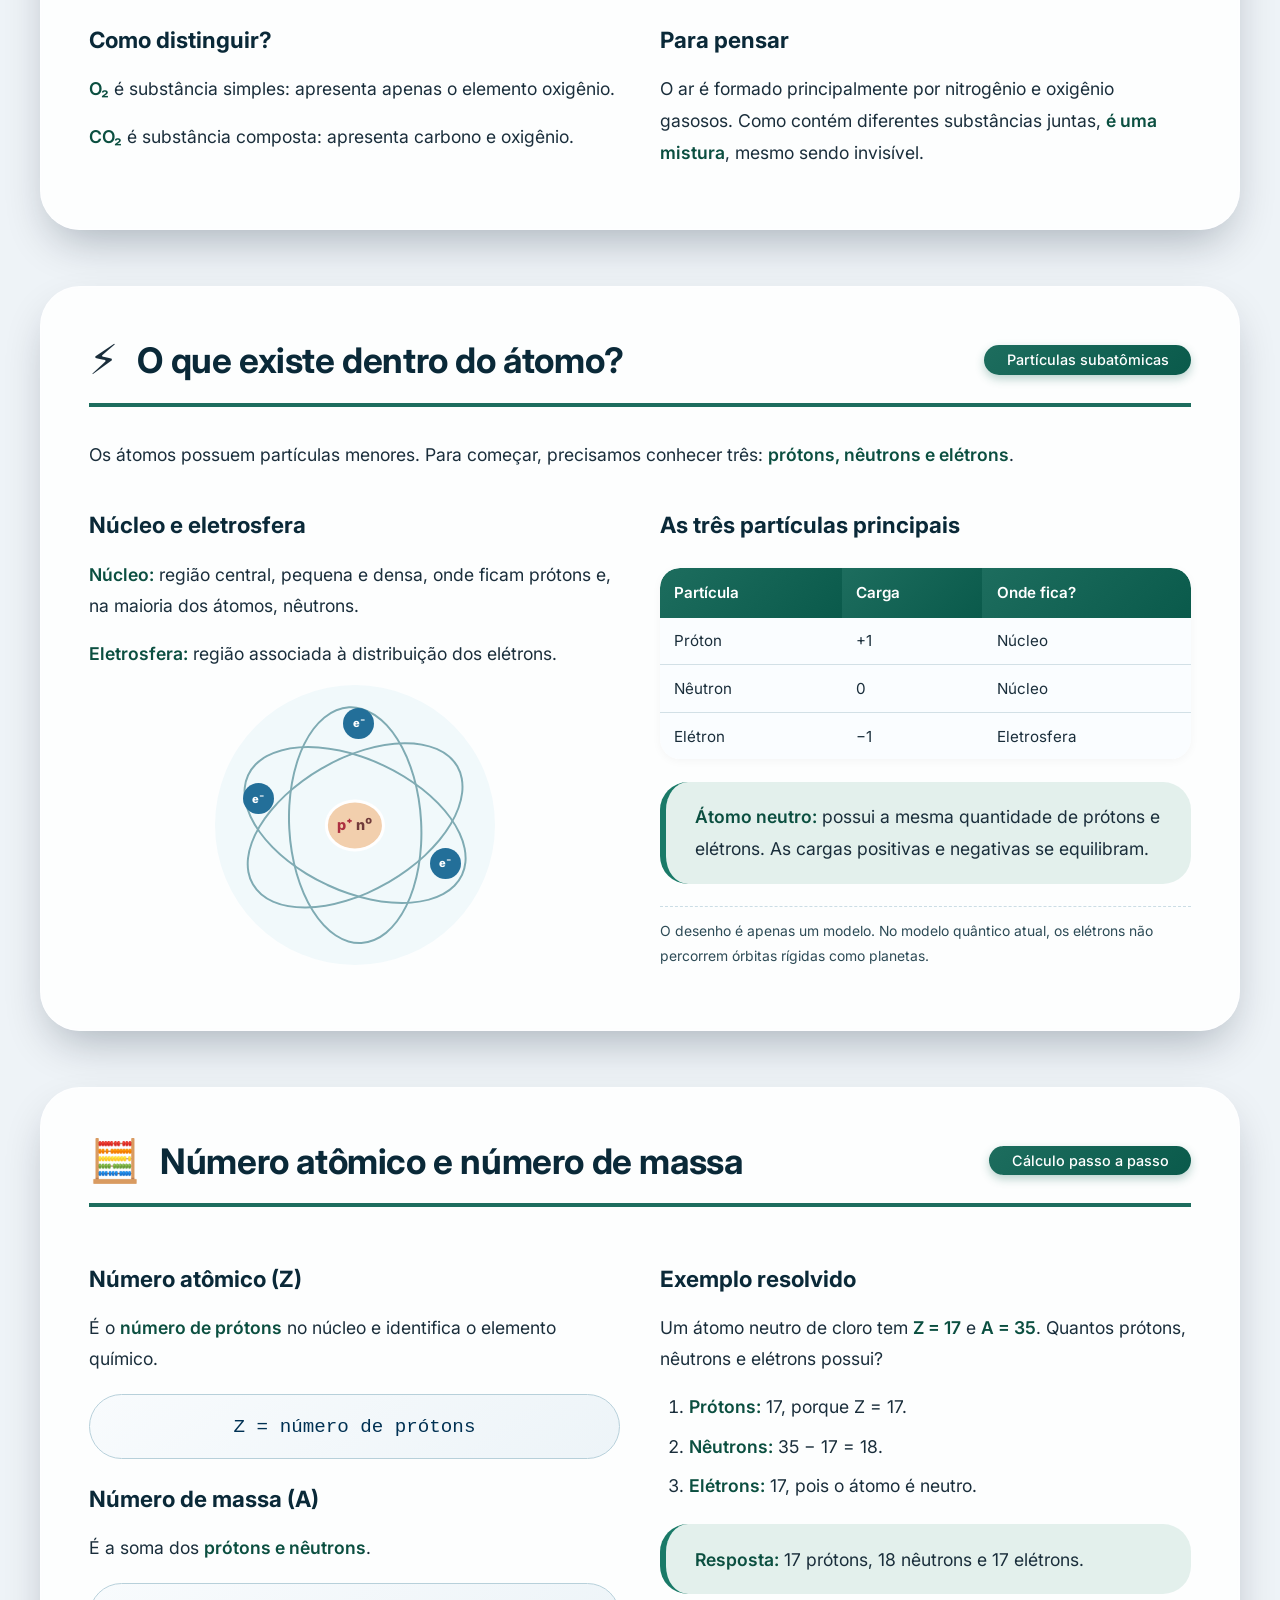
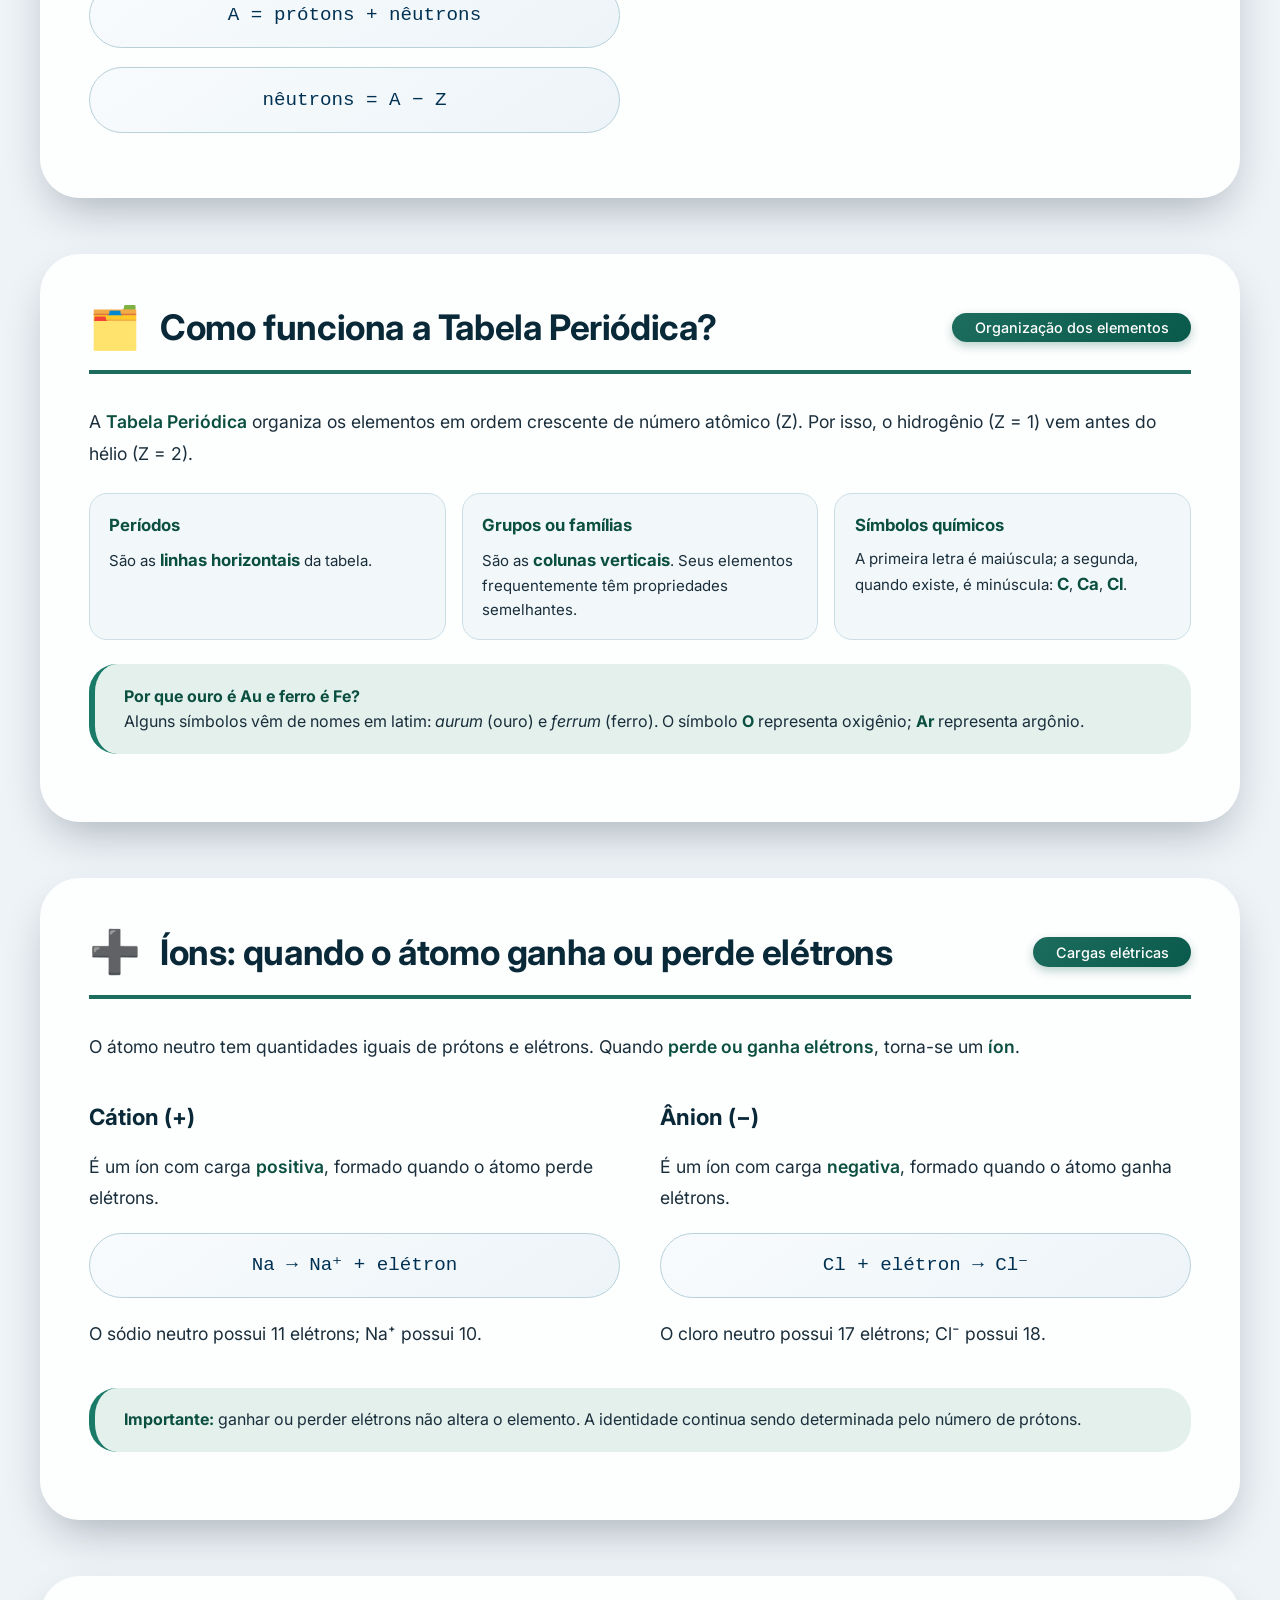
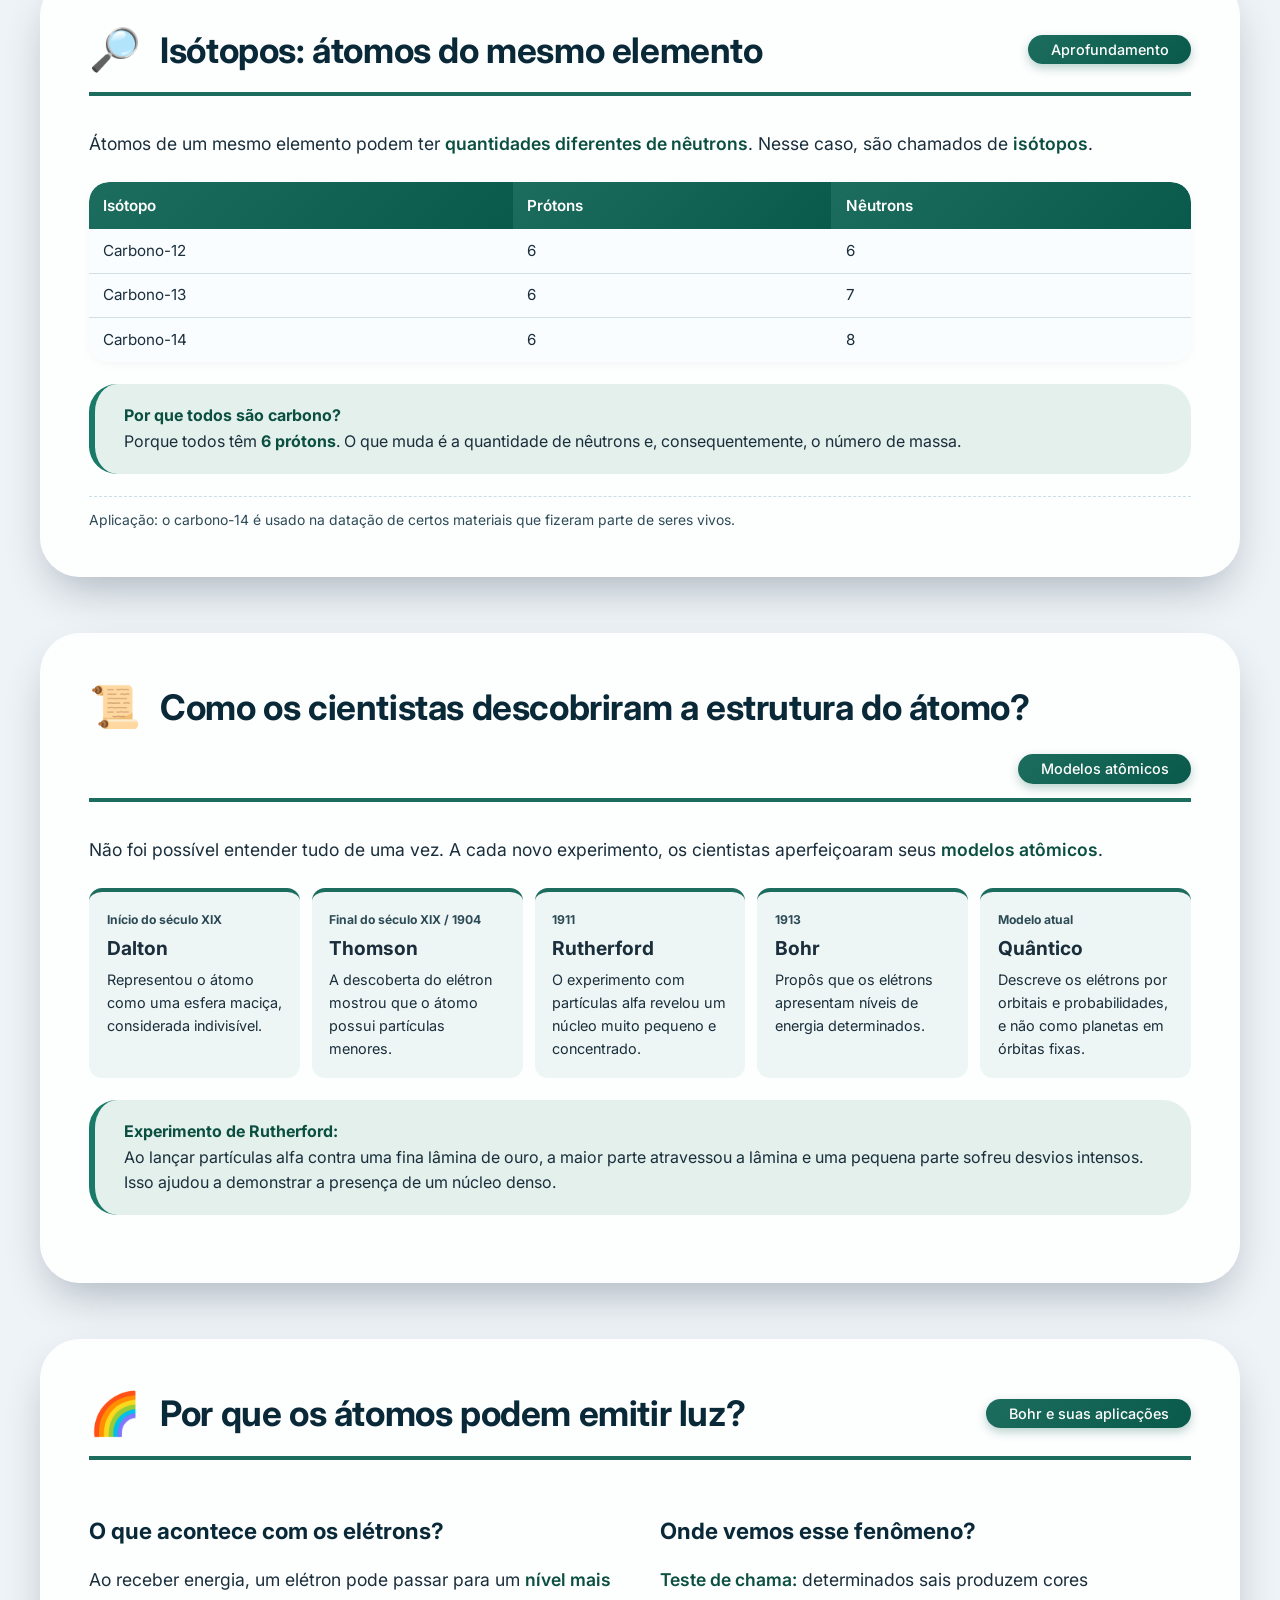
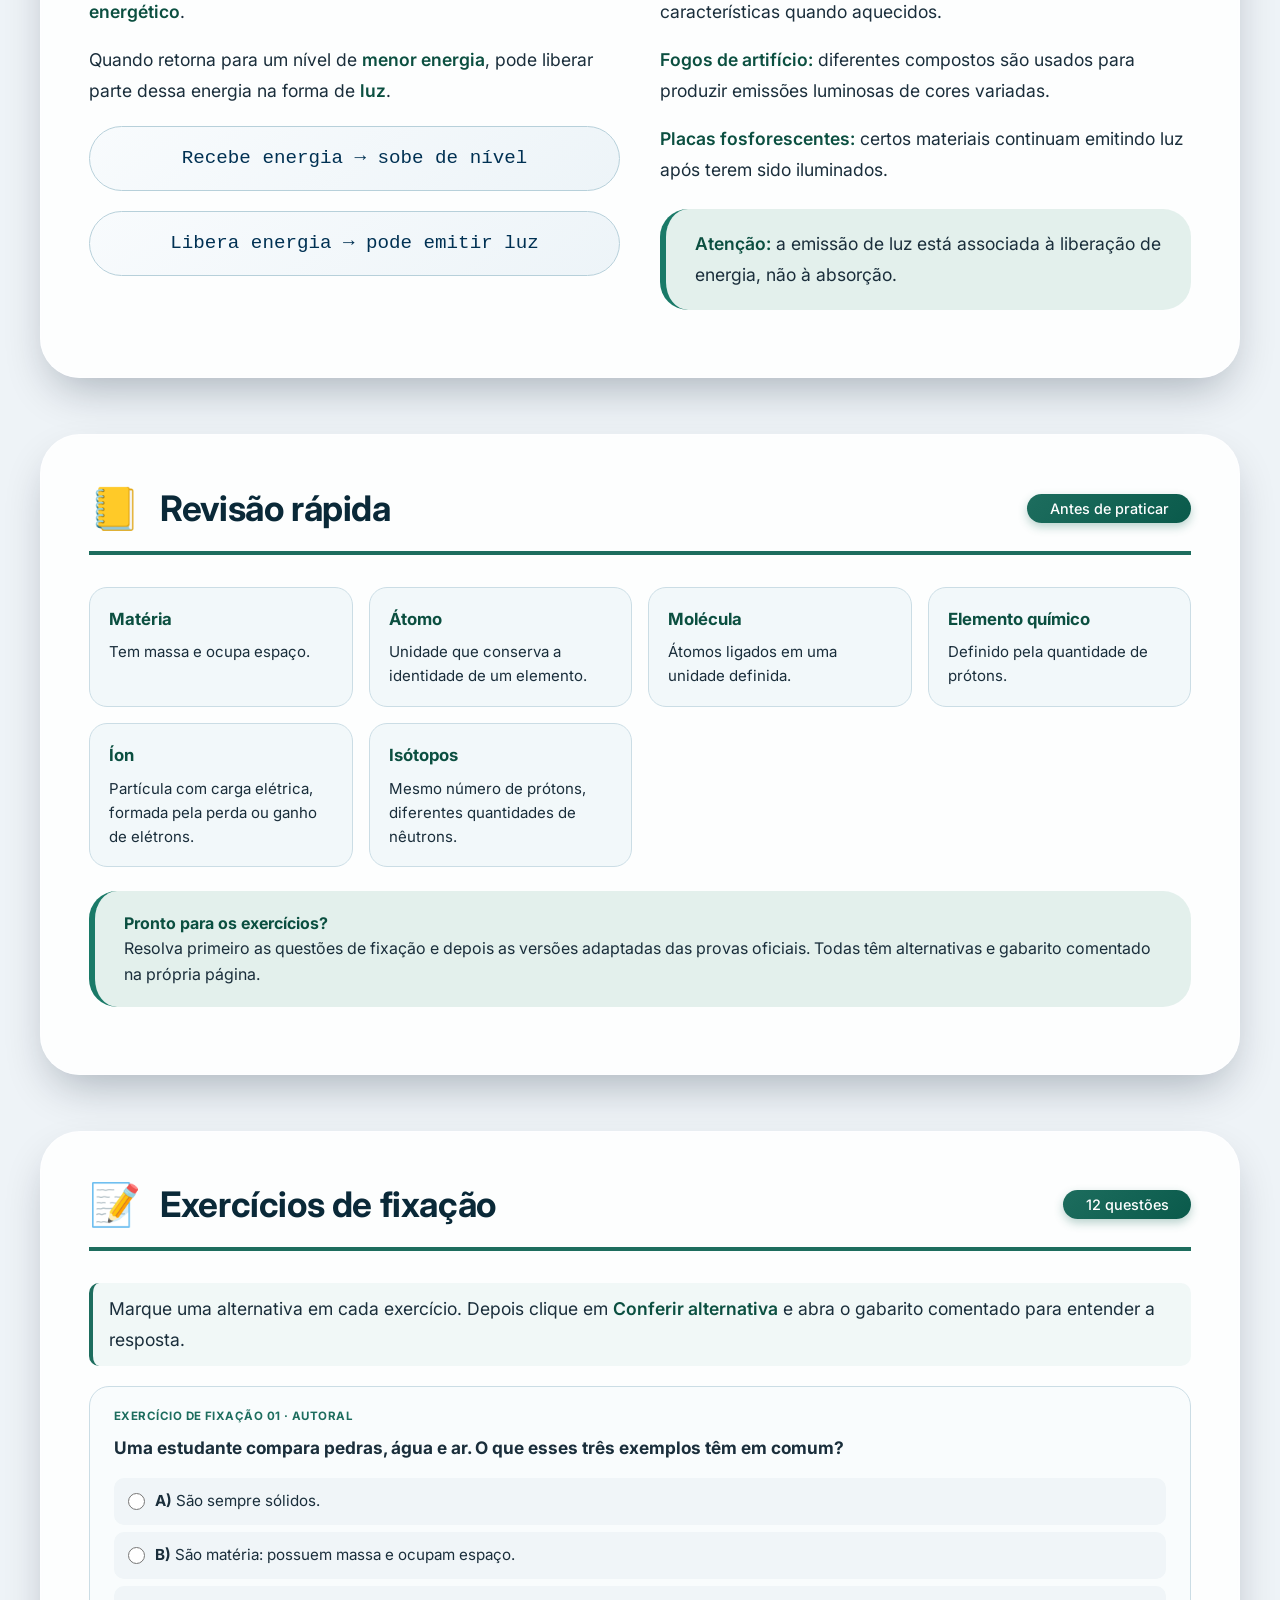
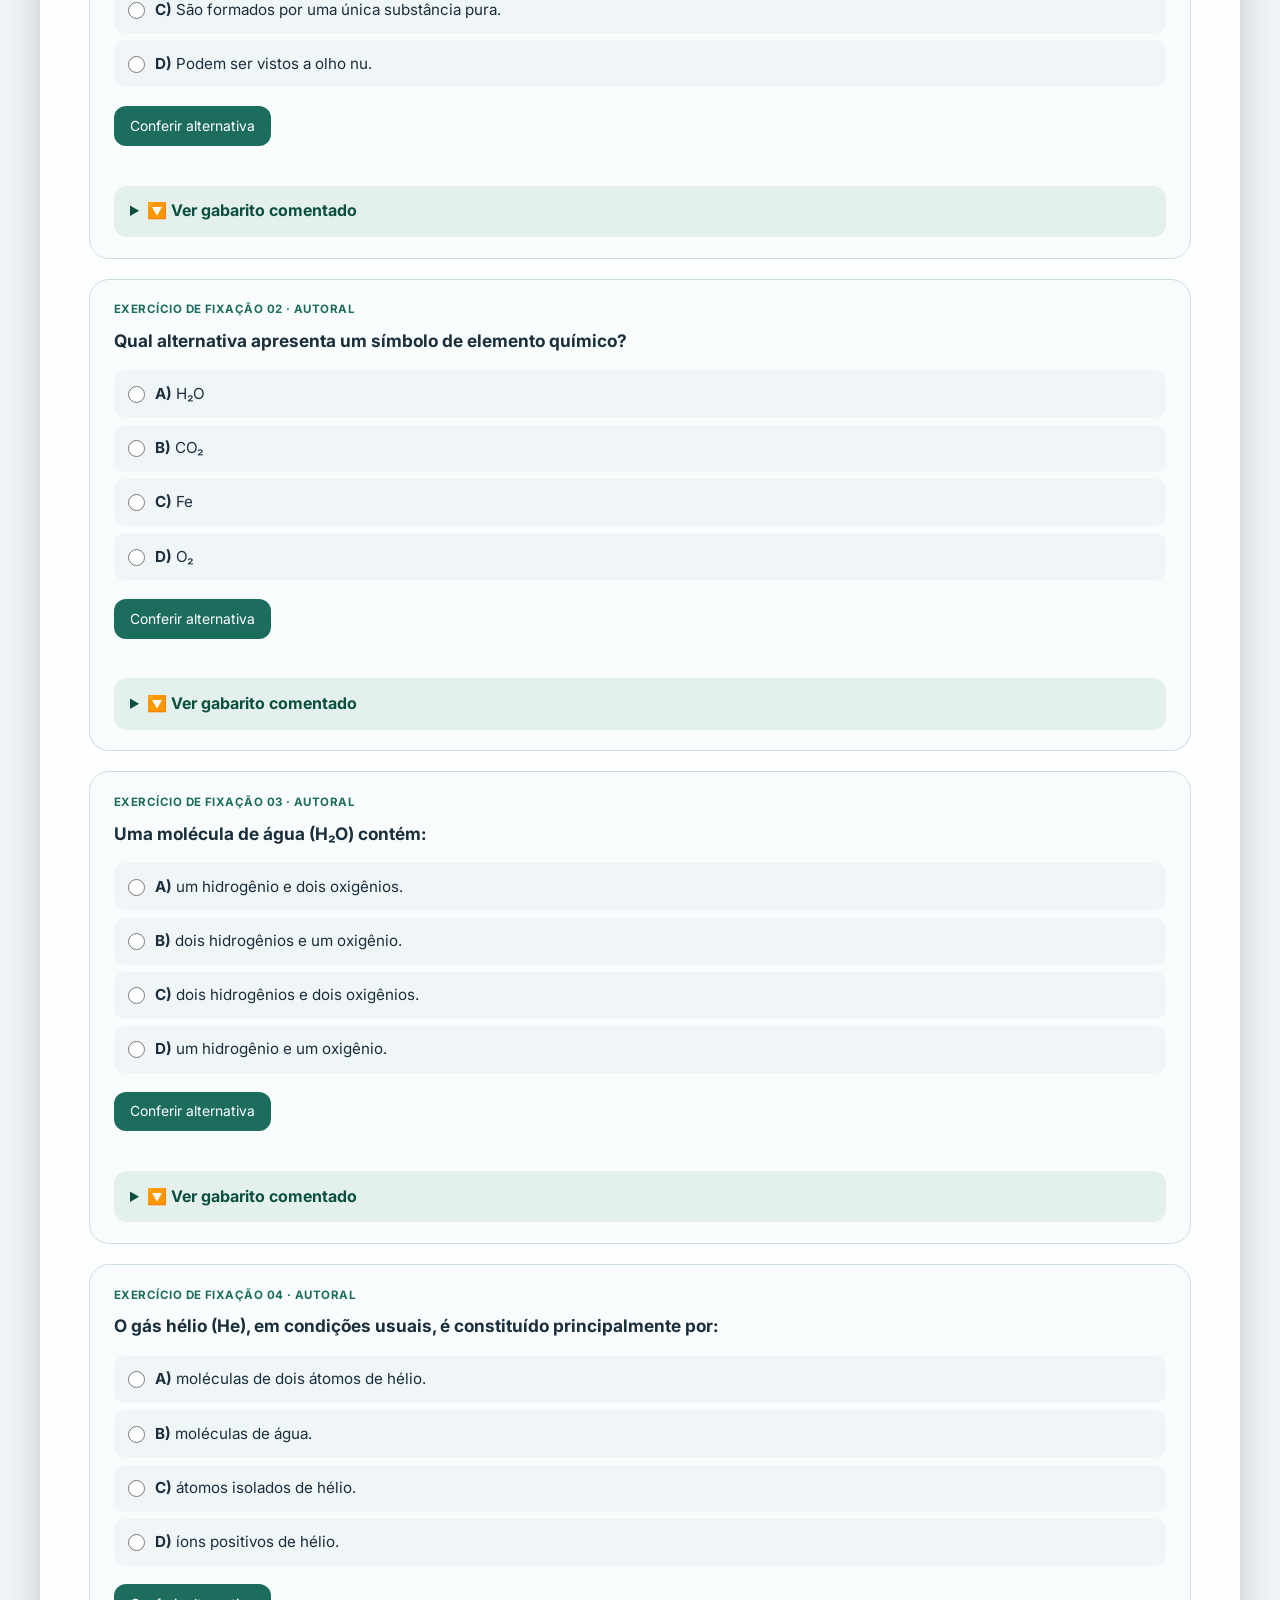
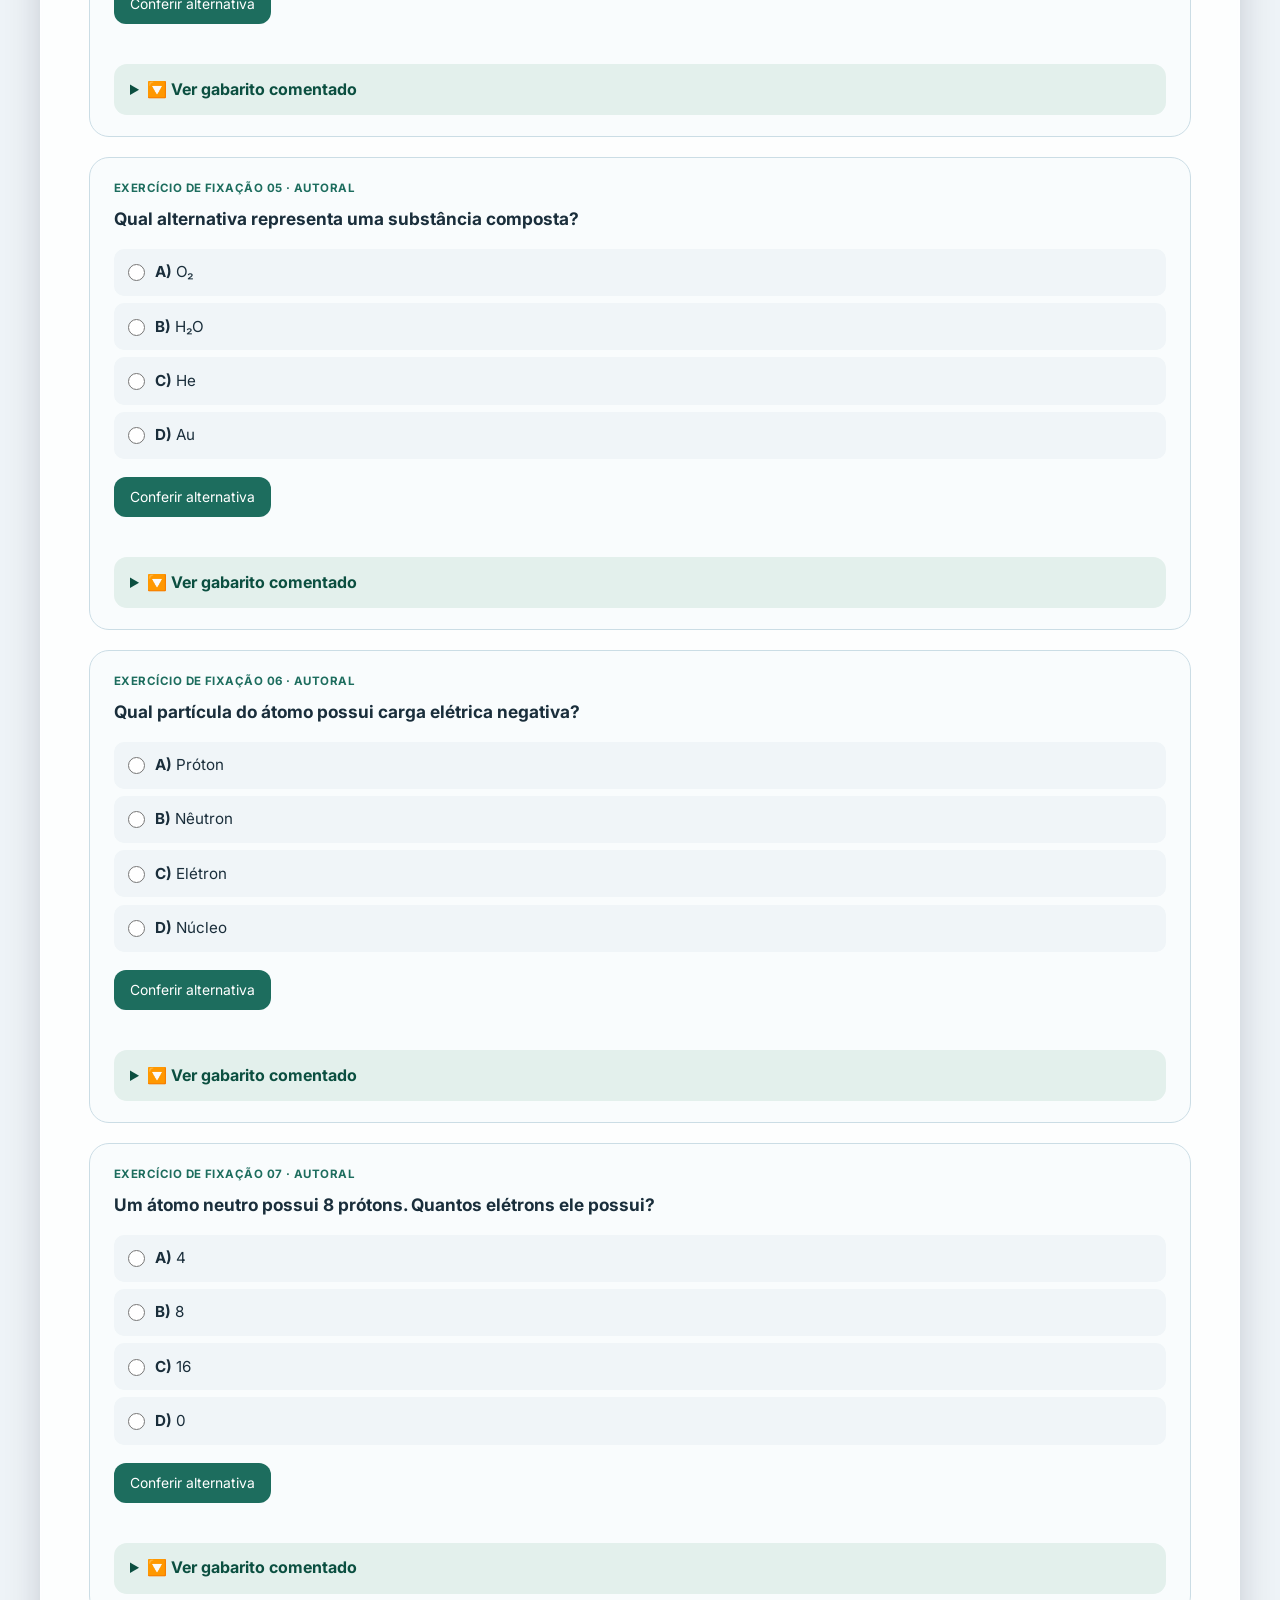
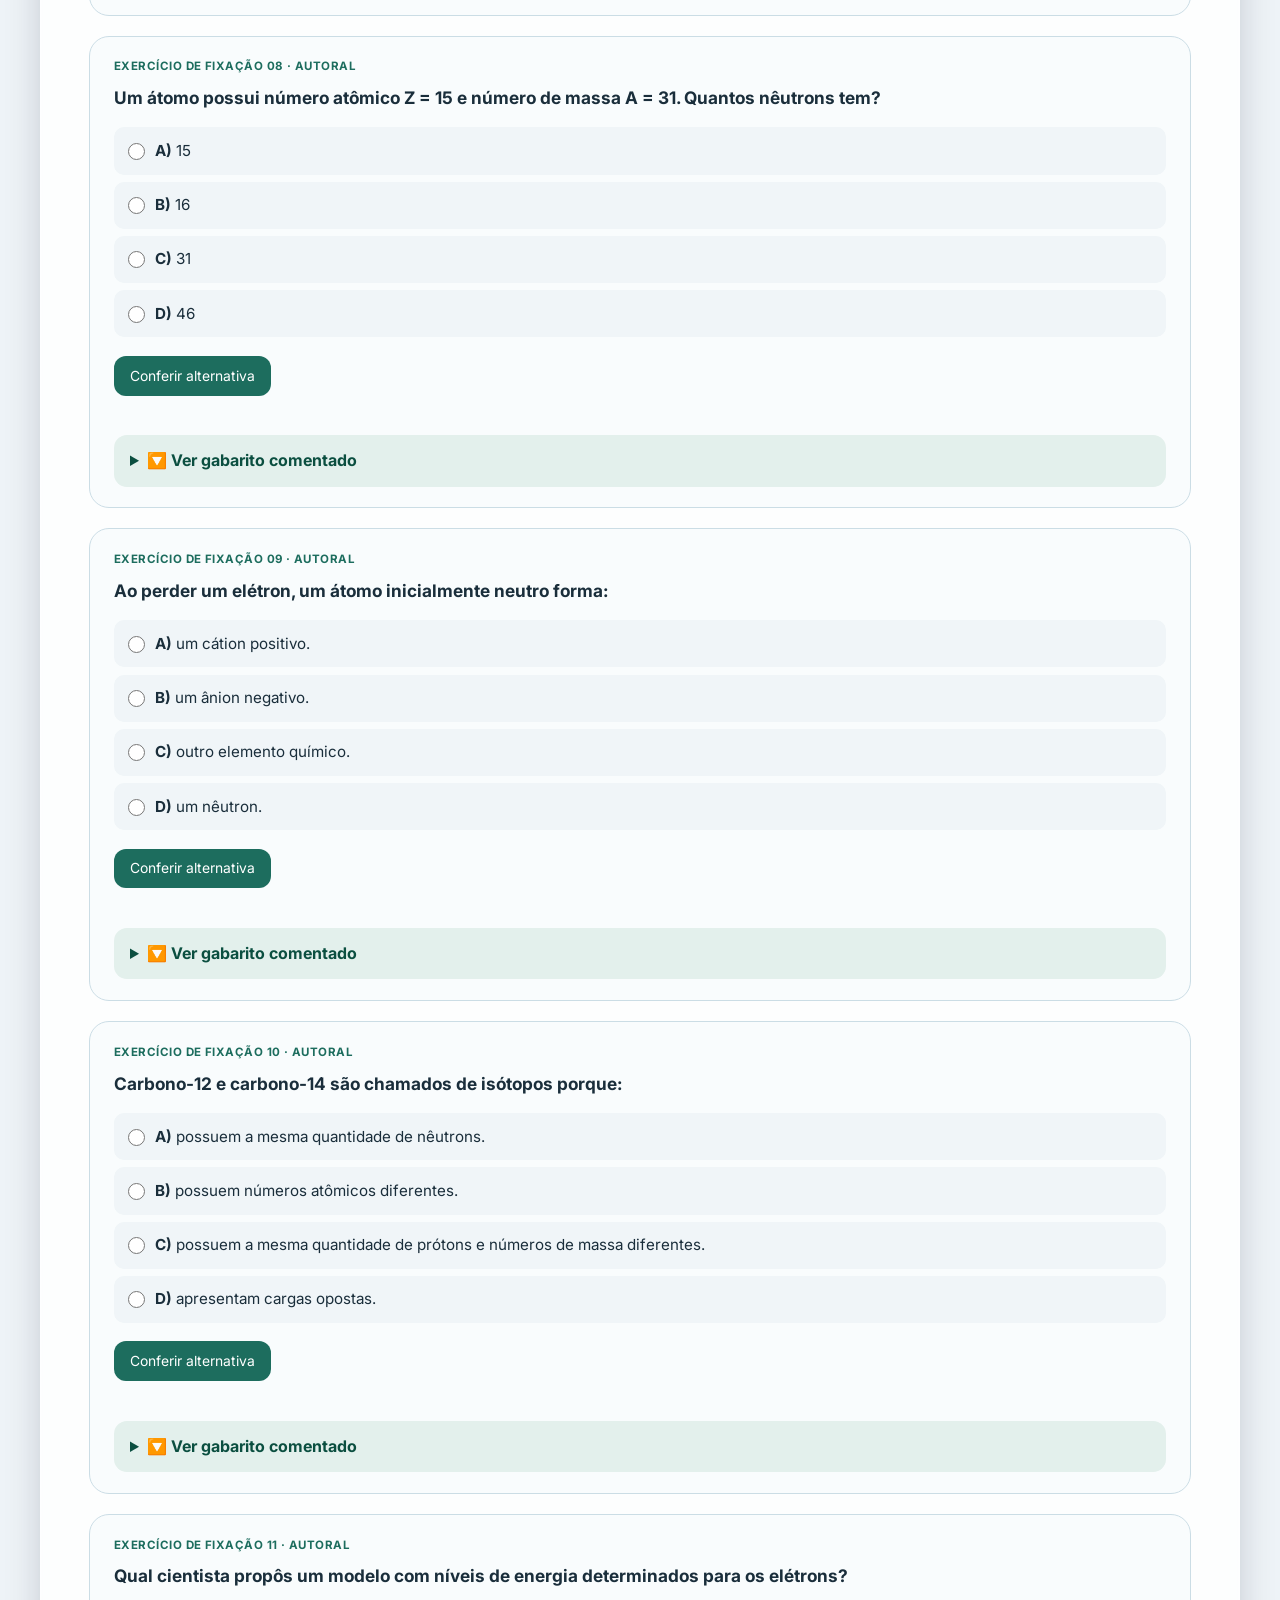
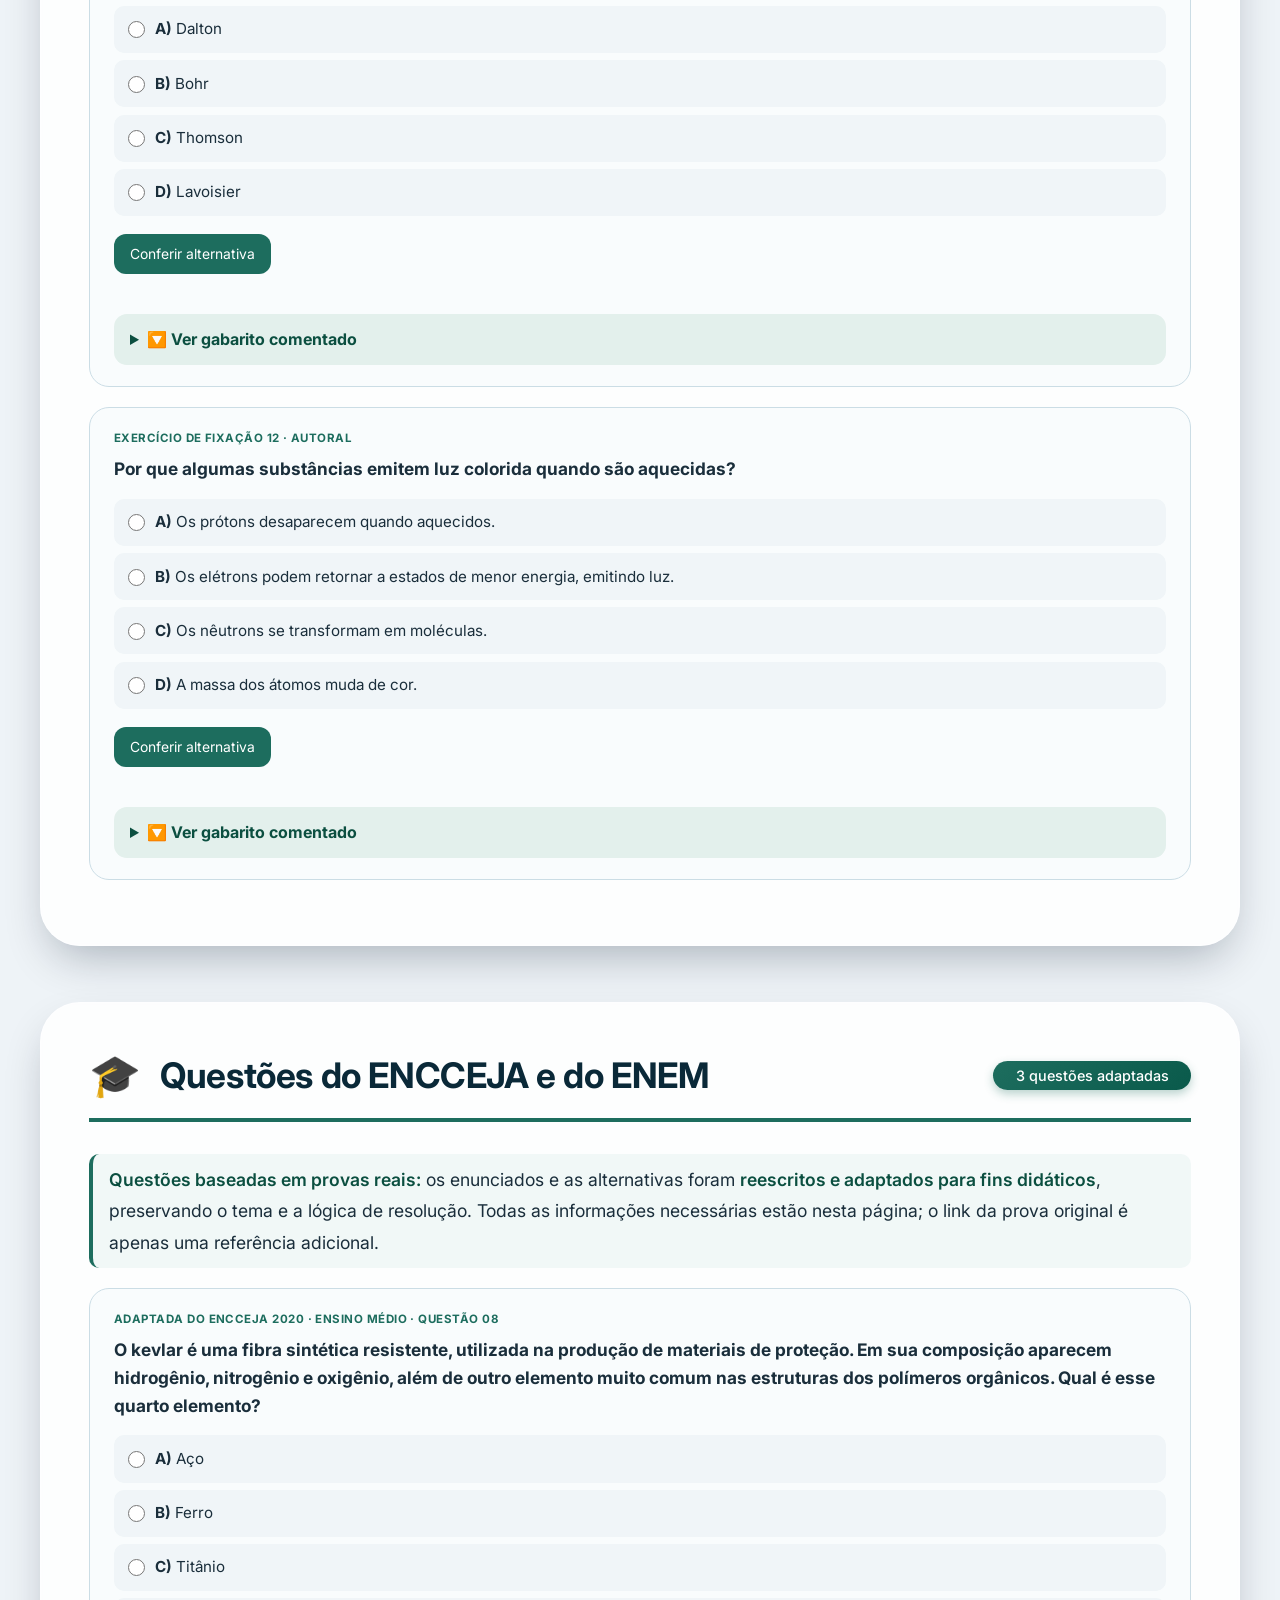
<file: Estrutura_da_Materia.html>
<!DOCTYPE html>
<html lang="pt-BR">

<head>
  <meta charset="UTF-8">
  <meta name="viewport" content="width=device-width, initial-scale=1.0">
  <meta name="description"
    content="Aula de Química: matéria, átomos, moléculas, elementos, estrutura atômica, tabela periódica e exercícios comentados.">
  <title>Estrutura da Matéria: Introdução ao Átomo | Aulas de Química</title>
  <link rel="preconnect" href="https://fonts.googleapis.com">
  <link rel="preconnect" href="https://fonts.gstatic.com" crossorigin>
  <link href="https://fonts.googleapis.com/css2?family=Inter:wght@400;500;600;700;800&display=swap" rel="stylesheet">
  <!-- Mesmo CSS usado nas demais aulas; todos os HTMLs estão na pasta principal. -->
  <link rel="stylesheet" href="styles.css">
</head>

<body>
  <main class="slide-container">
    <!-- NAVEGAÇÃO DA AULA -->
    <nav class="lesson-nav" aria-label="Navegação da aula">
      <a href="index.html">⌂ Todas as aulas</a>
      <a href="#materia">Início</a>
      <a href="#resumo">Revisão</a>
      <a href="#exercicios">Exercícios</a>
      <a href="#provas-oficiais">ENCCEJA / ENEM</a>
      <button class="print-action" type="button" onclick="window.print()">🖨 Imprimir</button>
    </nav>
    <!-- ============================================ -->
    <!-- SLIDE 01 - MATERIA -->
    <!-- ============================================ -->
    <section class="slide" id="materia">
      <div class="slide-header">
        <span class="icon-big" aria-hidden="true">🔬</span>
        <h2>Do que a matéria é formada?</h2>
        <span class="badge">Introdução</span>
      </div>
      <div class="text-block">
        <p class="hero-lead">Pedra, água, ar e nosso corpo parecem muito diferentes. O que eles têm em comum?</p>
        <p><strong>Todos são matéria.</strong> Matéria é tudo o que possui massa e ocupa lugar no espaço.</p>
        <div class="example-grid"><span class="example-tag">🪨 Pedra</span><span class="example-tag">💧 Água</span><span
            class="example-tag">🌬️ Ar</span><span class="example-tag">🌳 Madeira</span></div>
      </div>
      <div class="content-grid">
        <div class="text-block">
          <h3>🎈 O ar é matéria?</h3>
          <p>Sim. Mesmo sem enxergá-lo, o ar tem massa e ocupa espaço. Por isso, um balão aumenta de volume quando é
            inflado.</p>
          <div class="highlight-box"><strong>Para observar:</strong> compare o mesmo balão antes e depois de enchê-lo.
          </div>
        </div>
        <div class="text-block">
          <h3>⚛️ E do que a matéria é feita?</h3>
          <p>De partículas muito pequenas, como <strong>átomos, moléculas e íons</strong>. Nesta aula, vamos conhecer
            primeiro os átomos e as moléculas.</p>
          <p>Os átomos não são vistos com microscópios ópticos comuns. Sua existência é demonstrada por experimentos;
            equipamentos especiais podem produzir imagens de átomos individuais.</p>
        </div>
      </div>
    </section>

    <!-- ============================================ -->
    <!-- SLIDE 02 - ELEMENTOS -->
    <!-- ============================================ -->
    <section class="slide" id="elementos">
      <div class="slide-header">
        <span class="icon-big" aria-hidden="true">⚛️</span>
        <h2>Átomos e elementos químicos</h2>
        <span class="badge">Conceitos básicos</span>
      </div>
      <div class="text-block">
        <h3>O que é um átomo?</h3>
        <p>O <strong>átomo</strong> é a menor unidade de um elemento químico que conserva sua identidade.</p>
        <p>Um <strong>elemento químico</strong> reúne átomos com a mesma quantidade de prótons. Cada elemento tem um
          nome e um símbolo, como H para hidrogênio e O para oxigênio.</p>
        <p>Os cartões abaixo apresentam alguns elementos que aparecerão nos exemplos.</p>
      </div>
      <!-- Seleção de elementos; não é a disposição espacial real da tabela periódica. -->
      <div class="diagram-card">
        <h3 style="margin:.1rem 0 1rem;color:var(--text-dark)">Mini tabela de elementos</h3>
        <div style="display:grid;grid-template-columns:repeat(auto-fit,minmax(105px,1fr));gap:12px">
          <div
            style="background:#aedcf7;border:1px solid #214c6966;border-radius:15px;padding:12px;min-height:137px;display:flex;flex-direction:column;align-items:center;justify-content:space-between;color:#214c69">
            <span style="align-self:flex-start;font-size:.84rem;font-weight:700;line-height:1">1</span><strong
              style="font-size:2.25rem;line-height:1.3;letter-spacing:0">H</strong><span
              style="font-size:.82rem;text-align:center;font-weight:600">Hidrogênio</span></div>
          <div
            style="background:#d4e0e8;border:1px solid #344c5e66;border-radius:15px;padding:12px;min-height:137px;display:flex;flex-direction:column;align-items:center;justify-content:space-between;color:#344c5e">
            <span style="align-self:flex-start;font-size:.84rem;font-weight:700;line-height:1">2</span><strong
              style="font-size:2.25rem;line-height:1.3;letter-spacing:0">He</strong><span
              style="font-size:.82rem;text-align:center;font-weight:600">Hélio</span></div>
          <div
            style="background:#f7bfd4;border:1px solid #803e5866;border-radius:15px;padding:12px;min-height:137px;display:flex;flex-direction:column;align-items:center;justify-content:space-between;color:#803e58">
            <span style="align-self:flex-start;font-size:.84rem;font-weight:700;line-height:1">6</span><strong
              style="font-size:2.25rem;line-height:1.3;letter-spacing:0">C</strong><span
              style="font-size:.82rem;text-align:center;font-weight:600">Carbono</span></div>
          <div
            style="background:#ffd1ac;border:1px solid #80502b66;border-radius:15px;padding:12px;min-height:137px;display:flex;flex-direction:column;align-items:center;justify-content:space-between;color:#80502b">
            <span style="align-self:flex-start;font-size:.84rem;font-weight:700;line-height:1">7</span><strong
              style="font-size:2.25rem;line-height:1.3;letter-spacing:0">N</strong><span
              style="font-size:.82rem;text-align:center;font-weight:600">Nitrogênio</span></div>
          <div
            style="background:#bfe6c0;border:1px solid #386c3b66;border-radius:15px;padding:12px;min-height:137px;display:flex;flex-direction:column;align-items:center;justify-content:space-between;color:#386c3b">
            <span style="align-self:flex-start;font-size:.84rem;font-weight:700;line-height:1">8</span><strong
              style="font-size:2.25rem;line-height:1.3;letter-spacing:0">O</strong><span
              style="font-size:.82rem;text-align:center;font-weight:600">Oxigênio</span></div>
          <div
            style="background:#dcc7f8;border:1px solid #62468766;border-radius:15px;padding:12px;min-height:137px;display:flex;flex-direction:column;align-items:center;justify-content:space-between;color:#624687">
            <span style="align-self:flex-start;font-size:.84rem;font-weight:700;line-height:1">16</span><strong
              style="font-size:2.25rem;line-height:1.3;letter-spacing:0">S</strong><span
              style="font-size:.82rem;text-align:center;font-weight:600">Enxofre</span></div>
          <div
            style="background:#e9c965;border:1px solid #6c510c66;border-radius:15px;padding:12px;min-height:137px;display:flex;flex-direction:column;align-items:center;justify-content:space-between;color:#6c510c">
            <span style="align-self:flex-start;font-size:.84rem;font-weight:700;line-height:1">79</span><strong
              style="font-size:2.25rem;line-height:1.3;letter-spacing:0">Au</strong><span
              style="font-size:.82rem;text-align:center;font-weight:600">Ouro</span></div>
        </div>
        <span class="diagram-caption">O número pequeno na parte de cima representa o número atômico. As cores são
          didáticas e os cartões não seguem a posição real dos elementos na Tabela Periódica.</span>
      </div>
      <div class="highlight-box"><strong>Um exemplo diferente:</strong> o hélio (He) é um gás formado, normalmente, por
        átomos isolados. Nem toda substância é formada por moléculas, pois a matéria também pode se organizar por meio
        de redes cristalinas, íons ou átomos isolados</div>
    </section>

    <!-- ============================================ -->
    <!-- SLIDE 03 - MOLECULAS -->
    <!-- ============================================ -->
    <section class="slide" id="moleculas">
      <div class="slide-header">
        <span class="icon-big" aria-hidden="true">🧬</span>
        <h2>Como os átomos formam moléculas?</h2>
        <span class="badge">Moléculas</span>
      </div>
      <div class="text-block">
        <p>Uma <strong>molécula</strong> é um conjunto definido de átomos ligados entre si. Ela pode reunir átomos
          iguais ou diferentes.</p>
        <h3>💧 Exemplo: molécula de água</h3>
        <p>A molécula de água (H₂O) possui <strong>dois átomos de hidrogênio</strong> e <strong>um de oxigênio</strong>.
          Veja como representamos essas partículas separadamente e depois ligadas.</p>
      </div>
      <div class="diagram-card">
        <div style="display:grid;grid-template-columns:repeat(auto-fit,minmax(240px,1fr));align-items:center;gap:10px">
          <div><strong>Átomos mostrados separadamente</strong><svg viewBox="0 0 320 155"
              style="display:block;width:100%;max-width:320px;height:auto;margin:0 auto"
              xmlns="http://www.w3.org/2000/svg" role="img"
              aria-label="Dois átomos de hidrogênio e um átomo de oxigênio, apresentados separadamente">
              <circle cx="62" cy="78" r="24" fill="#aedcf7" stroke="#214c69" stroke-width="1.5" /><text x="62" y="85"
                text-anchor="middle" font-size="19" font-weight="700" fill="#214c69">H</text>
              <circle cx="160" cy="78" r="29" fill="#bfe6c0" stroke="#386c3b" stroke-width="1.5" /><text x="160" y="85"
                text-anchor="middle" font-size="24" font-weight="700" fill="#386c3b">O</text>
              <circle cx="258" cy="78" r="24" fill="#aedcf7" stroke="#214c69" stroke-width="1.5" /><text x="258" y="85"
                text-anchor="middle" font-size="19" font-weight="700" fill="#214c69">H</text>
            </svg></div>
          <div><strong>Átomos ligados na molécula</strong><svg viewBox="0 0 320 163"
              style="display:block;width:100%;max-width:320px;height:auto;margin:0 auto"
              xmlns="http://www.w3.org/2000/svg" role="img"
              aria-label="Uma molécula de água: um oxigênio ligado a dois hidrogênios">
              <line x1="158" y1="50" x2="94" y2="115" stroke="#8fa6b1" stroke-width="7" stroke-linecap="round" />
              <line x1="158" y1="50" x2="222" y2="115" stroke="#8fa6b1" stroke-width="7" stroke-linecap="round" />
              <circle cx="158" cy="49" r="32" fill="#bfe6c0" stroke="#386c3b" stroke-width="1.5" /><text x="158" y="56"
                text-anchor="middle" font-size="26" font-weight="700" fill="#386c3b">O</text>
              <circle cx="87" cy="122" r="23" fill="#aedcf7" stroke="#214c69" stroke-width="1.5" /><text x="87" y="129"
                text-anchor="middle" font-size="19" font-weight="700" fill="#214c69">H</text>
              <circle cx="229" cy="122" r="23" fill="#aedcf7" stroke="#214c69" stroke-width="1.5" /><text x="229"
                y="129" text-anchor="middle" font-size="19" font-weight="700" fill="#214c69">H</text>
            </svg></div>
        </div>
        <span class="diagram-caption">A ilustração mostra a composição da molécula, não uma reação química. As cores
          apenas distinguem os elementos.</span>
      </div>
      <h3 style="margin:1rem 0;color:var(--text-dark)">Outras moléculas</h3>
      <div class="concept-grid">
        <div class="concept-card" style="text-align:center"><strong>Gás oxigênio — O₂</strong><svg viewBox="0 0 300 138"
            style="display:block;width:100%;max-width:300px;height:auto;margin:0 auto"
            xmlns="http://www.w3.org/2000/svg" role="img" aria-label="O2: dois átomos de oxigênio unidos">
            <line x1="107" y1="65" x2="189" y2="65" stroke="#7d9da9" stroke-width="4" stroke-linecap="round" />
            <line x1="107" y1="73" x2="189" y2="73" stroke="#7d9da9" stroke-width="4" stroke-linecap="round" />
            <circle cx="101" cy="69" r="27" fill="#bfe6c0" stroke="#386c3b" stroke-width="1.5" /><text x="101" y="76"
              text-anchor="middle" font-size="22" font-weight="700" fill="#386c3b">O</text>
            <circle cx="195" cy="69" r="27" fill="#bfe6c0" stroke="#386c3b" stroke-width="1.5" /><text x="195" y="76"
              text-anchor="middle" font-size="22" font-weight="700" fill="#386c3b">O</text>
          </svg>
          <p>Dois átomos de oxigênio.</p>
        </div>
        <div class="concept-card" style="text-align:center"><strong>Gás carbônico — CO₂</strong><svg
            viewBox="0 0 300 138" style="display:block;width:100%;max-width:300px;height:auto;margin:0 auto"
            xmlns="http://www.w3.org/2000/svg" role="img"
            aria-label="CO2: um átomo de carbono ao centro ligado a dois oxigênios">
            <line x1="82" y1="65" x2="150" y2="65" stroke="#7d9da9" stroke-width="4" stroke-linecap="round" />
            <line x1="82" y1="73" x2="150" y2="73" stroke="#7d9da9" stroke-width="4" stroke-linecap="round" />
            <line x1="150" y1="65" x2="218" y2="65" stroke="#7d9da9" stroke-width="4" stroke-linecap="round" />
            <line x1="150" y1="73" x2="218" y2="73" stroke="#7d9da9" stroke-width="4" stroke-linecap="round" />
            <circle cx="76" cy="69" r="25" fill="#bfe6c0" stroke="#386c3b" stroke-width="1.5" /><text x="76" y="76"
              text-anchor="middle" font-size="20" font-weight="700" fill="#386c3b">O</text>
            <circle cx="150" cy="69" r="25" fill="#f7bfd4" stroke="#803e58" stroke-width="1.5" /><text x="150" y="76"
              text-anchor="middle" font-size="20" font-weight="700" fill="#803e58">C</text>
            <circle cx="224" cy="69" r="25" fill="#bfe6c0" stroke="#386c3b" stroke-width="1.5" /><text x="224" y="76"
              text-anchor="middle" font-size="20" font-weight="700" fill="#386c3b">O</text>
          </svg>
          <p>Um carbono e dois oxigênios.</p>
        </div>
        <div class="concept-card" style="text-align:center"><strong>Amônia — NH₃</strong><svg viewBox="0 0 300 150"
            style="display:block;width:100%;max-width:300px;height:auto;margin:0 auto"
            xmlns="http://www.w3.org/2000/svg" role="img"
            aria-label="NH3: nitrogênio ligado a três hidrogênios, desenho simplificado">
            <line x1="150" y1="40" x2="83" y2="108" stroke="#8fa6b1" stroke-width="7" stroke-linecap="round" />
            <line x1="150" y1="40" x2="150" y2="112" stroke="#8fa6b1" stroke-width="7" stroke-linecap="round" />
            <line x1="150" y1="40" x2="217" y2="108" stroke="#8fa6b1" stroke-width="7" stroke-linecap="round" />
            <circle cx="150" cy="40" r="27" fill="#ffd1ac" stroke="#80502b" stroke-width="1.5" /><text x="150" y="47"
              text-anchor="middle" font-size="22" font-weight="700" fill="#80502b">N</text>
            <circle cx="79" cy="110" r="20" fill="#aedcf7" stroke="#214c69" stroke-width="1.5" /><text x="79" y="117"
              text-anchor="middle" font-size="16" font-weight="700" fill="#214c69">H</text>
            <circle cx="150" cy="113" r="20" fill="#aedcf7" stroke="#214c69" stroke-width="1.5" /><text x="150" y="120"
              text-anchor="middle" font-size="16" font-weight="700" fill="#214c69">H</text>
            <circle cx="221" cy="110" r="20" fill="#aedcf7" stroke="#214c69" stroke-width="1.5" /><text x="221" y="117"
              text-anchor="middle" font-size="16" font-weight="700" fill="#214c69">H</text>
          </svg>
          <p>Um nitrogênio e três hidrogênios.</p>
        </div>
        <div class="concept-card" style="text-align:center"><strong>Sulfeto de hidrogênio — H₂S</strong><svg
            viewBox="0 0 300 155" style="display:block;width:100%;max-width:300px;height:auto;margin:0 auto"
            xmlns="http://www.w3.org/2000/svg" role="img"
            aria-label="H2S: enxofre ligado a dois hidrogênios, desenho simplificado">
            <line x1="150" y1="43" x2="91" y2="112" stroke="#8fa6b1" stroke-width="7" stroke-linecap="round" />
            <line x1="150" y1="43" x2="209" y2="112" stroke="#8fa6b1" stroke-width="7" stroke-linecap="round" />
            <circle cx="150" cy="43" r="29" fill="#dcc7f8" stroke="#624687" stroke-width="1.5" /><text x="150" y="50"
              text-anchor="middle" font-size="24" font-weight="700" fill="#624687">S</text>
            <circle cx="87" cy="113" r="22" fill="#aedcf7" stroke="#214c69" stroke-width="1.5" /><text x="87" y="120"
              text-anchor="middle" font-size="18" font-weight="700" fill="#214c69">H</text>
            <circle cx="213" cy="113" r="22" fill="#aedcf7" stroke="#214c69" stroke-width="1.5" /><text x="213" y="120"
              text-anchor="middle" font-size="18" font-weight="700" fill="#214c69">H</text>
          </svg>
          <p>Um enxofre e dois hidrogênios.</p>
        </div>
      </div>
      <p class="source-note">Os desenhos são modelos simplificados: não representam a escala real dos átomos nem a
        geometria exata de todas as moléculas.</p>
    </section>

    <!-- ============================================ -->
    <!-- SLIDE 04 - SUBSTANCIAS -->
    <!-- ============================================ -->
    <section class="slide" id="substancias">
      <div class="slide-header">
        <span class="icon-big" aria-hidden="true">🧩</span>
        <h2>Substâncias simples, compostas e misturas</h2>
        <span class="badge">Organização da matéria</span>
      </div>
      <div class="text-block">
        <p>Já sabemos que os átomos podem formar moléculas. Agora vamos distinguir <strong>substâncias</strong> de
          <strong>misturas</strong>.</p>
      </div>
      <div class="concept-grid">
        <div class="concept-card"><strong>Substância simples</strong>
          <p>Formada por átomos de <strong>um único elemento químico</strong>.</p>
          <p>Exemplo: O₂, que contém somente oxigênio.</p>
        </div>
        <div class="concept-card"><strong>Substância composta</strong>
          <p>Formada por átomos de <strong>dois ou mais elementos químicos</strong>.</p>
          <p>Exemplo: H₂O, que contém hidrogênio e oxigênio.</p>
        </div>
        <div class="concept-card"><strong>Mistura</strong>
          <p>Reúne <strong>duas ou mais substâncias</strong>.</p>
          <p>Exemplo: o ar, que contém vários gases.</p>
        </div>
      </div>
      <div class="content-grid">
        <div class="text-block">
          <h3>Como distinguir?</h3>
          <p><strong>O₂</strong> é substância simples: apresenta apenas o elemento oxigênio.</p>
          <p><strong>CO₂</strong> é substância composta: apresenta carbono e oxigênio.</p>
        </div>
        <div class="text-block">
          <h3>Para pensar</h3>
          <p>O ar é formado principalmente por nitrogênio e oxigênio gasosos. Como contém diferentes substâncias juntas,
            <strong>é uma mistura</strong>, mesmo sendo invisível.</p>
        </div>
      </div>
    </section>

    <!-- ============================================ -->
    <!-- SLIDE 05 - ESTRUTURA -->
    <!-- ============================================ -->
    <section class="slide" id="estrutura">
      <div class="slide-header">
        <span class="icon-big" aria-hidden="true">⚡</span>
        <h2>O que existe dentro do átomo?</h2>
        <span class="badge">Partículas subatômicas</span>
      </div>
      <div class="text-block">
        <p>Os átomos possuem partículas menores. Para começar, precisamos conhecer três: <strong>prótons, nêutrons e
            elétrons</strong>.</p>
      </div>
      <div class="content-grid">
        <div class="text-block">
          <h3>Núcleo e eletrosfera</h3>
          <p><strong>Núcleo:</strong> região central, pequena e densa, onde ficam prótons e, na maioria dos átomos,
            nêutrons.</p>
          <p><strong>Eletrosfera:</strong> região associada à distribuição dos elétrons.</p>
          <div class="atom-diagram" role="img"
            aria-label="Modelo didático do átomo: prótons e nêutrons no núcleo, elétrons na eletrosfera">
            <div class="orbit orbit-a"></div>
            <div class="orbit orbit-b"></div>
            <div class="orbit orbit-c"></div>
            <div class="nucleus"><span>p⁺</span><span>n⁰</span></div><span class="electron e1">e⁻</span><span
              class="electron e2">e⁻</span><span class="electron e3">e⁻</span>
          </div>
        </div>
        <div class="text-block">
          <h3>As três partículas principais</h3>
          <div class="table-wrap">
            <table>
              <thead>
                <tr>
                  <th>Partícula</th>
                  <th>Carga</th>
                  <th>Onde fica?</th>
                </tr>
              </thead>
              <tbody>
                <tr>
                  <td>Próton</td>
                  <td>+1</td>
                  <td>Núcleo</td>
                </tr>
                <tr>
                  <td>Nêutron</td>
                  <td>0</td>
                  <td>Núcleo</td>
                </tr>
                <tr>
                  <td>Elétron</td>
                  <td>−1</td>
                  <td>Eletrosfera</td>
                </tr>
              </tbody>
            </table>
          </div>
          <div class="highlight-box"><strong>Átomo neutro:</strong> possui a mesma quantidade de prótons e elétrons. As
            cargas positivas e negativas se equilibram.</div>
          <p class="source-note">O desenho é apenas um modelo. No modelo quântico atual, os elétrons não percorrem
            órbitas rígidas como planetas.</p>
        </div>
      </div>
    </section>

    <!-- ============================================ -->
    <!-- SLIDE 06 - CALCULOS -->
    <!-- ============================================ -->
    <section class="slide" id="calculos">
      <div class="slide-header">
        <span class="icon-big" aria-hidden="true">🧮</span>
        <h2>Número atômico e número de massa</h2>
        <span class="badge">Cálculo passo a passo</span>
      </div>
      <div class="content-grid">
        <div class="text-block">
          <h3>Número atômico (Z)</h3>
          <p>É o <strong>número de prótons</strong> no núcleo e identifica o elemento químico.</p>
          <div class="formula-block">Z = número de prótons</div>
          <h3>Número de massa (A)</h3>
          <p>É a soma dos <strong>prótons e nêutrons</strong>.</p>
          <div class="formula-block">A = prótons + nêutrons</div>
          <div class="formula-block">nêutrons = A − Z</div>
        </div>
        <div class="text-block">
          <h3>Exemplo resolvido</h3>
          <p>Um átomo neutro de cloro tem <strong>Z = 17</strong> e <strong>A = 35</strong>. Quantos prótons, nêutrons e
            elétrons possui?</p>
          <ol>
            <li><strong>Prótons:</strong> 17, porque Z = 17.</li>
            <li><strong>Nêutrons:</strong> 35 − 17 = 18.</li>
            <li><strong>Elétrons:</strong> 17, pois o átomo é neutro.</li>
          </ol>
          <div class="highlight-box"><strong>Resposta:</strong> 17 prótons, 18 nêutrons e 17 elétrons.</div>
        </div>
      </div>
    </section>

    <!-- ============================================ -->
    <!-- SLIDE 07 - PERIODICA -->
    <!-- ============================================ -->
    <section class="slide" id="periodica">
      <div class="slide-header">
        <span class="icon-big" aria-hidden="true">🗂️</span>
        <h2>Como funciona a Tabela Periódica?</h2>
        <span class="badge">Organização dos elementos</span>
      </div>
      <div class="text-block">
        <p>A <strong>Tabela Periódica</strong> organiza os elementos em ordem crescente de número atômico (Z). Por isso,
          o hidrogênio (Z = 1) vem antes do hélio (Z = 2).</p>
      </div>
      <div class="concept-grid">
        <div class="concept-card"><strong>Períodos</strong>
          <p>São as <strong>linhas horizontais</strong> da tabela.</p>
        </div>
        <div class="concept-card"><strong>Grupos ou famílias</strong>
          <p>São as <strong>colunas verticais</strong>. Seus elementos frequentemente têm propriedades semelhantes.</p>
        </div>
        <div class="concept-card"><strong>Símbolos químicos</strong>
          <p>A primeira letra é maiúscula; a segunda, quando existe, é minúscula: <strong>C</strong>,
            <strong>Ca</strong>, <strong>Cl</strong>.</p>
        </div>
      </div>
      <div class="highlight-box"><strong>Por que ouro é Au e ferro é Fe?</strong>
        <p>Alguns símbolos vêm de nomes em latim: <em>aurum</em> (ouro) e <em>ferrum</em> (ferro). O símbolo
          <strong>O</strong> representa oxigênio; <strong>Ar</strong> representa argônio.</p>
      </div>
    </section>

    <!-- ============================================ -->
    <!-- SLIDE 08 - IONS -->
    <!-- ============================================ -->
    <section class="slide" id="ions">
      <div class="slide-header">
        <span class="icon-big" aria-hidden="true">➕</span>
        <h2>Íons: quando o átomo ganha ou perde elétrons</h2>
        <span class="badge">Cargas elétricas</span>
      </div>
      <div class="text-block">
        <p>O átomo neutro tem quantidades iguais de prótons e elétrons. Quando <strong>perde ou ganha elétrons</strong>,
          torna-se um <strong>íon</strong>.</p>
      </div>
      <div class="content-grid">
        <div class="text-block">
          <h3>Cátion (+)</h3>
          <p>É um íon com carga <strong>positiva</strong>, formado quando o átomo perde elétrons.</p>
          <div class="formula-block">Na → Na⁺ + elétron</div>
          <p>O sódio neutro possui 11 elétrons; Na⁺ possui 10.</p>
        </div>
        <div class="text-block">
          <h3>Ânion (−)</h3>
          <p>É um íon com carga <strong>negativa</strong>, formado quando o átomo ganha elétrons.</p>
          <div class="formula-block">Cl + elétron → Cl⁻</div>
          <p>O cloro neutro possui 17 elétrons; Cl⁻ possui 18.</p>
        </div>
      </div>
      <div class="highlight-box"><strong>Importante:</strong> ganhar ou perder elétrons não altera o elemento. A
        identidade continua sendo determinada pelo número de prótons.</div>
    </section>

    <!-- ============================================ -->
    <!-- SLIDE 09 - ISOTOPOS -->
    <!-- ============================================ -->
    <section class="slide" id="isotopos">
      <div class="slide-header">
        <span class="icon-big" aria-hidden="true">🔎</span>
        <h2>Isótopos: átomos do mesmo elemento</h2>
        <span class="badge">Aprofundamento</span>
      </div>
      <div class="text-block">
        <p>Átomos de um mesmo elemento podem ter <strong>quantidades diferentes de nêutrons</strong>. Nesse caso, são
          chamados de <strong>isótopos</strong>.</p>
      </div>
      <div class="table-wrap">
        <table>
          <thead>
            <tr>
              <th>Isótopo</th>
              <th>Prótons</th>
              <th>Nêutrons</th>
            </tr>
          </thead>
          <tbody>
            <tr>
              <td>Carbono-12</td>
              <td>6</td>
              <td>6</td>
            </tr>
            <tr>
              <td>Carbono-13</td>
              <td>6</td>
              <td>7</td>
            </tr>
            <tr>
              <td>Carbono-14</td>
              <td>6</td>
              <td>8</td>
            </tr>
          </tbody>
        </table>
      </div>
      <div class="highlight-box"><strong>Por que todos são carbono?</strong>
        <p>Porque todos têm <strong>6 prótons</strong>. O que muda é a quantidade de nêutrons e, consequentemente, o
          número de massa.</p>
      </div>
      <p class="source-note">Aplicação: o carbono-14 é usado na datação de certos materiais que fizeram parte de seres
        vivos.</p>
    </section>

    <!-- ============================================ -->
    <!-- SLIDE 10 - MODELOS -->
    <!-- ============================================ -->
    <section class="slide" id="modelos">
      <div class="slide-header">
        <span class="icon-big" aria-hidden="true">📜</span>
        <h2>Como os cientistas descobriram a estrutura do átomo?</h2>
        <span class="badge">Modelos atômicos</span>
      </div>
      <div class="text-block">
        <p>Não foi possível entender tudo de uma vez. A cada novo experimento, os cientistas aperfeiçoaram seus
          <strong>modelos atômicos</strong>.</p>
      </div>
      <div class="model-timeline">
        <article><span>Início do século XIX</span><strong>Dalton</strong>
          <p>Representou o átomo como uma esfera maciça, considerada indivisível.</p>
        </article>
        <article><span>Final do século XIX / 1904</span><strong>Thomson</strong>
          <p>A descoberta do elétron mostrou que o átomo possui partículas menores.</p>
        </article>
        <article><span>1911</span><strong>Rutherford</strong>
          <p>O experimento com partículas alfa revelou um núcleo muito pequeno e concentrado.</p>
        </article>
        <article><span>1913</span><strong>Bohr</strong>
          <p>Propôs que os elétrons apresentam níveis de energia determinados.</p>
        </article>
        <article><span>Modelo atual</span><strong>Quântico</strong>
          <p>Descreve os elétrons por orbitais e probabilidades, e não como planetas em órbitas fixas.</p>
        </article>
      </div>
      <div class="highlight-box"><strong>Experimento de Rutherford:</strong>
        <p>Ao lançar partículas alfa contra uma fina lâmina de ouro, a maior parte atravessou a lâmina e uma pequena
          parte sofreu desvios intensos. Isso ajudou a demonstrar a presença de um núcleo denso.</p>
      </div>
    </section>

    <!-- ============================================ -->
    <!-- SLIDE 11 - ENERGIA -->
    <!-- ============================================ -->
    <section class="slide" id="energia">
      <div class="slide-header">
        <span class="icon-big" aria-hidden="true">🌈</span>
        <h2>Por que os átomos podem emitir luz?</h2>
        <span class="badge">Bohr e suas aplicações</span>
      </div>
      <div class="content-grid">
        <div class="text-block">
          <h3>O que acontece com os elétrons?</h3>
          <p>Ao receber energia, um elétron pode passar para um <strong>nível mais energético</strong>.</p>
          <p>Quando retorna para um nível de <strong>menor energia</strong>, pode liberar parte dessa energia na forma
            de <strong>luz</strong>.</p>
          <div class="formula-block">Recebe energia → sobe de nível</div>
          <div class="formula-block">Libera energia → pode emitir luz</div>
        </div>
        <div class="text-block">
          <h3>Onde vemos esse fenômeno?</h3>
          <p><strong>Teste de chama:</strong> determinados sais produzem cores características quando aquecidos.</p>
          <p><strong>Fogos de artifício:</strong> diferentes compostos são usados para produzir emissões luminosas de
            cores variadas.</p>
          <p><strong>Placas fosforescentes:</strong> certos materiais continuam emitindo luz após terem sido iluminados.
          </p>
          <div class="highlight-box"><strong>Atenção:</strong> a emissão de luz está associada à liberação de energia,
            não à absorção.</div>
        </div>
      </div>
    </section>

    <!-- ============================================ -->
    <!-- SLIDE 12 - RESUMO -->
    <!-- ============================================ -->
    <section class="slide" id="resumo">
      <div class="slide-header">
        <span class="icon-big" aria-hidden="true">📒</span>
        <h2>Revisão rápida</h2>
        <span class="badge">Antes de praticar</span>
      </div>
      <div class="concept-grid">
        <div class="concept-card"><strong>Matéria</strong>
          <p>Tem massa e ocupa espaço.</p>
        </div>
        <div class="concept-card"><strong>Átomo</strong>
          <p>Unidade que conserva a identidade de um elemento.</p>
        </div>
        <div class="concept-card"><strong>Molécula</strong>
          <p>Átomos ligados em uma unidade definida.</p>
        </div>
        <div class="concept-card"><strong>Elemento químico</strong>
          <p>Definido pela quantidade de prótons.</p>
        </div>
        <div class="concept-card"><strong>Íon</strong>
          <p>Partícula com carga elétrica, formada pela perda ou ganho de elétrons.</p>
        </div>
        <div class="concept-card"><strong>Isótopos</strong>
          <p>Mesmo número de prótons, diferentes quantidades de nêutrons.</p>
        </div>
      </div>
      <div class="highlight-box"><strong>Pronto para os exercícios?</strong>
        <p>Resolva primeiro as questões de fixação e depois as versões adaptadas das provas oficiais. Todas têm
          alternativas e gabarito comentado na própria página.</p>
      </div>
    </section>

    <!-- ============================================ -->
    <!-- SLIDE 13 - EXERCICIOS -->
    <!-- ============================================ -->
    <section class="slide" id="exercicios">
      <div class="slide-header">
        <span class="icon-big" aria-hidden="true">📝</span>
        <h2>Exercícios de fixação</h2>
        <span class="badge">12 questões</span>
      </div>
      <div class="text-block">
        <p class="exam-intro">Marque uma alternativa em cada exercício. Depois clique em <strong>Conferir
            alternativa</strong> e abra o gabarito comentado para entender a resposta.</p>
      </div>
      <article class="exam-quiz" data-answer="B">
        <p class="exam-meta">Exercício de fixação 01 · autoral</p>
        <h3>Uma estudante compara pedras, água e ar. O que esses três exemplos têm em comum?</h3>
        <div class="question-options"><label class="option-row"><input type="radio" name="quest_f1"
              value="A"><span><b>A)</b> São sempre sólidos.</span></label>
          <label class="option-row"><input type="radio" name="quest_f1" value="B"><span><b>B)</b> São matéria: possuem
              massa e ocupam espaço.</span></label>
          <label class="option-row"><input type="radio" name="quest_f1" value="C"><span><b>C)</b> São formados por uma
              única substância pura.</span></label>
          <label class="option-row"><input type="radio" name="quest_f1" value="D"><span><b>D)</b> Podem ser vistos a
              olho nu.</span></label>
        </div>
        <button type="button" class="check-answer">Conferir alternativa</button>
        <p class="answer-feedback" role="status" aria-live="polite"></p>
        <details class="solution-box">
          <summary>🔽 Ver gabarito comentado</summary>
          <div class="solution-text"><strong>Resposta: B.</strong> Os três exemplos têm massa e ocupam espaço. O ar pode
            ser invisível, mas também é matéria.</div>
        </details>

      </article>
      <article class="exam-quiz" data-answer="C">
        <p class="exam-meta">Exercício de fixação 02 · autoral</p>
        <h3>Qual alternativa apresenta um símbolo de elemento químico?</h3>
        <div class="question-options"><label class="option-row"><input type="radio" name="quest_f2"
              value="A"><span><b>A)</b> H₂O</span></label>
          <label class="option-row"><input type="radio" name="quest_f2" value="B"><span><b>B)</b> CO₂</span></label>
          <label class="option-row"><input type="radio" name="quest_f2" value="C"><span><b>C)</b> Fe</span></label>
          <label class="option-row"><input type="radio" name="quest_f2" value="D"><span><b>D)</b> O₂</span></label>
        </div>
        <button type="button" class="check-answer">Conferir alternativa</button>
        <p class="answer-feedback" role="status" aria-live="polite"></p>
        <details class="solution-box">
          <summary>🔽 Ver gabarito comentado</summary>
          <div class="solution-text"><strong>Resposta: C.</strong> Fe é o símbolo do elemento ferro. As outras opções
            são fórmulas de substâncias.</div>
        </details>

      </article>
      <article class="exam-quiz" data-answer="B">
        <p class="exam-meta">Exercício de fixação 03 · autoral</p>
        <h3>Uma molécula de água (H₂O) contém:</h3>
        <div class="question-options"><label class="option-row"><input type="radio" name="quest_f3"
              value="A"><span><b>A)</b> um hidrogênio e dois oxigênios.</span></label>
          <label class="option-row"><input type="radio" name="quest_f3" value="B"><span><b>B)</b> dois hidrogênios e um
              oxigênio.</span></label>
          <label class="option-row"><input type="radio" name="quest_f3" value="C"><span><b>C)</b> dois hidrogênios e
              dois oxigênios.</span></label>
          <label class="option-row"><input type="radio" name="quest_f3" value="D"><span><b>D)</b> um hidrogênio e um
              oxigênio.</span></label>
        </div>
        <button type="button" class="check-answer">Conferir alternativa</button>
        <p class="answer-feedback" role="status" aria-live="polite"></p>
        <details class="solution-box">
          <summary>🔽 Ver gabarito comentado</summary>
          <div class="solution-text"><strong>Resposta: B.</strong> Cada molécula de água é constituída por dois átomos
            de hidrogênio e um átomo de oxigênio.</div>
        </details>

      </article>
      <article class="exam-quiz" data-answer="C">
        <p class="exam-meta">Exercício de fixação 04 · autoral</p>
        <h3>O gás hélio (He), em condições usuais, é constituído principalmente por:</h3>
        <div class="question-options"><label class="option-row"><input type="radio" name="quest_f4"
              value="A"><span><b>A)</b> moléculas de dois átomos de hélio.</span></label>
          <label class="option-row"><input type="radio" name="quest_f4" value="B"><span><b>B)</b> moléculas de
              água.</span></label>
          <label class="option-row"><input type="radio" name="quest_f4" value="C"><span><b>C)</b> átomos isolados de
              hélio.</span></label>
          <label class="option-row"><input type="radio" name="quest_f4" value="D"><span><b>D)</b> íons positivos de
              hélio.</span></label>
        </div>
        <button type="button" class="check-answer">Conferir alternativa</button>
        <p class="answer-feedback" role="status" aria-live="polite"></p>
        <details class="solution-box">
          <summary>🔽 Ver gabarito comentado</summary>
          <div class="solution-text"><strong>Resposta: C.</strong> O hélio é um gás nobre monoatômico: suas partículas
            são normalmente átomos individuais.</div>
        </details>

      </article>
      <article class="exam-quiz" data-answer="B">
        <p class="exam-meta">Exercício de fixação 05 · autoral</p>
        <h3>Qual alternativa representa uma substância composta?</h3>
        <div class="question-options"><label class="option-row"><input type="radio" name="quest_f5"
              value="A"><span><b>A)</b> O₂</span></label>
          <label class="option-row"><input type="radio" name="quest_f5" value="B"><span><b>B)</b> H₂O</span></label>
          <label class="option-row"><input type="radio" name="quest_f5" value="C"><span><b>C)</b> He</span></label>
          <label class="option-row"><input type="radio" name="quest_f5" value="D"><span><b>D)</b> Au</span></label>
        </div>
        <button type="button" class="check-answer">Conferir alternativa</button>
        <p class="answer-feedback" role="status" aria-live="polite"></p>
        <details class="solution-box">
          <summary>🔽 Ver gabarito comentado</summary>
          <div class="solution-text"><strong>Resposta: B.</strong> A água contém dois elementos químicos: hidrogênio e
            oxigênio.</div>
        </details>

      </article>
      <article class="exam-quiz" data-answer="C">
        <p class="exam-meta">Exercício de fixação 06 · autoral</p>
        <h3>Qual partícula do átomo possui carga elétrica negativa?</h3>
        <div class="question-options"><label class="option-row"><input type="radio" name="quest_f6"
              value="A"><span><b>A)</b> Próton</span></label>
          <label class="option-row"><input type="radio" name="quest_f6" value="B"><span><b>B)</b> Nêutron</span></label>
          <label class="option-row"><input type="radio" name="quest_f6" value="C"><span><b>C)</b> Elétron</span></label>
          <label class="option-row"><input type="radio" name="quest_f6" value="D"><span><b>D)</b> Núcleo</span></label>
        </div>
        <button type="button" class="check-answer">Conferir alternativa</button>
        <p class="answer-feedback" role="status" aria-live="polite"></p>
        <details class="solution-box">
          <summary>🔽 Ver gabarito comentado</summary>
          <div class="solution-text"><strong>Resposta: C.</strong> O elétron possui carga negativa; o próton tem carga
            positiva e o nêutron é neutro.</div>
        </details>

      </article>
      <article class="exam-quiz" data-answer="B">
        <p class="exam-meta">Exercício de fixação 07 · autoral</p>
        <h3>Um átomo neutro possui 8 prótons. Quantos elétrons ele possui?</h3>
        <div class="question-options"><label class="option-row"><input type="radio" name="quest_f7"
              value="A"><span><b>A)</b> 4</span></label>
          <label class="option-row"><input type="radio" name="quest_f7" value="B"><span><b>B)</b> 8</span></label>
          <label class="option-row"><input type="radio" name="quest_f7" value="C"><span><b>C)</b> 16</span></label>
          <label class="option-row"><input type="radio" name="quest_f7" value="D"><span><b>D)</b> 0</span></label>
        </div>
        <button type="button" class="check-answer">Conferir alternativa</button>
        <p class="answer-feedback" role="status" aria-live="polite"></p>
        <details class="solution-box">
          <summary>🔽 Ver gabarito comentado</summary>
          <div class="solution-text"><strong>Resposta: B.</strong> Em um átomo eletricamente neutro, o número de
            elétrons é igual ao número de prótons.</div>
        </details>

      </article>
      <article class="exam-quiz" data-answer="B">
        <p class="exam-meta">Exercício de fixação 08 · autoral</p>
        <h3>Um átomo possui número atômico Z = 15 e número de massa A = 31. Quantos nêutrons tem?</h3>
        <div class="question-options"><label class="option-row"><input type="radio" name="quest_f8"
              value="A"><span><b>A)</b> 15</span></label>
          <label class="option-row"><input type="radio" name="quest_f8" value="B"><span><b>B)</b> 16</span></label>
          <label class="option-row"><input type="radio" name="quest_f8" value="C"><span><b>C)</b> 31</span></label>
          <label class="option-row"><input type="radio" name="quest_f8" value="D"><span><b>D)</b> 46</span></label>
        </div>
        <button type="button" class="check-answer">Conferir alternativa</button>
        <p class="answer-feedback" role="status" aria-live="polite"></p>
        <details class="solution-box">
          <summary>🔽 Ver gabarito comentado</summary>
          <div class="solution-text"><strong>Resposta: B.</strong> nêutrons = A − Z = 31 − 15 = 16.</div>
        </details>

      </article>
      <article class="exam-quiz" data-answer="A">
        <p class="exam-meta">Exercício de fixação 09 · autoral</p>
        <h3>Ao perder um elétron, um átomo inicialmente neutro forma:</h3>
        <div class="question-options"><label class="option-row"><input type="radio" name="quest_f9"
              value="A"><span><b>A)</b> um cátion positivo.</span></label>
          <label class="option-row"><input type="radio" name="quest_f9" value="B"><span><b>B)</b> um ânion
              negativo.</span></label>
          <label class="option-row"><input type="radio" name="quest_f9" value="C"><span><b>C)</b> outro elemento
              químico.</span></label>
          <label class="option-row"><input type="radio" name="quest_f9" value="D"><span><b>D)</b> um
              nêutron.</span></label>
        </div>
        <button type="button" class="check-answer">Conferir alternativa</button>
        <p class="answer-feedback" role="status" aria-live="polite"></p>
        <details class="solution-box">
          <summary>🔽 Ver gabarito comentado</summary>
          <div class="solution-text"><strong>Resposta: A.</strong> Ao perder elétrons, o átomo fica com mais prótons que
            elétrons e adquire carga positiva.</div>
        </details>

      </article>
      <article class="exam-quiz" data-answer="C">
        <p class="exam-meta">Exercício de fixação 10 · autoral</p>
        <h3>Carbono-12 e carbono-14 são chamados de isótopos porque:</h3>
        <div class="question-options"><label class="option-row"><input type="radio" name="quest_f10"
              value="A"><span><b>A)</b> possuem a mesma quantidade de nêutrons.</span></label>
          <label class="option-row"><input type="radio" name="quest_f10" value="B"><span><b>B)</b> possuem números
              atômicos diferentes.</span></label>
          <label class="option-row"><input type="radio" name="quest_f10" value="C"><span><b>C)</b> possuem a mesma
              quantidade de prótons e números de massa diferentes.</span></label>
          <label class="option-row"><input type="radio" name="quest_f10" value="D"><span><b>D)</b> apresentam cargas
              opostas.</span></label>
        </div>
        <button type="button" class="check-answer">Conferir alternativa</button>
        <p class="answer-feedback" role="status" aria-live="polite"></p>
        <details class="solution-box">
          <summary>🔽 Ver gabarito comentado</summary>
          <div class="solution-text"><strong>Resposta: C.</strong> Ambos têm seis prótons; o número de nêutrons é
            diferente.</div>
        </details>

      </article>
      <article class="exam-quiz" data-answer="B">
        <p class="exam-meta">Exercício de fixação 11 · autoral</p>
        <h3>Qual cientista propôs um modelo com níveis de energia determinados para os elétrons?</h3>
        <div class="question-options"><label class="option-row"><input type="radio" name="quest_f11"
              value="A"><span><b>A)</b> Dalton</span></label>
          <label class="option-row"><input type="radio" name="quest_f11" value="B"><span><b>B)</b> Bohr</span></label>
          <label class="option-row"><input type="radio" name="quest_f11" value="C"><span><b>C)</b>
              Thomson</span></label>
          <label class="option-row"><input type="radio" name="quest_f11" value="D"><span><b>D)</b>
              Lavoisier</span></label>
        </div>
        <button type="button" class="check-answer">Conferir alternativa</button>
        <p class="answer-feedback" role="status" aria-live="polite"></p>
        <details class="solution-box">
          <summary>🔽 Ver gabarito comentado</summary>
          <div class="solution-text"><strong>Resposta: B.</strong> Bohr introduziu níveis de energia quantizados na
            explicação do espectro do hidrogênio.</div>
        </details>

      </article>
      <article class="exam-quiz" data-answer="B">
        <p class="exam-meta">Exercício de fixação 12 · autoral</p>
        <h3>Por que algumas substâncias emitem luz colorida quando são aquecidas?</h3>
        <div class="question-options"><label class="option-row"><input type="radio" name="quest_f12"
              value="A"><span><b>A)</b> Os prótons desaparecem quando aquecidos.</span></label>
          <label class="option-row"><input type="radio" name="quest_f12" value="B"><span><b>B)</b> Os elétrons podem
              retornar a estados de menor energia, emitindo luz.</span></label>
          <label class="option-row"><input type="radio" name="quest_f12" value="C"><span><b>C)</b> Os nêutrons se
              transformam em moléculas.</span></label>
          <label class="option-row"><input type="radio" name="quest_f12" value="D"><span><b>D)</b> A massa dos átomos
              muda de cor.</span></label>
        </div>
        <button type="button" class="check-answer">Conferir alternativa</button>
        <p class="answer-feedback" role="status" aria-live="polite"></p>
        <details class="solution-box">
          <summary>🔽 Ver gabarito comentado</summary>
          <div class="solution-text"><strong>Resposta: B.</strong> A emissão pode ocorrer quando elétrons passam de
            estados mais energéticos para estados menos energéticos.</div>
        </details>

      </article>
    </section>

    <!-- ============================================ -->
    <!-- SLIDE 14 - PROVAS OFICIAIS -->
    <!-- ============================================ -->
    <section class="slide" id="provas-oficiais">
      <div class="slide-header">
        <span class="icon-big" aria-hidden="true">🎓</span>
        <h2>Questões do ENCCEJA e do ENEM</h2>
        <span class="badge">3 questões adaptadas</span>
      </div>
      <div class="text-block">
        <p class="exam-intro"><strong>Questões baseadas em provas reais:</strong> os enunciados e as alternativas foram
          <strong>reescritos e adaptados para fins didáticos</strong>, preservando o tema e a lógica de resolução. Todas
          as informações necessárias estão nesta página; o link da prova original é apenas uma referência adicional.</p>
      </div>
      <article class="exam-quiz" data-answer="D">
        <p class="exam-meta">Adaptada do ENCCEJA 2020 · Ensino Médio · Questão 08</p>
        <h3>O kevlar é uma fibra sintética resistente, utilizada na produção de materiais de proteção. Em sua composição
          aparecem hidrogênio, nitrogênio e oxigênio, além de outro elemento muito comum nas estruturas dos polímeros
          orgânicos. Qual é esse quarto elemento?</h3>
        <div class="question-options"><label class="option-row"><input type="radio" name="quest_of1"
              value="A"><span><b>A)</b> Aço</span></label>
          <label class="option-row"><input type="radio" name="quest_of1" value="B"><span><b>B)</b> Ferro</span></label>
          <label class="option-row"><input type="radio" name="quest_of1" value="C"><span><b>C)</b>
              Titânio</span></label>
          <label class="option-row"><input type="radio" name="quest_of1" value="D"><span><b>D)</b>
              Carbono</span></label>
        </div>
        <button type="button" class="check-answer">Conferir alternativa</button>
        <p class="answer-feedback" role="status" aria-live="polite"></p>
        <details class="solution-box">
          <summary>🔽 Ver gabarito comentado</summary>
          <div class="solution-text"><strong>Resposta: D.</strong> A estrutura do kevlar inclui carbono, além de
            hidrogênio, nitrogênio e oxigênio. Aço é uma liga metálica, não um elemento químico.</div>
        </details>
        <p class="source-note">Enunciado e alternativas reescritos para estudo, com base na <strong>questão
            oficial</strong>. A atividade pode ser resolvida aqui, sem abrir o documento. <a
            href="https://download.inep.gov.br/encceja/provas_e_gabaritos/2020_PV_EM_ciencias_natureza.pdf"
            target="_blank" rel="noopener noreferrer">Ver a prova original no Inep ↗</a></p>
      </article>
      <article class="exam-quiz" data-answer="D">
        <p class="exam-meta">Adaptada do ENEM 2019 · Caderno azul · Questão 105</p>
        <h3>Em um teste de chama, coloca-se uma pequena amostra contendo certos cátions metálicos na chama de um
          equipamento de laboratório. Uma cor característica pode aparecer. O que explica a emissão dessa luz?</h3>
        <div class="question-options"><label class="option-row"><input type="radio" name="quest_of2"
              value="A"><span><b>A)</b> A passagem do metal do estado sólido para o líquido.</span></label>
          <label class="option-row"><input type="radio" name="quest_of2" value="B"><span><b>B)</b> A combustão dos
              cátions com o oxigênio do ar.</span></label>
          <label class="option-row"><input type="radio" name="quest_of2" value="C"><span><b>C)</b> A diminuição gradual
              da energia de um elétron sem mudança de nível.</span></label>
          <label class="option-row"><input type="radio" name="quest_of2" value="D"><span><b>D)</b> A passagem de
              elétrons de níveis mais energéticos para níveis menos energéticos.</span></label>
          <label class="option-row"><input type="radio" name="quest_of2" value="E"><span><b>E)</b> A absorção de energia
              que eleva elétrons para níveis mais energéticos.</span></label>
        </div>
        <button type="button" class="check-answer">Conferir alternativa</button>
        <p class="answer-feedback" role="status" aria-live="polite"></p>
        <details class="solution-box">
          <summary>🔽 Ver gabarito comentado</summary>
          <div class="solution-text"><strong>Resposta: D.</strong> A chama fornece energia para excitar elétrons. A luz
            é emitida quando ocorrem transições para estados de energia menor; a alternativa E descreve a absorção, não
            a emissão.</div>
        </details>
        <p class="source-note">Enunciado e alternativas reescritos para estudo, com base na <strong>questão
            oficial</strong>. A atividade pode ser resolvida aqui, sem abrir o documento. <a
            href="https://www.gov.br/inep/pt-br/areas-de-atuacao/avaliacao-e-exames-educacionais/enem/provas-e-gabaritos/2019"
            target="_blank" rel="noopener noreferrer">Ver a prova original no Inep ↗</a></p>
      </article>
      <article class="exam-quiz" data-answer="C">
        <p class="exam-meta">Adaptada do ENEM 2024 · Caderno azul · Questão 125</p>
        <h3>Uma placa de saída de emergência contém material fosforescente à base de sulfeto de zinco (ZnS), modificado
          com pequenas quantidades de outros elementos. Depois de receber luz, a placa continua brilhando por certo
          tempo no escuro. Esse brilho ocorre principalmente devido a:</h3>
        <div class="question-options"><label class="option-row"><input type="radio" name="quest_of3"
              value="A"><span><b>A)</b> Choques entre átomos da placa.</span></label>
          <label class="option-row"><input type="radio" name="quest_of3" value="B"><span><b>B)</b> Mudança permanente na
              cor dos átomos.</span></label>
          <label class="option-row"><input type="radio" name="quest_of3" value="C"><span><b>C)</b> Transições
              eletrônicas que permitem a emissão de luz.</span></label>
          <label class="option-row"><input type="radio" name="quest_of3" value="D"><span><b>D)</b> Transformações dos
              núcleos dos átomos.</span></label>
          <label class="option-row"><input type="radio" name="quest_of3" value="E"><span><b>E)</b> Reflexão contínua da
              luz, mesmo na ausência de iluminação.</span></label>
        </div>
        <button type="button" class="check-answer">Conferir alternativa</button>
        <p class="answer-feedback" role="status" aria-live="polite"></p>
        <details class="solution-box">
          <summary>🔽 Ver gabarito comentado</summary>
          <div class="solution-text"><strong>Resposta: C.</strong> A fosforescência envolve estados eletrônicos
            excitados e processos de retorno que produzem emissão luminosa, mesmo após o fim da iluminação.</div>
        </details>
        <p class="source-note">Enunciado e alternativas reescritos para estudo, com base na <strong>questão
            oficial</strong>. A atividade pode ser resolvida aqui, sem abrir o documento. <a
            href="https://www.gov.br/inep/pt-br/areas-de-atuacao/avaliacao-e-exames-educacionais/enem/provas-e-gabaritos/2024"
            target="_blank" rel="noopener noreferrer">Ver a prova original no Inep ↗</a></p>
      </article>
      <div class="footer-note">
        <p>📚 Aulas de Química — Prof. Ágatha Luana</p>
        <p><a href="index.html">Voltar ao menu</a> · <a href="Separacao_de_Misturas.html">Próxima aula: Separação de
            Misturas →</a></p>
      </div>
    </section>
  </main>
  <!-- CORREÇÃO INTERATIVA DOS EXERCÍCIOS: cada questão lê seu data-answer. -->
  <script>
    document.querySelectorAll('.exam-quiz').forEach(card => {
      const button = card.querySelector('.check-answer');
      const feedback = card.querySelector('.answer-feedback');
      button.addEventListener('click', () => {
        const selected = card.querySelector('input[type="radio"]:checked');
        if (!selected) {
          feedback.textContent = 'Selecione uma alternativa antes de corrigir.';
          feedback.className = 'answer-feedback is-warning';
          return;
        }
        const correct = selected.value === card.dataset.answer;
        feedback.textContent = correct ? '✓ Correto!' : '✗ Essa não é a resposta. Confira o gabarito comentado.';
        feedback.className = 'answer-feedback ' + (correct ? 'is-correct' : 'is-wrong');
      });
    });
  </script>
</body>

</html>
</file>
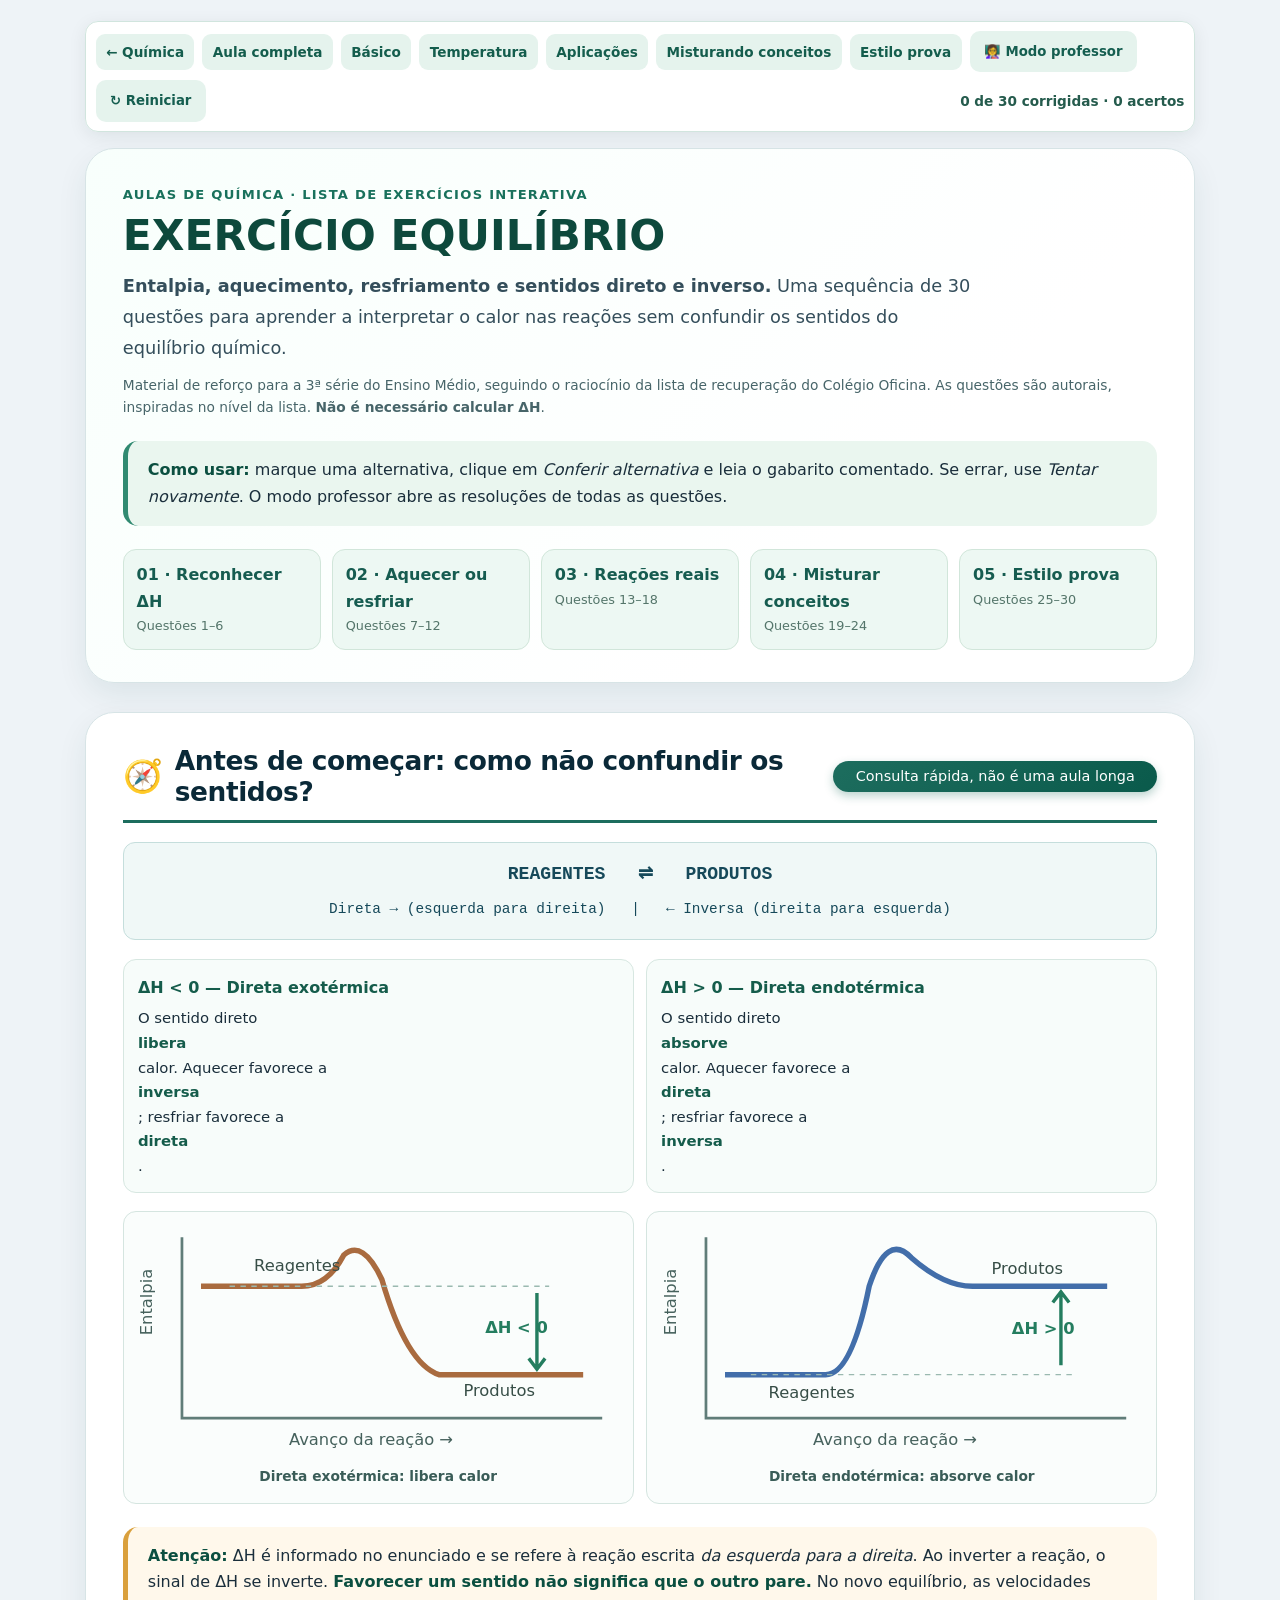
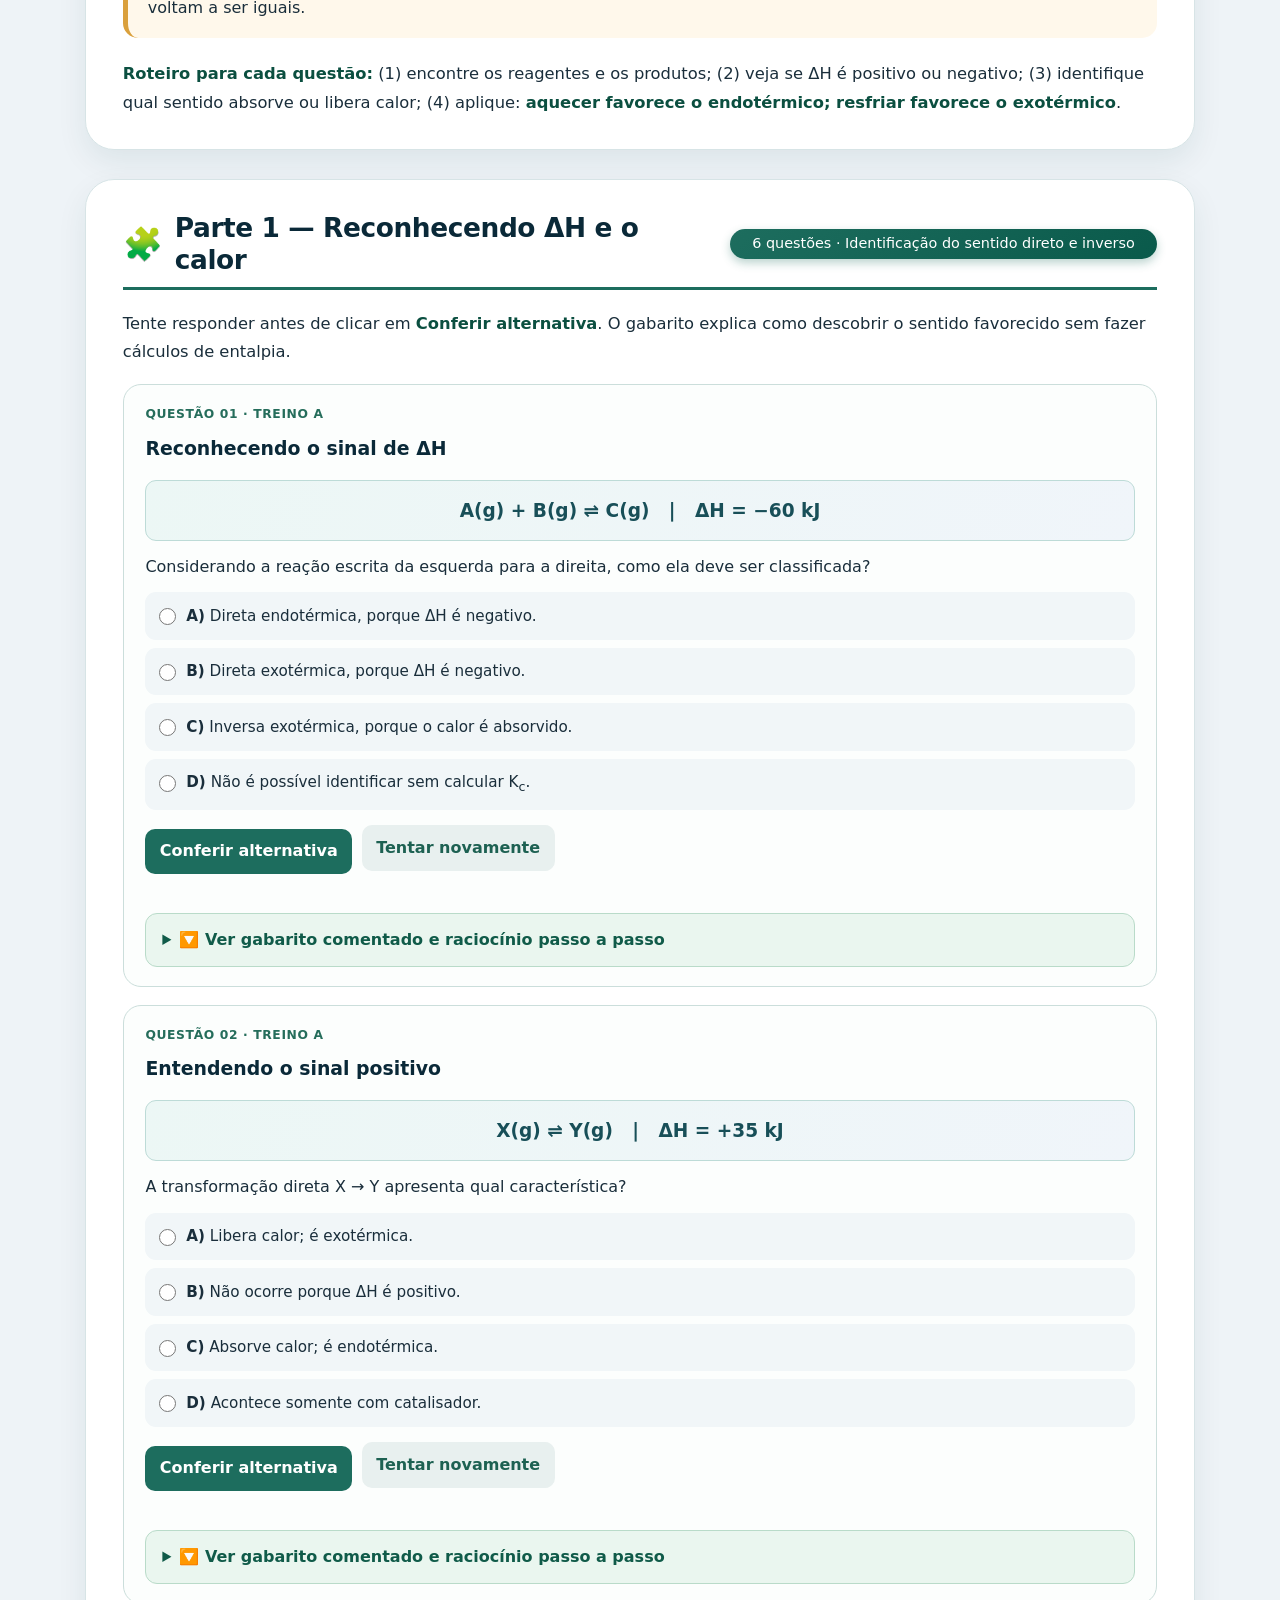
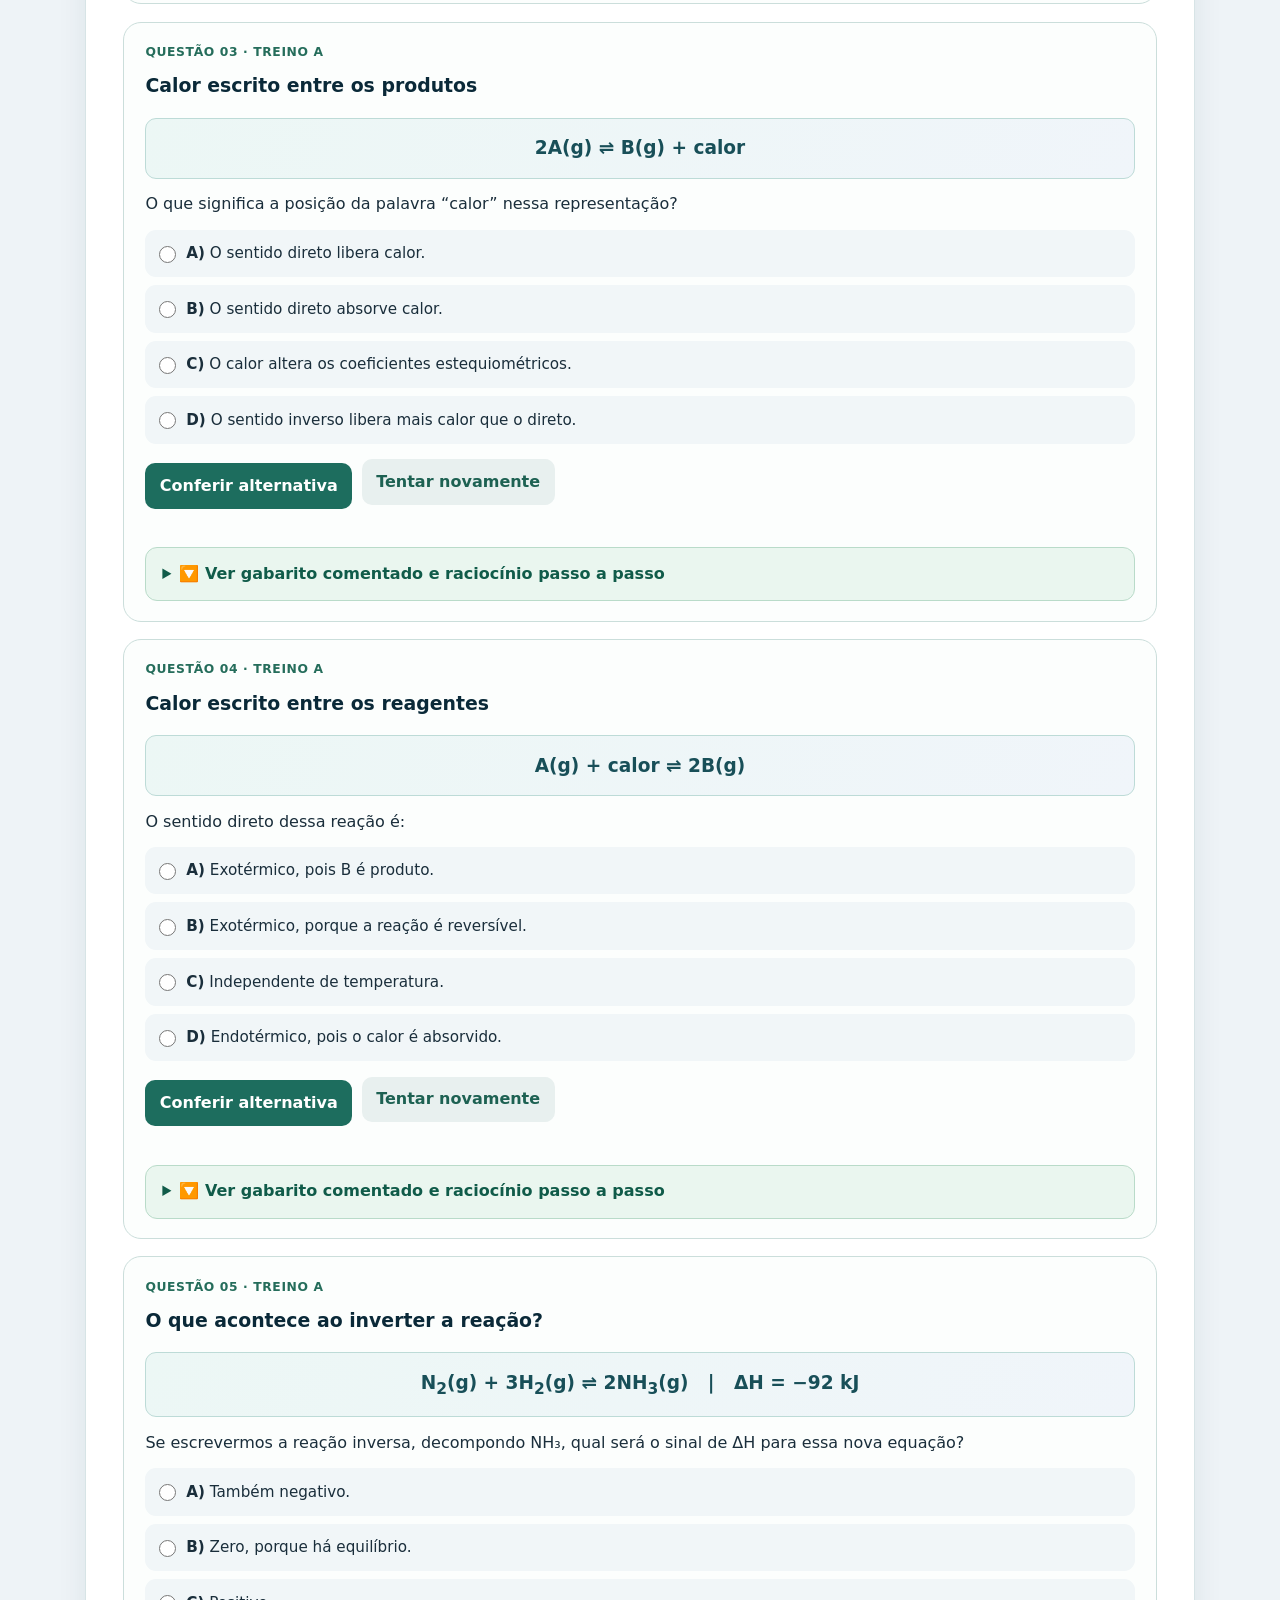
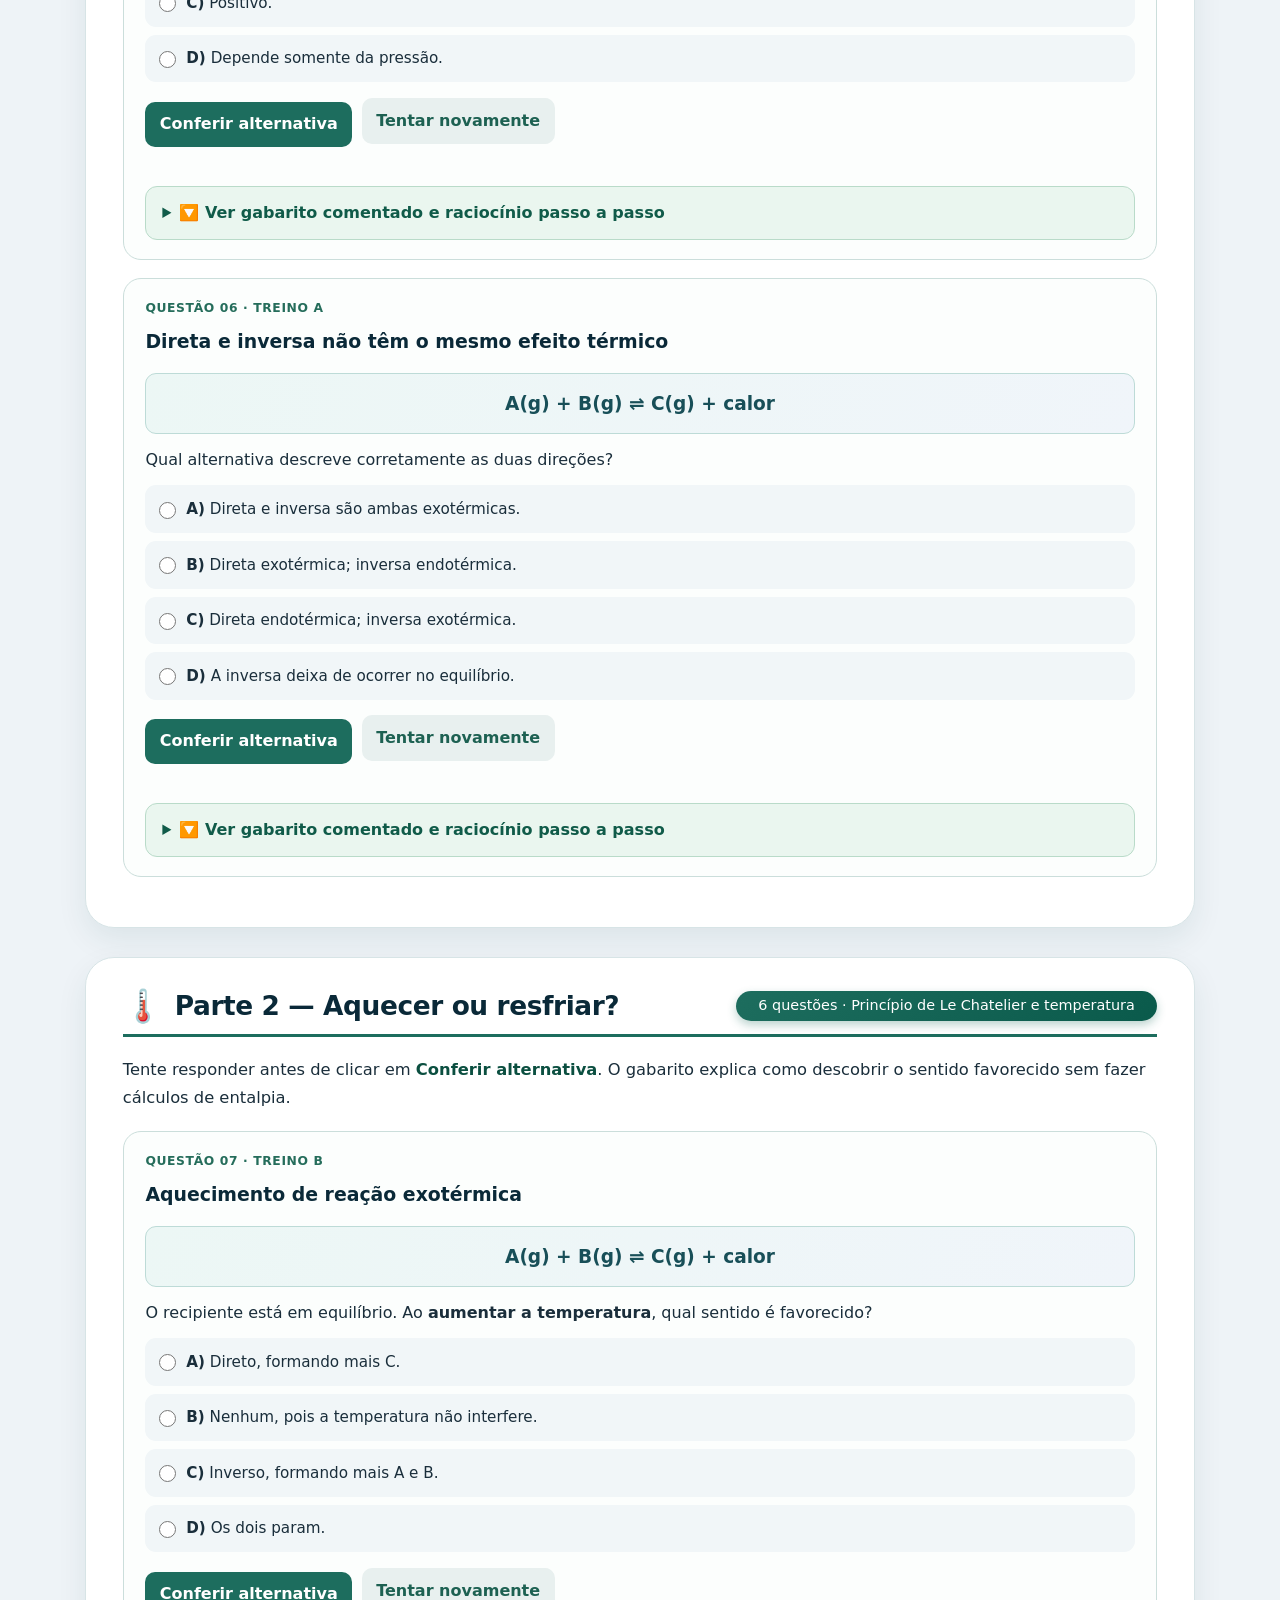
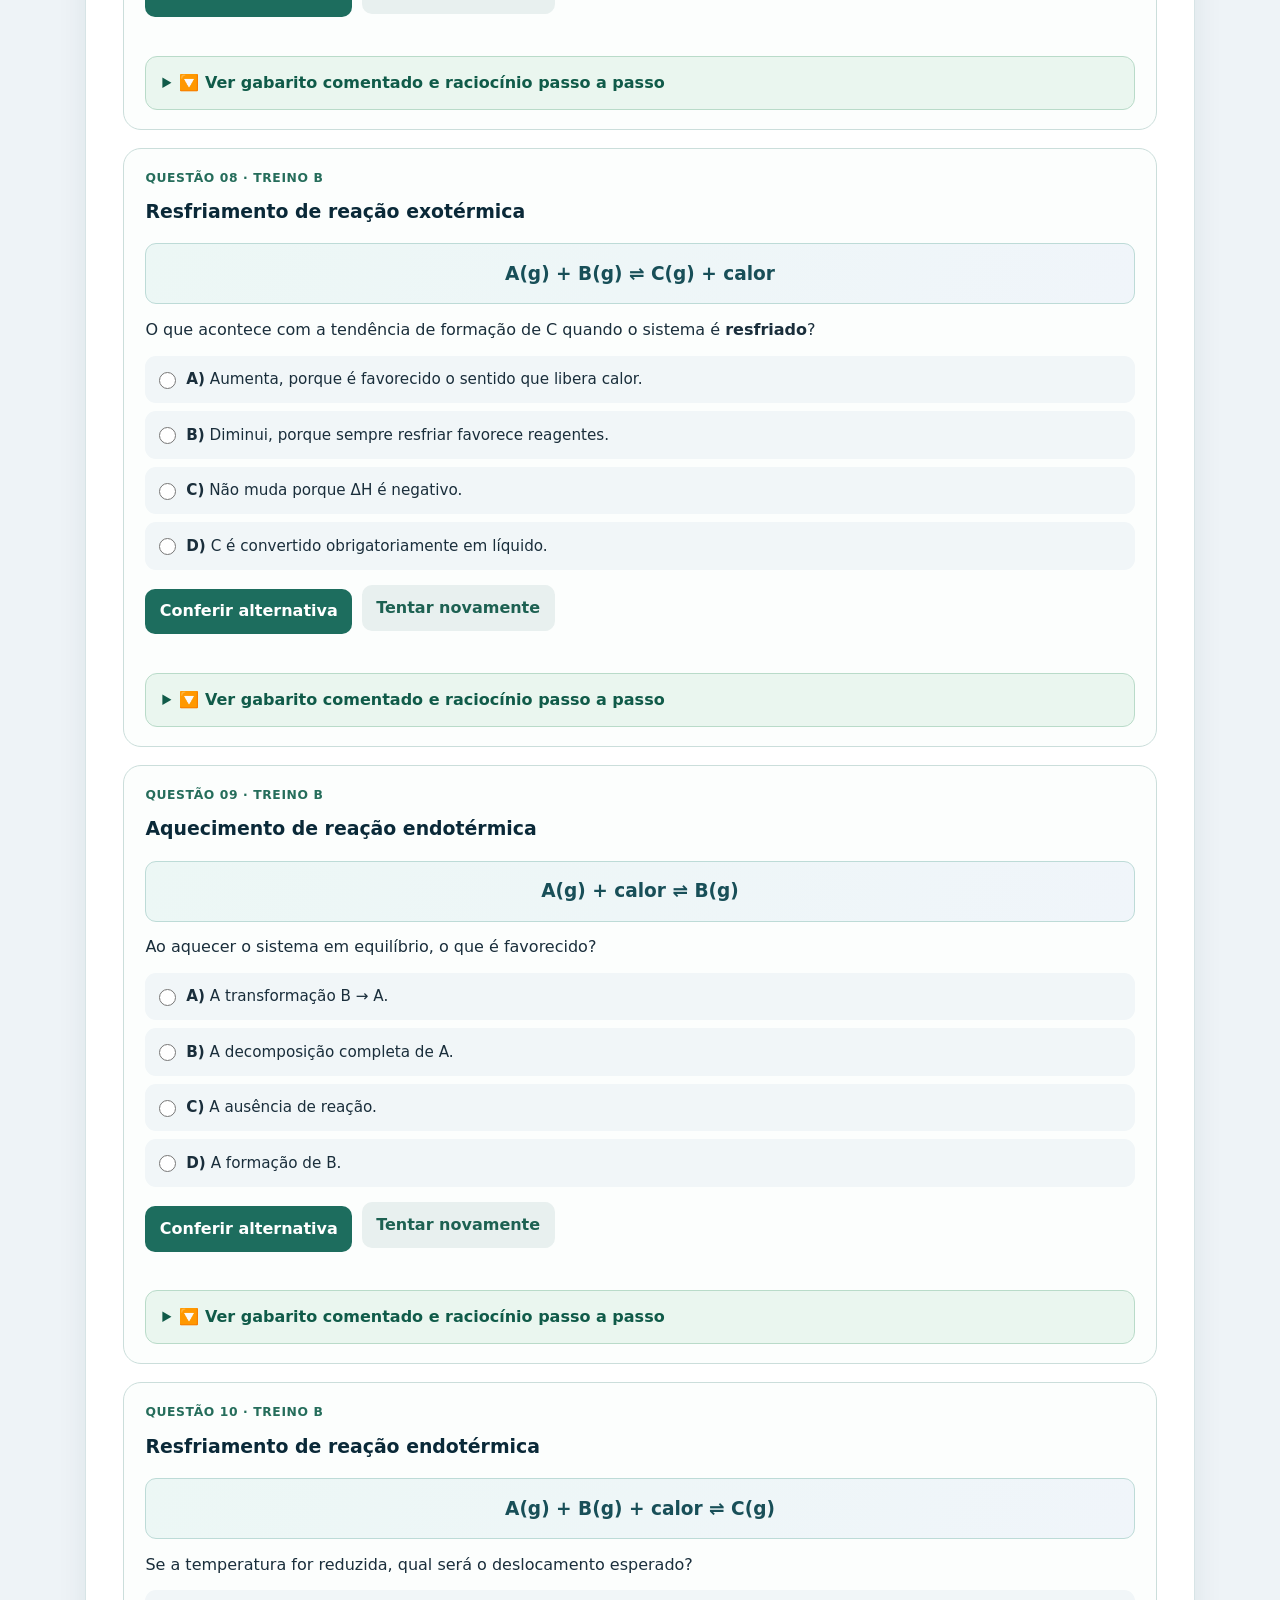
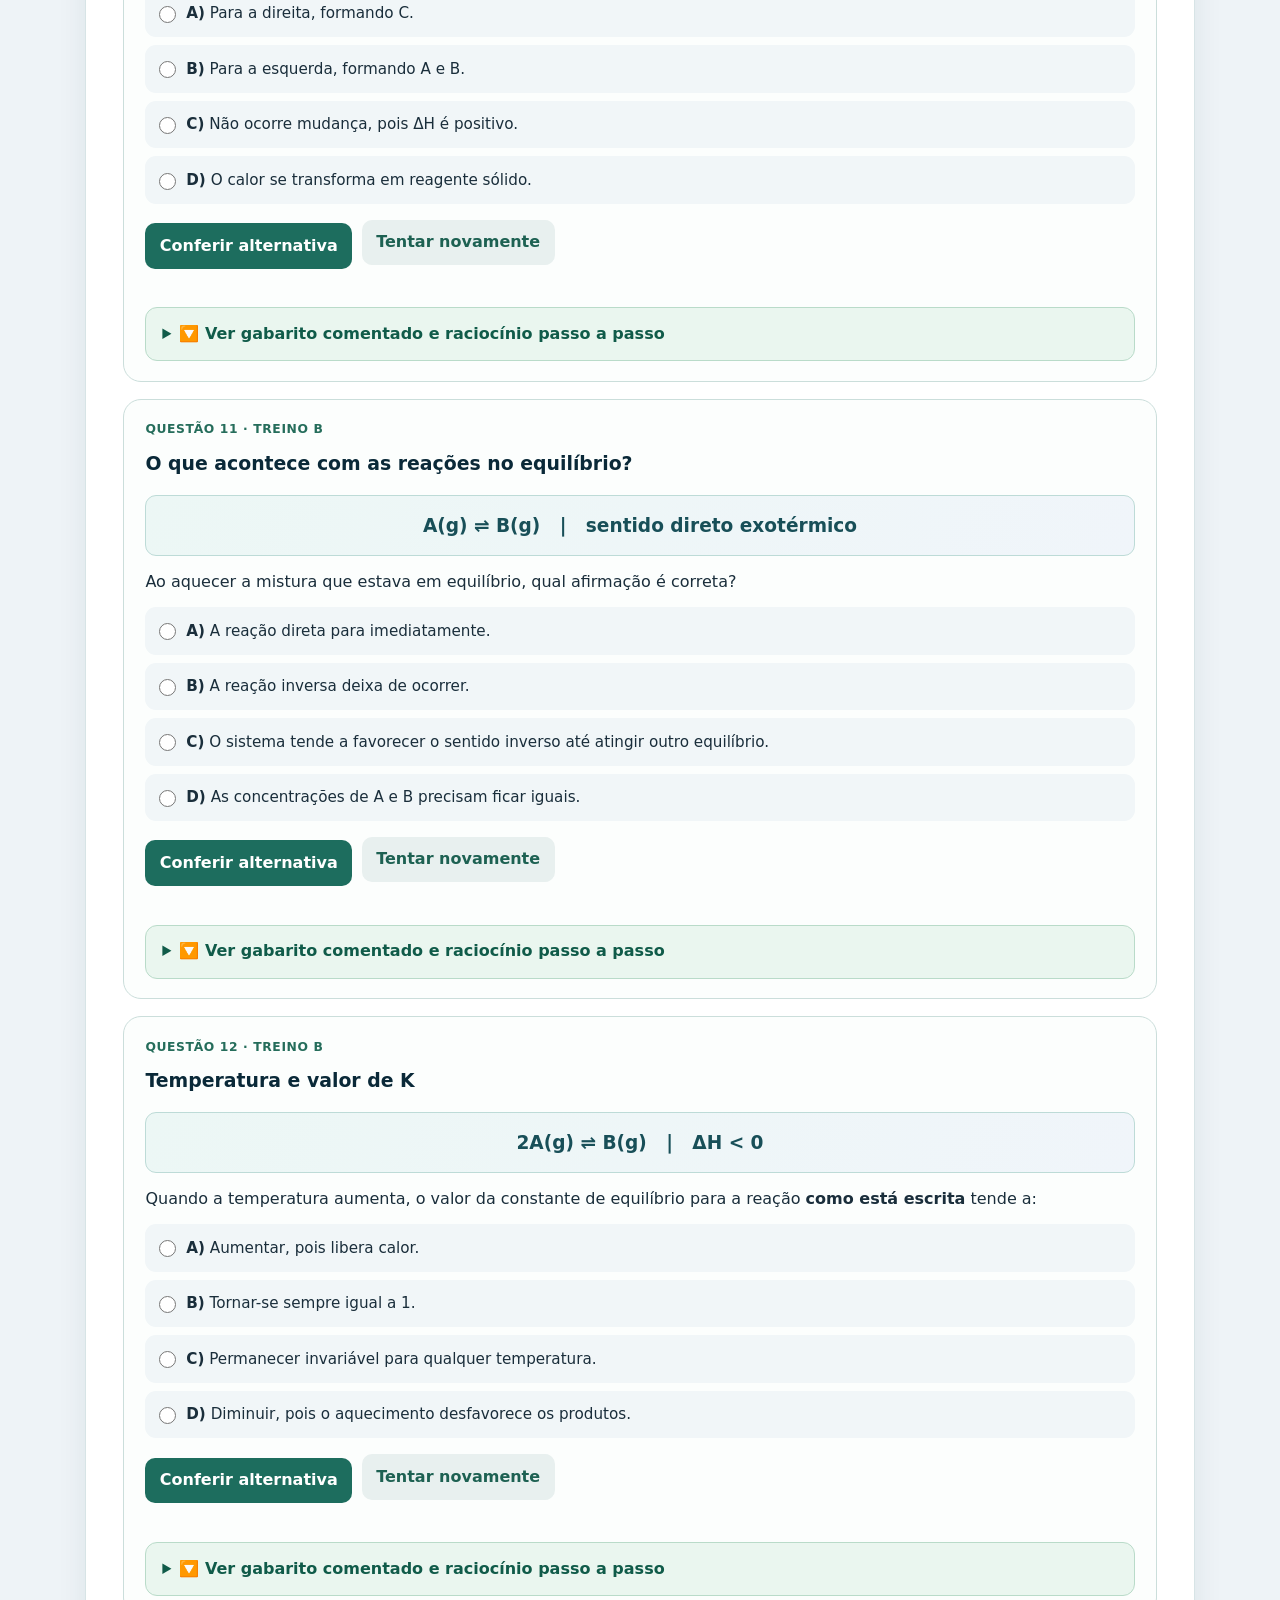
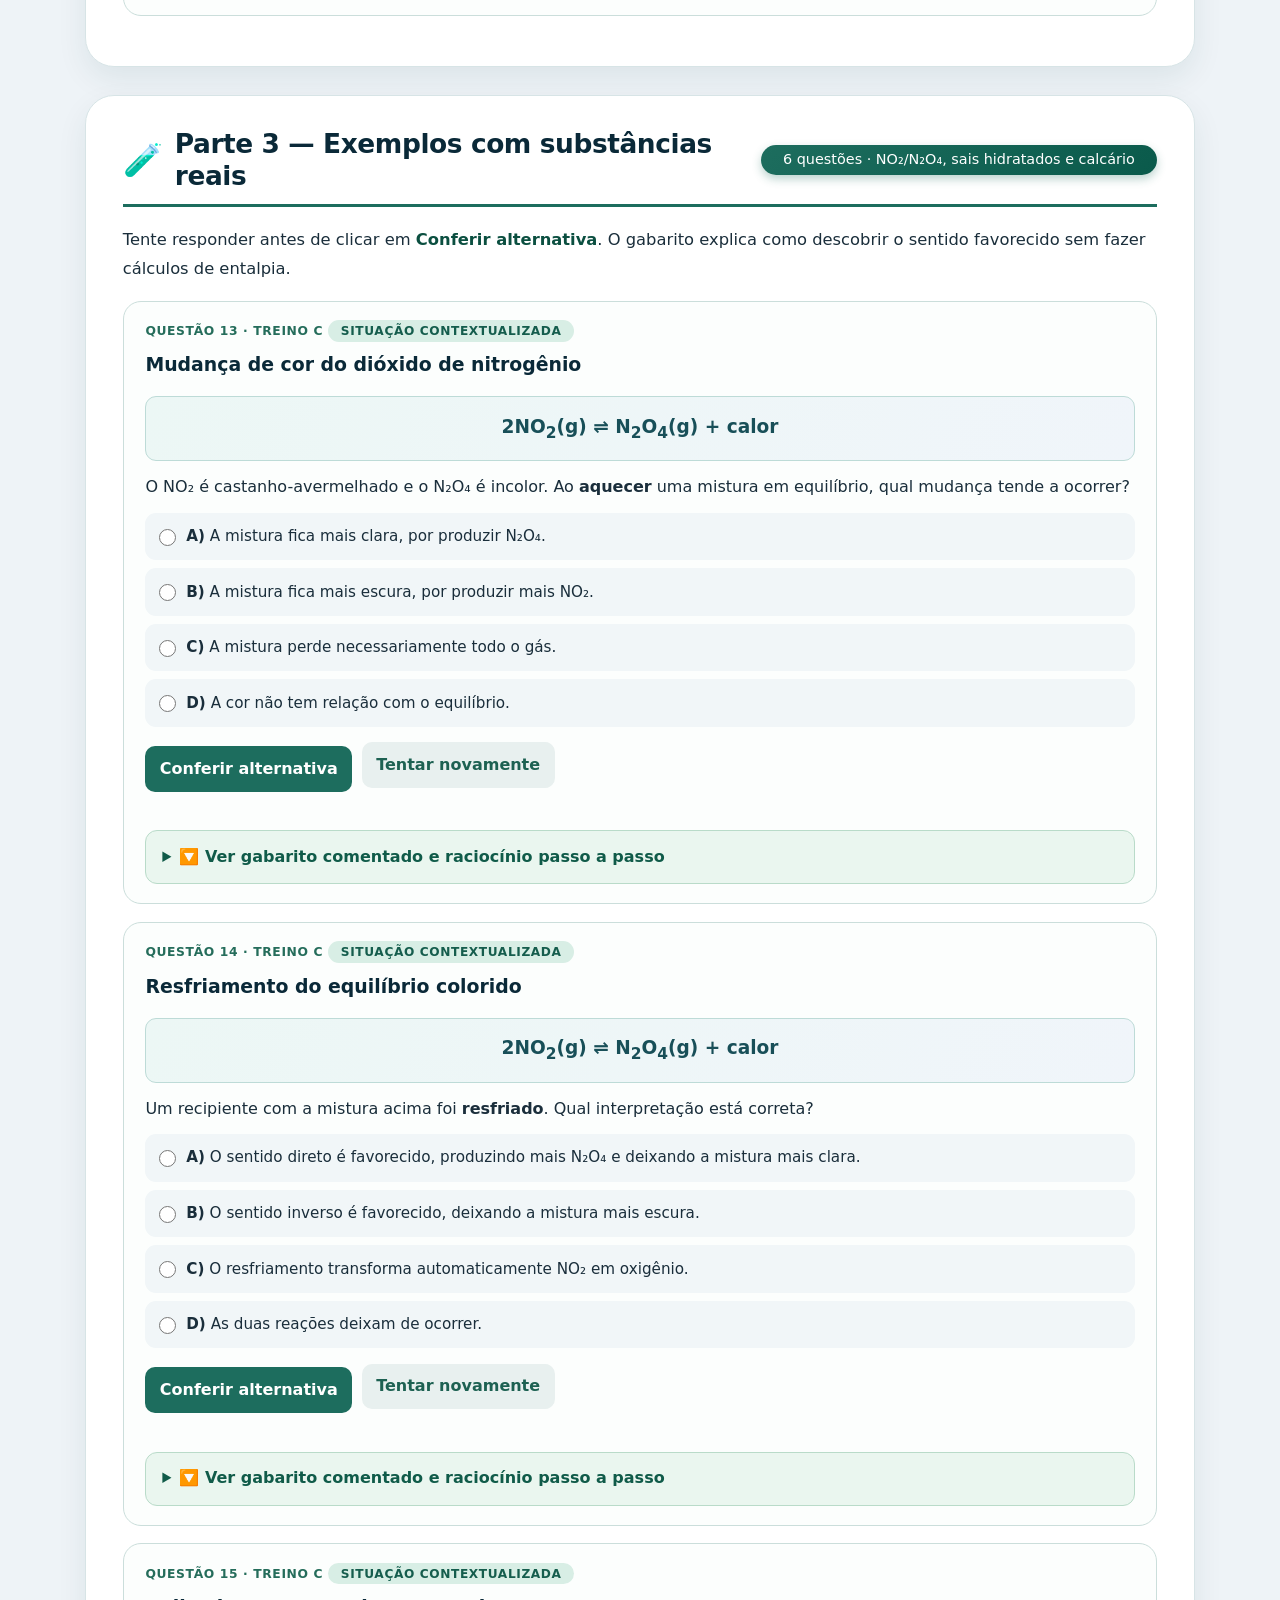
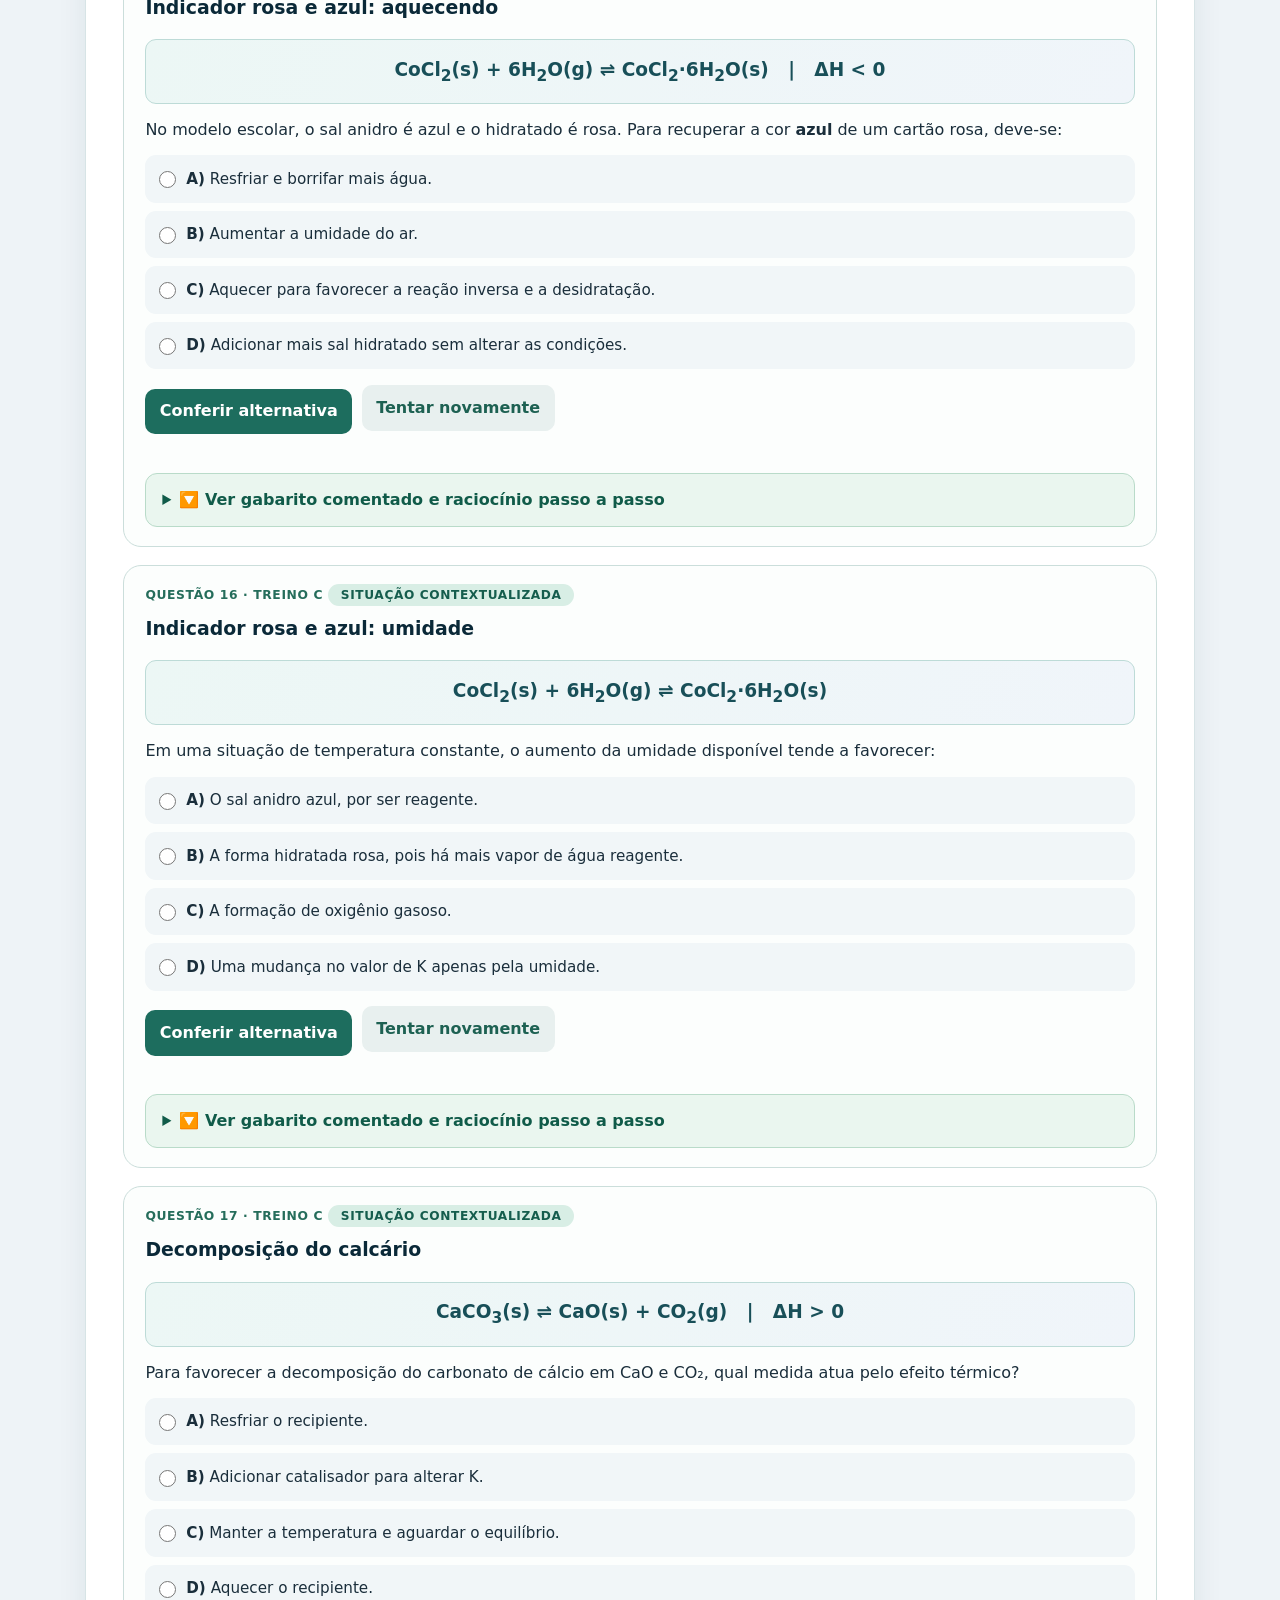
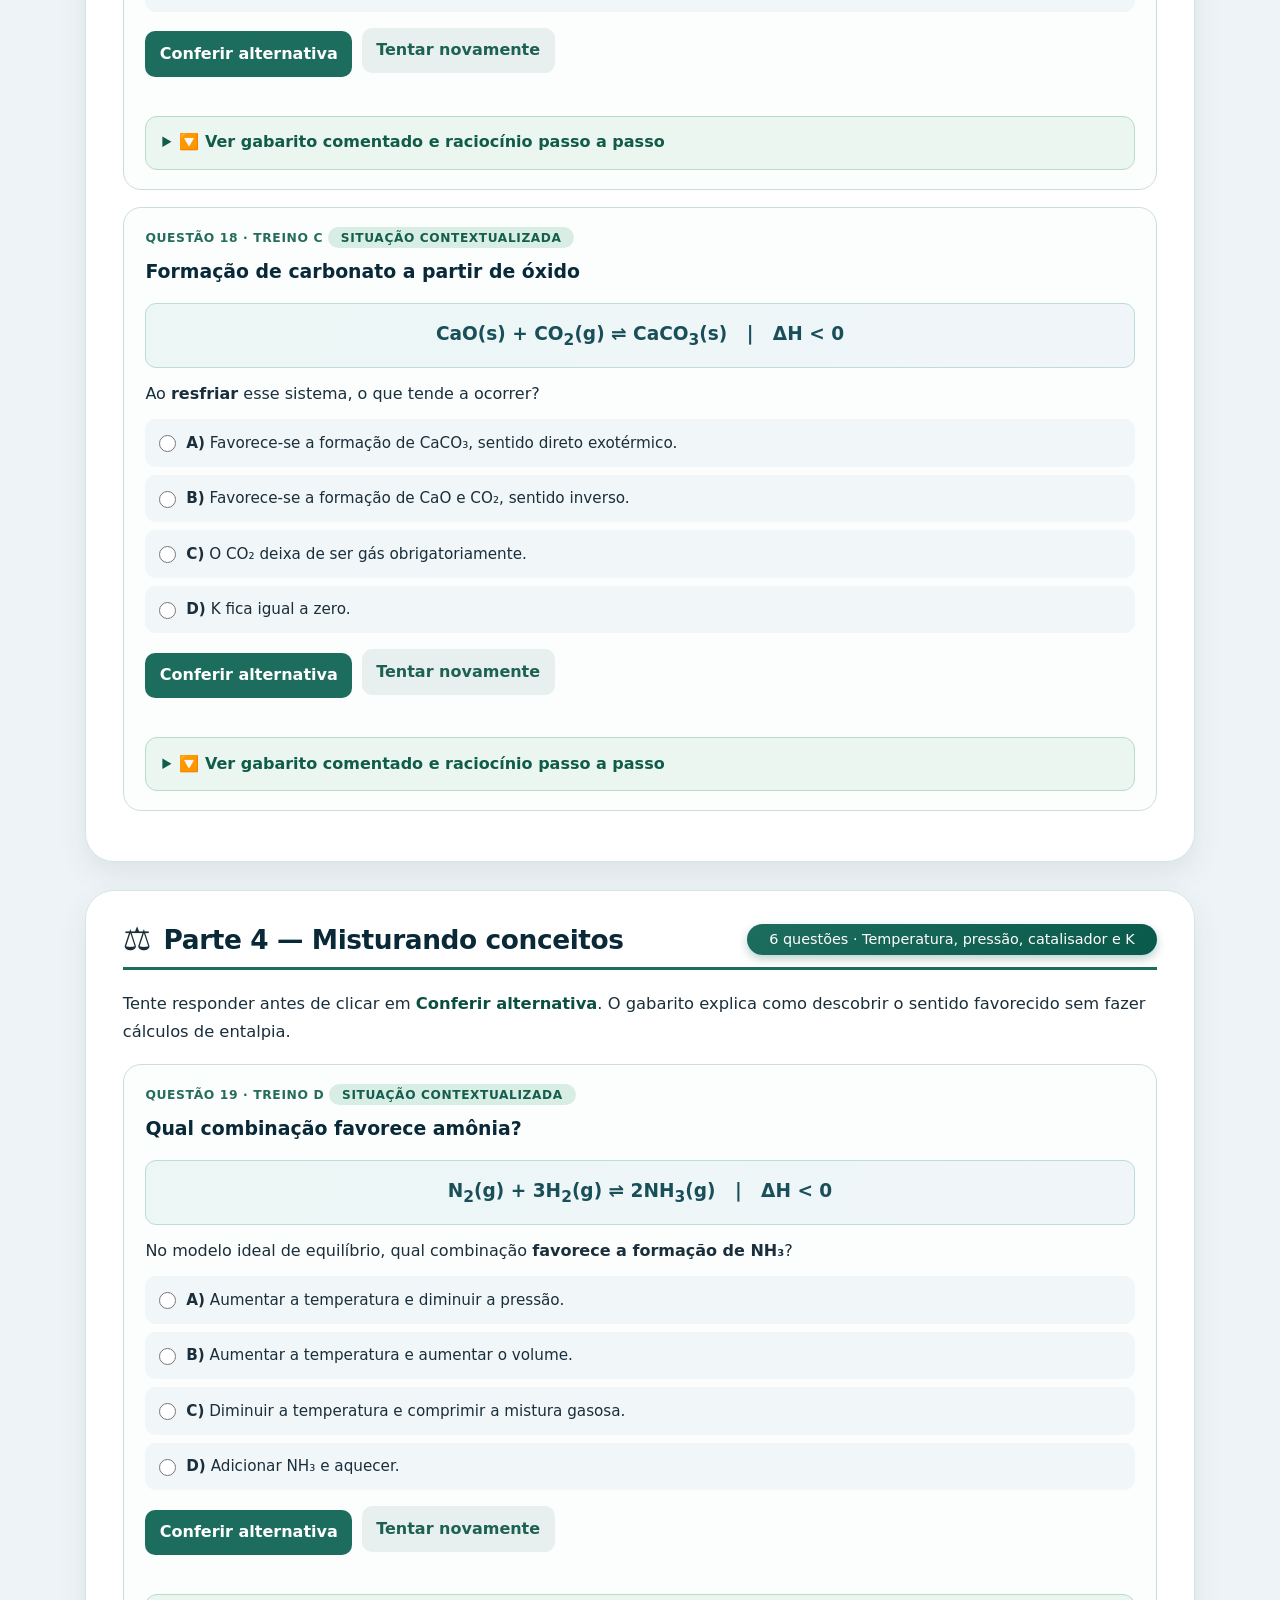
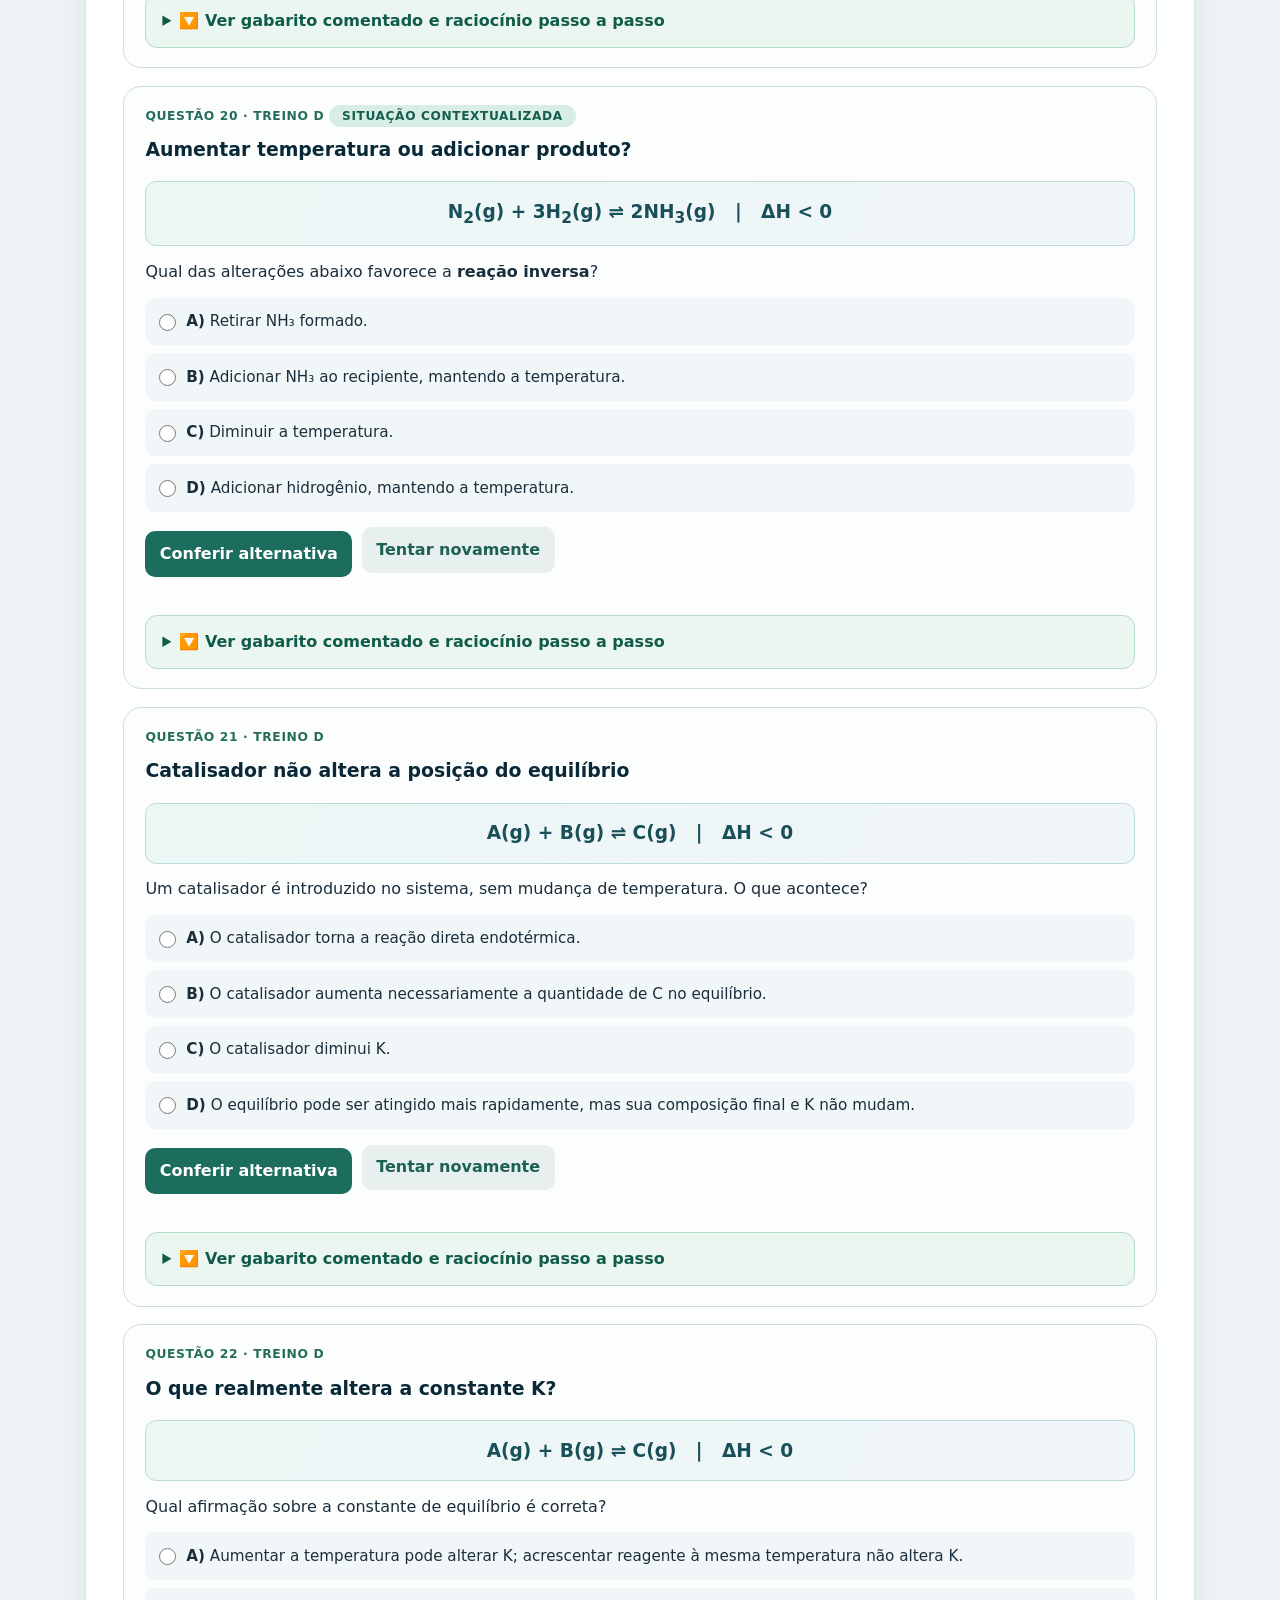
<file: ExercicioEquilibrio.html>
<!DOCTYPE html>
<html lang="pt-BR"><head><meta charset="UTF-8"><meta name="viewport" content="width=device-width,initial-scale=1.0">
<meta name="description" content="Exercícios interativos de equilíbrio químico com foco em ΔH, calor, aquecimento, resfriamento e sentidos direto e inverso, com gabaritos comentados.">
<title>EXERCÍCIO EQUILÍBRIO · Entalpia e temperatura — Aulas de Química</title>
<link rel="stylesheet" href="styles.css"><style>
/* Auto-suficiente e visualmente compatível com a identidade do projeto Aulas de Química. */
:root { --primary:#1d6d5e;--primary-dark:#0b4f40;--primary-light:#e3f0ec;--text-dark:#0a2938;--text-body:#1a2e3b;--text-muted:#375764;--radius:24px;--bg-body:#eef3f7;--border-color:#cbdde5; }
*{box-sizing:border-box} html{scroll-behavior:smooth} body{margin:0;padding:1.3rem .8rem 3rem;background:#eef3f7;color:#1a2e3b;font:16px/1.65 Inter,'Segoe UI',Roboto,system-ui,sans-serif}
.slide-container{max-width:1110px;margin:auto;width:100%}.slide{background:#fff;border:1px solid #d7e4e6;border-radius:29px;box-shadow:0 12px 30px rgba(16,60,65,.08);padding:2rem 2.3rem;margin:0 0 1.8rem;scroll-margin-top:100px}
.slide-header{display:flex;flex-wrap:wrap;gap:.75rem;align-items:center;border-bottom:3px solid var(--primary);padding-bottom:.75rem;margin-bottom:1.2rem}.slide-header h2{font-size:1.65rem;line-height:1.2;margin:0;color:var(--text-dark);flex:1 1 250px}.icon-big{font-size:2rem}.badge{background:#d8eee5;color:#155d4d;padding:.24rem .8rem;border-radius:999px;font-size:.76rem;font-weight:750}
.text-block{font-size:1.02rem;line-height:1.75}.text-block p{margin:.55rem 0 .85rem}p{margin:.6rem 0}.highlight-box{background:#eaf6ef;border-left:5px solid #318a71;border-radius:15px;padding:1rem 1.25rem}.alert{background:#fff8eb;border-color:#daa03c}.formula-block{padding:.85rem;background:#f0f8f7;border:1px solid #c5dedc;border-radius:12px;text-align:center;color:#16495a;font-weight:750;font-size:1.13rem;overflow-x:auto;line-height:1.9}
.exam-quiz{background:#fcfefd;border:1px solid #cbdedb;border-radius:18px;padding:1.2rem 1.35rem;margin:1.1rem 0;scroll-margin-top:100px}.exam-quiz h3{margin:.2rem 0 .5rem;color:var(--text-dark);font-size:1.18rem}.exam-meta{font-size:.77rem;color:#256d5b;letter-spacing:.05em;font-weight:850;text-transform:uppercase;margin:0 0 .3rem}
.reaction{border-radius:11px;background:linear-gradient(115deg,#ecf7f5,#f0f5fa);border:1px solid #bddbd7;margin:.8rem 0;padding:.8rem;text-align:center;font-size:1.16rem;font-weight:750;color:#184f58;line-height:1.8;overflow-x:auto}
.question-options{display:grid;gap:.5rem;margin:.75rem 0}.option-row{display:flex;align-items:flex-start;gap:.65rem;background:#f1f6f8;border:1px solid transparent;border-radius:11px;padding:.72rem .78rem;cursor:pointer;line-height:1.48}.option-row:hover{background:#e7f2f3;border-color:#90c1b0}.option-row input{accent-color:#1d6d5e;flex:none;width:17px;height:17px;margin:.22rem 0 0}.option-row.is-answer{background:#e0f5e8;border-color:#278761}.option-row.is-selected-wrong{background:#fff1ef;border-color:#c46b5e}
.actions{display:flex;gap:.6rem;align-items:center;flex-wrap:wrap;margin-top:.7rem}.check-answer,.reset-one,.toolbar button,.print-actions button{font:inherit;font-weight:700;border:0;border-radius:10px;cursor:pointer;padding:.6rem .9rem}.check-answer{background:#1d6d5e;color:#fff}.check-answer:hover{background:#0b4f40}.reset-one{background:#e8f0ef;color:#1d6152}.answer-feedback{font-size:.9rem;font-weight:750;min-height:1.3em;margin:.4rem 0}.answer-feedback.is-correct{color:#177453}.answer-feedback.is-wrong{color:#b43e39}.answer-feedback.is-warning{color:#936b0c}
.solution-box{background:#eaf6ef;border-radius:12px;border:1px solid #b9dbc9;padding:.8rem 1rem;margin-top:.85rem}.solution-box summary{cursor:pointer;color:#105b49;font-weight:850}.solution-text{font-size:.96rem;padding:.6rem .1rem .15rem}.solution-text ol{margin:.6rem 0 .5rem;padding-left:1.4rem}.solution-text li{margin:.38rem 0;line-height:1.65;padding-left:.15rem}.solution-conclusion{background:#fff;border-left:4px solid #26866b;padding:.65rem .9rem;border-radius:8px;margin:.7rem 0}.teacher-tip{background:#fffaf0;border-left:3px solid #d69e42;padding:.65rem .85rem;border-radius:8px;margin:.7rem 0;color:#5e4a28}
.toolbar{position:sticky;top:0;z-index:50;display:flex;flex-wrap:wrap;gap:.5rem;align-items:center;padding:.6rem;border-radius:13px;background:rgba(255,255,255,.97);border:1px solid #d1e5de;box-shadow:0 4px 18px rgba(0,40,40,.08);margin-bottom:1rem}.toolbar a{font-size:.85rem;border:0;border-radius:9px;padding:.45rem .65rem;background:#e5f3ed;color:#145d4d;text-decoration:none;font-weight:750}.toolbar a:hover{background:#cce9dc}.toolbar button{font-size:.83rem;background:#e5f3ed;color:#155e50}.toolbar button:hover{background:#cce9dc}.progress-summary{margin-left:auto;white-space:nowrap;font-size:.85rem;font-weight:850;color:#255b4d}
.hero{background:linear-gradient(135deg,#f8fffc 0%,#fff 70%)}.hero h1{margin:.3rem 0 .6rem;font-size:clamp(1.8rem,4.1vw,2.65rem);line-height:1.15;color:#0d493c}.eyebrow{color:#19715c;text-transform:uppercase;font-size:.82rem;font-weight:850;letter-spacing:.095em}.hero-lead{color:#344e5b;font-size:1.11rem;max-width:850px}.small-note{font-size:.86rem;color:#476569}.roadmap{display:grid;grid-template-columns:repeat(auto-fit,minmax(160px,1fr));gap:.7rem;margin-top:1rem}.roadmap a{color:#165c50;text-decoration:none;background:#edf8f3;border:1px solid #d1e6da;border-radius:13px;padding:.8rem;font-weight:750}.roadmap a:hover{background:#daeee3}.roadmap a span{display:block;color:#54756a;font-size:.8rem;font-weight:500}
.cheatsheet{display:grid;grid-template-columns:repeat(2,minmax(0,1fr));gap:.75rem;margin:.7rem 0}.rule{border-radius:13px;border:1px solid #d7e7e1;background:#f7fcfa;padding:.88rem}.rule strong{display:block;color:#155c4b}.rule p{margin:.35rem 0 0;font-size:.93rem}.energy-grid{display:grid;grid-template-columns:1fr 1fr;gap:.8rem;margin:1.1rem 0}.energy-card{padding:.6rem;border:1px solid #d5e5e0;border-radius:13px;background:#fafdfc}.energy-card svg{display:block;width:100%;height:auto}.energy-card figcaption{text-align:center;font-size:.86rem;color:#395c57;font-weight:750;padding:.4rem}
.diagramline{fill:none;stroke:#1e6d60;stroke-width:2.5;stroke-linecap:round}.diagramdash{stroke:#9ab9b0;stroke-dasharray:4 4}.footer-note{text-align:center;font-size:.87rem;color:#55716a;padding:1rem}.print-actions{display:flex;gap:.5rem;flex-wrap:wrap;margin:1.1rem 0}.print-actions button{background:#e7f4ee;color:#165f50}.print-actions button:hover{background:#cfebdd}.print-actions .primary{background:#1d6d5e;color:#fff}.score-panel{padding:1rem 1.2rem;background:#ecf6f0;border:1px solid #c4e2d4;border-radius:13px;font-weight:750;color:#145b48;margin-top:1rem}
a:focus-visible,button:focus-visible,input:focus-visible,summary:focus-visible{outline:3px solid #e7ae34;outline-offset:3px}
@media(max-width:700px){body{padding:.65rem .45rem 2rem}.toolbar{position:static}.toolbar .progress-summary{margin:0;width:100%}.slide{padding:1.25rem;border-radius:19px}.slide-header h2{font-size:1.3rem}.exam-quiz{padding:1rem}.cheatsheet,.energy-grid{grid-template-columns:1fr}.reaction{font-size:1rem}.hero-lead{font-size:1rem}}
@media print{body{background:#fff;padding:0;font-size:10pt}.toolbar,.print-actions,.check-answer,.reset-one,.answer-feedback,.roadmap,.no-print{display:none!important}.slide{border:0;border-radius:0;box-shadow:none;margin:.2rem 0;padding:.2rem}.hero{border-bottom:1px solid #ddd;margin-bottom:1rem}.exam-quiz{break-inside:avoid;border:1px solid #ccc;border-radius:8px;margin:.5rem 0;padding:.55rem}.exam-quiz h3{font-size:1rem}.exam-quiz .reaction{padding:.35rem;margin:.35rem 0}.question-options{gap:0}.option-row{padding:.2rem .3rem;background:none;border:0}.option-row input{appearance:none;width:12px;height:12px;border:1px solid #666}.solution-box{display:block;break-inside:avoid}.solution-box:not([open])>.solution-text{display:block!important}.print-student .solution-box{display:none!important}.print-teacher .solution-box{display:block!important}.print-teacher .solution-box>.solution-text{display:block!important}.slide-header{margin-top:1rem}.score-panel{display:none!important}}
</style></head><body>
<main class="slide-container"><nav class="toolbar" aria-label="Navegação dos exercícios"><a href="Quimica.html">← Química</a><a href="EquilibrioQuimico.html">Aula completa</a><a href="#sec-A">Básico</a><a href="#sec-B">Temperatura</a><a href="#sec-C">Aplicações</a><a href="#sec-D">Misturando conceitos</a><a href="#sec-E">Estilo prova</a><button id="teacher-mode" type="button" aria-pressed="false">👩‍🏫 Modo professor</button><button id="reset-all" type="button">↻ Reiniciar</button><div class="progress-summary" id="progress" aria-live="polite">0 de 30 corrigidas</div></nav>
<section class="slide hero" id="topo"><span class="eyebrow">Aulas de Química · Lista de exercícios interativa</span><h1>EXERCÍCIO EQUILÍBRIO</h1>
<p class="hero-lead"><strong>Entalpia, aquecimento, resfriamento e sentidos direto e inverso.</strong> Uma sequência de 30 questões para aprender a interpretar o calor nas reações sem confundir os sentidos do equilíbrio químico.</p>
<p class="small-note">Material de reforço para a 3ª série do Ensino Médio, seguindo o raciocínio da lista de recuperação do Colégio Oficina. As questões são autorais, inspiradas no nível da lista. <strong>Não é necessário calcular ΔH</strong>.</p>
<div class="highlight-box"><strong>Como usar:</strong> marque uma alternativa, clique em <em>Conferir alternativa</em> e leia o gabarito comentado. Se errar, use <em>Tentar novamente</em>. O modo professor abre as resoluções de todas as questões.</div>
<div class="roadmap"><a href="#sec-A">01 · Reconhecer ΔH<span>Questões 1–6</span></a><a href="#sec-B">02 · Aquecer ou resfriar<span>Questões 7–12</span></a><a href="#sec-C">03 · Reações reais<span>Questões 13–18</span></a><a href="#sec-D">04 · Misturar conceitos<span>Questões 19–24</span></a><a href="#sec-E">05 · Estilo prova<span>Questões 25–30</span></a></div>
</section>
<section class="slide" id="lembrete"><div class="slide-header"><span class="icon-big">🧭</span><h2>Antes de começar: como não confundir os sentidos?</h2><span class="badge">Consulta rápida, não é uma aula longa</span></div>
<div class="formula-block">REAGENTES &nbsp; ⇌ &nbsp; PRODUTOS <br> <span style="font-size:.9rem;font-weight:500">Direta → (esquerda para direita) &nbsp; | &nbsp; ← Inversa (direita para esquerda)</span></div>
<div class="cheatsheet"><div class="rule"><strong>ΔH &lt; 0 — Direta exotérmica</strong><p>O sentido direto <strong>libera</strong> calor. Aquecer favorece a <strong>inversa</strong>; resfriar favorece a <strong>direta</strong>.</p></div><div class="rule"><strong>ΔH &gt; 0 — Direta endotérmica</strong><p>O sentido direto <strong>absorve</strong> calor. Aquecer favorece a <strong>direta</strong>; resfriar favorece a <strong>inversa</strong>.</p></div></div>
<div class="energy-grid"><figure class="energy-card"><svg viewBox="0 0 360 174" role="img" aria-label="Perfil de entalpia de reação exotérmica; produtos abaixo dos reagentes"><path d="M36 12 V145 H345" fill="none" stroke="#607d79" stroke-width="2"/><text x="14" y="84" transform="rotate(-90 14 84)" fill="#45615c" font-size="12">Entalpia</text><text x="175" y="165" fill="#45615c" font-size="12" text-anchor="middle">Avanço da reação →</text><path d="M50 48 H124 Q143 48 155 25 Q169 13 183 43 Q201 105 225 113 H331" stroke="#a96b3f" fill="none" stroke-width="4"/><line x1="71" y1="48" x2="306" y2="48" class="diagramdash"/><path d="M297 53 V107 M291 101 L297 109 L303 101" stroke="#247d5f" fill="none" stroke-width="2.5"/><text x="89" y="37" font-size="12" fill="#374e47">Reagentes</text><text x="243" y="129" font-size="12" fill="#374e47">Produtos</text><text x="305" y="82" font-size="12" fill="#247d5f" text-anchor="end" font-weight="bold">ΔH &lt; 0</text></svg><figcaption>Direta exotérmica: libera calor</figcaption></figure><figure class="energy-card"><svg viewBox="0 0 360 174" role="img" aria-label="Perfil de entalpia de reação endotérmica; produtos acima dos reagentes"><path d="M36 12 V145 H345" fill="none" stroke="#607d79" stroke-width="2"/><text x="14" y="84" transform="rotate(-90 14 84)" fill="#45615c" font-size="12">Entalpia</text><text x="175" y="165" fill="#45615c" font-size="12" text-anchor="middle">Avanço da reação →</text><path d="M50 113 H124 Q143 113 156 48 Q169 8 187 27 Q211 48 232 48 H331" stroke="#426eaa" fill="none" stroke-width="4"/><line x1="69" y1="113" x2="306" y2="113" class="diagramdash"/><path d="M297 106 V54 M291 60 L297 52 L303 60" stroke="#247d5f" fill="none" stroke-width="2.5"/><text x="82" y="130" font-size="12" fill="#374e47">Reagentes</text><text x="246" y="39" font-size="12" fill="#374e47">Produtos</text><text x="307" y="83" font-size="12" fill="#247d5f" text-anchor="end" font-weight="bold">ΔH &gt; 0</text></svg><figcaption>Direta endotérmica: absorve calor</figcaption></figure></div>
<div class="highlight-box alert"><strong>Atenção:</strong> ΔH é informado no enunciado e se refere à reação escrita <em>da esquerda para a direita</em>. Ao inverter a reação, o sinal de ΔH se inverte. <strong>Favorecer um sentido não significa que o outro pare.</strong> No novo equilíbrio, as velocidades voltam a ser iguais.</div>
<div class="text-block"><strong>Roteiro para cada questão:</strong> (1) encontre os reagentes e os produtos; (2) veja se ΔH é positivo ou negativo; (3) identifique qual sentido absorve ou libera calor; (4) aplique: <strong>aquecer favorece o endotérmico; resfriar favorece o exotérmico</strong>.</div></section>
<section class="slide" id="sec-A"><div class="slide-header"><span class="icon-big">🧩</span><h2>Parte 1 — Reconhecendo ΔH e o calor</h2><span class="badge">6 questões · Identificação do sentido direto e inverso</span></div><div class="text-block"><p>Tente responder antes de clicar em <strong>Conferir alternativa</strong>. O gabarito explica como descobrir o sentido favorecido sem fazer cálculos de entalpia.</p></div><article class="exam-quiz" id="q1" data-answer="B"><div class="exam-meta">Questão 01 · Treino A </div><h3>Reconhecendo o sinal de ΔH</h3><div class="reaction">A(g) + B(g) ⇌ C(g) &nbsp; | &nbsp; ΔH = −60 kJ</div><p>Considerando a reação escrita da esquerda para a direita, como ela deve ser classificada?</p><div class="question-options"><label class="option-row"><input type="radio" value="A" name="q1"><span><strong>A)</strong> Direta endotérmica, porque ΔH é negativo.</span></label><label class="option-row"><input type="radio" value="B" name="q1"><span><strong>B)</strong> Direta exotérmica, porque ΔH é negativo.</span></label><label class="option-row"><input type="radio" value="C" name="q1"><span><strong>C)</strong> Inversa exotérmica, porque o calor é absorvido.</span></label><label class="option-row"><input type="radio" value="D" name="q1"><span><strong>D)</strong> Não é possível identificar sem calcular K<sub>c</sub>.</span></label></div><div class="actions"><button class="check-answer" type="button">Conferir alternativa</button><button class="reset-one" type="button">Tentar novamente</button></div><p class="answer-feedback" role="status" aria-live="polite"></p><details class="solution-box"><summary>🔽 Ver gabarito comentado e raciocínio passo a passo</summary><div class="solution-text"><p><strong>Gabarito: alternativa B.</strong></p><ol><li>A reação <strong>direta</strong> é a que vai da esquerda para a direita: A + B → C.</li><li>O valor de ΔH já é <strong>negativo</strong> (−60 kJ).</li><li><strong>ΔH &lt; 0</strong> significa que o sentido direto <strong>libera calor</strong>, sendo exotérmico.</li><li>A reação inversa faz o caminho contrário e, nesse caso, absorve calor.</li></ol><div class="solution-conclusion"><strong>Conclusão:</strong> Direta exotérmica, porque ΔH é negativo.</div><div class="teacher-tip"><strong>Atenção:</strong> Não é necessário calcular ΔH. Basta observar o sinal que a questão forneceu.</div></div></details></article><article class="exam-quiz" id="q2" data-answer="C"><div class="exam-meta">Questão 02 · Treino A </div><h3>Entendendo o sinal positivo</h3><div class="reaction">X(g) ⇌ Y(g) &nbsp; | &nbsp; ΔH = +35 kJ</div><p>A transformação direta X → Y apresenta qual característica?</p><div class="question-options"><label class="option-row"><input type="radio" value="A" name="q2"><span><strong>A)</strong> Libera calor; é exotérmica.</span></label><label class="option-row"><input type="radio" value="B" name="q2"><span><strong>B)</strong> Não ocorre porque ΔH é positivo.</span></label><label class="option-row"><input type="radio" value="C" name="q2"><span><strong>C)</strong> Absorve calor; é endotérmica.</span></label><label class="option-row"><input type="radio" value="D" name="q2"><span><strong>D)</strong> Acontece somente com catalisador.</span></label></div><div class="actions"><button class="check-answer" type="button">Conferir alternativa</button><button class="reset-one" type="button">Tentar novamente</button></div><p class="answer-feedback" role="status" aria-live="polite"></p><details class="solution-box"><summary>🔽 Ver gabarito comentado e raciocínio passo a passo</summary><div class="solution-text"><p><strong>Gabarito: alternativa C.</strong></p><ol><li>Observe o sentido direto: X é reagente e Y é produto.</li><li>O enunciado apresenta <strong>ΔH &gt; 0</strong>.</li><li>Sinal positivo indica que, na direção em que a reação está escrita, o sistema <strong>absorve calor</strong>.</li><li>Assim, a transformação direta é endotérmica; a inversa é exotérmica.</li></ol><div class="solution-conclusion"><strong>Conclusão:</strong> Absorve calor; é endotérmica.</div><div class="teacher-tip"><strong>Atenção:</strong> O sinal do ΔH sempre se refere à equação exatamente como foi escrita.</div></div></details></article><article class="exam-quiz" id="q3" data-answer="A"><div class="exam-meta">Questão 03 · Treino A </div><h3>Calor escrito entre os produtos</h3><div class="reaction">2A(g) ⇌ B(g) + calor</div><p>O que significa a posição da palavra “calor” nessa representação?</p><div class="question-options"><label class="option-row"><input type="radio" value="A" name="q3"><span><strong>A)</strong> O sentido direto libera calor.</span></label><label class="option-row"><input type="radio" value="B" name="q3"><span><strong>B)</strong> O sentido direto absorve calor.</span></label><label class="option-row"><input type="radio" value="C" name="q3"><span><strong>C)</strong> O calor altera os coeficientes estequiométricos.</span></label><label class="option-row"><input type="radio" value="D" name="q3"><span><strong>D)</strong> O sentido inverso libera mais calor que o direto.</span></label></div><div class="actions"><button class="check-answer" type="button">Conferir alternativa</button><button class="reset-one" type="button">Tentar novamente</button></div><p class="answer-feedback" role="status" aria-live="polite"></p><details class="solution-box"><summary>🔽 Ver gabarito comentado e raciocínio passo a passo</summary><div class="solution-text"><p><strong>Gabarito: alternativa A.</strong></p><ol><li>À esquerda está o reagente A; à direita estão B e o calor.</li><li>O calor está representado entre os <strong>produtos</strong>.</li><li>Isso é uma forma didática de indicar que o sentido direto <strong>libera calor</strong>.</li><li>Portanto, a reação direta é exotérmica, com ΔH negativo.</li></ol><div class="solution-conclusion"><strong>Conclusão:</strong> O sentido direto libera calor.</div><div class="teacher-tip"><strong>Atenção:</strong> Escrever “calor” na equação é um recurso didático: calor não é uma substância química.</div></div></details></article><article class="exam-quiz" id="q4" data-answer="D"><div class="exam-meta">Questão 04 · Treino A </div><h3>Calor escrito entre os reagentes</h3><div class="reaction">A(g) + calor ⇌ 2B(g)</div><p>O sentido direto dessa reação é:</p><div class="question-options"><label class="option-row"><input type="radio" value="A" name="q4"><span><strong>A)</strong> Exotérmico, pois B é produto.</span></label><label class="option-row"><input type="radio" value="B" name="q4"><span><strong>B)</strong> Exotérmico, porque a reação é reversível.</span></label><label class="option-row"><input type="radio" value="C" name="q4"><span><strong>C)</strong> Independente de temperatura.</span></label><label class="option-row"><input type="radio" value="D" name="q4"><span><strong>D)</strong> Endotérmico, pois o calor é absorvido.</span></label></div><div class="actions"><button class="check-answer" type="button">Conferir alternativa</button><button class="reset-one" type="button">Tentar novamente</button></div><p class="answer-feedback" role="status" aria-live="polite"></p><details class="solution-box"><summary>🔽 Ver gabarito comentado e raciocínio passo a passo</summary><div class="solution-text"><p><strong>Gabarito: alternativa D.</strong></p><ol><li>O sentido direto é A → 2B.</li><li>O calor aparece no <strong>lado dos reagentes</strong>.</li><li>Assim, a transformação precisa absorver calor para avançar nesse sentido.</li><li>Logo, o sentido direto é endotérmico, com ΔH positivo.</li></ol><div class="solution-conclusion"><strong>Conclusão:</strong> Endotérmico, pois o calor é absorvido.</div><div class="teacher-tip"><strong>Atenção:</strong> Calor à esquerda = direta absorve; calor à direita = direta libera.</div></div></details></article><article class="exam-quiz" id="q5" data-answer="C"><div class="exam-meta">Questão 05 · Treino A </div><h3>O que acontece ao inverter a reação?</h3><div class="reaction">N<sub>2</sub>(g) + 3H<sub>2</sub>(g) ⇌ 2NH<sub>3</sub>(g) &nbsp; | &nbsp; ΔH = −92 kJ</div><p>Se escrevermos a reação inversa, decompondo NH₃, qual será o sinal de ΔH para essa nova equação?</p><div class="question-options"><label class="option-row"><input type="radio" value="A" name="q5"><span><strong>A)</strong> Também negativo.</span></label><label class="option-row"><input type="radio" value="B" name="q5"><span><strong>B)</strong> Zero, porque há equilíbrio.</span></label><label class="option-row"><input type="radio" value="C" name="q5"><span><strong>C)</strong> Positivo.</span></label><label class="option-row"><input type="radio" value="D" name="q5"><span><strong>D)</strong> Depende somente da pressão.</span></label></div><div class="actions"><button class="check-answer" type="button">Conferir alternativa</button><button class="reset-one" type="button">Tentar novamente</button></div><p class="answer-feedback" role="status" aria-live="polite"></p><details class="solution-box"><summary>🔽 Ver gabarito comentado e raciocínio passo a passo</summary><div class="solution-text"><p><strong>Gabarito: alternativa C.</strong></p><ol><li>A reação direta, de formação de NH<sub>3</sub>, possui ΔH negativo: é exotérmica.</li><li>A reação inversa é: <strong>2NH<sub>3</sub> → N<sub>2</sub> + 3H<sub>2</sub></strong>.</li><li>Inverter uma reação troca o sentido do fluxo de calor.</li><li>Assim, o ΔH da reação inversa é <strong>+92 kJ</strong>: ela é endotérmica.</li></ol><div class="solution-conclusion"><strong>Conclusão:</strong> Positivo.</div><div class="teacher-tip"><strong>Atenção:</strong> Inverter a reação troca o sinal de ΔH; isso não exige uma conta nova de entalpia.</div></div></details></article><article class="exam-quiz" id="q6" data-answer="B"><div class="exam-meta">Questão 06 · Treino A </div><h3>Direta e inversa não têm o mesmo efeito térmico</h3><div class="reaction">A(g) + B(g) ⇌ C(g) + calor</div><p>Qual alternativa descreve corretamente as duas direções?</p><div class="question-options"><label class="option-row"><input type="radio" value="A" name="q6"><span><strong>A)</strong> Direta e inversa são ambas exotérmicas.</span></label><label class="option-row"><input type="radio" value="B" name="q6"><span><strong>B)</strong> Direta exotérmica; inversa endotérmica.</span></label><label class="option-row"><input type="radio" value="C" name="q6"><span><strong>C)</strong> Direta endotérmica; inversa exotérmica.</span></label><label class="option-row"><input type="radio" value="D" name="q6"><span><strong>D)</strong> A inversa deixa de ocorrer no equilíbrio.</span></label></div><div class="actions"><button class="check-answer" type="button">Conferir alternativa</button><button class="reset-one" type="button">Tentar novamente</button></div><p class="answer-feedback" role="status" aria-live="polite"></p><details class="solution-box"><summary>🔽 Ver gabarito comentado e raciocínio passo a passo</summary><div class="solution-text"><p><strong>Gabarito: alternativa B.</strong></p><ol><li>A reação <strong>direta</strong> forma C e libera calor.</li><li>Logo, ela é <strong>exotérmica</strong>.</li><li>A reação <strong>inversa</strong> transforma C em A + B, precisando absorver calor.</li><li>Portanto, ela é <strong>endotérmica</strong>; no equilíbrio as duas continuam ocorrendo.</li></ol><div class="solution-conclusion"><strong>Conclusão:</strong> Direta exotérmica; inversa endotérmica.</div><div class="teacher-tip"><strong>Atenção:</strong> A palavra “inversa” não significa “errada”: é a reação que acontece da direita para a esquerda.</div></div></details></article></section><section class="slide" id="sec-B"><div class="slide-header"><span class="icon-big">🌡️</span><h2>Parte 2 — Aquecer ou resfriar?</h2><span class="badge">6 questões · Princípio de Le Chatelier e temperatura</span></div><div class="text-block"><p>Tente responder antes de clicar em <strong>Conferir alternativa</strong>. O gabarito explica como descobrir o sentido favorecido sem fazer cálculos de entalpia.</p></div><article class="exam-quiz" id="q7" data-answer="C"><div class="exam-meta">Questão 07 · Treino B </div><h3>Aquecimento de reação exotérmica</h3><div class="reaction">A(g) + B(g) ⇌ C(g) + calor</div><p>O recipiente está em equilíbrio. Ao <strong>aumentar a temperatura</strong>, qual sentido é favorecido?</p><div class="question-options"><label class="option-row"><input type="radio" value="A" name="q7"><span><strong>A)</strong> Direto, formando mais C.</span></label><label class="option-row"><input type="radio" value="B" name="q7"><span><strong>B)</strong> Nenhum, pois a temperatura não interfere.</span></label><label class="option-row"><input type="radio" value="C" name="q7"><span><strong>C)</strong> Inverso, formando mais A e B.</span></label><label class="option-row"><input type="radio" value="D" name="q7"><span><strong>D)</strong> Os dois param.</span></label></div><div class="actions"><button class="check-answer" type="button">Conferir alternativa</button><button class="reset-one" type="button">Tentar novamente</button></div><p class="answer-feedback" role="status" aria-live="polite"></p><details class="solution-box"><summary>🔽 Ver gabarito comentado e raciocínio passo a passo</summary><div class="solution-text"><p><strong>Gabarito: alternativa C.</strong></p><ol><li>O calor está entre os <strong>produtos</strong>; a direta é exotérmica.</li><li>Aumentar a temperatura favorece a direção que <strong>absorve calor</strong>.</li><li>Nesse exemplo, quem absorve calor é a reação <strong>inversa</strong>.</li><li>O equilíbrio tende a se deslocar para a <strong>esquerda</strong>, favorecendo A e B.</li></ol><div class="solution-conclusion"><strong>Conclusão:</strong> Inverso, formando mais A e B.</div><div class="teacher-tip"><strong>Atenção:</strong> Aquecer uma reação exotérmica direta não favorece a formação do produto; favorece a inversa.</div></div></details></article><article class="exam-quiz" id="q8" data-answer="A"><div class="exam-meta">Questão 08 · Treino B </div><h3>Resfriamento de reação exotérmica</h3><div class="reaction">A(g) + B(g) ⇌ C(g) + calor</div><p>O que acontece com a tendência de formação de C quando o sistema é <strong>resfriado</strong>?</p><div class="question-options"><label class="option-row"><input type="radio" value="A" name="q8"><span><strong>A)</strong> Aumenta, porque é favorecido o sentido que libera calor.</span></label><label class="option-row"><input type="radio" value="B" name="q8"><span><strong>B)</strong> Diminui, porque sempre resfriar favorece reagentes.</span></label><label class="option-row"><input type="radio" value="C" name="q8"><span><strong>C)</strong> Não muda porque ΔH é negativo.</span></label><label class="option-row"><input type="radio" value="D" name="q8"><span><strong>D)</strong> C é convertido obrigatoriamente em líquido.</span></label></div><div class="actions"><button class="check-answer" type="button">Conferir alternativa</button><button class="reset-one" type="button">Tentar novamente</button></div><p class="answer-feedback" role="status" aria-live="polite"></p><details class="solution-box"><summary>🔽 Ver gabarito comentado e raciocínio passo a passo</summary><div class="solution-text"><p><strong>Gabarito: alternativa A.</strong></p><ol><li>A reação direta é <strong>exotérmica</strong>; ela libera calor.</li><li>Resfriar favorece, em geral, o sentido <strong>exotérmico</strong>.</li><li>Como a reação direta produz C, ocorre favorecimento da <strong>direita</strong>.</li><li>Isso representa maior proporção de C no novo equilíbrio, sem significar conversão total.</li></ol><div class="solution-conclusion"><strong>Conclusão:</strong> Aumenta, porque é favorecido o sentido que libera calor.</div><div class="teacher-tip"><strong>Atenção:</strong> Resfriar → favorecer o lado que libera calor, não necessariamente o lado esquerdo.</div></div></details></article><article class="exam-quiz" id="q9" data-answer="D"><div class="exam-meta">Questão 09 · Treino B </div><h3>Aquecimento de reação endotérmica</h3><div class="reaction">A(g) + calor ⇌ B(g)</div><p>Ao aquecer o sistema em equilíbrio, o que é favorecido?</p><div class="question-options"><label class="option-row"><input type="radio" value="A" name="q9"><span><strong>A)</strong> A transformação B → A.</span></label><label class="option-row"><input type="radio" value="B" name="q9"><span><strong>B)</strong> A decomposição completa de A.</span></label><label class="option-row"><input type="radio" value="C" name="q9"><span><strong>C)</strong> A ausência de reação.</span></label><label class="option-row"><input type="radio" value="D" name="q9"><span><strong>D)</strong> A formação de B.</span></label></div><div class="actions"><button class="check-answer" type="button">Conferir alternativa</button><button class="reset-one" type="button">Tentar novamente</button></div><p class="answer-feedback" role="status" aria-live="polite"></p><details class="solution-box"><summary>🔽 Ver gabarito comentado e raciocínio passo a passo</summary><div class="solution-text"><p><strong>Gabarito: alternativa D.</strong></p><ol><li>O calor foi colocado no lado dos <strong>reagentes</strong>.</li><li>A reação direta, A → B, é <strong>endotérmica</strong>.</li><li>Ao aquecer, favorecemos a direção que absorve calor: a <strong>direta</strong>.</li><li>Portanto, a formação de <strong>B</strong> é favorecida.</li></ol><div class="solution-conclusion"><strong>Conclusão:</strong> A formação de B.</div><div class="teacher-tip"><strong>Atenção:</strong> Não confunda “direita” com “exotérmica”: a direção depende do lado em que está o calor.</div></div></details></article><article class="exam-quiz" id="q10" data-answer="B"><div class="exam-meta">Questão 10 · Treino B </div><h3>Resfriamento de reação endotérmica</h3><div class="reaction">A(g) + B(g) + calor ⇌ C(g)</div><p>Se a temperatura for reduzida, qual será o deslocamento esperado?</p><div class="question-options"><label class="option-row"><input type="radio" value="A" name="q10"><span><strong>A)</strong> Para a direita, formando C.</span></label><label class="option-row"><input type="radio" value="B" name="q10"><span><strong>B)</strong> Para a esquerda, formando A e B.</span></label><label class="option-row"><input type="radio" value="C" name="q10"><span><strong>C)</strong> Não ocorre mudança, pois ΔH é positivo.</span></label><label class="option-row"><input type="radio" value="D" name="q10"><span><strong>D)</strong> O calor se transforma em reagente sólido.</span></label></div><div class="actions"><button class="check-answer" type="button">Conferir alternativa</button><button class="reset-one" type="button">Tentar novamente</button></div><p class="answer-feedback" role="status" aria-live="polite"></p><details class="solution-box"><summary>🔽 Ver gabarito comentado e raciocínio passo a passo</summary><div class="solution-text"><p><strong>Gabarito: alternativa B.</strong></p><ol><li>O sentido direto <strong>absorve calor</strong>: é endotérmico.</li><li>O inverso libera calor: é <strong>exotérmico</strong>.</li><li>Resfriar favorece o sentido que libera calor.</li><li>Assim, o equilíbrio se desloca para a <strong>esquerda</strong>.</li></ol><div class="solution-conclusion"><strong>Conclusão:</strong> Para a esquerda, formando A e B.</div><div class="teacher-tip"><strong>Atenção:</strong> Para questões de temperatura, identifique primeiro qual sentido é exotérmico.</div></div></details></article><article class="exam-quiz" id="q11" data-answer="C"><div class="exam-meta">Questão 11 · Treino B </div><h3>O que acontece com as reações no equilíbrio?</h3><div class="reaction">A(g) ⇌ B(g) &nbsp; | &nbsp; sentido direto exotérmico</div><p>Ao aquecer a mistura que estava em equilíbrio, qual afirmação é correta?</p><div class="question-options"><label class="option-row"><input type="radio" value="A" name="q11"><span><strong>A)</strong> A reação direta para imediatamente.</span></label><label class="option-row"><input type="radio" value="B" name="q11"><span><strong>B)</strong> A reação inversa deixa de ocorrer.</span></label><label class="option-row"><input type="radio" value="C" name="q11"><span><strong>C)</strong> O sistema tende a favorecer o sentido inverso até atingir outro equilíbrio.</span></label><label class="option-row"><input type="radio" value="D" name="q11"><span><strong>D)</strong> As concentrações de A e B precisam ficar iguais.</span></label></div><div class="actions"><button class="check-answer" type="button">Conferir alternativa</button><button class="reset-one" type="button">Tentar novamente</button></div><p class="answer-feedback" role="status" aria-live="polite"></p><details class="solution-box"><summary>🔽 Ver gabarito comentado e raciocínio passo a passo</summary><div class="solution-text"><p><strong>Gabarito: alternativa C.</strong></p><ol><li>A reação direta é exotérmica; a <strong>inversa</strong> é endotérmica.</li><li>O aquecimento favorece a transformação endotérmica, isto é, B → A.</li><li>Durante o ajuste, a composição muda até um <strong>novo equilíbrio</strong>.</li><li>No novo equilíbrio, as velocidades direta e inversa voltam a ser iguais; as duas reações não param.</li></ol><div class="solution-conclusion"><strong>Conclusão:</strong> O sistema tende a favorecer o sentido inverso até atingir outro equilíbrio.</div><div class="teacher-tip"><strong>Atenção:</strong> “Favorecer a inversa” não significa que somente a inversa acontece.</div></div></details></article><article class="exam-quiz" id="q12" data-answer="D"><div class="exam-meta">Questão 12 · Treino B </div><h3>Temperatura e valor de K</h3><div class="reaction">2A(g) ⇌ B(g) &nbsp; | &nbsp; ΔH &lt; 0</div><p>Quando a temperatura aumenta, o valor da constante de equilíbrio para a reação <strong>como está escrita</strong> tende a:</p><div class="question-options"><label class="option-row"><input type="radio" value="A" name="q12"><span><strong>A)</strong> Aumentar, pois libera calor.</span></label><label class="option-row"><input type="radio" value="B" name="q12"><span><strong>B)</strong> Tornar-se sempre igual a 1.</span></label><label class="option-row"><input type="radio" value="C" name="q12"><span><strong>C)</strong> Permanecer invariável para qualquer temperatura.</span></label><label class="option-row"><input type="radio" value="D" name="q12"><span><strong>D)</strong> Diminuir, pois o aquecimento desfavorece os produtos.</span></label></div><div class="actions"><button class="check-answer" type="button">Conferir alternativa</button><button class="reset-one" type="button">Tentar novamente</button></div><p class="answer-feedback" role="status" aria-live="polite"></p><details class="solution-box"><summary>🔽 Ver gabarito comentado e raciocínio passo a passo</summary><div class="solution-text"><p><strong>Gabarito: alternativa D.</strong></p><ol><li>O sinal ΔH &lt; 0 indica que a reação direta é <strong>exotérmica</strong>.</li><li>O aquecimento favorece o sentido <strong>inverso</strong>, isto é, os reagentes.</li><li>A formação dos produtos fica menos favorecida no novo equilíbrio.</li><li>Por isso, a constante K da <strong>reação direta</strong> tende a <strong>diminuir</strong> quando a temperatura aumenta.</li></ol><div class="solution-conclusion"><strong>Conclusão:</strong> Diminuir, pois o aquecimento desfavorece os produtos.</div><div class="teacher-tip"><strong>Atenção:</strong> Mudanças de temperatura podem alterar K. Adicionar reagentes, a temperatura constante, não altera K.</div></div></details></article></section><section class="slide" id="sec-C"><div class="slide-header"><span class="icon-big">🧪</span><h2>Parte 3 — Exemplos com substâncias reais</h2><span class="badge">6 questões · NO₂/N₂O₄, sais hidratados e calcário</span></div><div class="text-block"><p>Tente responder antes de clicar em <strong>Conferir alternativa</strong>. O gabarito explica como descobrir o sentido favorecido sem fazer cálculos de entalpia.</p></div><article class="exam-quiz" id="q13" data-answer="B"><div class="exam-meta">Questão 13 · Treino C <span class="badge">Situação contextualizada</span></div><h3>Mudança de cor do dióxido de nitrogênio</h3><div class="reaction">2NO<sub>2</sub>(g) ⇌ N<sub>2</sub>O<sub>4</sub>(g) + calor</div><p>O NO₂ é castanho-avermelhado e o N₂O₄ é incolor. Ao <strong>aquecer</strong> uma mistura em equilíbrio, qual mudança tende a ocorrer?</p><div class="question-options"><label class="option-row"><input type="radio" value="A" name="q13"><span><strong>A)</strong> A mistura fica mais clara, por produzir N₂O₄.</span></label><label class="option-row"><input type="radio" value="B" name="q13"><span><strong>B)</strong> A mistura fica mais escura, por produzir mais NO₂.</span></label><label class="option-row"><input type="radio" value="C" name="q13"><span><strong>C)</strong> A mistura perde necessariamente todo o gás.</span></label><label class="option-row"><input type="radio" value="D" name="q13"><span><strong>D)</strong> A cor não tem relação com o equilíbrio.</span></label></div><div class="actions"><button class="check-answer" type="button">Conferir alternativa</button><button class="reset-one" type="button">Tentar novamente</button></div><p class="answer-feedback" role="status" aria-live="polite"></p><details class="solution-box"><summary>🔽 Ver gabarito comentado e raciocínio passo a passo</summary><div class="solution-text"><p><strong>Gabarito: alternativa B.</strong></p><ol><li>O calor está entre os produtos: formar <strong>N₂O₄</strong> é exotérmico.</li><li>O aquecimento favorece o sentido <strong>endotérmico</strong>, que é o inverso.</li><li>A reação inversa produz <strong>NO₂</strong>, o gás castanho-avermelhado.</li><li>Com maior participação de NO₂, a mistura tende a ficar <strong>mais escura</strong>.</li></ol><div class="solution-conclusion"><strong>Conclusão:</strong> A mistura fica mais escura, por produzir mais NO₂.</div><div class="teacher-tip"><strong>Atenção:</strong> O N₂O₄ é tetróxido de dinitrogênio; o NO₂ é dióxido de nitrogênio.</div></div></details></article><article class="exam-quiz" id="q14" data-answer="A"><div class="exam-meta">Questão 14 · Treino C <span class="badge">Situação contextualizada</span></div><h3>Resfriamento do equilíbrio colorido</h3><div class="reaction">2NO<sub>2</sub>(g) ⇌ N<sub>2</sub>O<sub>4</sub>(g) + calor</div><p>Um recipiente com a mistura acima foi <strong>resfriado</strong>. Qual interpretação está correta?</p><div class="question-options"><label class="option-row"><input type="radio" value="A" name="q14"><span><strong>A)</strong> O sentido direto é favorecido, produzindo mais N₂O₄ e deixando a mistura mais clara.</span></label><label class="option-row"><input type="radio" value="B" name="q14"><span><strong>B)</strong> O sentido inverso é favorecido, deixando a mistura mais escura.</span></label><label class="option-row"><input type="radio" value="C" name="q14"><span><strong>C)</strong> O resfriamento transforma automaticamente NO₂ em oxigênio.</span></label><label class="option-row"><input type="radio" value="D" name="q14"><span><strong>D)</strong> As duas reações deixam de ocorrer.</span></label></div><div class="actions"><button class="check-answer" type="button">Conferir alternativa</button><button class="reset-one" type="button">Tentar novamente</button></div><p class="answer-feedback" role="status" aria-live="polite"></p><details class="solution-box"><summary>🔽 Ver gabarito comentado e raciocínio passo a passo</summary><div class="solution-text"><p><strong>Gabarito: alternativa A.</strong></p><ol><li>Formar N₂O₄ é o sentido <strong>direto e exotérmico</strong>.</li><li>O resfriamento favorece o sentido que libera calor: o <strong>direto</strong>.</li><li>Isso aumenta a participação de <strong>N₂O₄</strong>, que é incolor.</li><li>Logo, a coloração castanha tende a <strong>diminuir</strong>.</li></ol><div class="solution-conclusion"><strong>Conclusão:</strong> O sentido direto é favorecido, produzindo mais N₂O₄ e deixando a mistura mais clara.</div><div class="teacher-tip"><strong>Atenção:</strong> A aparência serve como pista da composição do equilíbrio, não da velocidade instantânea.</div></div></details></article><article class="exam-quiz" id="q15" data-answer="C"><div class="exam-meta">Questão 15 · Treino C <span class="badge">Situação contextualizada</span></div><h3>Indicador rosa e azul: aquecendo</h3><div class="reaction">CoCl<sub>2</sub>(s) + 6H<sub>2</sub>O(g) ⇌ CoCl<sub>2</sub>·6H<sub>2</sub>O(s) &nbsp; | &nbsp; ΔH &lt; 0</div><p>No modelo escolar, o sal anidro é azul e o hidratado é rosa. Para recuperar a cor <strong>azul</strong> de um cartão rosa, deve-se:</p><div class="question-options"><label class="option-row"><input type="radio" value="A" name="q15"><span><strong>A)</strong> Resfriar e borrifar mais água.</span></label><label class="option-row"><input type="radio" value="B" name="q15"><span><strong>B)</strong> Aumentar a umidade do ar.</span></label><label class="option-row"><input type="radio" value="C" name="q15"><span><strong>C)</strong> Aquecer para favorecer a reação inversa e a desidratação.</span></label><label class="option-row"><input type="radio" value="D" name="q15"><span><strong>D)</strong> Adicionar mais sal hidratado sem alterar as condições.</span></label></div><div class="actions"><button class="check-answer" type="button">Conferir alternativa</button><button class="reset-one" type="button">Tentar novamente</button></div><p class="answer-feedback" role="status" aria-live="polite"></p><details class="solution-box"><summary>🔽 Ver gabarito comentado e raciocínio passo a passo</summary><div class="solution-text"><p><strong>Gabarito: alternativa C.</strong></p><ol><li>A forma <strong>rosa</strong> é o produto hidratado à direita.</li><li>Como ΔH &lt; 0, a hidratação direta é <strong>exotérmica</strong>.</li><li>Para voltar ao sal anidro azul, precisamos favorecer o sentido <strong>inverso</strong>, endotérmico.</li><li>Aquecer favorece esse sentido; a remoção de vapor de água também pode ajudar a desidratar.</li></ol><div class="solution-conclusion"><strong>Conclusão:</strong> Aquecer para favorecer a reação inversa e a desidratação.</div><div class="teacher-tip"><strong>Atenção:</strong> É a mesma lógica da questão 06 da lista escolar; não é necessário calcular ΔH.</div></div></details></article><article class="exam-quiz" id="q16" data-answer="B"><div class="exam-meta">Questão 16 · Treino C <span class="badge">Situação contextualizada</span></div><h3>Indicador rosa e azul: umidade</h3><div class="reaction">CoCl<sub>2</sub>(s) + 6H<sub>2</sub>O(g) ⇌ CoCl<sub>2</sub>·6H<sub>2</sub>O(s)</div><p>Em uma situação de temperatura constante, o aumento da umidade disponível tende a favorecer:</p><div class="question-options"><label class="option-row"><input type="radio" value="A" name="q16"><span><strong>A)</strong> O sal anidro azul, por ser reagente.</span></label><label class="option-row"><input type="radio" value="B" name="q16"><span><strong>B)</strong> A forma hidratada rosa, pois há mais vapor de água reagente.</span></label><label class="option-row"><input type="radio" value="C" name="q16"><span><strong>C)</strong> A formação de oxigênio gasoso.</span></label><label class="option-row"><input type="radio" value="D" name="q16"><span><strong>D)</strong> Uma mudança no valor de K apenas pela umidade.</span></label></div><div class="actions"><button class="check-answer" type="button">Conferir alternativa</button><button class="reset-one" type="button">Tentar novamente</button></div><p class="answer-feedback" role="status" aria-live="polite"></p><details class="solution-box"><summary>🔽 Ver gabarito comentado e raciocínio passo a passo</summary><div class="solution-text"><p><strong>Gabarito: alternativa B.</strong></p><ol><li>Na reação, <strong>H₂O(g)</strong> aparece entre os reagentes.</li><li>Aumentar a disponibilidade de vapor de água é aumentar um <strong>reagente</strong>.</li><li>O sistema tende a consumir parte do vapor adicional, favorecendo a <strong>direita</strong>.</li><li>Forma-se mais sal hidratado, de cor <strong>rosa</strong>.</li></ol><div class="solution-conclusion"><strong>Conclusão:</strong> A forma hidratada rosa, pois há mais vapor de água reagente.</div><div class="teacher-tip"><strong>Atenção:</strong> Aqui, o deslocamento foi provocado pela quantidade de água, e não pela temperatura.</div></div></details></article><article class="exam-quiz" id="q17" data-answer="D"><div class="exam-meta">Questão 17 · Treino C <span class="badge">Situação contextualizada</span></div><h3>Decomposição do calcário</h3><div class="reaction">CaCO<sub>3</sub>(s) ⇌ CaO(s) + CO<sub>2</sub>(g) &nbsp; | &nbsp; ΔH &gt; 0</div><p>Para favorecer a decomposição do carbonato de cálcio em CaO e CO₂, qual medida atua pelo efeito térmico?</p><div class="question-options"><label class="option-row"><input type="radio" value="A" name="q17"><span><strong>A)</strong> Resfriar o recipiente.</span></label><label class="option-row"><input type="radio" value="B" name="q17"><span><strong>B)</strong> Adicionar catalisador para alterar K.</span></label><label class="option-row"><input type="radio" value="C" name="q17"><span><strong>C)</strong> Manter a temperatura e aguardar o equilíbrio.</span></label><label class="option-row"><input type="radio" value="D" name="q17"><span><strong>D)</strong> Aquecer o recipiente.</span></label></div><div class="actions"><button class="check-answer" type="button">Conferir alternativa</button><button class="reset-one" type="button">Tentar novamente</button></div><p class="answer-feedback" role="status" aria-live="polite"></p><details class="solution-box"><summary>🔽 Ver gabarito comentado e raciocínio passo a passo</summary><div class="solution-text"><p><strong>Gabarito: alternativa D.</strong></p><ol><li>O enunciado fornece <strong>ΔH &gt; 0</strong>.</li><li>A decomposição direta do CaCO₃ é <strong>endotérmica</strong>.</li><li>Para favorecer a reação endotérmica, devemos <strong>aumentar a temperatura</strong>.</li><li>Logo, a formação de CaO e CO₂ é favorecida.</li></ol><div class="solution-conclusion"><strong>Conclusão:</strong> Aquecer o recipiente.</div><div class="teacher-tip"><strong>Atenção:</strong> O fato de CaCO₃ e CaO serem sólidos não impede que participem da reação.</div></div></details></article><article class="exam-quiz" id="q18" data-answer="A"><div class="exam-meta">Questão 18 · Treino C <span class="badge">Situação contextualizada</span></div><h3>Formação de carbonato a partir de óxido</h3><div class="reaction">CaO(s) + CO<sub>2</sub>(g) ⇌ CaCO<sub>3</sub>(s) &nbsp; | &nbsp; ΔH &lt; 0</div><p>Ao <strong>resfriar</strong> esse sistema, o que tende a ocorrer?</p><div class="question-options"><label class="option-row"><input type="radio" value="A" name="q18"><span><strong>A)</strong> Favorece-se a formação de CaCO₃, sentido direto exotérmico.</span></label><label class="option-row"><input type="radio" value="B" name="q18"><span><strong>B)</strong> Favorece-se a formação de CaO e CO₂, sentido inverso.</span></label><label class="option-row"><input type="radio" value="C" name="q18"><span><strong>C)</strong> O CO₂ deixa de ser gás obrigatoriamente.</span></label><label class="option-row"><input type="radio" value="D" name="q18"><span><strong>D)</strong> K fica igual a zero.</span></label></div><div class="actions"><button class="check-answer" type="button">Conferir alternativa</button><button class="reset-one" type="button">Tentar novamente</button></div><p class="answer-feedback" role="status" aria-live="polite"></p><details class="solution-box"><summary>🔽 Ver gabarito comentado e raciocínio passo a passo</summary><div class="solution-text"><p><strong>Gabarito: alternativa A.</strong></p><ol><li>A equação agora foi escrita no sentido de <strong>formação de CaCO₃</strong>.</li><li>Seu ΔH é negativo; portanto, a reação direta <strong>libera calor</strong>.</li><li>O resfriamento favorece o sentido <strong>exotérmico</strong>.</li><li>Assim, favorece a produção de <strong>CaCO₃</strong> à direita.</li></ol><div class="solution-conclusion"><strong>Conclusão:</strong> Favorece-se a formação de CaCO₃, sentido direto exotérmico.</div><div class="teacher-tip"><strong>Atenção:</strong> Quando a equação é invertida, também se inverte o sinal de ΔH.</div></div></details></article></section><section class="slide" id="sec-D"><div class="slide-header"><span class="icon-big">⚖️</span><h2>Parte 4 — Misturando conceitos</h2><span class="badge">6 questões · Temperatura, pressão, catalisador e K</span></div><div class="text-block"><p>Tente responder antes de clicar em <strong>Conferir alternativa</strong>. O gabarito explica como descobrir o sentido favorecido sem fazer cálculos de entalpia.</p></div><article class="exam-quiz" id="q19" data-answer="C"><div class="exam-meta">Questão 19 · Treino D <span class="badge">Situação contextualizada</span></div><h3>Qual combinação favorece amônia?</h3><div class="reaction">N<sub>2</sub>(g) + 3H<sub>2</sub>(g) ⇌ 2NH<sub>3</sub>(g) &nbsp; | &nbsp; ΔH &lt; 0</div><p>No modelo ideal de equilíbrio, qual combinação <strong>favorece a formação de NH₃</strong>?</p><div class="question-options"><label class="option-row"><input type="radio" value="A" name="q19"><span><strong>A)</strong> Aumentar a temperatura e diminuir a pressão.</span></label><label class="option-row"><input type="radio" value="B" name="q19"><span><strong>B)</strong> Aumentar a temperatura e aumentar o volume.</span></label><label class="option-row"><input type="radio" value="C" name="q19"><span><strong>C)</strong> Diminuir a temperatura e comprimir a mistura gasosa.</span></label><label class="option-row"><input type="radio" value="D" name="q19"><span><strong>D)</strong> Adicionar NH₃ e aquecer.</span></label></div><div class="actions"><button class="check-answer" type="button">Conferir alternativa</button><button class="reset-one" type="button">Tentar novamente</button></div><p class="answer-feedback" role="status" aria-live="polite"></p><details class="solution-box"><summary>🔽 Ver gabarito comentado e raciocínio passo a passo</summary><div class="solution-text"><p><strong>Gabarito: alternativa C.</strong></p><ol><li>A reação direta é <strong>exotérmica</strong>; diminuir a temperatura favorece NH₃.</li><li>Nos reagentes há 1 + 3 = <strong>4</strong> unidades estequiométricas gasosas; nos produtos, <strong>2</strong>.</li><li>A compressão, a temperatura constante, favorece o lado com <strong>menor número de mol gasosos</strong>.</li><li>As duas medidas citadas na opção C favorecem a <strong>direita</strong>.</li></ol><div class="solution-conclusion"><strong>Conclusão:</strong> Diminuir a temperatura e comprimir a mistura gasosa.</div><div class="teacher-tip"><strong>Atenção:</strong> A indústria usa condições de compromisso entre rendimento, rapidez e custos; esta questão pergunta somente pelo equilíbrio.</div></div></details></article><article class="exam-quiz" id="q20" data-answer="B"><div class="exam-meta">Questão 20 · Treino D <span class="badge">Situação contextualizada</span></div><h3>Aumentar temperatura ou adicionar produto?</h3><div class="reaction">N<sub>2</sub>(g) + 3H<sub>2</sub>(g) ⇌ 2NH<sub>3</sub>(g) &nbsp; | &nbsp; ΔH &lt; 0</div><p>Qual das alterações abaixo favorece a <strong>reação inversa</strong>?</p><div class="question-options"><label class="option-row"><input type="radio" value="A" name="q20"><span><strong>A)</strong> Retirar NH₃ formado.</span></label><label class="option-row"><input type="radio" value="B" name="q20"><span><strong>B)</strong> Adicionar NH₃ ao recipiente, mantendo a temperatura.</span></label><label class="option-row"><input type="radio" value="C" name="q20"><span><strong>C)</strong> Diminuir a temperatura.</span></label><label class="option-row"><input type="radio" value="D" name="q20"><span><strong>D)</strong> Adicionar hidrogênio, mantendo a temperatura.</span></label></div><div class="actions"><button class="check-answer" type="button">Conferir alternativa</button><button class="reset-one" type="button">Tentar novamente</button></div><p class="answer-feedback" role="status" aria-live="polite"></p><details class="solution-box"><summary>🔽 Ver gabarito comentado e raciocínio passo a passo</summary><div class="solution-text"><p><strong>Gabarito: alternativa B.</strong></p><ol><li>A reação inversa transforma <strong>NH₃ em N₂ e H₂</strong>.</li><li>Adicionar NH₃ significa aumentar a quantidade do <strong>produto</strong>.</li><li>O sistema tende a consumir parte do produto adicionado, deslocando-se à <strong>esquerda</strong>.</li><li>As demais opções favorecem, em geral, o sentido direto nas condições descritas.</li></ol><div class="solution-conclusion"><strong>Conclusão:</strong> Adicionar NH₃ ao recipiente, mantendo a temperatura.</div><div class="teacher-tip"><strong>Atenção:</strong> Aumentar a temperatura também favoreceria a inversa nessa reação, mas não está entre as opções escolhidas.</div></div></details></article><article class="exam-quiz" id="q21" data-answer="D"><div class="exam-meta">Questão 21 · Treino D </div><h3>Catalisador não altera a posição do equilíbrio</h3><div class="reaction">A(g) + B(g) ⇌ C(g) &nbsp; | &nbsp; ΔH &lt; 0</div><p>Um catalisador é introduzido no sistema, sem mudança de temperatura. O que acontece?</p><div class="question-options"><label class="option-row"><input type="radio" value="A" name="q21"><span><strong>A)</strong> O catalisador torna a reação direta endotérmica.</span></label><label class="option-row"><input type="radio" value="B" name="q21"><span><strong>B)</strong> O catalisador aumenta necessariamente a quantidade de C no equilíbrio.</span></label><label class="option-row"><input type="radio" value="C" name="q21"><span><strong>C)</strong> O catalisador diminui K.</span></label><label class="option-row"><input type="radio" value="D" name="q21"><span><strong>D)</strong> O equilíbrio pode ser atingido mais rapidamente, mas sua composição final e K não mudam.</span></label></div><div class="actions"><button class="check-answer" type="button">Conferir alternativa</button><button class="reset-one" type="button">Tentar novamente</button></div><p class="answer-feedback" role="status" aria-live="polite"></p><details class="solution-box"><summary>🔽 Ver gabarito comentado e raciocínio passo a passo</summary><div class="solution-text"><p><strong>Gabarito: alternativa D.</strong></p><ol><li>O catalisador facilita os mecanismos das reações <strong>direta e inversa</strong>.</li><li>Ele pode aumentar a rapidez com que as transformações ocorrem.</li><li>Entretanto, não altera o valor de ΔH nem a diferença energética entre reagentes e produtos.</li><li>Assim, à mesma temperatura, <strong>K e a composição de equilíbrio permanecem iguais</strong>.</li></ol><div class="solution-conclusion"><strong>Conclusão:</strong> O equilíbrio pode ser atingido mais rapidamente, mas sua composição final e K não mudam.</div><div class="teacher-tip"><strong>Atenção:</strong> Não confunda velocidade da reação com quantidade de produto no equilíbrio.</div></div></details></article><article class="exam-quiz" id="q22" data-answer="A"><div class="exam-meta">Questão 22 · Treino D </div><h3>O que realmente altera a constante K?</h3><div class="reaction">A(g) + B(g) ⇌ C(g) &nbsp; | &nbsp; ΔH &lt; 0</div><p>Qual afirmação sobre a constante de equilíbrio é correta?</p><div class="question-options"><label class="option-row"><input type="radio" value="A" name="q22"><span><strong>A)</strong> Aumentar a temperatura pode alterar K; acrescentar reagente à mesma temperatura não altera K.</span></label><label class="option-row"><input type="radio" value="B" name="q22"><span><strong>B)</strong> Adicionar um reagente sempre faz K aumentar.</span></label><label class="option-row"><input type="radio" value="C" name="q22"><span><strong>C)</strong> Qualquer mudança de pressão modifica necessariamente K.</span></label><label class="option-row"><input type="radio" value="D" name="q22"><span><strong>D)</strong> Adicionar catalisador sempre altera K.</span></label></div><div class="actions"><button class="check-answer" type="button">Conferir alternativa</button><button class="reset-one" type="button">Tentar novamente</button></div><p class="answer-feedback" role="status" aria-live="polite"></p><details class="solution-box"><summary>🔽 Ver gabarito comentado e raciocínio passo a passo</summary><div class="solution-text"><p><strong>Gabarito: alternativa A.</strong></p><ol><li>A constante de equilíbrio, para a equação dada, <strong>depende da temperatura</strong>.</li><li>Como a reação direta é exotérmica, aquecer tende a <strong>diminuir</strong> K.</li><li>Adicionar reagente pode mudar temporariamente as concentrações e o sentido favorecido.</li><li>Mas isso não muda o valor de <strong>K</strong> se a temperatura for mantida.</li></ol><div class="solution-conclusion"><strong>Conclusão:</strong> Aumentar a temperatura pode alterar K; acrescentar reagente à mesma temperatura não altera K.</div><div class="teacher-tip"><strong>Atenção:</strong> O equilíbrio pode se deslocar sem que a constante K mude.</div></div></details></article><article class="exam-quiz" id="q23" data-answer="B"><div class="exam-meta">Questão 23 · Treino D </div><h3>Tabela: K diminui ao aquecer</h3><div class="reaction">A(g) + B(g) ⇌ C(g)</div><p>Em determinada reação, os dados mostram K = 8 a 300 K, K = 4 a 400 K e K = 1 a 500 K. O sentido direto é:</p><div class="question-options"><label class="option-row"><input type="radio" value="A" name="q23"><span><strong>A)</strong> Endotérmico, pois K cai com a temperatura.</span></label><label class="option-row"><input type="radio" value="B" name="q23"><span><strong>B)</strong> Exotérmico, pois o aquecimento desfavorece os produtos.</span></label><label class="option-row"><input type="radio" value="C" name="q23"><span><strong>C)</strong> Independente do calor, porque todos os K são positivos.</span></label><label class="option-row"><input type="radio" value="D" name="q23"><span><strong>D)</strong> Necessariamente irreversível.</span></label></div><div class="actions"><button class="check-answer" type="button">Conferir alternativa</button><button class="reset-one" type="button">Tentar novamente</button></div><p class="answer-feedback" role="status" aria-live="polite"></p><details class="solution-box"><summary>🔽 Ver gabarito comentado e raciocínio passo a passo</summary><div class="solution-text"><p><strong>Gabarito: alternativa B.</strong></p><ol><li>Na tabela, <strong>K diminui</strong> quando a temperatura aumenta.</li><li>Isso indica que o aquecimento passa a favorecer relativamente os <strong>reagentes</strong>.</li><li>O sentido favorecido pelo aquecimento é o <strong>endotérmico</strong>, portanto é o inverso.</li><li>Assim, o sentido <strong>direto é exotérmico</strong>.</li></ol><div class="solution-conclusion"><strong>Conclusão:</strong> Exotérmico, pois o aquecimento desfavorece os produtos.</div><div class="teacher-tip"><strong>Atenção:</strong> Não se calcula ΔH aqui: basta interpretar a tendência de K na tabela.</div></div></details></article><article class="exam-quiz" id="q24" data-answer="C"><div class="exam-meta">Questão 24 · Treino D </div><h3>Tabela: K aumenta ao aquecer</h3><div class="reaction">2A(g) ⇌ B(g)</div><p>Para uma reação, K = 0,2 a 300 K, K = 0,9 a 400 K e K = 3,2 a 500 K. O que os dados sugerem?</p><div class="question-options"><label class="option-row"><input type="radio" value="A" name="q24"><span><strong>A)</strong> O sentido direto é exotérmico.</span></label><label class="option-row"><input type="radio" value="B" name="q24"><span><strong>B)</strong> O catalisador aumentou K.</span></label><label class="option-row"><input type="radio" value="C" name="q24"><span><strong>C)</strong> O sentido direto é endotérmico.</span></label><label class="option-row"><input type="radio" value="D" name="q24"><span><strong>D)</strong> A reação deixou de ser reversível.</span></label></div><div class="actions"><button class="check-answer" type="button">Conferir alternativa</button><button class="reset-one" type="button">Tentar novamente</button></div><p class="answer-feedback" role="status" aria-live="polite"></p><details class="solution-box"><summary>🔽 Ver gabarito comentado e raciocínio passo a passo</summary><div class="solution-text"><p><strong>Gabarito: alternativa C.</strong></p><ol><li>O aquecimento de 300 a 500 K fez <strong>K aumentar</strong>.</li><li>Isso indica favorecimento relativo dos produtos quando a temperatura aumenta.</li><li>A direção favorecida pelo aquecimento é a que <strong>absorve calor</strong>.</li><li>Portanto, o sentido <strong>direto é endotérmico</strong>.</li></ol><div class="solution-conclusion"><strong>Conclusão:</strong> O sentido direto é endotérmico.</div><div class="teacher-tip"><strong>Atenção:</strong> Em tabelas, primeiro compare as temperaturas e depois veja se K cresce ou diminui.</div></div></details></article></section><section class="slide" id="sec-E"><div class="slide-header"><span class="icon-big">📝</span><h2>Parte 5 — Questões no estilo da recuperação</h2><span class="badge">6 questões · Contextualização e interpretação</span></div><div class="text-block"><p>Tente responder antes de clicar em <strong>Conferir alternativa</strong>. O gabarito explica como descobrir o sentido favorecido sem fazer cálculos de entalpia.</p></div><article class="exam-quiz" id="q25" data-answer="D"><div class="exam-meta">Questão 25 · Treino E <span class="badge">Situação contextualizada</span></div><h3>Estalactites: qual alteração favorece o depósito?</h3><div class="reaction">Ca<sup>2+</sup>(aq) + 2HCO<sub>3</sub><sup>−</sup>(aq) ⇌ CaCO<sub>3</sub>(s) + CO<sub>2</sub>(g) + H<sub>2</sub>O(l) &nbsp; | &nbsp; ΔH &gt; 0</div><p>Considere o equilíbrio <strong>exatamente como apresentado</strong>. Qual alteração de temperatura favorece a deposição de carbonato de cálcio sólido?</p><div class="question-options"><label class="option-row"><input type="radio" value="A" name="q25"><span><strong>A)</strong> Resfriar, porque toda formação de sólido libera calor.</span></label><label class="option-row"><input type="radio" value="B" name="q25"><span><strong>B)</strong> Resfriar, porque o CaCO₃ é produto.</span></label><label class="option-row"><input type="radio" value="C" name="q25"><span><strong>C)</strong> Não depende da temperatura, pois há sólidos.</span></label><label class="option-row"><input type="radio" value="D" name="q25"><span><strong>D)</strong> Aquecer, pois o sentido direto foi indicado como endotérmico.</span></label></div><div class="actions"><button class="check-answer" type="button">Conferir alternativa</button><button class="reset-one" type="button">Tentar novamente</button></div><p class="answer-feedback" role="status" aria-live="polite"></p><details class="solution-box"><summary>🔽 Ver gabarito comentado e raciocínio passo a passo</summary><div class="solution-text"><p><strong>Gabarito: alternativa D.</strong></p><ol><li>O carbonato de cálcio <strong>CaCO₃(s)</strong> aparece entre os produtos.</li><li>A reação direta recebe <strong>ΔH &gt; 0</strong>, logo <strong>absorve calor</strong>.</li><li>O aquecimento favorece a direção endotérmica, isto é, a <strong>direta</strong>.</li><li>Portanto, nas condições simplificadas da questão, favorece a formação do sólido.</li></ol><div class="solution-conclusion"><strong>Conclusão:</strong> Aquecer, pois o sentido direto foi indicado como endotérmico.</div><div class="teacher-tip"><strong>Atenção:</strong> Questão contextualizada nos moldes da lista: use o ΔH fornecido, sem inferir o sinal apenas por surgir um sólido.</div></div></details></article><article class="exam-quiz" id="q26" data-answer="B"><div class="exam-meta">Questão 26 · Treino E <span class="badge">Situação contextualizada</span></div><h3>Reutilizando um indicador de umidade</h3><div class="reaction">CoCl<sub>2</sub>(s) + 6H<sub>2</sub>O(g) ⇌ CoCl<sub>2</sub>·6H<sub>2</sub>O(s) &nbsp; | &nbsp; ΔH &lt; 0</div><p>Um cartão indicador fica rosa após absorver umidade. Como recuperar sua forma azul em curto intervalo, conforme o modelo da reação?</p><div class="question-options"><label class="option-row"><input type="radio" value="A" name="q26"><span><strong>A)</strong> Colocá-lo no congelador úmido.</span></label><label class="option-row"><input type="radio" value="B" name="q26"><span><strong>B)</strong> Aquecê-lo e permitir a saída da água.</span></label><label class="option-row"><input type="radio" value="C" name="q26"><span><strong>C)</strong> Borrifar água e mantê-lo fechado.</span></label><label class="option-row"><input type="radio" value="D" name="q26"><span><strong>D)</strong> Adicionar mais vapor de água.</span></label></div><div class="actions"><button class="check-answer" type="button">Conferir alternativa</button><button class="reset-one" type="button">Tentar novamente</button></div><p class="answer-feedback" role="status" aria-live="polite"></p><details class="solution-box"><summary>🔽 Ver gabarito comentado e raciocínio passo a passo</summary><div class="solution-text"><p><strong>Gabarito: alternativa B.</strong></p><ol><li>O cartão rosa corresponde ao <strong>sal hidratado</strong> à direita.</li><li>Para recuperar o azul, precisamos formar o <strong>sal anidro</strong> à esquerda.</li><li>A reação direta libera calor (ΔH &lt; 0); a inversa <strong>absorve calor</strong>.</li><li>Aquecimento e retirada de água favorecem a <strong>desidratação</strong>.</li></ol><div class="solution-conclusion"><strong>Conclusão:</strong> Aquecê-lo e permitir a saída da água.</div><div class="teacher-tip"><strong>Atenção:</strong> A resposta é um raciocínio de equilíbrio, não uma recomendação de realizar o procedimento doméstico com sais de cobalto.</div></div></details></article><article class="exam-quiz" id="q27" data-answer="A"><div class="exam-meta">Questão 27 · Treino E <span class="badge">Situação contextualizada</span></div><h3>Frascos com gás castanho</h3><div class="reaction">2NO<sub>2</sub>(g) ⇌ N<sub>2</sub>O<sub>4</sub>(g) + calor</div><p>Dois frascos idênticos com a mesma mistura são mantidos em temperaturas diferentes. O frasco A está mais quente; o B, mais frio. Qual comparação é esperada?</p><div class="question-options"><label class="option-row"><input type="radio" value="A" name="q27"><span><strong>A)</strong> A tende a ser mais escuro que B.</span></label><label class="option-row"><input type="radio" value="B" name="q27"><span><strong>B)</strong> B tende a ser mais escuro que A.</span></label><label class="option-row"><input type="radio" value="C" name="q27"><span><strong>C)</strong> Ambos precisam ficar incolores.</span></label><label class="option-row"><input type="radio" value="D" name="q27"><span><strong>D)</strong> Em A, a reação inversa deixa de ocorrer.</span></label></div><div class="actions"><button class="check-answer" type="button">Conferir alternativa</button><button class="reset-one" type="button">Tentar novamente</button></div><p class="answer-feedback" role="status" aria-live="polite"></p><details class="solution-box"><summary>🔽 Ver gabarito comentado e raciocínio passo a passo</summary><div class="solution-text"><p><strong>Gabarito: alternativa A.</strong></p><ol><li>A formação do N₂O₄ (incolor) no sentido direto é <strong>exotérmica</strong>.</li><li>No frasco <strong>quente</strong> A, a direção inversa é favorecida: aumenta a proporção de <strong>NO₂ castanho</strong>.</li><li>No frasco <strong>frio</strong> B, a formação do N₂O₄ é relativamente favorecida.</li><li>Logo, A tende a ficar <strong>mais escuro</strong> que B.</li></ol><div class="solution-conclusion"><strong>Conclusão:</strong> A tende a ser mais escuro que B.</div><div class="teacher-tip"><strong>Atenção:</strong> Compare a temperatura com o sentido endotérmico/exotérmico antes de analisar a cor.</div></div></details></article><article class="exam-quiz" id="q28" data-answer="C"><div class="exam-meta">Questão 28 · Treino E <span class="badge">Situação contextualizada</span></div><h3>Amônia: rendimento versus velocidade</h3><div class="reaction">N<sub>2</sub>(g) + 3H<sub>2</sub>(g) ⇌ 2NH<sub>3</sub>(g) &nbsp; | &nbsp; ΔH &lt; 0</div><p>Uma indústria avalia duas temperaturas. Qual alternativa explica por que reduzir a temperatura pode favorecer a amônia no equilíbrio, embora a indústria não use temperaturas extremamente baixas?</p><div class="question-options"><label class="option-row"><input type="radio" value="A" name="q28"><span><strong>A)</strong> Porque diminuir a temperatura transforma N₂ em sólido obrigatoriamente.</span></label><label class="option-row"><input type="radio" value="B" name="q28"><span><strong>B)</strong> Porque catalisadores só funcionam no frio.</span></label><label class="option-row"><input type="radio" value="C" name="q28"><span><strong>C)</strong> Porque o resfriamento favorece a reação direta exotérmica, mas temperaturas muito baixas podem tornar a produção lenta.</span></label><label class="option-row"><input type="radio" value="D" name="q28"><span><strong>D)</strong> Porque a temperatura nunca interfere na velocidade.</span></label></div><div class="actions"><button class="check-answer" type="button">Conferir alternativa</button><button class="reset-one" type="button">Tentar novamente</button></div><p class="answer-feedback" role="status" aria-live="polite"></p><details class="solution-box"><summary>🔽 Ver gabarito comentado e raciocínio passo a passo</summary><div class="solution-text"><p><strong>Gabarito: alternativa C.</strong></p><ol><li>A reação de formação de NH₃ é <strong>exotérmica</strong>.</li><li>O resfriamento favorece o lado que libera calor, isto é, a <strong>formação de amônia</strong>.</li><li>Porém, a <strong>velocidade</strong> das reações costuma diminuir em temperaturas muito baixas.</li><li>Na prática industrial, busca-se um compromisso entre composição de equilíbrio e rapidez de produção.</li></ol><div class="solution-conclusion"><strong>Conclusão:</strong> Porque o resfriamento favorece a reação direta exotérmica, mas temperaturas muito baixas podem tornar a produção lenta.</div><div class="teacher-tip"><strong>Atenção:</strong> Equilíbrio (quanto é favorecido) e cinética (quão rápido ocorre) são assuntos diferentes.</div></div></details></article><article class="exam-quiz" id="q29" data-answer="D"><div class="exam-meta">Questão 29 · Treino E <span class="badge">Situação contextualizada</span></div><h3>Tabela e temperatura em uma reação hipotética</h3><div class="reaction">A(g) + B(g) ⇌ C(g)</div><p>Uma tabela experimental mostra K = 0,4 a 250 °C, K = 1,1 a 400 °C e K = 2,5 a 550 °C. Se uma empresa deseja favorecer o produto C no equilíbrio, qual temperatura, entre as três, é mais favorável?</p><div class="question-options"><label class="option-row"><input type="radio" value="A" name="q29"><span><strong>A)</strong> 250 °C, por ser mais fria.</span></label><label class="option-row"><input type="radio" value="B" name="q29"><span><strong>B)</strong> 400 °C, por ser intermediária.</span></label><label class="option-row"><input type="radio" value="C" name="q29"><span><strong>C)</strong> Não há diferença, pois K é constante com temperatura.</span></label><label class="option-row"><input type="radio" value="D" name="q29"><span><strong>D)</strong> 550 °C, por apresentar o maior K.</span></label></div><div class="actions"><button class="check-answer" type="button">Conferir alternativa</button><button class="reset-one" type="button">Tentar novamente</button></div><p class="answer-feedback" role="status" aria-live="polite"></p><details class="solution-box"><summary>🔽 Ver gabarito comentado e raciocínio passo a passo</summary><div class="solution-text"><p><strong>Gabarito: alternativa D.</strong></p><ol><li>O produto desejado é <strong>C</strong>, à direita.</li><li>Quanto maior K, maior o favorecimento relativo dos produtos para a mesma equação.</li><li>Entre os valores fornecidos, o maior K é <strong>2,5</strong>.</li><li>Ele corresponde a <strong>550 °C</strong>, que é a resposta no modelo do exercício.</li></ol><div class="solution-conclusion"><strong>Conclusão:</strong> 550 °C, por apresentar o maior K.</div><div class="teacher-tip"><strong>Atenção:</strong> Os dados são hipotéticos. Não atribua automaticamente esse comportamento à reação real CO + H₂O ⇌ CO₂ + H₂.</div></div></details></article><article class="exam-quiz" id="q30" data-answer="A"><div class="exam-meta">Questão 30 · Treino E <span class="badge">Situação contextualizada</span></div><h3>Ciclo de aquecimento e resfriamento</h3><div class="reaction">A(g) + B(g) ⇌ C(g) &nbsp; | &nbsp; ΔH &gt; 0</div><p>Primeiro o sistema em equilíbrio é aquecido até uma nova condição; depois é resfriado de volta à temperatura original, mantendo as demais condições. O que ocorre com a tendência de formação de C nas duas etapas?</p><div class="question-options"><label class="option-row"><input type="radio" value="A" name="q30"><span><strong>A)</strong> Aquecimento favorece C; resfriamento posterior favorece A e B.</span></label><label class="option-row"><input type="radio" value="B" name="q30"><span><strong>B)</strong> Aquecimento favorece A e B; resfriamento favorece C.</span></label><label class="option-row"><input type="radio" value="C" name="q30"><span><strong>C)</strong> Aquecimento e resfriamento favorecem igualmente C.</span></label><label class="option-row"><input type="radio" value="D" name="q30"><span><strong>D)</strong> O equilíbrio deixa de existir após o primeiro aquecimento.</span></label></div><div class="actions"><button class="check-answer" type="button">Conferir alternativa</button><button class="reset-one" type="button">Tentar novamente</button></div><p class="answer-feedback" role="status" aria-live="polite"></p><details class="solution-box"><summary>🔽 Ver gabarito comentado e raciocínio passo a passo</summary><div class="solution-text"><p><strong>Gabarito: alternativa A.</strong></p><ol><li>Como ΔH &gt; 0, a reação direta é <strong>endotérmica</strong>.</li><li>No <strong>aquecimento</strong>, o sentido direto é favorecido: forma mais C.</li><li>No <strong>resfriamento</strong> de volta à temperatura inicial, favorece-se o inverso: formam-se A e B relativamente à composição aquecida.</li><li>Se o sistema ideal voltar exatamente às condições iniciais, poderá recuperar sua composição inicial de equilíbrio.</li></ol><div class="solution-conclusion"><strong>Conclusão:</strong> Aquecimento favorece C; resfriamento posterior favorece A e B.</div><div class="teacher-tip"><strong>Atenção:</strong> A direção favorecida pode mudar quando a temperatura muda no sentido contrário.</div></div></details></article></section>
<section class="slide" id="conclusao"><div class="slide-header"><span class="icon-big">✅</span><h2>Final da atividade</h2><span class="badge">Revisão</span></div><p>Se o aluno ainda estiver confundindo os sentidos, refaça primeiro as questões <strong>1–12</strong> e só depois passe às situações contextualizadas. Explique sempre qual sentido é <strong>direto</strong>, qual é <strong>inverso</strong> e qual deles absorve ou libera calor.</p><div id="score" class="score-panel" hidden></div><div class="print-actions"><button id="print-student" type="button">🖨️ Imprimir somente as questões</button><button class="primary" id="print-teacher" type="button">🖨️ Imprimir com gabaritos</button></div><p><a href="EquilibrioQuimico.html">← Voltar à aula completa de Equilíbrio Químico</a></p></section>
<footer class="footer-note">Material didático autoral · Exercício Equilíbrio · Aulas de Química</footer></main><script>
(function(){
  const cards=[...document.querySelectorAll('.exam-quiz')];
  const teacher=document.getElementById('teacher-mode');
  const progress=document.getElementById('progress');
  let teacherOn=false;
  function update(){
    const tried=cards.filter(c=>c.dataset.tried==='true').length;
    const acertos=cards.filter(c=>c.dataset.tried==='true'&&c.dataset.correct==='true').length;
    progress.textContent=`${tried} de ${cards.length} corrigidas · ${acertos} acertos`;
    document.getElementById('score').textContent=`Seu progresso: ${tried}/${cards.length} corrigidas e ${acertos} acertos.`;
    document.getElementById('score').hidden=tried===0;
  }
  function resetCard(c){
    c.querySelectorAll('input[type=radio]').forEach(input=>input.checked=false);
    c.querySelectorAll('.option-row').forEach(r=>r.classList.remove('is-answer','is-selected-wrong'));
    const f=c.querySelector('.answer-feedback'); f.textContent=''; f.className='answer-feedback';
    c.querySelector('.solution-box').open=teacherOn;
    delete c.dataset.tried;delete c.dataset.correct;
    update();
  }
  cards.forEach(c=>{
    c.querySelector('.check-answer').addEventListener('click',()=>{
      const selected=c.querySelector('input[type=radio]:checked');
      const f=c.querySelector('.answer-feedback');
      if(!selected){f.textContent='Marque uma alternativa antes de conferir.';f.className='answer-feedback is-warning';return;}
      const correct=selected.value===c.dataset.answer;
      c.dataset.tried='true';c.dataset.correct=String(correct);
      f.textContent=correct?`✓ Correto! Alternativa ${c.dataset.answer}. Veja a justificativa abaixo.`:`✗ Você marcou ${selected.value}. A correta é ${c.dataset.answer}. Veja o raciocínio.`;
      f.className='answer-feedback '+(correct?'is-correct':'is-wrong');
      c.querySelectorAll('.option-row').forEach(r=>{
        r.classList.remove('is-answer','is-selected-wrong');
        const val=r.querySelector('input').value;
        if(val===c.dataset.answer)r.classList.add('is-answer');
        else if(r.querySelector('input').checked)r.classList.add('is-selected-wrong');
      });
      c.querySelector('.solution-box').open=true;
      update();
    });
    c.querySelector('.reset-one').addEventListener('click',()=>resetCard(c));
  });
  teacher.addEventListener('click',()=>{
    teacherOn=!teacherOn;
    teacher.setAttribute('aria-pressed',String(teacherOn));
    teacher.textContent=teacherOn?'👩‍🏫 Ocultar gabaritos':'👩‍🏫 Modo professor';
    cards.forEach(c=>c.querySelector('.solution-box').open=teacherOn);
  });
  document.getElementById('reset-all').addEventListener('click',()=>{teacherOn=false;teacher.setAttribute('aria-pressed','false');teacher.textContent='👩‍🏫 Modo professor';cards.forEach(resetCard);update();});
  function doPrint(withAnswers){
    const prev=cards.map(c=>c.querySelector('.solution-box').open);
    document.body.classList.add(withAnswers?'print-teacher':'print-student');
    if(withAnswers)cards.forEach(c=>c.querySelector('.solution-box').open=true);
    function restore(){document.body.classList.remove('print-teacher','print-student');cards.forEach((c,i)=>c.querySelector('.solution-box').open=prev[i]);window.removeEventListener('afterprint',restore);}
    window.addEventListener('afterprint',restore);
    setTimeout(()=>{window.print();setTimeout(restore,800);},60);
  }
  document.getElementById('print-student').addEventListener('click',()=>doPrint(false));
  document.getElementById('print-teacher').addEventListener('click',()=>doPrint(true));
  update();
})();
</script></body></html>
</file>
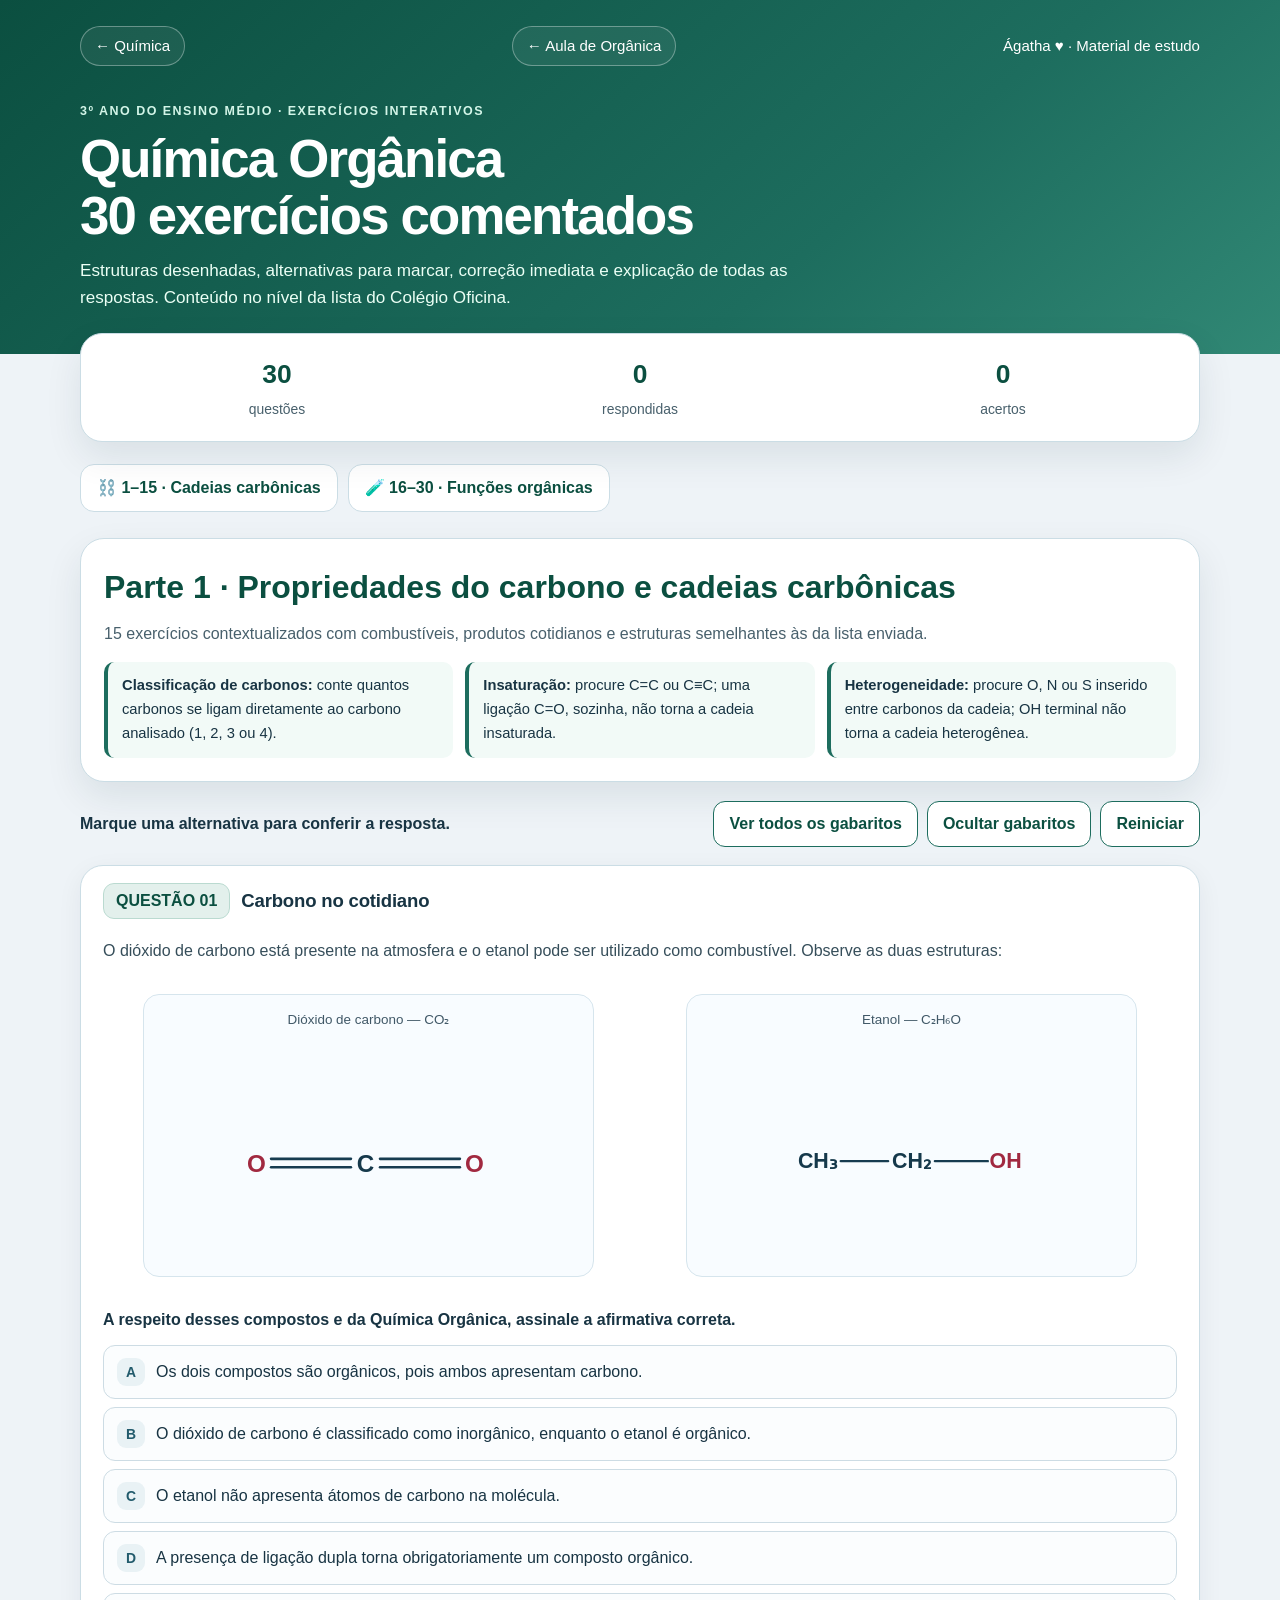
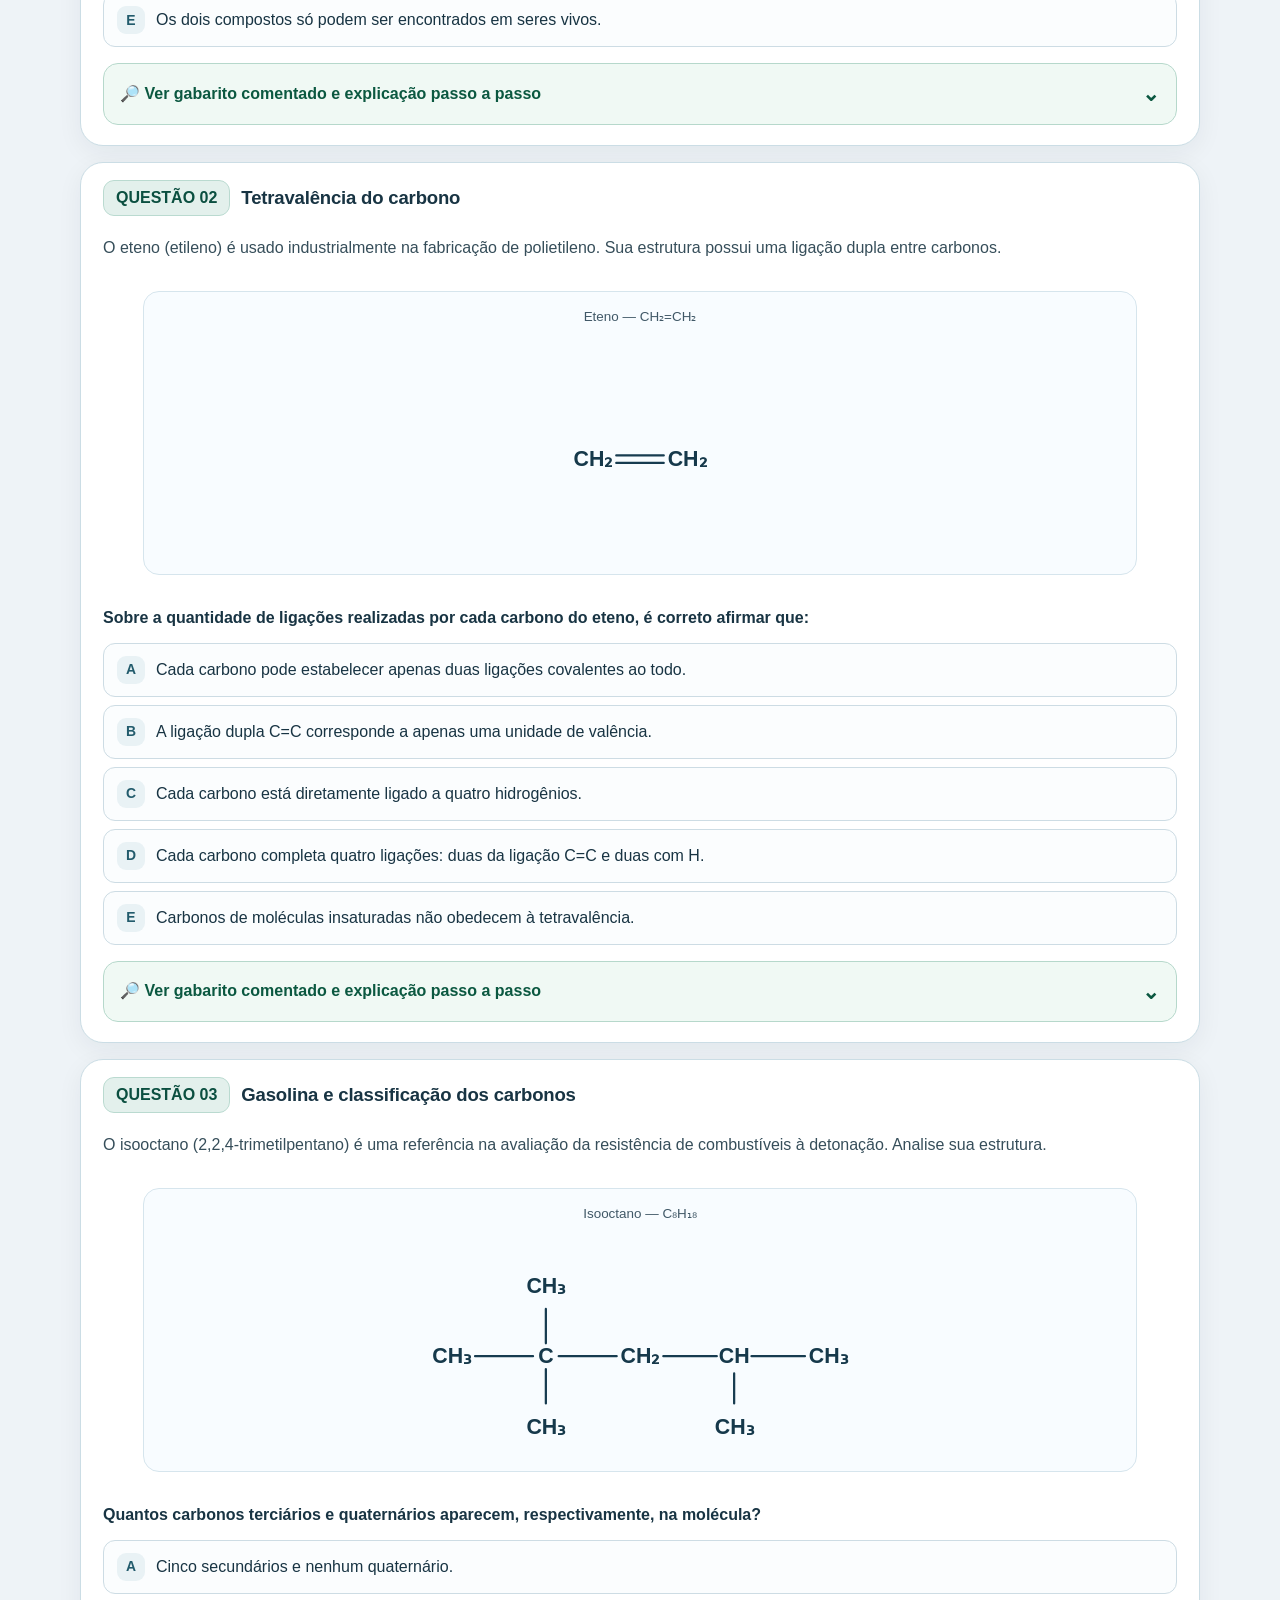
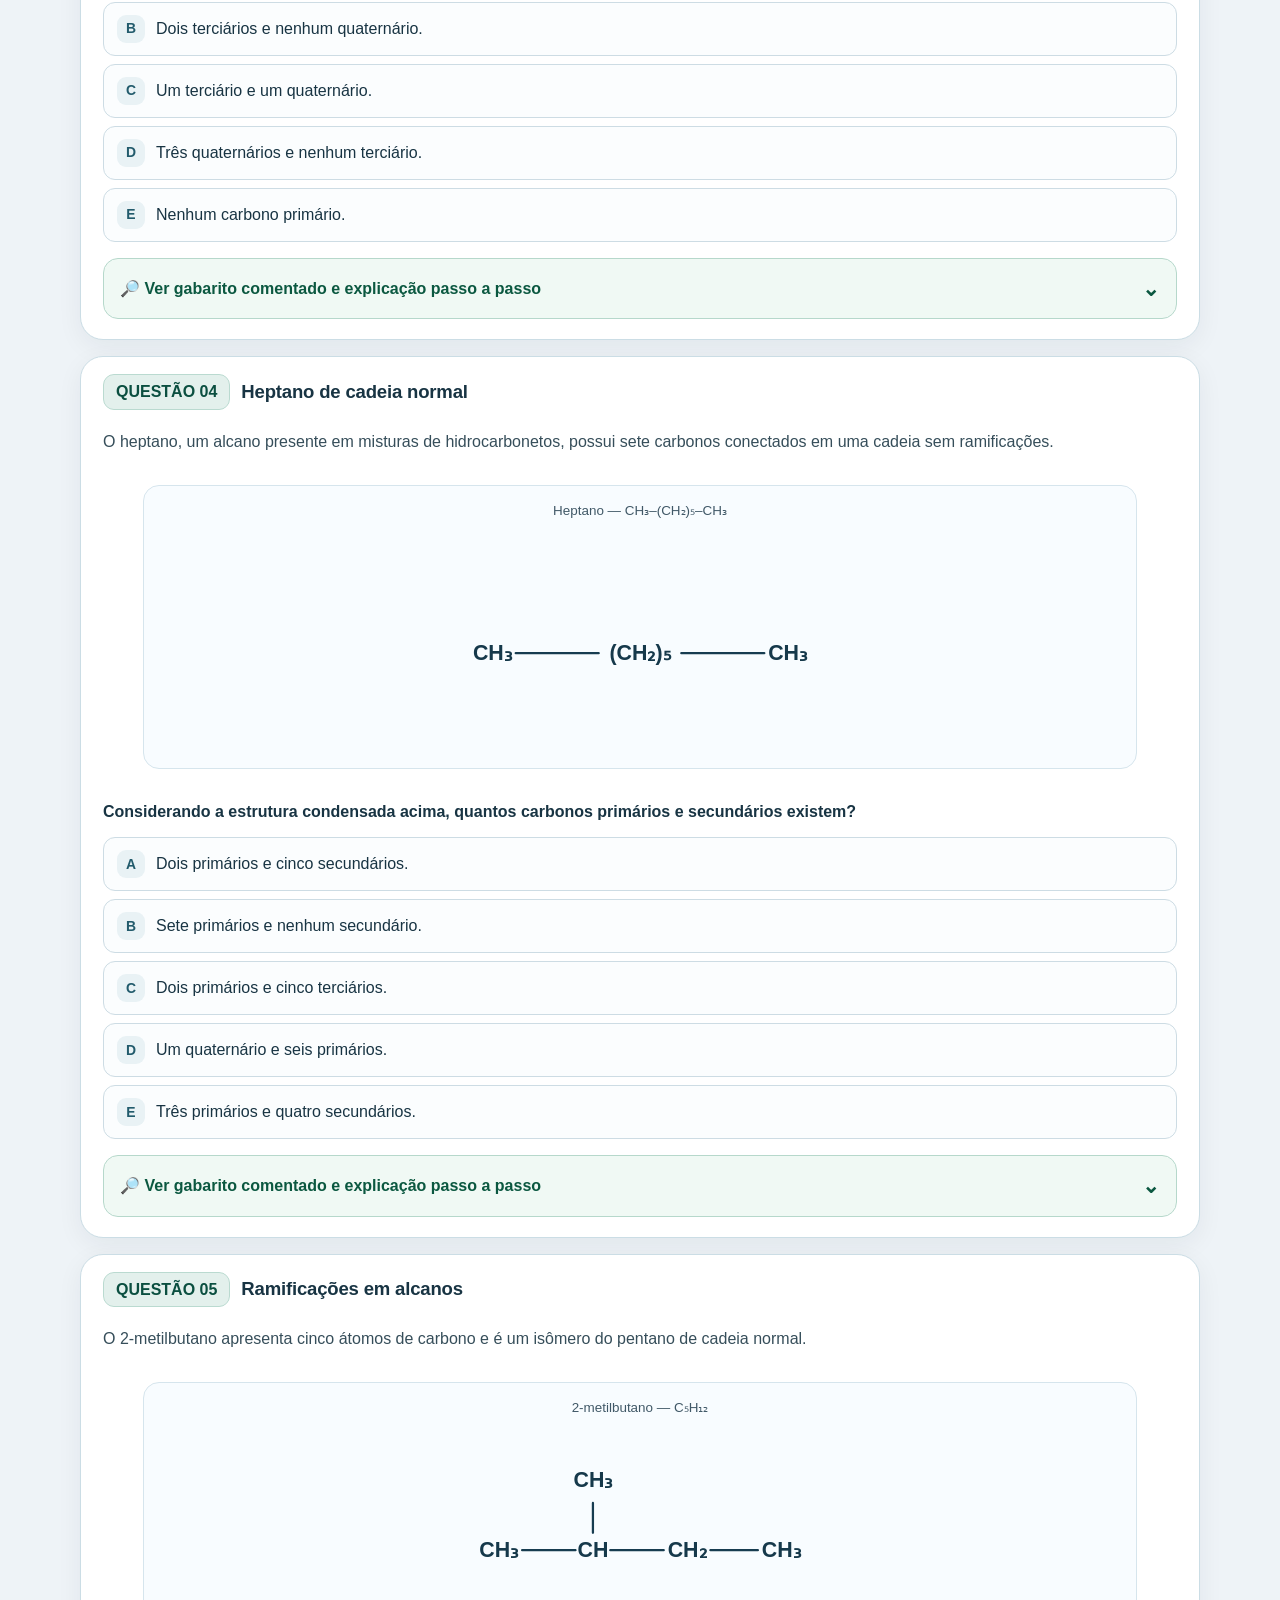
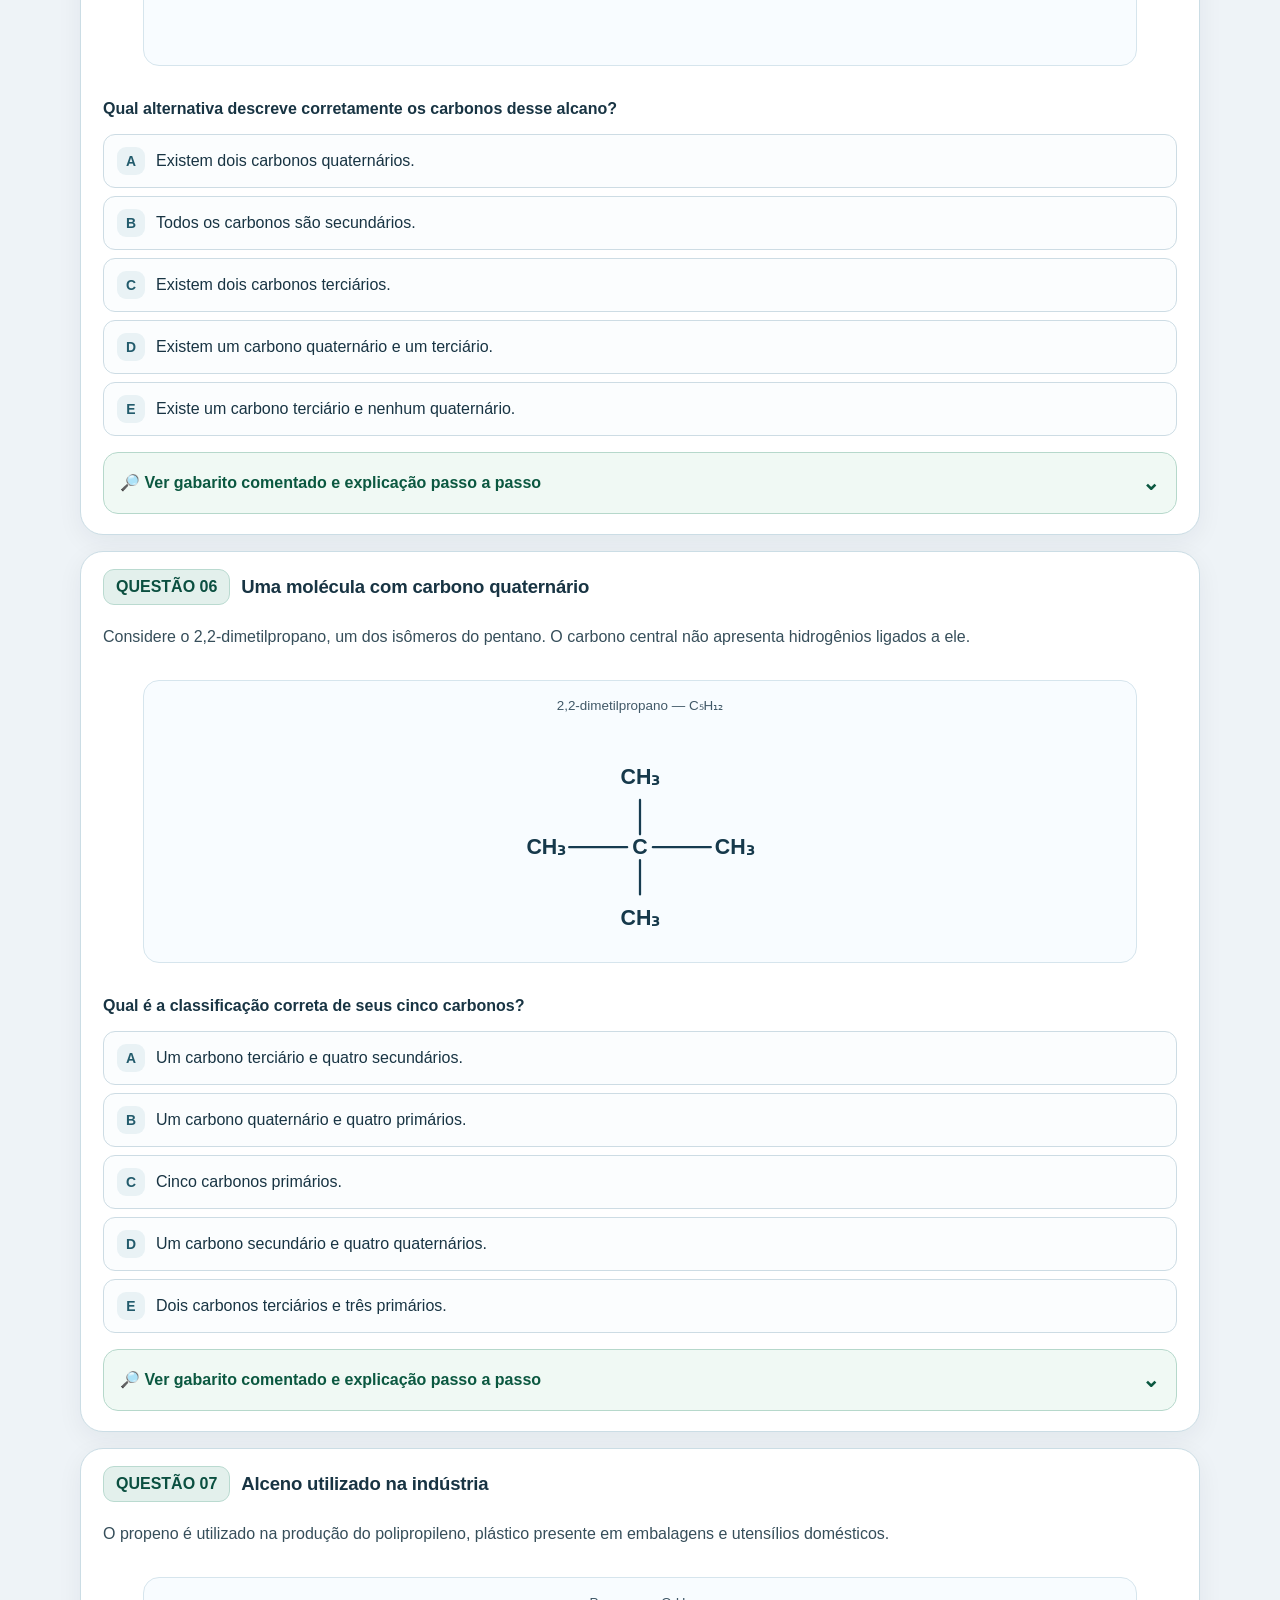
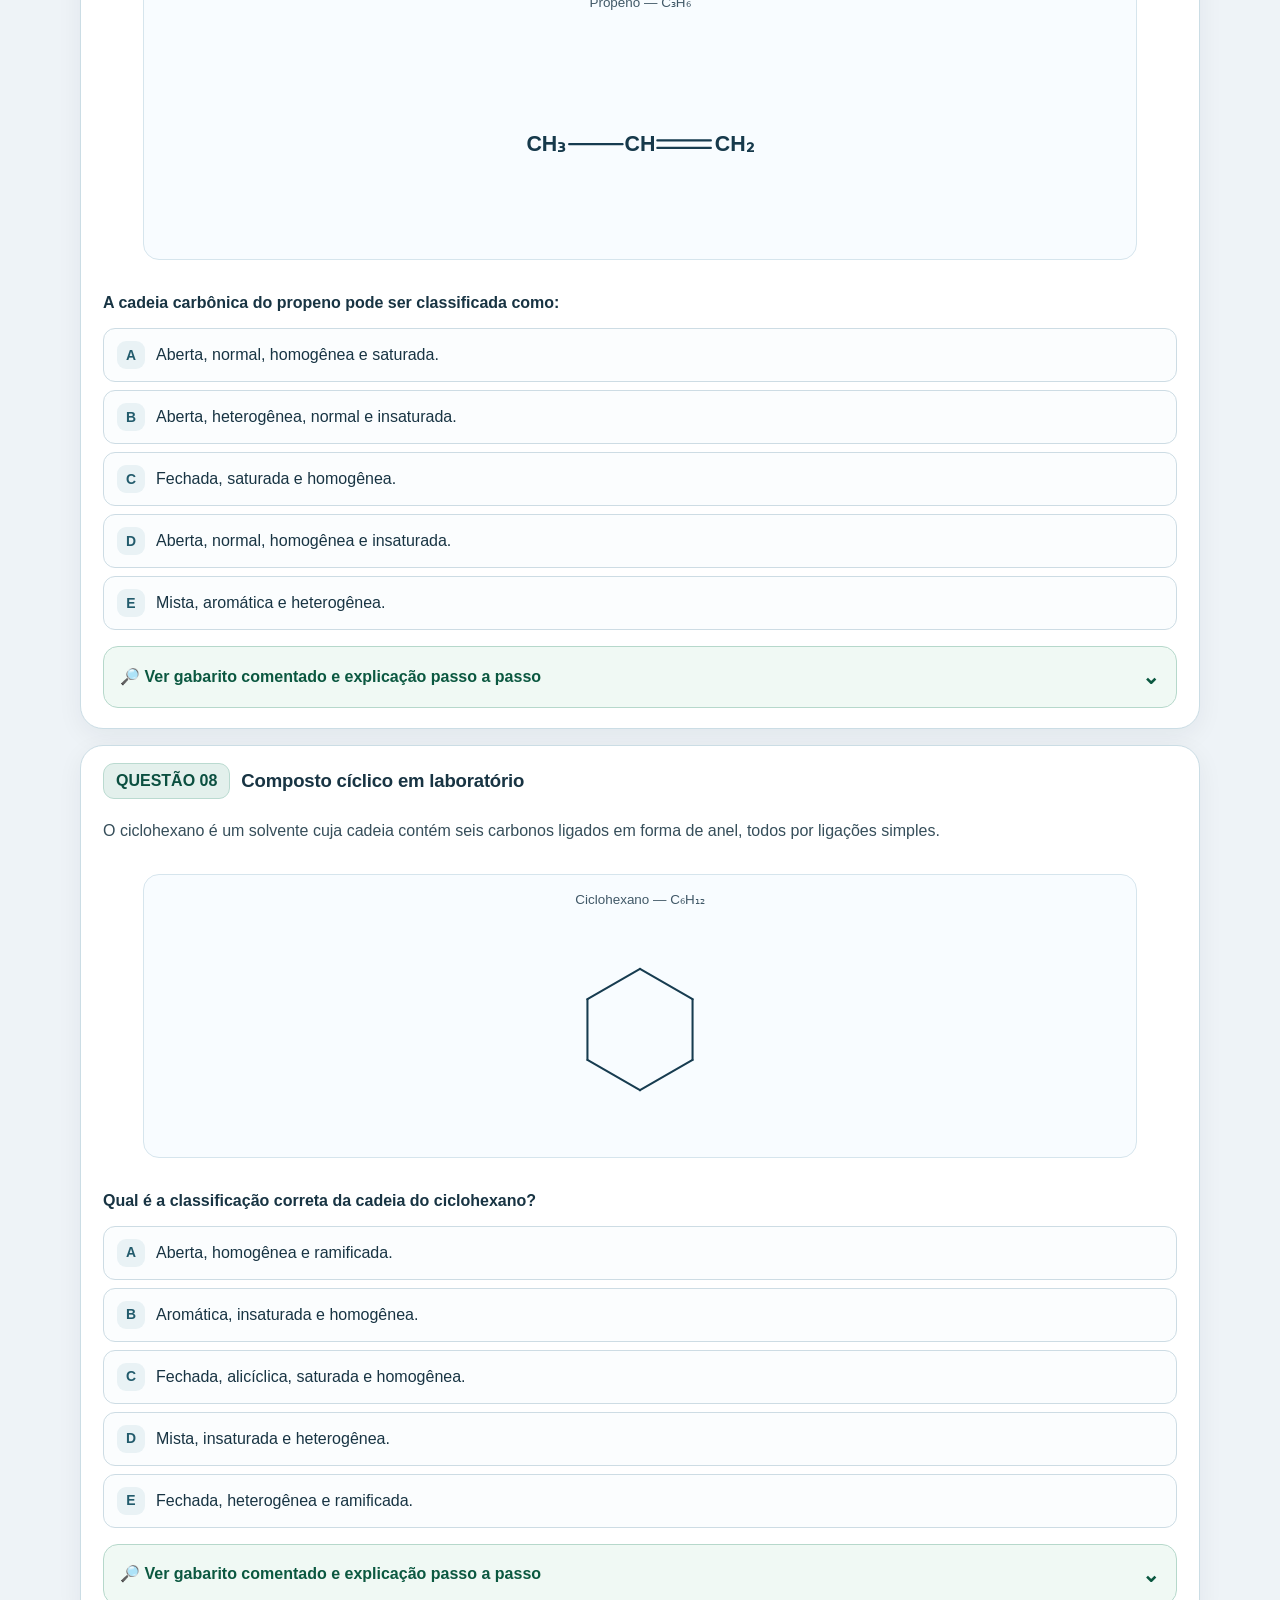
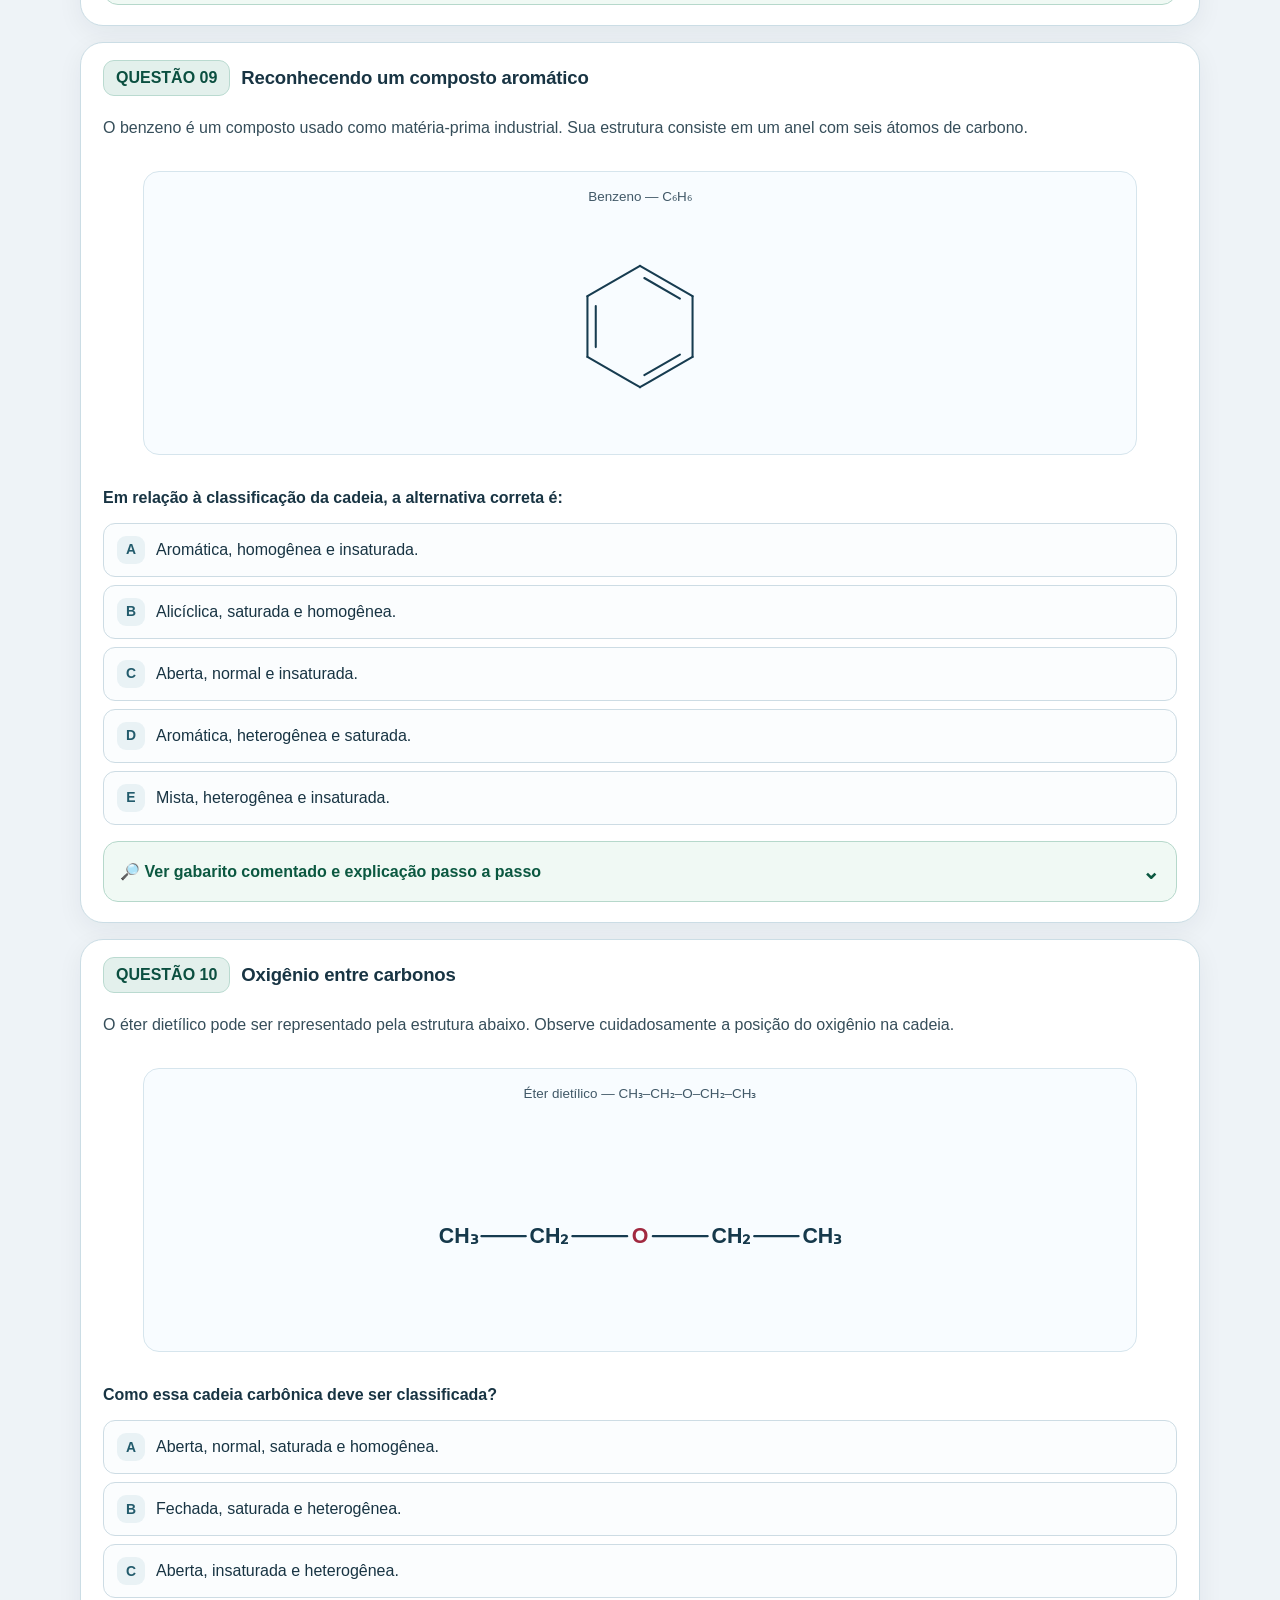
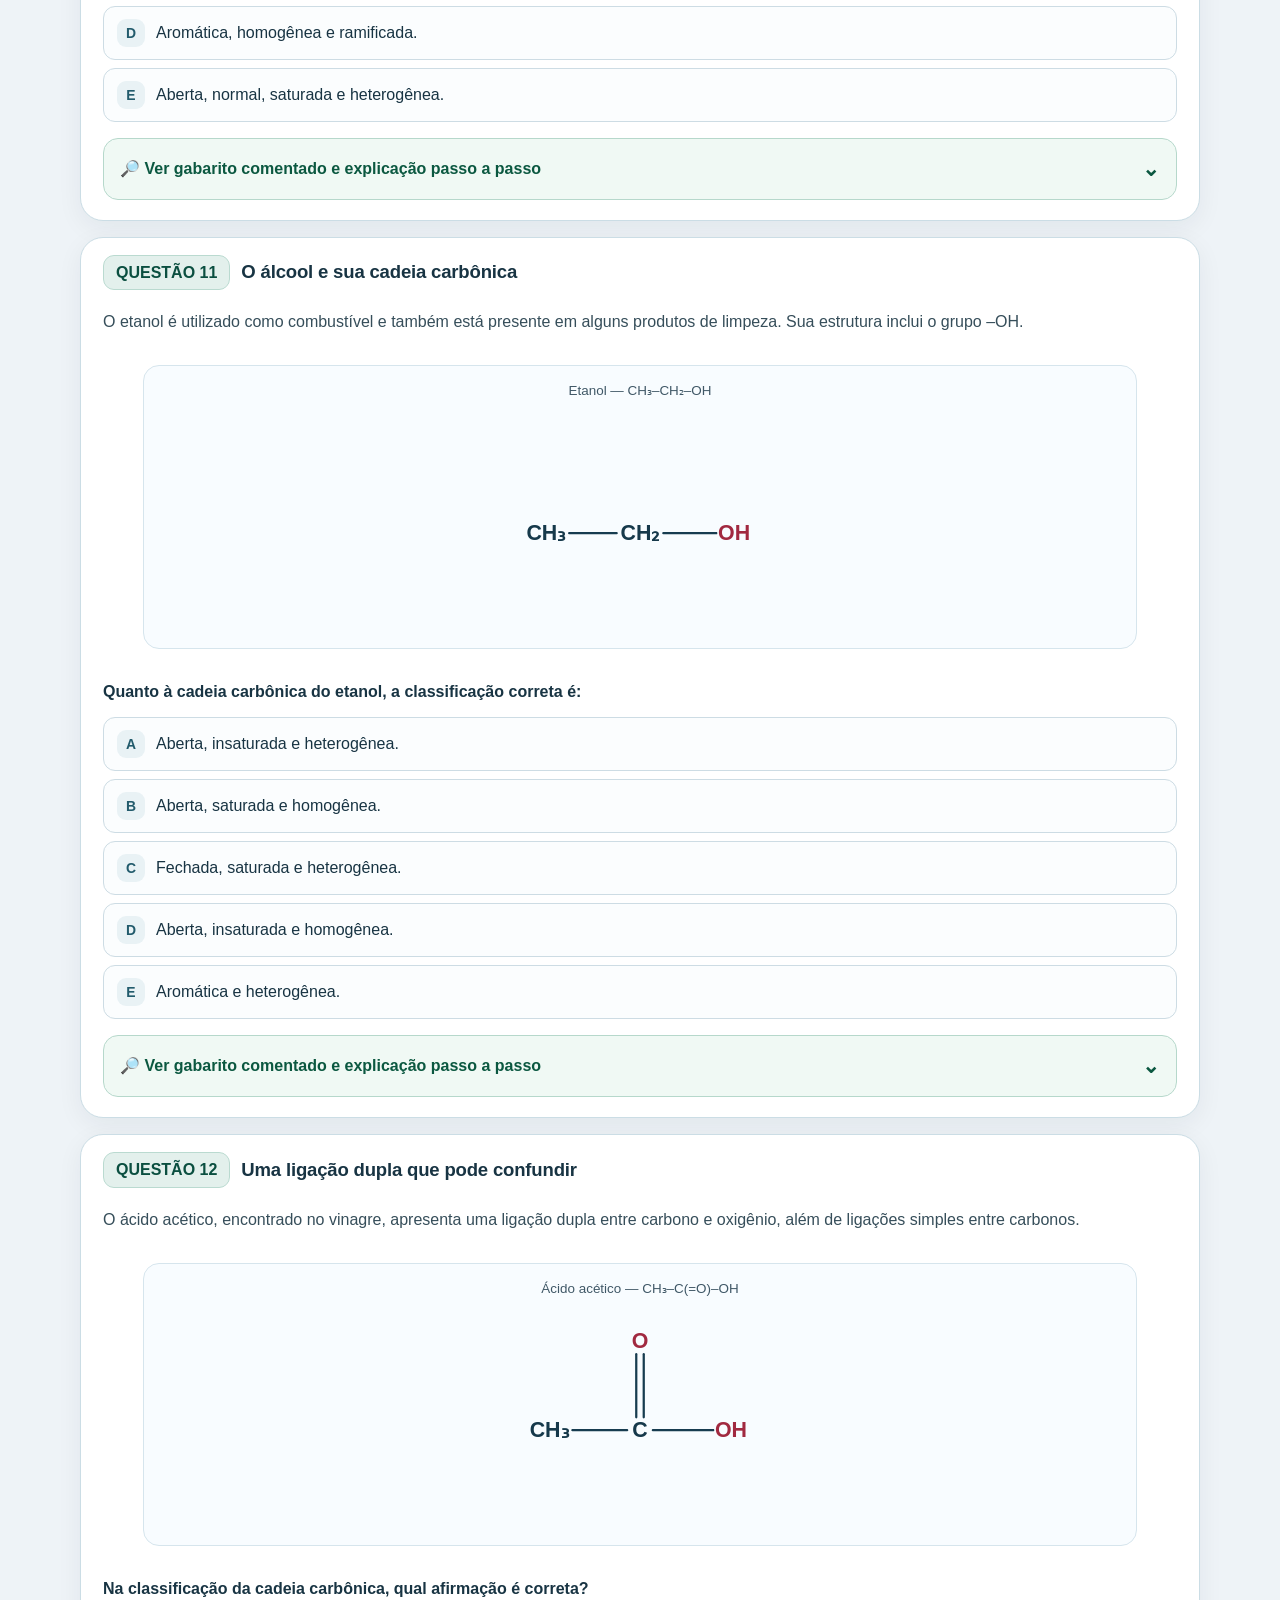
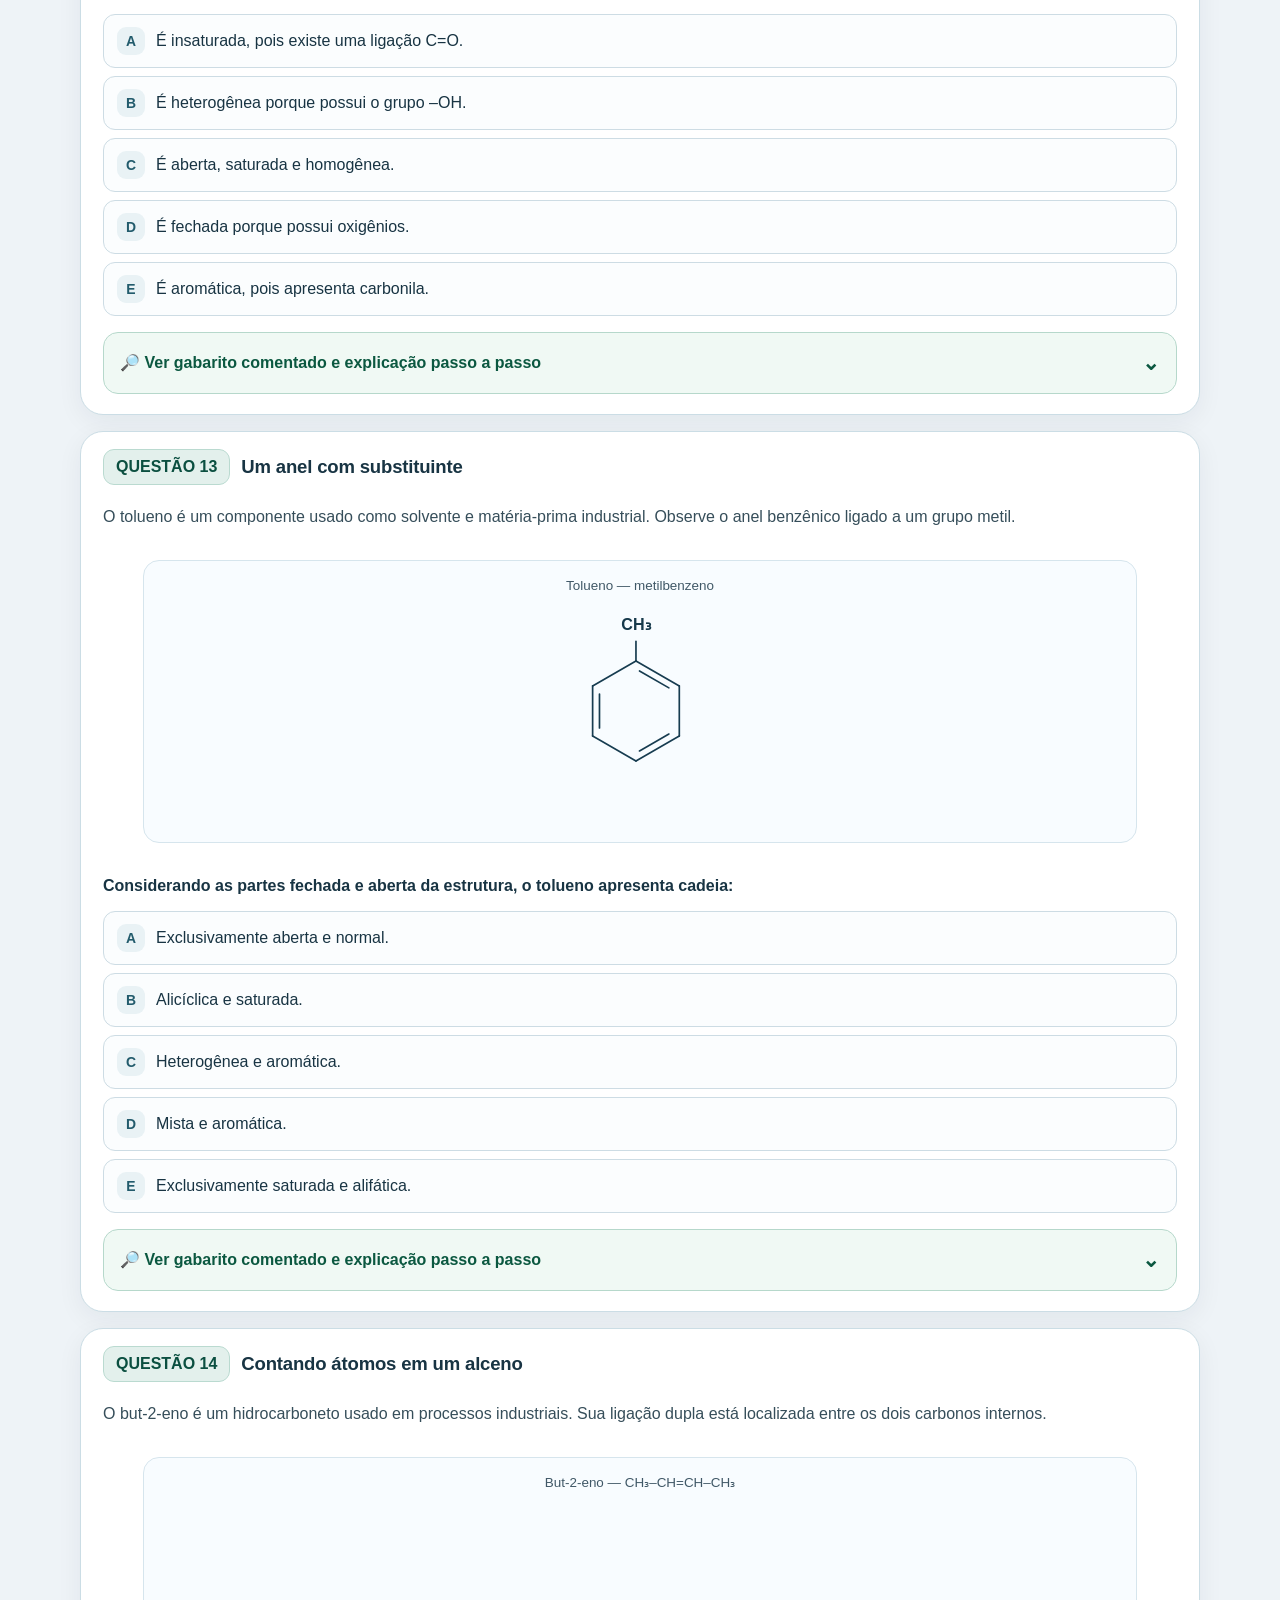
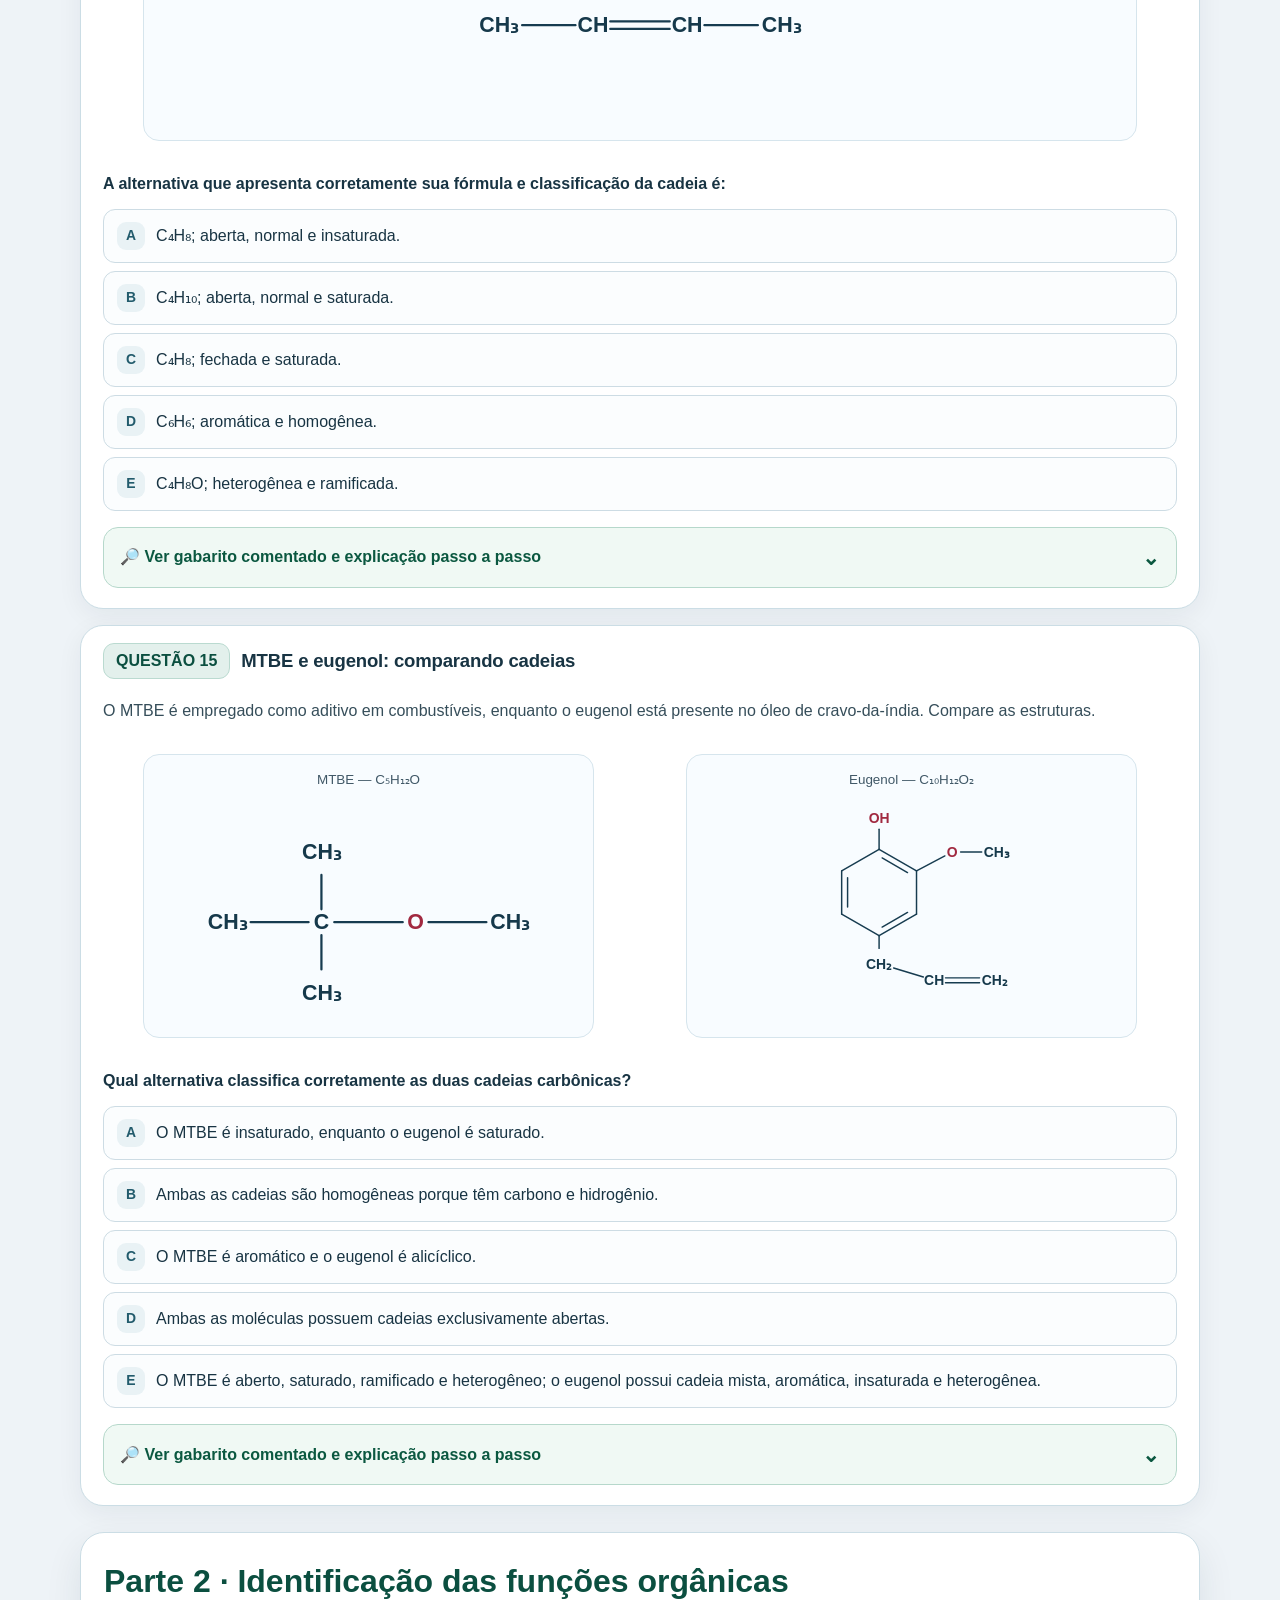
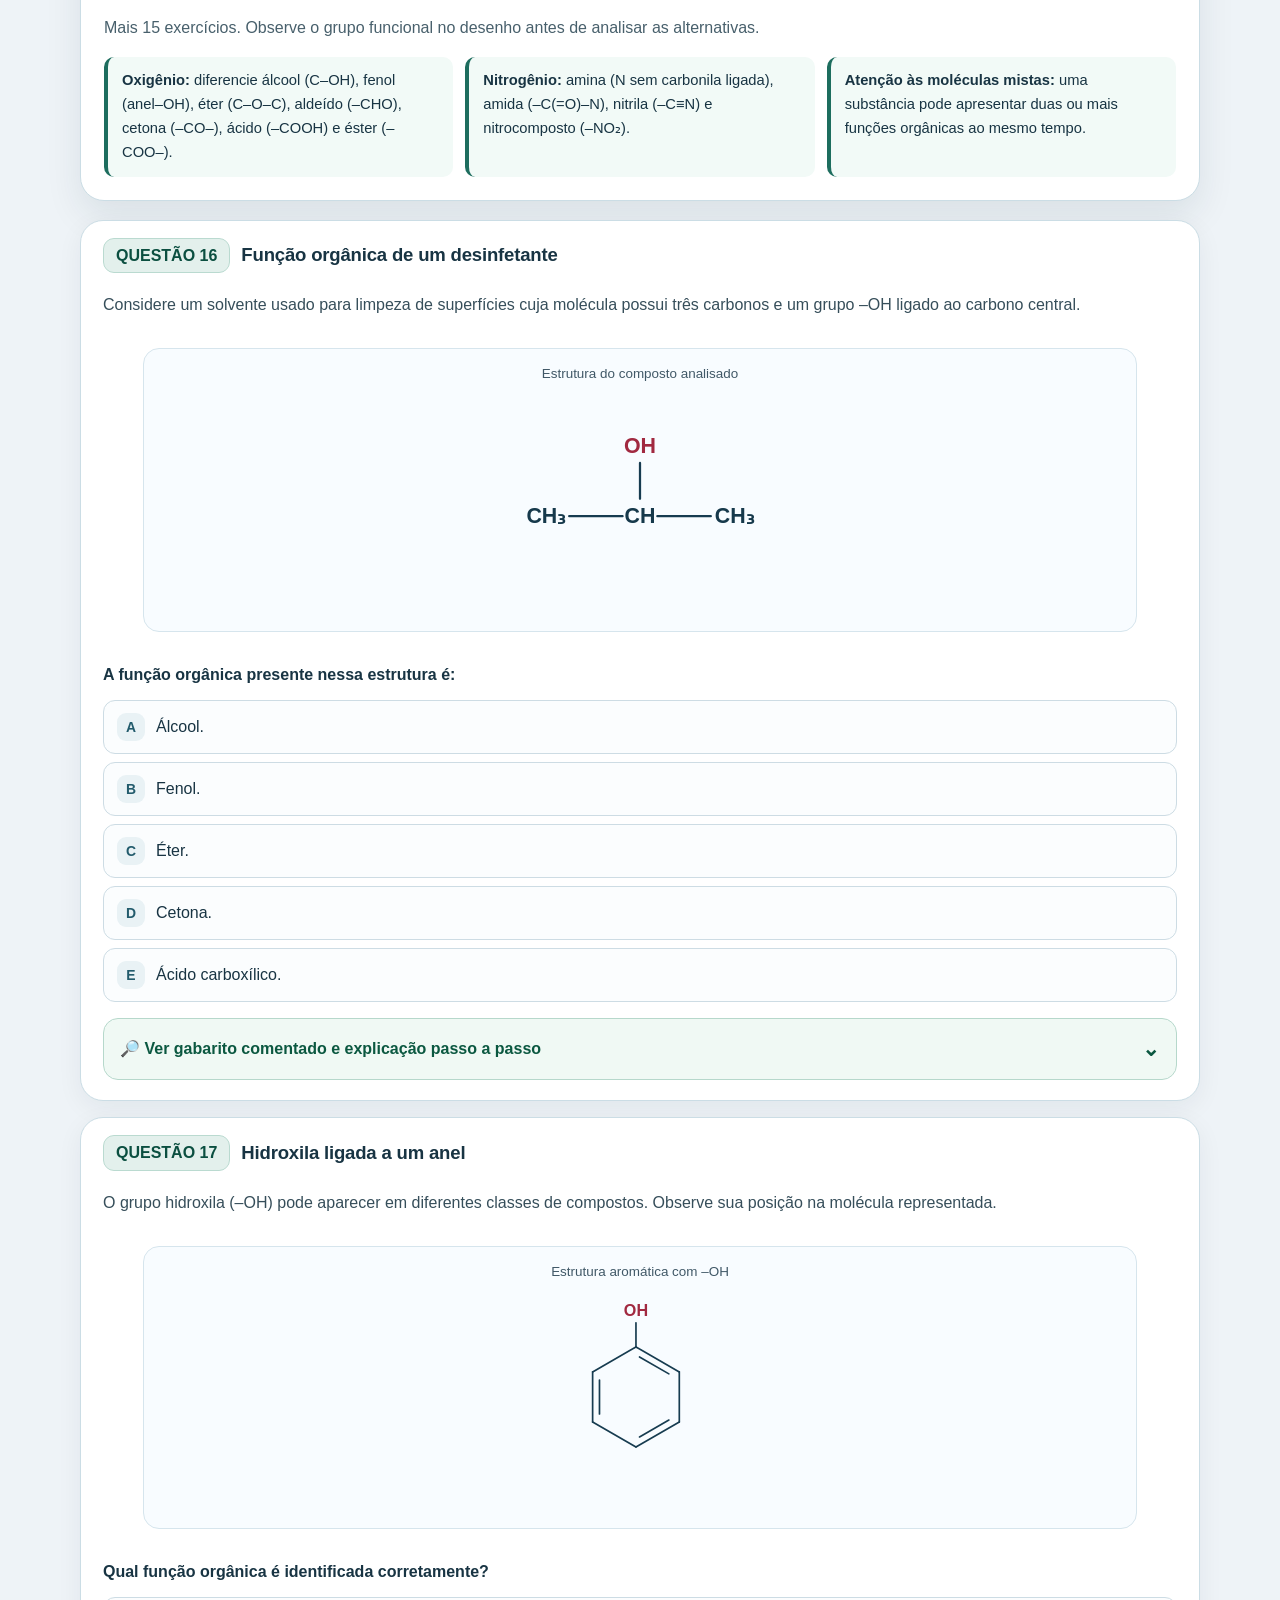
<file: ExerciciosQuimicaOrganica.html>
<!doctype html>
<html lang="pt-BR">
<head>
  <meta charset="utf-8" />
  <meta name="viewport" content="width=device-width,initial-scale=1" />
  <meta name="theme-color" content="#1d6d5e" />
  <meta name="description" content="30 exercícios de Química Orgânica com desenhos vetoriais de moléculas e gabaritos explicados alternativa por alternativa." />
  <title>Exercícios de Química Orgânica | Ágatha ♥</title>
  <style>
/* Paleta baseada no material QuimicaOrganica.html do projeto. */
:root{--green:#1d6d5e;--darkgreen:#0b4f40;--pale:#e3f0ec;--bg:#eef3f7;--ink:#183443;--mute:#48606c;--line:#cbdde5;--red:#b33845;--gold:#aa7519;--card:#fff;--shadow:0 15px 37px rgba(10,41,56,.09)}
*{box-sizing:border-box}html{scroll-behavior:smooth}body{margin:0;background:var(--bg);color:var(--ink);font-family:Inter,'Segoe UI',Roboto,Arial,sans-serif;line-height:1.62}
a{color:var(--darkgreen);text-decoration:none}a:hover{text-decoration:underline}button,input{font:inherit}button{cursor:pointer}
.container{width:min(1120px,calc(100% - 32px));margin:0 auto}.masthead{background:linear-gradient(140deg,#0b4f40,#1d6d5e 65%,#318875);color:white;padding:26px 0 42px}
.masthead a{color:white}.toplinks{display:flex;justify-content:space-between;align-items:center;flex-wrap:wrap;gap:12px;font-size:.94rem}.toplinks a{border:1px solid #ffffff55;border-radius:99px;padding:7px 14px;background:#ffffff10}
.eyebrow{font-weight:700;text-transform:uppercase;letter-spacing:.12em;font-size:.78rem;margin:35px 0 8px;color:#d3f5e8}.masthead h1{font-size:clamp(1.9rem,4.4vw,3.3rem);line-height:1.08;letter-spacing:-.035em;margin:0 0 13px}.masthead p{font-size:1.07rem;max-width:760px;color:#ebfff5;margin:0}
.summary{position:relative;margin:-21px auto 22px;background:white;box-shadow:var(--shadow);border-radius:22px;border:1px solid var(--line);padding:19px 22px;display:grid;grid-template-columns:repeat(3,1fr);gap:15px;text-align:center}
.metric strong{display:block;font-size:1.65rem;color:var(--darkgreen)}.metric span{color:var(--mute);font-size:.87rem}
.section-switch{display:flex;gap:10px;flex-wrap:wrap;margin:22px 0}.section-switch a{background:white;border:1px solid var(--line);border-radius:14px;padding:10px 16px;font-weight:700}.section-switch a:hover{border-color:var(--green);background:var(--pale);text-decoration:none}
.lesson{border-radius:24px;background:#fff;border:1px solid var(--line);padding:23px;margin:26px 0 19px;box-shadow:var(--shadow)}.lesson h2{margin:0 0 7px;color:var(--darkgreen);font-size:clamp(1.4rem,3vw,2rem)}.lesson p{margin:5px 0;color:var(--mute)}
.tip-row{display:grid;grid-template-columns:repeat(3,1fr);gap:12px;margin-top:16px}.tip{background:#f2faf7;border-left:4px solid var(--green);padding:12px 14px;border-radius:10px;font-size:.92rem}
.toolbar{display:flex;align-items:center;justify-content:space-between;flex-wrap:wrap;gap:10px;margin:18px 0}.actions{display:flex;flex-wrap:wrap;gap:9px}.btn{border:1px solid var(--green);background:var(--green);color:white;font-weight:700;border-radius:12px;padding:9px 15px}.btn:hover{background:var(--darkgreen)}.btn.ghost{background:#fff;color:var(--darkgreen)}.btn.ghost:hover{background:var(--pale)}
.question{border:1px solid var(--line);background:var(--card);border-radius:23px;margin:16px 0;box-shadow:0 7px 26px rgba(10,41,56,.06);overflow:hidden;scroll-margin-top:14px;break-inside:avoid}
.q-head{display:flex;align-items:center;gap:11px;padding:17px 22px 6px}.q-number{background:var(--pale);border:1px solid #badad0;color:var(--darkgreen);border-radius:11px;padding:4px 12px;font-weight:800;white-space:nowrap}.q-head h3{font-size:1.16rem;letter-spacing:-.01em;margin:0;color:var(--ink)}.q-body{padding:5px 22px 20px}.q-context{color:#364e5a;margin:8px 0 13px}.q-prompt{font-weight:700;color:#183443;margin:12px 0}
.structures{display:flex;flex-wrap:wrap;align-items:stretch;justify-content:center;gap:12px;margin:14px 0}.structure{width:min(100%,475px);flex:1 1 285px;min-width:0;background:#f8fcff;border:1px solid #d6e5ed;border-radius:16px;padding:10px;text-align:center}.structure figcaption{font-size:.84rem;color:#405867;margin:4px 0 6px}.structure-viewport{overflow-x:auto;width:100%;-webkit-overflow-scrolling:touch}.molecule-svg{display:block;width:100%;height:auto;max-height:230px;min-height:105px;margin:auto}.chem-bonds line{stroke:#173c50;stroke-width:2.1;stroke-linecap:round}.atom{font-size:20px;font-weight:600;fill:#16394b;paint-order:stroke;stroke:#f8fcff;stroke-width:3px;stroke-linejoin:round}.atom.hetero{fill:#a12940}
.structure-hint{font-size:.77rem;color:#687f89;text-align:center;margin:2px 0 0}
.answers{display:grid;gap:8px;margin-top:10px}.answer{position:relative;display:flex;align-items:flex-start;gap:11px;padding:12px 13px;border:1px solid #cddce4;border-radius:12px;background:#fbfdfe;cursor:pointer;transition:background .15s,border-color .15s}.answer:hover{background:#eff8f4;border-color:#8fb5a7}.answer input{position:absolute;opacity:0;pointer-events:none}.letter{display:inline-flex;align-items:center;justify-content:center;width:28px;height:28px;min-width:28px;border-radius:9px;background:#e9f2f5;font-weight:800;color:#225b6c;font-size:.87rem}.answer-text{padding-top:1px}.answer:has(input:focus-visible){outline:3px solid #61a993;outline-offset:2px}.answer.is-correct{border-color:#43a57c;background:#e8f8f0}.answer.is-correct .letter{background:#1d7451;color:#fff}.answer.is-incorrect{border-color:#dc8390;background:#fff0f1}.answer.is-incorrect .letter{background:#ad4352;color:#fff}
.feedback{display:none;padding:12px 14px;margin-top:11px;border-radius:12px;font-size:.94rem;font-weight:650}.feedback.visible{display:block}.feedback.good{background:#e2f6ec;color:#155b3a}.feedback.bad{background:#fff0e8;color:#814322}
.key{margin-top:16px;border:1px solid #b6d8cb;background:#f0f9f4;border-radius:15px;overflow:hidden}.key summary{cursor:pointer;color:#0b5840;padding:13px 16px;font-weight:800;list-style:none;display:flex;align-items:center;gap:9px}.key summary::-webkit-details-marker{display:none}.key summary::after{content:'⌄';margin-left:auto;font-size:1.3rem}.key[open] summary::after{content:'⌃'}.key-content{border-top:1px solid #bdded2;padding:14px 18px 17px}.key-content p{margin:0 0 9px}.key-content ol{padding-left:23px;margin:7px 0 15px}.key-content li{margin:6px 0}.why{list-style:none!important;padding:0!important;margin:6px 0!important;display:grid;gap:7px}.why li{margin:0!important;padding:8px 10px;border-radius:9px;background:white;border:1px solid #d5e5e0}.why .right{border-left:4px solid #2c8f67}.why .wrong{border-left:4px solid #d18b93}.tag{display:inline-block;background:#d2ecde;border-radius:99px;color:#14593b;font-weight:800;padding:3px 11px;font-size:.8rem}.rationale-note{background:#fff8e7;border-left:4px solid var(--gold);border-radius:9px;padding:10px 12px;margin-top:13px!important;color:#664e20}
.footer{border-top:1px solid var(--line);margin-top:32px;padding:20px 0 42px;color:var(--mute);font-size:.88rem}.footer p{margin:4px 0}.hide-print{display:block}
@media(max-width:720px){.summary{grid-template-columns:repeat(3,1fr);padding:14px 8px;gap:2px}.metric strong{font-size:1.25rem}.metric span{font-size:.75rem}.lesson{padding:17px}.tip-row{grid-template-columns:1fr}.q-head{padding:16px 15px 4px}.q-head h3{font-size:1.03rem}.q-body{padding:6px 15px 17px}.structure{flex-basis:100%;padding:6px}.structure .molecule-svg{min-width:290px;max-height:205px}.answer{padding:11px 9px}.q-context,.q-prompt{font-size:.95rem}.toolbar{align-items:stretch}.actions .btn{flex:1 1 auto;font-size:.84rem}}
@media(max-width:410px){.container{width:calc(100% - 18px)}.masthead{padding:20px 0 34px}.summary{margin-top:-16px}.q-head{gap:7px}.q-number{padding:3px 7px}}
@media print{body{background:white;font-size:11pt}.container{width:100%}.masthead{background:#fff;color:#000;padding:0}.masthead p,.masthead a,.eyebrow{color:#111}.masthead h1{color:#153e33;font-size:21pt}.toplinks,.section-switch,.toolbar,.structure-hint{display:none!important}.summary,.lesson,.question{box-shadow:none;border:1px solid #aaa;margin:8px 0;break-inside:avoid}.summary{padding:6px}.question{border-radius:8px}.q-body{padding-bottom:10px}.answer{padding:5px 8px}.key:not([open]){display:none}.print-student .key,.print-student .feedback{display:none!important}.print-student .answer.is-correct,.print-student .answer.is-incorrect{background:#fff;border-color:#bbb}.print-student .answer.is-correct .letter,.print-student .answer.is-incorrect .letter{background:#e9f2f5;color:#225b6c}.lesson{padding:9px 12px}.tip-row{display:none}.molecule-svg{max-height:165px}.footer{padding:6px}.question:nth-of-type(6n){break-after:auto}}
</style>
</head>
<body>
  <header class="masthead"><div class="container">
    <nav class="toplinks" aria-label="Navegação"><a href="Quimica.html">← Química</a><a href="QuimicaOrganica.html">← Aula de Orgânica</a><span>Ágatha ♥ · Material de estudo</span></nav>
    <div class="eyebrow">3º ano do ensino médio · exercícios interativos</div>
    <h1>Química Orgânica<br/>30 exercícios comentados</h1>
    <p>Estruturas desenhadas, alternativas para marcar, correção imediata e explicação de todas as respostas. Conteúdo no nível da lista do Colégio Oficina.</p>
  </div></header>
  <main class="container">
    <section class="summary" aria-label="Progresso"><div class="metric"><strong>30</strong><span>questões</span></div>
       <div class="metric"><strong id="answered">0</strong><span>respondidas</span></div>
       <div class="metric"><strong id="hits">0</strong><span>acertos</span></div></section>
    <nav class="section-switch" aria-label="Seções"><a href="#cadeias">⛓️ 1–15 · Cadeias carbônicas</a><a href="#funcoes">🧪 16–30 · Funções orgânicas</a></nav>
    <section class="lesson" id="cadeias"><h2>Parte 1 · Propriedades do carbono e cadeias carbônicas</h2>
      <p>15 exercícios contextualizados com combustíveis, produtos cotidianos e estruturas semelhantes às da lista enviada.</p>
      <div class="tip-row"><div class="tip"><strong>Classificação de carbonos:</strong> conte quantos carbonos se ligam diretamente ao carbono analisado (1, 2, 3 ou 4).</div>
      <div class="tip"><strong>Insaturação:</strong> procure C=C ou C≡C; uma ligação C=O, sozinha, não torna a cadeia insaturada.</div>
      <div class="tip"><strong>Heterogeneidade:</strong> procure O, N ou S inserido entre carbonos da cadeia; OH terminal não torna a cadeia heterogênea.</div></div>
    </section>
    <div class="toolbar"><strong>Marque uma alternativa para conferir a resposta.</strong><div class="actions"><button class="btn ghost" id="show-all" type="button">Ver todos os gabaritos</button><button class="btn ghost" id="hide-all" type="button">Ocultar gabaritos</button><button class="btn ghost" id="reset" type="button">Reiniciar</button></div></div>
    
        <article class="question" id="q1" data-correct="B">
          <header class="q-head"><span class="q-number">QUESTÃO 01</span><h3>Carbono no cotidiano</h3></header>
          <div class="q-body">
            <p class="q-context">O dióxido de carbono está presente na atmosfera e o etanol pode ser utilizado como combustível. Observe as duas estruturas: </p>
            <div class="structures"><figure class="structure"><figcaption>Dióxido de carbono — CO₂</figcaption><div class="structure-viewport"><svg class="molecule-svg" viewBox="0 0 315 190" role="img" aria-label="Dióxido de carbono — CO₂" xmlns="http://www.w3.org/2000/svg"><g class="chem-bonds"><line x1="77.0" y1="101.5" x2="143.0" y2="101.5" /><line x1="77.0" y1="108.5" x2="143.0" y2="108.5" /><line x1="167.0" y1="101.5" x2="233.0" y2="101.5" /><line x1="167.0" y1="108.5" x2="233.0" y2="108.5" /></g><g><text x="65.0" y="105.0" class="atom hetero" text-anchor="middle" dominant-baseline="central">O</text><text x="155.0" y="105.0" class="atom " text-anchor="middle" dominant-baseline="central">C</text><text x="245.0" y="105.0" class="atom hetero" text-anchor="middle" dominant-baseline="central">O</text></g></svg></div></figure><figure class="structure"><figcaption>Etanol — C₂H₆O</figcaption><div class="structure-viewport"><svg class="molecule-svg" viewBox="0 0 306 215" role="img" aria-label="Etanol — C₂H₆O" xmlns="http://www.w3.org/2000/svg"><g class="chem-bonds"><line x1="86.8" y1="117.0" x2="131.2" y2="117.0" /><line x1="174.8" y1="117.0" x2="224.8" y2="117.0" /></g><g><text x="65.0" y="117.0" class="atom " text-anchor="middle" dominant-baseline="central">CH₃</text><text x="153.0" y="117.0" class="atom " text-anchor="middle" dominant-baseline="central">CH₂</text><text x="241.0" y="117.0" class="atom hetero" text-anchor="middle" dominant-baseline="central">OH</text></g></svg></div></figure></div>
            <p class="q-prompt">A respeito desses compostos e da Química Orgânica, assinale a afirmativa correta.</p>
            <div class="answers" role="group" aria-label="Alternativas da questão 1"><label class="answer"><input type="radio" name="q1" value="A" aria-label="Alternativa A" /><span class="letter">A</span><span class="answer-text">Os dois compostos são orgânicos, pois ambos apresentam carbono.</span></label><label class="answer"><input type="radio" name="q1" value="B" aria-label="Alternativa B" /><span class="letter">B</span><span class="answer-text">O dióxido de carbono é classificado como inorgânico, enquanto o etanol é orgânico.</span></label><label class="answer"><input type="radio" name="q1" value="C" aria-label="Alternativa C" /><span class="letter">C</span><span class="answer-text">O etanol não apresenta átomos de carbono na molécula.</span></label><label class="answer"><input type="radio" name="q1" value="D" aria-label="Alternativa D" /><span class="letter">D</span><span class="answer-text">A presença de ligação dupla torna obrigatoriamente um composto orgânico.</span></label><label class="answer"><input type="radio" name="q1" value="E" aria-label="Alternativa E" /><span class="letter">E</span><span class="answer-text">Os dois compostos só podem ser encontrados em seres vivos.</span></label></div>
            <div class="feedback" role="status" aria-live="polite"></div>
            <details class="key"><summary>🔎 Ver gabarito comentado e explicação passo a passo</summary>
              <div class="key-content"><p><span class="tag">Resposta: B</span></p>
                <strong>Raciocínio passo a passo</strong><ol><li>Observe as fórmulas: CO₂ contém carbono e oxigênio; o etanol contém carbono, hidrogênio e oxigênio.</li><li>Nem todo composto que possui carbono é orgânico. CO, CO₂ e carbonatos são exemplos conhecidos de compostos inorgânicos com carbono.</li><li>O etanol (CH₃–CH₂–OH) é um composto orgânico. Portanto, a alternativa B é a única correta.</li></ol>
                <strong>Por que cada alternativa está certa ou errada?</strong>
                <ul class="why"><li class="wrong"><strong>A) ERRADA.</strong> CO₂ é uma exceção importante: ter carbono não basta para ser orgânico.</li><li class="right"><strong>B) CORRETA.</strong> Distingue corretamente os dois compostos, apesar de ambos conterem carbono.</li><li class="wrong"><strong>C) ERRADA.</strong> O etanol apresenta dois átomos de carbono em sua fórmula C₂H₆O.</li><li class="wrong"><strong>D) ERRADA.</strong> CO₂ apresenta ligações C=O e continua sendo um composto inorgânico.</li><li class="wrong"><strong>E) ERRADA.</strong> Ambos também existem fora dos seres vivos, como no ar e em produtos industriais.</li></ul>
              </div>
            </details>
          </div>
        </article>

        <article class="question" id="q2" data-correct="D">
          <header class="q-head"><span class="q-number">QUESTÃO 02</span><h3>Tetravalência do carbono</h3></header>
          <div class="q-body">
            <p class="q-context">O eteno (etileno) é usado industrialmente na fabricação de polietileno. Sua estrutura possui uma ligação dupla entre carbonos.</p>
            <div class="structures"><figure class="structure"><figcaption>Eteno — CH₂=CH₂</figcaption><div class="structure-viewport"><svg class="molecule-svg" viewBox="0 0 218 215" role="img" aria-label="Eteno — CH₂=CH₂" xmlns="http://www.w3.org/2000/svg"><g class="chem-bonds"><line x1="86.8" y1="113.5" x2="131.2" y2="113.5" /><line x1="86.8" y1="120.5" x2="131.2" y2="120.5" /></g><g><text x="65.0" y="117.0" class="atom " text-anchor="middle" dominant-baseline="central">CH₂</text><text x="153.0" y="117.0" class="atom " text-anchor="middle" dominant-baseline="central">CH₂</text></g></svg></div></figure></div>
            <p class="q-prompt">Sobre a quantidade de ligações realizadas por cada carbono do eteno, é correto afirmar que:</p>
            <div class="answers" role="group" aria-label="Alternativas da questão 2"><label class="answer"><input type="radio" name="q2" value="A" aria-label="Alternativa A" /><span class="letter">A</span><span class="answer-text">Cada carbono pode estabelecer apenas duas ligações covalentes ao todo.</span></label><label class="answer"><input type="radio" name="q2" value="B" aria-label="Alternativa B" /><span class="letter">B</span><span class="answer-text">A ligação dupla C=C corresponde a apenas uma unidade de valência.</span></label><label class="answer"><input type="radio" name="q2" value="C" aria-label="Alternativa C" /><span class="letter">C</span><span class="answer-text">Cada carbono está diretamente ligado a quatro hidrogênios.</span></label><label class="answer"><input type="radio" name="q2" value="D" aria-label="Alternativa D" /><span class="letter">D</span><span class="answer-text">Cada carbono completa quatro ligações: duas da ligação C=C e duas com H.</span></label><label class="answer"><input type="radio" name="q2" value="E" aria-label="Alternativa E" /><span class="letter">E</span><span class="answer-text">Carbonos de moléculas insaturadas não obedecem à tetravalência.</span></label></div>
            <div class="feedback" role="status" aria-live="polite"></div>
            <details class="key"><summary>🔎 Ver gabarito comentado e explicação passo a passo</summary>
              <div class="key-content"><p><span class="tag">Resposta: D</span></p>
                <strong>Raciocínio passo a passo</strong><ol><li>Na estrutura CH₂=CH₂, escolha um dos carbonos e conte suas ligações.</li><li>A ligação dupla com o outro carbono conta como duas ligações covalentes; as duas ligações C–H contam como mais duas.</li><li>Total: 2 + 1 + 1 = 4 ligações para cada carbono. Isso expressa a tetravalência.</li></ol>
                <strong>Por que cada alternativa está certa ou errada?</strong>
                <ul class="why"><li class="wrong"><strong>A) ERRADA.</strong> O carbono é tetravalente, não bivalente.</li><li class="wrong"><strong>B) ERRADA.</strong> Uma ligação dupla tem duas ligações covalentes entre os mesmos átomos.</li><li class="wrong"><strong>C) ERRADA.</strong> O grupo CH₂ apresenta dois hidrogênios por carbono, não quatro.</li><li class="right"><strong>D) CORRETA.</strong> A contagem 2 + 1 + 1 = 4 é exatamente a tetravalência do carbono.</li><li class="wrong"><strong>E) ERRADA.</strong> A presença de C=C não elimina a valência 4 do carbono.</li></ul>
              </div>
            </details>
          </div>
        </article>

        <article class="question" id="q3" data-correct="C">
          <header class="q-head"><span class="q-number">QUESTÃO 03</span><h3>Gasolina e classificação dos carbonos</h3></header>
          <div class="q-body">
            <p class="q-context">O isooctano (2,2,4-trimetilpentano) é uma referência na avaliação da resistência de combustíveis à detonação. Analise sua estrutura.</p>
            <div class="structures"><figure class="structure"><figcaption>Isooctano — C₈H₁₈</figcaption><div class="structure-viewport"><svg class="molecule-svg" viewBox="0 0 482 215" role="img" aria-label="Isooctano — C₈H₁₈" xmlns="http://www.w3.org/2000/svg"><g class="chem-bonds"><line x1="86.8" y1="117.0" x2="141.0" y2="117.0" /><line x1="165.0" y1="117.0" x2="219.2" y2="117.0" /><line x1="262.8" y1="117.0" x2="312.8" y2="117.0" /><line x1="345.2" y1="117.0" x2="395.2" y2="117.0" /><line x1="153.0" y1="105.0" x2="153.0" y2="72.8" /><line x1="153.0" y1="129.0" x2="153.0" y2="161.2" /><line x1="329.0" y1="133.2" x2="329.0" y2="161.2" /></g><g><text x="65.0" y="117.0" class="atom " text-anchor="middle" dominant-baseline="central">CH₃</text><text x="153.0" y="117.0" class="atom " text-anchor="middle" dominant-baseline="central">C</text><text x="241.0" y="117.0" class="atom " text-anchor="middle" dominant-baseline="central">CH₂</text><text x="329.0" y="117.0" class="atom " text-anchor="middle" dominant-baseline="central">CH</text><text x="417.0" y="117.0" class="atom " text-anchor="middle" dominant-baseline="central">CH₃</text><text x="153.0" y="51.0" class="atom " text-anchor="middle" dominant-baseline="central">CH₃</text><text x="153.0" y="183.0" class="atom " text-anchor="middle" dominant-baseline="central">CH₃</text><text x="329.0" y="183.0" class="atom " text-anchor="middle" dominant-baseline="central">CH₃</text></g></svg></div></figure></div>
            <p class="q-prompt">Quantos carbonos terciários e quaternários aparecem, respectivamente, na molécula?</p>
            <div class="answers" role="group" aria-label="Alternativas da questão 3"><label class="answer"><input type="radio" name="q3" value="A" aria-label="Alternativa A" /><span class="letter">A</span><span class="answer-text">Cinco secundários e nenhum quaternário.</span></label><label class="answer"><input type="radio" name="q3" value="B" aria-label="Alternativa B" /><span class="letter">B</span><span class="answer-text">Dois terciários e nenhum quaternário.</span></label><label class="answer"><input type="radio" name="q3" value="C" aria-label="Alternativa C" /><span class="letter">C</span><span class="answer-text">Um terciário e um quaternário.</span></label><label class="answer"><input type="radio" name="q3" value="D" aria-label="Alternativa D" /><span class="letter">D</span><span class="answer-text">Três quaternários e nenhum terciário.</span></label><label class="answer"><input type="radio" name="q3" value="E" aria-label="Alternativa E" /><span class="letter">E</span><span class="answer-text">Nenhum carbono primário.</span></label></div>
            <div class="feedback" role="status" aria-live="polite"></div>
            <details class="key"><summary>🔎 Ver gabarito comentado e explicação passo a passo</summary>
              <div class="key-content"><p><span class="tag">Resposta: C</span></p>
                <strong>Raciocínio passo a passo</strong><ol><li>Carbono primário liga-se diretamente a 1 carbono; secundário, a 2; terciário, a 3; quaternário, a 4.</li><li>No carbono C central, quatro carbonos se ligam a ele: trata-se de um carbono quaternário.</li><li>No grupo CH ramificado, há três vizinhos carbonos: ele é terciário. O CH₂ é secundário e os cinco CH₃ são primários.</li></ol>
                <strong>Por que cada alternativa está certa ou errada?</strong>
                <ul class="why"><li class="wrong"><strong>A) ERRADA.</strong> Existe apenas um CH₂ secundário e um carbono quaternário.</li><li class="wrong"><strong>B) ERRADA.</strong> O grupo CH é o único carbono terciário da estrutura.</li><li class="right"><strong>C) CORRETA.</strong> A molécula apresenta exatamente 1 terciário e 1 quaternário.</li><li class="wrong"><strong>D) ERRADA.</strong> Apenas um carbono está ligado diretamente a quatro outros carbonos.</li><li class="wrong"><strong>E) ERRADA.</strong> Os cinco grupos CH₃ são carbonos primários.</li></ul>
              </div>
            </details>
          </div>
        </article>

        <article class="question" id="q4" data-correct="A">
          <header class="q-head"><span class="q-number">QUESTÃO 04</span><h3>Heptano de cadeia normal</h3></header>
          <div class="q-body">
            <p class="q-context">O heptano, um alcano presente em misturas de hidrocarbonetos, possui sete carbonos conectados em uma cadeia sem ramificações.</p>
            <div class="structures"><figure class="structure"><figcaption>Heptano — CH₃–(CH₂)₅–CH₃</figcaption><div class="structure-viewport"><svg class="molecule-svg" viewBox="0 0 406 215" role="img" aria-label="Heptano — CH₃–(CH₂)₅–CH₃" xmlns="http://www.w3.org/2000/svg"><g class="chem-bonds"><line x1="86.8" y1="117.0" x2="164.4" y2="117.0" /><line x1="241.6" y1="117.0" x2="319.2" y2="117.0" /></g><g><text x="65.0" y="117.0" class="atom " text-anchor="middle" dominant-baseline="central">CH₃</text><text x="203.0" y="117.0" class="atom " text-anchor="middle" dominant-baseline="central">(CH₂)₅</text><text x="341.0" y="117.0" class="atom " text-anchor="middle" dominant-baseline="central">CH₃</text></g></svg></div></figure></div>
            <p class="q-prompt">Considerando a estrutura condensada acima, quantos carbonos primários e secundários existem?</p>
            <div class="answers" role="group" aria-label="Alternativas da questão 4"><label class="answer"><input type="radio" name="q4" value="A" aria-label="Alternativa A" /><span class="letter">A</span><span class="answer-text">Dois primários e cinco secundários.</span></label><label class="answer"><input type="radio" name="q4" value="B" aria-label="Alternativa B" /><span class="letter">B</span><span class="answer-text">Sete primários e nenhum secundário.</span></label><label class="answer"><input type="radio" name="q4" value="C" aria-label="Alternativa C" /><span class="letter">C</span><span class="answer-text">Dois primários e cinco terciários.</span></label><label class="answer"><input type="radio" name="q4" value="D" aria-label="Alternativa D" /><span class="letter">D</span><span class="answer-text">Um quaternário e seis primários.</span></label><label class="answer"><input type="radio" name="q4" value="E" aria-label="Alternativa E" /><span class="letter">E</span><span class="answer-text">Três primários e quatro secundários.</span></label></div>
            <div class="feedback" role="status" aria-live="polite"></div>
            <details class="key"><summary>🔎 Ver gabarito comentado e explicação passo a passo</summary>
              <div class="key-content"><p><span class="tag">Resposta: A</span></p>
                <strong>Raciocínio passo a passo</strong><ol><li>Expanda mentalmente (CH₂)₅: são cinco grupos CH₂ alinhados entre os dois grupos terminais CH₃.</li><li>Cada CH₃ da ponta se liga a apenas um carbono, logo existem 2 carbonos primários.</li><li>Cada um dos cinco CH₂ se liga a dois carbonos, logo existem 5 secundários. Não há carbono terciário nem quaternário.</li></ol>
                <strong>Por que cada alternativa está certa ou errada?</strong>
                <ul class="why"><li class="right"><strong>A) CORRETA.</strong> Há 2 carbonos primários nas extremidades e 5 secundários no meio.</li><li class="wrong"><strong>B) ERRADA.</strong> Somente os dois CH₃ das extremidades são primários.</li><li class="wrong"><strong>C) ERRADA.</strong> Os cinco carbonos internos CH₂ são secundários, não terciários.</li><li class="wrong"><strong>D) ERRADA.</strong> Nenhum carbono dessa cadeia possui quatro vizinhos carbonos.</li><li class="wrong"><strong>E) ERRADA.</strong> A quantidade de carbonos primários não é três, pois há apenas duas extremidades.</li></ul><p class="rationale-note"><strong>Atenção:</strong> O número 5 entre parênteses significa cinco grupos CH₂ consecutivos, não um coeficiente estequiométrico.</p>
              </div>
            </details>
          </div>
        </article>

        <article class="question" id="q5" data-correct="E">
          <header class="q-head"><span class="q-number">QUESTÃO 05</span><h3>Ramificações em alcanos</h3></header>
          <div class="q-body">
            <p class="q-context">O 2-metilbutano apresenta cinco átomos de carbono e é um isômero do pentano de cadeia normal.</p>
            <div class="structures"><figure class="structure"><figcaption>2-metilbutano — C₅H₁₂</figcaption><div class="structure-viewport"><svg class="molecule-svg" viewBox="0 0 394 215" role="img" aria-label="2-metilbutano — C₅H₁₂" xmlns="http://www.w3.org/2000/svg"><g class="chem-bonds"><line x1="86.8" y1="117.0" x2="136.8" y2="117.0" /><line x1="169.2" y1="117.0" x2="219.2" y2="117.0" /><line x1="262.8" y1="117.0" x2="307.2" y2="117.0" /><line x1="153.0" y1="100.8" x2="153.0" y2="72.8" /></g><g><text x="65.0" y="117.0" class="atom " text-anchor="middle" dominant-baseline="central">CH₃</text><text x="153.0" y="117.0" class="atom " text-anchor="middle" dominant-baseline="central">CH</text><text x="241.0" y="117.0" class="atom " text-anchor="middle" dominant-baseline="central">CH₂</text><text x="329.0" y="117.0" class="atom " text-anchor="middle" dominant-baseline="central">CH₃</text><text x="153.0" y="51.0" class="atom " text-anchor="middle" dominant-baseline="central">CH₃</text></g></svg></div></figure></div>
            <p class="q-prompt">Qual alternativa descreve corretamente os carbonos desse alcano?</p>
            <div class="answers" role="group" aria-label="Alternativas da questão 5"><label class="answer"><input type="radio" name="q5" value="A" aria-label="Alternativa A" /><span class="letter">A</span><span class="answer-text">Existem dois carbonos quaternários.</span></label><label class="answer"><input type="radio" name="q5" value="B" aria-label="Alternativa B" /><span class="letter">B</span><span class="answer-text">Todos os carbonos são secundários.</span></label><label class="answer"><input type="radio" name="q5" value="C" aria-label="Alternativa C" /><span class="letter">C</span><span class="answer-text">Existem dois carbonos terciários.</span></label><label class="answer"><input type="radio" name="q5" value="D" aria-label="Alternativa D" /><span class="letter">D</span><span class="answer-text">Existem um carbono quaternário e um terciário.</span></label><label class="answer"><input type="radio" name="q5" value="E" aria-label="Alternativa E" /><span class="letter">E</span><span class="answer-text">Existe um carbono terciário e nenhum quaternário.</span></label></div>
            <div class="feedback" role="status" aria-live="polite"></div>
            <details class="key"><summary>🔎 Ver gabarito comentado e explicação passo a passo</summary>
              <div class="key-content"><p><span class="tag">Resposta: E</span></p>
                <strong>Raciocínio passo a passo</strong><ol><li>Observe o carbono CH do ponto de ramificação: ele está ligado ao CH₃ da esquerda, ao CH₂ da direita e ao CH₃ superior.</li><li>Esse carbono está ligado a três outros carbonos, portanto é terciário.</li><li>Nenhum carbono se liga a quatro carbonos diferentes; logo não existe carbono quaternário.</li></ol>
                <strong>Por que cada alternativa está certa ou errada?</strong>
                <ul class="why"><li class="wrong"><strong>A) ERRADA.</strong> Não há carbono ligado a quatro outros carbonos.</li><li class="wrong"><strong>B) ERRADA.</strong> Os grupos CH₃ são primários e o CH₂ é secundário.</li><li class="wrong"><strong>C) ERRADA.</strong> Apenas o CH ramificado possui três vizinhos carbonos.</li><li class="wrong"><strong>D) ERRADA.</strong> Não existe carbono quaternário nessa estrutura.</li><li class="right"><strong>E) CORRETA.</strong> A estrutura contém exatamente um carbono terciário e zero quaternários.</li></ul>
              </div>
            </details>
          </div>
        </article>

        <article class="question" id="q6" data-correct="B">
          <header class="q-head"><span class="q-number">QUESTÃO 06</span><h3>Uma molécula com carbono quaternário</h3></header>
          <div class="q-body">
            <p class="q-context">Considere o 2,2-dimetilpropano, um dos isômeros do pentano. O carbono central não apresenta hidrogênios ligados a ele.</p>
            <div class="structures"><figure class="structure"><figcaption>2,2-dimetilpropano — C₅H₁₂</figcaption><div class="structure-viewport"><svg class="molecule-svg" viewBox="0 0 306 215" role="img" aria-label="2,2-dimetilpropano — C₅H₁₂" xmlns="http://www.w3.org/2000/svg"><g class="chem-bonds"><line x1="86.8" y1="117.0" x2="141.0" y2="117.0" /><line x1="165.0" y1="117.0" x2="219.2" y2="117.0" /><line x1="153.0" y1="105.0" x2="153.0" y2="72.8" /><line x1="153.0" y1="129.0" x2="153.0" y2="161.2" /></g><g><text x="65.0" y="117.0" class="atom " text-anchor="middle" dominant-baseline="central">CH₃</text><text x="153.0" y="117.0" class="atom " text-anchor="middle" dominant-baseline="central">C</text><text x="241.0" y="117.0" class="atom " text-anchor="middle" dominant-baseline="central">CH₃</text><text x="153.0" y="51.0" class="atom " text-anchor="middle" dominant-baseline="central">CH₃</text><text x="153.0" y="183.0" class="atom " text-anchor="middle" dominant-baseline="central">CH₃</text></g></svg></div></figure></div>
            <p class="q-prompt">Qual é a classificação correta de seus cinco carbonos?</p>
            <div class="answers" role="group" aria-label="Alternativas da questão 6"><label class="answer"><input type="radio" name="q6" value="A" aria-label="Alternativa A" /><span class="letter">A</span><span class="answer-text">Um carbono terciário e quatro secundários.</span></label><label class="answer"><input type="radio" name="q6" value="B" aria-label="Alternativa B" /><span class="letter">B</span><span class="answer-text">Um carbono quaternário e quatro primários.</span></label><label class="answer"><input type="radio" name="q6" value="C" aria-label="Alternativa C" /><span class="letter">C</span><span class="answer-text">Cinco carbonos primários.</span></label><label class="answer"><input type="radio" name="q6" value="D" aria-label="Alternativa D" /><span class="letter">D</span><span class="answer-text">Um carbono secundário e quatro quaternários.</span></label><label class="answer"><input type="radio" name="q6" value="E" aria-label="Alternativa E" /><span class="letter">E</span><span class="answer-text">Dois carbonos terciários e três primários.</span></label></div>
            <div class="feedback" role="status" aria-live="polite"></div>
            <details class="key"><summary>🔎 Ver gabarito comentado e explicação passo a passo</summary>
              <div class="key-content"><p><span class="tag">Resposta: B</span></p>
                <strong>Raciocínio passo a passo</strong><ol><li>Conte os vizinhos do C central: ele faz ligações simples com quatro carbonos CH₃.</li><li>Por isso, o carbono central é quaternário.</li><li>Cada um dos quatro CH₃ se liga apenas ao carbono central: são quatro primários.</li></ol>
                <strong>Por que cada alternativa está certa ou errada?</strong>
                <ul class="why"><li class="wrong"><strong>A) ERRADA.</strong> O átomo central tem quatro vizinhos carbonos, por isso é quaternário.</li><li class="right"><strong>B) CORRETA.</strong> A molécula tem exatamente 1 quaternário e 4 primários.</li><li class="wrong"><strong>C) ERRADA.</strong> O carbono central não é primário, pois está ligado a quatro carbonos.</li><li class="wrong"><strong>D) ERRADA.</strong> Não há carbono secundário; tampouco existem quatro quaternários.</li><li class="wrong"><strong>E) ERRADA.</strong> Nenhum carbono possui exatamente três vizinhos carbonos.</li></ul>
              </div>
            </details>
          </div>
        </article>

        <article class="question" id="q7" data-correct="D">
          <header class="q-head"><span class="q-number">QUESTÃO 07</span><h3>Alceno utilizado na indústria</h3></header>
          <div class="q-body">
            <p class="q-context">O propeno é utilizado na produção do polipropileno, plástico presente em embalagens e utensílios domésticos.</p>
            <div class="structures"><figure class="structure"><figcaption>Propeno — C₃H₆</figcaption><div class="structure-viewport"><svg class="molecule-svg" viewBox="0 0 306 215" role="img" aria-label="Propeno — C₃H₆" xmlns="http://www.w3.org/2000/svg"><g class="chem-bonds"><line x1="86.8" y1="117.0" x2="136.8" y2="117.0" /><line x1="169.2" y1="113.5" x2="219.2" y2="113.5" /><line x1="169.2" y1="120.5" x2="219.2" y2="120.5" /></g><g><text x="65.0" y="117.0" class="atom " text-anchor="middle" dominant-baseline="central">CH₃</text><text x="153.0" y="117.0" class="atom " text-anchor="middle" dominant-baseline="central">CH</text><text x="241.0" y="117.0" class="atom " text-anchor="middle" dominant-baseline="central">CH₂</text></g></svg></div></figure></div>
            <p class="q-prompt">A cadeia carbônica do propeno pode ser classificada como:</p>
            <div class="answers" role="group" aria-label="Alternativas da questão 7"><label class="answer"><input type="radio" name="q7" value="A" aria-label="Alternativa A" /><span class="letter">A</span><span class="answer-text">Aberta, normal, homogênea e saturada.</span></label><label class="answer"><input type="radio" name="q7" value="B" aria-label="Alternativa B" /><span class="letter">B</span><span class="answer-text">Aberta, heterogênea, normal e insaturada.</span></label><label class="answer"><input type="radio" name="q7" value="C" aria-label="Alternativa C" /><span class="letter">C</span><span class="answer-text">Fechada, saturada e homogênea.</span></label><label class="answer"><input type="radio" name="q7" value="D" aria-label="Alternativa D" /><span class="letter">D</span><span class="answer-text">Aberta, normal, homogênea e insaturada.</span></label><label class="answer"><input type="radio" name="q7" value="E" aria-label="Alternativa E" /><span class="letter">E</span><span class="answer-text">Mista, aromática e heterogênea.</span></label></div>
            <div class="feedback" role="status" aria-live="polite"></div>
            <details class="key"><summary>🔎 Ver gabarito comentado e explicação passo a passo</summary>
              <div class="key-content"><p><span class="tag">Resposta: D</span></p>
                <strong>Raciocínio passo a passo</strong><ol><li>Não existe ciclo, então a cadeia é aberta. Os três carbonos formam uma sequência sem ramificações: é normal.</li><li>Só há carbono e hidrogênio no esqueleto: é homogênea.</li><li>Existe uma ligação C=C entre os dois últimos carbonos: é insaturada.</li></ol>
                <strong>Por que cada alternativa está certa ou errada?</strong>
                <ul class="why"><li class="wrong"><strong>A) ERRADA.</strong> A ligação dupla C=C torna a cadeia insaturada.</li><li class="wrong"><strong>B) ERRADA.</strong> Não existe nenhum heteroátomo inserido na cadeia.</li><li class="wrong"><strong>C) ERRADA.</strong> O propeno não possui anel e não é saturado.</li><li class="right"><strong>D) CORRETA.</strong> Todas as características correspondem à estrutura CH₃–CH=CH₂.</li><li class="wrong"><strong>E) ERRADA.</strong> A molécula não apresenta anel aromático nem heteroátomo.</li></ul>
              </div>
            </details>
          </div>
        </article>

        <article class="question" id="q8" data-correct="C">
          <header class="q-head"><span class="q-number">QUESTÃO 08</span><h3>Composto cíclico em laboratório</h3></header>
          <div class="q-body">
            <p class="q-context">O ciclohexano é um solvente cuja cadeia contém seis carbonos ligados em forma de anel, todos por ligações simples.</p>
            <div class="structures"><figure class="structure"><figcaption>Ciclohexano — C₆H₁₂</figcaption><div class="structure-viewport"><svg class="molecule-svg" viewBox="0 0 340 235" role="img" aria-label="Ciclohexano — C₆H₁₂" xmlns="http://www.w3.org/2000/svg"><g class="chem-bonds"><line x1="170.0" y1="53.0" x2="223.7" y2="84.0" /><line x1="223.7" y1="84.0" x2="223.7" y2="146.0" /><line x1="223.7" y1="146.0" x2="170.0" y2="177.0" /><line x1="170.0" y1="177.0" x2="116.3" y2="146.0" /><line x1="116.3" y1="146.0" x2="116.3" y2="84.0" /><line x1="116.3" y1="84.0" x2="170.0" y2="53.0" /></g><g></g></svg></div></figure></div>
            <p class="q-prompt">Qual é a classificação correta da cadeia do ciclohexano?</p>
            <div class="answers" role="group" aria-label="Alternativas da questão 8"><label class="answer"><input type="radio" name="q8" value="A" aria-label="Alternativa A" /><span class="letter">A</span><span class="answer-text">Aberta, homogênea e ramificada.</span></label><label class="answer"><input type="radio" name="q8" value="B" aria-label="Alternativa B" /><span class="letter">B</span><span class="answer-text">Aromática, insaturada e homogênea.</span></label><label class="answer"><input type="radio" name="q8" value="C" aria-label="Alternativa C" /><span class="letter">C</span><span class="answer-text">Fechada, alicíclica, saturada e homogênea.</span></label><label class="answer"><input type="radio" name="q8" value="D" aria-label="Alternativa D" /><span class="letter">D</span><span class="answer-text">Mista, insaturada e heterogênea.</span></label><label class="answer"><input type="radio" name="q8" value="E" aria-label="Alternativa E" /><span class="letter">E</span><span class="answer-text">Fechada, heterogênea e ramificada.</span></label></div>
            <div class="feedback" role="status" aria-live="polite"></div>
            <details class="key"><summary>🔎 Ver gabarito comentado e explicação passo a passo</summary>
              <div class="key-content"><p><span class="tag">Resposta: C</span></p>
                <strong>Raciocínio passo a passo</strong><ol><li>O hexágono representa um ciclo de seis carbonos; cada vértice sem símbolo é um carbono.</li><li>Como não é um anel aromático e não há C=C ou C≡C, a cadeia é alicíclica e saturada.</li><li>Não há heteroátomo entre carbonos, então a cadeia é homogênea.</li></ol>
                <strong>Por que cada alternativa está certa ou errada?</strong>
                <ul class="why"><li class="wrong"><strong>A) ERRADA.</strong> Uma cadeia em anel não é aberta.</li><li class="wrong"><strong>B) ERRADA.</strong> O ciclohexano não possui a alternância de ligações do benzeno.</li><li class="right"><strong>C) CORRETA.</strong> É um ciclo não aromático formado por C–C simples, sem heteroátomos.</li><li class="wrong"><strong>D) ERRADA.</strong> Não há porção aberta nem insaturação, e tampouco heteroátomo.</li><li class="wrong"><strong>E) ERRADA.</strong> Não existe heteroátomo e o anel não é ramificado.</li></ul><p class="rationale-note"><strong>Atenção:</strong> Nas fórmulas em bastão, cada canto do hexágono representa um carbono com hidrogênios implícitos.</p>
              </div>
            </details>
          </div>
        </article>

        <article class="question" id="q9" data-correct="A">
          <header class="q-head"><span class="q-number">QUESTÃO 09</span><h3>Reconhecendo um composto aromático</h3></header>
          <div class="q-body">
            <p class="q-context">O benzeno é um composto usado como matéria-prima industrial. Sua estrutura consiste em um anel com seis átomos de carbono.</p>
            <div class="structures"><figure class="structure"><figcaption>Benzeno — C₆H₆</figcaption><div class="structure-viewport"><svg class="molecule-svg" viewBox="0 0 340 235" role="img" aria-label="Benzeno — C₆H₆" xmlns="http://www.w3.org/2000/svg"><g class="chem-bonds"><line x1="170.0" y1="53.0" x2="223.7" y2="84.0" /><line x1="174.4" y1="65.4" x2="210.8" y2="86.4" /><line x1="223.7" y1="84.0" x2="223.7" y2="146.0" /><line x1="223.7" y1="146.0" x2="170.0" y2="177.0" /><line x1="210.8" y1="143.6" x2="174.4" y2="164.6" /><line x1="170.0" y1="177.0" x2="116.3" y2="146.0" /><line x1="116.3" y1="146.0" x2="116.3" y2="84.0" /><line x1="124.8" y1="136.0" x2="124.8" y2="94.0" /><line x1="116.3" y1="84.0" x2="170.0" y2="53.0" /></g><g></g></svg></div></figure></div>
            <p class="q-prompt">Em relação à classificação da cadeia, a alternativa correta é:</p>
            <div class="answers" role="group" aria-label="Alternativas da questão 9"><label class="answer"><input type="radio" name="q9" value="A" aria-label="Alternativa A" /><span class="letter">A</span><span class="answer-text">Aromática, homogênea e insaturada.</span></label><label class="answer"><input type="radio" name="q9" value="B" aria-label="Alternativa B" /><span class="letter">B</span><span class="answer-text">Alicíclica, saturada e homogênea.</span></label><label class="answer"><input type="radio" name="q9" value="C" aria-label="Alternativa C" /><span class="letter">C</span><span class="answer-text">Aberta, normal e insaturada.</span></label><label class="answer"><input type="radio" name="q9" value="D" aria-label="Alternativa D" /><span class="letter">D</span><span class="answer-text">Aromática, heterogênea e saturada.</span></label><label class="answer"><input type="radio" name="q9" value="E" aria-label="Alternativa E" /><span class="letter">E</span><span class="answer-text">Mista, heterogênea e insaturada.</span></label></div>
            <div class="feedback" role="status" aria-live="polite"></div>
            <details class="key"><summary>🔎 Ver gabarito comentado e explicação passo a passo</summary>
              <div class="key-content"><p><span class="tag">Resposta: A</span></p>
                <strong>Raciocínio passo a passo</strong><ol><li>O hexágono com ligações duplas alternadas representa um anel benzênico: o composto é aromático.</li><li>Há ligações C=C no anel: na classificação escolar, a cadeia é insaturada.</li><li>O anel é formado somente por carbonos, sem heteroátomos: é homogêneo.</li></ol>
                <strong>Por que cada alternativa está certa ou errada?</strong>
                <ul class="why"><li class="right"><strong>A) CORRETA.</strong> O benzeno apresenta anel aromático, ligações π e nenhum heteroátomo na cadeia.</li><li class="wrong"><strong>B) ERRADA.</strong> Alicíclicos são ciclos não aromáticos; o benzeno é aromático e insaturado.</li><li class="wrong"><strong>C) ERRADA.</strong> O benzeno apresenta cadeia fechada, não aberta.</li><li class="wrong"><strong>D) ERRADA.</strong> Não há heteroátomo e existem ligações duplas no anel.</li><li class="wrong"><strong>E) ERRADA.</strong> Não há parte aberta nem heteroátomo no benzeno.</li></ul>
              </div>
            </details>
          </div>
        </article>

        <article class="question" id="q10" data-correct="E">
          <header class="q-head"><span class="q-number">QUESTÃO 10</span><h3>Oxigênio entre carbonos</h3></header>
          <div class="q-body">
            <p class="q-context">O éter dietílico pode ser representado pela estrutura abaixo. Observe cuidadosamente a posição do oxigênio na cadeia.</p>
            <div class="structures"><figure class="structure"><figcaption>Éter dietílico — CH₃–CH₂–O–CH₂–CH₃</figcaption><div class="structure-viewport"><svg class="molecule-svg" viewBox="0 0 470 215" role="img" aria-label="Éter dietílico — CH₃–CH₂–O–CH₂–CH₃" xmlns="http://www.w3.org/2000/svg"><g class="chem-bonds"><line x1="86.8" y1="117.0" x2="128.2" y2="117.0" /><line x1="171.8" y1="117.0" x2="223.0" y2="117.0" /><line x1="247.0" y1="117.0" x2="298.2" y2="117.0" /><line x1="341.8" y1="117.0" x2="383.2" y2="117.0" /></g><g><text x="65.0" y="117.0" class="atom " text-anchor="middle" dominant-baseline="central">CH₃</text><text x="150.0" y="117.0" class="atom " text-anchor="middle" dominant-baseline="central">CH₂</text><text x="235.0" y="117.0" class="atom hetero" text-anchor="middle" dominant-baseline="central">O</text><text x="320.0" y="117.0" class="atom " text-anchor="middle" dominant-baseline="central">CH₂</text><text x="405.0" y="117.0" class="atom " text-anchor="middle" dominant-baseline="central">CH₃</text></g></svg></div></figure></div>
            <p class="q-prompt">Como essa cadeia carbônica deve ser classificada?</p>
            <div class="answers" role="group" aria-label="Alternativas da questão 10"><label class="answer"><input type="radio" name="q10" value="A" aria-label="Alternativa A" /><span class="letter">A</span><span class="answer-text">Aberta, normal, saturada e homogênea.</span></label><label class="answer"><input type="radio" name="q10" value="B" aria-label="Alternativa B" /><span class="letter">B</span><span class="answer-text">Fechada, saturada e heterogênea.</span></label><label class="answer"><input type="radio" name="q10" value="C" aria-label="Alternativa C" /><span class="letter">C</span><span class="answer-text">Aberta, insaturada e heterogênea.</span></label><label class="answer"><input type="radio" name="q10" value="D" aria-label="Alternativa D" /><span class="letter">D</span><span class="answer-text">Aromática, homogênea e ramificada.</span></label><label class="answer"><input type="radio" name="q10" value="E" aria-label="Alternativa E" /><span class="letter">E</span><span class="answer-text">Aberta, normal, saturada e heterogênea.</span></label></div>
            <div class="feedback" role="status" aria-live="polite"></div>
            <details class="key"><summary>🔎 Ver gabarito comentado e explicação passo a passo</summary>
              <div class="key-content"><p><span class="tag">Resposta: E</span></p>
                <strong>Raciocínio passo a passo</strong><ol><li>A estrutura não forma anel e não apresenta ramificações carbônicas: é aberta e normal.</li><li>As ligações entre os carbonos são simples: é saturada.</li><li>O oxigênio aparece entre dois carbonos (C–O–C), portanto é um heteroátomo inserido na cadeia e ela é heterogênea.</li></ol>
                <strong>Por que cada alternativa está certa ou errada?</strong>
                <ul class="why"><li class="wrong"><strong>A) ERRADA.</strong> O oxigênio entre dois carbonos impede a classificação como homogênea.</li><li class="wrong"><strong>B) ERRADA.</strong> Não há ciclo na estrutura do éter dietílico.</li><li class="wrong"><strong>C) ERRADA.</strong> Não existe ligação C=C ou C≡C para caracterizar insaturação.</li><li class="wrong"><strong>D) ERRADA.</strong> Não há anel aromático nem ramificações.</li><li class="right"><strong>E) CORRETA.</strong> A cadeia é aberta, normal, saturada e heterogênea por causa do O inserido.</li></ul>
              </div>
            </details>
          </div>
        </article>

        <article class="question" id="q11" data-correct="B">
          <header class="q-head"><span class="q-number">QUESTÃO 11</span><h3>O álcool e sua cadeia carbônica</h3></header>
          <div class="q-body">
            <p class="q-context">O etanol é utilizado como combustível e também está presente em alguns produtos de limpeza. Sua estrutura inclui o grupo –OH.</p>
            <div class="structures"><figure class="structure"><figcaption>Etanol — CH₃–CH₂–OH</figcaption><div class="structure-viewport"><svg class="molecule-svg" viewBox="0 0 306 215" role="img" aria-label="Etanol — CH₃–CH₂–OH" xmlns="http://www.w3.org/2000/svg"><g class="chem-bonds"><line x1="86.8" y1="117.0" x2="131.2" y2="117.0" /><line x1="174.8" y1="117.0" x2="224.8" y2="117.0" /></g><g><text x="65.0" y="117.0" class="atom " text-anchor="middle" dominant-baseline="central">CH₃</text><text x="153.0" y="117.0" class="atom " text-anchor="middle" dominant-baseline="central">CH₂</text><text x="241.0" y="117.0" class="atom hetero" text-anchor="middle" dominant-baseline="central">OH</text></g></svg></div></figure></div>
            <p class="q-prompt">Quanto à cadeia carbônica do etanol, a classificação correta é:</p>
            <div class="answers" role="group" aria-label="Alternativas da questão 11"><label class="answer"><input type="radio" name="q11" value="A" aria-label="Alternativa A" /><span class="letter">A</span><span class="answer-text">Aberta, insaturada e heterogênea.</span></label><label class="answer"><input type="radio" name="q11" value="B" aria-label="Alternativa B" /><span class="letter">B</span><span class="answer-text">Aberta, saturada e homogênea.</span></label><label class="answer"><input type="radio" name="q11" value="C" aria-label="Alternativa C" /><span class="letter">C</span><span class="answer-text">Fechada, saturada e heterogênea.</span></label><label class="answer"><input type="radio" name="q11" value="D" aria-label="Alternativa D" /><span class="letter">D</span><span class="answer-text">Aberta, insaturada e homogênea.</span></label><label class="answer"><input type="radio" name="q11" value="E" aria-label="Alternativa E" /><span class="letter">E</span><span class="answer-text">Aromática e heterogênea.</span></label></div>
            <div class="feedback" role="status" aria-live="polite"></div>
            <details class="key"><summary>🔎 Ver gabarito comentado e explicação passo a passo</summary>
              <div class="key-content"><p><span class="tag">Resposta: B</span></p>
                <strong>Raciocínio passo a passo</strong><ol><li>A sequência de carbonos é CH₃–CH₂ e não há fechamento em anel: a cadeia é aberta.</li><li>A ligação entre os dois carbonos é simples, então é saturada.</li><li>O oxigênio do –OH está ligado à extremidade da estrutura, e não entre dois carbonos. Por isso a cadeia é homogênea.</li></ol>
                <strong>Por que cada alternativa está certa ou errada?</strong>
                <ul class="why"><li class="wrong"><strong>A) ERRADA.</strong> Não há ligação C=C ou C≡C nem oxigênio entre carbonos.</li><li class="right"><strong>B) CORRETA.</strong> O –OH terminal não interrompe a cadeia carbônica, que é aberta, saturada e homogênea.</li><li class="wrong"><strong>C) ERRADA.</strong> O etanol não possui anel e o O não está entre carbonos.</li><li class="wrong"><strong>D) ERRADA.</strong> Não existe nenhuma insaturação entre carbonos.</li><li class="wrong"><strong>E) ERRADA.</strong> O etanol não tem anel aromático; seu oxigênio é terminal.</li></ul><p class="rationale-note"><strong>Atenção:</strong> Ter um átomo de oxigênio não significa, por si só, que a cadeia seja heterogênea.</p>
              </div>
            </details>
          </div>
        </article>

        <article class="question" id="q12" data-correct="C">
          <header class="q-head"><span class="q-number">QUESTÃO 12</span><h3>Uma ligação dupla que pode confundir</h3></header>
          <div class="q-body">
            <p class="q-context">O ácido acético, encontrado no vinagre, apresenta uma ligação dupla entre carbono e oxigênio, além de ligações simples entre carbonos.</p>
            <div class="structures"><figure class="structure"><figcaption>Ácido acético — CH₃–C(=O)–OH</figcaption><div class="structure-viewport"><svg class="molecule-svg" viewBox="0 0 300 215" role="img" aria-label="Ácido acético — CH₃–C(=O)–OH" xmlns="http://www.w3.org/2000/svg"><g class="chem-bonds"><line x1="86.8" y1="117.0" x2="138.0" y2="117.0" /><line x1="162.0" y1="117.0" x2="218.8" y2="117.0" /><line x1="146.5" y1="105.0" x2="146.5" y2="46.0" /><line x1="153.5" y1="105.0" x2="153.5" y2="46.0" /></g><g><text x="65.0" y="117.0" class="atom " text-anchor="middle" dominant-baseline="central">CH₃</text><text x="150.0" y="117.0" class="atom " text-anchor="middle" dominant-baseline="central">C</text><text x="235.0" y="117.0" class="atom hetero" text-anchor="middle" dominant-baseline="central">OH</text><text x="150.0" y="34.0" class="atom hetero" text-anchor="middle" dominant-baseline="central">O</text></g></svg></div></figure></div>
            <p class="q-prompt">Na classificação da cadeia carbônica, qual afirmação é correta?</p>
            <div class="answers" role="group" aria-label="Alternativas da questão 12"><label class="answer"><input type="radio" name="q12" value="A" aria-label="Alternativa A" /><span class="letter">A</span><span class="answer-text">É insaturada, pois existe uma ligação C=O.</span></label><label class="answer"><input type="radio" name="q12" value="B" aria-label="Alternativa B" /><span class="letter">B</span><span class="answer-text">É heterogênea porque possui o grupo –OH.</span></label><label class="answer"><input type="radio" name="q12" value="C" aria-label="Alternativa C" /><span class="letter">C</span><span class="answer-text">É aberta, saturada e homogênea.</span></label><label class="answer"><input type="radio" name="q12" value="D" aria-label="Alternativa D" /><span class="letter">D</span><span class="answer-text">É fechada porque possui oxigênios.</span></label><label class="answer"><input type="radio" name="q12" value="E" aria-label="Alternativa E" /><span class="letter">E</span><span class="answer-text">É aromática, pois apresenta carbonila.</span></label></div>
            <div class="feedback" role="status" aria-live="polite"></div>
            <details class="key"><summary>🔎 Ver gabarito comentado e explicação passo a passo</summary>
              <div class="key-content"><p><span class="tag">Resposta: C</span></p>
                <strong>Raciocínio passo a passo</strong><ol><li>Analise apenas as ligações entre carbonos: existe um único C–C e ele é simples.</li><li>A ligação C=O não torna a cadeia carbônica insaturada; o –OH também não está entre carbonos.</li><li>A cadeia é aberta, saturada e homogênea.</li></ol>
                <strong>Por que cada alternativa está certa ou errada?</strong>
                <ul class="why"><li class="wrong"><strong>A) ERRADA.</strong> A insaturação da cadeia exige C=C ou C≡C, não apenas C=O.</li><li class="wrong"><strong>B) ERRADA.</strong> O oxigênio do –OH não fica entre dois carbonos do esqueleto.</li><li class="right"><strong>C) CORRETA.</strong> Os carbonos se unem por ligação simples e não há heteroátomo intercalado.</li><li class="wrong"><strong>D) ERRADA.</strong> Não há anel na molécula.</li><li class="wrong"><strong>E) ERRADA.</strong> Não há anel aromático, apenas um grupo carboxila.</li></ul>
              </div>
            </details>
          </div>
        </article>

        <article class="question" id="q13" data-correct="D">
          <header class="q-head"><span class="q-number">QUESTÃO 13</span><h3>Um anel com substituinte</h3></header>
          <div class="q-body">
            <p class="q-context">O tolueno é um componente usado como solvente e matéria-prima industrial. Observe o anel benzênico ligado a um grupo metil.</p>
            <div class="structures"><figure class="structure"><figcaption>Tolueno — metilbenzeno</figcaption><div class="structure-viewport"><svg class="molecule-svg" viewBox="0 0 350 285" role="img" aria-label="Tolueno — metilbenzeno" xmlns="http://www.w3.org/2000/svg"><g class="chem-bonds"><line x1="170.0" y1="73.0" x2="223.7" y2="104.0" /><line x1="174.4" y1="85.4" x2="210.8" y2="106.4" /><line x1="223.7" y1="104.0" x2="223.7" y2="166.0" /><line x1="223.7" y1="166.0" x2="170.0" y2="197.0" /><line x1="210.8" y1="163.6" x2="174.4" y2="184.6" /><line x1="170.0" y1="197.0" x2="116.3" y2="166.0" /><line x1="116.3" y1="166.0" x2="116.3" y2="104.0" /><line x1="124.8" y1="156.0" x2="124.8" y2="114.0" /><line x1="116.3" y1="104.0" x2="170.0" y2="73.0" /><line x1="170.0" y1="73.0" x2="170.0" y2="48.8" /></g><g><text x="170.0" y="27.0" class="atom " text-anchor="middle" dominant-baseline="central">CH₃</text></g></svg></div></figure></div>
            <p class="q-prompt">Considerando as partes fechada e aberta da estrutura, o tolueno apresenta cadeia:</p>
            <div class="answers" role="group" aria-label="Alternativas da questão 13"><label class="answer"><input type="radio" name="q13" value="A" aria-label="Alternativa A" /><span class="letter">A</span><span class="answer-text">Exclusivamente aberta e normal.</span></label><label class="answer"><input type="radio" name="q13" value="B" aria-label="Alternativa B" /><span class="letter">B</span><span class="answer-text">Alicíclica e saturada.</span></label><label class="answer"><input type="radio" name="q13" value="C" aria-label="Alternativa C" /><span class="letter">C</span><span class="answer-text">Heterogênea e aromática.</span></label><label class="answer"><input type="radio" name="q13" value="D" aria-label="Alternativa D" /><span class="letter">D</span><span class="answer-text">Mista e aromática.</span></label><label class="answer"><input type="radio" name="q13" value="E" aria-label="Alternativa E" /><span class="letter">E</span><span class="answer-text">Exclusivamente saturada e alifática.</span></label></div>
            <div class="feedback" role="status" aria-live="polite"></div>
            <details class="key"><summary>🔎 Ver gabarito comentado e explicação passo a passo</summary>
              <div class="key-content"><p><span class="tag">Resposta: D</span></p>
                <strong>Raciocínio passo a passo</strong><ol><li>Identifique o anel benzênico: ele é uma parte fechada e aromática.</li><li>O grupo –CH₃ unido ao anel constitui uma porção de cadeia aberta.</li><li>Na classificação escolar, a presença de parte fechada e aberta caracteriza cadeia mista; o anel a torna aromática.</li></ol>
                <strong>Por que cada alternativa está certa ou errada?</strong>
                <ul class="why"><li class="wrong"><strong>A) ERRADA.</strong> A estrutura possui um anel, portanto não é exclusivamente aberta.</li><li class="wrong"><strong>B) ERRADA.</strong> O anel é aromático, não alicíclico saturado.</li><li class="wrong"><strong>C) ERRADA.</strong> Não existe heteroátomo intercalado: há apenas C e H.</li><li class="right"><strong>D) CORRETA.</strong> A estrutura possui anel aromático e uma parte aberta (grupo metil).</li><li class="wrong"><strong>E) ERRADA.</strong> O anel benzênico é aromático e contém insaturações.</li></ul>
              </div>
            </details>
          </div>
        </article>

        <article class="question" id="q14" data-correct="A">
          <header class="q-head"><span class="q-number">QUESTÃO 14</span><h3>Contando átomos em um alceno</h3></header>
          <div class="q-body">
            <p class="q-context">O but-2-eno é um hidrocarboneto usado em processos industriais. Sua ligação dupla está localizada entre os dois carbonos internos.</p>
            <div class="structures"><figure class="structure"><figcaption>But-2-eno — CH₃–CH=CH–CH₃</figcaption><div class="structure-viewport"><svg class="molecule-svg" viewBox="0 0 394 215" role="img" aria-label="But-2-eno — CH₃–CH=CH–CH₃" xmlns="http://www.w3.org/2000/svg"><g class="chem-bonds"><line x1="86.8" y1="117.0" x2="136.8" y2="117.0" /><line x1="169.2" y1="113.5" x2="224.8" y2="113.5" /><line x1="169.2" y1="120.5" x2="224.8" y2="120.5" /><line x1="257.2" y1="117.0" x2="307.2" y2="117.0" /></g><g><text x="65.0" y="117.0" class="atom " text-anchor="middle" dominant-baseline="central">CH₃</text><text x="153.0" y="117.0" class="atom " text-anchor="middle" dominant-baseline="central">CH</text><text x="241.0" y="117.0" class="atom " text-anchor="middle" dominant-baseline="central">CH</text><text x="329.0" y="117.0" class="atom " text-anchor="middle" dominant-baseline="central">CH₃</text></g></svg></div></figure></div>
            <p class="q-prompt">A alternativa que apresenta corretamente sua fórmula e classificação da cadeia é:</p>
            <div class="answers" role="group" aria-label="Alternativas da questão 14"><label class="answer"><input type="radio" name="q14" value="A" aria-label="Alternativa A" /><span class="letter">A</span><span class="answer-text">C₄H₈; aberta, normal e insaturada.</span></label><label class="answer"><input type="radio" name="q14" value="B" aria-label="Alternativa B" /><span class="letter">B</span><span class="answer-text">C₄H₁₀; aberta, normal e saturada.</span></label><label class="answer"><input type="radio" name="q14" value="C" aria-label="Alternativa C" /><span class="letter">C</span><span class="answer-text">C₄H₈; fechada e saturada.</span></label><label class="answer"><input type="radio" name="q14" value="D" aria-label="Alternativa D" /><span class="letter">D</span><span class="answer-text">C₆H₆; aromática e homogênea.</span></label><label class="answer"><input type="radio" name="q14" value="E" aria-label="Alternativa E" /><span class="letter">E</span><span class="answer-text">C₄H₈O; heterogênea e ramificada.</span></label></div>
            <div class="feedback" role="status" aria-live="polite"></div>
            <details class="key"><summary>🔎 Ver gabarito comentado e explicação passo a passo</summary>
              <div class="key-content"><p><span class="tag">Resposta: A</span></p>
                <strong>Raciocínio passo a passo</strong><ol><li>Conte quatro átomos de carbono: CH₃–CH=CH–CH₃.</li><li>Some os hidrogênios: 3 + 1 + 1 + 3 = 8; a fórmula é C₄H₈.</li><li>A estrutura não tem anel nem ramificações, mas tem C=C; logo é aberta, normal e insaturada.</li></ol>
                <strong>Por que cada alternativa está certa ou errada?</strong>
                <ul class="why"><li class="right"><strong>A) CORRETA.</strong> A contagem dá C₄H₈, e a ligação dupla torna a cadeia insaturada.</li><li class="wrong"><strong>B) ERRADA.</strong> C₄H₁₀ é a fórmula de um alcano saturado, como o butano.</li><li class="wrong"><strong>C) ERRADA.</strong> Não existe fechamento em anel nessa molécula.</li><li class="wrong"><strong>D) ERRADA.</strong> O but-2-eno tem quatro, não seis, carbonos e não possui anel benzênico.</li><li class="wrong"><strong>E) ERRADA.</strong> Não há oxigênio nem ramificação na estrutura.</li></ul>
              </div>
            </details>
          </div>
        </article>

        <article class="question" id="q15" data-correct="E">
          <header class="q-head"><span class="q-number">QUESTÃO 15</span><h3>MTBE e eugenol: comparando cadeias</h3></header>
          <div class="q-body">
            <p class="q-context">O MTBE é empregado como aditivo em combustíveis, enquanto o eugenol está presente no óleo de cravo-da-índia. Compare as estruturas.</p>
            <div class="structures"><figure class="structure"><figcaption>MTBE — C₅H₁₂O</figcaption><div class="structure-viewport"><svg class="molecule-svg" viewBox="0 0 394 215" role="img" aria-label="MTBE — C₅H₁₂O" xmlns="http://www.w3.org/2000/svg"><g class="chem-bonds"><line x1="86.8" y1="117.0" x2="141.0" y2="117.0" /><line x1="165.0" y1="117.0" x2="229.0" y2="117.0" /><line x1="253.0" y1="117.0" x2="307.2" y2="117.0" /><line x1="153.0" y1="105.0" x2="153.0" y2="72.8" /><line x1="153.0" y1="129.0" x2="153.0" y2="161.2" /></g><g><text x="65.0" y="117.0" class="atom " text-anchor="middle" dominant-baseline="central">CH₃</text><text x="153.0" y="117.0" class="atom " text-anchor="middle" dominant-baseline="central">C</text><text x="241.0" y="117.0" class="atom hetero" text-anchor="middle" dominant-baseline="central">O</text><text x="329.0" y="117.0" class="atom " text-anchor="middle" dominant-baseline="central">CH₃</text><text x="153.0" y="51.0" class="atom " text-anchor="middle" dominant-baseline="central">CH₃</text><text x="153.0" y="183.0" class="atom " text-anchor="middle" dominant-baseline="central">CH₃</text></g></svg></div></figure><figure class="structure"><figcaption>Eugenol — C₁₀H₁₂O₂</figcaption><div class="structure-viewport"><svg class="molecule-svg" viewBox="0 0 405 330" role="img" aria-label="Eugenol — C₁₀H₁₂O₂" xmlns="http://www.w3.org/2000/svg"><g class="chem-bonds"><line x1="156.0" y1="75.0" x2="209.7" y2="106.0" /><line x1="160.4" y1="87.4" x2="196.8" y2="108.4" /><line x1="209.7" y1="106.0" x2="209.7" y2="168.0" /><line x1="209.7" y1="168.0" x2="156.0" y2="199.0" /><line x1="196.8" y1="165.6" x2="160.4" y2="186.6" /><line x1="156.0" y1="199.0" x2="102.3" y2="168.0" /><line x1="102.3" y1="168.0" x2="102.3" y2="106.0" /><line x1="110.8" y1="158.0" x2="110.8" y2="116.0" /><line x1="102.3" y1="106.0" x2="156.0" y2="75.0" /><line x1="156.0" y1="75.0" x2="156.0" y2="46.2" /><line x1="209.7" y1="106.0" x2="250.4" y2="84.6" /><line x1="273.0" y1="79.0" x2="303.2" y2="79.0" /><line x1="156.0" y1="199.0" x2="156.0" y2="217.2" /><line x1="176.9" y1="245.3" x2="219.5" y2="258.3" /><line x1="251.2" y1="259.5" x2="300.2" y2="259.5" /><line x1="251.2" y1="266.5" x2="300.2" y2="266.5" /></g><g><text x="156.0" y="30.0" class="atom hetero" text-anchor="middle" dominant-baseline="central">OH</text><text x="261.0" y="79.0" class="atom hetero" text-anchor="middle" dominant-baseline="central">O</text><text x="325.0" y="79.0" class="atom " text-anchor="middle" dominant-baseline="central">CH₃</text><text x="156.0" y="239.0" class="atom " text-anchor="middle" dominant-baseline="central">CH₂</text><text x="235.0" y="263.0" class="atom " text-anchor="middle" dominant-baseline="central">CH</text><text x="322.0" y="263.0" class="atom " text-anchor="middle" dominant-baseline="central">CH₂</text></g></svg></div></figure></div>
            <p class="q-prompt">Qual alternativa classifica corretamente as duas cadeias carbônicas?</p>
            <div class="answers" role="group" aria-label="Alternativas da questão 15"><label class="answer"><input type="radio" name="q15" value="A" aria-label="Alternativa A" /><span class="letter">A</span><span class="answer-text">O MTBE é insaturado, enquanto o eugenol é saturado.</span></label><label class="answer"><input type="radio" name="q15" value="B" aria-label="Alternativa B" /><span class="letter">B</span><span class="answer-text">Ambas as cadeias são homogêneas porque têm carbono e hidrogênio.</span></label><label class="answer"><input type="radio" name="q15" value="C" aria-label="Alternativa C" /><span class="letter">C</span><span class="answer-text">O MTBE é aromático e o eugenol é alicíclico.</span></label><label class="answer"><input type="radio" name="q15" value="D" aria-label="Alternativa D" /><span class="letter">D</span><span class="answer-text">Ambas as moléculas possuem cadeias exclusivamente abertas.</span></label><label class="answer"><input type="radio" name="q15" value="E" aria-label="Alternativa E" /><span class="letter">E</span><span class="answer-text">O MTBE é aberto, saturado, ramificado e heterogêneo; o eugenol possui cadeia mista, aromática, insaturada e heterogênea.</span></label></div>
            <div class="feedback" role="status" aria-live="polite"></div>
            <details class="key"><summary>🔎 Ver gabarito comentado e explicação passo a passo</summary>
              <div class="key-content"><p><span class="tag">Resposta: E</span></p>
                <strong>Raciocínio passo a passo</strong><ol><li>No MTBE, não há anel nem C=C entre carbonos. Existe ramificação no carbono central e O entre dois carbonos: cadeia aberta, saturada, ramificada e heterogênea.</li><li>No eugenol, o anel benzênico é aromático e existem ramificações abertas, incluindo uma cadeia com C=C: cadeia mista e insaturada.</li><li>No eugenol, o fragmento anel–O–CH₃ insere oxigênio entre carbonos: a cadeia também é heterogênea.</li></ol>
                <strong>Por que cada alternativa está certa ou errada?</strong>
                <ul class="why"><li class="wrong"><strong>A) ERRADA.</strong> O MTBE não possui C=C nem C≡C; o eugenol possui insaturações.</li><li class="wrong"><strong>B) ERRADA.</strong> O oxigênio está entre carbonos no MTBE e também no grupo metoxi do eugenol.</li><li class="wrong"><strong>C) ERRADA.</strong> O MTBE não possui anel aromático; o eugenol possui um anel benzênico.</li><li class="wrong"><strong>D) ERRADA.</strong> O eugenol possui um anel, portanto sua cadeia não é exclusivamente aberta.</li><li class="right"><strong>E) CORRETA.</strong> Esta alternativa identifica corretamente a cadeia de ambas as moléculas.</li></ul><p class="rationale-note"><strong>Atenção:</strong> Um oxigênio de hidroxila (–OH) fora da cadeia não a torna heterogênea; no eugenol, é o oxigênio do –O–CH₃ que está entre carbonos.</p>
              </div>
            </details>
          </div>
        </article>
    <section class="lesson" id="funcoes"><h2>Parte 2 · Identificação das funções orgânicas</h2>
      <p>Mais 15 exercícios. Observe o grupo funcional no desenho antes de analisar as alternativas.</p>
      <div class="tip-row"><div class="tip"><strong>Oxigênio:</strong> diferencie álcool (C–OH), fenol (anel–OH), éter (C–O–C), aldeído (–CHO), cetona (–CO–), ácido (–COOH) e éster (–COO–).</div>
      <div class="tip"><strong>Nitrogênio:</strong> amina (N sem carbonila ligada), amida (–C(=O)–N), nitrila (–C≡N) e nitrocomposto (–NO₂).</div>
      <div class="tip"><strong>Atenção às moléculas mistas:</strong> uma substância pode apresentar duas ou mais funções orgânicas ao mesmo tempo.</div></div>
    </section>
    
        <article class="question" id="q16" data-correct="A">
          <header class="q-head"><span class="q-number">QUESTÃO 16</span><h3>Função orgânica de um desinfetante</h3></header>
          <div class="q-body">
            <p class="q-context">Considere um solvente usado para limpeza de superfícies cuja molécula possui três carbonos e um grupo –OH ligado ao carbono central.</p>
            <div class="structures"><figure class="structure"><figcaption>Estrutura do composto analisado</figcaption><div class="structure-viewport"><svg class="molecule-svg" viewBox="0 0 306 215" role="img" aria-label="Estrutura do composto analisado" xmlns="http://www.w3.org/2000/svg"><g class="chem-bonds"><line x1="86.8" y1="117.0" x2="136.8" y2="117.0" /><line x1="169.2" y1="117.0" x2="219.2" y2="117.0" /><line x1="153.0" y1="100.8" x2="153.0" y2="67.2" /></g><g><text x="65.0" y="117.0" class="atom " text-anchor="middle" dominant-baseline="central">CH₃</text><text x="153.0" y="117.0" class="atom " text-anchor="middle" dominant-baseline="central">CH</text><text x="241.0" y="117.0" class="atom " text-anchor="middle" dominant-baseline="central">CH₃</text><text x="153.0" y="51.0" class="atom hetero" text-anchor="middle" dominant-baseline="central">OH</text></g></svg></div></figure></div>
            <p class="q-prompt">A função orgânica presente nessa estrutura é:</p>
            <div class="answers" role="group" aria-label="Alternativas da questão 16"><label class="answer"><input type="radio" name="q16" value="A" aria-label="Alternativa A" /><span class="letter">A</span><span class="answer-text">Álcool.</span></label><label class="answer"><input type="radio" name="q16" value="B" aria-label="Alternativa B" /><span class="letter">B</span><span class="answer-text">Fenol.</span></label><label class="answer"><input type="radio" name="q16" value="C" aria-label="Alternativa C" /><span class="letter">C</span><span class="answer-text">Éter.</span></label><label class="answer"><input type="radio" name="q16" value="D" aria-label="Alternativa D" /><span class="letter">D</span><span class="answer-text">Cetona.</span></label><label class="answer"><input type="radio" name="q16" value="E" aria-label="Alternativa E" /><span class="letter">E</span><span class="answer-text">Ácido carboxílico.</span></label></div>
            <div class="feedback" role="status" aria-live="polite"></div>
            <details class="key"><summary>🔎 Ver gabarito comentado e explicação passo a passo</summary>
              <div class="key-content"><p><span class="tag">Resposta: A</span></p>
                <strong>Raciocínio passo a passo</strong><ol><li>Localize o grupo –OH (hidroxila) na estrutura.</li><li>Verifique a qual carbono o –OH está ligado: é um carbono saturado da cadeia aberta, e não um carbono do anel aromático.</li><li>Essa combinação identifica a função álcool. O composto é o propan-2-ol, um álcool secundário.</li></ol>
                <strong>Por que cada alternativa está certa ou errada?</strong>
                <ul class="why"><li class="right"><strong>A) CORRETA.</strong> Um grupo –OH ligado a carbono saturado caracteriza álcool.</li><li class="wrong"><strong>B) ERRADA.</strong> Fenol exige –OH diretamente ligado a um anel aromático, que não existe aqui.</li><li class="wrong"><strong>C) ERRADA.</strong> Éter exige oxigênio entre dois grupos carbônicos (C–O–C), sem O–H.</li><li class="wrong"><strong>D) ERRADA.</strong> Cetona exige carbonila C=O entre carbonos, ausente aqui.</li><li class="wrong"><strong>E) ERRADA.</strong> Ácido carboxílico exige o grupo –C(=O)–OH, ausente aqui.</li></ul>
              </div>
            </details>
          </div>
        </article>

        <article class="question" id="q17" data-correct="C">
          <header class="q-head"><span class="q-number">QUESTÃO 17</span><h3>Hidroxila ligada a um anel</h3></header>
          <div class="q-body">
            <p class="q-context">O grupo hidroxila (–OH) pode aparecer em diferentes classes de compostos. Observe sua posição na molécula representada.</p>
            <div class="structures"><figure class="structure"><figcaption>Estrutura aromática com –OH</figcaption><div class="structure-viewport"><svg class="molecule-svg" viewBox="0 0 350 285" role="img" aria-label="Estrutura aromática com –OH" xmlns="http://www.w3.org/2000/svg"><g class="chem-bonds"><line x1="170.0" y1="73.0" x2="223.7" y2="104.0" /><line x1="174.4" y1="85.4" x2="210.8" y2="106.4" /><line x1="223.7" y1="104.0" x2="223.7" y2="166.0" /><line x1="223.7" y1="166.0" x2="170.0" y2="197.0" /><line x1="210.8" y1="163.6" x2="174.4" y2="184.6" /><line x1="170.0" y1="197.0" x2="116.3" y2="166.0" /><line x1="116.3" y1="166.0" x2="116.3" y2="104.0" /><line x1="124.8" y1="156.0" x2="124.8" y2="114.0" /><line x1="116.3" y1="104.0" x2="170.0" y2="73.0" /><line x1="170.0" y1="73.0" x2="170.0" y2="43.2" /></g><g><text x="170.0" y="27.0" class="atom hetero" text-anchor="middle" dominant-baseline="central">OH</text></g></svg></div></figure></div>
            <p class="q-prompt">Qual função orgânica é identificada corretamente?</p>
            <div class="answers" role="group" aria-label="Alternativas da questão 17"><label class="answer"><input type="radio" name="q17" value="A" aria-label="Alternativa A" /><span class="letter">A</span><span class="answer-text">Álcool.</span></label><label class="answer"><input type="radio" name="q17" value="B" aria-label="Alternativa B" /><span class="letter">B</span><span class="answer-text">Éter.</span></label><label class="answer"><input type="radio" name="q17" value="C" aria-label="Alternativa C" /><span class="letter">C</span><span class="answer-text">Fenol.</span></label><label class="answer"><input type="radio" name="q17" value="D" aria-label="Alternativa D" /><span class="letter">D</span><span class="answer-text">Aldeído.</span></label><label class="answer"><input type="radio" name="q17" value="E" aria-label="Alternativa E" /><span class="letter">E</span><span class="answer-text">Cetona.</span></label></div>
            <div class="feedback" role="status" aria-live="polite"></div>
            <details class="key"><summary>🔎 Ver gabarito comentado e explicação passo a passo</summary>
              <div class="key-content"><p><span class="tag">Resposta: C</span></p>
                <strong>Raciocínio passo a passo</strong><ol><li>Identifique o anel benzênico: ele é aromático.</li><li>O grupo –OH está ligado diretamente a um carbono do anel aromático.</li><li>Hidroxila diretamente ligada a anel aromático caracteriza fenol, e não álcool comum.</li></ol>
                <strong>Por que cada alternativa está certa ou errada?</strong>
                <ul class="why"><li class="wrong"><strong>A) ERRADA.</strong> Álcool tem –OH ligado a carbono saturado, não diretamente ao anel benzênico.</li><li class="wrong"><strong>B) ERRADA.</strong> Éter apresenta C–O–C e não uma hidroxila –OH.</li><li class="right"><strong>C) CORRETA.</strong> O –OH ligado diretamente ao anel aromático identifica a função fenol.</li><li class="wrong"><strong>D) ERRADA.</strong> Aldeído exige –CHO, uma carbonila terminal.</li><li class="wrong"><strong>E) ERRADA.</strong> Cetona exige C=O entre dois grupos carbônicos.</li></ul><p class="rationale-note"><strong>Atenção:</strong> Álcool e fenol possuem –OH, mas a classificação muda conforme o tipo de carbono ao qual essa hidroxila se liga.</p>
              </div>
            </details>
          </div>
        </article>

        <article class="question" id="q18" data-correct="E">
          <header class="q-head"><span class="q-number">QUESTÃO 18</span><h3>Oxigênio ligando dois grupos</h3></header>
          <div class="q-body">
            <p class="q-context">Certos solventes orgânicos têm um oxigênio entre duas partes carbônicas. Observe a estrutura representada.</p>
            <div class="structures"><figure class="structure"><figcaption>Estrutura do composto analisado</figcaption><div class="structure-viewport"><svg class="molecule-svg" viewBox="0 0 394 215" role="img" aria-label="Estrutura do composto analisado" xmlns="http://www.w3.org/2000/svg"><g class="chem-bonds"><line x1="86.8" y1="117.0" x2="141.0" y2="117.0" /><line x1="165.0" y1="117.0" x2="219.2" y2="117.0" /><line x1="262.8" y1="117.0" x2="307.2" y2="117.0" /></g><g><text x="65.0" y="117.0" class="atom " text-anchor="middle" dominant-baseline="central">CH₃</text><text x="153.0" y="117.0" class="atom hetero" text-anchor="middle" dominant-baseline="central">O</text><text x="241.0" y="117.0" class="atom " text-anchor="middle" dominant-baseline="central">CH₂</text><text x="329.0" y="117.0" class="atom " text-anchor="middle" dominant-baseline="central">CH₃</text></g></svg></div></figure></div>
            <p class="q-prompt">Qual é a função orgânica principal da molécula?</p>
            <div class="answers" role="group" aria-label="Alternativas da questão 18"><label class="answer"><input type="radio" name="q18" value="A" aria-label="Alternativa A" /><span class="letter">A</span><span class="answer-text">Álcool.</span></label><label class="answer"><input type="radio" name="q18" value="B" aria-label="Alternativa B" /><span class="letter">B</span><span class="answer-text">Éster.</span></label><label class="answer"><input type="radio" name="q18" value="C" aria-label="Alternativa C" /><span class="letter">C</span><span class="answer-text">Aldeído.</span></label><label class="answer"><input type="radio" name="q18" value="D" aria-label="Alternativa D" /><span class="letter">D</span><span class="answer-text">Ácido carboxílico.</span></label><label class="answer"><input type="radio" name="q18" value="E" aria-label="Alternativa E" /><span class="letter">E</span><span class="answer-text">Éter.</span></label></div>
            <div class="feedback" role="status" aria-live="polite"></div>
            <details class="key"><summary>🔎 Ver gabarito comentado e explicação passo a passo</summary>
              <div class="key-content"><p><span class="tag">Resposta: E</span></p>
                <strong>Raciocínio passo a passo</strong><ol><li>Observe o grupo CH₃–O–CH₂ na estrutura.</li><li>O oxigênio está ligado por ligações simples a dois grupos que contêm carbono (R–O–R′).</li><li>Esse padrão identifica um éter, nesse caso o metoxietano.</li></ol>
                <strong>Por que cada alternativa está certa ou errada?</strong>
                <ul class="why"><li class="wrong"><strong>A) ERRADA.</strong> Não existe ligação O–H: a molécula não é álcool.</li><li class="wrong"><strong>B) ERRADA.</strong> Um éster exige o grupo –C(=O)–O–, com carbonila.</li><li class="wrong"><strong>C) ERRADA.</strong> Aldeído exige carbonila terminal –CHO.</li><li class="wrong"><strong>D) ERRADA.</strong> Ácido carboxílico exige –C(=O)–OH.</li><li class="right"><strong>E) CORRETA.</strong> O grupo R–O–R′ é a assinatura da função éter.</li></ul>
              </div>
            </details>
          </div>
        </article>

        <article class="question" id="q19" data-correct="B">
          <header class="q-head"><span class="q-number">QUESTÃO 19</span><h3>Carbonila na extremidade da cadeia</h3></header>
          <div class="q-body">
            <p class="q-context">Uma substância orgânica de três carbonos apresenta uma carbonila (C=O) localizada na extremidade da cadeia, com um hidrogênio ligado ao carbono da carbonila.</p>
            <div class="structures"><figure class="structure"><figcaption>Propanal — observar C=O e H no mesmo carbono</figcaption><div class="structure-viewport"><svg class="molecule-svg" viewBox="0 0 380 200" role="img" aria-label="Propanal — observar C=O e H no mesmo carbono" xmlns="http://www.w3.org/2000/svg"><g class="chem-bonds"><line x1="86.8" y1="112.0" x2="129.2" y2="112.0" /><line x1="172.8" y1="112.0" x2="225.0" y2="112.0" /><line x1="233.5" y1="100.0" x2="233.5" y2="42.0" /><line x1="240.5" y1="100.0" x2="240.5" y2="42.0" /><line x1="249.0" y1="112.0" x2="306.0" y2="112.0" /></g><g><text x="65.0" y="112.0" class="atom " text-anchor="middle" dominant-baseline="central">CH₃</text><text x="151.0" y="112.0" class="atom " text-anchor="middle" dominant-baseline="central">CH₂</text><text x="237.0" y="112.0" class="atom " text-anchor="middle" dominant-baseline="central">C</text><text x="237.0" y="30.0" class="atom hetero" text-anchor="middle" dominant-baseline="central">O</text><text x="318.0" y="112.0" class="atom " text-anchor="middle" dominant-baseline="central">H</text></g></svg></div></figure></div>
            <p class="q-prompt">A função orgânica identificada é:</p>
            <div class="answers" role="group" aria-label="Alternativas da questão 19"><label class="answer"><input type="radio" name="q19" value="A" aria-label="Alternativa A" /><span class="letter">A</span><span class="answer-text">Cetona.</span></label><label class="answer"><input type="radio" name="q19" value="B" aria-label="Alternativa B" /><span class="letter">B</span><span class="answer-text">Aldeído.</span></label><label class="answer"><input type="radio" name="q19" value="C" aria-label="Alternativa C" /><span class="letter">C</span><span class="answer-text">Álcool.</span></label><label class="answer"><input type="radio" name="q19" value="D" aria-label="Alternativa D" /><span class="letter">D</span><span class="answer-text">Éster.</span></label><label class="answer"><input type="radio" name="q19" value="E" aria-label="Alternativa E" /><span class="letter">E</span><span class="answer-text">Éter.</span></label></div>
            <div class="feedback" role="status" aria-live="polite"></div>
            <details class="key"><summary>🔎 Ver gabarito comentado e explicação passo a passo</summary>
              <div class="key-content"><p><span class="tag">Resposta: B</span></p>
                <strong>Raciocínio passo a passo</strong><ol><li>Identifique o carbono que participa da ligação dupla C=O.</li><li>Esse mesmo carbono faz ligação com um hidrogênio: aparece o grupo terminal –CHO.</li><li>O grupo –CHO caracteriza aldeído. A estrutura apresentada é a do propanal.</li></ol>
                <strong>Por que cada alternativa está certa ou errada?</strong>
                <ul class="why"><li class="wrong"><strong>A) ERRADA.</strong> Cetona possui carbonila entre dois carbonos, não ligada a H.</li><li class="right"><strong>B) CORRETA.</strong> A carbonila terminal com hidrogênio caracteriza aldeído.</li><li class="wrong"><strong>C) ERRADA.</strong> Não aparece grupo –OH ligado a carbono saturado.</li><li class="wrong"><strong>D) ERRADA.</strong> Éster exige –C(=O)–O–C.</li><li class="wrong"><strong>E) ERRADA.</strong> Éter exige C–O–C sem carbonila.</li></ul>
              </div>
            </details>
          </div>
        </article>

        <article class="question" id="q20" data-correct="D">
          <header class="q-head"><span class="q-number">QUESTÃO 20</span><h3>Carbonila entre dois carbonos</h3></header>
          <div class="q-body">
            <p class="q-context">Uma substância utilizada como solvente industrial apresenta o grupo C=O ligado a carbonos dos dois lados, conforme a figura.</p>
            <div class="structures"><figure class="structure"><figcaption>Butan-2-ona — CH₃–C(=O)–CH₂–CH₃</figcaption><div class="structure-viewport"><svg class="molecule-svg" viewBox="0 0 385 215" role="img" aria-label="Butan-2-ona — CH₃–C(=O)–CH₂–CH₃" xmlns="http://www.w3.org/2000/svg"><g class="chem-bonds"><line x1="86.8" y1="117.0" x2="138.0" y2="117.0" /><line x1="162.0" y1="117.0" x2="213.2" y2="117.0" /><line x1="256.8" y1="117.0" x2="298.2" y2="117.0" /><line x1="146.5" y1="105.0" x2="146.5" y2="46.0" /><line x1="153.5" y1="105.0" x2="153.5" y2="46.0" /></g><g><text x="65.0" y="117.0" class="atom " text-anchor="middle" dominant-baseline="central">CH₃</text><text x="150.0" y="117.0" class="atom " text-anchor="middle" dominant-baseline="central">C</text><text x="235.0" y="117.0" class="atom " text-anchor="middle" dominant-baseline="central">CH₂</text><text x="320.0" y="117.0" class="atom " text-anchor="middle" dominant-baseline="central">CH₃</text><text x="150.0" y="34.0" class="atom hetero" text-anchor="middle" dominant-baseline="central">O</text></g></svg></div></figure></div>
            <p class="q-prompt">O composto pertence à função:</p>
            <div class="answers" role="group" aria-label="Alternativas da questão 20"><label class="answer"><input type="radio" name="q20" value="A" aria-label="Alternativa A" /><span class="letter">A</span><span class="answer-text">Ácido carboxílico.</span></label><label class="answer"><input type="radio" name="q20" value="B" aria-label="Alternativa B" /><span class="letter">B</span><span class="answer-text">Aldeído.</span></label><label class="answer"><input type="radio" name="q20" value="C" aria-label="Alternativa C" /><span class="letter">C</span><span class="answer-text">Álcool.</span></label><label class="answer"><input type="radio" name="q20" value="D" aria-label="Alternativa D" /><span class="letter">D</span><span class="answer-text">Cetona.</span></label><label class="answer"><input type="radio" name="q20" value="E" aria-label="Alternativa E" /><span class="letter">E</span><span class="answer-text">Amida.</span></label></div>
            <div class="feedback" role="status" aria-live="polite"></div>
            <details class="key"><summary>🔎 Ver gabarito comentado e explicação passo a passo</summary>
              <div class="key-content"><p><span class="tag">Resposta: D</span></p>
                <strong>Raciocínio passo a passo</strong><ol><li>Localize a ligação dupla C=O na estrutura.</li><li>O carbono da carbonila liga-se a um CH₃ à esquerda e a um CH₂ à direita: a carbonila está no interior da cadeia.</li><li>Uma carbonila entre dois grupos carbônicos caracteriza cetona (neste caso, butan-2-ona).</li></ol>
                <strong>Por que cada alternativa está certa ou errada?</strong>
                <ul class="why"><li class="wrong"><strong>A) ERRADA.</strong> Falta a hidroxila –OH no mesmo carbono da carbonila para formar –COOH.</li><li class="wrong"><strong>B) ERRADA.</strong> No aldeído, o carbono da carbonila está ligado a H, formando –CHO.</li><li class="wrong"><strong>C) ERRADA.</strong> A molécula não apresenta grupo –OH de álcool.</li><li class="right"><strong>D) CORRETA.</strong> A carbonila do tipo R–C(=O)–R′ é característica de cetona.</li><li class="wrong"><strong>E) ERRADA.</strong> Não existe nitrogênio ligado à carbonila, como ocorreria na amida.</li></ul>
              </div>
            </details>
          </div>
        </article>

        <article class="question" id="q21" data-correct="A">
          <header class="q-head"><span class="q-number">QUESTÃO 21</span><h3>O grupo presente em ácidos orgânicos</h3></header>
          <div class="q-body">
            <p class="q-context">Alguns compostos orgânicos têm odor marcante e estão presentes em processos de fermentação. A estrutura mostrada apresenta um grupo característico na extremidade.</p>
            <div class="structures"><figure class="structure"><figcaption>Estrutura com grupo –C(=O)–OH</figcaption><div class="structure-viewport"><svg class="molecule-svg" viewBox="0 0 470 215" role="img" aria-label="Estrutura com grupo –C(=O)–OH" xmlns="http://www.w3.org/2000/svg"><g class="chem-bonds"><line x1="86.8" y1="117.0" x2="128.2" y2="117.0" /><line x1="171.8" y1="117.0" x2="213.2" y2="117.0" /><line x1="256.8" y1="117.0" x2="308.0" y2="117.0" /><line x1="332.0" y1="117.0" x2="388.8" y2="117.0" /><line x1="316.5" y1="105.0" x2="316.5" y2="46.0" /><line x1="323.5" y1="105.0" x2="323.5" y2="46.0" /></g><g><text x="65.0" y="117.0" class="atom " text-anchor="middle" dominant-baseline="central">CH₃</text><text x="150.0" y="117.0" class="atom " text-anchor="middle" dominant-baseline="central">CH₂</text><text x="235.0" y="117.0" class="atom " text-anchor="middle" dominant-baseline="central">CH₂</text><text x="320.0" y="117.0" class="atom " text-anchor="middle" dominant-baseline="central">C</text><text x="405.0" y="117.0" class="atom hetero" text-anchor="middle" dominant-baseline="central">OH</text><text x="320.0" y="34.0" class="atom hetero" text-anchor="middle" dominant-baseline="central">O</text></g></svg></div></figure></div>
            <p class="q-prompt">Qual função orgânica está presente na molécula?</p>
            <div class="answers" role="group" aria-label="Alternativas da questão 21"><label class="answer"><input type="radio" name="q21" value="A" aria-label="Alternativa A" /><span class="letter">A</span><span class="answer-text">Ácido carboxílico.</span></label><label class="answer"><input type="radio" name="q21" value="B" aria-label="Alternativa B" /><span class="letter">B</span><span class="answer-text">Éster.</span></label><label class="answer"><input type="radio" name="q21" value="C" aria-label="Alternativa C" /><span class="letter">C</span><span class="answer-text">Cetona.</span></label><label class="answer"><input type="radio" name="q21" value="D" aria-label="Alternativa D" /><span class="letter">D</span><span class="answer-text">Éter.</span></label><label class="answer"><input type="radio" name="q21" value="E" aria-label="Alternativa E" /><span class="letter">E</span><span class="answer-text">Álcool.</span></label></div>
            <div class="feedback" role="status" aria-live="polite"></div>
            <details class="key"><summary>🔎 Ver gabarito comentado e explicação passo a passo</summary>
              <div class="key-content"><p><span class="tag">Resposta: A</span></p>
                <strong>Raciocínio passo a passo</strong><ol><li>Observe o último carbono da cadeia, que está ligado por dupla ligação a O.</li><li>Esse mesmo carbono está ligado por ligação simples a OH: o conjunto é –C(=O)–OH, também escrito –COOH.</li><li>A presença do grupo carboxila –COOH identifica um ácido carboxílico, neste caso o ácido butanoico.</li></ol>
                <strong>Por que cada alternativa está certa ou errada?</strong>
                <ul class="why"><li class="right"><strong>A) CORRETA.</strong> O grupo –COOH é típico da função ácido carboxílico.</li><li class="wrong"><strong>B) ERRADA.</strong> Éster exige –C(=O)–O–C; aqui o oxigênio está ligado a H.</li><li class="wrong"><strong>C) ERRADA.</strong> A carbonila de uma cetona fica entre dois carbonos, sem –OH no mesmo centro.</li><li class="wrong"><strong>D) ERRADA.</strong> Éter apresenta C–O–C, sem o grupo carboxila.</li><li class="wrong"><strong>E) ERRADA.</strong> Álcool tem –OH ligado a carbono saturado; aqui o –OH integra a carboxila.</li></ul>
              </div>
            </details>
          </div>
        </article>

        <article class="question" id="q22" data-correct="C">
          <header class="q-head"><span class="q-number">QUESTÃO 22</span><h3>Aroma de frutas e estrutura molecular</h3></header>
          <div class="q-body">
            <p class="q-context">Diversos ésteres são empregados em aromatizantes. Uma substância de fórmula C₄H₈O₂ possui a estrutura indicada abaixo.</p>
            <div class="structures"><figure class="structure"><figcaption>Estrutura com –C(=O)–O–</figcaption><div class="structure-viewport"><svg class="molecule-svg" viewBox="0 0 470 215" role="img" aria-label="Estrutura com –C(=O)–O–" xmlns="http://www.w3.org/2000/svg"><g class="chem-bonds"><line x1="86.8" y1="117.0" x2="138.0" y2="117.0" /><line x1="162.0" y1="117.0" x2="223.0" y2="117.0" /><line x1="247.0" y1="117.0" x2="298.2" y2="117.0" /><line x1="341.8" y1="117.0" x2="383.2" y2="117.0" /><line x1="146.5" y1="105.0" x2="146.5" y2="46.0" /><line x1="153.5" y1="105.0" x2="153.5" y2="46.0" /></g><g><text x="65.0" y="117.0" class="atom " text-anchor="middle" dominant-baseline="central">CH₃</text><text x="150.0" y="117.0" class="atom " text-anchor="middle" dominant-baseline="central">C</text><text x="235.0" y="117.0" class="atom hetero" text-anchor="middle" dominant-baseline="central">O</text><text x="320.0" y="117.0" class="atom " text-anchor="middle" dominant-baseline="central">CH₂</text><text x="405.0" y="117.0" class="atom " text-anchor="middle" dominant-baseline="central">CH₃</text><text x="150.0" y="34.0" class="atom hetero" text-anchor="middle" dominant-baseline="central">O</text></g></svg></div></figure></div>
            <p class="q-prompt">Qual é a função orgânica predominante no composto?</p>
            <div class="answers" role="group" aria-label="Alternativas da questão 22"><label class="answer"><input type="radio" name="q22" value="A" aria-label="Alternativa A" /><span class="letter">A</span><span class="answer-text">Éter.</span></label><label class="answer"><input type="radio" name="q22" value="B" aria-label="Alternativa B" /><span class="letter">B</span><span class="answer-text">Ácido carboxílico.</span></label><label class="answer"><input type="radio" name="q22" value="C" aria-label="Alternativa C" /><span class="letter">C</span><span class="answer-text">Éster.</span></label><label class="answer"><input type="radio" name="q22" value="D" aria-label="Alternativa D" /><span class="letter">D</span><span class="answer-text">Aldeído.</span></label><label class="answer"><input type="radio" name="q22" value="E" aria-label="Alternativa E" /><span class="letter">E</span><span class="answer-text">Álcool.</span></label></div>
            <div class="feedback" role="status" aria-live="polite"></div>
            <details class="key"><summary>🔎 Ver gabarito comentado e explicação passo a passo</summary>
              <div class="key-content"><p><span class="tag">Resposta: C</span></p>
                <strong>Raciocínio passo a passo</strong><ol><li>Localize a carbonila, C=O, no carbono central.</li><li>Veja que esse carbono também está ligado a O, e o O está ligado a outro carbono, formando –C(=O)–O–C.</li><li>Essa combinação caracteriza a função éster. O composto é o etanoato de etila (acetato de etila).</li></ol>
                <strong>Por que cada alternativa está certa ou errada?</strong>
                <ul class="why"><li class="wrong"><strong>A) ERRADA.</strong> Éteres apresentam C–O–C, mas não apresentam carbonila diretamente ligada ao O do éter.</li><li class="wrong"><strong>B) ERRADA.</strong> Um ácido carboxílico apresenta –COOH, isto é, O–H ao fim da carboxila.</li><li class="right"><strong>C) CORRETA.</strong> O fragmento –C(=O)–O–R caracteriza o éster.</li><li class="wrong"><strong>D) ERRADA.</strong> Aldeído exige –CHO, isto é, um H ligado ao carbono carbonílico.</li><li class="wrong"><strong>E) ERRADA.</strong> Não há hidroxila de álcool nessa estrutura.</li></ul>
              </div>
            </details>
          </div>
        </article>

        <article class="question" id="q23" data-correct="E">
          <header class="q-head"><span class="q-number">QUESTÃO 23</span><h3>Nitrogênio em uma cadeia orgânica</h3></header>
          <div class="q-body">
            <p class="q-context">Algumas substâncias orgânicas apresentam nitrogênio sem que ele esteja ligado diretamente a uma carbonila. Analise a estrutura abaixo.</p>
            <div class="structures"><figure class="structure"><figcaption>Estrutura com grupo –NH₂</figcaption><div class="structure-viewport"><svg class="molecule-svg" viewBox="0 0 306 215" role="img" aria-label="Estrutura com grupo –NH₂" xmlns="http://www.w3.org/2000/svg"><g class="chem-bonds"><line x1="86.8" y1="117.0" x2="131.2" y2="117.0" /><line x1="174.8" y1="117.0" x2="219.2" y2="117.0" /></g><g><text x="65.0" y="117.0" class="atom " text-anchor="middle" dominant-baseline="central">CH₃</text><text x="153.0" y="117.0" class="atom " text-anchor="middle" dominant-baseline="central">CH₂</text><text x="241.0" y="117.0" class="atom hetero" text-anchor="middle" dominant-baseline="central">NH₂</text></g></svg></div></figure></div>
            <p class="q-prompt">A função orgânica representada é:</p>
            <div class="answers" role="group" aria-label="Alternativas da questão 23"><label class="answer"><input type="radio" name="q23" value="A" aria-label="Alternativa A" /><span class="letter">A</span><span class="answer-text">Amida.</span></label><label class="answer"><input type="radio" name="q23" value="B" aria-label="Alternativa B" /><span class="letter">B</span><span class="answer-text">Nitrila.</span></label><label class="answer"><input type="radio" name="q23" value="C" aria-label="Alternativa C" /><span class="letter">C</span><span class="answer-text">Nitrocomposto.</span></label><label class="answer"><input type="radio" name="q23" value="D" aria-label="Alternativa D" /><span class="letter">D</span><span class="answer-text">Éster.</span></label><label class="answer"><input type="radio" name="q23" value="E" aria-label="Alternativa E" /><span class="letter">E</span><span class="answer-text">Amina.</span></label></div>
            <div class="feedback" role="status" aria-live="polite"></div>
            <details class="key"><summary>🔎 Ver gabarito comentado e explicação passo a passo</summary>
              <div class="key-content"><p><span class="tag">Resposta: E</span></p>
                <strong>Raciocínio passo a passo</strong><ol><li>O grupo terminal é –NH₂, ligado por ligação simples a um carbono.</li><li>Não existe grupo C=O unido a esse nitrogênio, nem ligação tripla C≡N.</li><li>O composto pertence à função amina. Como o N está ligado a apenas um grupo carbônico, trata-se de uma amina primária.</li></ol>
                <strong>Por que cada alternativa está certa ou errada?</strong>
                <ul class="why"><li class="wrong"><strong>A) ERRADA.</strong> Amidas apresentam nitrogênio ligado a carbono de carbonila: –C(=O)–N.</li><li class="wrong"><strong>B) ERRADA.</strong> Nitrila exige ligação tripla –C≡N.</li><li class="wrong"><strong>C) ERRADA.</strong> Nitrocomposto apresenta o grupo –NO₂ ligado ao carbono.</li><li class="wrong"><strong>D) ERRADA.</strong> Éster apresenta o grupo –C(=O)–O–C, com oxigênios.</li><li class="right"><strong>E) CORRETA.</strong> O grupo –NH₂ diretamente ligado à cadeia é característico de amina primária.</li></ul>
              </div>
            </details>
          </div>
        </article>

        <article class="question" id="q24" data-correct="B">
          <header class="q-head"><span class="q-number">QUESTÃO 24</span><h3>Quando o nitrogênio acompanha a carbonila</h3></header>
          <div class="q-body">
            <p class="q-context">Observe uma estrutura que possui nitrogênio ligado ao carbono de um grupo carbonila, como ocorre na ligação característica de muitas biomoléculas.</p>
            <div class="structures"><figure class="structure"><figcaption>Estrutura com –C(=O)–NH₂</figcaption><div class="structure-viewport"><svg class="molecule-svg" viewBox="0 0 300 215" role="img" aria-label="Estrutura com –C(=O)–NH₂" xmlns="http://www.w3.org/2000/svg"><g class="chem-bonds"><line x1="86.8" y1="117.0" x2="138.0" y2="117.0" /><line x1="162.0" y1="117.0" x2="213.2" y2="117.0" /><line x1="146.5" y1="105.0" x2="146.5" y2="46.0" /><line x1="153.5" y1="105.0" x2="153.5" y2="46.0" /></g><g><text x="65.0" y="117.0" class="atom " text-anchor="middle" dominant-baseline="central">CH₃</text><text x="150.0" y="117.0" class="atom " text-anchor="middle" dominant-baseline="central">C</text><text x="235.0" y="117.0" class="atom hetero" text-anchor="middle" dominant-baseline="central">NH₂</text><text x="150.0" y="34.0" class="atom hetero" text-anchor="middle" dominant-baseline="central">O</text></g></svg></div></figure></div>
            <p class="q-prompt">Qual é a função orgânica representada?</p>
            <div class="answers" role="group" aria-label="Alternativas da questão 24"><label class="answer"><input type="radio" name="q24" value="A" aria-label="Alternativa A" /><span class="letter">A</span><span class="answer-text">Amina.</span></label><label class="answer"><input type="radio" name="q24" value="B" aria-label="Alternativa B" /><span class="letter">B</span><span class="answer-text">Amida.</span></label><label class="answer"><input type="radio" name="q24" value="C" aria-label="Alternativa C" /><span class="letter">C</span><span class="answer-text">Aldeído.</span></label><label class="answer"><input type="radio" name="q24" value="D" aria-label="Alternativa D" /><span class="letter">D</span><span class="answer-text">Ácido carboxílico.</span></label><label class="answer"><input type="radio" name="q24" value="E" aria-label="Alternativa E" /><span class="letter">E</span><span class="answer-text">Nitrocomposto.</span></label></div>
            <div class="feedback" role="status" aria-live="polite"></div>
            <details class="key"><summary>🔎 Ver gabarito comentado e explicação passo a passo</summary>
              <div class="key-content"><p><span class="tag">Resposta: B</span></p>
                <strong>Raciocínio passo a passo</strong><ol><li>Localize o grupo C=O e depois observe o átomo ligado ao carbono carbonílico pelo outro lado.</li><li>O carbono da carbonila está ligado a NH₂, formando o grupo –C(=O)–NH₂.</li><li>Esse é o grupo característico das amidas, e não das aminas. O exemplo é a etanamida.</li></ol>
                <strong>Por que cada alternativa está certa ou errada?</strong>
                <ul class="why"><li class="wrong"><strong>A) ERRADA.</strong> Embora tenha N, o grupo não é uma amina comum, pois há carbonila diretamente ligada ao N.</li><li class="right"><strong>B) CORRETA.</strong> A ligação –C(=O)–N caracteriza a função amida.</li><li class="wrong"><strong>C) ERRADA.</strong> Aldeído possui –CHO e não –CONH₂.</li><li class="wrong"><strong>D) ERRADA.</strong> Ácido carboxílico possui –COOH em vez de –CONH₂.</li><li class="wrong"><strong>E) ERRADA.</strong> Nitrocomposto apresenta N ligado a oxigênios no grupo –NO₂.</li></ul><p class="rationale-note"><strong>Atenção:</strong> Atenção à diferença: amina = nitrogênio sem ligação direta a carbonila; amida = nitrogênio diretamente ligado ao carbono de C=O.</p>
              </div>
            </details>
          </div>
        </article>

        <article class="question" id="q25" data-correct="D">
          <header class="q-head"><span class="q-number">QUESTÃO 25</span><h3>Halogênios em compostos orgânicos</h3></header>
          <div class="q-body">
            <p class="q-context">Compostos orgânicos podem ter átomos de flúor, cloro, bromo ou iodo ligados ao esqueleto carbônico. Observe a ligação com o cloro.</p>
            <div class="structures"><figure class="structure"><figcaption>Estrutura com ligação C–Cl</figcaption><div class="structure-viewport"><svg class="molecule-svg" viewBox="0 0 306 215" role="img" aria-label="Estrutura com ligação C–Cl" xmlns="http://www.w3.org/2000/svg"><g class="chem-bonds"><line x1="86.8" y1="117.0" x2="131.2" y2="117.0" /><line x1="174.8" y1="117.0" x2="224.8" y2="117.0" /></g><g><text x="65.0" y="117.0" class="atom " text-anchor="middle" dominant-baseline="central">CH₃</text><text x="153.0" y="117.0" class="atom " text-anchor="middle" dominant-baseline="central">CH₂</text><text x="241.0" y="117.0" class="atom hetero" text-anchor="middle" dominant-baseline="central">Cl</text></g></svg></div></figure></div>
            <p class="q-prompt">Qual função ou classe está representada?</p>
            <div class="answers" role="group" aria-label="Alternativas da questão 25"><label class="answer"><input type="radio" name="q25" value="A" aria-label="Alternativa A" /><span class="letter">A</span><span class="answer-text">Álcool.</span></label><label class="answer"><input type="radio" name="q25" value="B" aria-label="Alternativa B" /><span class="letter">B</span><span class="answer-text">Éter.</span></label><label class="answer"><input type="radio" name="q25" value="C" aria-label="Alternativa C" /><span class="letter">C</span><span class="answer-text">Amina.</span></label><label class="answer"><input type="radio" name="q25" value="D" aria-label="Alternativa D" /><span class="letter">D</span><span class="answer-text">Haleto orgânico (haloalcano).</span></label><label class="answer"><input type="radio" name="q25" value="E" aria-label="Alternativa E" /><span class="letter">E</span><span class="answer-text">Éster.</span></label></div>
            <div class="feedback" role="status" aria-live="polite"></div>
            <details class="key"><summary>🔎 Ver gabarito comentado e explicação passo a passo</summary>
              <div class="key-content"><p><span class="tag">Resposta: D</span></p>
                <strong>Raciocínio passo a passo</strong><ol><li>A estrutura apresenta dois carbonos unidos por ligação simples.</li><li>Um átomo de Cl está diretamente ligado a um carbono da cadeia; o cloro é um halogênio.</li><li>A presença de C–Cl caracteriza um haleto orgânico, especificamente um haloalcano (cloroetano).</li></ol>
                <strong>Por que cada alternativa está certa ou errada?</strong>
                <ul class="why"><li class="wrong"><strong>A) ERRADA.</strong> Álcool necessita de –OH; não há oxigênio na molécula.</li><li class="wrong"><strong>B) ERRADA.</strong> Éter necessita de C–O–C; não há oxigênio.</li><li class="wrong"><strong>C) ERRADA.</strong> Amina necessita de nitrogênio.</li><li class="right"><strong>D) CORRETA.</strong> A ligação C–Cl caracteriza um haleto orgânico.</li><li class="wrong"><strong>E) ERRADA.</strong> Éster exige –C(=O)–O–; não há carbonila.</li></ul>
              </div>
            </details>
          </div>
        </article>

        <article class="question" id="q26" data-correct="A">
          <header class="q-head"><span class="q-number">QUESTÃO 26</span><h3>Um grupo contendo nitrogênio e oxigênio</h3></header>
          <div class="q-body">
            <p class="q-context">O grupo –NO₂ pode estar ligado diretamente a um anel aromático. Considere a estrutura simplificada abaixo.</p>
            <div class="structures"><figure class="structure"><figcaption>Anel benzênico com grupo nitro (–NO₂)</figcaption><div class="structure-viewport"><svg class="molecule-svg" viewBox="0 0 390 320" role="img" aria-label="Anel benzênico com grupo nitro (–NO₂)" xmlns="http://www.w3.org/2000/svg"><g class="chem-bonds"><line x1="170.0" y1="106.0" x2="223.7" y2="137.0" /><line x1="174.4" y1="118.4" x2="210.8" y2="139.4" /><line x1="223.7" y1="137.0" x2="223.7" y2="199.0" /><line x1="223.7" y1="199.0" x2="170.0" y2="230.0" /><line x1="210.8" y1="196.6" x2="174.4" y2="217.6" /><line x1="170.0" y1="230.0" x2="116.3" y2="199.0" /><line x1="116.3" y1="199.0" x2="116.3" y2="137.0" /><line x1="124.8" y1="189.0" x2="124.8" y2="147.0" /><line x1="116.3" y1="137.0" x2="170.0" y2="106.0" /><line x1="170.0" y1="106.0" x2="170.0" y2="86.2" /><line x1="154.9" y1="63.1" x2="117.5" y2="35.0" /><line x1="159.1" y1="57.5" x2="121.7" y2="29.4" /><line x1="183.7" y1="61.4" x2="228.3" y2="33.6" /></g><g><text x="170.0" y="70.0" class="atom hetero" text-anchor="middle" dominant-baseline="central">N⁺</text><text x="110.0" y="25.0" class="atom hetero" text-anchor="middle" dominant-baseline="central">O</text><text x="242.0" y="25.0" class="atom hetero" text-anchor="middle" dominant-baseline="central">O⁻</text></g></svg></div></figure></div>
            <p class="q-prompt">A função ou classe orgânica correspondente é:</p>
            <div class="answers" role="group" aria-label="Alternativas da questão 26"><label class="answer"><input type="radio" name="q26" value="A" aria-label="Alternativa A" /><span class="letter">A</span><span class="answer-text">Nitrocomposto.</span></label><label class="answer"><input type="radio" name="q26" value="B" aria-label="Alternativa B" /><span class="letter">B</span><span class="answer-text">Nitrila.</span></label><label class="answer"><input type="radio" name="q26" value="C" aria-label="Alternativa C" /><span class="letter">C</span><span class="answer-text">Amina.</span></label><label class="answer"><input type="radio" name="q26" value="D" aria-label="Alternativa D" /><span class="letter">D</span><span class="answer-text">Amida.</span></label><label class="answer"><input type="radio" name="q26" value="E" aria-label="Alternativa E" /><span class="letter">E</span><span class="answer-text">Álcool.</span></label></div>
            <div class="feedback" role="status" aria-live="polite"></div>
            <details class="key"><summary>🔎 Ver gabarito comentado e explicação passo a passo</summary>
              <div class="key-content"><p><span class="tag">Resposta: A</span></p>
                <strong>Raciocínio passo a passo</strong><ol><li>Localize o substituinte –NO₂ ligado a um carbono do anel benzênico.</li><li>O grupo nitro possui nitrogênio e oxigênios; não confunda NO₂ com a ligação tripla C≡N da nitrila.</li><li>O grupo –NO₂ ligado à cadeia caracteriza nitrocomposto. Neste exemplo, nitrobenzeno.</li></ol>
                <strong>Por que cada alternativa está certa ou errada?</strong>
                <ul class="why"><li class="right"><strong>A) CORRETA.</strong> O grupo –NO₂ identifica a classe dos nitrocompostos.</li><li class="wrong"><strong>B) ERRADA.</strong> Nitrila apresenta –C≡N e não –NO₂.</li><li class="wrong"><strong>C) ERRADA.</strong> Amina apresenta N ligado a grupos carbônicos e/ou H, sem o grupo nitro.</li><li class="wrong"><strong>D) ERRADA.</strong> Amida exige a carbonila –C(=O)–N.</li><li class="wrong"><strong>E) ERRADA.</strong> Álcool exige –OH ligado a carbono saturado.</li></ul><p class="rationale-note"><strong>Atenção:</strong> A forma –NO₂ é a representação abreviada usual do grupo nitro. Na representação completa, esse grupo possui formas de ressonância com separação formal de cargas.</p>
              </div>
            </details>
          </div>
        </article>

        <article class="question" id="q27" data-correct="C">
          <header class="q-head"><span class="q-number">QUESTÃO 27</span><h3>Reconhecendo uma ligação tripla com nitrogênio</h3></header>
          <div class="q-body">
            <p class="q-context">Um composto orgânico apresenta um carbono ligado a um nitrogênio por ligação tripla. Observe que o grupo terminal não contém hidrogênio no nitrogênio.</p>
            <div class="structures"><figure class="structure"><figcaption>Estrutura com grupo –C≡N</figcaption><div class="structure-viewport"><svg class="molecule-svg" viewBox="0 0 306 215" role="img" aria-label="Estrutura com grupo –C≡N" xmlns="http://www.w3.org/2000/svg"><g class="chem-bonds"><line x1="86.8" y1="117.0" x2="141.0" y2="117.0" /><line x1="165.0" y1="111.8" x2="229.0" y2="111.8" /><line x1="165.0" y1="117.0" x2="229.0" y2="117.0" /><line x1="165.0" y1="122.2" x2="229.0" y2="122.2" /></g><g><text x="65.0" y="117.0" class="atom " text-anchor="middle" dominant-baseline="central">CH₃</text><text x="153.0" y="117.0" class="atom " text-anchor="middle" dominant-baseline="central">C</text><text x="241.0" y="117.0" class="atom hetero" text-anchor="middle" dominant-baseline="central">N</text></g></svg></div></figure></div>
            <p class="q-prompt">O composto pertence à função:</p>
            <div class="answers" role="group" aria-label="Alternativas da questão 27"><label class="answer"><input type="radio" name="q27" value="A" aria-label="Alternativa A" /><span class="letter">A</span><span class="answer-text">Amina.</span></label><label class="answer"><input type="radio" name="q27" value="B" aria-label="Alternativa B" /><span class="letter">B</span><span class="answer-text">Amida.</span></label><label class="answer"><input type="radio" name="q27" value="C" aria-label="Alternativa C" /><span class="letter">C</span><span class="answer-text">Nitrila.</span></label><label class="answer"><input type="radio" name="q27" value="D" aria-label="Alternativa D" /><span class="letter">D</span><span class="answer-text">Nitrocomposto.</span></label><label class="answer"><input type="radio" name="q27" value="E" aria-label="Alternativa E" /><span class="letter">E</span><span class="answer-text">Isonitrila.</span></label></div>
            <div class="feedback" role="status" aria-live="polite"></div>
            <details class="key"><summary>🔎 Ver gabarito comentado e explicação passo a passo</summary>
              <div class="key-content"><p><span class="tag">Resposta: C</span></p>
                <strong>Raciocínio passo a passo</strong><ol><li>Procure o fragmento terminal C≡N na estrutura.</li><li>O carbono do grupo C≡N está ligado à parte carbônica da molécula; a cadeia termina no nitrogênio da ligação tripla.</li><li>Esse é o grupo característico da nitrila. A molécula é o etanonitrila, também chamada acetonitrila.</li></ol>
                <strong>Por que cada alternativa está certa ou errada?</strong>
                <ul class="why"><li class="wrong"><strong>A) ERRADA.</strong> Amina não apresenta necessariamente ligação tripla e costuma ter N ligado por ligações simples.</li><li class="wrong"><strong>B) ERRADA.</strong> Amida exige –C(=O)–N, com carbonila.</li><li class="right"><strong>C) CORRETA.</strong> O grupo R–C≡N caracteriza a nitrila.</li><li class="wrong"><strong>D) ERRADA.</strong> Nitrocomposto apresenta –NO₂, com oxigênios.</li><li class="wrong"><strong>E) ERRADA.</strong> Isonitrila possui conectividade R–N≡C; aqui a ordem é R–C≡N.</li></ul>
              </div>
            </details>
          </div>
        </article>

        <article class="question" id="q28" data-correct="E">
          <header class="q-head"><span class="q-number">QUESTÃO 28</span><h3>Uma molécula com duas hidroxilas</h3></header>
          <div class="q-body">
            <p class="q-context">Certos compostos são utilizados como umectantes e apresentam mais de um grupo hidroxila. Observe a estrutura com duas ligações O–H.</p>
            <div class="structures"><figure class="structure"><figcaption>Propano-1,2-diol — duas hidroxilas</figcaption><div class="structure-viewport"><svg class="molecule-svg" viewBox="0 0 394 215" role="img" aria-label="Propano-1,2-diol — duas hidroxilas" xmlns="http://www.w3.org/2000/svg"><g class="chem-bonds"><line x1="86.8" y1="117.0" x2="136.8" y2="117.0" /><line x1="169.2" y1="117.0" x2="219.2" y2="117.0" /><line x1="262.8" y1="117.0" x2="312.8" y2="117.0" /><line x1="153.0" y1="100.8" x2="153.0" y2="67.2" /></g><g><text x="65.0" y="117.0" class="atom " text-anchor="middle" dominant-baseline="central">CH₃</text><text x="153.0" y="117.0" class="atom " text-anchor="middle" dominant-baseline="central">CH</text><text x="241.0" y="117.0" class="atom " text-anchor="middle" dominant-baseline="central">CH₂</text><text x="329.0" y="117.0" class="atom hetero" text-anchor="middle" dominant-baseline="central">OH</text><text x="153.0" y="51.0" class="atom hetero" text-anchor="middle" dominant-baseline="central">OH</text></g></svg></div></figure></div>
            <p class="q-prompt">Quais funções orgânicas aparecem na estrutura?</p>
            <div class="answers" role="group" aria-label="Alternativas da questão 28"><label class="answer"><input type="radio" name="q28" value="A" aria-label="Alternativa A" /><span class="letter">A</span><span class="answer-text">Éter e fenol.</span></label><label class="answer"><input type="radio" name="q28" value="B" aria-label="Alternativa B" /><span class="letter">B</span><span class="answer-text">Álcool e cetona.</span></label><label class="answer"><input type="radio" name="q28" value="C" aria-label="Alternativa C" /><span class="letter">C</span><span class="answer-text">Éster e álcool.</span></label><label class="answer"><input type="radio" name="q28" value="D" aria-label="Alternativa D" /><span class="letter">D</span><span class="answer-text">Fenol e ácido carboxílico.</span></label><label class="answer"><input type="radio" name="q28" value="E" aria-label="Alternativa E" /><span class="letter">E</span><span class="answer-text">Dois grupos da função álcool (um diol).</span></label></div>
            <div class="feedback" role="status" aria-live="polite"></div>
            <details class="key"><summary>🔎 Ver gabarito comentado e explicação passo a passo</summary>
              <div class="key-content"><p><span class="tag">Resposta: E</span></p>
                <strong>Raciocínio passo a passo</strong><ol><li>Encontre as duas hidroxilas (–OH): uma ligada ao carbono central CH e outra ligada ao carbono terminal CH₂.</li><li>Ambas estão ligadas a carbonos saturados e não a anéis aromáticos ou carbonilas.</li><li>Portanto, há dois grupos da função álcool. Essa classe é denominada diol.</li></ol>
                <strong>Por que cada alternativa está certa ou errada?</strong>
                <ul class="why"><li class="wrong"><strong>A) ERRADA.</strong> Não existe ligação C–O–C de éter nem anel aromático de fenol.</li><li class="wrong"><strong>B) ERRADA.</strong> Não há carbonila C=O para caracterizar cetona.</li><li class="wrong"><strong>C) ERRADA.</strong> Um éster exige o grupo –C(=O)–O–.</li><li class="wrong"><strong>D) ERRADA.</strong> Não há anel benzênico ou carboxila –COOH.</li><li class="right"><strong>E) CORRETA.</strong> Existem duas hidroxilas ligadas a carbonos saturados: é um diol.</li></ul>
              </div>
            </details>
          </div>
        </article>

        <article class="question" id="q29" data-correct="B">
          <header class="q-head"><span class="q-number">QUESTÃO 29</span><h3>Duas funções em uma molécula</h3></header>
          <div class="q-body">
            <p class="q-context">Algumas moléculas apresentam grupos funcionais diferentes ao mesmo tempo. Na estrutura a seguir, há uma carbonila interna e uma hidroxila terminal.</p>
            <div class="structures"><figure class="structure"><figcaption>Estrutura com carbonila e hidroxila</figcaption><div class="structure-viewport"><svg class="molecule-svg" viewBox="0 0 385 215" role="img" aria-label="Estrutura com carbonila e hidroxila" xmlns="http://www.w3.org/2000/svg"><g class="chem-bonds"><line x1="86.8" y1="117.0" x2="138.0" y2="117.0" /><line x1="162.0" y1="117.0" x2="213.2" y2="117.0" /><line x1="256.8" y1="117.0" x2="303.8" y2="117.0" /><line x1="146.5" y1="105.0" x2="146.5" y2="46.0" /><line x1="153.5" y1="105.0" x2="153.5" y2="46.0" /></g><g><text x="65.0" y="117.0" class="atom " text-anchor="middle" dominant-baseline="central">CH₃</text><text x="150.0" y="117.0" class="atom " text-anchor="middle" dominant-baseline="central">C</text><text x="235.0" y="117.0" class="atom " text-anchor="middle" dominant-baseline="central">CH₂</text><text x="320.0" y="117.0" class="atom hetero" text-anchor="middle" dominant-baseline="central">OH</text><text x="150.0" y="34.0" class="atom hetero" text-anchor="middle" dominant-baseline="central">O</text></g></svg></div></figure></div>
            <p class="q-prompt">Quais são as duas funções orgânicas presentes?</p>
            <div class="answers" role="group" aria-label="Alternativas da questão 29"><label class="answer"><input type="radio" name="q29" value="A" aria-label="Alternativa A" /><span class="letter">A</span><span class="answer-text">Aldeído e fenol.</span></label><label class="answer"><input type="radio" name="q29" value="B" aria-label="Alternativa B" /><span class="letter">B</span><span class="answer-text">Cetona e álcool.</span></label><label class="answer"><input type="radio" name="q29" value="C" aria-label="Alternativa C" /><span class="letter">C</span><span class="answer-text">Ácido carboxílico e éster.</span></label><label class="answer"><input type="radio" name="q29" value="D" aria-label="Alternativa D" /><span class="letter">D</span><span class="answer-text">Éter e amida.</span></label><label class="answer"><input type="radio" name="q29" value="E" aria-label="Alternativa E" /><span class="letter">E</span><span class="answer-text">Amina e cetona.</span></label></div>
            <div class="feedback" role="status" aria-live="polite"></div>
            <details class="key"><summary>🔎 Ver gabarito comentado e explicação passo a passo</summary>
              <div class="key-content"><p><span class="tag">Resposta: B</span></p>
                <strong>Raciocínio passo a passo</strong><ol><li>Identifique o C=O: seu carbono está ligado a um CH₃ e a um CH₂, portanto essa carbonila pertence à função cetona.</li><li>Observe o último grupo CH₂–OH: a hidroxila está ligada a um carbono saturado, caracterizando álcool.</li><li>A molécula contém as duas funções: cetona e álcool.</li></ol>
                <strong>Por que cada alternativa está certa ou errada?</strong>
                <ul class="why"><li class="wrong"><strong>A) ERRADA.</strong> Não existe –CHO terminal nem anel aromático ligado a OH.</li><li class="right"><strong>B) CORRETA.</strong> Há uma cetona R–C(=O)–R′ e um álcool no grupo –CH₂–OH.</li><li class="wrong"><strong>C) ERRADA.</strong> A substância não contém –COOH nem –C(=O)–O–C.</li><li class="wrong"><strong>D) ERRADA.</strong> Não aparece ligação C–O–C de éter nem nitrogênio de amida.</li><li class="wrong"><strong>E) ERRADA.</strong> Não há nitrogênio; o –OH corresponde a álcool.</li></ul><p class="rationale-note"><strong>Atenção:</strong> Uma mesma molécula pode ter mais de uma função orgânica. Analise cada grupo separadamente.</p>
              </div>
            </details>
          </div>
        </article>

        <article class="question" id="q30" data-correct="D">
          <header class="q-head"><span class="q-number">QUESTÃO 30</span><h3>Identificando funções na aspirina</h3></header>
          <div class="q-body">
            <p class="q-context">O ácido acetilsalicílico (aspirina) possui um anel aromático com dois substituintes. Para responder, observe as ligações com os átomos de oxigênio.</p>
            <div class="structures"><figure class="structure"><figcaption>Ácido acetilsalicílico — C₉H₈O₄</figcaption><div class="structure-viewport"><svg class="molecule-svg" viewBox="0 0 480 345" role="img" aria-label="Ácido acetilsalicílico — C₉H₈O₄" xmlns="http://www.w3.org/2000/svg"><g class="chem-bonds"><line x1="150.0" y1="126.0" x2="203.7" y2="157.0" /><line x1="154.4" y1="138.4" x2="190.8" y2="159.4" /><line x1="203.7" y1="157.0" x2="203.7" y2="219.0" /><line x1="203.7" y1="219.0" x2="150.0" y2="250.0" /><line x1="190.8" y1="216.6" x2="154.4" y2="237.6" /><line x1="150.0" y1="250.0" x2="96.3" y2="219.0" /><line x1="96.3" y1="219.0" x2="96.3" y2="157.0" /><line x1="104.8" y1="209.0" x2="104.8" y2="167.0" /><line x1="96.3" y1="157.0" x2="150.0" y2="126.0" /><line x1="150.0" y1="126.0" x2="150.0" y2="85.0" /><line x1="146.5" y1="61.0" x2="146.5" y2="40.0" /><line x1="153.5" y1="61.0" x2="153.5" y2="40.0" /><line x1="162.0" y1="73.0" x2="196.8" y2="73.0" /><line x1="203.7" y1="157.0" x2="249.2" y2="135.2" /><line x1="272.0" y1="130.0" x2="318.0" y2="130.0" /><line x1="326.5" y1="118.0" x2="326.5" y2="75.0" /><line x1="333.5" y1="118.0" x2="333.5" y2="75.0" /><line x1="342.0" y1="130.0" x2="394.2" y2="130.0" /></g><g><text x="150.0" y="73.0" class="atom " text-anchor="middle" dominant-baseline="central">C</text><text x="150.0" y="28.0" class="atom hetero" text-anchor="middle" dominant-baseline="central">O</text><text x="213.0" y="73.0" class="atom hetero" text-anchor="middle" dominant-baseline="central">OH</text><text x="260.0" y="130.0" class="atom hetero" text-anchor="middle" dominant-baseline="central">O</text><text x="330.0" y="130.0" class="atom " text-anchor="middle" dominant-baseline="central">C</text><text x="330.0" y="63.0" class="atom hetero" text-anchor="middle" dominant-baseline="central">O</text><text x="416.0" y="130.0" class="atom " text-anchor="middle" dominant-baseline="central">CH₃</text></g></svg></div></figure></div>
            <p class="q-prompt">Quais duas funções orgânicas oxigenadas estão presentes na molécula?</p>
            <div class="answers" role="group" aria-label="Alternativas da questão 30"><label class="answer"><input type="radio" name="q30" value="A" aria-label="Alternativa A" /><span class="letter">A</span><span class="answer-text">Álcool e cetona.</span></label><label class="answer"><input type="radio" name="q30" value="B" aria-label="Alternativa B" /><span class="letter">B</span><span class="answer-text">Fenol e álcool.</span></label><label class="answer"><input type="radio" name="q30" value="C" aria-label="Alternativa C" /><span class="letter">C</span><span class="answer-text">Éter e aldeído.</span></label><label class="answer"><input type="radio" name="q30" value="D" aria-label="Alternativa D" /><span class="letter">D</span><span class="answer-text">Ácido carboxílico e éster.</span></label><label class="answer"><input type="radio" name="q30" value="E" aria-label="Alternativa E" /><span class="letter">E</span><span class="answer-text">Cetona e aldeído.</span></label></div>
            <div class="feedback" role="status" aria-live="polite"></div>
            <details class="key"><summary>🔎 Ver gabarito comentado e explicação passo a passo</summary>
              <div class="key-content"><p><span class="tag">Resposta: D</span></p>
                <strong>Raciocínio passo a passo</strong><ol><li>No grupo superior do anel, existe –C(=O)–OH, isto é, uma carboxila: a função é ácido carboxílico.</li><li>No substituinte vizinho há ligação anel–O–C(=O)–CH₃. O fragmento –O–C(=O)– é a função éster.</li><li>A presença simultânea de carboxila e éster identifica a alternativa D.</li></ol>
                <strong>Por que cada alternativa está certa ou errada?</strong>
                <ul class="why"><li class="wrong"><strong>A) ERRADA.</strong> O –OH faz parte de –COOH e não é um álcool; as carbonilas não correspondem a uma cetona simples.</li><li class="wrong"><strong>B) ERRADA.</strong> Não há hidroxila diretamente ligada ao anel aromático, como ocorre no fenol.</li><li class="wrong"><strong>C) ERRADA.</strong> O grupo contendo O e C=O é um éster, e não apenas um éter; tampouco há –CHO.</li><li class="right"><strong>D) CORRETA.</strong> A molécula apresenta uma carboxila –COOH e um grupo éster –O–C(=O)–.</li><li class="wrong"><strong>E) ERRADA.</strong> Nenhuma carbonila apresenta hidrogênio diretamente ligado ao carbono, como no aldeído.</li></ul><p class="rationale-note"><strong>Atenção:</strong> O grupo éster da aspirina é anel–O–C(=O)–CH₃; o grupo ácido é anel–C(=O)–OH. São diferentes e ambos devem ser reconhecidos.</p>
              </div>
            </details>
          </div>
        </article>
    <section class="lesson"><h2>Imprimir ou compartilhar com o aluno</h2>
      <p>O arquivo funciona offline e pode ser publicado como um único HTML. Para entregar a lista sem respostas, use o botão “Atividade sem gabarito”.</p>
      <div class="actions"><button type="button" class="btn" id="print-student">🖨️ Atividade sem gabarito</button><button type="button" class="btn ghost" id="print-keys">🖨️ Atividade com gabaritos</button></div>
    </section>
  </main>
  <footer class="container footer"><p><strong>Ágatha ♥ · Química Orgânica</strong> — material de apoio para estudo e aulas.</p>
    <p>Desenhos de fórmulas semidesenvolvidas e em bastão; nos anéis, cada vértice sem letra indica um carbono, com hidrogênios implícitos.</p>
    <p><a href="QuimicaOrganica.html">Voltar ao conteúdo teórico</a></p></footer>
  <script>
document.addEventListener('DOMContentLoaded', () => {
  const cards = [...document.querySelectorAll('.question')];
  function updateMetrics() {
    let answered = 0, right = 0;
    for (const card of cards) {
      const picked = card.querySelector('input[type="radio"]:checked');
      if (picked) { answered++; if (picked.value === card.dataset.correct) right++; }
    }
    document.getElementById('answered').textContent = answered;
    document.getElementById('hits').textContent = right;
  }
  for (const card of cards) {
    card.querySelectorAll('input[type="radio"]').forEach(input => {
      input.addEventListener('change', () => {
        const selected = input.value;
        const right = card.dataset.correct;
        const feedback = card.querySelector('.feedback');
        const correct = selected === right;
        card.querySelectorAll('.answer').forEach(option => {
          option.classList.remove('is-correct', 'is-incorrect');
          if (option.querySelector('input').value === right) option.classList.add('is-correct');
          else if (option.querySelector('input').value === selected) option.classList.add('is-incorrect');
        });
        feedback.textContent = correct
          ? `✓ Acertou! Alternativa ${right}. Veja a explicação detalhada abaixo.`
          : `✕ Ainda não. Você marcou ${selected}; a correta é ${right}. Leia por que cada alternativa está certa ou errada.`;
        feedback.className = 'feedback visible ' + (correct ? 'good' : 'bad');
        card.querySelector('.key').open = true;
        updateMetrics();
      });
    });
  }
  document.getElementById('show-all').addEventListener('click', () => {
    cards.forEach(card => { card.querySelector('.key').open = true; });
  });
  document.getElementById('hide-all').addEventListener('click', () => {
    cards.forEach(card => { card.querySelector('.key').open = false; });
  });
  document.getElementById('reset').addEventListener('click', () => {
    cards.forEach(card => {
      card.querySelectorAll('input').forEach(i => { i.checked = false; });
      card.querySelectorAll('.answer').forEach(e => e.classList.remove('is-correct','is-incorrect'));
      const f = card.querySelector('.feedback'); f.className='feedback'; f.textContent='';
      card.querySelector('.key').open = false;
    }); updateMetrics(); window.scrollTo({top:0,behavior:'smooth'});
  });
  let priorOpen = [];
  function doPrint(student) {
    document.body.classList.toggle('print-student', student);
    priorOpen = cards.map(c => c.querySelector('.key').open);
    cards.forEach(card => {card.querySelector('.key').open = !student;});
    setTimeout(() => window.print(), 80);
  }
  document.getElementById('print-student').addEventListener('click', () => doPrint(true));
  document.getElementById('print-keys').addEventListener('click', () => doPrint(false));
  window.addEventListener('afterprint', () => {
    document.body.classList.remove('print-student');
    cards.forEach((card, i) => {card.querySelector('.key').open = priorOpen[i] ?? false;});
  });
  updateMetrics();
});
</script>
</body></html>
</file>
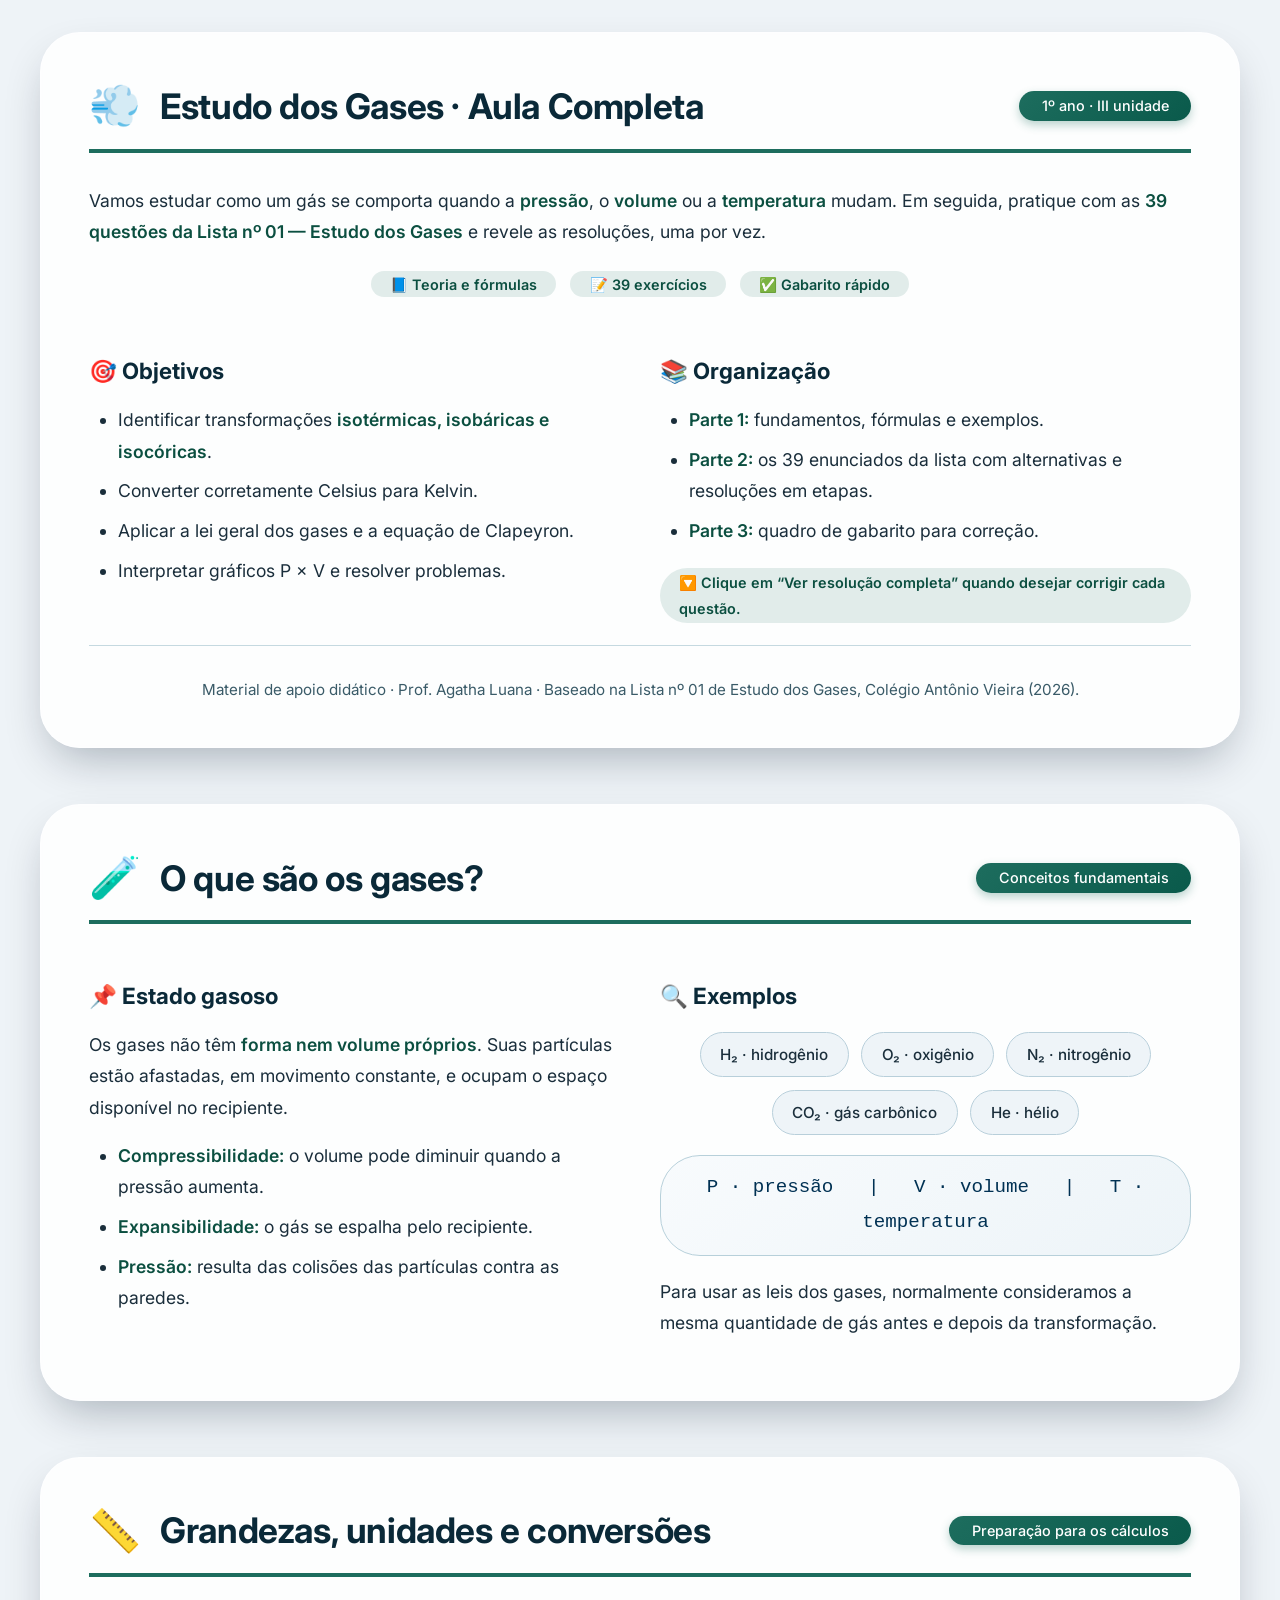
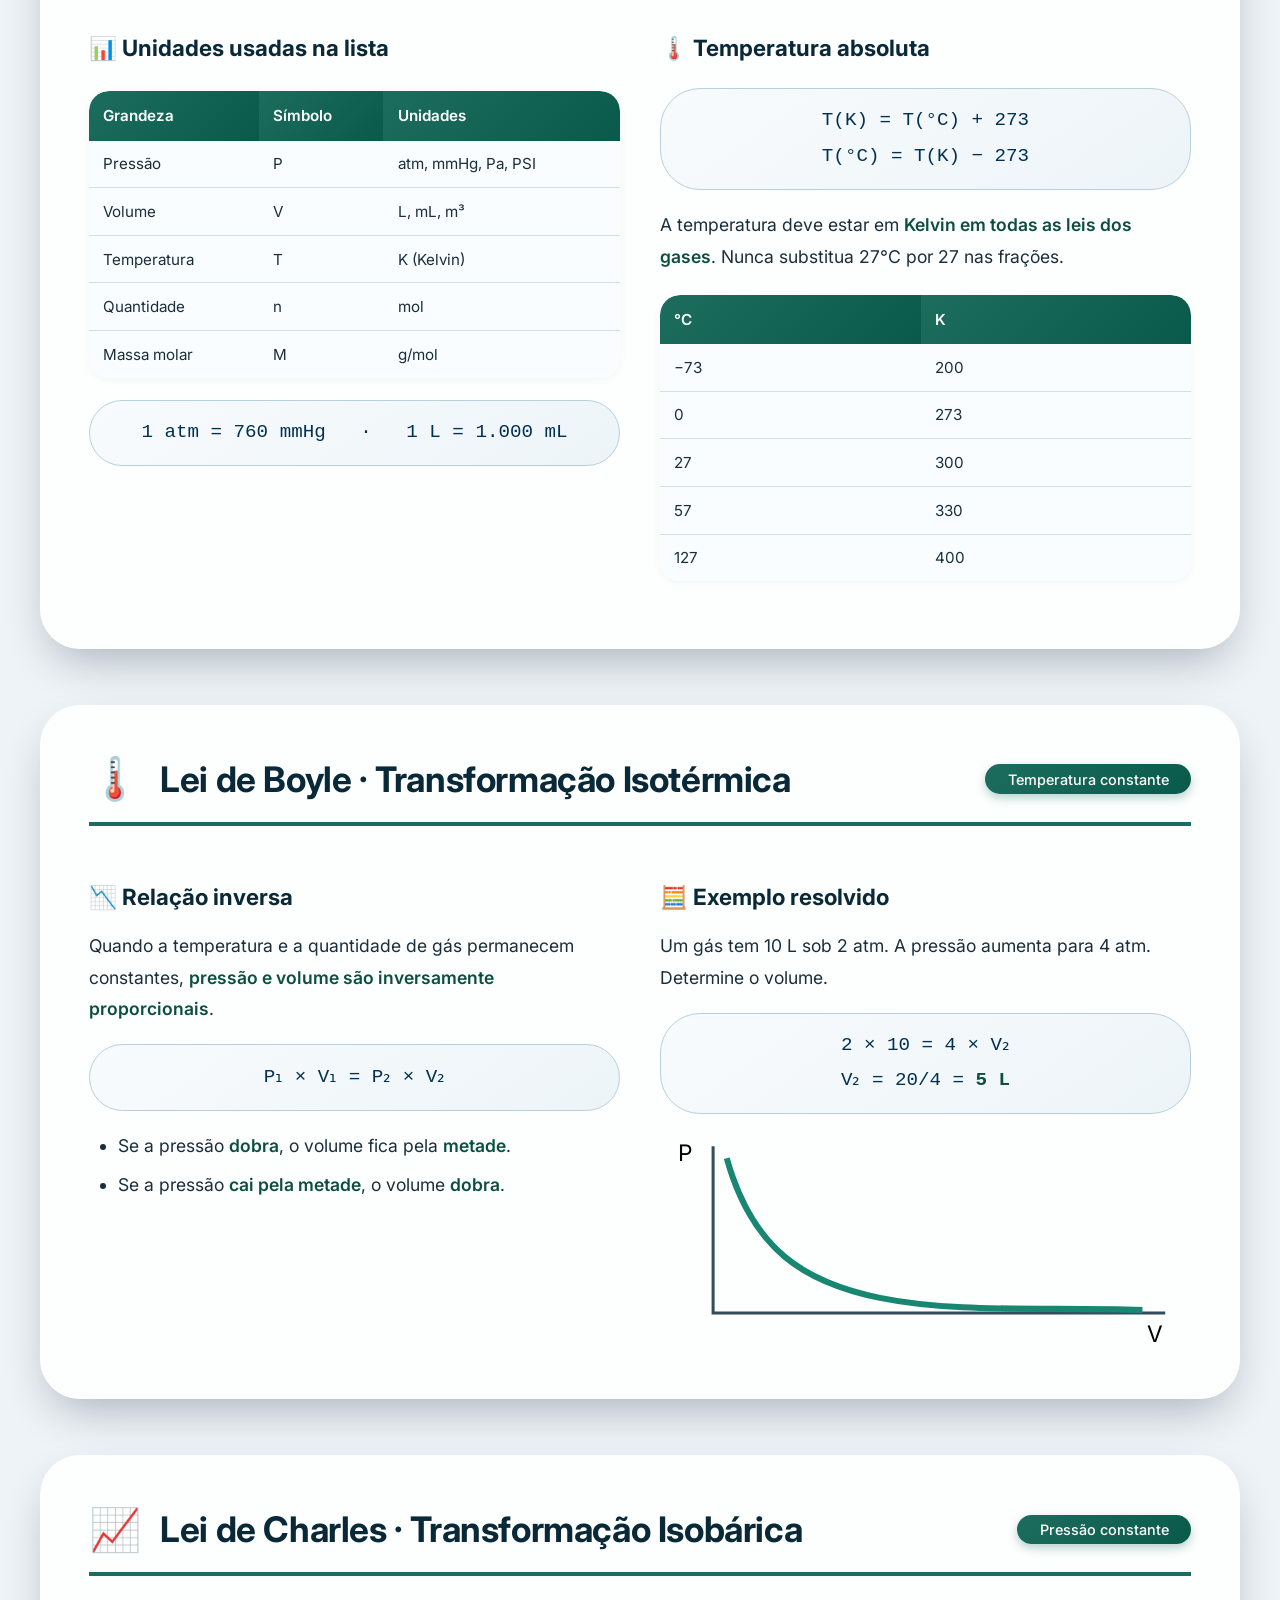
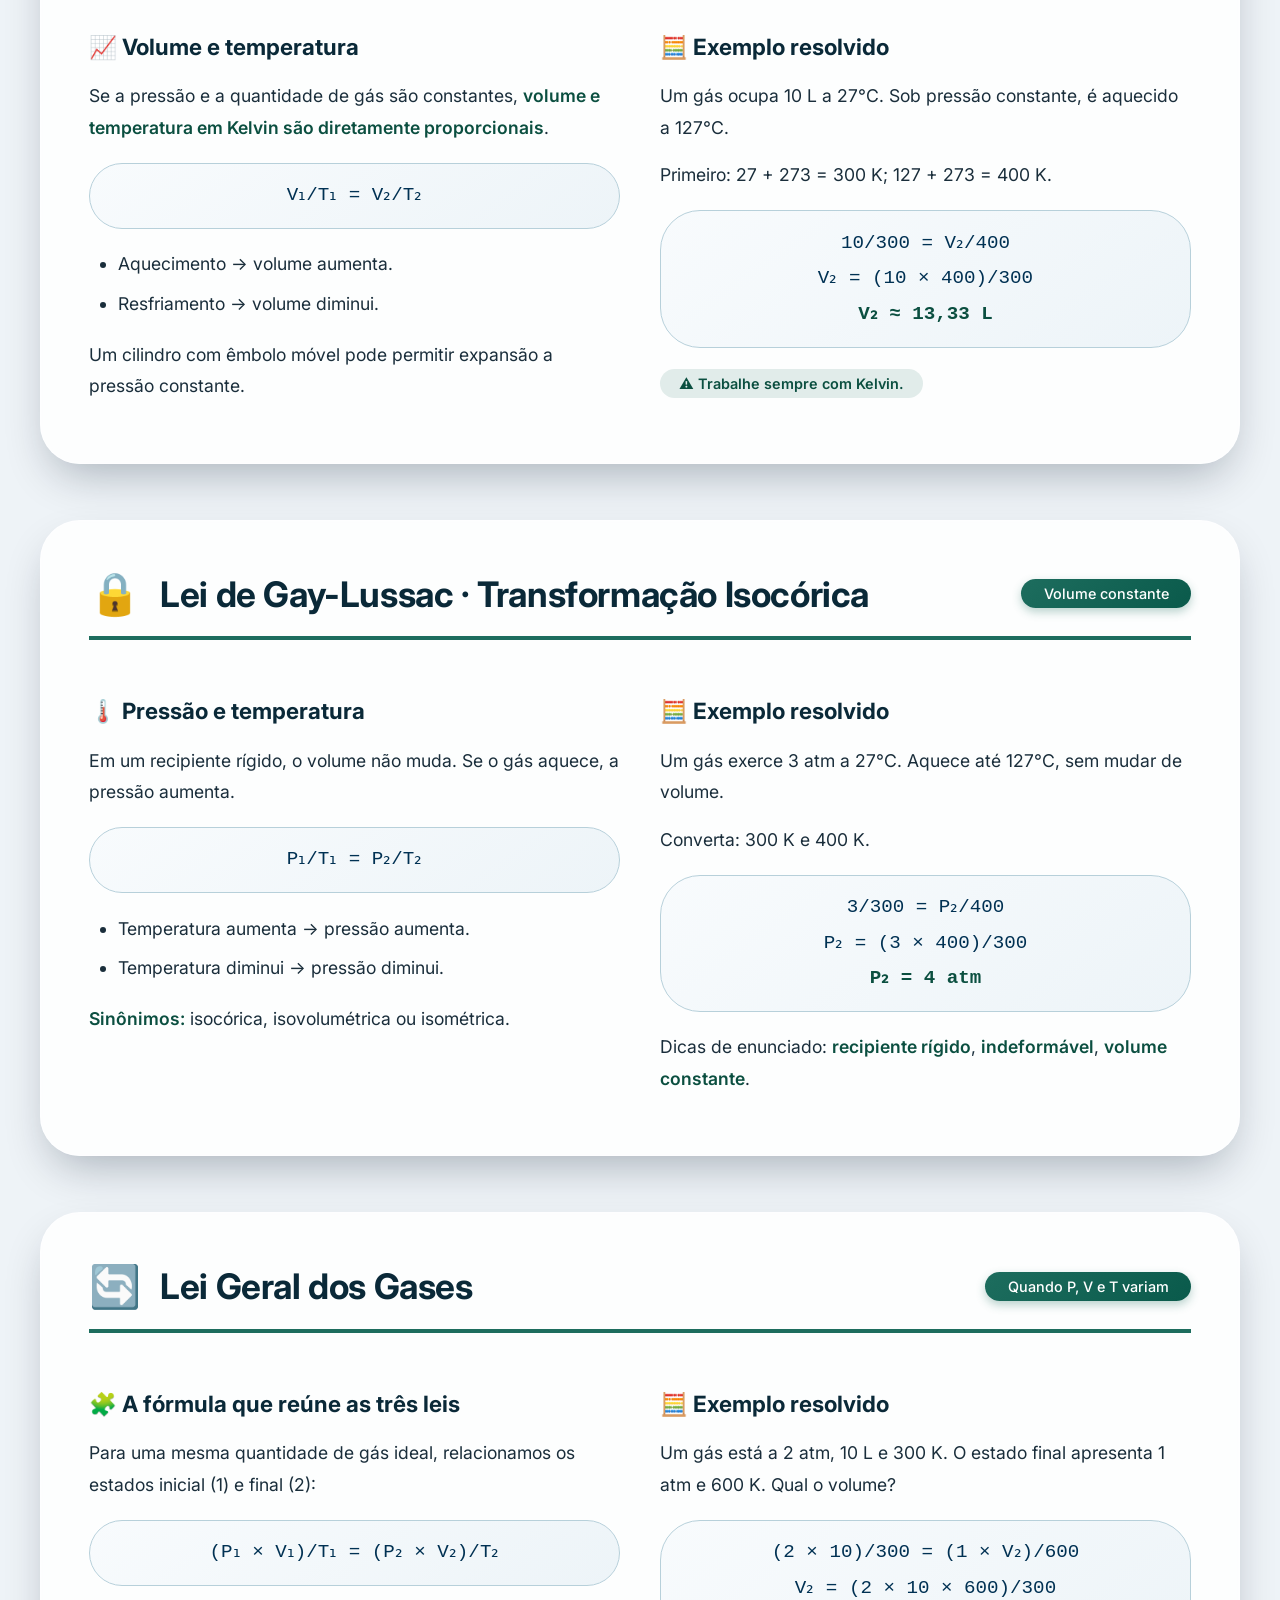
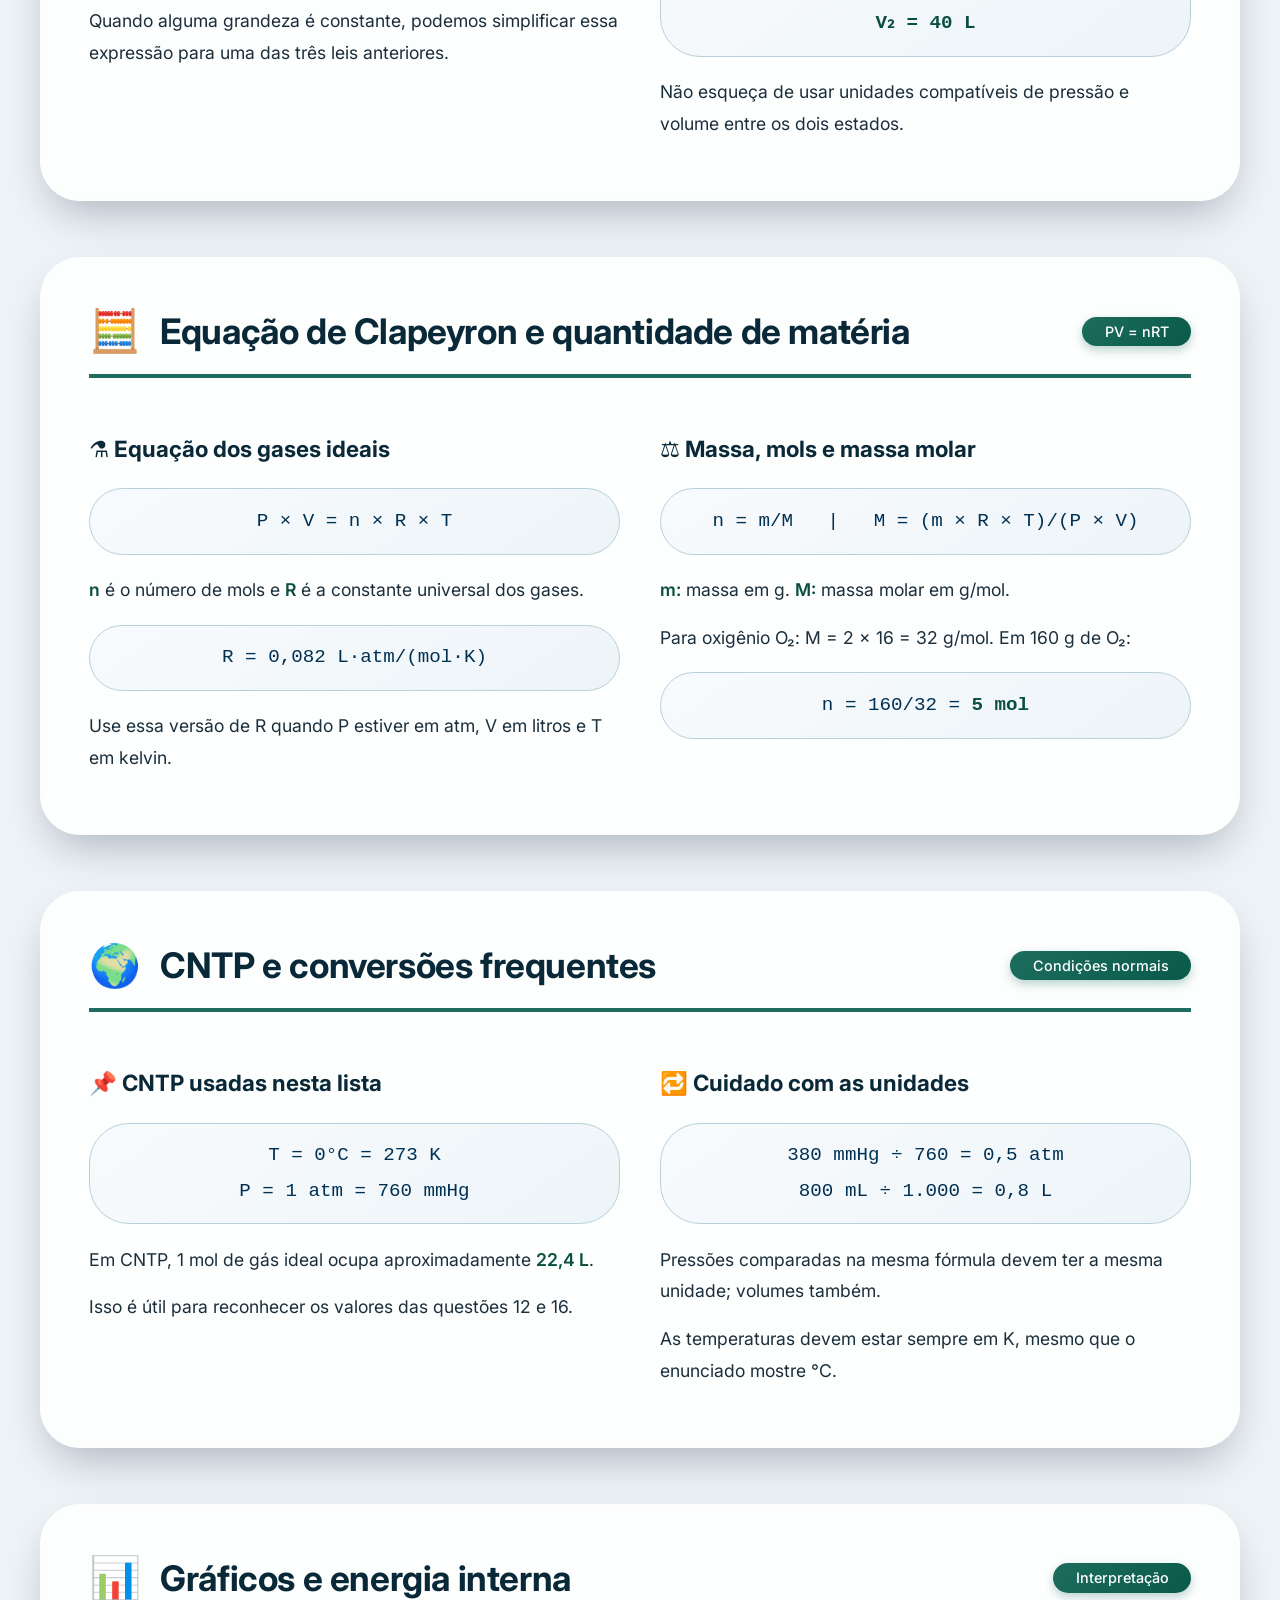
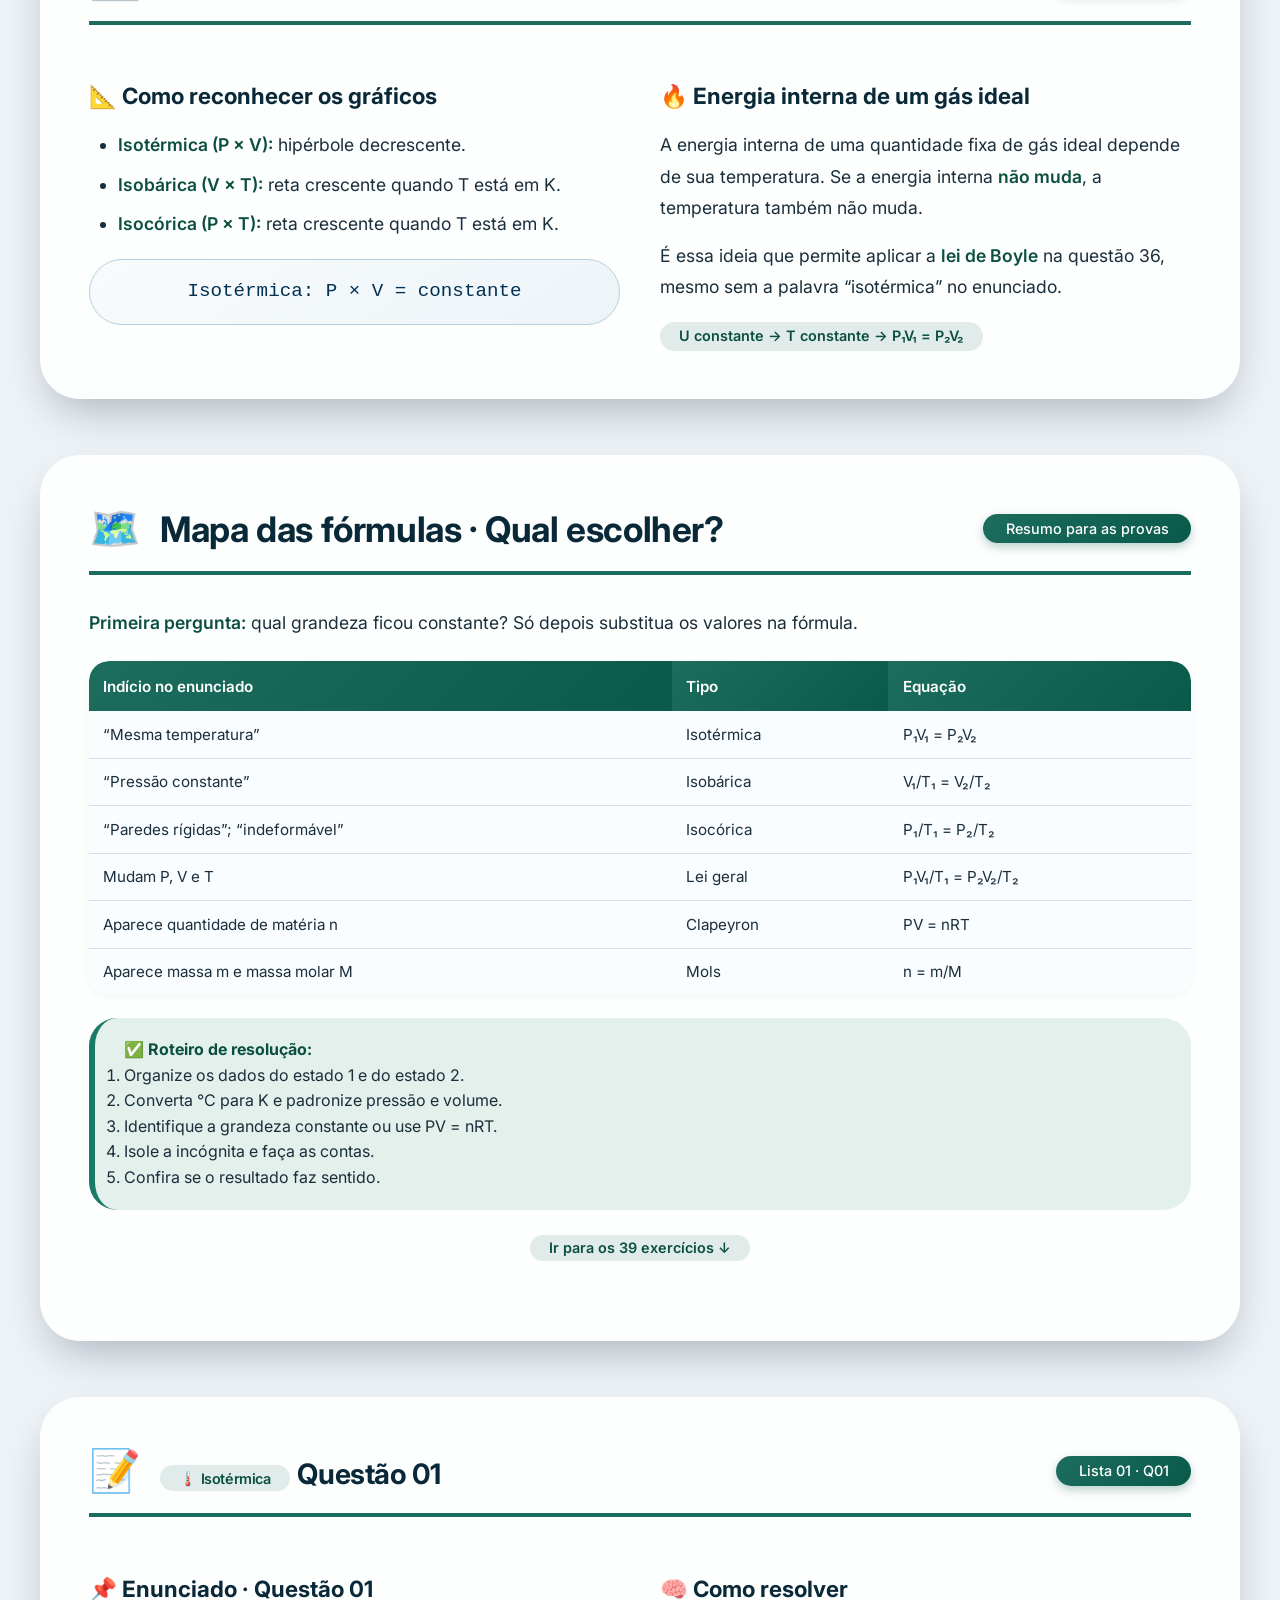
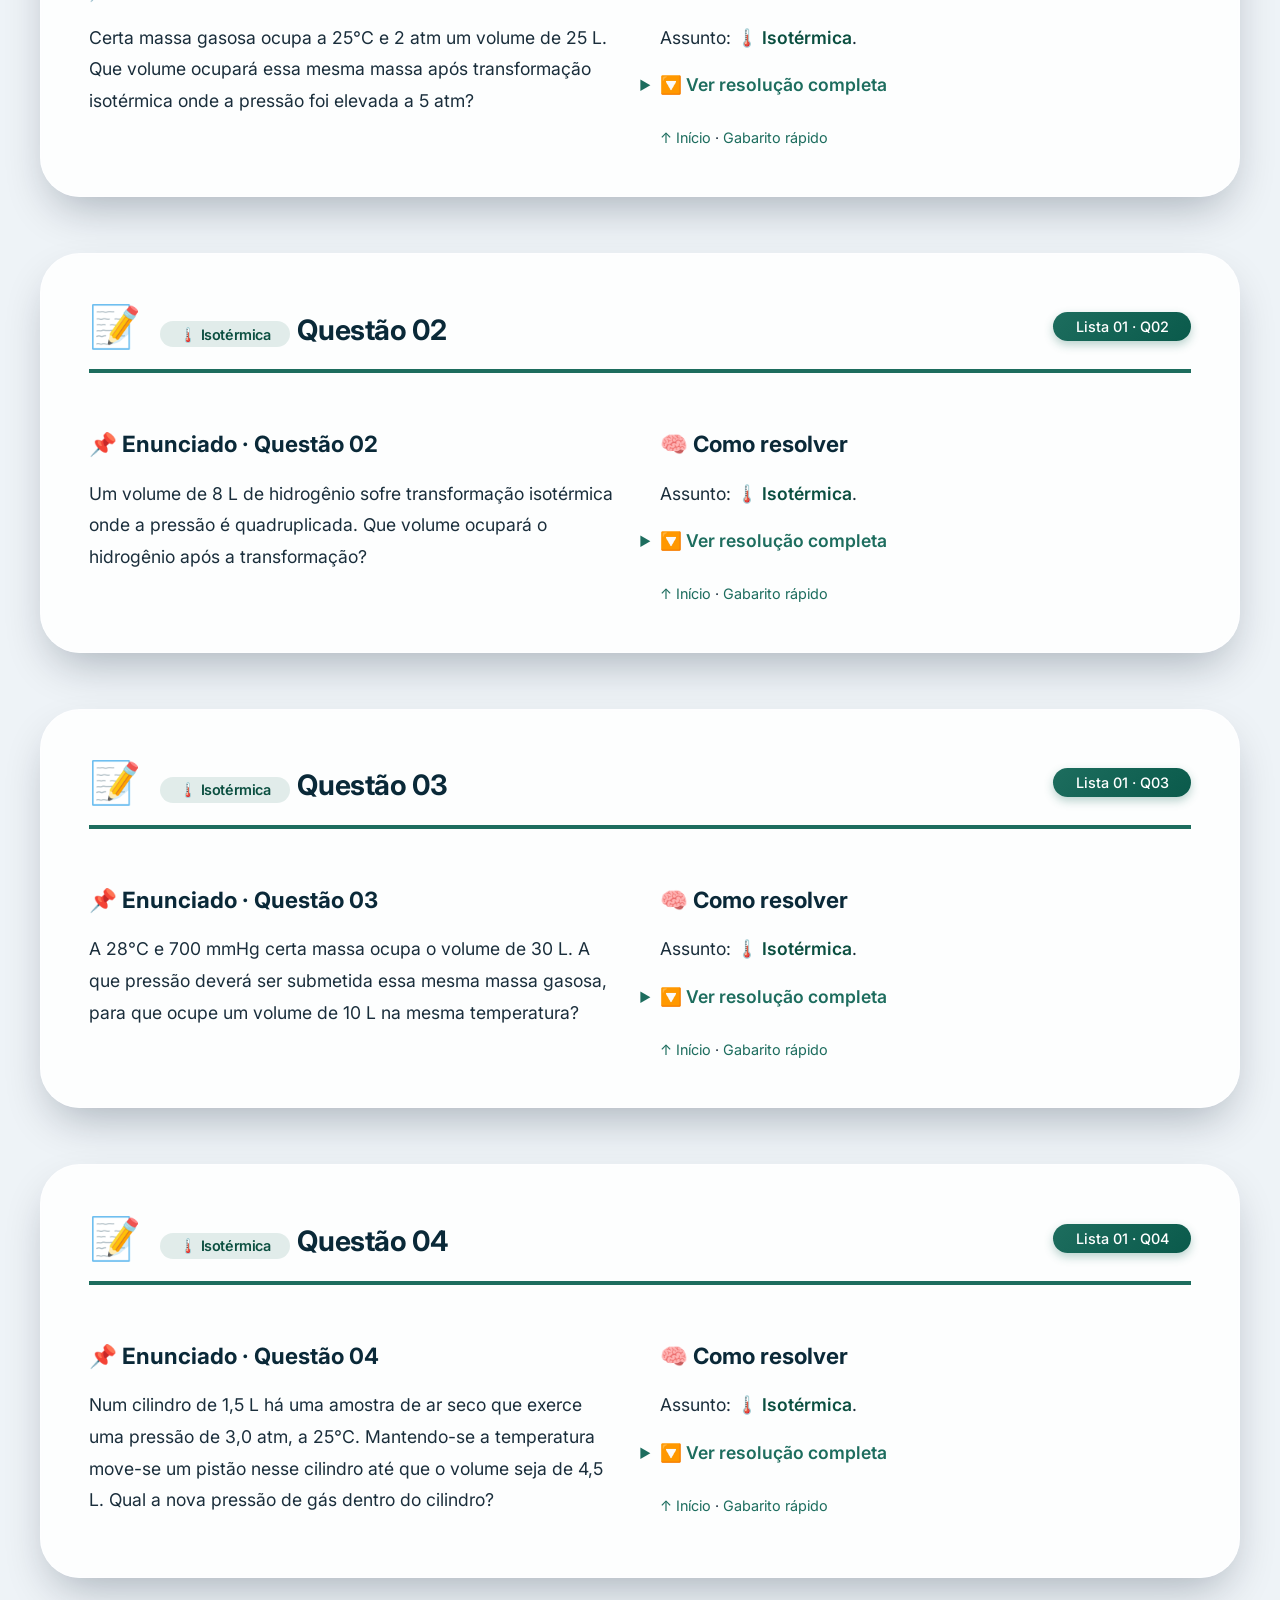
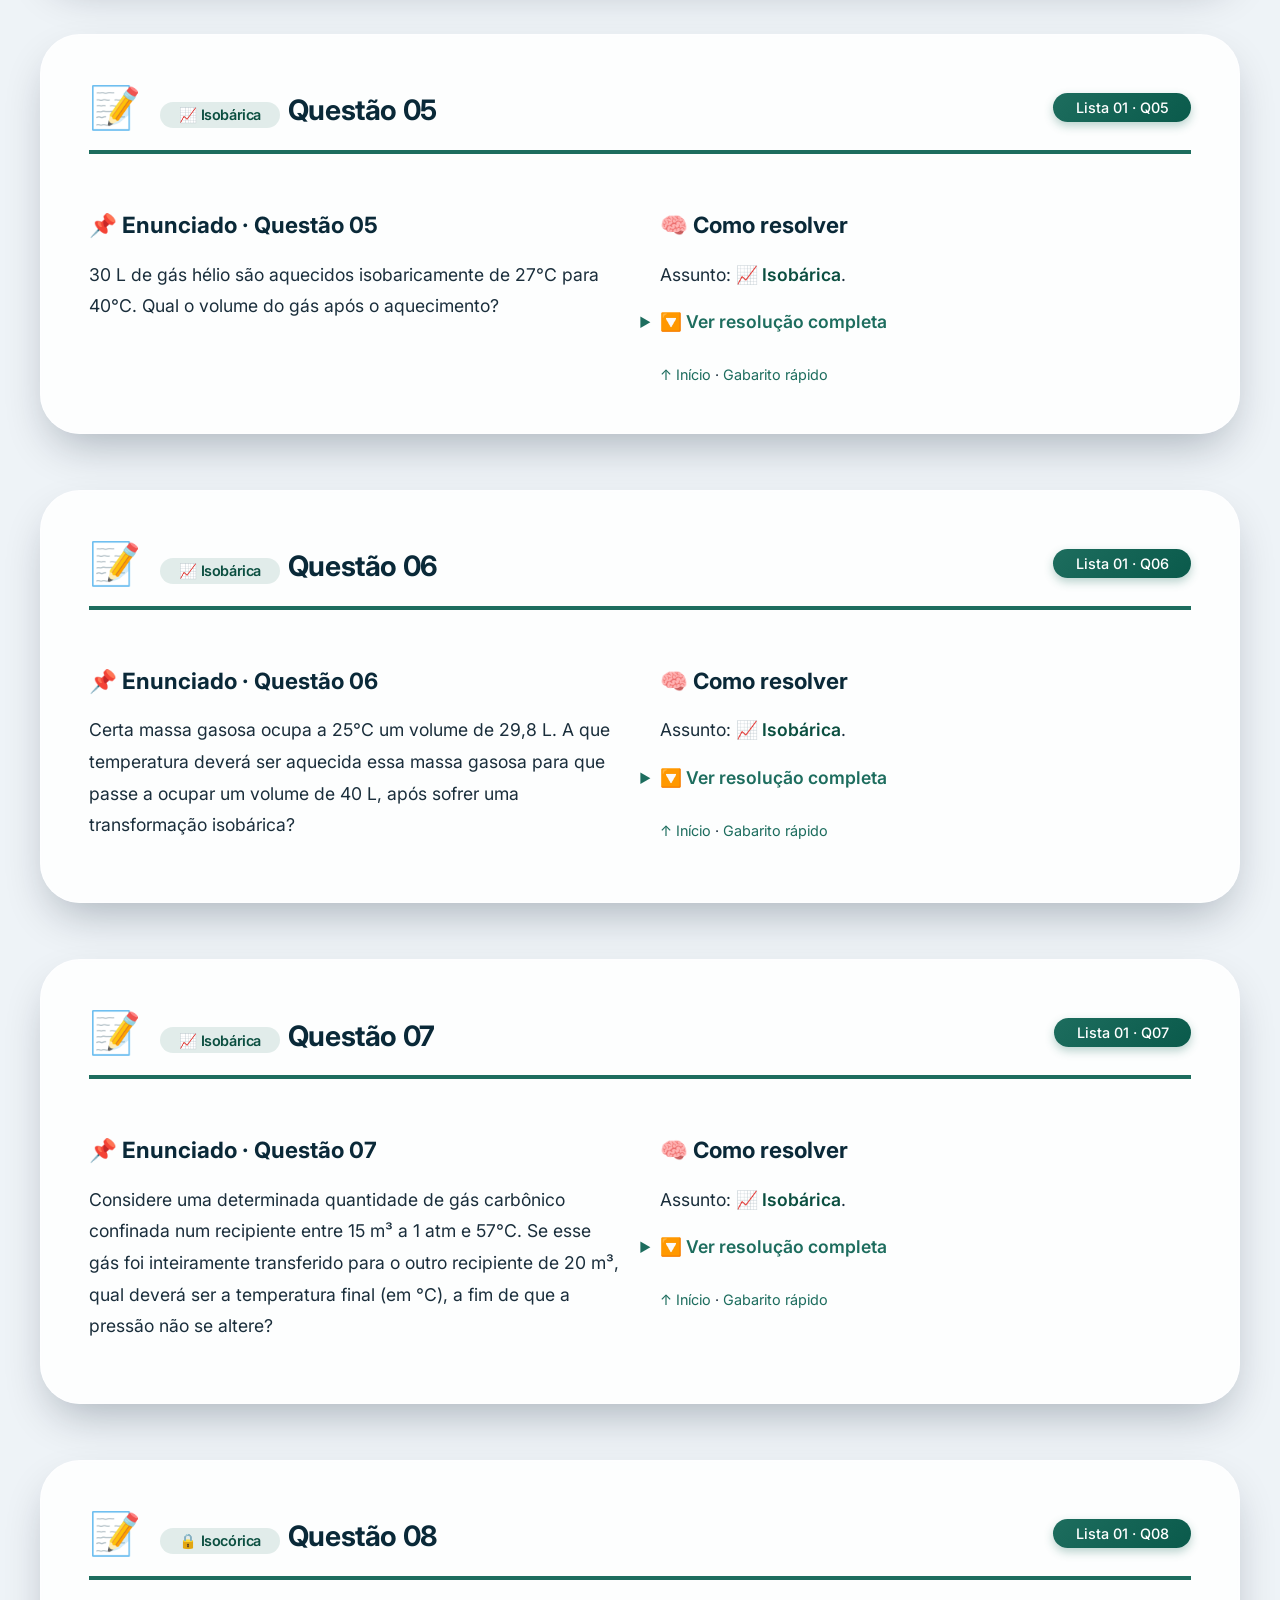
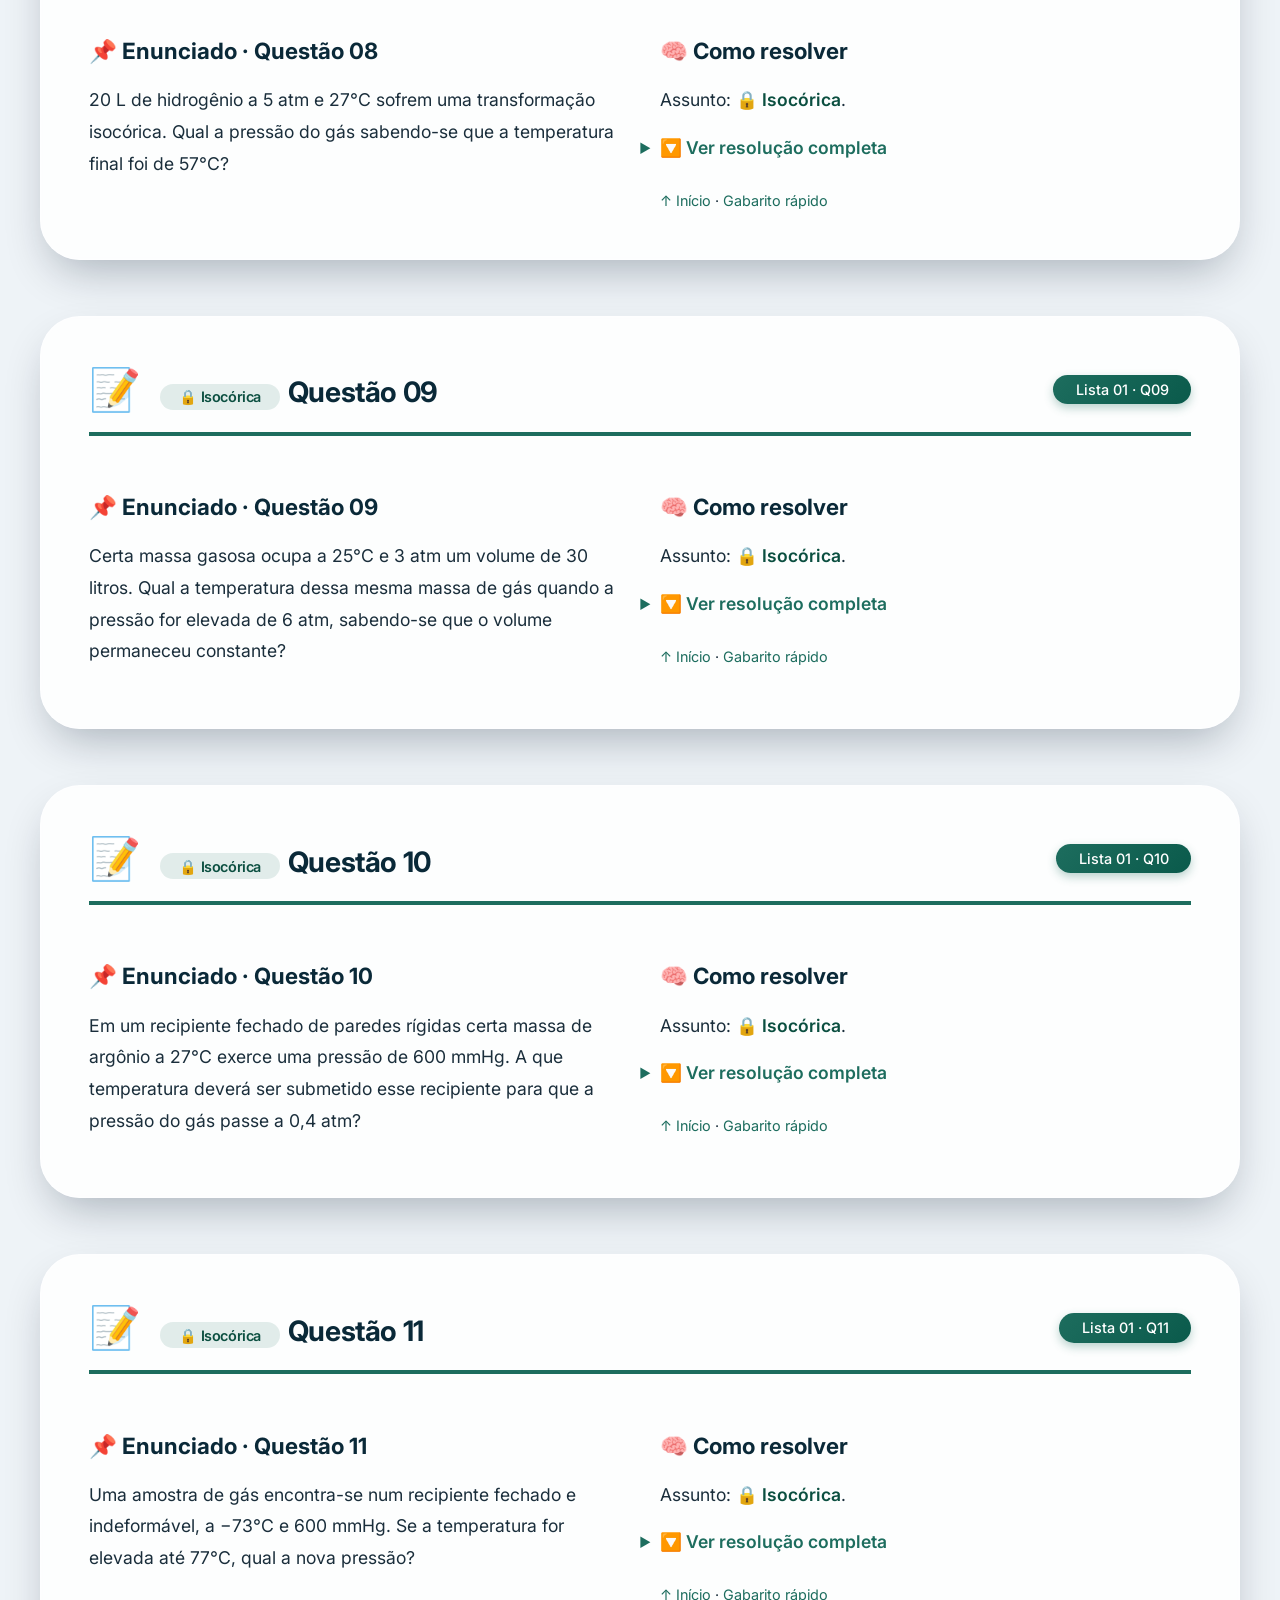
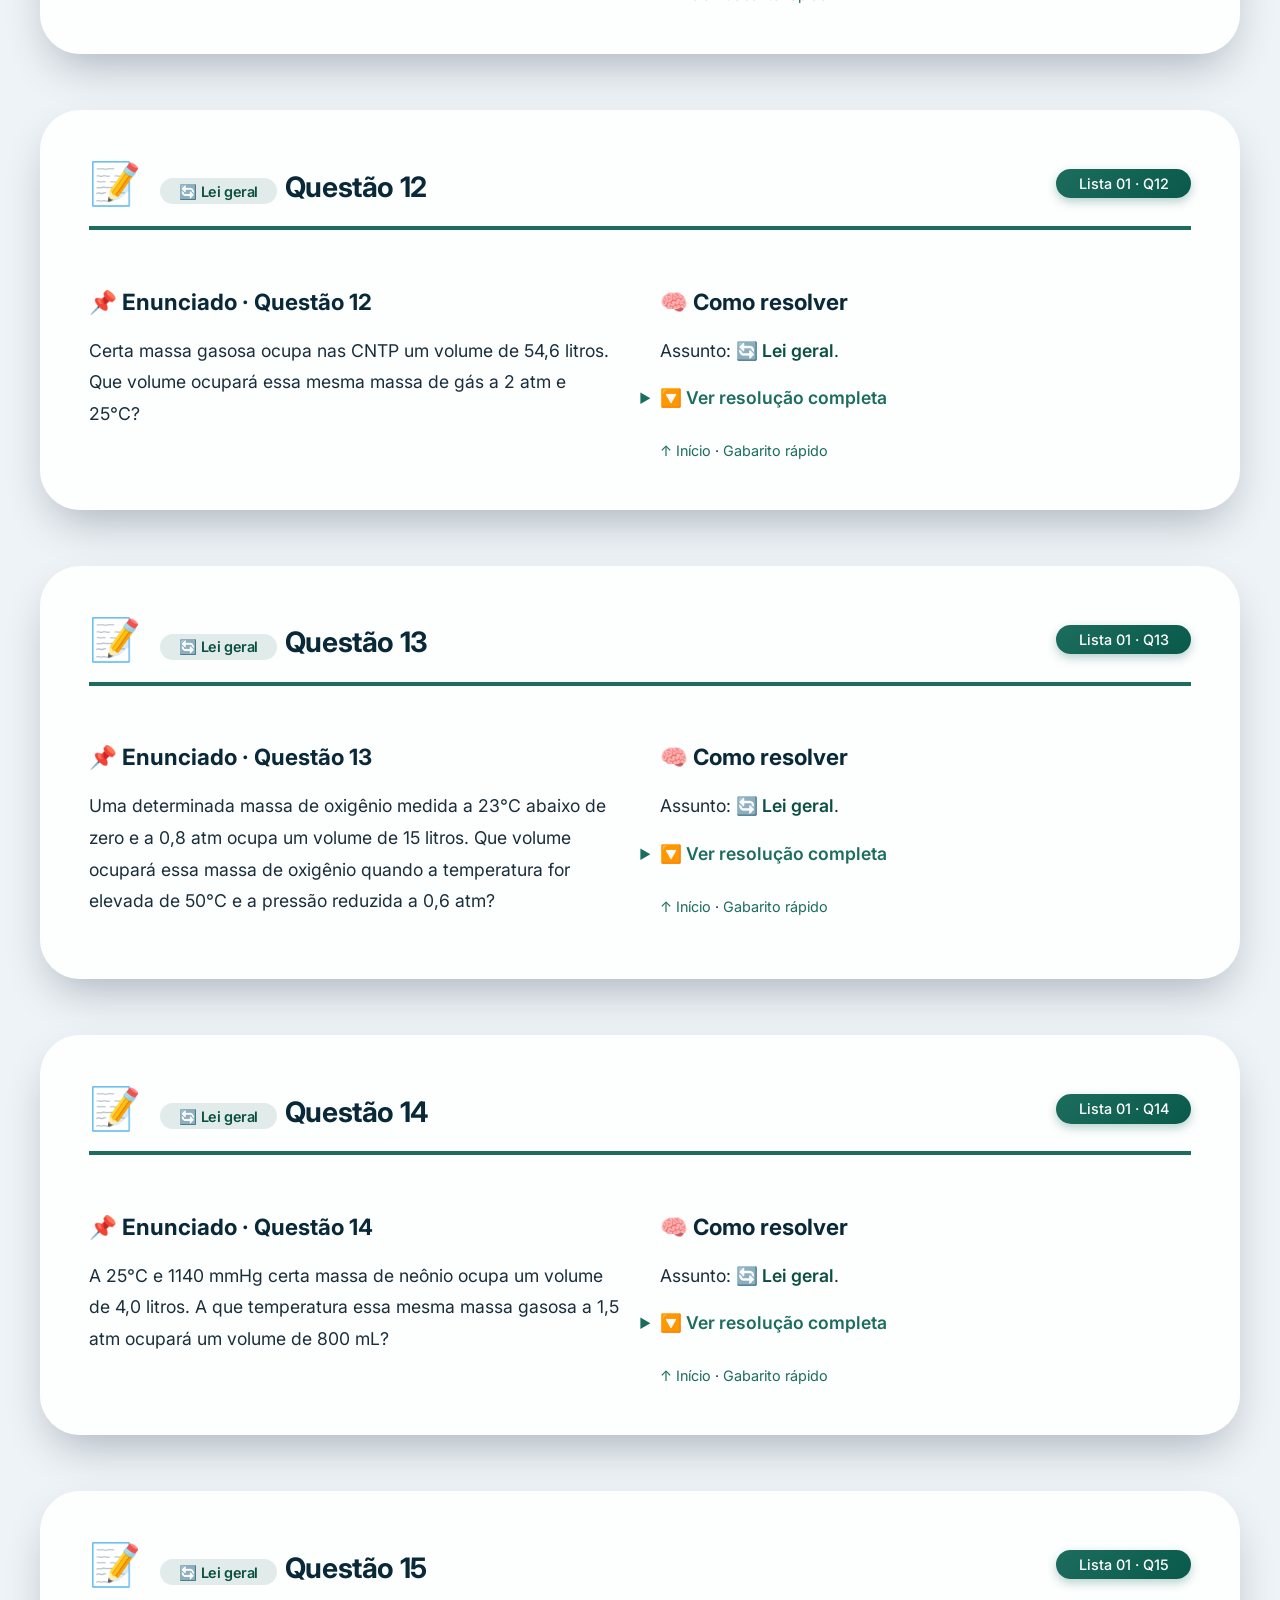
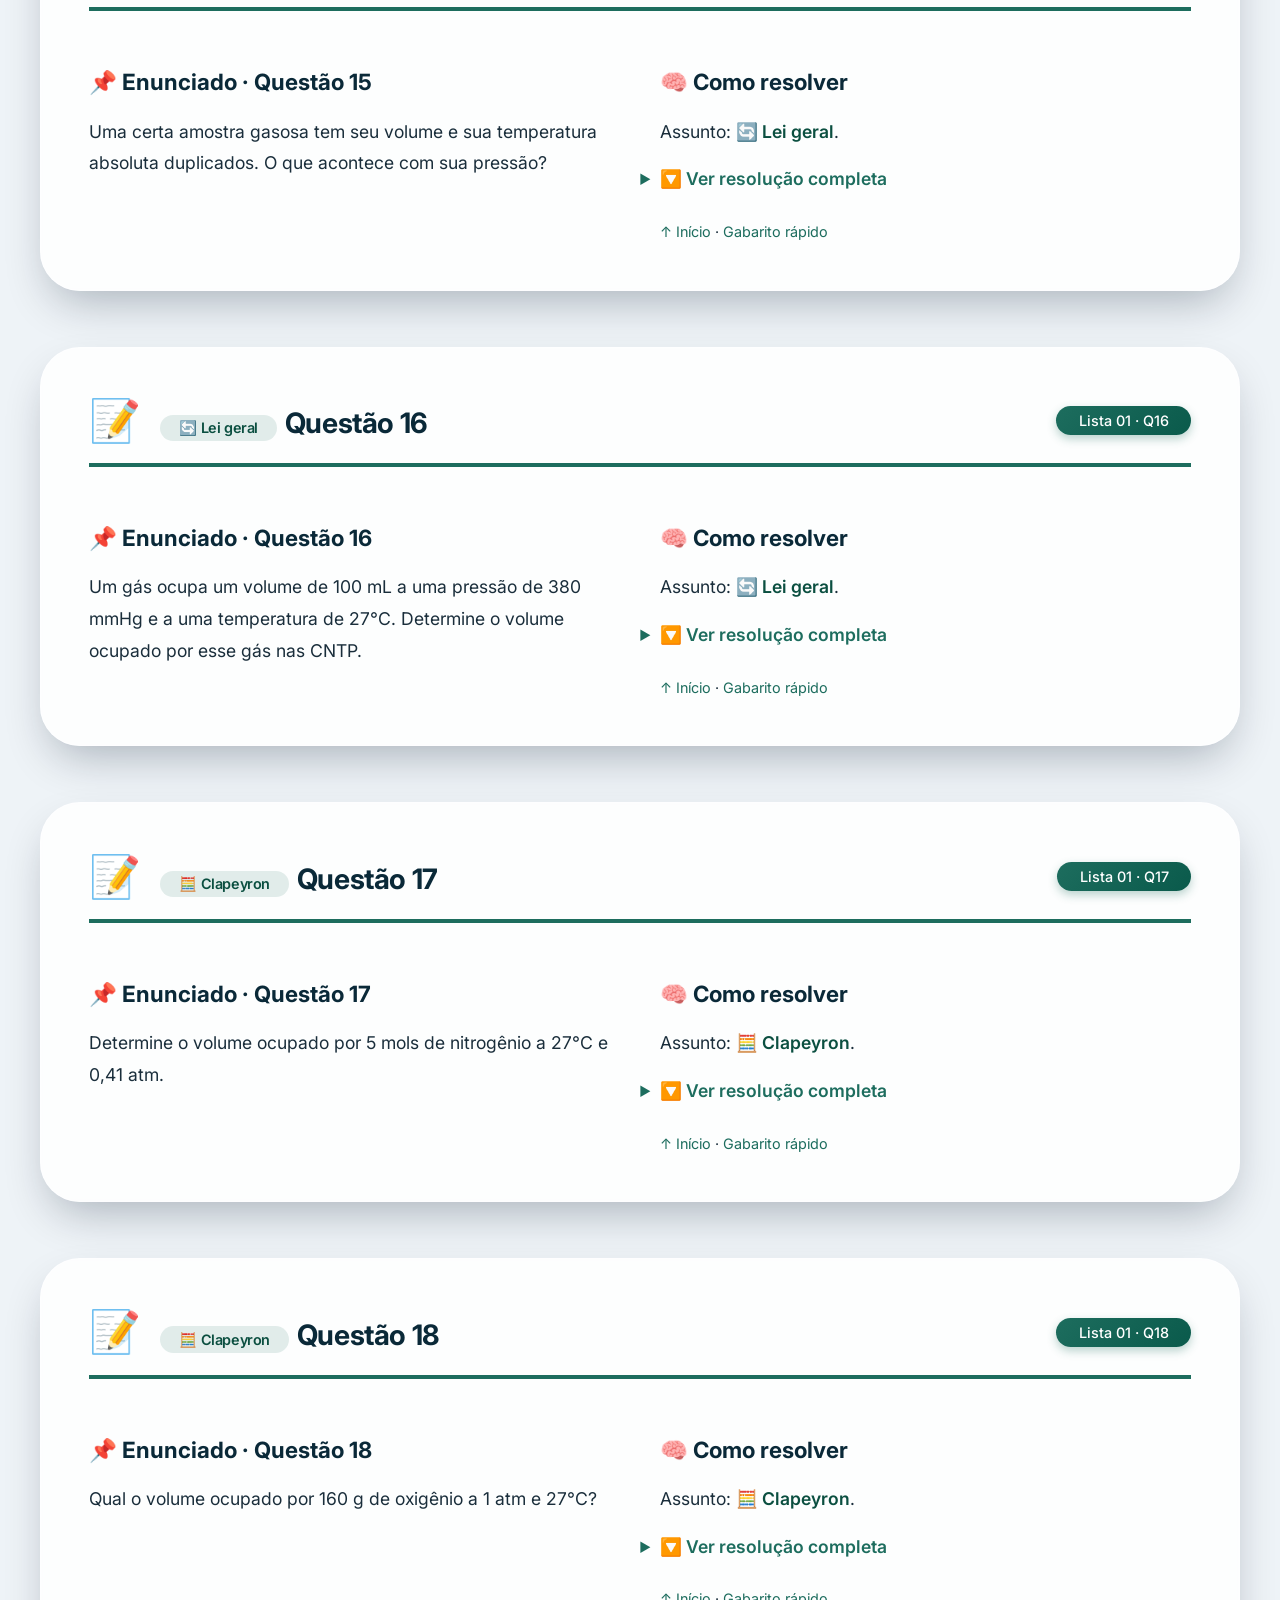
<file: Gases.html>
<!DOCTYPE html>
<html lang="pt-BR">

<head>
  <meta charset="UTF-8">
  <meta name="viewport" content="width=device-width, initial-scale=1.0">
  <meta name="description"
    content="Estudo dos gases: aula teórica, leis, fórmulas e resolução comentada das 39 questões da Lista 01.">
  <title>Estudo dos Gases · Aulas de Química — Agatha</title>
  <link rel="preconnect" href="https://fonts.googleapis.com">
  <link rel="preconnect" href="https://fonts.gstatic.com" crossorigin>
  <link href="https://fonts.googleapis.com/css2?family=Inter:wght@400;500;600;700&display=swap" rel="stylesheet">
  <link rel="stylesheet" href="styles.css">
  <style>
    /* Complementos específicos de Gases. As cores, cartões, grades e tipografia vêm de styles.css. */
    .gases-jumps {
      display: flex;
      flex-wrap: wrap;
      align-items: center;
      justify-content: center;
      gap: .9rem;
      margin: 1.3rem 0 2rem
    }

    .gases-jumps .tag {
      display: inline-block;
      text-decoration: none;
      border-bottom: none;
      cursor: pointer
    }

    .gases-jumps .tag:hover {
      filter: brightness(.94)
    }

    .gases-formula {
      line-height: 1.85;
      overflow-wrap: anywhere
    }

    .gases-mini-chart {
      display: block;
      max-width: 100%;
      height: auto;
      margin: 0 auto
    }

    .gases-options {
      padding-left: 1.5rem;
      margin: 1rem 0 0 0
    }

    .gases-options li {
      padding: .15rem .1rem .25rem .15rem;
      margin-bottom: .35rem
    }

    .gases-figure {
      max-width: 100%;
      margin: .9rem auto
    }

    .gases-figure img {
      max-height: none;
      min-height: 0;
      object-fit: contain;
      width: 100%;
      height: auto
    }

    .gases-detail {
      margin-top: .65rem;
      cursor: pointer
    }

    .gases-detail summary {
      color: var(--primary);
      font-weight: 600;
      list-style-position: outside;
      outline-offset: 4px
    }

    .gases-answer-body {
      padding: 1rem 1.1rem;
      background: #f8fbfd;
      border: 1px solid #d8e6ed;
      border-radius: 16px;
      margin-top: .75rem;
      font-size: .97rem;
      cursor: auto
    }

    .gases-answer-body p {
      margin-bottom: .9rem;
      overflow-wrap: anywhere
    }

    .gases-answer-body code {
      font-family: 'Courier New', monospace;
      font-size: .94em;
      background: #e7f0f3;
      color: #073c48;
      border-radius: 5px;
      padding: .1rem .28rem;
      white-space: normal;
      overflow-wrap: anywhere
    }

    .gases-answer {
      background: var(--primary-light);
      padding: .9rem;
      border-radius: 12px;
      border: 2px solid var(--primary);
      font-weight: 600;
      margin-top: 1.2rem
    }

    .gases-warning {
      background: #fff6db;
      border-left: 5px solid #d7982c;
      border-radius: 12px;
      padding: .85rem 1rem;
      margin-top: 1rem;
      color: #634300;
      line-height: 1.6
    }

    .gases-small-nav {
      margin-top: 1.5rem;
      font-size: .9rem
    }

    .gases-question-title {
      font-size: .8em
    }

    .gases-answers-table {
      max-width: 770px;
      margin: 0 auto
    }

    .gases-answers-table td:first-child {
      font-weight: 700;
      width: 110px
    }

    @media (max-width:850px) {
      .gases-answer-body {
        padding: .75rem
      }

      .gases-options {
        font-size: .95rem
      }

      .gases-jumps {
        gap: .5rem
      }
    }

    @media print {
      .gases-detail .gases-answer-body {
        display: block !important
      }

      .gases-jumps,
      .gases-small-nav {
        display: none !important
      }

      .gases-answer-body {
        background: #fff !important
      }
    }
  </style>
</head>

<body>
  <div class="slide-container">
    <section class="slide" id="inicio">
      <div class="slide-header"><span class="icon-big">💨</span>
        <h2>Estudo dos Gases · Aula Completa</h2><span class="badge">1º ano · III unidade</span>
      </div>

      <div class="text-block">
        <p>Vamos estudar como um gás se comporta quando a <strong>pressão</strong>, o <strong>volume</strong> ou a
          <strong>temperatura</strong> mudam. Em seguida, pratique com as <strong>39 questões da Lista nº 01 — Estudo
            dos Gases</strong> e revele as resoluções, uma por vez.</p>
      </div>
      <div class="gases-jumps"><a class="tag" href="#teoria">📘 Teoria e fórmulas</a><a class="tag"
          href="#exercicios">📝 39 exercícios</a><a class="tag" href="#gabarito">✅ Gabarito rápido</a></div>
      <div class="content-grid">
        <div class="text-block">
          <h3>🎯 Objetivos</h3>
          <ul>
            <li>Identificar transformações <strong>isotérmicas, isobáricas e isocóricas</strong>.</li>
            <li>Converter corretamente Celsius para Kelvin.</li>
            <li>Aplicar a lei geral dos gases e a equação de Clapeyron.</li>
            <li>Interpretar gráficos P × V e resolver problemas.</li>
          </ul>
        </div>
        <div class="text-block">
          <h3>📚 Organização</h3>
          <ul>
            <li><strong>Parte 1:</strong> fundamentos, fórmulas e exemplos.</li>
            <li><strong>Parte 2:</strong> os 39 enunciados da lista com alternativas e resoluções em etapas.</li>
            <li><strong>Parte 3:</strong> quadro de gabarito para correção.</li>
          </ul>
          <div class="tag">🔽 Clique em “Ver resolução completa” quando desejar corrigir cada questão.</div>
        </div>
      </div>
      <div class="footer-note">Material de apoio didático · Prof. Agatha Luana · Baseado na Lista nº 01 de Estudo dos
        Gases, Colégio Antônio Vieira (2026).</div>

    </section>
    <section class="slide" id="teoria">
      <div class="slide-header"><span class="icon-big">🧪</span>
        <h2>O que são os gases?</h2><span class="badge">Conceitos fundamentais</span>
      </div>
      <div class="content-grid">
        <div class="text-block">
          <h3>📌 Estado gasoso</h3>
          <p>Os gases não têm <strong>forma nem volume próprios</strong>. Suas partículas estão afastadas, em movimento
            constante, e ocupam o espaço disponível no recipiente.</p>
          <ul>
            <li><strong>Compressibilidade:</strong> o volume pode diminuir quando a pressão aumenta.</li>
            <li><strong>Expansibilidade:</strong> o gás se espalha pelo recipiente.</li>
            <li><strong>Pressão:</strong> resulta das colisões das partículas contra as paredes.</li>
          </ul>
        </div>
        <div class="text-block">
          <h3>🔍 Exemplos</h3>
          <div class="example-grid"><span class="example-tag">H₂ · hidrogênio</span><span class="example-tag">O₂ ·
              oxigênio</span><span class="example-tag">N₂ · nitrogênio</span><span class="example-tag">CO₂ · gás
              carbônico</span><span class="example-tag">He · hélio</span></div>
          <div class="formula-block gases-formula">P · pressão &nbsp;&nbsp;|&nbsp;&nbsp; V · volume
            &nbsp;&nbsp;|&nbsp;&nbsp; T · temperatura</div>
          <p>Para usar as leis dos gases, normalmente consideramos a mesma quantidade de gás antes e depois da
            transformação.</p>
        </div>
      </div>
    </section>
    <section class="slide">
      <div class="slide-header"><span class="icon-big">📏</span>
        <h2>Grandezas, unidades e conversões</h2><span class="badge">Preparação para os cálculos</span>
      </div>
      <div class="content-grid">
        <div class="text-block">
          <h3>📊 Unidades usadas na lista</h3>
          <div class="table-wrap">
            <table>
              <thead>
                <tr>
                  <th>Grandeza</th>
                  <th>Símbolo</th>
                  <th>Unidades</th>
                </tr>
              </thead>
              <tbody>
                <tr>
                  <td>Pressão</td>
                  <td>P</td>
                  <td>atm, mmHg, Pa, PSI</td>
                </tr>
                <tr>
                  <td>Volume</td>
                  <td>V</td>
                  <td>L, mL, m³</td>
                </tr>
                <tr>
                  <td>Temperatura</td>
                  <td>T</td>
                  <td>K (Kelvin)</td>
                </tr>
                <tr>
                  <td>Quantidade</td>
                  <td>n</td>
                  <td>mol</td>
                </tr>
                <tr>
                  <td>Massa molar</td>
                  <td>M</td>
                  <td>g/mol</td>
                </tr>
              </tbody>
            </table>
          </div>
          <div class="formula-block gases-formula">1 atm = 760 mmHg &nbsp;&nbsp;·&nbsp;&nbsp; 1 L = 1.000 mL</div>
        </div>
        <div class="text-block">
          <h3>🌡️ Temperatura absoluta</h3>
          <div class="formula-block gases-formula">T(K) = T(°C) + 273<br>T(°C) = T(K) − 273</div>
          <p>A temperatura deve estar em <strong>Kelvin em todas as leis dos gases</strong>. Nunca substitua 27°C por 27
            nas frações.</p>
          <div class="table-wrap">
            <table>
              <thead>
                <tr>
                  <th>°C</th>
                  <th>K</th>
                </tr>
              </thead>
              <tbody>
                <tr>
                  <td>−73</td>
                  <td>200</td>
                </tr>
                <tr>
                  <td>0</td>
                  <td>273</td>
                </tr>
                <tr>
                  <td>27</td>
                  <td>300</td>
                </tr>
                <tr>
                  <td>57</td>
                  <td>330</td>
                </tr>
                <tr>
                  <td>127</td>
                  <td>400</td>
                </tr>
              </tbody>
            </table>
          </div>
        </div>
      </div>
    </section>
    <section class="slide">
      <div class="slide-header"><span class="icon-big">🌡️</span>
        <h2>Lei de Boyle · Transformação Isotérmica</h2><span class="badge">Temperatura constante</span>
      </div>
      <div class="content-grid">
        <div class="text-block">
          <h3>📉 Relação inversa</h3>
          <p>Quando a temperatura e a quantidade de gás permanecem constantes, <strong>pressão e volume são inversamente
              proporcionais</strong>.</p>
          <div class="formula-block gases-formula">P₁ × V₁ = P₂ × V₂</div>
          <ul>
            <li>Se a pressão <strong>dobra</strong>, o volume fica pela <strong>metade</strong>.</li>
            <li>Se a pressão <strong>cai pela metade</strong>, o volume <strong>dobra</strong>.</li>
          </ul>
        </div>
        <div class="text-block">
          <h3>🧮 Exemplo resolvido</h3>
          <p>Um gás tem 10 L sob 2 atm. A pressão aumenta para 4 atm. Determine o volume.</p>
          <div class="formula-block gases-formula">2 × 10 = 4 × V₂<br>V₂ = 20/4 = <strong>5 L</strong></div><svg
            class="gases-mini-chart" viewBox="0 0 350 145" role="img"
            aria-label="Gráfico hiperbólico decrescente de pressão contra volume">
            <path d="M35 8 V118 H333" stroke="#334d5c" stroke-width="2" fill="none" />
            <path d="M44 16 C61 77,96 98,145 108 S251 114,318 116" fill="none" stroke="#188772" stroke-width="4" /><text
              x="12" y="18" font-size="15">P</text><text x="321" y="137" font-size="15">V</text>
          </svg>
        </div>
      </div>
    </section>
    <section class="slide">
      <div class="slide-header"><span class="icon-big">📈</span>
        <h2>Lei de Charles · Transformação Isobárica</h2><span class="badge">Pressão constante</span>
      </div>
      <div class="content-grid">
        <div class="text-block">
          <h3>📈 Volume e temperatura</h3>
          <p>Se a pressão e a quantidade de gás são constantes, <strong>volume e temperatura em Kelvin são diretamente
              proporcionais</strong>.</p>
          <div class="formula-block gases-formula">V₁/T₁ = V₂/T₂</div>
          <ul>
            <li>Aquecimento → volume aumenta.</li>
            <li>Resfriamento → volume diminui.</li>
          </ul>
          <p>Um cilindro com êmbolo móvel pode permitir expansão a pressão constante.</p>
        </div>
        <div class="text-block">
          <h3>🧮 Exemplo resolvido</h3>
          <p>Um gás ocupa 10 L a 27°C. Sob pressão constante, é aquecido a 127°C.</p>
          <p>Primeiro: 27 + 273 = 300 K; 127 + 273 = 400 K.</p>
          <div class="formula-block gases-formula">10/300 = V₂/400<br>V₂ = (10 × 400)/300<br><strong>V₂ ≈ 13,33
              L</strong></div>
          <div class="tag">⚠️ Trabalhe sempre com Kelvin.</div>
        </div>
      </div>
    </section>
    <section class="slide">
      <div class="slide-header"><span class="icon-big">🔒</span>
        <h2>Lei de Gay-Lussac · Transformação Isocórica</h2><span class="badge">Volume constante</span>
      </div>
      <div class="content-grid">
        <div class="text-block">
          <h3>🌡️ Pressão e temperatura</h3>
          <p>Em um recipiente rígido, o volume não muda. Se o gás aquece, a pressão aumenta.</p>
          <div class="formula-block gases-formula">P₁/T₁ = P₂/T₂</div>
          <ul>
            <li>Temperatura aumenta → pressão aumenta.</li>
            <li>Temperatura diminui → pressão diminui.</li>
          </ul>
          <p><strong>Sinônimos:</strong> isocórica, isovolumétrica ou isométrica.</p>
        </div>
        <div class="text-block">
          <h3>🧮 Exemplo resolvido</h3>
          <p>Um gás exerce 3 atm a 27°C. Aquece até 127°C, sem mudar de volume.</p>
          <p>Converta: 300 K e 400 K.</p>
          <div class="formula-block gases-formula">3/300 = P₂/400<br>P₂ = (3 × 400)/300<br><strong>P₂ = 4 atm</strong>
          </div>
          <p>Dicas de enunciado: <strong>recipiente rígido</strong>, <strong>indeformável</strong>, <strong>volume
              constante</strong>.</p>
        </div>
      </div>
    </section>
    <section class="slide">
      <div class="slide-header"><span class="icon-big">🔄</span>
        <h2>Lei Geral dos Gases</h2><span class="badge">Quando P, V e T variam</span>
      </div>
      <div class="content-grid">
        <div class="text-block">
          <h3>🧩 A fórmula que reúne as três leis</h3>
          <p>Para uma mesma quantidade de gás ideal, relacionamos os estados inicial (1) e final (2):</p>
          <div class="formula-block gases-formula">(P₁ × V₁)/T₁ = (P₂ × V₂)/T₂</div>
          <p>Quando alguma grandeza é constante, podemos simplificar essa expressão para uma das três leis anteriores.
          </p>
        </div>
        <div class="text-block">
          <h3>🧮 Exemplo resolvido</h3>
          <p>Um gás está a 2 atm, 10 L e 300 K. O estado final apresenta 1 atm e 600 K. Qual o volume?</p>
          <div class="formula-block gases-formula">(2 × 10)/300 = (1 × V₂)/600<br>V₂ = (2 × 10 × 600)/300<br><strong>V₂
              = 40 L</strong></div>
          <p>Não esqueça de usar unidades compatíveis de pressão e volume entre os dois estados.</p>
        </div>
      </div>
    </section>
    <section class="slide">
      <div class="slide-header"><span class="icon-big">🧮</span>
        <h2>Equação de Clapeyron e quantidade de matéria</h2><span class="badge">PV = nRT</span>
      </div>
      <div class="content-grid">
        <div class="text-block">
          <h3>⚗️ Equação dos gases ideais</h3>
          <div class="formula-block gases-formula">P × V = n × R × T</div>
          <p><strong>n</strong> é o número de mols e <strong>R</strong> é a constante universal dos gases.</p>
          <div class="formula-block gases-formula">R = 0,082 L·atm/(mol·K)</div>
          <p>Use essa versão de R quando P estiver em atm, V em litros e T em kelvin.</p>
        </div>
        <div class="text-block">
          <h3>⚖️ Massa, mols e massa molar</h3>
          <div class="formula-block gases-formula">n = m/M &nbsp;&nbsp;|&nbsp;&nbsp; M = (m × R × T)/(P × V)</div>
          <p><strong>m:</strong> massa em g. <strong>M:</strong> massa molar em g/mol.</p>
          <p>Para oxigênio O₂: M = 2 × 16 = 32 g/mol. Em 160 g de O₂:</p>
          <div class="formula-block gases-formula">n = 160/32 = <strong>5 mol</strong></div>
        </div>
      </div>
    </section>
    <section class="slide">
      <div class="slide-header"><span class="icon-big">🌍</span>
        <h2>CNTP e conversões frequentes</h2><span class="badge">Condições normais</span>
      </div>
      <div class="content-grid">
        <div class="text-block">
          <h3>📌 CNTP usadas nesta lista</h3>
          <div class="formula-block gases-formula">T = 0°C = 273 K<br>P = 1 atm = 760 mmHg</div>
          <p>Em CNTP, 1 mol de gás ideal ocupa aproximadamente <strong>22,4 L</strong>.</p>
          <p>Isso é útil para reconhecer os valores das questões 12 e 16.</p>
        </div>
        <div class="text-block">
          <h3>🔁 Cuidado com as unidades</h3>
          <div class="formula-block gases-formula">380 mmHg ÷ 760 = 0,5 atm<br>800 mL ÷ 1.000 = 0,8 L</div>
          <p>Pressões comparadas na mesma fórmula devem ter a mesma unidade; volumes também.</p>
          <p>As temperaturas devem estar sempre em K, mesmo que o enunciado mostre °C.</p>
        </div>
      </div>
    </section>
    <section class="slide">
      <div class="slide-header"><span class="icon-big">📊</span>
        <h2>Gráficos e energia interna</h2><span class="badge">Interpretação</span>
      </div>
      <div class="content-grid">
        <div class="text-block">
          <h3>📐 Como reconhecer os gráficos</h3>
          <ul>
            <li><strong>Isotérmica (P × V):</strong> hipérbole decrescente.</li>
            <li><strong>Isobárica (V × T):</strong> reta crescente quando T está em K.</li>
            <li><strong>Isocórica (P × T):</strong> reta crescente quando T está em K.</li>
          </ul>
          <div class="formula-block gases-formula">Isotérmica: P × V = constante</div>
        </div>
        <div class="text-block">
          <h3>🔥 Energia interna de um gás ideal</h3>
          <p>A energia interna de uma quantidade fixa de gás ideal depende de sua temperatura. Se a energia interna
            <strong>não muda</strong>, a temperatura também não muda.</p>
          <p>É essa ideia que permite aplicar a <strong>lei de Boyle</strong> na questão 36, mesmo sem a palavra
            “isotérmica” no enunciado.</p>
          <div class="tag">U constante → T constante → P₁V₁ = P₂V₂</div>
        </div>
      </div>
    </section>
    <section class="slide">
      <div class="slide-header"><span class="icon-big">🗺️</span>
        <h2>Mapa das fórmulas · Qual escolher?</h2><span class="badge">Resumo para as provas</span>
      </div>
      <div class="text-block">
        <p><strong>Primeira pergunta:</strong> qual grandeza ficou constante? Só depois substitua os valores na fórmula.
        </p>
        <div class="table-wrap">
          <table>
            <thead>
              <tr>
                <th>Indício no enunciado</th>
                <th>Tipo</th>
                <th>Equação</th>
              </tr>
            </thead>
            <tbody>
              <tr>
                <td>“Mesma temperatura”</td>
                <td>Isotérmica</td>
                <td>P₁V₁ = P₂V₂</td>
              </tr>
              <tr>
                <td>“Pressão constante”</td>
                <td>Isobárica</td>
                <td>V₁/T₁ = V₂/T₂</td>
              </tr>
              <tr>
                <td>“Paredes rígidas”; “indeformável”</td>
                <td>Isocórica</td>
                <td>P₁/T₁ = P₂/T₂</td>
              </tr>
              <tr>
                <td>Mudam P, V e T</td>
                <td>Lei geral</td>
                <td>P₁V₁/T₁ = P₂V₂/T₂</td>
              </tr>
              <tr>
                <td>Aparece quantidade de matéria n</td>
                <td>Clapeyron</td>
                <td>PV = nRT</td>
              </tr>
              <tr>
                <td>Aparece massa m e massa molar M</td>
                <td>Mols</td>
                <td>n = m/M</td>
              </tr>
            </tbody>
          </table>
        </div>
      </div>
      <div class="highlight-box"><strong>✅ Roteiro de resolução:</strong>
        <ol>
          <li>Organize os dados do estado 1 e do estado 2.</li>
          <li>Converta °C para K e padronize pressão e volume.</li>
          <li>Identifique a grandeza constante ou use PV = nRT.</li>
          <li>Isole a incógnita e faça as contas.</li>
          <li>Confira se o resultado faz sentido.</li>
        </ol>
      </div>
      <div class="gases-jumps"><a href="#exercicios" class="tag">Ir para os 39 exercícios ↓</a></div>
    </section>
    <section class="slide" id="exercicios">
      <div class="slide-header"><span class="icon-big">📝</span>
        <h2><span class="tag">🌡️ Isotérmica</span> <span class="gases-question-title">Questão 01</span></h2><span
          class="badge">Lista 01 · Q01</span>
      </div>
      <div class="content-grid">
        <div class="text-block">
          <h3>📌 Enunciado · Questão 01</h3>
          <p>Certa massa gasosa ocupa a 25°C e 2 atm um volume de 25 L. Que volume ocupará essa mesma massa após
            transformação isotérmica onde a pressão foi elevada a 5 atm?</p>
        </div>
        <div class="text-block">
          <h3>🧠 Como resolver</h3>
          <p>Assunto: <strong>🌡️ Isotérmica</strong>.</p>
          <details class="gases-detail">
            <summary>🔽 Ver resolução completa</summary>
            <div class="gases-answer-body">
              <p><strong>Passo 1.</strong> Identifique o que não varia: <strong>temperatura constante</strong> →
                transformação isotérmica.</p>
              <p><strong>Passo 2.</strong> Dados: P₁ = 2 atm; V₁ = 25 L; P₂ = 5 atm; V₂ = ?</p>
              <p><strong>Passo 3.</strong> <code>P₁ × V₁ = P₂ × V₂</code> → <code>2 × 25 = 5 × V₂</code>.</p>
              <p><strong>Passo 4.</strong> <code>V₂ = 50 ÷ 5 = <strong>10 L</strong></code>.</p>
              <div class="gases-answer"><strong>✅ Resposta final:</strong> 10 L</div>
            </div>
          </details>
          <div class="gases-small-nav"><a href="#inicio">↑ Início</a> · <a href="#gabarito">Gabarito rápido</a></div>
        </div>
      </div>
    </section>
    <section class="slide" id="questao-02">
      <div class="slide-header"><span class="icon-big">📝</span>
        <h2><span class="tag">🌡️ Isotérmica</span> <span class="gases-question-title">Questão 02</span></h2><span
          class="badge">Lista 01 · Q02</span>
      </div>
      <div class="content-grid">
        <div class="text-block">
          <h3>📌 Enunciado · Questão 02</h3>
          <p>Um volume de 8 L de hidrogênio sofre transformação isotérmica onde a pressão é quadruplicada. Que volume
            ocupará o hidrogênio após a transformação?</p>
        </div>
        <div class="text-block">
          <h3>🧠 Como resolver</h3>
          <p>Assunto: <strong>🌡️ Isotérmica</strong>.</p>
          <details class="gases-detail">
            <summary>🔽 Ver resolução completa</summary>
            <div class="gases-answer-body">
              <p><strong>Passo 1.</strong> A temperatura é constante: <code>P₁V₁ = P₂V₂</code>.</p>
              <p><strong>Passo 2.</strong> Se a pressão quadruplica, então <code>P₂ = 4P₁</code>.</p>
              <p><strong>Passo 3.</strong> <code>P₁ × 8 = 4P₁ × V₂</code>. Cancelando P₁: <code>8 = 4V₂</code>.</p>
              <p><strong>Passo 4.</strong> <code>V₂ = 8 ÷ 4 = <strong>2 L</strong></code>.</p>
              <div class="gases-answer"><strong>✅ Resposta final:</strong> 2 L</div>
            </div>
          </details>
          <div class="gases-small-nav"><a href="#inicio">↑ Início</a> · <a href="#gabarito">Gabarito rápido</a></div>
        </div>
      </div>
    </section>
    <section class="slide" id="questao-03">
      <div class="slide-header"><span class="icon-big">📝</span>
        <h2><span class="tag">🌡️ Isotérmica</span> <span class="gases-question-title">Questão 03</span></h2><span
          class="badge">Lista 01 · Q03</span>
      </div>
      <div class="content-grid">
        <div class="text-block">
          <h3>📌 Enunciado · Questão 03</h3>
          <p>A 28°C e 700 mmHg certa massa ocupa o volume de 30 L. A que pressão deverá ser submetida essa mesma massa
            gasosa, para que ocupe um volume de 10 L na mesma temperatura?</p>
        </div>
        <div class="text-block">
          <h3>🧠 Como resolver</h3>
          <p>Assunto: <strong>🌡️ Isotérmica</strong>.</p>
          <details class="gases-detail">
            <summary>🔽 Ver resolução completa</summary>
            <div class="gases-answer-body">
              <p><strong>Passo 1.</strong> “Mesma temperatura” indica transformação isotérmica.</p>
              <p><strong>Passo 2.</strong> Dados: P₁ = 700 mmHg; V₁ = 30 L; V₂ = 10 L.</p>
              <p><strong>Passo 3.</strong> <code>700 × 30 = P₂ × 10</code>.</p>
              <p><strong>Passo 4.</strong> <code>P₂ = 21.000 ÷ 10 = <strong>2.100 mmHg</strong></code>.</p>
              <div class="gases-answer"><strong>✅ Resposta final:</strong> 2.100 mmHg</div>
            </div>
          </details>
          <div class="gases-small-nav"><a href="#inicio">↑ Início</a> · <a href="#gabarito">Gabarito rápido</a></div>
        </div>
      </div>
    </section>
    <section class="slide" id="questao-04">
      <div class="slide-header"><span class="icon-big">📝</span>
        <h2><span class="tag">🌡️ Isotérmica</span> <span class="gases-question-title">Questão 04</span></h2><span
          class="badge">Lista 01 · Q04</span>
      </div>
      <div class="content-grid">
        <div class="text-block">
          <h3>📌 Enunciado · Questão 04</h3>
          <p>Num cilindro de 1,5 L há uma amostra de ar seco que exerce uma pressão de 3,0 atm, a 25°C. Mantendo-se a
            temperatura move-se um pistão nesse cilindro até que o volume seja de 4,5 L. Qual a nova pressão de gás
            dentro do cilindro?</p>
        </div>
        <div class="text-block">
          <h3>🧠 Como resolver</h3>
          <p>Assunto: <strong>🌡️ Isotérmica</strong>.</p>
          <details class="gases-detail">
            <summary>🔽 Ver resolução completa</summary>
            <div class="gases-answer-body">
              <p><strong>Passo 1.</strong> Temperatura mantida → <code>P₁V₁ = P₂V₂</code>.</p>
              <p><strong>Passo 2.</strong> <code>3,0 × 1,5 = P₂ × 4,5</code>.</p>
              <p><strong>Passo 3.</strong> <code>P₂ = 4,5 ÷ 4,5 = <strong>1,0 atm</strong></code>.</p>
              <p><strong>Passo 4.</strong> O volume triplicou; a pressão caiu para um terço.</p>
              <div class="gases-answer"><strong>✅ Resposta final:</strong> 1,0 atm</div>
            </div>
          </details>
          <div class="gases-small-nav"><a href="#inicio">↑ Início</a> · <a href="#gabarito">Gabarito rápido</a></div>
        </div>
      </div>
    </section>
    <section class="slide" id="questao-05">
      <div class="slide-header"><span class="icon-big">📝</span>
        <h2><span class="tag">📈 Isobárica</span> <span class="gases-question-title">Questão 05</span></h2><span
          class="badge">Lista 01 · Q05</span>
      </div>
      <div class="content-grid">
        <div class="text-block">
          <h3>📌 Enunciado · Questão 05</h3>
          <p>30 L de gás hélio são aquecidos isobaricamente de 27°C para 40°C. Qual o volume do gás após o aquecimento?
          </p>
        </div>
        <div class="text-block">
          <h3>🧠 Como resolver</h3>
          <p>Assunto: <strong>📈 Isobárica</strong>.</p>
          <details class="gases-detail">
            <summary>🔽 Ver resolução completa</summary>
            <div class="gases-answer-body">
              <p><strong>Passo 1.</strong> Pressão constante → <code>V₁/T₁ = V₂/T₂</code>.</p>
              <p><strong>Passo 2.</strong> Converta as temperaturas: <code>T₁ = 27 + 273 = 300 K</code>;
                <code>T₂ = 40 + 273 = 313 K</code>.</p>
              <p><strong>Passo 3.</strong> <code>30/300 = V₂/313</code> → <code>V₂ = (30 × 313)/300</code>.</p>
              <p><strong>Passo 4.</strong> <code>V₂ = <strong>31,3 L</strong></code>.</p>
              <div class="gases-answer"><strong>✅ Resposta final:</strong> 31,3 L</div>
            </div>
          </details>
          <div class="gases-small-nav"><a href="#inicio">↑ Início</a> · <a href="#gabarito">Gabarito rápido</a></div>
        </div>
      </div>
    </section>
    <section class="slide" id="questao-06">
      <div class="slide-header"><span class="icon-big">📝</span>
        <h2><span class="tag">📈 Isobárica</span> <span class="gases-question-title">Questão 06</span></h2><span
          class="badge">Lista 01 · Q06</span>
      </div>
      <div class="content-grid">
        <div class="text-block">
          <h3>📌 Enunciado · Questão 06</h3>
          <p>Certa massa gasosa ocupa a 25°C um volume de 29,8 L. A que temperatura deverá ser aquecida essa massa
            gasosa para que passe a ocupar um volume de 40 L, após sofrer uma transformação isobárica?</p>
        </div>
        <div class="text-block">
          <h3>🧠 Como resolver</h3>
          <p>Assunto: <strong>📈 Isobárica</strong>.</p>
          <details class="gases-detail">
            <summary>🔽 Ver resolução completa</summary>
            <div class="gases-answer-body">
              <p><strong>Passo 1.</strong> <code>T₁ = 25 + 273 = 298 K</code>.</p>
              <p><strong>Passo 2.</strong> <code>29,8/298 = 40/T₂</code>.</p>
              <p><strong>Passo 3.</strong> <code>T₂ = (40 × 298)/29,8 = 400 K</code>.</p>
              <p><strong>Passo 4.</strong> Convertendo para Celsius: <code>400 − 273 = <strong>127°C</strong></code>.
              </p>
              <div class="gases-answer"><strong>✅ Resposta final:</strong> 127°C</div>
            </div>
          </details>
          <div class="gases-small-nav"><a href="#inicio">↑ Início</a> · <a href="#gabarito">Gabarito rápido</a></div>
        </div>
      </div>
    </section>
    <section class="slide" id="questao-07">
      <div class="slide-header"><span class="icon-big">📝</span>
        <h2><span class="tag">📈 Isobárica</span> <span class="gases-question-title">Questão 07</span></h2><span
          class="badge">Lista 01 · Q07</span>
      </div>
      <div class="content-grid">
        <div class="text-block">
          <h3>📌 Enunciado · Questão 07</h3>
          <p>Considere uma determinada quantidade de gás carbônico confinada num recipiente entre 15 m³ a 1 atm e 57°C.
            Se esse gás foi inteiramente transferido para o outro recipiente de 20 m³, qual deverá ser a temperatura
            final (em °C), a fim de que a pressão não se altere?</p>
        </div>
        <div class="text-block">
          <h3>🧠 Como resolver</h3>
          <p>Assunto: <strong>📈 Isobárica</strong>.</p>
          <details class="gases-detail">
            <summary>🔽 Ver resolução completa</summary>
            <div class="gases-answer-body">
              <p><strong>Passo 1.</strong> A pressão não muda → transformação isobárica.</p>
              <p><strong>Passo 2.</strong> <code>T₁ = 57 + 273 = 330 K</code>.</p>
              <p><strong>Passo 3.</strong> <code>15/330 = 20/T₂</code> → <code>T₂ = (20 × 330)/15 = 440 K</code>.</p>
              <p><strong>Passo 4.</strong> <code>T₂ = 440 − 273 = <strong>167°C</strong></code>.</p>
              <div class="gases-answer"><strong>✅ Resposta final:</strong> 167°C</div>
            </div>
          </details>
          <div class="gases-small-nav"><a href="#inicio">↑ Início</a> · <a href="#gabarito">Gabarito rápido</a></div>
        </div>
      </div>
    </section>
    <section class="slide" id="questao-08">
      <div class="slide-header"><span class="icon-big">📝</span>
        <h2><span class="tag">🔒 Isocórica</span> <span class="gases-question-title">Questão 08</span></h2><span
          class="badge">Lista 01 · Q08</span>
      </div>
      <div class="content-grid">
        <div class="text-block">
          <h3>📌 Enunciado · Questão 08</h3>
          <p>20 L de hidrogênio a 5 atm e 27°C sofrem uma transformação isocórica. Qual a pressão do gás sabendo-se que
            a temperatura final foi de 57°C?</p>
        </div>
        <div class="text-block">
          <h3>🧠 Como resolver</h3>
          <p>Assunto: <strong>🔒 Isocórica</strong>.</p>
          <details class="gases-detail">
            <summary>🔽 Ver resolução completa</summary>
            <div class="gases-answer-body">
              <p><strong>Passo 1.</strong> Isocórica: volume fixo. Fórmula: <code>P₁/T₁ = P₂/T₂</code>.</p>
              <p><strong>Passo 2.</strong> <code>T₁ = 27 + 273 = 300 K</code>; <code>T₂ = 57 + 273 = 330 K</code>.</p>
              <p><strong>Passo 3.</strong> <code>5/300 = P₂/330</code>.</p>
              <p><strong>Passo 4.</strong> <code>P₂ = (5 × 330)/300 = <strong>5,5 atm</strong></code>.</p>
              <div class="gases-answer"><strong>✅ Resposta final:</strong> 5,5 atm</div>
            </div>
          </details>
          <div class="gases-small-nav"><a href="#inicio">↑ Início</a> · <a href="#gabarito">Gabarito rápido</a></div>
        </div>
      </div>
    </section>
    <section class="slide" id="questao-09">
      <div class="slide-header"><span class="icon-big">📝</span>
        <h2><span class="tag">🔒 Isocórica</span> <span class="gases-question-title">Questão 09</span></h2><span
          class="badge">Lista 01 · Q09</span>
      </div>
      <div class="content-grid">
        <div class="text-block">
          <h3>📌 Enunciado · Questão 09</h3>
          <p>Certa massa gasosa ocupa a 25°C e 3 atm um volume de 30 litros. Qual a temperatura dessa mesma massa de gás
            quando a pressão for elevada de 6 atm, sabendo-se que o volume permaneceu constante?</p>
        </div>
        <div class="text-block">
          <h3>🧠 Como resolver</h3>
          <p>Assunto: <strong>🔒 Isocórica</strong>.</p>
          <details class="gases-detail">
            <summary>🔽 Ver resolução completa</summary>
            <div class="gases-answer-body">
              <p><strong>Passo 1.</strong> O volume é constante → <code>P₁/T₁ = P₂/T₂</code>.</p>
              <p><strong>Passo 2.</strong> <code>T₁ = 25 + 273 = 298 K</code>.</p>
              <p><strong>Passo 3.</strong> <code>3/298 = 6/T₂</code> → <code>T₂ = (6 × 298)/3 = 596 K</code>.</p>
              <p><strong>Passo 4.</strong> <code>T₂ = 596 − 273 = <strong>323°C</strong></code>.</p>
              <div class="gases-answer"><strong>✅ Resposta final:</strong> 323°C</div>
            </div>
          </details>
          <div class="gases-small-nav"><a href="#inicio">↑ Início</a> · <a href="#gabarito">Gabarito rápido</a></div>
        </div>
      </div>
    </section>
    <section class="slide" id="questao-10">
      <div class="slide-header"><span class="icon-big">📝</span>
        <h2><span class="tag">🔒 Isocórica</span> <span class="gases-question-title">Questão 10</span></h2><span
          class="badge">Lista 01 · Q10</span>
      </div>
      <div class="content-grid">
        <div class="text-block">
          <h3>📌 Enunciado · Questão 10</h3>
          <p>Em um recipiente fechado de paredes rígidas certa massa de argônio a 27°C exerce uma pressão de 600 mmHg. A
            que temperatura deverá ser submetido esse recipiente para que a pressão do gás passe a 0,4 atm?</p>
        </div>
        <div class="text-block">
          <h3>🧠 Como resolver</h3>
          <p>Assunto: <strong>🔒 Isocórica</strong>.</p>
          <details class="gases-detail">
            <summary>🔽 Ver resolução completa</summary>
            <div class="gases-answer-body">
              <p><strong>Passo 1.</strong> “Paredes rígidas” indica volume fixo → isocórica.</p>
              <p><strong>Passo 2.</strong> Converta a pressão: <code>P₂ = 0,4 × 760 = 304 mmHg</code>.</p>
              <p><strong>Passo 3.</strong> <code>T₁ = 27 + 273 = 300 K</code>.</p>
              <p><strong>Passo 4.</strong> <code>600/300 = 304/T₂</code> → <code>T₂ = (304 × 300)/600 = 152 K</code>.
              </p>
              <p><strong>Passo 5.</strong> <code>T₂ = 152 − 273 = <strong>−121°C</strong></code>.</p>
              <div class="gases-answer"><strong>✅ Resposta final:</strong> −121°C</div>
            </div>
          </details>
          <div class="gases-small-nav"><a href="#inicio">↑ Início</a> · <a href="#gabarito">Gabarito rápido</a></div>
        </div>
      </div>
    </section>
    <section class="slide" id="questao-11">
      <div class="slide-header"><span class="icon-big">📝</span>
        <h2><span class="tag">🔒 Isocórica</span> <span class="gases-question-title">Questão 11</span></h2><span
          class="badge">Lista 01 · Q11</span>
      </div>
      <div class="content-grid">
        <div class="text-block">
          <h3>📌 Enunciado · Questão 11</h3>
          <p>Uma amostra de gás encontra-se num recipiente fechado e indeformável, a −73°C e 600 mmHg. Se a temperatura
            for elevada até 77°C, qual a nova pressão?</p>
        </div>
        <div class="text-block">
          <h3>🧠 Como resolver</h3>
          <p>Assunto: <strong>🔒 Isocórica</strong>.</p>
          <details class="gases-detail">
            <summary>🔽 Ver resolução completa</summary>
            <div class="gases-answer-body">
              <p><strong>Passo 1.</strong> “Indeformável” significa volume constante.</p>
              <p><strong>Passo 2.</strong> <code>T₁ = −73 + 273 = 200 K</code>; <code>T₂ = 77 + 273 = 350 K</code>.</p>
              <p><strong>Passo 3.</strong> <code>600/200 = P₂/350</code>.</p>
              <p><strong>Passo 4.</strong> <code>P₂ = (600 × 350)/200 = <strong>1.050 mmHg</strong></code>.</p>
              <div class="gases-answer"><strong>✅ Resposta final:</strong> 1.050 mmHg</div>
            </div>
          </details>
          <div class="gases-small-nav"><a href="#inicio">↑ Início</a> · <a href="#gabarito">Gabarito rápido</a></div>
        </div>
      </div>
    </section>
    <section class="slide" id="questao-12">
      <div class="slide-header"><span class="icon-big">📝</span>
        <h2><span class="tag">🔄 Lei geral</span> <span class="gases-question-title">Questão 12</span></h2><span
          class="badge">Lista 01 · Q12</span>
      </div>
      <div class="content-grid">
        <div class="text-block">
          <h3>📌 Enunciado · Questão 12</h3>
          <p>Certa massa gasosa ocupa nas CNTP um volume de 54,6 litros. Que volume ocupará essa mesma massa de gás a 2
            atm e 25°C?</p>
        </div>
        <div class="text-block">
          <h3>🧠 Como resolver</h3>
          <p>Assunto: <strong>🔄 Lei geral</strong>.</p>
          <details class="gases-detail">
            <summary>🔽 Ver resolução completa</summary>
            <div class="gases-answer-body">
              <p><strong>Passo 1.</strong> Nas CNTP desta lista: <code>P₁ = 1 atm</code>; <code>T₁ = 273 K</code>.</p>
              <p><strong>Passo 2.</strong> Dados: <code>V₁ = 54,6 L</code>; <code>P₂ = 2 atm</code>;
                <code>T₂ = 25 + 273 = 298 K</code>.</p>
              <p><strong>Passo 3.</strong> <code>(1 × 54,6)/273 = (2 × V₂)/298</code>.</p>
              <p><strong>Passo 4.</strong> <code>V₂ = (54,6 × 298)/(273 × 2) = <strong>29,8 L</strong></code>.</p>
              <div class="gases-answer"><strong>✅ Resposta final:</strong> 29,8 L</div>
            </div>
          </details>
          <div class="gases-small-nav"><a href="#inicio">↑ Início</a> · <a href="#gabarito">Gabarito rápido</a></div>
        </div>
      </div>
    </section>
    <section class="slide" id="questao-13">
      <div class="slide-header"><span class="icon-big">📝</span>
        <h2><span class="tag">🔄 Lei geral</span> <span class="gases-question-title">Questão 13</span></h2><span
          class="badge">Lista 01 · Q13</span>
      </div>
      <div class="content-grid">
        <div class="text-block">
          <h3>📌 Enunciado · Questão 13</h3>
          <p>Uma determinada massa de oxigênio medida a 23°C abaixo de zero e a 0,8 atm ocupa um volume de 15 litros.
            Que volume ocupará essa massa de oxigênio quando a temperatura for elevada de 50°C e a pressão reduzida a
            0,6 atm?</p>
        </div>
        <div class="text-block">
          <h3>🧠 Como resolver</h3>
          <p>Assunto: <strong>🔄 Lei geral</strong>.</p>
          <details class="gases-detail">
            <summary>🔽 Ver resolução completa</summary>
            <div class="gases-answer-body">
              <p><strong>Passo 1.</strong> Inicialmente: <code>T₁ = −23 + 273 = 250 K</code>.</p>
              <p><strong>Passo 2.</strong> Interpretando “elevada de 50°C” como <strong>acréscimo de 50°C</strong>:
                temperatura final <code>−23 + 50 = 27°C = 300 K</code>.</p>
              <p><strong>Passo 3.</strong> <code>(0,8 × 15)/250 = (0,6 × V₂)/300</code>.</p>
              <p><strong>Passo 4.</strong> <code>V₂ = (0,8 × 15 × 300)/(250 × 0,6) = <strong>24 L</strong></code>.</p>
              <p><strong>Passo 5.</strong> Se o professor pretendia dizer <em>elevada até 50°C</em>, seria
                <code>T₂ = 323 K</code> e <code>V₂ = 25,84 L</code>.</p>
              <div class="gases-answer"><strong>✅ Resposta final:</strong> 24 L (interpretação adotada)</div>
              <div class="gases-warning"><strong>⚠️ O enunciado diz “elevada de 50°C”, não “até 50°C”. As duas leituras
                  mudam o resultado. Confirme a interpretação com o professor.</strong></div>
            </div>
          </details>
          <div class="gases-small-nav"><a href="#inicio">↑ Início</a> · <a href="#gabarito">Gabarito rápido</a></div>
        </div>
      </div>
    </section>
    <section class="slide" id="questao-14">
      <div class="slide-header"><span class="icon-big">📝</span>
        <h2><span class="tag">🔄 Lei geral</span> <span class="gases-question-title">Questão 14</span></h2><span
          class="badge">Lista 01 · Q14</span>
      </div>
      <div class="content-grid">
        <div class="text-block">
          <h3>📌 Enunciado · Questão 14</h3>
          <p>A 25°C e 1140 mmHg certa massa de neônio ocupa um volume de 4,0 litros. A que temperatura essa mesma massa
            gasosa a 1,5 atm ocupará um volume de 800 mL?</p>
        </div>
        <div class="text-block">
          <h3>🧠 Como resolver</h3>
          <p>Assunto: <strong>🔄 Lei geral</strong>.</p>
          <details class="gases-detail">
            <summary>🔽 Ver resolução completa</summary>
            <div class="gases-answer-body">
              <p><strong>Passo 1.</strong> <code>P₁ = 1.140/760 = 1,5 atm</code> e <code>P₂ = 1,5 atm</code>. Pressão
                constante!</p>
              <p><strong>Passo 2.</strong> <code>V₂ = 800 mL = 0,8 L</code>; <code>T₁ = 25 + 273 = 298 K</code>.</p>
              <p><strong>Passo 3.</strong> <code>4/298 = 0,8/T₂</code>.</p>
              <p><strong>Passo 4.</strong> <code>T₂ = (0,8 × 298)/4 = 59,6 K</code>.</p>
              <p><strong>Passo 5.</strong> <code>T₂ = 59,6 − 273 = <strong>−213,4°C</strong></code>.</p>
              <div class="gases-answer"><strong>✅ Resposta final:</strong> −213,4°C</div>
            </div>
          </details>
          <div class="gases-small-nav"><a href="#inicio">↑ Início</a> · <a href="#gabarito">Gabarito rápido</a></div>
        </div>
      </div>
    </section>
    <section class="slide" id="questao-15">
      <div class="slide-header"><span class="icon-big">📝</span>
        <h2><span class="tag">🔄 Lei geral</span> <span class="gases-question-title">Questão 15</span></h2><span
          class="badge">Lista 01 · Q15</span>
      </div>
      <div class="content-grid">
        <div class="text-block">
          <h3>📌 Enunciado · Questão 15</h3>
          <p>Uma certa amostra gasosa tem seu volume e sua temperatura absoluta duplicados. O que acontece com sua
            pressão?</p>
        </div>
        <div class="text-block">
          <h3>🧠 Como resolver</h3>
          <p>Assunto: <strong>🔄 Lei geral</strong>.</p>
          <details class="gases-detail">
            <summary>🔽 Ver resolução completa</summary>
            <div class="gases-answer-body">
              <p><strong>Passo 1.</strong> Para uma quantidade fixa de gás ideal: <code>P = (nR × T)/V</code>.</p>
              <p><strong>Passo 2.</strong> Quando <code>T₂ = 2T₁</code> e <code>V₂ = 2V₁</code>, temos
                <code>P₂/P₁ = (2T₁/T₁)/(2V₁/V₁) = 2/2 = 1</code>.</p>
              <p><strong>Passo 3.</strong> Portanto, a <strong>pressão permanece constante</strong>.</p>
              <div class="gases-answer"><strong>✅ Resposta final:</strong> Permanece constante</div>
            </div>
          </details>
          <div class="gases-small-nav"><a href="#inicio">↑ Início</a> · <a href="#gabarito">Gabarito rápido</a></div>
        </div>
      </div>
    </section>
    <section class="slide" id="questao-16">
      <div class="slide-header"><span class="icon-big">📝</span>
        <h2><span class="tag">🔄 Lei geral</span> <span class="gases-question-title">Questão 16</span></h2><span
          class="badge">Lista 01 · Q16</span>
      </div>
      <div class="content-grid">
        <div class="text-block">
          <h3>📌 Enunciado · Questão 16</h3>
          <p>Um gás ocupa um volume de 100 mL a uma pressão de 380 mmHg e a uma temperatura de 27°C. Determine o volume
            ocupado por esse gás nas CNTP.</p>
        </div>
        <div class="text-block">
          <h3>🧠 Como resolver</h3>
          <p>Assunto: <strong>🔄 Lei geral</strong>.</p>
          <details class="gases-detail">
            <summary>🔽 Ver resolução completa</summary>
            <div class="gases-answer-body">
              <p><strong>Passo 1.</strong> Estado inicial: <code>V₁ = 100 mL</code>; <code>P₁ = 380 mmHg</code>;
                <code>T₁ = 300 K</code>.</p>
              <p><strong>Passo 2.</strong> Estado final (CNTP): <code>P₂ = 760 mmHg</code>; <code>T₂ = 273 K</code>.</p>
              <p><strong>Passo 3.</strong> <code>(380 × 100)/300 = (760 × V₂)/273</code>.</p>
              <p><strong>Passo 4.</strong> <code>V₂ = (380 × 100 × 273)/(300 × 760) = <strong>45,5 mL</strong></code>.
              </p>
              <div class="gases-answer"><strong>✅ Resposta final:</strong> 45,5 mL</div>
            </div>
          </details>
          <div class="gases-small-nav"><a href="#inicio">↑ Início</a> · <a href="#gabarito">Gabarito rápido</a></div>
        </div>
      </div>
    </section>
    <section class="slide" id="questao-17">
      <div class="slide-header"><span class="icon-big">📝</span>
        <h2><span class="tag">🧮 Clapeyron</span> <span class="gases-question-title">Questão 17</span></h2><span
          class="badge">Lista 01 · Q17</span>
      </div>
      <div class="content-grid">
        <div class="text-block">
          <h3>📌 Enunciado · Questão 17</h3>
          <p>Determine o volume ocupado por 5 mols de nitrogênio a 27°C e 0,41 atm.</p>
        </div>
        <div class="text-block">
          <h3>🧠 Como resolver</h3>
          <p>Assunto: <strong>🧮 Clapeyron</strong>.</p>
          <details class="gases-detail">
            <summary>🔽 Ver resolução completa</summary>
            <div class="gases-answer-body">
              <p><strong>Passo 1.</strong> Equação: <code>PV = nRT</code>; use <code>R = 0,082 L·atm/(mol·K)</code>.</p>
              <p><strong>Passo 2.</strong> <code>T = 27 + 273 = 300 K</code>.</p>
              <p><strong>Passo 3.</strong> <code>0,41 × V = 5 × 0,082 × 300 = 123</code>.</p>
              <p><strong>Passo 4.</strong> <code>V = 123/0,41 = <strong>300 L</strong></code>.</p>
              <div class="gases-answer"><strong>✅ Resposta final:</strong> 300 L</div>
            </div>
          </details>
          <div class="gases-small-nav"><a href="#inicio">↑ Início</a> · <a href="#gabarito">Gabarito rápido</a></div>
        </div>
      </div>
    </section>
    <section class="slide" id="questao-18">
      <div class="slide-header"><span class="icon-big">📝</span>
        <h2><span class="tag">🧮 Clapeyron</span> <span class="gases-question-title">Questão 18</span></h2><span
          class="badge">Lista 01 · Q18</span>
      </div>
      <div class="content-grid">
        <div class="text-block">
          <h3>📌 Enunciado · Questão 18</h3>
          <p>Qual o volume ocupado por 160 g de oxigênio a 1 atm e 27°C?</p>
        </div>
        <div class="text-block">
          <h3>🧠 Como resolver</h3>
          <p>Assunto: <strong>🧮 Clapeyron</strong>.</p>
          <details class="gases-detail">
            <summary>🔽 Ver resolução completa</summary>
            <div class="gases-answer-body">
              <p><strong>Passo 1.</strong> Gás oxigênio é O₂. Sua massa molar é <code>M = 2 × 16 = 32 g/mol</code>.</p>
              <p><strong>Passo 2.</strong> Quantidade de matéria: <code>n = m/M = 160/32 = 5 mol</code>.</p>
              <p><strong>Passo 3.</strong> Temperatura: <code>27°C = 300 K</code>.</p>
              <p><strong>Passo 4.</strong> <code>PV = nRT</code> → <code>1 × V = 5 × 0,082 × 300</code>.</p>
              <p><strong>Passo 5.</strong> <code>V = <strong>123 L</strong></code>.</p>
              <div class="gases-answer"><strong>✅ Resposta final:</strong> 123 L</div>
            </div>
          </details>
          <div class="gases-small-nav"><a href="#inicio">↑ Início</a> · <a href="#gabarito">Gabarito rápido</a></div>
        </div>
      </div>
    </section>
    <section class="slide" id="questao-19">
      <div class="slide-header"><span class="icon-big">📝</span>
        <h2><span class="tag">🧮 Clapeyron</span> <span class="gases-question-title">Questão 19</span></h2><span
          class="badge">Lista 01 · Q19</span>
      </div>
      <div class="content-grid">
        <div class="text-block">
          <h3>📌 Enunciado · Questão 19</h3>
          <p>200 g de certo gás ocupa um volume de 82 L a −73°C e 10 atm. Determine a massa molecular desse gás.</p>
        </div>
        <div class="text-block">
          <h3>🧠 Como resolver</h3>
          <p>Assunto: <strong>🧮 Clapeyron</strong>.</p>
          <details class="gases-detail">
            <summary>🔽 Ver resolução completa</summary>
            <div class="gases-answer-body">
              <p><strong>Passo 1.</strong> A temperatura em Kelvin é <code>T = −73 + 273 = 200 K</code>.</p>
              <p><strong>Passo 2.</strong> Como <code>n = m/M</code> e <code>PV = nRT</code>, então
                <code>M = mRT/(PV)</code>.</p>
              <p><strong>Passo 3.</strong> <code>M = (200 × 0,082 × 200)/(10 × 82) = 3.280/820</code>.</p>
              <p><strong>Passo 4.</strong> <code>M = <strong>4 g/mol</strong></code> (massa molar). A massa molecular
                correspondente é aproximadamente <strong>4 u</strong>.</p>
              <div class="gases-answer"><strong>✅ Resposta final:</strong> 4 u (massa molar: 4 g/mol)</div>
            </div>
          </details>
          <div class="gases-small-nav"><a href="#inicio">↑ Início</a> · <a href="#gabarito">Gabarito rápido</a></div>
        </div>
      </div>
    </section>
    <section class="slide" id="questao-20">
      <div class="slide-header"><span class="icon-big">📝</span>
        <h2><span class="tag">🔒 Isocórica</span> <span class="gases-question-title">Questão 20</span></h2><span
          class="badge">Lista 01 · Q20</span>
      </div>
      <div class="content-grid">
        <div class="text-block">
          <h3>📌 Enunciado · Questão 20</h3>
          <p>Um “freezer”, recém-adquirido, foi fechado e ligado quando a temperatura ambiente estava a 27°C.
            Considerando que o ar se comporta como um gás ideal e a vedação é perfeita, determine, aproximadamente, a
            pressão no interior do “freezer” quando for atingida a temperatura de −19°C.</p>
          <ol class="gases-options" type="a">
            <li>0,40 atm</li>
            <li>0,45 atm</li>
            <li>0,85 atm</li>
            <li>1,0 atm</li>
            <li>1,2 atm</li>
          </ol>
        </div>
        <div class="text-block">
          <h3>🧠 Como resolver</h3>
          <p>Assunto: <strong>🔒 Isocórica</strong>.</p>
          <details class="gases-detail">
            <summary>🔽 Ver resolução completa</summary>
            <div class="gases-answer-body">
              <p><strong>Passo 1.</strong> Adota-se <code>P₁ = 1 atm</code> inicialmente; volume aproximadamente
                constante.</p>
              <p><strong>Passo 2.</strong> <code>T₁ = 27 + 273 = 300 K</code>; <code>T₂ = −19 + 273 = 254 K</code>.</p>
              <p><strong>Passo 3.</strong> <code>P₂ = (1 × 254)/300 ≈ 0,847 atm</code>.</p>
              <p><strong>Passo 4.</strong> Arredondando, <strong>0,85 atm → alternativa C</strong>.</p>
              <div class="gases-answer"><strong>✅ Resposta final:</strong> C — 0,85 atm</div>
            </div>
          </details>
          <div class="gases-small-nav"><a href="#inicio">↑ Início</a> · <a href="#gabarito">Gabarito rápido</a></div>
        </div>
      </div>
    </section>
    <section class="slide" id="questao-21">
      <div class="slide-header"><span class="icon-big">📝</span>
        <h2><span class="tag">🔒 Isocórica</span> <span class="gases-question-title">Questão 21</span></h2><span
          class="badge">Lista 01 · Q21</span>
      </div>
      <div class="content-grid">
        <div class="text-block">
          <h3>📌 Enunciado · Questão 21</h3>
          <p>Um pneu de bicicleta é calibrado a uma pressão de 4 atm em um dia frio, à temperatura de 7°C. O volume e a
            quantidade de gás injetada são os mesmos. Qual será a pressão de calibração no pneu quando a temperatura
            atinge 37°C?</p>
          <ol class="gases-options" type="a">
            <li>21,1 atm</li>
            <li>4,4 atm</li>
            <li>0,9 atm</li>
            <li>760 mmHg</li>
            <li>2,2 atm</li>
          </ol>
        </div>
        <div class="text-block">
          <h3>🧠 Como resolver</h3>
          <p>Assunto: <strong>🔒 Isocórica</strong>.</p>
          <details class="gases-detail">
            <summary>🔽 Ver resolução completa</summary>
            <div class="gases-answer-body">
              <p><strong>Passo 1.</strong> Volume e quantidade fixos → <code>P₁/T₁ = P₂/T₂</code>.</p>
              <p><strong>Passo 2.</strong> <code>T₁ = 7 + 273 = 280 K</code>; <code>T₂ = 37 + 273 = 310 K</code>.</p>
              <p><strong>Passo 3.</strong> <code>P₂ = (4 × 310)/280 ≈ 4,43 atm</code>.</p>
              <p><strong>Passo 4.</strong> Alternativa mais próxima: <strong>B — 4,4 atm</strong>.</p>
              <div class="gases-answer"><strong>✅ Resposta final:</strong> B — 4,4 atm</div>
            </div>
          </details>
          <div class="gases-small-nav"><a href="#inicio">↑ Início</a> · <a href="#gabarito">Gabarito rápido</a></div>
        </div>
      </div>
    </section>
    <section class="slide" id="questao-22">
      <div class="slide-header"><span class="icon-big">📝</span>
        <h2><span class="tag">🔒 Isocórica</span> <span class="gases-question-title">Questão 22</span></h2><span
          class="badge">Lista 01 · Q22</span>
      </div>
      <div class="content-grid">
        <div class="text-block">
          <h3>📌 Enunciado · Questão 22</h3>
          <p>(UNESP 2023) Para se calibrar o pneu do carro num posto de serviços, a recomendação é colocar cerca 30 PSI,
            sigla em inglês para a unidade de pressão “libra-força por polegada quadrada”. Para o pneu de um avião, que
            é preenchido com nitrogênio puro em vez de ar, a regulagem recomendada é cerca de 200 PSI à temperatura
            ambiente de 300 K. No entanto, no momento do pouso, essa pressão interna pode aumentar significativamente,
            como consequência do calor gerado pelo impacto e atrito com o solo e pela ação dos freios, com a temperatura
            podendo atingir 1200 K. Supondo que o volume do pneu não se altere, a pressão interna de nitrogênio no pneu
            durante o pouso pode atingir o valor de</p>
          <ol class="gases-options" type="a">
            <li>1000 PSI</li>
            <li>300 PSI</li>
            <li>600 PSI</li>
            <li>500 PSI</li>
            <li>800 PSI</li>
          </ol>
        </div>
        <div class="text-block">
          <h3>🧠 Como resolver</h3>
          <p>Assunto: <strong>🔒 Isocórica</strong>.</p>
          <details class="gases-detail">
            <summary>🔽 Ver resolução completa</summary>
            <div class="gases-answer-body">
              <p><strong>Passo 1.</strong> Como o volume não varia: <code>P₁/T₁ = P₂/T₂</code>.</p>
              <p><strong>Passo 2.</strong> <code>P₁ = 200 PSI</code>; <code>T₁ = 300 K</code>; <code>T₂ = 1200 K</code>.
              </p>
              <p><strong>Passo 3.</strong> <code>P₂ = (200 × 1200)/300 = <strong>800 PSI</strong></code>.</p>
              <p><strong>Passo 4.</strong> Corresponde à <strong>alternativa E</strong>.</p>
              <div class="gases-answer"><strong>✅ Resposta final:</strong> E — 800 PSI</div>
            </div>
          </details>
          <div class="gases-small-nav"><a href="#inicio">↑ Início</a> · <a href="#gabarito">Gabarito rápido</a></div>
        </div>
      </div>
    </section>
    <section class="slide" id="questao-23">
      <div class="slide-header"><span class="icon-big">📝</span>
        <h2><span class="tag">🔒 Isocórica</span> <span class="gases-question-title">Questão 23</span></h2><span
          class="badge">Lista 01 · Q23</span>
      </div>
      <div class="content-grid">
        <div class="text-block">
          <h3>📌 Enunciado · Questão 23</h3>
          <p>Suponha que no interior do pneu de um veículo a pressão total do ar seja 1.750 mmHg e que a temperatura
            desse pneu seja 27°C. Após esse veículo percorrer uma certa distância, realizou-se uma nova medição da
            temperatura do pneu, constatando-se um valor de 57°C. Considerando que a variação de volume do pneu seja
            desprezível, a nova pressão desse pneu será igual a</p>
          <ol class="gases-options" type="a">
            <li>565 mmHg</li>
            <li>3.695 mmHg</li>
            <li>1.925 mmHg</li>
            <li>1.604 mmHg</li>
            <li>1.420 mmHg</li>
          </ol>
        </div>
        <div class="text-block">
          <h3>🧠 Como resolver</h3>
          <p>Assunto: <strong>🔒 Isocórica</strong>.</p>
          <details class="gases-detail">
            <summary>🔽 Ver resolução completa</summary>
            <div class="gases-answer-body">
              <p><strong>Passo 1.</strong> <code>T₁ = 27 + 273 = 300 K</code>; <code>T₂ = 57 + 273 = 330 K</code>.</p>
              <p><strong>Passo 2.</strong> <code>P₂ = (1750 × 330)/300 = <strong>1925 mmHg</strong></code>.</p>
              <p><strong>Passo 3.</strong> <strong>Alternativa C</strong>.</p>
              <div class="gases-answer"><strong>✅ Resposta final:</strong> C — 1.925 mmHg</div>
            </div>
          </details>
          <div class="gases-small-nav"><a href="#inicio">↑ Início</a> · <a href="#gabarito">Gabarito rápido</a></div>
        </div>
      </div>
    </section>
    <section class="slide" id="questao-24">
      <div class="slide-header"><span class="icon-big">📝</span>
        <h2><span class="tag">🌡️ Isotérmica</span> <span class="gases-question-title">Questão 24</span></h2><span
          class="badge">Lista 01 · Q24</span>
      </div>
      <div class="content-grid">
        <div class="text-block">
          <h3>📌 Enunciado · Questão 24</h3>
          <p>Em uma transformação isotérmica, a pressão necessária para comprimir 300 L de gás hélio, inicialmente a 760
            mmHg, em um cilindro de 15 L de capacidade, é igual a</p>
          <ol class="gases-options" type="a">
            <li>380 mmHg</li>
            <li>1.520 mmHg</li>
            <li>3.800 mmHg</li>
            <li>15.200 mmHg</li>
            <li>38.000 mmHg</li>
          </ol>
        </div>
        <div class="text-block">
          <h3>🧠 Como resolver</h3>
          <p>Assunto: <strong>🌡️ Isotérmica</strong>.</p>
          <details class="gases-detail">
            <summary>🔽 Ver resolução completa</summary>
            <div class="gases-answer-body">
              <p><strong>Passo 1.</strong> Temperatura constante → <code>P₁V₁ = P₂V₂</code>.</p>
              <p><strong>Passo 2.</strong> <code>760 × 300 = P₂ × 15</code>.</p>
              <p><strong>Passo 3.</strong> <code>P₂ = (760 × 300)/15 = <strong>15.200 mmHg</strong></code>.</p>
              <p><strong>Passo 4.</strong> <strong>Alternativa D</strong>.</p>
              <div class="gases-answer"><strong>✅ Resposta final:</strong> D — 15.200 mmHg</div>
            </div>
          </details>
          <div class="gases-small-nav"><a href="#inicio">↑ Início</a> · <a href="#gabarito">Gabarito rápido</a></div>
        </div>
      </div>
    </section>
    <section class="slide" id="questao-25">
      <div class="slide-header"><span class="icon-big">📝</span>
        <h2><span class="tag">💡 Conceitual</span> <span class="gases-question-title">Questão 25</span></h2><span
          class="badge">Lista 01 · Q25</span>
      </div>
      <div class="content-grid">
        <div class="text-block">
          <h3>📌 Enunciado · Questão 25</h3>
          <p>Balões de Mylar metalizados são bastante comuns em festas, sendo comercializados em lojas e parques.
            Ascendem na atmosfera quando preenchidos com gás hélio e só murcham definitivamente se apresentarem algum
            vazamento. Imagine que um cliente tenha comprado um desses balões e, após sair da loja, retorna para
            reclamar, dizendo: “não bastasse a noite fria que está lá fora, ainda tenho que voltar para trocar o balão
            com defeito”. O vendedor da loja, depois de conversar um pouco com o cliente, sugere não trocá-lo e afirma
            que o balão está</p>
          <ol class="gases-options" type="a">
            <li>como saiu da loja; garante que estará normal na casa do cliente, pois as moléculas do gás irão aumentar
              de tamanho, voltando ao normal num ambiente mais quente.</li>
            <li>como saiu da loja; garante que não há vazamento e que o balão estará normal na casa do cliente,
              considerando que o gás irá se expandir num ambiente mais quente.</li>
            <li>murcho; propõe enchê-lo com ar, pois o balão é menos permeável ao ar, o que garantirá que ele não irá
              murchar lá fora e, na casa do cliente, irá se comportar como se estivesse cheio com hélio.</li>
            <li>murcho; propõe enchê-lo novamente com hélio e garante que o balão não voltará a murchar quando for
              retirado da loja, mantendo o formato na casa do cliente.</li>
          </ol>
        </div>
        <div class="text-block">
          <h3>🧠 Como resolver</h3>
          <p>Assunto: <strong>💡 Conceitual</strong>.</p>
          <details class="gases-detail">
            <summary>🔽 Ver resolução completa</summary>
            <div class="gases-answer-body">
              <p><strong>Passo 1.</strong> O hélio ocupa um volume menor no frio e tende a se expandir ao voltar a um
                ambiente mais quente.</p>
              <p><strong>Passo 2.</strong> As <strong>moléculas do gás não aumentam de tamanho</strong> com a
                temperatura; o que muda é seu movimento e, em um balão flexível, o volume ocupado.</p>
              <p><strong>Passo 3.</strong> Portanto, o fenômeno descrito é explicado pela <strong>alternativa
                  B</strong>. A hipótese de ausência de vazamento é a adotada na questão, não algo comprovado.</p>
              <div class="gases-answer"><strong>✅ Resposta final:</strong> B — o gás se expande quando aquecido</div>
            </div>
          </details>
          <div class="gases-small-nav"><a href="#inicio">↑ Início</a> · <a href="#gabarito">Gabarito rápido</a></div>
        </div>
      </div>
    </section>
    <section class="slide" id="questao-26">
      <div class="slide-header"><span class="icon-big">📝</span>
        <h2><span class="tag">📊 Gráficos</span> <span class="gases-question-title">Questão 26</span></h2><span
          class="badge">Lista 01 · Q26</span>
      </div>
      <div class="content-grid">
        <div class="text-block">
          <h3>📌 Enunciado · Questão 26</h3>
          <p>Os gases perfeitos obedecem a três leis bastante simples: a lei de Boyle, a lei de Gay-Lussac e a lei de
            Charles, formuladas segundo o comportamento de três grandezas que descrevem as propriedades dos gases: o
            volume (V), a pressão (p) e a temperatura absoluta (T). O número de moléculas influencia a pressão exercida
            pelo gás, ou seja, a pressão depende também, diretamente, da massa do gás. Ao calibrar um pneu, altera-se o
            número de moléculas de ar no interior dele. Porém, a pressão e o volume podem, também, sofrer modificação
            com a variação da temperatura. O gráfico pressão versus volume, que representa uma transformação isotérmica
            de uma quantidade fixa de um gás perfeito, é o</p>
          <figure class="img-card gases-figure"><img
              alt="Cinco gráficos de pressão por volume (a, b, c, d, e) da questão 26."
              src="imagens/gases_questao26_graficos.png" loading="lazy">
            <figcaption class="caption">Gráfico reproduzido do enunciado original da Lista nº 01.</figcaption>
          </figure>
        </div>
        <div class="text-block">
          <h3>🧠 Como resolver</h3>
          <p>Assunto: <strong>📊 Gráficos</strong>.</p>
          <details class="gases-detail">
            <summary>🔽 Ver resolução completa</summary>
            <div class="gases-answer-body">
              <p><strong>Passo 1.</strong> Em uma transformação isotérmica, <code>PV = constante</code>, portanto
                <code>P = constante/V</code>.</p>
              <p><strong>Passo 2.</strong> Quando o volume aumenta, a pressão diminui de forma <strong>inversamente
                  proporcional</strong>.</p>
              <p><strong>Passo 3.</strong> Entre os cinco gráficos fornecidos, o gráfico <strong>B</strong> representa
                essa relação (curva decrescente).</p>
              <div class="gases-answer"><strong>✅ Resposta final:</strong> B — curva decrescente</div>
            </div>
          </details>
          <div class="gases-small-nav"><a href="#inicio">↑ Início</a> · <a href="#gabarito">Gabarito rápido</a></div>
        </div>
      </div>
    </section>
    <section class="slide" id="questao-27">
      <div class="slide-header"><span class="icon-big">📝</span>
        <h2><span class="tag">🔒 Isocórica</span> <span class="gases-question-title">Questão 27</span></h2><span
          class="badge">Lista 01 · Q27</span>
      </div>
      <div class="content-grid">
        <div class="text-block">
          <h3>📌 Enunciado · Questão 27</h3>
          <p>Os desodorantes do tipo aerossol contêm em sua formulação solventes e propelentes inflamáveis. Por essa
            razão, as embalagens utilizadas para a comercialização do produto fornecem no rótulo algumas instruções,
            tais como: não expor a embalagem ao sol; não usar próximo a chamas; não descartar em incinerador. Uma lata
            desse tipo de desodorante foi lançada em um incinerador a 25°C e 1 atm. Quando a temperatura do sistema
            atingiu 621°C, a lata explodiu. Considere que não houve deformação durante o aquecimento. No momento da
            explosão a pressão no interior da lata era</p>
          <ol class="gases-options" type="a">
            <li>1,0 atm</li>
            <li>2,5 atm</li>
            <li>3,0 atm</li>
            <li>24,8 atm</li>
            <li>30,0 atm</li>
          </ol>
        </div>
        <div class="text-block">
          <h3>🧠 Como resolver</h3>
          <p>Assunto: <strong>🔒 Isocórica</strong>.</p>
          <details class="gases-detail">
            <summary>🔽 Ver resolução completa</summary>
            <div class="gases-answer-body">
              <p><strong>Passo 1.</strong> A lata não se deformou: <strong>volume constante</strong>.</p>
              <p><strong>Passo 2.</strong> <code>T₁ = 25 + 273 = 298 K</code>; <code>T₂ = 621 + 273 = 894 K</code>.</p>
              <p><strong>Passo 3.</strong> <code>P₂ = (1 × 894)/298 = <strong>3 atm</strong></code>.</p>
              <p><strong>Passo 4.</strong> <strong>Alternativa C</strong>.</p>
              <div class="gases-answer"><strong>✅ Resposta final:</strong> C — 3,0 atm</div>
            </div>
          </details>
          <div class="gases-small-nav"><a href="#inicio">↑ Início</a> · <a href="#gabarito">Gabarito rápido</a></div>
        </div>
      </div>
    </section>
    <section class="slide" id="questao-28">
      <div class="slide-header"><span class="icon-big">📝</span>
        <h2><span class="tag">🔒 Isocórica</span> <span class="gases-question-title">Questão 28</span></h2><span
          class="badge">Lista 01 · Q28</span>
      </div>
      <div class="content-grid">
        <div class="text-block">
          <h3>📌 Enunciado · Questão 28</h3>
          <p>A pressão total do ar no interior de um pneu era de 2,30 atm quando a temperatura do pneu era 27°C. Depois
            de se ter rodado um certo tempo com esse pneu, mediu-se novamente a pressão e verificou-se que era agora 2,5
            atm. Supondo variação de volume do pneu desprezível, qual a nova temperatura?</p>
        </div>
        <div class="text-block">
          <h3>🧠 Como resolver</h3>
          <p>Assunto: <strong>🔒 Isocórica</strong>.</p>
          <details class="gases-detail">
            <summary>🔽 Ver resolução completa</summary>
            <div class="gases-answer-body">
              <p><strong>Passo 1.</strong> Volume fixo → <code>P₁/T₁ = P₂/T₂</code>.</p>
              <p><strong>Passo 2.</strong> <code>T₁ = 27 + 273 = 300 K</code>.</p>
              <p><strong>Passo 3.</strong> <code>T₂ = (2,5 × 300)/2,30 ≈ 326,09 K</code>.</p>
              <p><strong>Passo 4.</strong> <code>T₂ = 326,09 − 273 = <strong>53,1°C</strong></code>.</p>
              <div class="gases-answer"><strong>✅ Resposta final:</strong> 53,1°C</div>
            </div>
          </details>
          <div class="gases-small-nav"><a href="#inicio">↑ Início</a> · <a href="#gabarito">Gabarito rápido</a></div>
        </div>
      </div>
    </section>
    <section class="slide" id="questao-29">
      <div class="slide-header"><span class="icon-big">📝</span>
        <h2><span class="tag">🔒 Isocórica</span> <span class="gases-question-title">Questão 29</span></h2><span
          class="badge">Lista 01 · Q29</span>
      </div>
      <div class="content-grid">
        <div class="text-block">
          <h3>📌 Enunciado · Questão 29</h3>
          <p>Um pneu de bicicleta é calibrado a uma pressão de 4 atm em um dia frio, à temperatura de 7°C. Supondo que o
            volume e a quantidade de gás injetada são os mesmos, qual será a pressão de calibração nos dias em que a
            temperatura atinge 37°C?</p>
          <ol class="gases-options" type="a">
            <li>21,1 atm</li>
            <li>4,4 atm</li>
            <li>0,9 atm</li>
            <li>760 mmHg</li>
            <li>2,2 atm</li>
          </ol>
        </div>
        <div class="text-block">
          <h3>🧠 Como resolver</h3>
          <p>Assunto: <strong>🔒 Isocórica</strong>.</p>
          <details class="gases-detail">
            <summary>🔽 Ver resolução completa</summary>
            <div class="gases-answer-body">
              <p><strong>Passo 1.</strong> Mesmos dados da questão 21: volume constante.</p>
              <p><strong>Passo 2.</strong> <code>T₁ = 7 + 273 = 280 K</code>; <code>T₂ = 37 + 273 = 310 K</code>.</p>
              <p><strong>Passo 3.</strong> <code>P₂ = (4 × 310)/280 ≈ <strong>4,4 atm</strong></code>.</p>
              <p><strong>Passo 4.</strong> <strong>Alternativa B</strong>.</p>
              <div class="gases-answer"><strong>✅ Resposta final:</strong> B — 4,4 atm</div>
            </div>
          </details>
          <div class="gases-small-nav"><a href="#inicio">↑ Início</a> · <a href="#gabarito">Gabarito rápido</a></div>
        </div>
      </div>
    </section>
    <section class="slide" id="questao-30">
      <div class="slide-header"><span class="icon-big">📝</span>
        <h2><span class="tag">📈 Isobárica</span> <span class="gases-question-title">Questão 30</span></h2><span
          class="badge">Lista 01 · Q30</span>
      </div>
      <div class="content-grid">
        <div class="text-block">
          <h3>📌 Enunciado · Questão 30</h3>
          <p>Um cilindro com êmbolo móvel contém gás carbônico a uma pressão constante. Para qual valor de temperatura,
            em graus Celsius, deveremos esfriar 10,0 L desse gás, cuja temperatura inicial é 27°C, de modo que o volume
            seja reduzido para 3,0 L?</p>
        </div>
        <div class="text-block">
          <h3>🧠 Como resolver</h3>
          <p>Assunto: <strong>📈 Isobárica</strong>.</p>
          <details class="gases-detail">
            <summary>🔽 Ver resolução completa</summary>
            <div class="gases-answer-body">
              <p><strong>Passo 1.</strong> Pressão constante → <code>V₁/T₁ = V₂/T₂</code>.</p>
              <p><strong>Passo 2.</strong> <code>T₁ = 27 + 273 = 300 K</code>.</p>
              <p><strong>Passo 3.</strong> <code>10/300 = 3/T₂</code> → <code>T₂ = (3 × 300)/10 = 90 K</code>.</p>
              <p><strong>Passo 4.</strong> <code>T₂ = 90 − 273 = <strong>−183°C</strong></code>.</p>
              <div class="gases-answer"><strong>✅ Resposta final:</strong> −183°C</div>
              <div class="gases-warning"><strong>Este é o resultado matemático pelo modelo de gás ideal. Na realidade, a
                  temperaturas tão baixas, o CO₂ pode mudar de fase, então a idealização deixa de descrever fielmente o
                  comportamento físico.</strong></div>
            </div>
          </details>
          <div class="gases-small-nav"><a href="#inicio">↑ Início</a> · <a href="#gabarito">Gabarito rápido</a></div>
        </div>
      </div>
    </section>
    <section class="slide" id="questao-31">
      <div class="slide-header"><span class="icon-big">📝</span>
        <h2><span class="tag">🔒 Isocórica</span> <span class="gases-question-title">Questão 31</span></h2><span
          class="badge">Lista 01 · Q31</span>
      </div>
      <div class="content-grid">
        <div class="text-block">
          <h3>📌 Enunciado · Questão 31</h3>
          <p>Considere um pneu com ar a 17°C e 2,0 atm. Supondo-se que o volume do pneu permaneça constante, qual será a
            pressão do sistema quando a temperatura chegar a 47°C, após certo tempo de rodagem?</p>
        </div>
        <div class="text-block">
          <h3>🧠 Como resolver</h3>
          <p>Assunto: <strong>🔒 Isocórica</strong>.</p>
          <details class="gases-detail">
            <summary>🔽 Ver resolução completa</summary>
            <div class="gases-answer-body">
              <p><strong>Passo 1.</strong> <code>T₁ = 17 + 273 = 290 K</code>; <code>T₂ = 47 + 273 = 320 K</code>.</p>
              <p><strong>Passo 2.</strong> <code>P₂ = (2 × 320)/290 = 640/290</code>.</p>
              <p><strong>Passo 3.</strong> <code>P₂ ≈ <strong>2,21 atm</strong></code>.</p>
              <div class="gases-answer"><strong>✅ Resposta final:</strong> 2,21 atm</div>
            </div>
          </details>
          <div class="gases-small-nav"><a href="#inicio">↑ Início</a> · <a href="#gabarito">Gabarito rápido</a></div>
        </div>
      </div>
    </section>
    <section class="slide" id="questao-32">
      <div class="slide-header"><span class="icon-big">📝</span>
        <h2><span class="tag">🌡️ Isotérmica</span> <span class="gases-question-title">Questão 32</span></h2><span
          class="badge">Lista 01 · Q32</span>
      </div>
      <div class="content-grid">
        <div class="text-block">
          <h3>📌 Enunciado · Questão 32</h3>
          <p>De acordo com a Lei de Robert Boyle (1660), para proporcionar um aumento na pressão de uma determinada
            amostra gasosa numa transformação isotérmica, é necessário:</p>
          <ol class="gases-options" type="a">
            <li>aumentar o seu volume.</li>
            <li>diminuir a sua massa.</li>
            <li>aumentar a sua temperatura.</li>
            <li>diminuir o seu volume.</li>
            <li>aumentar a sua massa.</li>
          </ol>
        </div>
        <div class="text-block">
          <h3>🧠 Como resolver</h3>
          <p>Assunto: <strong>🌡️ Isotérmica</strong>.</p>
          <details class="gases-detail">
            <summary>🔽 Ver resolução completa</summary>
            <div class="gases-answer-body">
              <p><strong>Passo 1.</strong> A lei de Boyle afirma que <code>P × V = constante</code>, para temperatura e
                quantidade de gás constantes.</p>
              <p><strong>Passo 2.</strong> Para que a pressão aumente, o volume deve <strong>diminuir</strong>.</p>
              <p><strong>Passo 3.</strong> <strong>Alternativa D</strong>.</p>
              <div class="gases-answer"><strong>✅ Resposta final:</strong> D — diminuir o seu volume</div>
            </div>
          </details>
          <div class="gases-small-nav"><a href="#inicio">↑ Início</a> · <a href="#gabarito">Gabarito rápido</a></div>
        </div>
      </div>
    </section>
    <section class="slide" id="questao-33">
      <div class="slide-header"><span class="icon-big">📝</span>
        <h2><span class="tag">📈 Isobárica</span> <span class="gases-question-title">Questão 33</span></h2><span
          class="badge">Lista 01 · Q33</span>
      </div>
      <div class="content-grid">
        <div class="text-block">
          <h3>📌 Enunciado · Questão 33</h3>
          <p>Um balão que contém gás oxigênio, mantido sob pressão constante, tem volume igual a 10 L, a 27°C. Se o
            volume for dobrado, podemos afirmar que:</p>
          <ol class="gases-options" type="a">
            <li>A temperatura, em °C, dobra.</li>
            <li>A temperatura, em K, dobra.</li>
            <li>A temperatura, em K, diminui à metade.</li>
            <li>A temperatura, em °C, diminui à metade.</li>
            <li>A temperatura, em °C, aumenta de 273 K.</li>
          </ol>
        </div>
        <div class="text-block">
          <h3>🧠 Como resolver</h3>
          <p>Assunto: <strong>📈 Isobárica</strong>.</p>
          <details class="gases-detail">
            <summary>🔽 Ver resolução completa</summary>
            <div class="gases-answer-body">
              <p><strong>Passo 1.</strong> Em uma transformação isobárica, <code>V/T = constante</code>.</p>
              <p><strong>Passo 2.</strong> Se <code>V₂ = 2V₁</code>, então <code>T₂ = 2T₁</code> <strong>em
                  Kelvin</strong>.</p>
              <p><strong>Passo 3.</strong> <code>T₁ = 300 K</code> e <code>T₂ = 600 K</code> (327°C).</p>
              <p><strong>Passo 4.</strong> <strong>Alternativa B</strong>.</p>
              <div class="gases-answer"><strong>✅ Resposta final:</strong> B — a temperatura em K dobra</div>
            </div>
          </details>
          <div class="gases-small-nav"><a href="#inicio">↑ Início</a> · <a href="#gabarito">Gabarito rápido</a></div>
        </div>
      </div>
    </section>
    <section class="slide" id="questao-34">
      <div class="slide-header"><span class="icon-big">📝</span>
        <h2><span class="tag">🌡️ Isotérmica</span> <span class="gases-question-title">Questão 34</span></h2><span
          class="badge">Lista 01 · Q34</span>
      </div>
      <div class="content-grid">
        <div class="text-block">
          <h3>📌 Enunciado · Questão 34</h3>
          <p>Um carro-tanque transportou gás cloro para uma estação de tratamento de água. Sabe-se que o volume do
            tanque que continha gás cloro era de 30 m³, que a temperatura era mantida a 20°C para a pressão ser de 2 atm
            e que, na estação de tratamento de água, esse cloro foi transferido para um reservatório de 50 m³ mantido a
            293 K. Ao passar do carro-tanque para o reservatório, o gás sofreu uma transformação........e a pressão do
            reservatório era.............. As lacunas são completamente preenchidas, respectivamente, com os dados:</p>
          <ol class="gases-options" type="a">
            <li>isotérmica, 1,2 atm.</li>
            <li>isométrica, 117 atm.</li>
            <li>isobárica, 2 atm.</li>
            <li>isocórica, 2 atm.</li>
            <li>isovolumétrica, 1,2 atm.</li>
          </ol>
        </div>
        <div class="text-block">
          <h3>🧠 Como resolver</h3>
          <p>Assunto: <strong>🌡️ Isotérmica</strong>.</p>
          <details class="gases-detail">
            <summary>🔽 Ver resolução completa</summary>
            <div class="gases-answer-body">
              <p><strong>Passo 1.</strong> <code>T₁ = 20 + 273 = 293 K</code> e <code>T₂ = 293 K</code> → transformação
                isotérmica.</p>
              <p><strong>Passo 2.</strong> <code>P₁V₁ = P₂V₂</code> → <code>2 × 30 = P₂ × 50</code>.</p>
              <p><strong>Passo 3.</strong> <code>P₂ = 60/50 = <strong>1,2 atm</strong></code>.</p>
              <p><strong>Passo 4.</strong> <strong>Alternativa A</strong>.</p>
              <div class="gases-answer"><strong>✅ Resposta final:</strong> A — isotérmica, 1,2 atm</div>
            </div>
          </details>
          <div class="gases-small-nav"><a href="#inicio">↑ Início</a> · <a href="#gabarito">Gabarito rápido</a></div>
        </div>
      </div>
    </section>
    <section class="slide" id="questao-35">
      <div class="slide-header"><span class="icon-big">📝</span>
        <h2><span class="tag">🔒 Isocórica</span> <span class="gases-question-title">Questão 35</span></h2><span
          class="badge">Lista 01 · Q35</span>
      </div>
      <div class="content-grid">
        <div class="text-block">
          <h3>📌 Enunciado · Questão 35</h3>
          <p>Antes de realizar uma viagem de carro, em um dia cuja temperatura era de 30°C, um senhor calibrou os pneus
            utilizando 3 atm de pressão. Quando chegou ao destino, depois de 5 horas de viagem, mediu novamente a
            pressão dos pneus e constatou 3,4 atm de pressão. Sabendo que a variação de volume dos pneus é desprezível,
            marque a alternativa que indica a temperatura em que se encontravam os pneus:</p>
          <ol class="gases-options" type="a">
            <li>70,4°C</li>
            <li>115,2°C</li>
            <li>125,1°C</li>
            <li>121,5°C</li>
            <li>152,1°C</li>
          </ol>
        </div>
        <div class="text-block">
          <h3>🧠 Como resolver</h3>
          <p>Assunto: <strong>🔒 Isocórica</strong>.</p>
          <details class="gases-detail">
            <summary>🔽 Ver resolução completa</summary>
            <div class="gases-answer-body">
              <p><strong>Passo 1.</strong> <code>T₁ = 30 + 273 = 303 K</code>.</p>
              <p><strong>Passo 2.</strong> <code>3/303 = 3,4/T₂</code> → <code>T₂ = (3,4 × 303)/3 = 343,4 K</code>.</p>
              <p><strong>Passo 3.</strong> <code>T₂ = 343,4 − 273 = <strong>70,4°C</strong></code>.</p>
              <p><strong>Passo 4.</strong> <strong>Alternativa A</strong>.</p>
              <div class="gases-answer"><strong>✅ Resposta final:</strong> A — 70,4°C</div>
            </div>
          </details>
          <div class="gases-small-nav"><a href="#inicio">↑ Início</a> · <a href="#gabarito">Gabarito rápido</a></div>
        </div>
      </div>
    </section>
    <section class="slide" id="questao-36">
      <div class="slide-header"><span class="icon-big">📝</span>
        <h2><span class="tag">📊 Gráfico P × V</span> <span class="gases-question-title">Questão 36</span></h2><span
          class="badge">Lista 01 · Q36</span>
      </div>
      <div class="content-grid">
        <div class="text-block">
          <h3>📌 Enunciado · Questão 36</h3>
          <p>Certa massa de gás ideal sofre uma transformação, passando do estado X para o estado Y, como mostra o
            diagrama P × V. Sabendo que a energia interna do gás não variou durante a transformação, o volume Vx era
            igual a</p>
          <figure class="img-card gases-figure"><img
              alt="Diagrama pressão versus volume com estados X e Y da questão 36."
              src="imagens/gases_questao36_diagrama.png" loading="lazy">
            <figcaption class="caption">Gráfico reproduzido do enunciado original da Lista nº 01.</figcaption>
          </figure>
          <ol class="gases-options" type="a">
            <li>−0,30 m³</li>
            <li>−0,08 m³</li>
            <li>−0,36 m³</li>
            <li>−0,45 m³</li>
            <li>−0,15 m³</li>
          </ol>
        </div>
        <div class="text-block">
          <h3>🧠 Como resolver</h3>
          <p>Assunto: <strong>📊 Gráfico P × V</strong>.</p>
          <details class="gases-detail">
            <summary>🔽 Ver resolução completa</summary>
            <div class="gases-answer-body">
              <p><strong>Passo 1.</strong> Para uma quantidade fixa de gás ideal, energia interna constante implica
                <strong>temperatura constante</strong>. Então: <code>Px × Vx = Py × Vy</code>.</p>
              <p><strong>Passo 2.</strong> Leitura do gráfico: <code>Px = 4,0 × 10⁵ Pa</code>;
                <code>Py = 0,5 × 10⁵ Pa</code>; <code>Vy = 1,2 m³</code>.</p>
              <p><strong>Passo 3.</strong> <code>4,0 × 10⁵ × Vx = 0,5 × 10⁵ × 1,2</code>.</p>
              <p><strong>Passo 4.</strong> <code>Vx = (0,5 × 1,2)/4 = <strong>+0,15 m³</strong></code>.</p>
              <p><strong>Passo 5.</strong> Todas as opções da lista estão com <strong>sinal negativo</strong>. A
                alternativa E tem o módulo 0,15, mas o sinal está errado.</p>
              <div class="gases-answer"><strong>✅ Resposta final:</strong> +0,15 m³ (nenhuma alternativa correta)</div>
              <div class="gases-warning"><strong>⚠️ Erro nas alternativas do material original: o volume calculado é
                  +0,15 m³; nenhuma letra traz esse valor positivo. A alternativa E contém somente o mesmo
                  módulo.</strong></div>
            </div>
          </details>
          <div class="gases-small-nav"><a href="#inicio">↑ Início</a> · <a href="#gabarito">Gabarito rápido</a></div>
        </div>
      </div>
    </section>
    <section class="slide" id="questao-37">
      <div class="slide-header"><span class="icon-big">📝</span>
        <h2><span class="tag">🌡️ Isotérmica</span> <span class="gases-question-title">Questão 37</span></h2><span
          class="badge">Lista 01 · Q37</span>
      </div>
      <div class="content-grid">
        <div class="text-block">
          <h3>📌 Enunciado · Questão 37</h3>
          <p>Um mergulhador enche um balão de borracha com 4,0 L de ar a uma profundidade onde a pressão é de 2,0 atm.
            Ao subir à superfície (pressão de 1,0 atm), considerando a temperatura constante, o volume do balão será:
          </p>
          <ol class="gases-options" type="a">
            <li>2,0 L</li>
            <li>4,0 L</li>
            <li>6,0 L</li>
            <li>8,0 L</li>
          </ol>
        </div>
        <div class="text-block">
          <h3>🧠 Como resolver</h3>
          <p>Assunto: <strong>🌡️ Isotérmica</strong>.</p>
          <details class="gases-detail">
            <summary>🔽 Ver resolução completa</summary>
            <div class="gases-answer-body">
              <p><strong>Passo 1.</strong> Temperatura constante → lei de Boyle.</p>
              <p><strong>Passo 2.</strong> <code>2,0 × 4,0 = 1,0 × V₂</code>.</p>
              <p><strong>Passo 3.</strong> <code>V₂ = <strong>8,0 L</strong></code>.</p>
              <p><strong>Passo 4.</strong> <strong>Alternativa D</strong>.</p>
              <div class="gases-answer"><strong>✅ Resposta final:</strong> D — 8,0 L</div>
            </div>
          </details>
          <div class="gases-small-nav"><a href="#inicio">↑ Início</a> · <a href="#gabarito">Gabarito rápido</a></div>
        </div>
      </div>
    </section>
    <section class="slide" id="questao-38">
      <div class="slide-header"><span class="icon-big">📝</span>
        <h2><span class="tag">🌡️ Isotérmica</span> <span class="gases-question-title">Questão 38</span></h2><span
          class="badge">Lista 01 · Q38</span>
      </div>
      <div class="content-grid">
        <div class="text-block">
          <h3>📌 Enunciado · Questão 38</h3>
          <p>Certo recipiente de capacidade 8,0 litros contém um gás ideal a 3,0 atm de pressão. Qual será o valor da
            pressão que esse gás ideal exercerá nas paredes do recipiente, se a temperatura for mantida constante e o
            volume for reduzido para 2,5 litros?</p>
          <ol class="gases-options" type="a">
            <li>P = 9,6 atm.</li>
            <li>P = 6,9 atm.</li>
            <li>P = 7,6 atm.</li>
            <li>P = 8,6 atm.</li>
            <li>P = 5,6 atm.</li>
          </ol>
        </div>
        <div class="text-block">
          <h3>🧠 Como resolver</h3>
          <p>Assunto: <strong>🌡️ Isotérmica</strong>.</p>
          <details class="gases-detail">
            <summary>🔽 Ver resolução completa</summary>
            <div class="gases-answer-body">
              <p><strong>Passo 1.</strong> Temperatura constante → <code>P₁V₁ = P₂V₂</code>.</p>
              <p><strong>Passo 2.</strong> <code>3,0 × 8,0 = P₂ × 2,5</code>.</p>
              <p><strong>Passo 3.</strong> <code>P₂ = 24/2,5 = <strong>9,6 atm</strong></code>.</p>
              <p><strong>Passo 4.</strong> <strong>Alternativa A</strong>.</p>
              <div class="gases-answer"><strong>✅ Resposta final:</strong> A — 9,6 atm</div>
            </div>
          </details>
          <div class="gases-small-nav"><a href="#inicio">↑ Início</a> · <a href="#gabarito">Gabarito rápido</a></div>
        </div>
      </div>
    </section>
    <section class="slide" id="questao-39">
      <div class="slide-header"><span class="icon-big">📝</span>
        <h2><span class="tag">🔒 Isocórica</span> <span class="gases-question-title">Questão 39</span></h2><span
          class="badge">Lista 01 · Q39</span>
      </div>
      <div class="content-grid">
        <div class="text-block">
          <h3>📌 Enunciado · Questão 39</h3>
          <p>A pressão total do ar no interior de um pneu era de 2,30 atm, quando a temperatura do pneu era de 27°C.
            Depois de ter rodado um certo tempo com este pneu, mediu-se novamente sua pressão e verificou-se que esta
            agora era de 2,53 atm. Supondo a variação de volume do pneu desprezível, a nova temperatura será:</p>
          <ol class="gases-options" type="a">
            <li>29,7°C</li>
            <li>57,0°C</li>
            <li>33,0°C</li>
            <li>330°C</li>
          </ol>
        </div>
        <div class="text-block">
          <h3>🧠 Como resolver</h3>
          <p>Assunto: <strong>🔒 Isocórica</strong>.</p>
          <details class="gases-detail">
            <summary>🔽 Ver resolução completa</summary>
            <div class="gases-answer-body">
              <p><strong>Passo 1.</strong> <code>T₁ = 27 + 273 = 300 K</code>.</p>
              <p><strong>Passo 2.</strong> <code>T₂ = (2,53 × 300)/2,30 = 330 K</code>.</p>
              <p><strong>Passo 3.</strong> <code>T₂ = 330 − 273 = <strong>57°C</strong></code>.</p>
              <p><strong>Passo 4.</strong> <strong>Alternativa B</strong>.</p>
              <div class="gases-answer"><strong>✅ Resposta final:</strong> B — 57,0°C</div>
            </div>
          </details>
          <div class="gases-small-nav"><a href="#inicio">↑ Início</a> · <a href="#gabarito">Gabarito rápido</a></div>
        </div>
      </div>
    </section>
    <section class="slide" id="gabarito">
      <div class="slide-header"><span class="icon-big">✅</span>
        <h2>Gabarito · Lista Nº 01</h2><span class="badge">39 questões resolvidas</span>
      </div>
      <div class="text-block">
        <p>Use esta tabela para conferir rapidamente o resultado. Para ver o cálculo, clique no número da questão.</p>
        <div class="table-wrap">
          <table class="gases-answers-table">
            <thead>
              <tr>
                <th>Questão</th>
                <th>Gabarito</th>
              </tr>
            </thead>
            <tbody>
              <tr>
                <td><a href="#exercicios">01</a></td>
                <td>10 L</td>
              </tr>
              <tr>
                <td><a href="#questao-02">02</a></td>
                <td>2 L</td>
              </tr>
              <tr>
                <td><a href="#questao-03">03</a></td>
                <td>2.100 mmHg</td>
              </tr>
              <tr>
                <td><a href="#questao-04">04</a></td>
                <td>1,0 atm</td>
              </tr>
              <tr>
                <td><a href="#questao-05">05</a></td>
                <td>31,3 L</td>
              </tr>
              <tr>
                <td><a href="#questao-06">06</a></td>
                <td>127°C</td>
              </tr>
              <tr>
                <td><a href="#questao-07">07</a></td>
                <td>167°C</td>
              </tr>
              <tr>
                <td><a href="#questao-08">08</a></td>
                <td>5,5 atm</td>
              </tr>
              <tr>
                <td><a href="#questao-09">09</a></td>
                <td>323°C</td>
              </tr>
              <tr>
                <td><a href="#questao-10">10</a></td>
                <td>−121°C</td>
              </tr>
              <tr>
                <td><a href="#questao-11">11</a></td>
                <td>1.050 mmHg</td>
              </tr>
              <tr>
                <td><a href="#questao-12">12</a></td>
                <td>29,8 L</td>
              </tr>
              <tr>
                <td><a href="#questao-13">13</a></td>
                <td>24 L (interpretação adotada)</td>
              </tr>
              <tr>
                <td><a href="#questao-14">14</a></td>
                <td>−213,4°C</td>
              </tr>
              <tr>
                <td><a href="#questao-15">15</a></td>
                <td>Permanece constante</td>
              </tr>
              <tr>
                <td><a href="#questao-16">16</a></td>
                <td>45,5 mL</td>
              </tr>
              <tr>
                <td><a href="#questao-17">17</a></td>
                <td>300 L</td>
              </tr>
              <tr>
                <td><a href="#questao-18">18</a></td>
                <td>123 L</td>
              </tr>
              <tr>
                <td><a href="#questao-19">19</a></td>
                <td>4 u (massa molar: 4 g/mol)</td>
              </tr>
              <tr>
                <td><a href="#questao-20">20</a></td>
                <td>C — 0,85 atm</td>
              </tr>
              <tr>
                <td><a href="#questao-21">21</a></td>
                <td>B — 4,4 atm</td>
              </tr>
              <tr>
                <td><a href="#questao-22">22</a></td>
                <td>E — 800 PSI</td>
              </tr>
              <tr>
                <td><a href="#questao-23">23</a></td>
                <td>C — 1.925 mmHg</td>
              </tr>
              <tr>
                <td><a href="#questao-24">24</a></td>
                <td>D — 15.200 mmHg</td>
              </tr>
              <tr>
                <td><a href="#questao-25">25</a></td>
                <td>B — o gás se expande quando aquecido</td>
              </tr>
              <tr>
                <td><a href="#questao-26">26</a></td>
                <td>B — curva decrescente</td>
              </tr>
              <tr>
                <td><a href="#questao-27">27</a></td>
                <td>C — 3,0 atm</td>
              </tr>
              <tr>
                <td><a href="#questao-28">28</a></td>
                <td>53,1°C</td>
              </tr>
              <tr>
                <td><a href="#questao-29">29</a></td>
                <td>B — 4,4 atm</td>
              </tr>
              <tr>
                <td><a href="#questao-30">30</a></td>
                <td>−183°C</td>
              </tr>
              <tr>
                <td><a href="#questao-31">31</a></td>
                <td>2,21 atm</td>
              </tr>
              <tr>
                <td><a href="#questao-32">32</a></td>
                <td>D — diminuir o seu volume</td>
              </tr>
              <tr>
                <td><a href="#questao-33">33</a></td>
                <td>B — a temperatura em K dobra</td>
              </tr>
              <tr>
                <td><a href="#questao-34">34</a></td>
                <td>A — isotérmica, 1,2 atm</td>
              </tr>
              <tr>
                <td><a href="#questao-35">35</a></td>
                <td>A — 70,4°C</td>
              </tr>
              <tr>
                <td><a href="#questao-36">36</a></td>
                <td>+0,15 m³ (nenhuma alternativa correta)</td>
              </tr>
              <tr>
                <td><a href="#questao-37">37</a></td>
                <td>D — 8,0 L</td>
              </tr>
              <tr>
                <td><a href="#questao-38">38</a></td>
                <td>A — 9,6 atm</td>
              </tr>
              <tr>
                <td><a href="#questao-39">39</a></td>
                <td>B — 57,0°C</td>
              </tr>
            </tbody>
          </table>
        </div>
        <div class="gases-warning"><strong>⚠️ Atenção a dois pontos da lista original:</strong>
          <p><strong>Questão 13:</strong> “elevada de 50°C” foi entendido como aumento de 50°C, resultando em 24 L. Se a
            temperatura <em>final</em> pretendida fosse 50°C, o resultado seria 25,84 L.</p>
          <p><strong>Questão 36:</strong> o volume calculado é +0,15 m³; todas as alternativas impressas têm sinal
            negativo.</p>
        </div>
        <div class="footer-note">Material construído a partir dos enunciados da Lista nº 01 — Estudo dos Gases (2026).
          Os enunciados foram mantidos em seu conteúdo e sentido; foram padronizados apenas espaçamentos, unidades e
          pequenos detalhes tipográficos. As resoluções foram elaboradas para fins didáticos.</div>
        <div class="gases-jumps"><a href="#inicio" class="tag">↑ Voltar ao início</a><a href="index.html" class="tag">🏠
            Menu das aulas</a></div>
      </div>
    </section>
  </div>
</body>

</html>
</file>
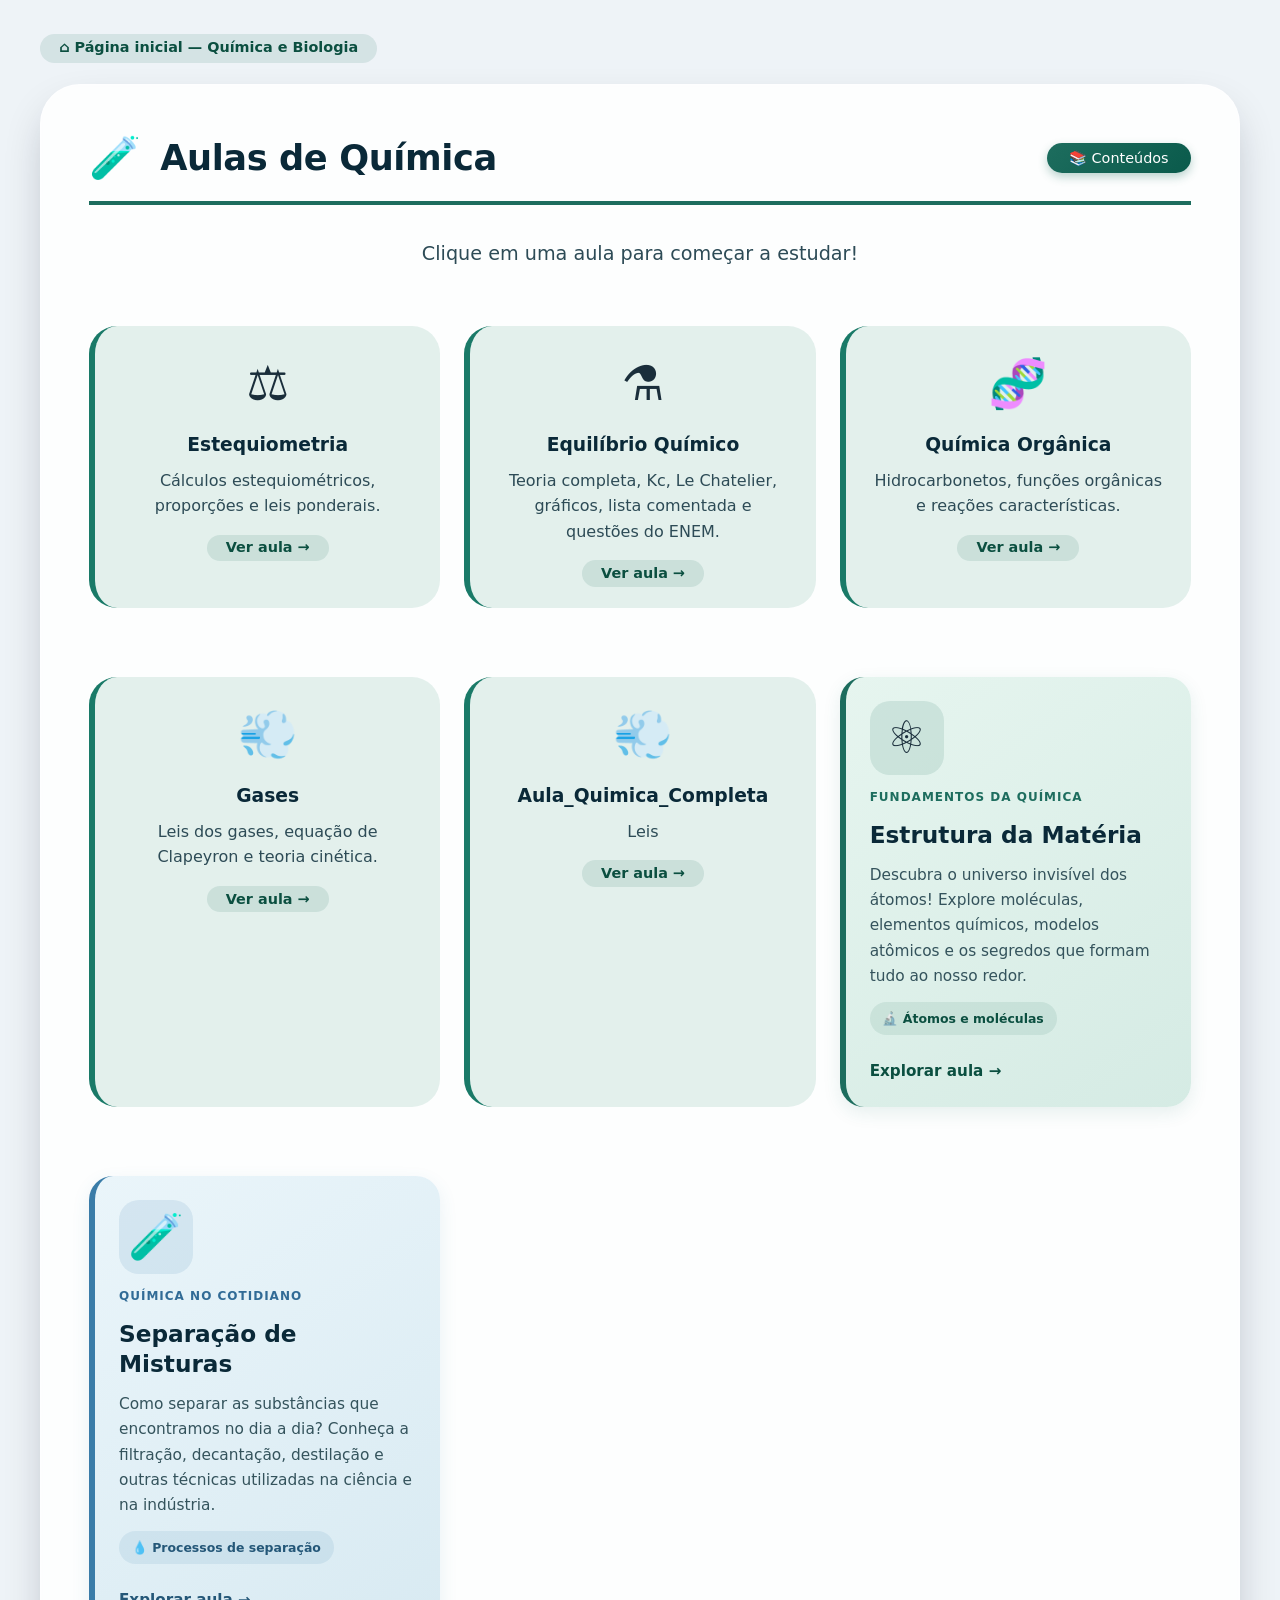
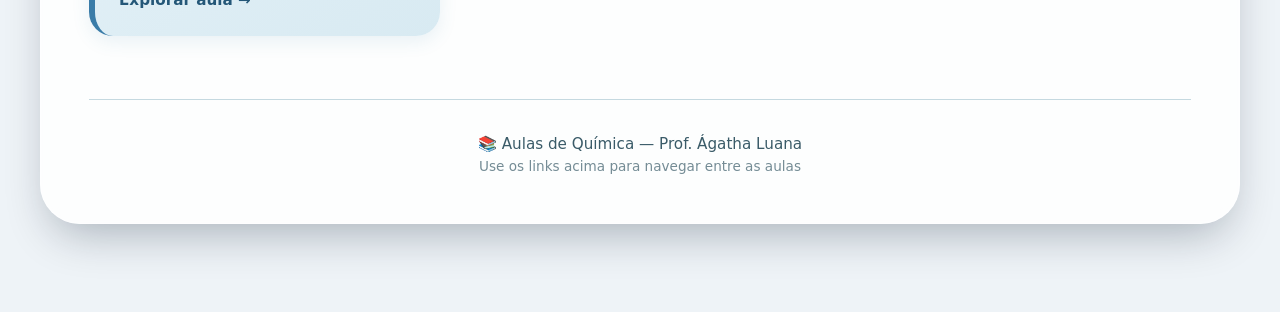
<file: Quimica.html>
<!DOCTYPE html>
<html lang="pt-br">

<head>
    <meta charset="UTF-8">
    <meta name="viewport" content="width=device-width, initial-scale=1.0">

    <title>📚 Aulas de Química - Agatha</title>

    <link rel="stylesheet" href="styles.css">
</head>

<body>
    <div class="slide-container"><nav style="margin-bottom:1.2rem"><a class="tag" href="index.html">⌂ Página inicial — Química e Biologia</a></nav>

        <!-- ============================================ -->
        <!-- SLIDE PRINCIPAL - MENU DE AULAS              -->
        <!-- ============================================ -->

        <section class="slide">

            <div class="slide-header">
                <span class="icon-big">🧪</span>
                <h2>Aulas de Química</h2>
                <span class="badge">📚 Conteúdos</span>
            </div>

            <div class="text-block" style="text-align: center; margin-bottom: 2rem;">

                <p style="font-size: 1.2rem; color: var(--text-muted);">
                    Clique em uma aula para começar a estudar!
                </p>
            </div>

            <!-- GRID DE CARDS -->

            <div style="
                display: grid;
                grid-template-columns: repeat(auto-fit, minmax(min(100%, 260px), 1fr));
                gap: 1.5rem;
                margin-top: 1rem;
            ">

                <!-- =================================== -->
                <!-- CARD: ESTEQUIOMETRIA                -->
                <!-- =================================== -->

                <div class="highlight-box" style="text-align: center; cursor: pointer; transition: transform 0.2s;">

                    <a href="Estequiometria.html"
                        style="text-decoration: none; border-bottom: none; color: inherit; display: block;">

                        <span style="font-size: 3rem; display: block;">⚖️</span>

                        <h3 style="color: var(--text-dark); margin: 0.5rem 0;">
                            Estequiometria
                        </h3>

                        <p style="margin: 0.5rem 0; color: var(--text-muted);">
                            Cálculos estequiométricos, proporções e leis ponderais.
                        </p>

                        <span class="tag" style="margin-top: 0.5rem;">
                            Ver aula →
                        </span>
                    </a>
                </div>

                <!-- =================================== -->
                <!-- NOVO CARD: EQUILÍBRIO QUÍMICO       -->
                <!-- =================================== -->
                <div class="highlight-box" style="text-align: center; cursor: pointer; transition: transform 0.2s;">
                    <a href="EquilibrioQuimico.html" style="text-decoration: none; border-bottom: none; color: inherit; display: block;">
                        <span style="font-size: 3rem; display: block;">⚗️</span>
                        <h3 style="color: var(--text-dark); margin: 0.5rem 0;">Equilíbrio Químico</h3>
                        <p style="margin: 0.5rem 0; color: var(--text-muted);">Teoria completa, Kc, Le Chatelier, gráficos, lista comentada e questões do ENEM.</p>
                        <span class="tag" style="margin-top: 0.5rem;">Ver aula →</span>
                    </a>
                </div>

                <!-- =================================== -->
                <!-- CARD: QUÍMICA ORGÂNICA              -->
                <!-- =================================== -->

                <div class="highlight-box" style="text-align: center; cursor: pointer; transition: transform 0.2s;">

                    <a href="QuimicaOrganica.html"
                        style="text-decoration: none; border-bottom: none; color: inherit; display: block;">

                        <span style="font-size: 3rem; display: block;">🧬</span>

                        <h3 style="color: var(--text-dark); margin: 0.5rem 0;">
                            Química Orgânica
                        </h3>

                        <p style="margin: 0.5rem 0; color: var(--text-muted);">
                            Hidrocarbonetos, funções orgânicas e reações características.
                        </p>

                        <span class="tag" style="margin-top: 0.5rem;">
                            Ver aula →
                        </span>
                    </a>
                </div>

                <!-- =================================== -->
                <!-- CARD: GASES                         -->
                <!-- =================================== -->

                <div class="highlight-box" style="text-align: center; cursor: pointer; transition: transform 0.2s;">

                    <a href="Gases.html"
                        style="text-decoration: none; border-bottom: none; color: inherit; display: block;">

                        <span style="font-size: 3rem; display: block;">💨</span>

                        <h3 style="color: var(--text-dark); margin: 0.5rem 0;">
                            Gases
                        </h3>

                        <p style="margin: 0.5rem 0; color: var(--text-muted);">
                            Leis dos gases, equação de Clapeyron e teoria cinética.
                        </p>

                        <span class="tag" style="margin-top: 0.5rem;">
                            Ver aula →
                        </span>
                    </a>
                </div>

                <!-- =================================== -->
                <!-- CARD: GASES                         -->
                <!-- =================================== -->

                <div class="highlight-box" style="text-align: center; cursor: pointer; transition: transform 0.2s;">

                    <a href="Aula_Completa.html"
                        style="text-decoration: none; border-bottom: none; color: inherit; display: block;">

                        <span style="font-size: 3rem; display: block;">💨</span>

                        <h3 style="color: var(--text-dark); margin: 0.5rem 0;">
                            Aula_Quimica_Completa
                        </h3>

                        <p style="margin: 0.5rem 0; color: var(--text-muted);">
                            Leis
                        </p>

                        <span class="tag" style="margin-top: 0.5rem;">
                            Ver aula →
                        </span>
                    </a>
                </div>

                <!-- =================================== -->
                <!-- NOVO CARD: ESTRUTURA DA MATÉRIA      -->
                <!-- =================================== -->

                <div class="highlight-box" style="
                        background: linear-gradient(
                            145deg,
                            #e6f5ef,
                            #d5ebe4
                        );
                        border-left: 6px solid #1d6d5e;
                        border-radius: 24px;
                        padding: 1.5rem;
                        box-shadow: 0 6px 18px rgba(29,109,94,0.10);
                        transition: transform 0.25s ease,
                                    box-shadow 0.25s ease;
                     ">

                    <a href="Estrutura_da_Materia.html" style="
                            display: flex;
                            flex-direction: column;
                            align-items: flex-start;
                            gap: 0.8rem;
                            height: 100%;
                            color: inherit;
                            text-decoration: none;
                            border-bottom: none;
                       ">

                        <!-- ÍCONE -->

                        <span style="
                            font-size: 2.8rem;
                            background: rgba(29,109,94,0.12);
                            width: 74px;
                            height: 74px;
                            display: flex;
                            align-items: center;
                            justify-content: center;
                            border-radius: 20px;
                        ">
                            ⚛️
                        </span>

                        <!-- CATEGORIA -->

                        <span style="
                            color: #1d6d5e;
                            font-size: 0.75rem;
                            font-weight: 800;
                            letter-spacing: 1px;
                        ">
                            FUNDAMENTOS DA QUÍMICA
                        </span>

                        <!-- TÍTULO -->

                        <h3 style="
                            font-size: 1.45rem;
                            color: #0a2938;
                            margin: 0;
                            line-height: 1.3;
                        ">
                            Estrutura da Matéria
                        </h3>

                        <!-- DESCRIÇÃO -->

                        <p style="
                            color: #34535c;
                            font-size: 0.96rem;
                            line-height: 1.65;
                            margin: 0;
                        ">
                            Descubra o universo invisível dos átomos!
                            Explore moléculas, elementos químicos,
                            modelos atômicos e os segredos que formam
                            tudo ao nosso redor.
                        </p>

                        <!-- TÓPICOS -->

                        <span style="
                            background: rgba(29,109,94,0.10);
                            color: #0b4f40;
                            padding: 0.4rem 0.8rem;
                            border-radius: 30px;
                            font-size: 0.78rem;
                            font-weight: 600;
                        ">
                            🔬 Átomos e moléculas
                        </span>

                        <!-- LINK -->

                        <span style="
                            margin-top: auto;
                            padding-top: 0.7rem;
                            color: #0b4f40;
                            font-weight: 700;
                            font-size: 0.95rem;
                        ">
                            Explorar aula →
                        </span>

                    </a>
                </div>

                <!-- =================================== -->
                <!-- NOVO CARD: SEPARAÇÃO DE MISTURAS     -->
                <!-- =================================== -->

                <div class="highlight-box" style="
                        background: linear-gradient(
                            145deg,
                            #eaf5fa,
                            #d8eaf2
                        );
                        border-left: 6px solid #3a7ca8;
                        border-radius: 24px;
                        padding: 1.5rem;
                        box-shadow: 0 6px 18px rgba(58,124,168,0.10);
                        transition: transform 0.25s ease,
                                    box-shadow 0.25s ease;
                     ">

                    <a href="Separacao_de_Misturas.html" style="
                            display: flex;
                            flex-direction: column;
                            align-items: flex-start;
                            gap: 0.8rem;
                            height: 100%;
                            color: inherit;
                            text-decoration: none;
                            border-bottom: none;
                       ">

                        <!-- ÍCONE -->

                        <span style="
                            font-size: 2.8rem;
                            background: rgba(58,124,168,0.12);
                            width: 74px;
                            height: 74px;
                            display: flex;
                            align-items: center;
                            justify-content: center;
                            border-radius: 20px;
                        ">
                            🧪
                        </span>

                        <!-- CATEGORIA -->

                        <span style="
                            color: #316b96;
                            font-size: 0.75rem;
                            font-weight: 800;
                            letter-spacing: 1px;
                        ">
                            QUÍMICA NO COTIDIANO
                        </span>

                        <!-- TÍTULO -->

                        <h3 style="
                            font-size: 1.45rem;
                            color: #0a2938;
                            margin: 0;
                            line-height: 1.3;
                        ">
                            Separação de Misturas
                        </h3>

                        <!-- DESCRIÇÃO -->

                        <p style="
                            color: #34535c;
                            font-size: 0.96rem;
                            line-height: 1.65;
                            margin: 0;
                        ">
                            Como separar as substâncias que encontramos
                            no dia a dia? Conheça a filtração,
                            decantação, destilação e outras técnicas
                            utilizadas na ciência e na indústria.
                        </p>

                        <!-- TÓPICOS -->

                        <span style="
                            background: rgba(58,124,168,0.11);
                            color: #245778;
                            padding: 0.4rem 0.8rem;
                            border-radius: 30px;
                            font-size: 0.78rem;
                            font-weight: 600;
                        ">
                            💧 Processos de separação
                        </span>

                        <!-- LINK -->

                        <span style="
                            margin-top: auto;
                            padding-top: 0.7rem;
                            color: #245778;
                            font-weight: 700;
                            font-size: 0.95rem;
                        ">
                            Explorar aula →
                        </span>

                    </a>
                </div>

            </div>

            <!-- =================================== -->
            <!-- RODAPÉ                            -->
            <!-- =================================== -->

            <div class="footer-note" style="margin-top: 2.5rem;">

                <p>📚 Aulas de Química — Prof. Ágatha Luana</p>

                <p style="
                    font-size: 0.85rem;
                    opacity: 0.7;
                ">
                    Use os links acima para navegar entre as aulas
                </p>

            </div>

        </section>

    </div>
</body>

</html>
</file>
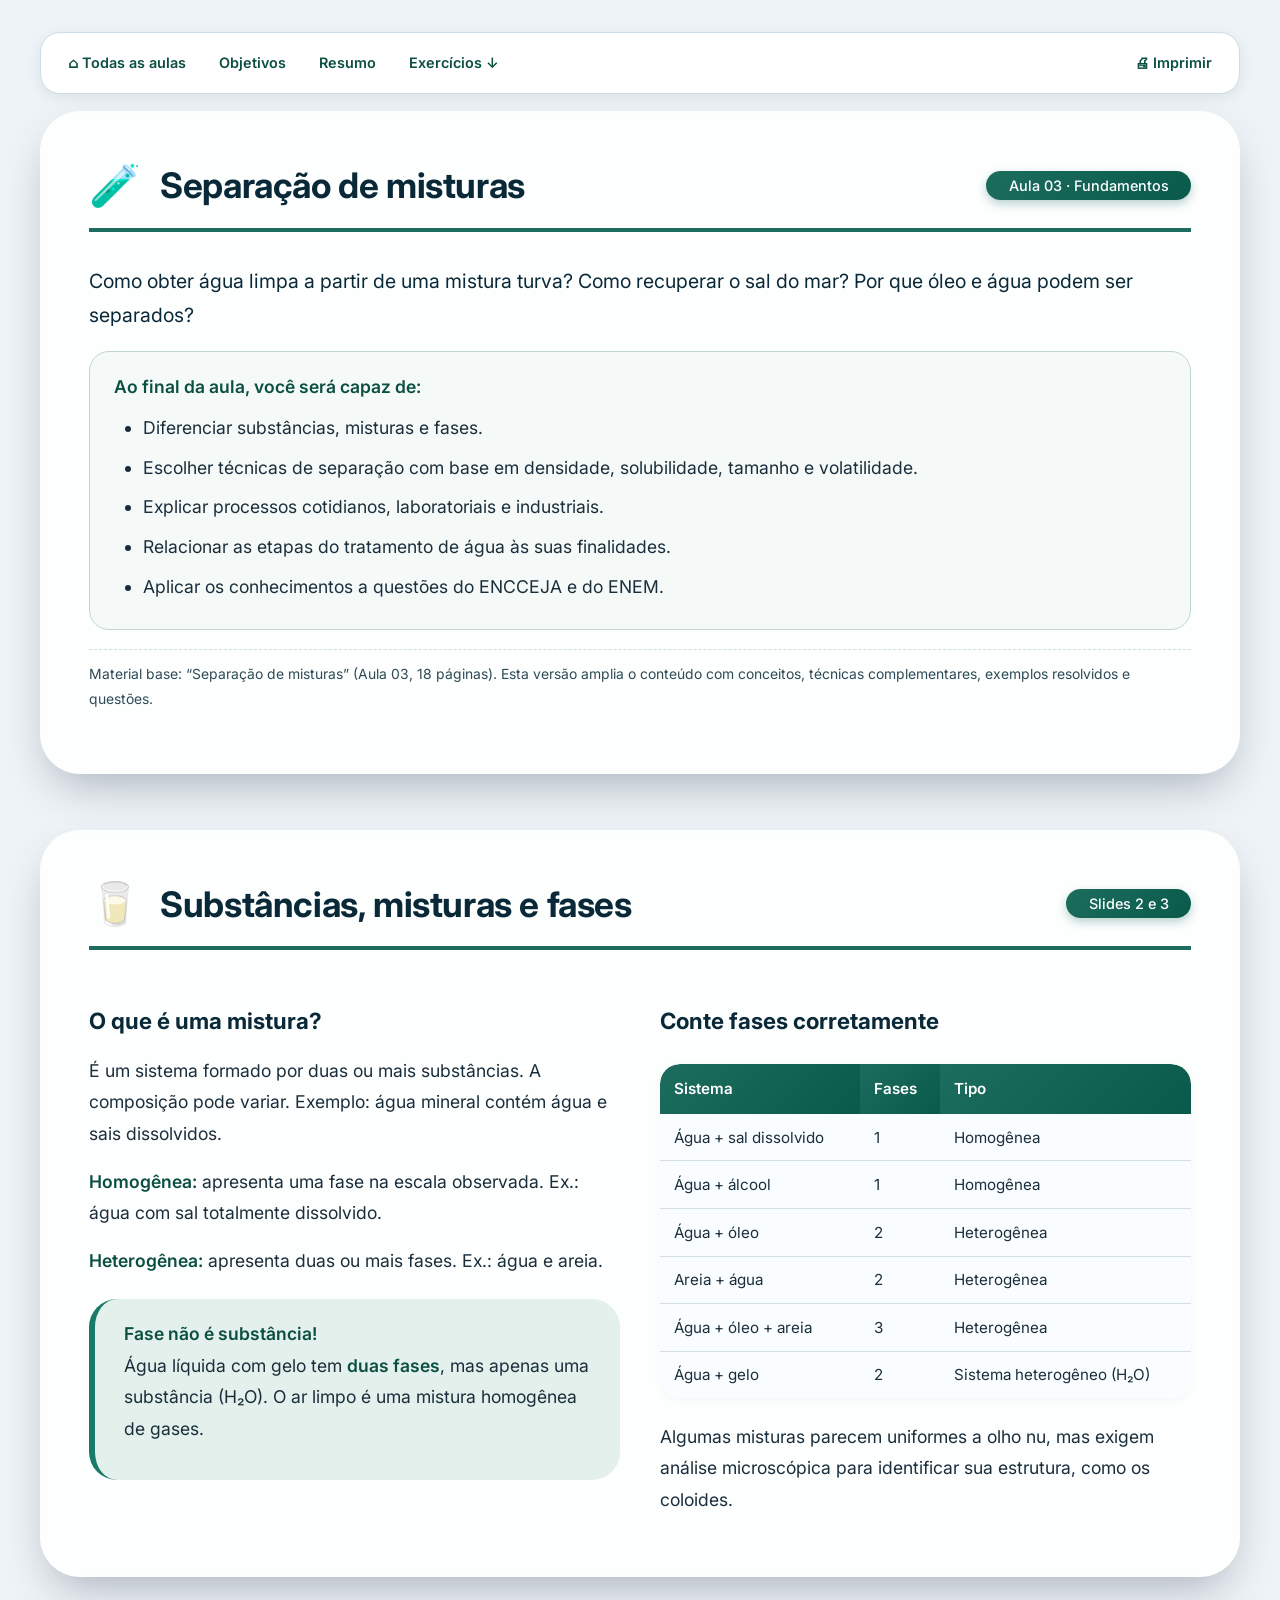
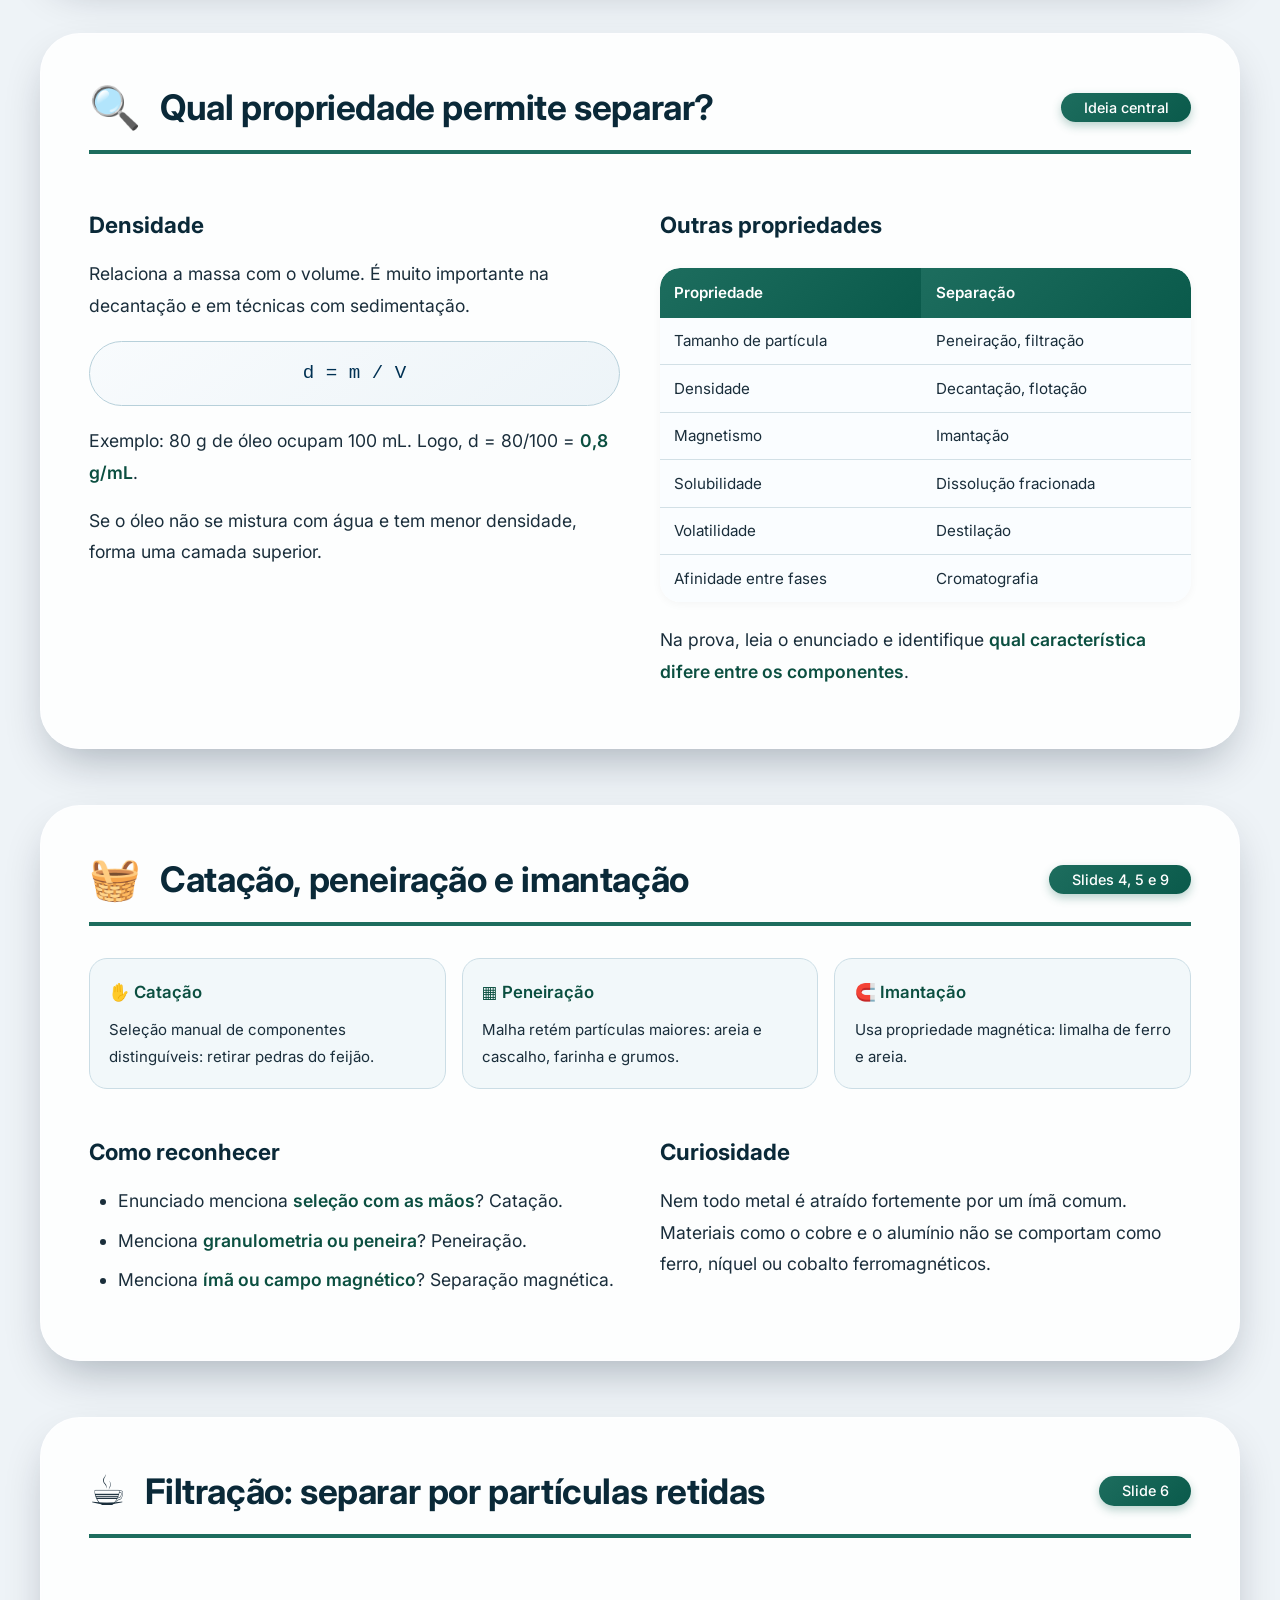
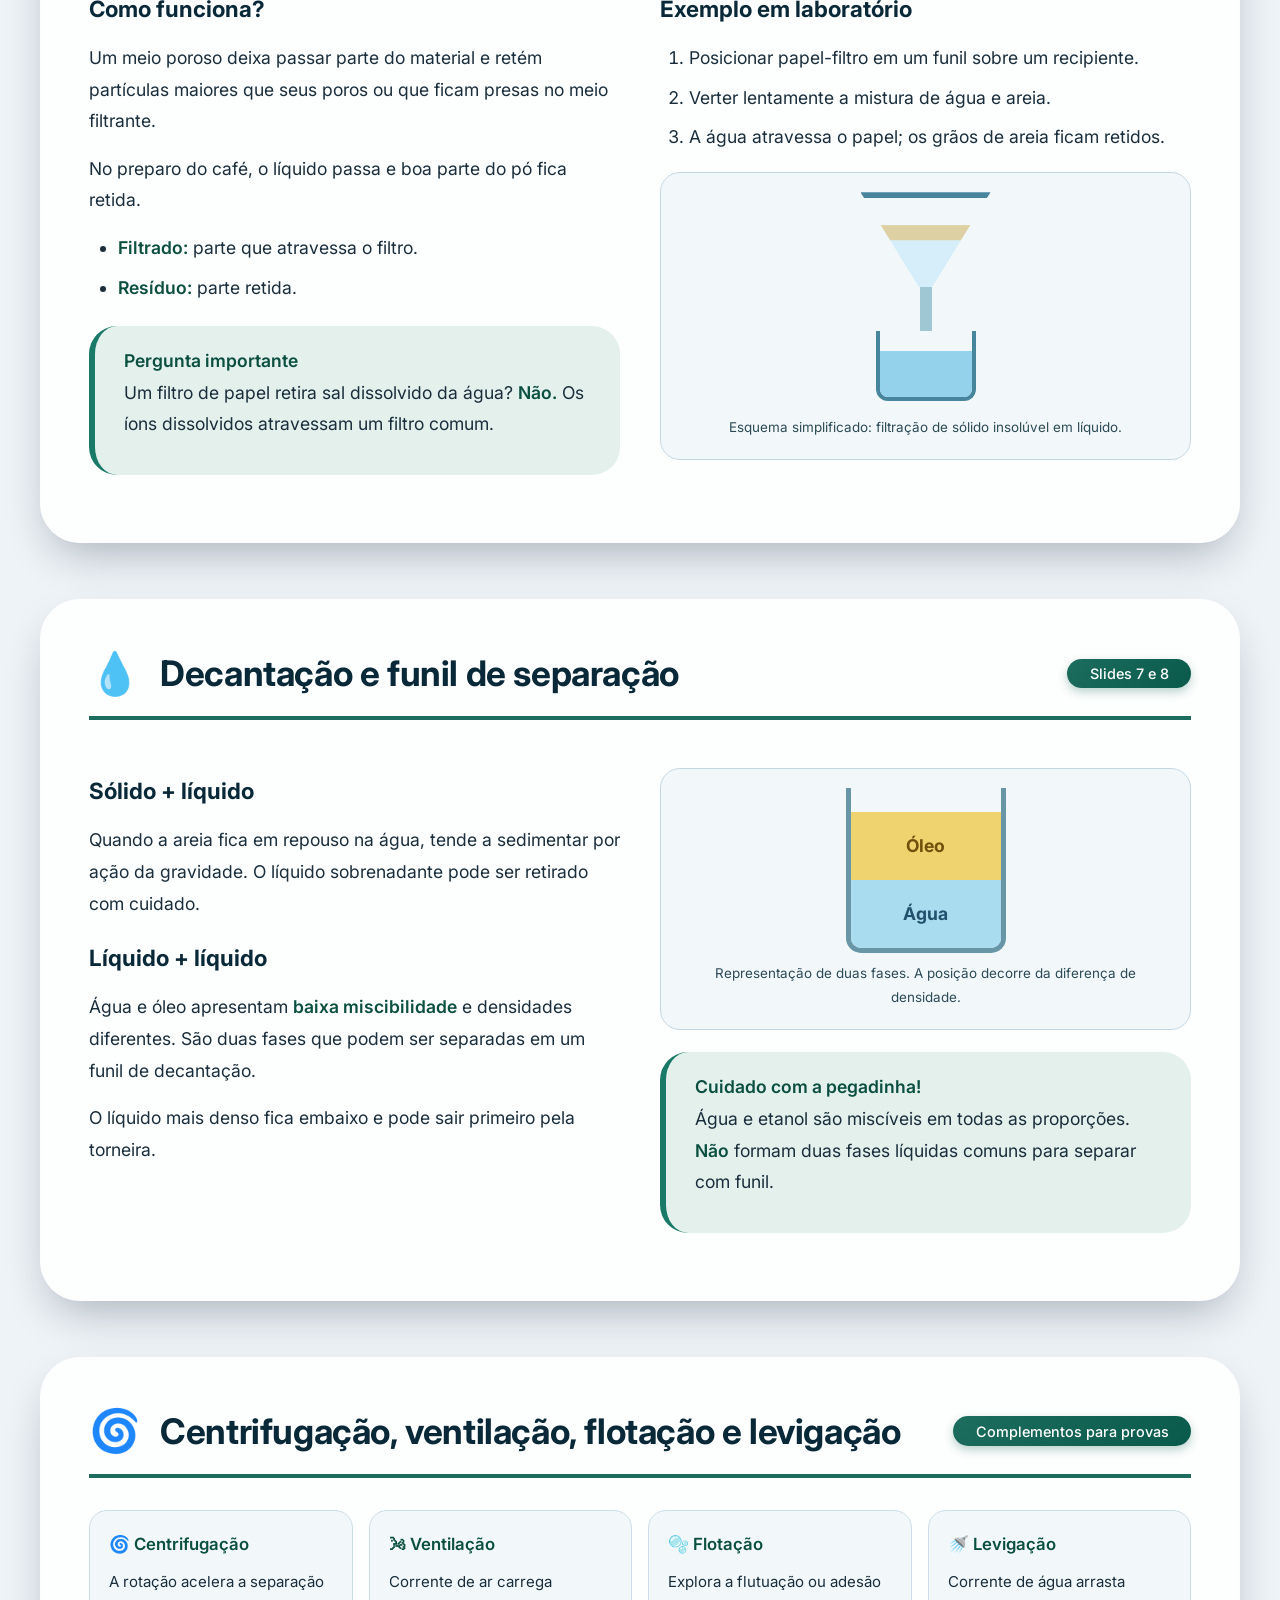
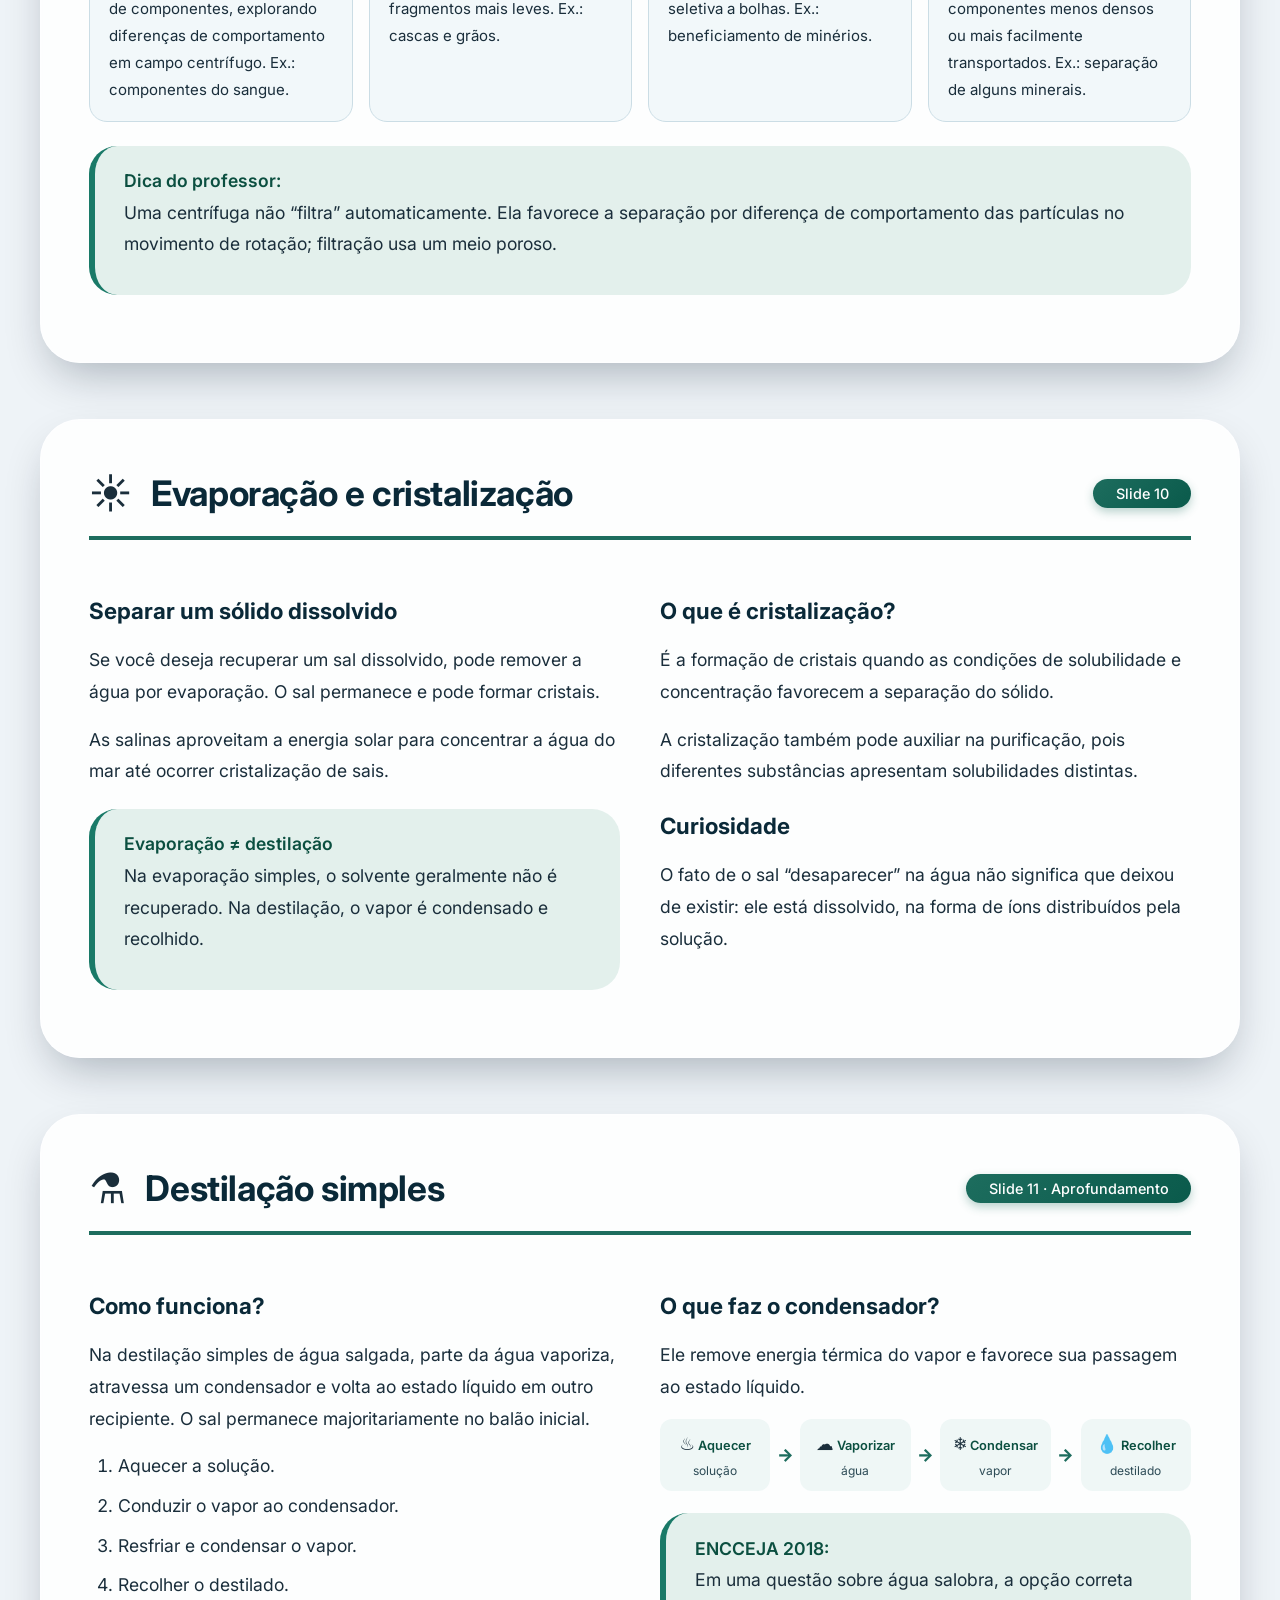
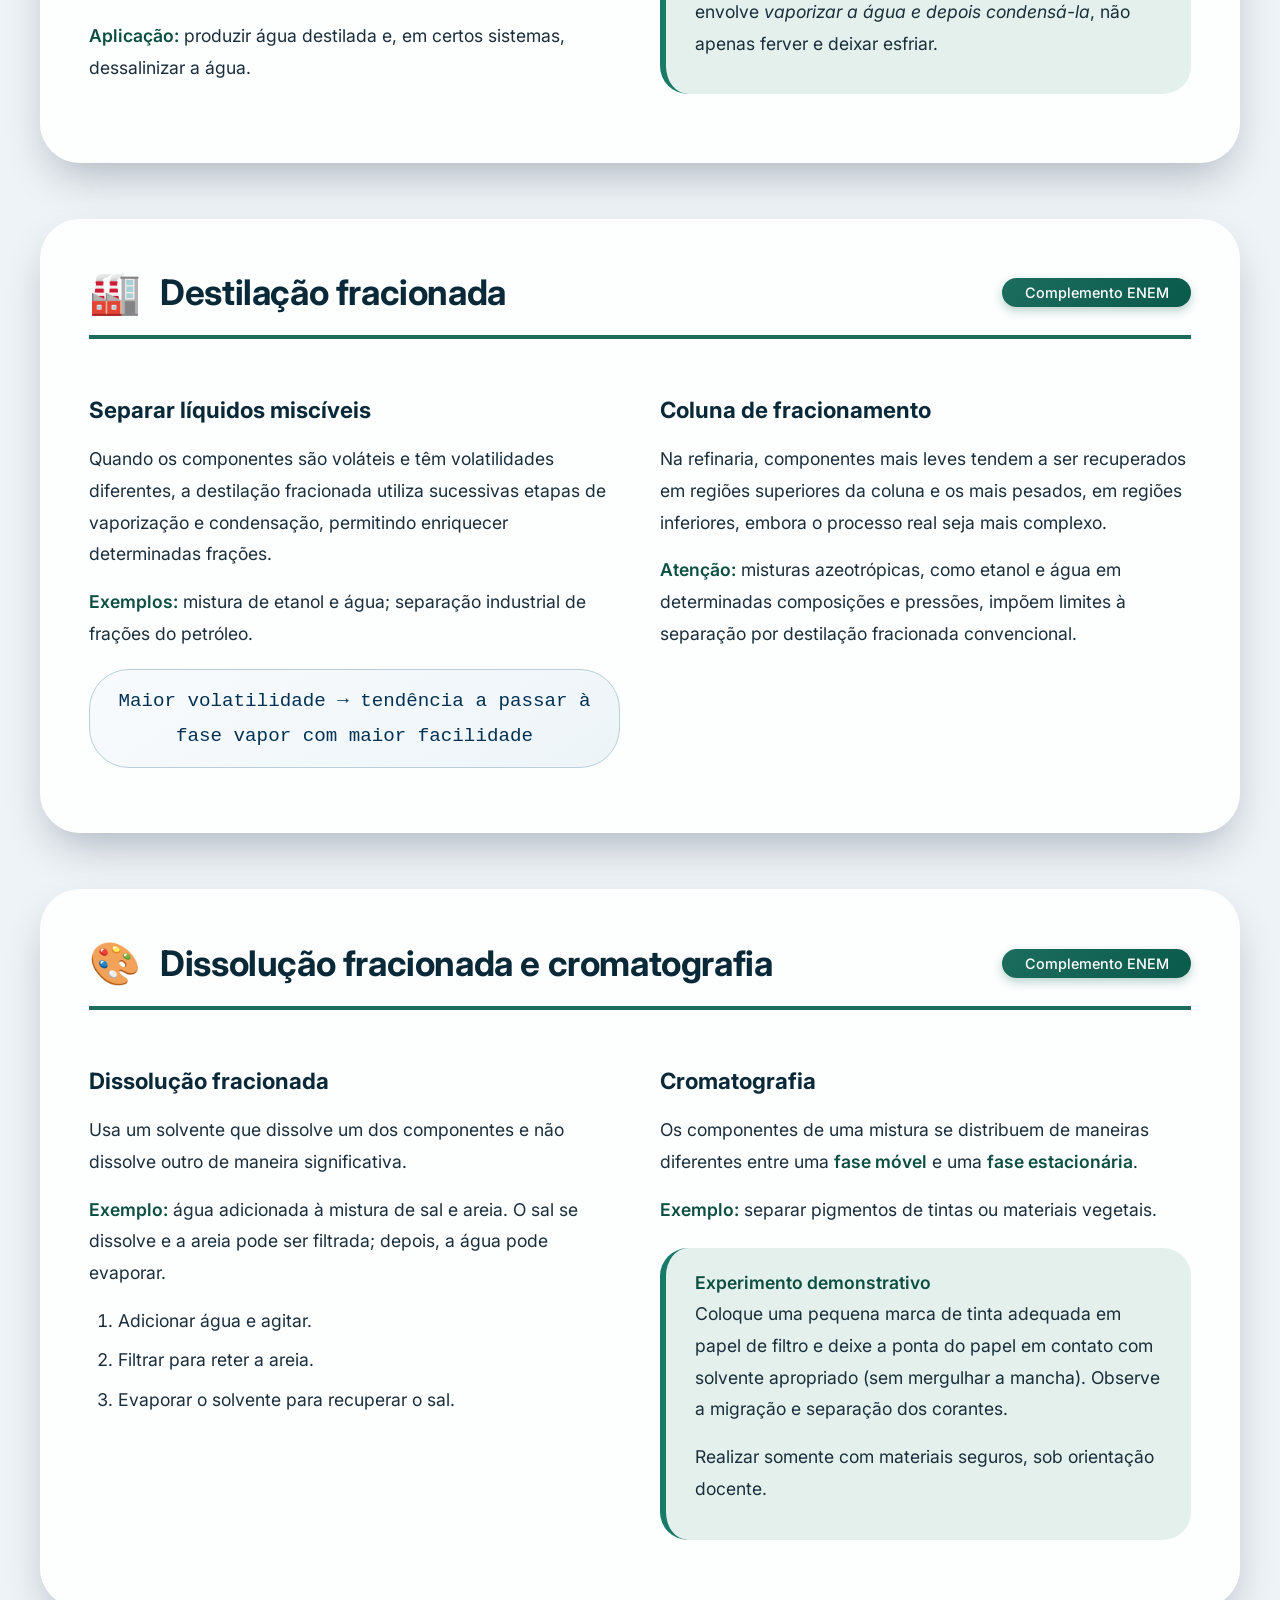
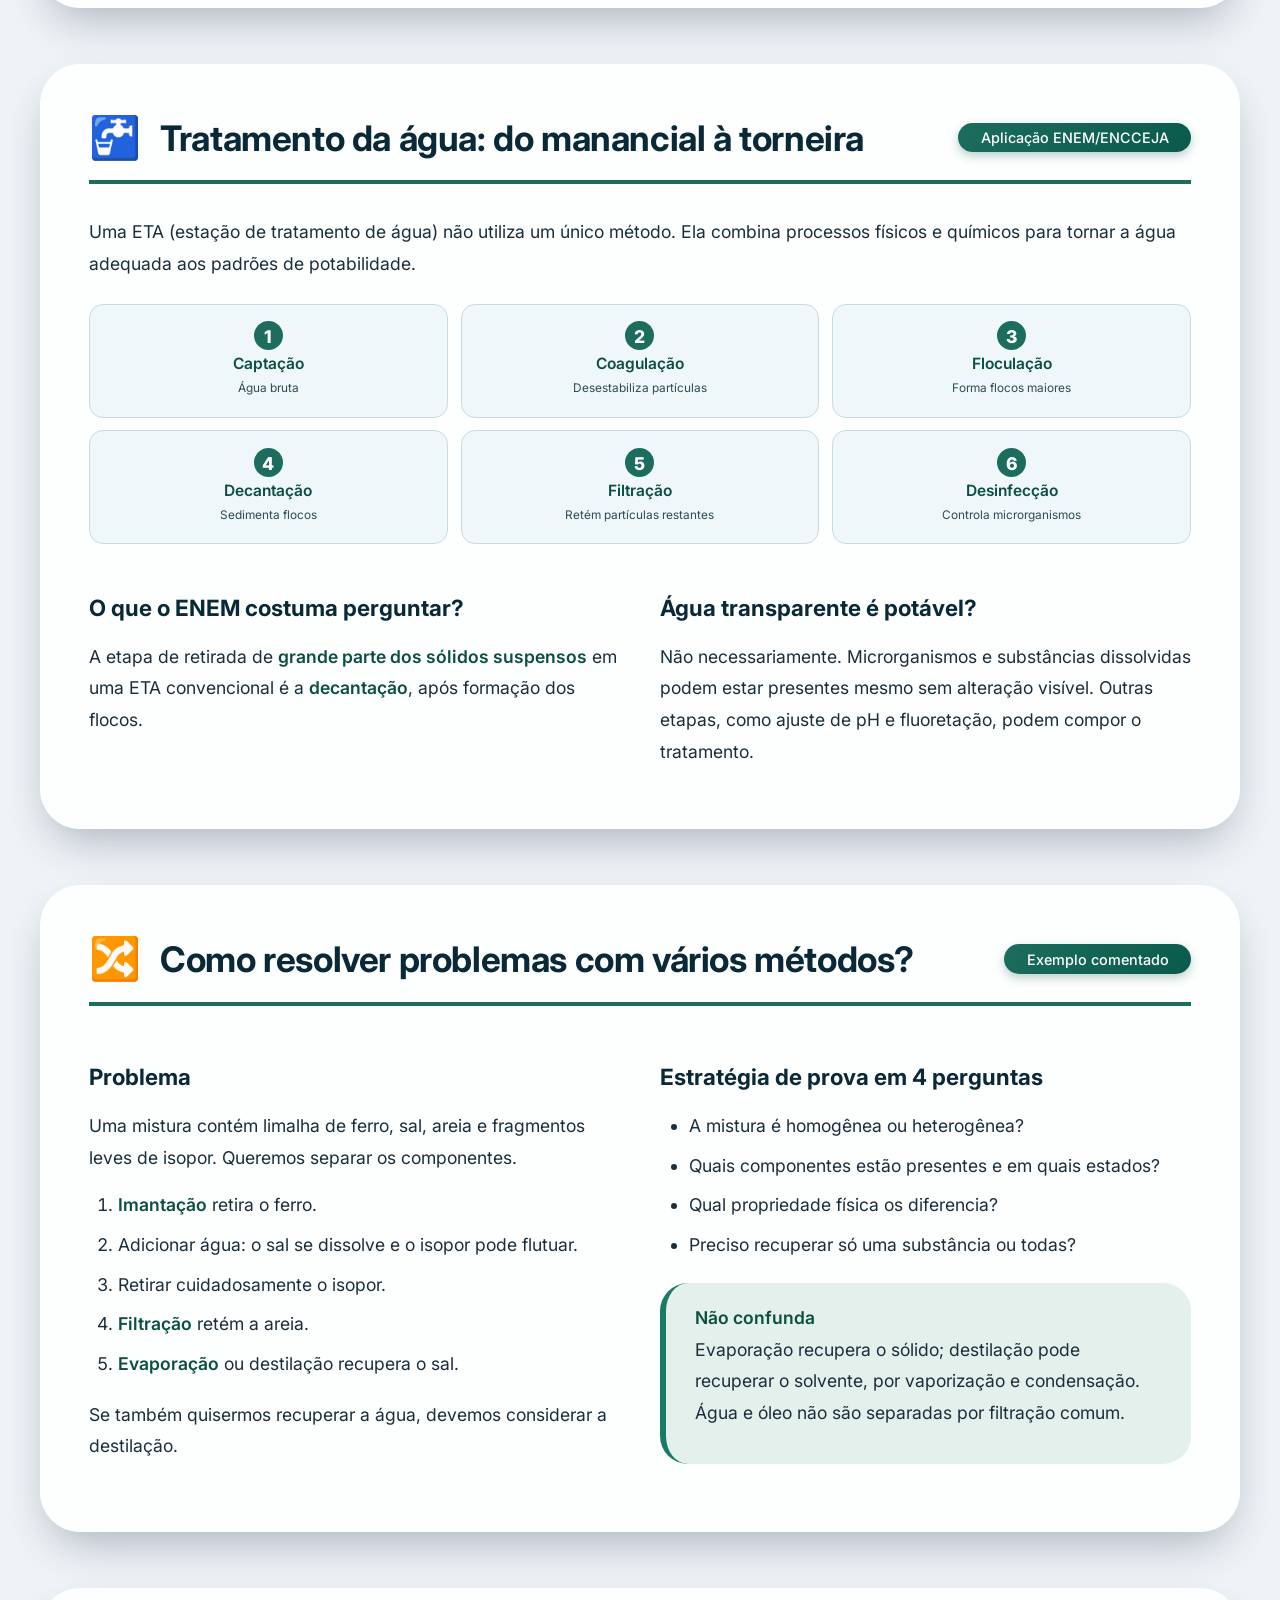
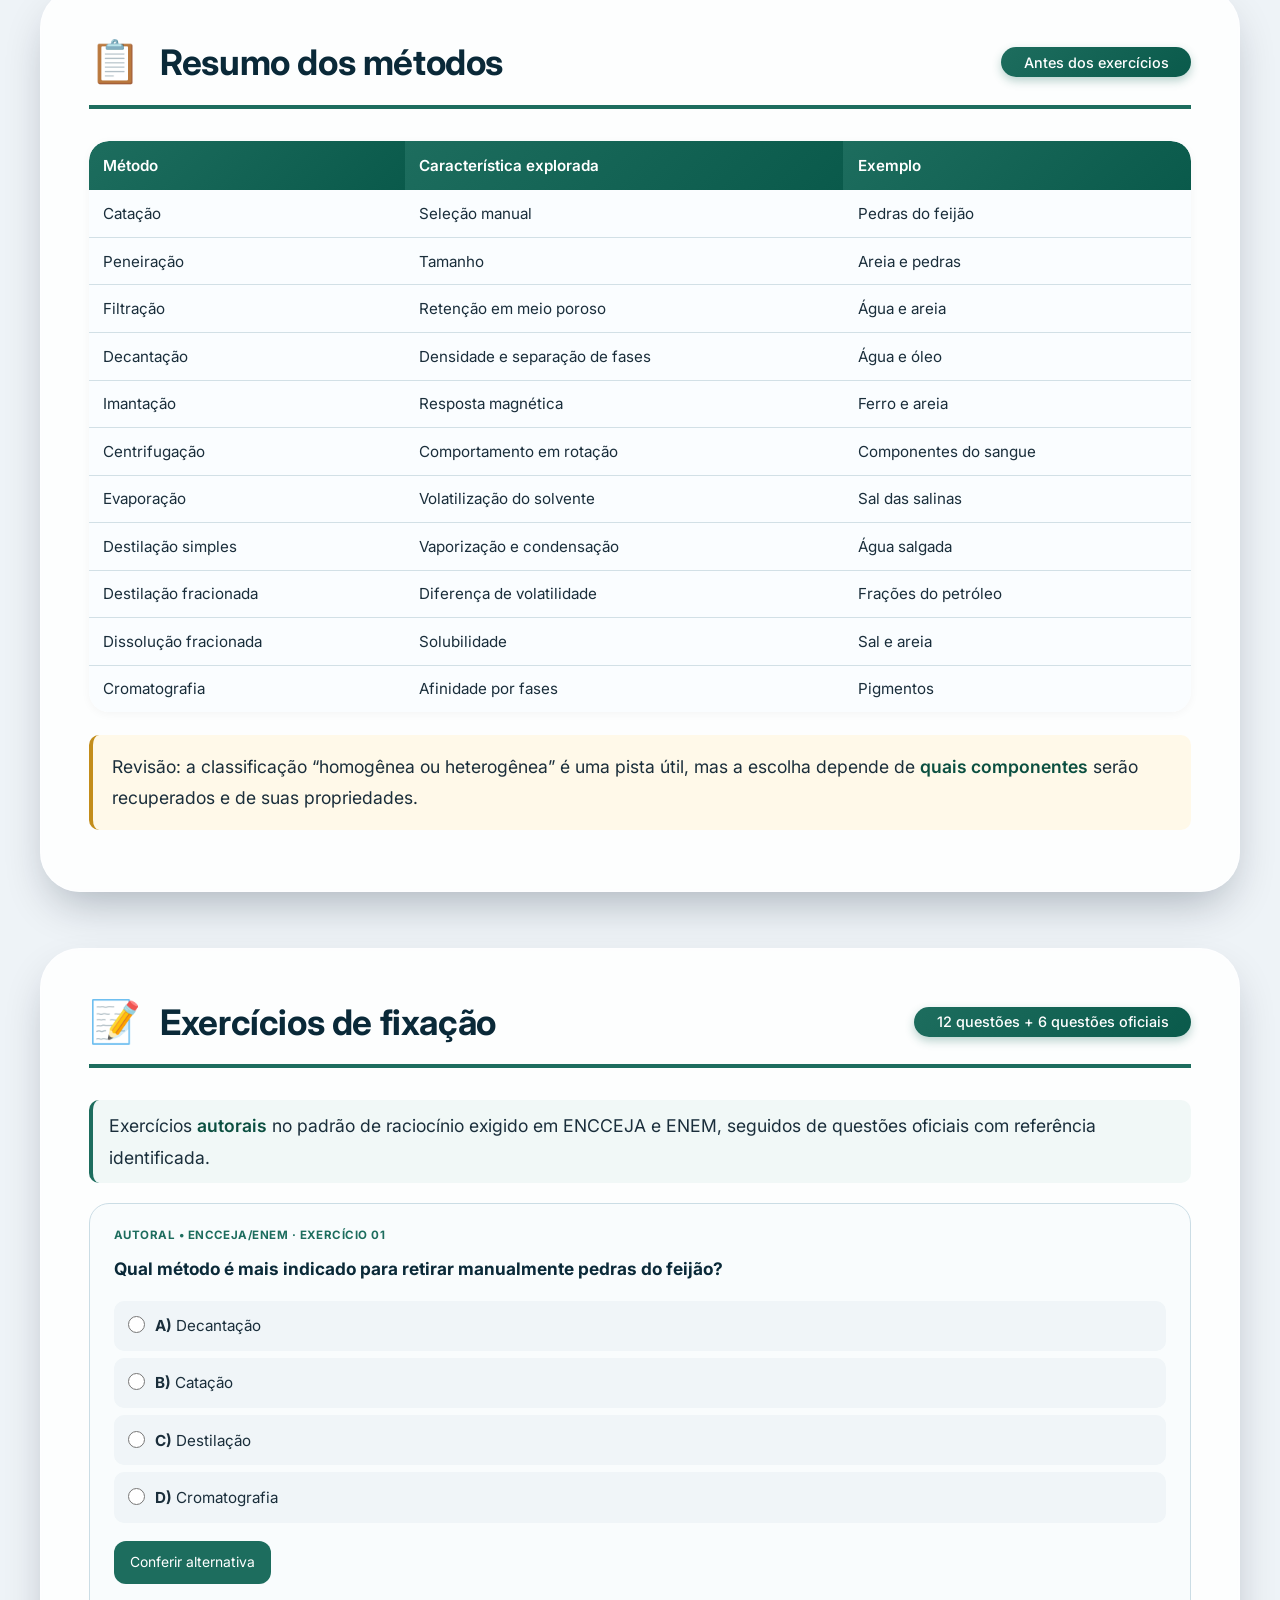
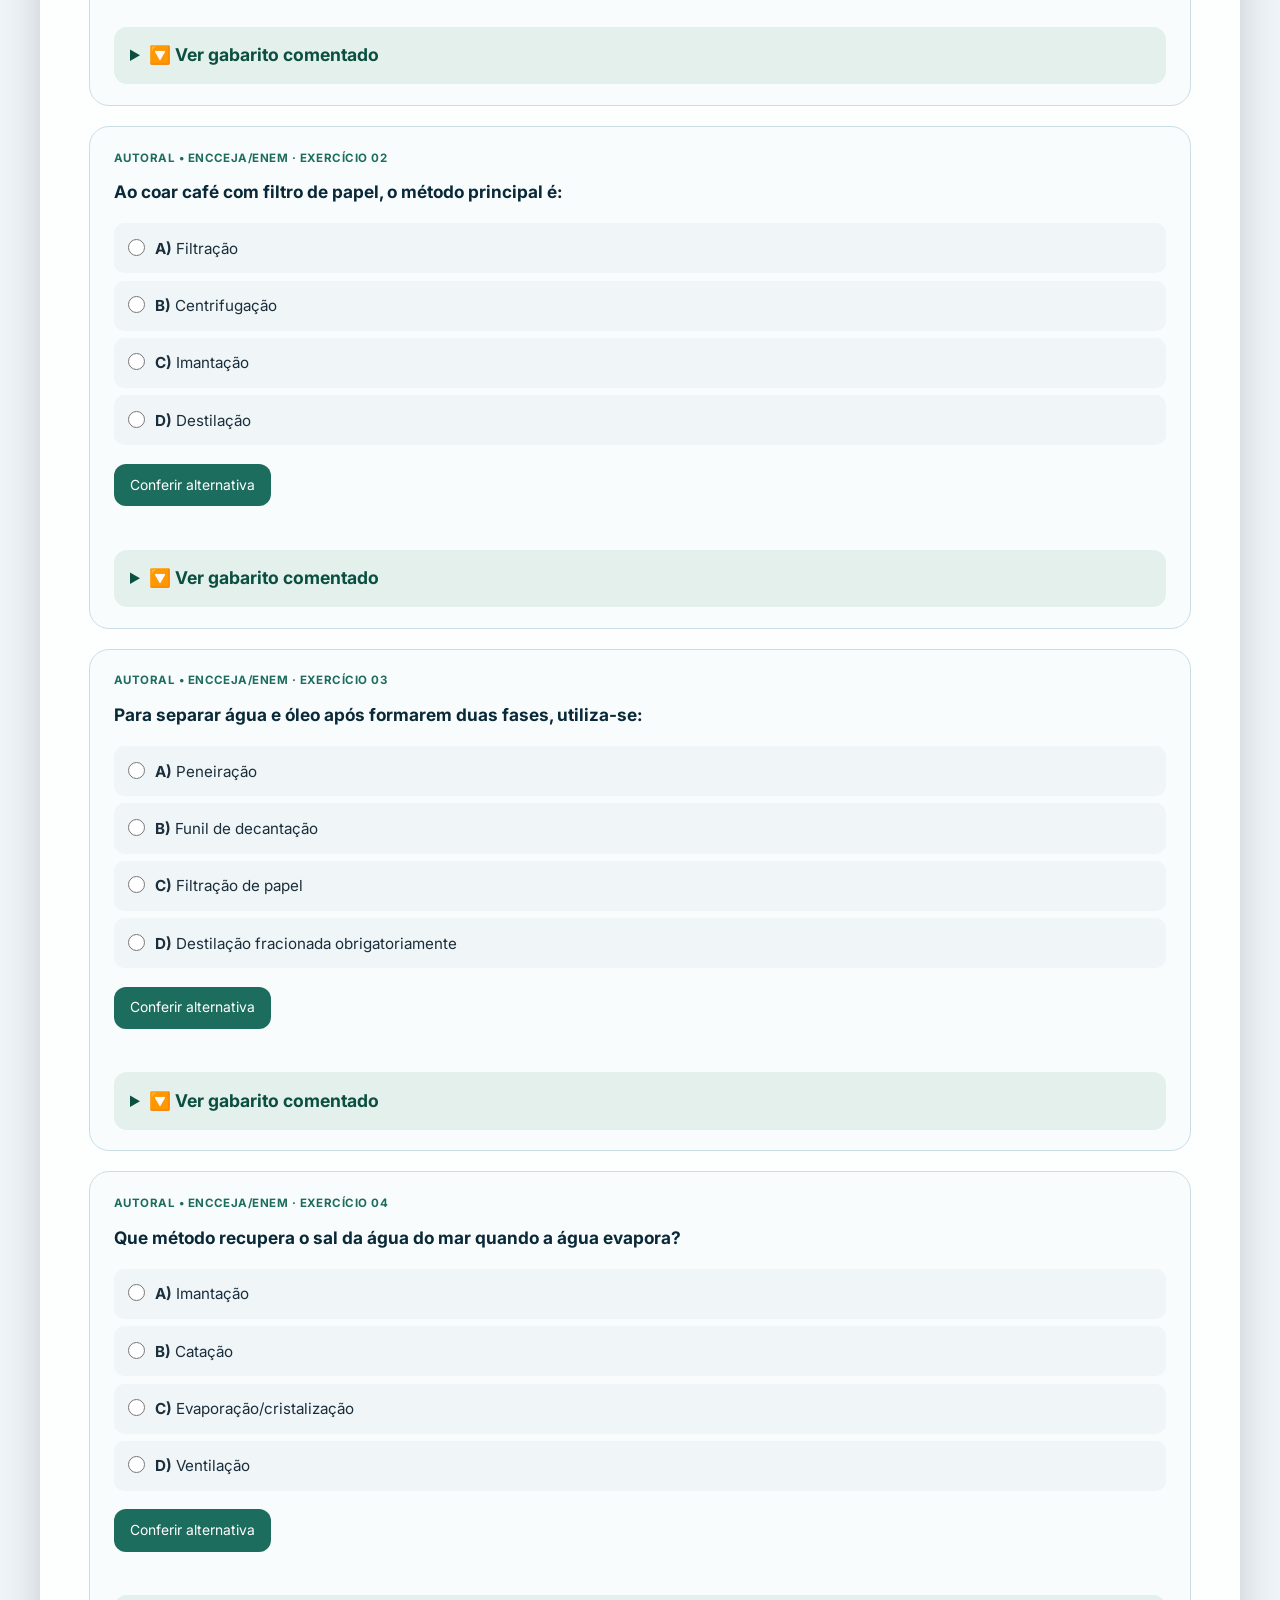
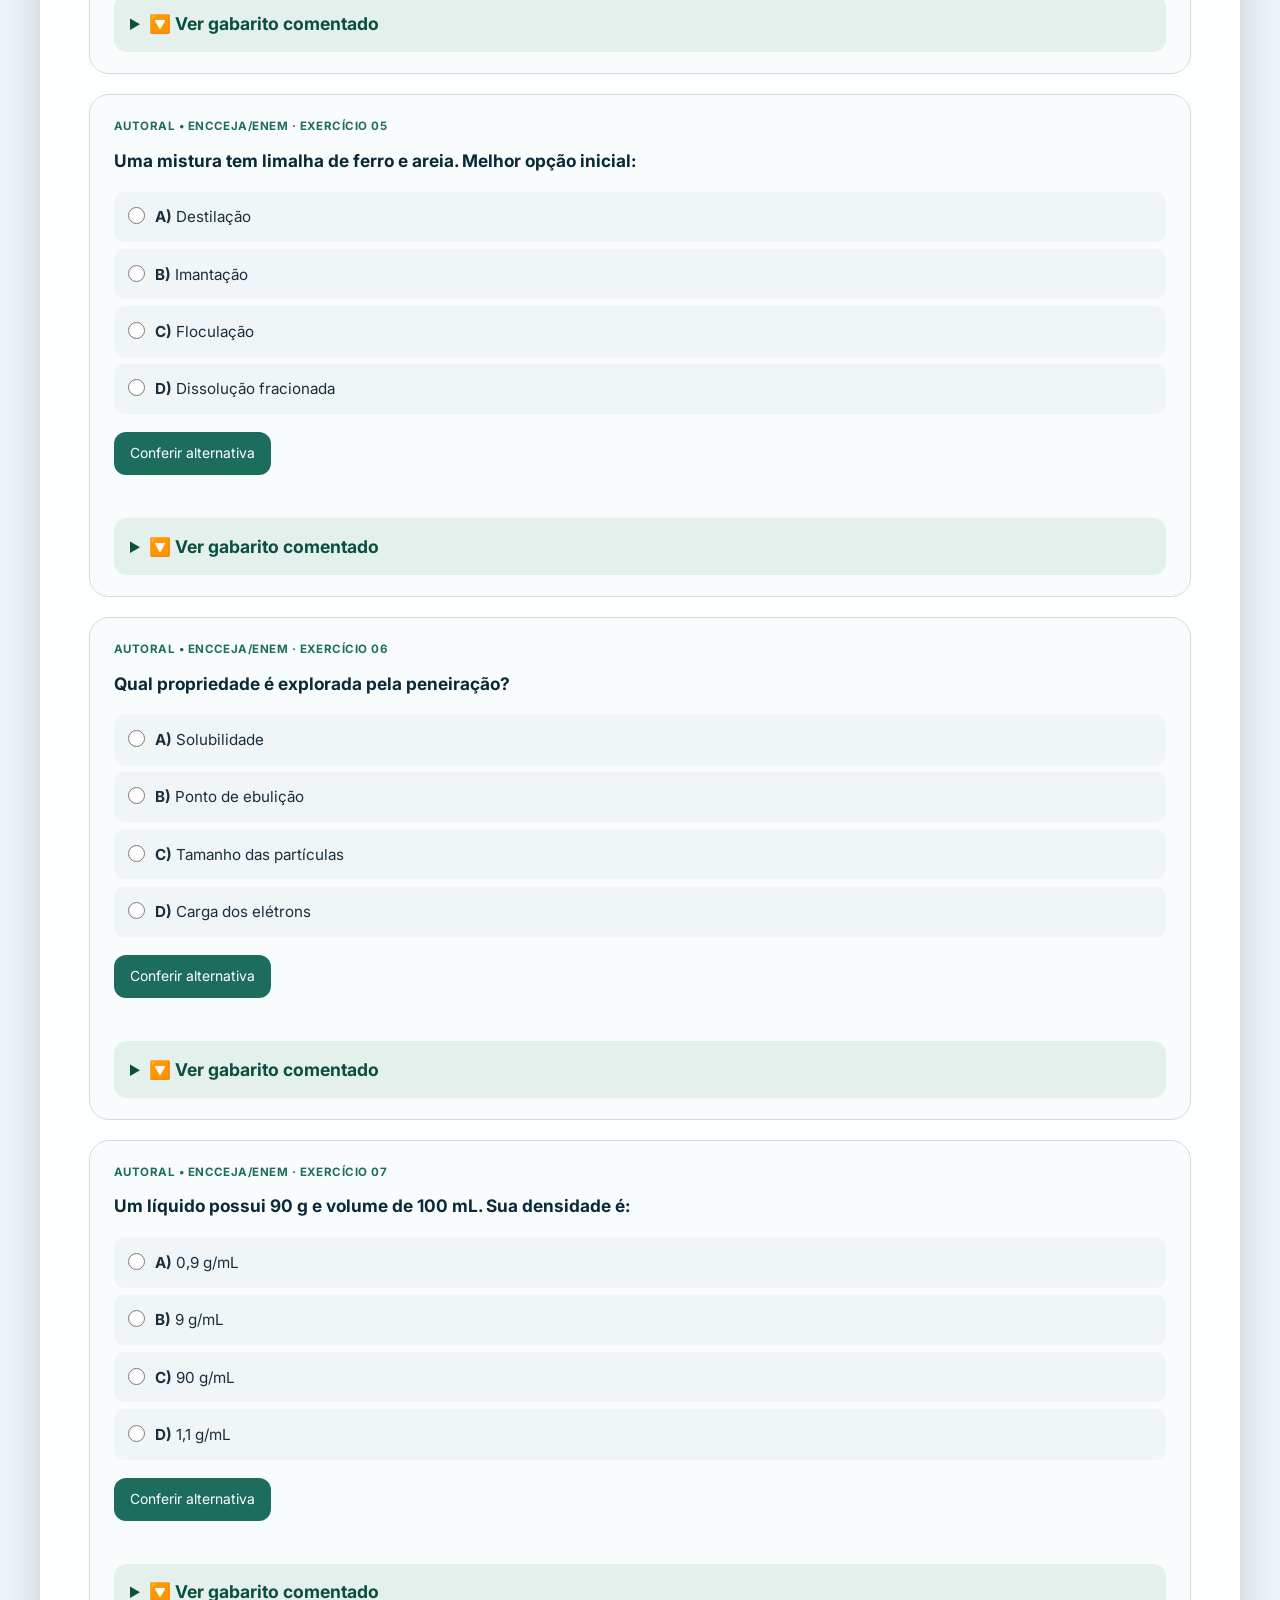
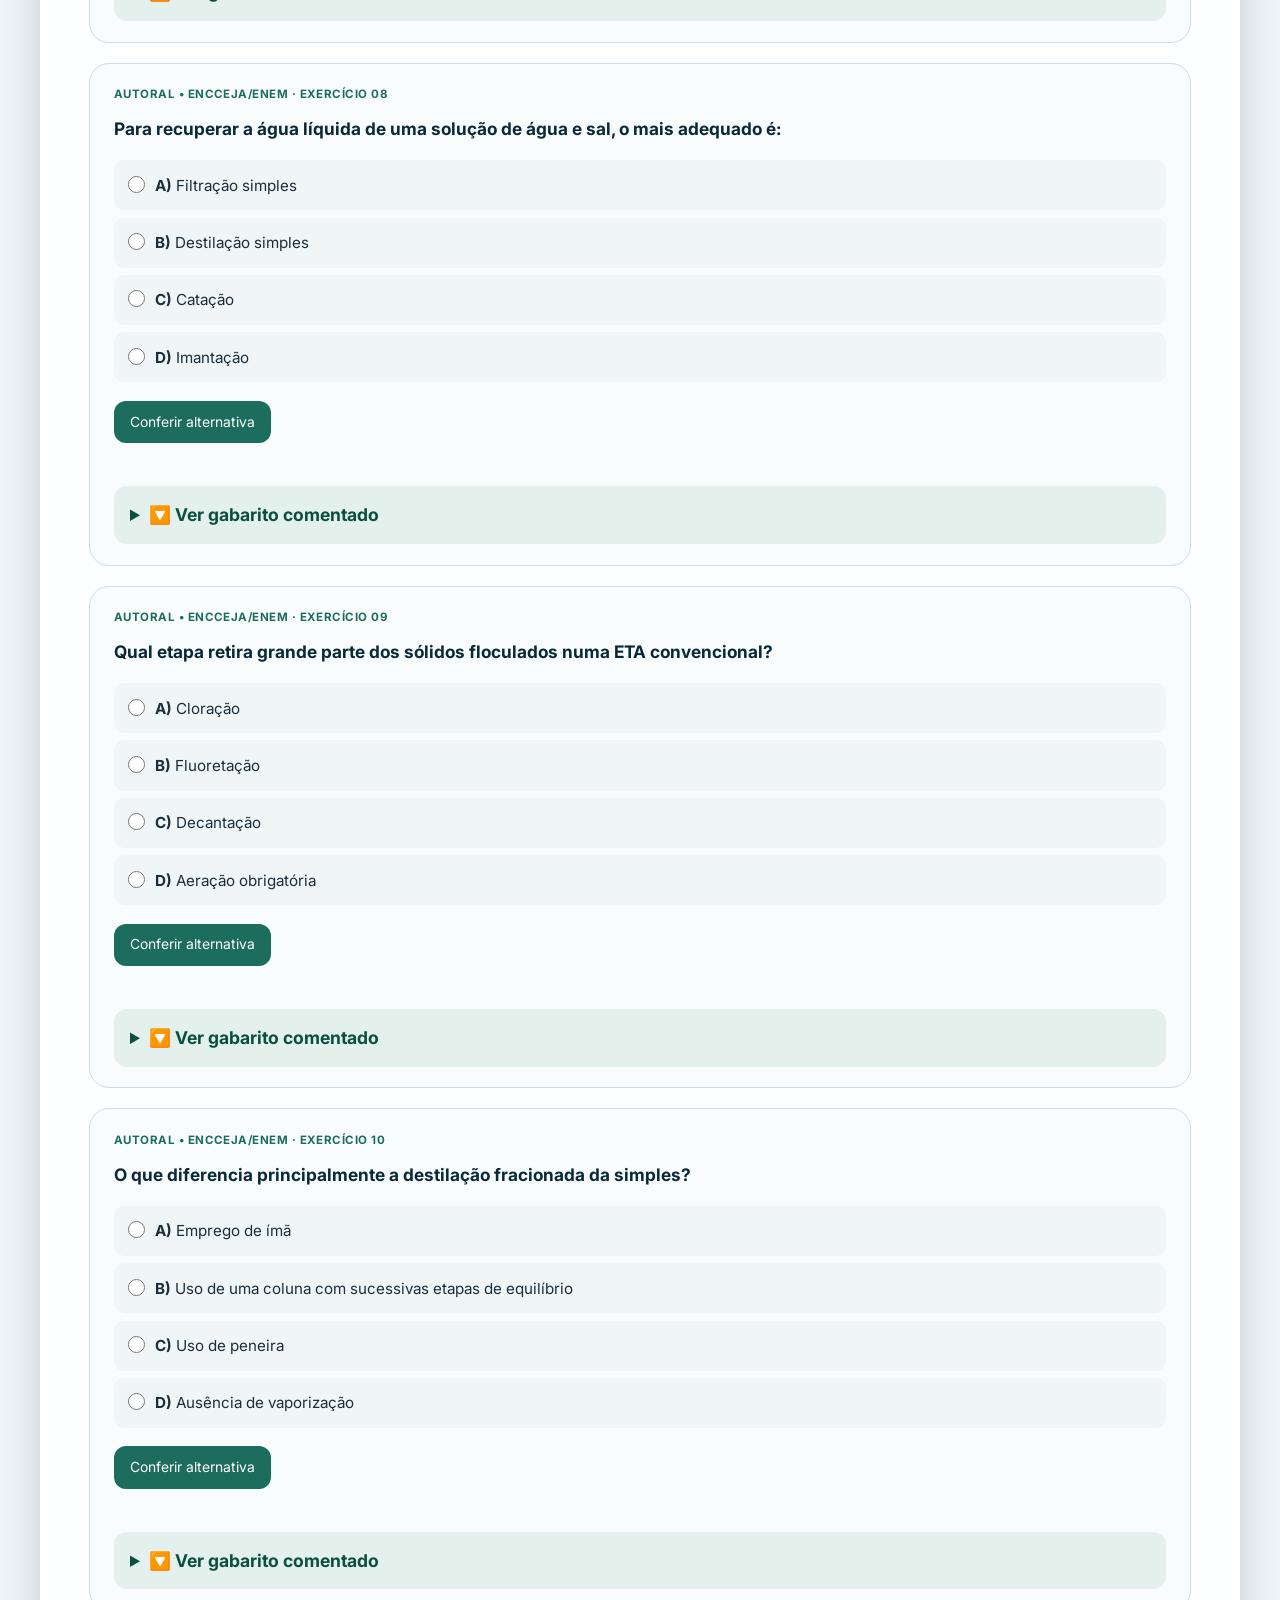
<file: Separacao_de_Misturas.html>
<!DOCTYPE html>
<html lang="pt-BR">

<head>
  <meta charset="UTF-8">
  <meta name="viewport" content="width=device-width,initial-scale=1.0">
  <meta name="description"
    content="Aula completa de Química: Separação de Misturas, teoria, exemplos e exercícios com gabarito comentado.">
  <title>Separação de Misturas | Aulas de Química</title>
  <link rel="preconnect" href="https://fonts.googleapis.com">
  <link rel="preconnect" href="https://fonts.gstatic.com" crossorigin>
  <link href="https://fonts.googleapis.com/css2?family=Inter:wght@400;500;600;700;800&display=swap" rel="stylesheet">
  <link rel="stylesheet" href="../styles.css">
</head>

<body>
  <main class="slide-container">
    <nav class="lesson-nav" aria-label="Navegação da aula">
      <a href="../index.html">⌂ Todas as aulas</a>
      <a href="#objetivos">Objetivos</a><a href="#resumo">Resumo</a><a href="#exercicios">Exercícios ↓</a>
      <button class="print-action" type="button" onclick="window.print()">🖨 Imprimir</button>
    </nav>
    <section class="slide" id="objetivos">
      <div class="slide-header"><span class="icon-big" aria-hidden="true">🧪</span>
        <h2>Separação de misturas</h2><span class="badge">Aula 03 · Fundamentos</span>
      </div>
      <div class="text-block content-single">
        <p class="hero-lead">Como obter água limpa a partir de uma mistura turva? Como recuperar o sal do mar? Por que
          óleo e água podem ser separados?</p>
        <div class="lesson-objectives"><strong>Ao final da aula, você será capaz de:</strong>
          <ul>
            <li>Diferenciar substâncias, misturas e fases.</li>
            <li>Escolher técnicas de separação com base em densidade, solubilidade, tamanho e volatilidade.</li>
            <li>Explicar processos cotidianos, laboratoriais e industriais.</li>
            <li>Relacionar as etapas do tratamento de água às suas finalidades.</li>
            <li>Aplicar os conhecimentos a questões do ENCCEJA e do ENEM.</li>
          </ul>
        </div>
        <p class="source-note">Material base: “Separação de misturas” (Aula 03, 18 páginas). Esta versão amplia o
          conteúdo com conceitos, técnicas complementares, exemplos resolvidos e questões.</p>
      </div>
    </section>

    <section class="slide" id="tipos">
      <div class="slide-header"><span class="icon-big" aria-hidden="true">🥛</span>
        <h2>Substâncias, misturas e fases</h2><span class="badge">Slides 2 e 3</span>
      </div>
      <div class="content-grid">
        <div class="text-block">
          <h3>O que é uma mistura?</h3>
          <p>É um sistema formado por duas ou mais substâncias. A composição pode variar. Exemplo: água mineral contém
            água e sais dissolvidos.</p>
          <p><strong>Homogênea:</strong> apresenta uma fase na escala observada. Ex.: água com sal totalmente
            dissolvido.</p>
          <p><strong>Heterogênea:</strong> apresenta duas ou mais fases. Ex.: água e areia.</p>
          <div class="highlight-box "><strong>Fase não é substância!</strong>
            <p>Água líquida com gelo tem <strong>duas fases</strong>, mas apenas uma substância (H₂O). O ar limpo é uma
              mistura homogênea de gases.</p>
          </div>
        </div>
        <div class="text-block">
          <h3>Conte fases corretamente</h3>
          <div class="table-wrap">
            <table>
              <thead>
                <tr>
                  <th>Sistema</th>
                  <th>Fases</th>
                  <th>Tipo</th>
                </tr>
              </thead>
              <tbody>
                <tr>
                  <td>Água + sal dissolvido</td>
                  <td>1</td>
                  <td>Homogênea</td>
                </tr>
                <tr>
                  <td>Água + álcool</td>
                  <td>1</td>
                  <td>Homogênea</td>
                </tr>
                <tr>
                  <td>Água + óleo</td>
                  <td>2</td>
                  <td>Heterogênea</td>
                </tr>
                <tr>
                  <td>Areia + água</td>
                  <td>2</td>
                  <td>Heterogênea</td>
                </tr>
                <tr>
                  <td>Água + óleo + areia</td>
                  <td>3</td>
                  <td>Heterogênea</td>
                </tr>
                <tr>
                  <td>Água + gelo</td>
                  <td>2</td>
                  <td>Sistema heterogêneo (H₂O)</td>
                </tr>
              </tbody>
            </table>
          </div>
          <p>Algumas misturas parecem uniformes a olho nu, mas exigem análise microscópica para identificar sua
            estrutura, como os coloides.</p>
        </div>
      </div>
    </section>

    <section class="slide" id="propriedades">
      <div class="slide-header"><span class="icon-big" aria-hidden="true">🔍</span>
        <h2>Qual propriedade permite separar?</h2><span class="badge">Ideia central</span>
      </div>
      <div class="content-grid">
        <div class="text-block">
          <h3>Densidade</h3>
          <p>Relaciona a massa com o volume. É muito importante na decantação e em técnicas com sedimentação.</p>
          <div class="formula-block">d = m / V</div>
          <p>Exemplo: 80 g de óleo ocupam 100 mL. Logo, d = 80/100 = <strong>0,8 g/mL</strong>.</p>
          <p>Se o óleo não se mistura com água e tem menor densidade, forma uma camada superior.</p>
        </div>
        <div class="text-block">
          <h3>Outras propriedades</h3>
          <div class="table-wrap">
            <table>
              <thead>
                <tr>
                  <th>Propriedade</th>
                  <th>Separação</th>
                </tr>
              </thead>
              <tbody>
                <tr>
                  <td>Tamanho de partícula</td>
                  <td>Peneiração, filtração</td>
                </tr>
                <tr>
                  <td>Densidade</td>
                  <td>Decantação, flotação</td>
                </tr>
                <tr>
                  <td>Magnetismo</td>
                  <td>Imantação</td>
                </tr>
                <tr>
                  <td>Solubilidade</td>
                  <td>Dissolução fracionada</td>
                </tr>
                <tr>
                  <td>Volatilidade</td>
                  <td>Destilação</td>
                </tr>
                <tr>
                  <td>Afinidade entre fases</td>
                  <td>Cromatografia</td>
                </tr>
              </tbody>
            </table>
          </div>
          <p>Na prova, leia o enunciado e identifique <strong>qual característica difere entre os componentes</strong>.
          </p>
        </div>
      </div>
    </section>

    <section class="slide" id="solidos">
      <div class="slide-header"><span class="icon-big" aria-hidden="true">🧺</span>
        <h2>Catação, peneiração e imantação</h2><span class="badge">Slides 4, 5 e 9</span>
      </div>
      <div class="text-block content-single">
        <div class="concept-grid">
          <div class="concept-card"><strong>✋ Catação</strong>
            <p>Seleção manual de componentes distinguíveis: retirar pedras do feijão.</p>
          </div>
          <div class="concept-card"><strong>▦ Peneiração</strong>
            <p>Malha retém partículas maiores: areia e cascalho, farinha e grumos.</p>
          </div>
          <div class="concept-card"><strong>🧲 Imantação</strong>
            <p>Usa propriedade magnética: limalha de ferro e areia.</p>
          </div>
        </div>
        <div class="content-grid">
          <div class="text-block">
            <h3>Como reconhecer</h3>
            <ul>
              <li>Enunciado menciona <strong>seleção com as mãos</strong>? Catação.</li>
              <li>Menciona <strong>granulometria ou peneira</strong>? Peneiração.</li>
              <li>Menciona <strong>ímã ou campo magnético</strong>? Separação magnética.</li>
            </ul>
          </div>
          <div class="text-block">
            <h3>Curiosidade</h3>
            <p>Nem todo metal é atraído fortemente por um ímã comum. Materiais como o cobre e o alumínio não se
              comportam como ferro, níquel ou cobalto ferromagnéticos.</p>
          </div>
        </div>
      </div>
    </section>

    <section class="slide" id="filtracao">
      <div class="slide-header"><span class="icon-big" aria-hidden="true">☕</span>
        <h2>Filtração: separar por partículas retidas</h2><span class="badge">Slide 6</span>
      </div>
      <div class="content-grid">
        <div class="text-block">
          <h3>Como funciona?</h3>
          <p>Um meio poroso deixa passar parte do material e retém partículas maiores que seus poros ou que ficam presas
            no meio filtrante.</p>
          <p>No preparo do café, o líquido passa e boa parte do pó fica retida.</p>
          <ul>
            <li><strong>Filtrado:</strong> parte que atravessa o filtro.</li>
            <li><strong>Resíduo:</strong> parte retida.</li>
          </ul>
          <div class="highlight-box "><strong>Pergunta importante</strong>
            <p>Um filtro de papel retira sal dissolvido da água? <strong>Não.</strong> Os íons dissolvidos atravessam um
              filtro comum.</p>
          </div>
        </div>
        <div class="text-block">
          <h3>Exemplo em laboratório</h3>
          <ol class="learning-steps">
            <li>Posicionar papel-filtro em um funil sobre um recipiente.</li>
            <li>Verter lentamente a mistura de água e areia.</li>
            <li>A água atravessa o papel; os grãos de areia ficam retidos.</li>
          </ol>
          <div class="diagram-card">
            <div class="filter-graphic">
              <div class="filter-funnel"><span class="filter-sediment"></span></div><span class="filter-stem"></span>
              <div class="filter-cup">
                <div></div>
              </div>
            </div><span class="diagram-caption">Esquema simplificado: filtração de sólido insolúvel em líquido.</span>
          </div>
        </div>
      </div>
    </section>

    <section class="slide" id="decantacao">
      <div class="slide-header"><span class="icon-big" aria-hidden="true">💧</span>
        <h2>Decantação e funil de separação</h2><span class="badge">Slides 7 e 8</span>
      </div>
      <div class="content-grid">
        <div class="text-block">
          <h3>Sólido + líquido</h3>
          <p>Quando a areia fica em repouso na água, tende a sedimentar por ação da gravidade. O líquido sobrenadante
            pode ser retirado com cuidado.</p>
          <h3>Líquido + líquido</h3>
          <p>Água e óleo apresentam <strong>baixa miscibilidade</strong> e densidades diferentes. São duas fases que
            podem ser separadas em um funil de decantação.</p>
          <p>O líquido mais denso fica embaixo e pode sair primeiro pela torneira.</p>
        </div>
        <div class="text-block">
          <div class="diagram-card">
            <div class="beaker-layers">
              <div class="oil-layer"><span>Óleo</span></div>
              <div class="water-layer"><span>Água</span></div>
            </div><span class="diagram-caption">Representação de duas fases. A posição decorre da diferença de
              densidade.</span>
          </div>
          <div class="highlight-box "><strong>Cuidado com a pegadinha!</strong>
            <p>Água e etanol são miscíveis em todas as proporções. <strong>Não</strong> formam duas fases líquidas
              comuns para separar com funil.</p>
          </div>
        </div>
      </div>
    </section>

    <section class="slide" id="adicionais-hetero">
      <div class="slide-header"><span class="icon-big" aria-hidden="true">🌀</span>
        <h2>Centrifugação, ventilação, flotação e levigação</h2><span class="badge">Complementos para provas</span>
      </div>
      <div class="text-block content-single">
        <div class="concept-grid">
          <div class="concept-card"><strong>🌀 Centrifugação</strong>
            <p>A rotação acelera a separação de componentes, explorando diferenças de comportamento em campo centrífugo.
              Ex.: componentes do sangue.</p>
          </div>
          <div class="concept-card"><strong>🌬 Ventilação</strong>
            <p>Corrente de ar carrega fragmentos mais leves. Ex.: cascas e grãos.</p>
          </div>
          <div class="concept-card"><strong>🫧 Flotação</strong>
            <p>Explora a flutuação ou adesão seletiva a bolhas. Ex.: beneficiamento de minérios.</p>
          </div>
          <div class="concept-card"><strong>🚿 Levigação</strong>
            <p>Corrente de água arrasta componentes menos densos ou mais facilmente transportados. Ex.: separação de
              alguns minerais.</p>
          </div>
        </div>
        <div class="highlight-box "><strong>Dica do professor:</strong>
          <p>Uma centrífuga não “filtra” automaticamente. Ela favorece a separação por diferença de comportamento das
            partículas no movimento de rotação; filtração usa um meio poroso.</p>
        </div>
      </div>
    </section>

    <section class="slide" id="evaporacao">
      <div class="slide-header"><span class="icon-big" aria-hidden="true">☀️</span>
        <h2>Evaporação e cristalização</h2><span class="badge">Slide 10</span>
      </div>
      <div class="content-grid">
        <div class="text-block">
          <h3>Separar um sólido dissolvido</h3>
          <p>Se você deseja recuperar um sal dissolvido, pode remover a água por evaporação. O sal permanece e pode
            formar cristais.</p>
          <p>As salinas aproveitam a energia solar para concentrar a água do mar até ocorrer cristalização de sais.</p>
          <div class="highlight-box "><strong>Evaporação ≠ destilação</strong>
            <p>Na evaporação simples, o solvente geralmente não é recuperado. Na destilação, o vapor é condensado e
              recolhido.</p>
          </div>
        </div>
        <div class="text-block">
          <h3>O que é cristalização?</h3>
          <p>É a formação de cristais quando as condições de solubilidade e concentração favorecem a separação do
            sólido.</p>
          <p>A cristalização também pode auxiliar na purificação, pois diferentes substâncias apresentam solubilidades
            distintas.</p>
          <h3>Curiosidade</h3>
          <p>O fato de o sal “desaparecer” na água não significa que deixou de existir: ele está dissolvido, na forma de
            íons distribuídos pela solução.</p>
        </div>
      </div>
    </section>

    <section class="slide" id="destilacao">
      <div class="slide-header"><span class="icon-big" aria-hidden="true">⚗️</span>
        <h2>Destilação simples</h2><span class="badge">Slide 11 · Aprofundamento</span>
      </div>
      <div class="content-grid">
        <div class="text-block">
          <h3>Como funciona?</h3>
          <p>Na destilação simples de água salgada, parte da água vaporiza, atravessa um condensador e volta ao estado
            líquido em outro recipiente. O sal permanece majoritariamente no balão inicial.</p>
          <ol class="learning-steps">
            <li>Aquecer a solução.</li>
            <li>Conduzir o vapor ao condensador.</li>
            <li>Resfriar e condensar o vapor.</li>
            <li>Recolher o destilado.</li>
          </ol>
          <p><strong>Aplicação:</strong> produzir água destilada e, em certos sistemas, dessalinizar a água.</p>
        </div>
        <div class="text-block">
          <h3>O que faz o condensador?</h3>
          <p>Ele remove energia térmica do vapor e favorece sua passagem ao estado líquido.</p>
          <div class="process-flow">
            <div>♨️<strong> Aquecer</strong><small>solução</small></div><span>→</span>
            <div>☁️<strong> Vaporizar</strong><small>água</small></div><span>→</span>
            <div>❄️<strong> Condensar</strong><small>vapor</small></div><span>→</span>
            <div>💧<strong> Recolher</strong><small>destilado</small></div>
          </div>
          <div class="highlight-box "><strong>ENCCEJA 2018:</strong>
            <p>Em uma questão sobre água salobra, a opção correta envolve <em>vaporizar a água e depois
                condensá-la</em>, não apenas ferver e deixar esfriar.</p>
          </div>
        </div>
      </div>
    </section>

    <section class="slide" id="fracionada">
      <div class="slide-header"><span class="icon-big" aria-hidden="true">🏭</span>
        <h2>Destilação fracionada</h2><span class="badge">Complemento ENEM</span>
      </div>
      <div class="content-grid">
        <div class="text-block">
          <h3>Separar líquidos miscíveis</h3>
          <p>Quando os componentes são voláteis e têm volatilidades diferentes, a destilação fracionada utiliza
            sucessivas etapas de vaporização e condensação, permitindo enriquecer determinadas frações.</p>
          <p><strong>Exemplos:</strong> mistura de etanol e água; separação industrial de frações do petróleo.</p>
          <div class="formula-block">Maior volatilidade → tendência a passar à fase vapor com maior facilidade</div>
        </div>
        <div class="text-block">
          <h3>Coluna de fracionamento</h3>
          <p>Na refinaria, componentes mais leves tendem a ser recuperados em regiões superiores da coluna e os mais
            pesados, em regiões inferiores, embora o processo real seja mais complexo.</p>
          <p><strong>Atenção:</strong> misturas azeotrópicas, como etanol e água em determinadas composições e pressões,
            impõem limites à separação por destilação fracionada convencional.</p>
        </div>
      </div>
    </section>

    <section class="slide" id="outros-metodos">
      <div class="slide-header"><span class="icon-big" aria-hidden="true">🎨</span>
        <h2>Dissolução fracionada e cromatografia</h2><span class="badge">Complemento ENEM</span>
      </div>
      <div class="content-grid">
        <div class="text-block">
          <h3>Dissolução fracionada</h3>
          <p>Usa um solvente que dissolve um dos componentes e não dissolve outro de maneira significativa.</p>
          <p><strong>Exemplo:</strong> água adicionada à mistura de sal e areia. O sal se dissolve e a areia pode ser
            filtrada; depois, a água pode evaporar.</p>
          <ol class="learning-steps">
            <li>Adicionar água e agitar.</li>
            <li>Filtrar para reter a areia.</li>
            <li>Evaporar o solvente para recuperar o sal.</li>
          </ol>
        </div>
        <div class="text-block">
          <h3>Cromatografia</h3>
          <p>Os componentes de uma mistura se distribuem de maneiras diferentes entre uma <strong>fase móvel</strong> e
            uma <strong>fase estacionária</strong>.</p>
          <p><strong>Exemplo:</strong> separar pigmentos de tintas ou materiais vegetais.</p>
          <div class="highlight-box "><strong>Experimento demonstrativo</strong>
            <p>Coloque uma pequena marca de tinta adequada em papel de filtro e deixe a ponta do papel em contato com
              solvente apropriado (sem mergulhar a mancha). Observe a migração e separação dos corantes.</p>
            <p>Realizar somente com materiais seguros, sob orientação docente.</p>
          </div>
        </div>
      </div>
    </section>

    <section class="slide" id="eta">
      <div class="slide-header"><span class="icon-big" aria-hidden="true">🚰</span>
        <h2>Tratamento da água: do manancial à torneira</h2><span class="badge">Aplicação ENEM/ENCCEJA</span>
      </div>
      <div class="text-block content-single">
        <p>Uma ETA (estação de tratamento de água) não utiliza um único método. Ela combina processos físicos e químicos
          para tornar a água adequada aos padrões de potabilidade.</p>
        <div class="water-steps">
          <div><span>1</span><strong>Captação</strong><small>Água bruta</small></div>
          <div><span>2</span><strong>Coagulação</strong><small>Desestabiliza partículas</small></div>
          <div><span>3</span><strong>Floculação</strong><small>Forma flocos maiores</small></div>
          <div><span>4</span><strong>Decantação</strong><small>Sedimenta flocos</small></div>
          <div><span>5</span><strong>Filtração</strong><small>Retém partículas restantes</small></div>
          <div><span>6</span><strong>Desinfecção</strong><small>Controla microrganismos</small></div>
        </div>
        <div class="content-grid">
          <div class="text-block">
            <h3>O que o ENEM costuma perguntar?</h3>
            <p>A etapa de retirada de <strong>grande parte dos sólidos suspensos</strong> em uma ETA convencional é a
              <strong>decantação</strong>, após formação dos flocos.</p>
          </div>
          <div class="text-block">
            <h3>Água transparente é potável?</h3>
            <p>Não necessariamente. Microrganismos e substâncias dissolvidas podem estar presentes mesmo sem alteração
              visível. Outras etapas, como ajuste de pH e fluoretação, podem compor o tratamento.</p>
          </div>
        </div>
      </div>
    </section>

    <section class="slide" id="roteiro">
      <div class="slide-header"><span class="icon-big" aria-hidden="true">🔀</span>
        <h2>Como resolver problemas com vários métodos?</h2><span class="badge">Exemplo comentado</span>
      </div>
      <div class="content-grid">
        <div class="text-block">
          <h3>Problema</h3>
          <p>Uma mistura contém limalha de ferro, sal, areia e fragmentos leves de isopor. Queremos separar os
            componentes.</p>
          <ol class="learning-steps">
            <li><strong>Imantação</strong> retira o ferro.</li>
            <li>Adicionar água: o sal se dissolve e o isopor pode flutuar.</li>
            <li>Retirar cuidadosamente o isopor.</li>
            <li><strong>Filtração</strong> retém a areia.</li>
            <li><strong>Evaporação</strong> ou destilação recupera o sal.</li>
          </ol>
          <p>Se também quisermos recuperar a água, devemos considerar a destilação.</p>
        </div>
        <div class="text-block">
          <h3>Estratégia de prova em 4 perguntas</h3>
          <ul>
            <li>A mistura é homogênea ou heterogênea?</li>
            <li>Quais componentes estão presentes e em quais estados?</li>
            <li>Qual propriedade física os diferencia?</li>
            <li>Preciso recuperar só uma substância ou todas?</li>
          </ul>
          <div class="highlight-box "><strong>Não confunda</strong>
            <p>Evaporação recupera o sólido; destilação pode recuperar o solvente, por vaporização e condensação. Água e
              óleo não são separadas por filtração comum.</p>
          </div>
        </div>
      </div>
    </section>

    <section class="slide" id="resumo">
      <div class="slide-header"><span class="icon-big" aria-hidden="true">📋</span>
        <h2>Resumo dos métodos</h2><span class="badge">Antes dos exercícios</span>
      </div>
      <div class="text-block content-single">
        <div class="table-wrap">
          <table>
            <thead>
              <tr>
                <th>Método</th>
                <th>Característica explorada</th>
                <th>Exemplo</th>
              </tr>
            </thead>
            <tbody>
              <tr>
                <td>Catação</td>
                <td>Seleção manual</td>
                <td>Pedras do feijão</td>
              </tr>
              <tr>
                <td>Peneiração</td>
                <td>Tamanho</td>
                <td>Areia e pedras</td>
              </tr>
              <tr>
                <td>Filtração</td>
                <td>Retenção em meio poroso</td>
                <td>Água e areia</td>
              </tr>
              <tr>
                <td>Decantação</td>
                <td>Densidade e separação de fases</td>
                <td>Água e óleo</td>
              </tr>
              <tr>
                <td>Imantação</td>
                <td>Resposta magnética</td>
                <td>Ferro e areia</td>
              </tr>
              <tr>
                <td>Centrifugação</td>
                <td>Comportamento em rotação</td>
                <td>Componentes do sangue</td>
              </tr>
              <tr>
                <td>Evaporação</td>
                <td>Volatilização do solvente</td>
                <td>Sal das salinas</td>
              </tr>
              <tr>
                <td>Destilação simples</td>
                <td>Vaporização e condensação</td>
                <td>Água salgada</td>
              </tr>
              <tr>
                <td>Destilação fracionada</td>
                <td>Diferença de volatilidade</td>
                <td>Frações do petróleo</td>
              </tr>
              <tr>
                <td>Dissolução fracionada</td>
                <td>Solubilidade</td>
                <td>Sal e areia</td>
              </tr>
              <tr>
                <td>Cromatografia</td>
                <td>Afinidade por fases</td>
                <td>Pigmentos</td>
              </tr>
            </tbody>
          </table>
        </div>
        <p class="attention-note">Revisão: a classificação “homogênea ou heterogênea” é uma pista útil, mas a escolha
          depende de <strong>quais componentes</strong> serão recuperados e de suas propriedades.</p>
      </div>
    </section>

    <section class="slide" id="exercicios">
      <div class="slide-header"><span class="icon-big" aria-hidden="true">📝</span>
        <h2>Exercícios de fixação</h2><span class="badge">12 questões + 6 questões oficiais</span>
      </div>
      <div class="text-block content-single">
        <p class="exam-intro">Exercícios <strong>autorais</strong> no padrão de raciocínio exigido em ENCCEJA e ENEM,
          seguidos de questões oficiais com referência identificada.</p>
        <article class="exam-quiz" data-answer="B">
          <p class="exam-meta">Autoral • ENCCEJA/ENEM · Exercício 01</p>
          <h3>Qual método é mais indicado para retirar manualmente pedras do feijão?</h3>
          <div class="question-options"><label class="option-row"><input type="radio" name="exA_1"
                value="A"><span><b>A)</b> Decantação</span></label><label class="option-row"><input type="radio"
                name="exA_1" value="B"><span><b>B)</b> Catação</span></label><label class="option-row"><input
                type="radio" name="exA_1" value="C"><span><b>C)</b> Destilação</span></label><label
              class="option-row"><input type="radio" name="exA_1" value="D"><span><b>D)</b> Cromatografia</span></label>
          </div><button type="button" class="check-answer">Conferir alternativa</button>
          <p class="answer-feedback" role="status" aria-live="polite"></p>
          <details class="solution-box">
            <summary>🔽 Ver gabarito comentado</summary>
            <div class="solution-text"><strong>Resposta: B.</strong> A catação permite selecionar e retirar componentes
              sólidos visíveis manualmente.</div>
          </details>
        </article>
        <article class="exam-quiz" data-answer="A">
          <p class="exam-meta">Autoral • ENCCEJA/ENEM · Exercício 02</p>
          <h3>Ao coar café com filtro de papel, o método principal é:</h3>
          <div class="question-options"><label class="option-row"><input type="radio" name="exA_2"
                value="A"><span><b>A)</b> Filtração</span></label><label class="option-row"><input type="radio"
                name="exA_2" value="B"><span><b>B)</b> Centrifugação</span></label><label class="option-row"><input
                type="radio" name="exA_2" value="C"><span><b>C)</b> Imantação</span></label><label
              class="option-row"><input type="radio" name="exA_2" value="D"><span><b>D)</b> Destilação</span></label>
          </div><button type="button" class="check-answer">Conferir alternativa</button>
          <p class="answer-feedback" role="status" aria-live="polite"></p>
          <details class="solution-box">
            <summary>🔽 Ver gabarito comentado</summary>
            <div class="solution-text"><strong>Resposta: A.</strong> O pó de café fica em grande parte retido no papel;
              a bebida atravessa o filtro.</div>
          </details>
        </article>
        <article class="exam-quiz" data-answer="B">
          <p class="exam-meta">Autoral • ENCCEJA/ENEM · Exercício 03</p>
          <h3>Para separar água e óleo após formarem duas fases, utiliza-se:</h3>
          <div class="question-options"><label class="option-row"><input type="radio" name="exA_3"
                value="A"><span><b>A)</b> Peneiração</span></label><label class="option-row"><input type="radio"
                name="exA_3" value="B"><span><b>B)</b> Funil de decantação</span></label><label
              class="option-row"><input type="radio" name="exA_3" value="C"><span><b>C)</b> Filtração de
                papel</span></label><label class="option-row"><input type="radio" name="exA_3" value="D"><span><b>D)</b>
                Destilação fracionada obrigatoriamente</span></label></div><button type="button"
            class="check-answer">Conferir alternativa</button>
          <p class="answer-feedback" role="status" aria-live="polite"></p>
          <details class="solution-box">
            <summary>🔽 Ver gabarito comentado</summary>
            <div class="solution-text"><strong>Resposta: B.</strong> A diferença de densidade e a imiscibilidade
              permitem separar as duas fases em funil próprio.</div>
          </details>
        </article>
        <article class="exam-quiz" data-answer="C">
          <p class="exam-meta">Autoral • ENCCEJA/ENEM · Exercício 04</p>
          <h3>Que método recupera o sal da água do mar quando a água evapora?</h3>
          <div class="question-options"><label class="option-row"><input type="radio" name="exA_4"
                value="A"><span><b>A)</b> Imantação</span></label><label class="option-row"><input type="radio"
                name="exA_4" value="B"><span><b>B)</b> Catação</span></label><label class="option-row"><input
                type="radio" name="exA_4" value="C"><span><b>C)</b> Evaporação/cristalização</span></label><label
              class="option-row"><input type="radio" name="exA_4" value="D"><span><b>D)</b> Ventilação</span></label>
          </div><button type="button" class="check-answer">Conferir alternativa</button>
          <p class="answer-feedback" role="status" aria-live="polite"></p>
          <details class="solution-box">
            <summary>🔽 Ver gabarito comentado</summary>
            <div class="solution-text"><strong>Resposta: C.</strong> A água deixa a fase líquida e os sais permanecem,
              podendo cristalizar.</div>
          </details>
        </article>
        <article class="exam-quiz" data-answer="B">
          <p class="exam-meta">Autoral • ENCCEJA/ENEM · Exercício 05</p>
          <h3>Uma mistura tem limalha de ferro e areia. Melhor opção inicial:</h3>
          <div class="question-options"><label class="option-row"><input type="radio" name="exA_5"
                value="A"><span><b>A)</b> Destilação</span></label><label class="option-row"><input type="radio"
                name="exA_5" value="B"><span><b>B)</b> Imantação</span></label><label class="option-row"><input
                type="radio" name="exA_5" value="C"><span><b>C)</b> Floculação</span></label><label
              class="option-row"><input type="radio" name="exA_5" value="D"><span><b>D)</b> Dissolução
                fracionada</span></label></div><button type="button" class="check-answer">Conferir alternativa</button>
          <p class="answer-feedback" role="status" aria-live="polite"></p>
          <details class="solution-box">
            <summary>🔽 Ver gabarito comentado</summary>
            <div class="solution-text"><strong>Resposta: B.</strong> O ferro apresenta forte resposta magnética e pode
              ser separado com ímã.</div>
          </details>
        </article>
        <article class="exam-quiz" data-answer="C">
          <p class="exam-meta">Autoral • ENCCEJA/ENEM · Exercício 06</p>
          <h3>Qual propriedade é explorada pela peneiração?</h3>
          <div class="question-options"><label class="option-row"><input type="radio" name="exA_6"
                value="A"><span><b>A)</b> Solubilidade</span></label><label class="option-row"><input type="radio"
                name="exA_6" value="B"><span><b>B)</b> Ponto de ebulição</span></label><label class="option-row"><input
                type="radio" name="exA_6" value="C"><span><b>C)</b> Tamanho das partículas</span></label><label
              class="option-row"><input type="radio" name="exA_6" value="D"><span><b>D)</b> Carga dos
                elétrons</span></label></div><button type="button" class="check-answer">Conferir alternativa</button>
          <p class="answer-feedback" role="status" aria-live="polite"></p>
          <details class="solution-box">
            <summary>🔽 Ver gabarito comentado</summary>
            <div class="solution-text"><strong>Resposta: C.</strong> O tamanho em relação à abertura da malha define o
              que passa ou fica retido.</div>
          </details>
        </article>
        <article class="exam-quiz" data-answer="A">
          <p class="exam-meta">Autoral • ENCCEJA/ENEM · Exercício 07</p>
          <h3>Um líquido possui 90 g e volume de 100 mL. Sua densidade é:</h3>
          <div class="question-options"><label class="option-row"><input type="radio" name="exA_7"
                value="A"><span><b>A)</b> 0,9 g/mL</span></label><label class="option-row"><input type="radio"
                name="exA_7" value="B"><span><b>B)</b> 9 g/mL</span></label><label class="option-row"><input
                type="radio" name="exA_7" value="C"><span><b>C)</b> 90 g/mL</span></label><label
              class="option-row"><input type="radio" name="exA_7" value="D"><span><b>D)</b> 1,1 g/mL</span></label>
          </div><button type="button" class="check-answer">Conferir alternativa</button>
          <p class="answer-feedback" role="status" aria-live="polite"></p>
          <details class="solution-box">
            <summary>🔽 Ver gabarito comentado</summary>
            <div class="solution-text"><strong>Resposta: A.</strong> d = m/V = 90/100 = 0,9 g/mL.</div>
          </details>
        </article>
        <article class="exam-quiz" data-answer="B">
          <p class="exam-meta">Autoral • ENCCEJA/ENEM · Exercício 08</p>
          <h3>Para recuperar a água líquida de uma solução de água e sal, o mais adequado é:</h3>
          <div class="question-options"><label class="option-row"><input type="radio" name="exA_8"
                value="A"><span><b>A)</b> Filtração simples</span></label><label class="option-row"><input type="radio"
                name="exA_8" value="B"><span><b>B)</b> Destilação simples</span></label><label class="option-row"><input
                type="radio" name="exA_8" value="C"><span><b>C)</b> Catação</span></label><label
              class="option-row"><input type="radio" name="exA_8" value="D"><span><b>D)</b> Imantação</span></label>
          </div><button type="button" class="check-answer">Conferir alternativa</button>
          <p class="answer-feedback" role="status" aria-live="polite"></p>
          <details class="solution-box">
            <summary>🔽 Ver gabarito comentado</summary>
            <div class="solution-text"><strong>Resposta: B.</strong> A água vaporiza e é condensada, sendo recolhida
              separadamente do sal.</div>
          </details>
        </article>
        <article class="exam-quiz" data-answer="C">
          <p class="exam-meta">Autoral • ENCCEJA/ENEM · Exercício 09</p>
          <h3>Qual etapa retira grande parte dos sólidos floculados numa ETA convencional?</h3>
          <div class="question-options"><label class="option-row"><input type="radio" name="exA_9"
                value="A"><span><b>A)</b> Cloração</span></label><label class="option-row"><input type="radio"
                name="exA_9" value="B"><span><b>B)</b> Fluoretação</span></label><label class="option-row"><input
                type="radio" name="exA_9" value="C"><span><b>C)</b> Decantação</span></label><label
              class="option-row"><input type="radio" name="exA_9" value="D"><span><b>D)</b> Aeração
                obrigatória</span></label></div><button type="button" class="check-answer">Conferir alternativa</button>
          <p class="answer-feedback" role="status" aria-live="polite"></p>
          <details class="solution-box">
            <summary>🔽 Ver gabarito comentado</summary>
            <div class="solution-text"><strong>Resposta: C.</strong> Os flocos sedimentam nos decantadores e são
              separados da água sobrenadante.</div>
          </details>
        </article>
        <article class="exam-quiz" data-answer="B">
          <p class="exam-meta">Autoral • ENCCEJA/ENEM · Exercício 10</p>
          <h3>O que diferencia principalmente a destilação fracionada da simples?</h3>
          <div class="question-options"><label class="option-row"><input type="radio" name="exA_10"
                value="A"><span><b>A)</b> Emprego de ímã</span></label><label class="option-row"><input type="radio"
                name="exA_10" value="B"><span><b>B)</b> Uso de uma coluna com sucessivas etapas de
                equilíbrio</span></label><label class="option-row"><input type="radio" name="exA_10"
                value="C"><span><b>C)</b> Uso de peneira</span></label><label class="option-row"><input type="radio"
                name="exA_10" value="D"><span><b>D)</b> Ausência de vaporização</span></label></div><button
            type="button" class="check-answer">Conferir alternativa</button>
          <p class="answer-feedback" role="status" aria-live="polite"></p>
          <details class="solution-box">
            <summary>🔽 Ver gabarito comentado</summary>
            <div class="solution-text"><strong>Resposta: B.</strong> A coluna de fracionamento permite múltiplos
              processos de vaporização e condensação.</div>
          </details>
        </article>
        <article class="exam-quiz" data-answer="A">
          <p class="exam-meta">Autoral • ENCCEJA/ENEM · Exercício 11</p>
          <h3>Separar corantes em papel por diferentes velocidades de migração é:</h3>
          <div class="question-options"><label class="option-row"><input type="radio" name="exA_11"
                value="A"><span><b>A)</b> Cromatografia</span></label><label class="option-row"><input type="radio"
                name="exA_11" value="B"><span><b>B)</b> Catação</span></label><label class="option-row"><input
                type="radio" name="exA_11" value="C"><span><b>C)</b> Levigação</span></label><label
              class="option-row"><input type="radio" name="exA_11" value="D"><span><b>D)</b> Imantação</span></label>
          </div><button type="button" class="check-answer">Conferir alternativa</button>
          <p class="answer-feedback" role="status" aria-live="polite"></p>
          <details class="solution-box">
            <summary>🔽 Ver gabarito comentado</summary>
            <div class="solution-text"><strong>Resposta: A.</strong> Cada corante interage de maneira diferente com as
              fases móvel e estacionária.</div>
          </details>
        </article>
        <article class="exam-quiz" data-answer="A">
          <p class="exam-meta">Autoral • ENCCEJA/ENEM · Exercício 12</p>
          <h3>Uma mistura de sal e areia pode ser separada inicialmente por:</h3>
          <div class="question-options"><label class="option-row"><input type="radio" name="exA_12"
                value="A"><span><b>A)</b> Dissolver o sal em água e filtrar a areia</span></label><label
              class="option-row"><input type="radio" name="exA_12" value="B"><span><b>B)</b> Decantar os dois sólidos a
                seco</span></label><label class="option-row"><input type="radio" name="exA_12" value="C"><span><b>C)</b>
                Aproximar um ímã e retirar o sal</span></label><label class="option-row"><input type="radio"
                name="exA_12" value="D"><span><b>D)</b> Ferver os sólidos diretamente</span></label></div><button
            type="button" class="check-answer">Conferir alternativa</button>
          <p class="answer-feedback" role="status" aria-live="polite"></p>
          <details class="solution-box">
            <summary>🔽 Ver gabarito comentado</summary>
            <div class="solution-text"><strong>Resposta: A.</strong> Água dissolve o sal, mas não a areia; depois se
              filtra a areia e se evapora a água para recuperar o sal.</div>
          </details>
        </article>
      </div>
    </section>

    <section class="slide" id="provas-oficiais">
      <div class="slide-header"><span class="icon-big" aria-hidden="true">🎓</span>
        <h2>Questões reais do ENCCEJA e do ENEM</h2><span class="badge">Ao final da aula</span>
      </div>
      <div class="text-block content-single">
        <p>Os enunciados abaixo estão <strong>resumidos</strong> e contêm links às provas oficiais do Inep. Leia a
          formulação completa e as alternativas no PDF original.</p>
        <article class="exam-reference">
          <div><span class="tag">Questão real · enunciado resumido</span>
            <h3>ENCCEJA 2018 · Ensino Fundamental · Q19 — Dessalinização</h3>
            <p>Em uma região com água salobra, qual procedimento permite retirar o excesso de sal e recuperar água?</p>
            <p><a
                href="https://download.inep.gov.br/educacao_basica/encceja/provas/brasil/2018/fundamental/fundamental_ciencias_naturais_superampliada.pdf"
                target="_blank" rel="noopener noreferrer">↗ Consultar o caderno oficial do Inep (PDF)</a></p>
            <details class="solution-box">
              <summary>🔽 Ver resposta e explicação</summary>
              <div class="solution-text"><strong>Gabarito: D — vaporizar e condensar a água.</strong> A água passa ao
                estado de vapor e depois retorna ao estado líquido; os sais dissolvidos não acompanham o vapor em
                condições adequadas.</div>
            </details>
          </div>
        </article>
        <article class="exam-reference">
          <div><span class="tag">Questão real · enunciado resumido</span>
            <h3>ENCCEJA 2018 · Ensino Médio · Q22 — Etanol na gasolina</h3>
            <p>O teste de combustível mistura gasolina com água. Quais fases se observam depois da separação?</p>
            <p><a
                href="https://download.inep.gov.br/educacao_basica/encceja/provas/brasil/2018/medio/medio_ciencias_natureza_ampliada.pdf"
                target="_blank" rel="noopener noreferrer">↗ Consultar o caderno oficial do Inep (PDF)</a></p>
            <details class="solution-box">
              <summary>🔽 Ver resposta e explicação</summary>
              <div class="solution-text"><strong>Gabarito: C — água + etanol / gasolina.</strong> O etanol tem afinidade
                pela água e tende a migrar para a fase aquosa; a gasolina forma uma fase separada.</div>
            </details>
          </div>
        </article>
        <article class="exam-reference">
          <div><span class="tag">Questão real · enunciado resumido</span>
            <h3>ENEM 2020 · Caderno 7 Azul · Q123 — Acetato de etila</h3>
            <p>Um resíduo contém água e acetato de etila de baixa solubilidade em água e densidade de 0,9 g/cm³. Qual o
              melhor modo de recuperar o solvente?</p>
            <p><a href="https://download.inep.gov.br/enem/provas_e_gabaritos/2020_PV_impresso_D2_CD7.pdf"
                target="_blank" rel="noopener noreferrer">↗ Consultar o caderno oficial do Inep (PDF)</a></p>
            <details class="solution-box">
              <summary>🔽 Ver resposta e explicação</summary>
              <div class="solution-text"><strong>Gabarito: E — decantação em funil adequado.</strong> Duas fases pouco
                miscíveis podem ser separadas por diferença de densidade em um funil de separação.</div>
            </details>
          </div>
        </article>
        <article class="exam-reference">
          <div><span class="tag">Questão real · enunciado resumido</span>
            <h3>ENEM 2022 · Caderno 7 Azul · Q126 — Sólidos na ETA</h3>
            <p>Após a coagulação, em qual etapa se remove grande parte dos sólidos suspensos da água bruta?</p>
            <p><a href="https://download.inep.gov.br/enem/provas_e_gabaritos/2022_PV_impresso_D2_CD7.pdf"
                target="_blank" rel="noopener noreferrer">↗ Consultar o caderno oficial do Inep (PDF)</a></p>
            <details class="solution-box">
              <summary>🔽 Ver resposta e explicação</summary>
              <div class="solution-text"><strong>Gabarito: B — decantação.</strong> Os flocos sedimentam por ação da
                gravidade; a filtração posterior retira partículas remanescentes.</div>
            </details>
          </div>
        </article>
        <article class="exam-reference">
          <div><span class="tag">Questão real · enunciado resumido</span>
            <h3>ENEM 2017 · Caderno 7 Azul · Q130 — Cromatografia de pimentões</h3>
            <p>Um extrato de pimentão é separado por cromatografia em papel. Qual pigmento migra mais lentamente por
              interagir com maior intensidade com a fase estacionária?</p>
            <p><a href="https://download.inep.gov.br/educacao_basica/enem/provas/2017/cad_7_prova_azul_12112017.pdf"
                target="_blank" rel="noopener noreferrer">↗ Consultar o caderno oficial do Inep (PDF)</a></p>
            <details class="solution-box">
              <summary>🔽 Ver resposta e explicação</summary>
              <div class="solution-text"><strong>Gabarito: D — capsorubina.</strong> Sua estrutura possibilita
                interações mais fortes com a fase estacionária polar, reduzindo a migração em comparação aos outros
                pigmentos apresentados.</div>
            </details>
          </div>
        </article>
        <article class="exam-reference">
          <div><span class="tag">Questão real · enunciado resumido</span>
            <h3>ENCCEJA 2020 · Ensino Médio · Q30 — Cloração da água</h3>
            <p>Por que a adição de produtos à base de cloro continua sendo necessária depois da filtração, mesmo quando
              a água parece limpa?</p>
            <p><a href="https://download.inep.gov.br/encceja/provas_e_gabaritos/2020_PV_EM_ciencias_natureza.pdf"
                target="_blank" rel="noopener noreferrer">↗ Consultar o caderno oficial do Inep (PDF)</a></p>
            <details class="solution-box">
              <summary>🔽 Ver resposta e explicação</summary>
              <div class="solution-text"><strong>Gabarito: C — desinfecção.</strong> O cloro inativa microrganismos e
                reduz os riscos de transmissão de doenças; filtração e desinfecção exercem funções diferentes.</div>
            </details>
          </div>
        </article>
        <div class="footer-note">
          <p>📚 Aulas de Química — Prof. Agatha Luana</p>
          <p><a href="../index.html">Voltar ao menu</a> · <a href="../EstruturaDaMateria/index.html">Rever: Estrutura da
              Matéria →</a></p>
        </div>
      </div>
    </section>
  </main>
  <script>document.querySelectorAll('.exam-quiz').forEach(card => { const btn = card.querySelector('.check-answer'); if (!btn) return; btn.addEventListener('click', () => { const selected = card.querySelector('input[type=radio]:checked'); const feedback = card.querySelector('.answer-feedback'); if (!selected) { feedback.textContent = 'Selecione uma alternativa antes de corrigir.'; feedback.className = 'answer-feedback is-warning'; return; } let ok = selected.value === card.dataset.answer; feedback.innerHTML = ok ? '<strong>✓ Correto!</strong>' : '<strong>✗ Tente novamente.</strong> Veja o comentário abaixo.'; feedback.className = 'answer-feedback ' + (ok ? 'is-correct' : 'is-wrong'); }) });</script>
</body>

</html>
</file>
<file: styles.css>
:root { --primary: #1d6d5e; --primary-dark: #0b4f40; --primary-light: #e3f0ec; --primary-gradient: linear-gradient(135deg, #1d6d5e, #0a5a4b); --bg-body: #eef3f7; --bg-card: #f7fafc; --text-dark: #0a2938; --text-muted: #2d4b56; --text-body: #1a2e3b; --border-color: #cbdde5; --shadow: 0 20px 45px -12px rgba(0, 20, 40, 0.3); --shadow-hover: 0 24px 50px -12px rgba(0, 20, 40, 0.35); --radius: 40px; --radius-sm: 24px; --radius-xs: 16px; --transition: 0.25s ease; }
* { margin: 0; padding: 0; box-sizing: border-box; }
body { font-family: "Inter", "Segoe UI", Roboto, system-ui, sans-serif; background: var(--bg-body); display: flex; flex-direction: column; align-items: center; padding: 2rem 1rem; color: var(--text-body); line-height: 1.6; }
.slide-container { max-width: 1200px; width: 100%; }
.slide { background: rgba(255, 255, 255, 0.85); backdrop-filter: blur(10px); -webkit-backdrop-filter: blur(10px); border-radius: var(--radius); box-shadow: var(--shadow); padding: 2.8rem 3rem; margin-bottom: 3.5rem; border: 1px solid rgba(255, 255, 255, 0.5); transition: transform var(--transition), box-shadow var(--transition); }
.slide:hover { transform: translateY(-4px); box-shadow: var(--shadow-hover); }
.slide-header { display: flex; align-items: center; gap: 1.2rem; border-bottom: 4px solid var(--primary); padding-bottom: 0.9rem; margin-bottom: 2rem; flex-wrap: wrap; }
.slide-header h2 { font-size: 2.2rem; font-weight: 700; color: var(--text-dark); letter-spacing: -0.4px; }
.slide-header .badge { background: var(--primary-gradient); color: white; border-radius: 60px; padding: 0.2rem 1.4rem; font-size: 0.9rem; font-weight: 500; margin-left: auto; box-shadow: 0 4px 10px rgba(29, 109, 94, 0.3); }
.icon-big { font-size: 2.6rem; line-height: 1; transition: transform var(--transition); }
.slide-header:hover .icon-big { transform: rotate(-8deg) scale(1.05); }
.content-grid { display: grid; grid-template-columns: 1fr 1fr; gap: 2.5rem; align-items: start; }
.content-grid.three { grid-template-columns: 1fr 1fr 1fr; }
.content-single { max-width: 100%; }
.text-block { font-size: 1.1rem; line-height: 1.8; color: var(--text-body); }
.text-block p { margin-bottom: 1rem; }
.text-block h3 { font-size: 1.4rem; color: var(--text-dark); margin: 1.2rem 0 0.8rem 0; }
.text-block strong { color: var(--primary-dark); font-weight: 600; }
.text-block ul,
.text-block ol { padding-left: 1.8rem; margin-bottom: 1.2rem; }
.text-block li { margin-bottom: 0.5rem; }
a { color: var(--primary); text-decoration: none; border-bottom: 2px solid transparent; transition: border-color var(--transition); }
a:hover { border-bottom-color: var(--primary); }
.highlight-box { background: var(--primary-light); padding: 1.2rem 1.8rem; border-radius: 28px; border-left: 6px solid #1a7a68; margin: 1.4rem 0; transition: transform var(--transition), box-shadow var(--transition); }
.highlight-box:hover { transform: scale(1.01); box-shadow: 0 4px 15px rgba(26, 122, 104, 0.15); }
.highlight-box strong { color: var(--primary-dark); }
.img-card { background: var(--bg-card); border-radius: var(--radius-sm); padding: 0.6rem 0.6rem 0.3rem 0.6rem; border: 1px solid var(--border-color); box-shadow: 0 4px 12px rgba(0, 0, 0, 0.03); margin: 1rem 0; text-align: center; transition: transform var(--transition), box-shadow var(--transition); }
.img-card:hover { transform: translateY(-2px); box-shadow: 0 8px 20px rgba(0, 0, 0, 0.06); }
.img-card img { width: 100%; max-height: 180px; min-height: 100px; object-fit: contain; border-radius: var(--radius-xs); background: #ffffff; display: block; }
.img-card .caption { font-size: 0.85rem; color: var(--text-muted); padding: 0.5rem 0 0.2rem 0; font-weight: 500; }
.img-row { display: flex; gap: 1rem; flex-wrap: wrap; justify-content: center; }
.img-row .img-card { flex: 1 1 140px; min-width: 120px; }
.img-row .img-card img { max-height: 140px; min-height: 80px; }
.formula-block { background: linear-gradient(145deg, #f8fbfd, #edf4f8); padding: 0.9rem 1.5rem; border-radius: var(--radius); font-family: "Courier New", "Fira Code", monospace; font-size: 1.2rem; text-align: center; border: 1px solid #b7d0da; margin: 1.2rem 0; color: #003153; }
.example-grid { display: flex; flex-wrap: wrap; gap: 0.8rem; justify-content: center; margin: 1rem 0; }
.example-tag { background: #eef4f8; padding: 0.5rem 1.2rem; border-radius: 60px; font-weight: 500; border: 1px solid #b8cfda; font-size: 0.95rem; transition: all var(--transition); }
.example-tag:hover { background: var(--primary-light); border-color: var(--primary); transform: scale(1.03); }
.table-wrap { overflow-x: auto; margin: 1.4rem 0; border-radius: 20px; box-shadow: 0 2px 10px rgba(0, 0, 0, 0.04); }
table { width: 100%; border-collapse: collapse; font-size: 0.95rem; background: #fafdff; border-radius: 20px; overflow: hidden; }
th { background: var(--primary-gradient); color: white; padding: 0.7rem 0.9rem; text-align: left; font-weight: 600; }
td { padding: 0.6rem 0.9rem; border-bottom: 1px solid #d2e0e6; }
tr:last-child td { border-bottom: none; }
tr:hover td { background: var(--primary-light); }
.tag { background: rgba(29, 109, 94, 0.12); border-radius: var(--radius); padding: 0.1rem 1.2rem; color: var(--primary-dark); font-weight: 600; display: inline-block; margin: 0.15rem 0; font-size: 0.9rem; transition: background var(--transition); }
.tag:hover { background: rgba(29, 109, 94, 0.2); }
.hc-diagram { display: flex; flex-direction: column; align-items: center; justify-content: center; background: linear-gradient(145deg, #f8fbfd, #edf4f8); border-radius: 20px; padding: 1.5rem; margin: 0.8rem 0; border: 1px solid #b7d0da; font-family: "Courier New", "Fira Code", monospace; font-size: 1.1rem; color: #003153; box-shadow: inset 0 2px 4px rgba(0,0,0,0.02); }
.hc-diagram .hc-row { display: flex; align-items: center; gap: 0.3rem; flex-wrap: wrap; justify-content: center; }
.hc-diagram .atom { background: linear-gradient(135deg, rgba(29, 109, 94, 0.18), rgba(29, 109, 94, 0.08)); padding: 0.2rem 0.7rem; border-radius: 20px; border: 1px solid rgba(29, 109, 94, 0.35); transition: transform var(--transition), background var(--transition); }
.hc-diagram .atom:hover { transform: scale(1.08); background: rgba(29, 109, 94, 0.25); }
.hc-diagram .bond { font-weight: 300; color: #4a6a7a; }
.hc-diagram .bond-single { border-bottom: 3px solid #8ba3b0; width: 20px; height: 2px; margin: 0 2px; }
.hc-diagram .bond-double { border-bottom: 6px double #8ba3b0; width: 20px; height: 2px; margin: 0 2px; }
.hc-diagram .label { font-size: 0.8rem; color: var(--text-muted); margin-top: 0.3rem; }
.tooltip-trigger { cursor: help; border-bottom: 2px dashed var(--primary); position: relative; display: inline-block; }
.tooltip-trigger .tooltip-text { visibility: hidden; opacity: 0; background: #1a2e3b; color: white; padding: 0.5rem 1rem; border-radius: 12px; position: absolute; bottom: 130%; left: 50%; transform: translateX(-50%) translateY(10px); white-space: nowrap; font-weight: 400; font-size: 0.85rem; transition: all var(--transition); z-index: 10; }
.tooltip-trigger .tooltip-text::after { content: ""; position: absolute; top: 100%; left: 50%; transform: translateX(-50%); border: 6px solid transparent; border-top-color: #1a2e3b; }
.tooltip-trigger:hover .tooltip-text { visibility: visible; opacity: 1; transform: translateX(-50%) translateY(0); }
.footer-note { text-align: center; color: #3a5b68; border-top: 1px solid #c5d9e0; padding-top: 2rem; margin-top: 1.2rem; font-size: 0.95rem; }

/* IMPRESSÃO DAS AULAS ORIGINAIS */
@media print {
  body { background: white; padding: 0.5in; }
  .slide { background: white !important; backdrop-filter: none !important; box-shadow: none !important; border: 1px solid #ccc; break-inside: avoid; transform: none !important; }
  .slide:hover { transform: none !important; box-shadow: none !important; }
  .slide-header .badge { background: var(--primary) !important; box-shadow: none !important; }
  .img-card { break-inside: avoid; box-shadow: none !important; }
  .highlight-box { break-inside: avoid; box-shadow: none !important; }
  .highlight-box:hover { transform: none !important; }
  table { break-inside: avoid; }
  th { background: var(--primary) !important; }
  tr:hover td { background: transparent !important; }
  .example-tag:hover { transform: none !important; }
  .hc-diagram .atom:hover { transform: none !important; }
}

/* RESPONSIVIDADE ORIGINAL */
@media (max-width: 850px) {
  .content-grid { grid-template-columns: 1fr; gap: 1.8rem; }
  .content-grid.three { grid-template-columns: 1fr; }
  .slide { padding: 1.8rem; border-radius: 28px; }
  .slide-header h2 { font-size: 1.8rem; }
  .slide-header .badge { font-size: 0.8rem; padding: 0.15rem 1.2rem; }
  .text-block { font-size: 1rem; }
}
@media (max-width: 480px) {
  body { padding: 0.8rem 0.5rem; }
  .slide { padding: 1.2rem; border-radius: var(--radius-sm); margin-bottom: 2rem; }
  .slide-header { gap: 0.8rem; }
  .slide-header h2 { font-size: 1.4rem; }
  .slide-header .badge { font-size: 0.7rem; padding: 0.1rem 0.8rem; margin-left: 0; width: 100%; text-align: center; }
  .icon-big { font-size: 2rem; }
  .text-block { font-size: 0.95rem; }
  .text-block h3 { font-size: 1.2rem; }
  .formula-block { font-size: 0.95rem; padding: 0.6rem 1rem; border-radius: 24px; }
  .img-row .img-card { flex: 1 1 100%; }
  .img-card img { max-height: 120px; min-height: 80px; }
  .img-row .img-card img { max-height: 100px; min-height: 60px; }
  .highlight-box { padding: 1rem 1.2rem; border-radius: 20px; }
  .hc-diagram { padding: 1rem; font-size: 0.9rem; border-radius: var(--radius-xs); }
  .hc-diagram .bond-single,
  .hc-diagram .bond-double { width: 12px; }
  table { font-size: 0.8rem; }
  th, td { padding: 0.4rem 0.6rem; }
  .example-tag { font-size: 0.8rem; padding: 0.3rem 0.8rem; }
  .tag { font-size: 0.75rem; padding: 0.1rem 0.8rem; }
  .tooltip-trigger .tooltip-text { font-size: 0.75rem; padding: 0.3rem 0.7rem; white-space: normal; min-width: 120px; }
}

/* BARRA DE ROLAGEM */
::-webkit-scrollbar { width: 8px; height: 8px; }
::-webkit-scrollbar-track { background: var(--bg-body); border-radius: 10px; }
::-webkit-scrollbar-thumb { background: var(--primary); border-radius: 10px; }
::-webkit-scrollbar-thumb:hover { background: var(--primary-dark); }

/* ESTILOS DAS NOVAS AULAS */
html { scroll-behavior: smooth; }
.slide[id] { scroll-margin-top: 1.5rem; }
.lesson-nav { position: relative; display: flex; align-items: center; gap: .65rem; flex-wrap: wrap; margin-bottom: 1.1rem; padding: .8rem 1rem; background: white; border: 1px solid var(--border-color); border-radius: 20px; box-shadow: 0 4px 15px rgba(0,20,40,.07); }
.lesson-nav a,.lesson-nav button { font: inherit; font-size: .9rem; color: var(--primary-dark); font-weight: 600; border: 0; background: transparent; padding: .35rem .7rem; border-radius: 9px; cursor: pointer; }
.lesson-nav a:hover,.lesson-nav button:hover { background: var(--primary-light); text-decoration: none; }
.lesson-nav .print-action { margin-left: auto; }
.hero-lead { font-size: 1.22rem; line-height: 1.75; color: var(--text-dark); }
.lesson-objectives { background: #f5faf9; border: 1px solid #bcd7cf; padding: 1.15rem 1.5rem; border-radius: 20px; margin: 1.2rem 0; }
.lesson-objectives ul { margin: .6rem 0 0; }
.source-note { font-size: .87rem; color: var(--text-muted); border-top: 1px dashed var(--border-color); padding-top: .75rem; }
.attention-note { border-left: 4px solid #c38d1a; background: #fff9e9; padding: 1rem 1.2rem; border-radius: 10px; }
.concept-grid { display: grid; grid-template-columns: repeat(auto-fit, minmax(210px,1fr)); gap: 1rem; margin: 1.5rem 0; }
.concept-card { background: #f2f8fa; border: 1px solid #cbdde5; border-radius: 18px; padding: 1.1rem 1.2rem; }
.concept-card strong { color: var(--primary-dark); font-size: 1.05rem; }
.concept-card p { margin: .5rem 0 0; font-size: .94rem; }
.learning-steps { counter-reset: steps; list-style: decimal; }

/* MOLÉCULAS E ÁTOMOS */
.molecule-graphic { display: flex; align-items: center; justify-content: center; gap: 0; background: #f0f7fb; border: 1px solid #c4d8e3; padding: 1.7rem .5rem; border-radius: 18px; margin: 1rem 0; }
.m-atom { display: flex; align-items: center; justify-content: center; border-radius: 50%; color: white; font-weight: 800; box-shadow: inset -6px -6px 8px rgba(0,0,0,.12); }
.m-atom.h { width: 57px; height: 57px; background: #5c8db5; }
.m-atom.o { width: 90px; height: 90px; background: #c93f50; }
.m-bond { width: 34px; height: 9px; background: #b2bdc5; }
.atom-diagram { width: min(100%,280px); aspect-ratio: 1; margin: 1rem auto; position: relative; background: #f1f9fb; border-radius: 50%; }
.orbit { position: absolute; width: 85%; height: 48%; border: 2px solid #7fabb3; border-radius: 50%; top: 26%; left: 7.5%; }
.orbit-a { transform: rotate(25deg); }
.orbit-b { transform: rotate(87deg); }
.orbit-c { transform: rotate(150deg); }
.nucleus { position: absolute; top: 50%; left: 50%; transform: translate(-50%,-50%); display: flex; gap: 3px; border-radius: 50%; background: #f2cfad; padding: .6rem; box-shadow: 0 0 0 3px white; z-index: 2; font-size: .9rem; font-weight: 800; color: #703a3a; }
.nucleus span:first-child { color: #ad2f40; }
.electron { position: absolute; border-radius: 50%; background: #236f99; color: white; font-size: .7rem; width: 31px; height: 31px; display: grid; place-items: center; font-weight: 800; z-index: 3; }
.e1 { left: 10%; top: 35%; }
.e2 { right: 12%; top: 58%; }
.e3 { top: 8%; left: 46%; }

/* MODELOS ATÔMICOS */
.model-timeline { display: grid; grid-template-columns: repeat(auto-fit,minmax(180px,1fr)); gap: .75rem; margin: 1.4rem 0; }
.model-timeline article { padding: 1.1rem; background: #eef6f5; border-top: 4px solid var(--primary); border-radius: 13px; }
.model-timeline span { display: block; font-size: .76rem; color: var(--text-muted); font-weight: 700; }
.model-timeline strong { display: block; font-size: 1.2rem; margin: .25rem 0; }
.model-timeline p { font-size: .9rem; margin: 0; }

/* PROCESSOS DE SEPARAÇÃO */
.process-flow { display: flex; align-items: center; flex-wrap: wrap; gap: .4rem; margin: 1rem 0; }
.process-flow>div { background: #eff7f6; padding: .6rem; border-radius: 12px; flex: 1 1 105px; text-align: center; font-size: 1.1rem; }
.process-flow strong { font-size: .8rem; }
.process-flow small { display: block; font-size: .75rem; color: var(--text-muted); }
.process-flow>span { color: var(--primary); font-weight: 800; }
.diagram-card { background: #f2f8fa; border: 1px solid #c4d8e3; border-radius: 20px; margin: 1rem 0; padding: 1.2rem; text-align: center; }
.diagram-caption { display: block; font-size: .84rem; color: var(--text-muted); margin-top: .5rem; }
.beaker-layers { width: 160px; margin: auto; height: 165px; border: 5px solid #6896a6; border-top: 0; border-radius: 0 0 15px 15px; display: flex; flex-direction: column; justify-content: flex-end; overflow: hidden; }
.beaker-layers>div { display: grid; place-items: center; font-weight: 700; min-height: 68px; }
.oil-layer { background: #efd36f; color: #70500b; }
.water-layer { background: #a8dcee; color: #21516c; }
.filter-graphic { min-height: 215px; display: flex; flex-direction: column; align-items: center; }
.filter-funnel { width: 130px; height: 95px; clip-path: polygon(0 0,100% 0,55% 100%,45% 100%); border-top: 6px solid #46859c; background: linear-gradient(to bottom,transparent 30%,#ddd1a3 31%,#ddd1a3 47%,#d5eef9 48%); }
.filter-stem { width: 12px; height: 44px; background: #9ec6d3; }
.filter-cup { width: 100px; height: 70px; border: 4px solid #46859c; border-top: 0; border-radius: 0 0 12px 12px; overflow: hidden; display: flex; align-items: flex-end; }
.filter-cup div { height: 46px; width: 100%; background: #94d2eb; }

/* TRATAMENTO DA ÁGUA */
.water-steps { display: grid; grid-template-columns: repeat(3,minmax(0,1fr)); gap: .8rem; margin: 1.5rem 0; }
.water-steps>div { display: grid; align-content: center; justify-items: center; min-height: 114px; background: #eff7f8; border: 1px solid #c6dbe4; border-radius: 14px; padding: .75rem; text-align: center; }
.water-steps span { width: 29px; height: 29px; background: var(--primary); border-radius: 50%; color: white; display: grid; place-items: center; font-weight: 800; }
.water-steps strong { font-size: .97rem; }
.water-steps small { font-size: .74rem; color: var(--text-muted); }

/* EXERCÍCIOS */
.exam-intro { border-left: 4px solid var(--primary); padding: .6rem 1rem; background: #f1f8f7; border-radius: 10px; }
.exam-quiz,.exam-reference { background: #f9fcfd; border: 1px solid #cbdde5; border-radius: 20px; padding: 1.3rem 1.5rem; margin: 1.25rem 0; break-inside: avoid; }
.exam-meta { font-weight: 700; text-transform: uppercase; letter-spacing: .04em; color: var(--primary); font-size: .72rem; margin-bottom: .5rem !important; }
.exam-quiz h3,.exam-reference h3 { font-size: 1.08rem; margin: .3rem 0 1rem !important; }
.question-options { display: grid; gap: .45rem; margin: .7rem 0; }
.option-row { display: flex; align-items: flex-start; gap: .65rem; background: #f0f5f8; border: 1px solid transparent; padding: .65rem .8rem; border-radius: 10px; cursor: pointer; font-size: .95rem; }
.option-row:hover { border-color: #95c8bb; }
.option-row input { accent-color: var(--primary); width: 17px; height: 17px; margin-top: .25rem; flex: none; }
.check-answer { font: inherit; font-size: .87rem; color: white; background: var(--primary); border: 0; border-radius: 12px; padding: .55rem 1rem; cursor: pointer; margin-top: .45rem; }
.check-answer:hover { background: var(--primary-dark); }
.answer-feedback { font-weight: 600; font-size: .85rem; min-height: 1.4em; margin: .5rem 0; }
.answer-feedback.is-correct { color: #1a7151; }
.answer-feedback.is-wrong { color: #b33a39; }
.answer-feedback.is-warning { color: #93650b; }
.solution-box { background: var(--primary-light); border-radius: 13px; padding: .8rem 1rem; margin-top: .8rem; cursor: pointer; }
.solution-box summary { color: var(--primary-dark); font-weight: 700; cursor: pointer; }
.solution-text { padding: .8rem .2rem .1rem; font-size: .94rem; }
.exam-reference p { margin-bottom: .65rem; }

/* RESPONSIVIDADE DAS NOVAS AULAS */
@media (max-width:850px) {
  .water-steps { grid-template-columns: repeat(2,1fr); }
  .lesson-nav .print-action { margin-left: 0; }
}
@media (max-width:480px) {
  .lesson-nav { gap: .2rem; padding: .6rem; }
  .lesson-nav a,.lesson-nav button { font-size: .75rem; padding: .3rem; }
  .water-steps { grid-template-columns: 1fr 1fr; }
  .exam-quiz,.exam-reference { padding: .95rem; }
  .hero-lead { font-size: 1.05rem; }
}

/* IMPRESSÃO DAS NOVAS AULAS */
@media print {
  .lesson-nav,.check-answer,.answer-feedback,.print-action { display: none !important; }
  .exam-quiz,.exam-reference { break-inside: avoid; }
  .solution-box { break-inside: avoid; }
  .solution-box:not([open]) .solution-text { display: block !important; }
  .concept-card,.water-steps>div { break-inside: avoid; }
}
</file>
